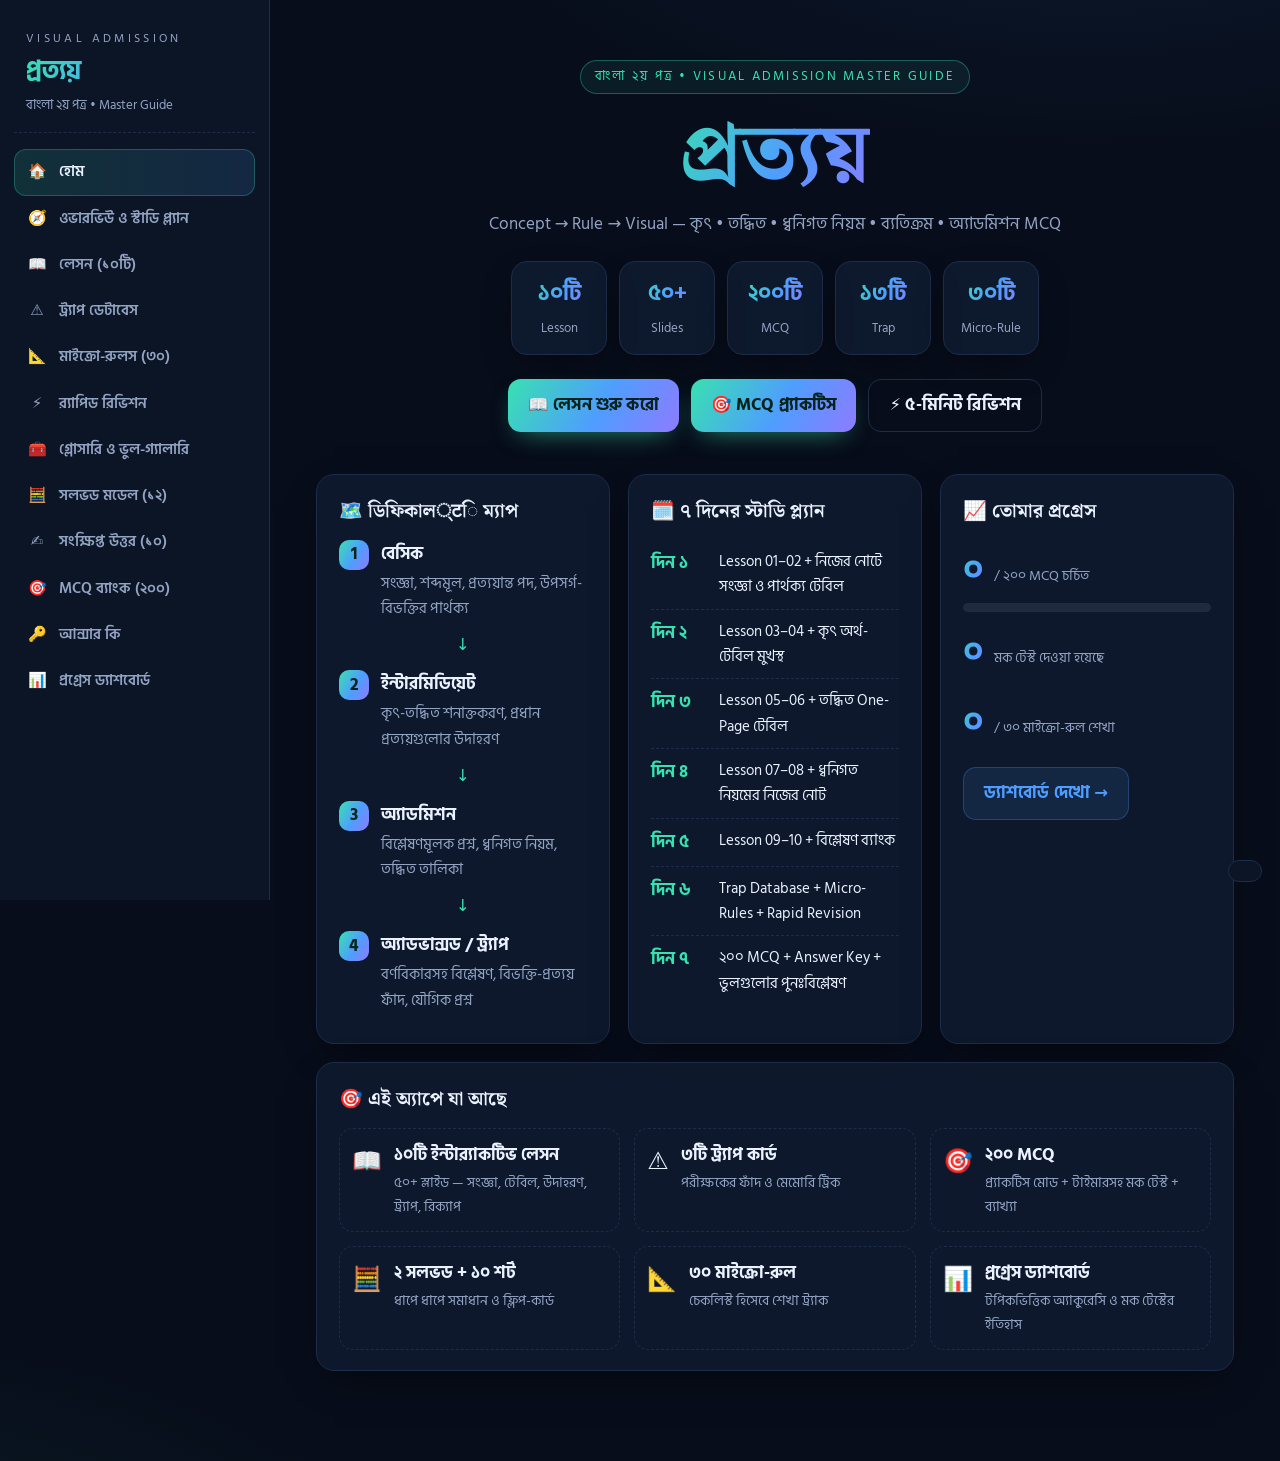
<file: courses/prottoy-master/index.html>
<!DOCTYPE html>
<html lang="bn" data-theme="dark">
<head>
<meta charset="UTF-8">
<meta name="viewport" content="width=device-width, initial-scale=1">
<title>প্রত্যয় • Visual Admission Master Guide — Interactive</title>
<link rel="icon" href="data:image/svg+xml,<svg xmlns='http://www.w3.org/2000/svg' viewBox='0 0 100 100'><text y='.9em' font-size='90'>📖</text></svg>">
<link rel="preconnect" href="https://fonts.googleapis.com">
<link rel="preconnect" href="https://fonts.gstatic.com" crossorigin>
<link href="https://fonts.googleapis.com/css2?family=Hind+Siliguri:wght@400;500;600;700&family=Noto+Serif+Bengali:wght@600;700;800&display=swap" rel="stylesheet">
<style>
/* ============================================================
   প্রত্যয় • Visual Admission Master Guide — premium UI
   ============================================================ */
:root{
  --bg:#070d1a; --bg2:#0b1526; --card:#101c31cc; --card-b:#1d2c47;
  --ink:#eaf1ff; --mut:#93a4c3; --acc:#38e1b0; --acc2:#4f9dff; --acc3:#ffb454;
  --good:#2fe6a0; --bad:#ff5d7a; --warn:#ffb454;
  --grad:linear-gradient(120deg,#38e1b0,#4f9dff 55%,#8f7bff);
  --shadow:0 14px 40px -18px #000c;
  --r:18px;
}
[data-theme="light"]{
  --bg:#f2f6fb; --bg2:#ffffff; --card:#ffffffe6; --card-b:#dbe6f4;
  --ink:#122036; --mut:#5b6d8a; --acc:#0c9d7a; --acc2:#1f6fe0; --acc3:#d97b12;
  --good:#0c9d6e; --bad:#e0345c; --warn:#c77a10;
  --shadow:0 14px 34px -20px #1c3a6b40;
}
*{box-sizing:border-box; -webkit-tap-highlight-color:transparent}
html{scroll-behavior:smooth}
body{
  margin:0; background:var(--bg); color:var(--ink);
  font-family:'Hind Siliguri','Noto Sans Bengali','Vrinda','Shonar Bangla',system-ui,sans-serif;
  font-size:16.5px; line-height:1.75;
  background-image:radial-gradient(1100px 500px at 85% -10%, #4f9dff18, transparent 60%),
                   radial-gradient(900px 460px at -10% 110%, #38e1b014, transparent 60%);
  min-height:100vh;
}
h1,h2,h3,h4,.stag,.lno{font-family:'Noto Serif Bengali','Hind Siliguri',serif}
button{font:inherit; color:inherit; cursor:pointer}
::selection{background:#38e1b055}

/* ---------- layout ---------- */
.shell{display:flex; min-height:100vh}
#side{
  width:270px; flex:0 0 270px; padding:22px 14px; position:sticky; top:0; height:100vh; overflow-y:auto;
  background:var(--bg2); border-right:1px solid var(--card-b);
  display:flex; flex-direction:column; gap:4px; z-index:40;
}
.brand{padding:6px 12px 16px; border-bottom:1px dashed var(--card-b); margin-bottom:12px}
.brand .b1{font-size:12px; letter-spacing:.28em; color:var(--mut); text-transform:uppercase}
.brand .b2{font-size:26px; font-weight:800; background:var(--grad); -webkit-background-clip:text; background-clip:text; color:transparent}
.brand .b3{font-size:12.5px; color:var(--mut)}
.nvi{display:flex; gap:11px; align-items:center; width:100%; text-align:left; border:0; background:transparent;
  padding:10px 12px; border-radius:12px; color:var(--mut); font-weight:600; font-size:15px; transition:.18s}
.nvi .ic{width:22px; text-align:center}
.nvi:hover{background:#ffffff10; color:var(--ink)}
.nvi.on{background:linear-gradient(90deg,#38e1b022,#4f9dff22); color:var(--ink); box-shadow:inset 0 0 0 1px #38e1b044}
#main{flex:1; min-width:0; padding:26px clamp(14px,4vw,46px) 90px}
.topbar{display:none; position:sticky; top:0; z-index:50; background:var(--bg2); border-bottom:1px solid var(--card-b);
  padding:10px 14px; align-items:center; gap:10px; justify-content:space-between}
#burger{border:1px solid var(--card-b); background:var(--card); border-radius:10px; padding:6px 10px; font-size:18px}
#theme-btn{border:1px solid var(--card-b); background:var(--card); border-radius:10px; padding:6px 10px; font-size:16px}
.tb-title{font-weight:800; background:var(--grad); -webkit-background-clip:text; background-clip:text; color:transparent}
.themer{position:fixed; right:18px; bottom:18px; z-index:60}
.themer button{border:1px solid var(--card-b); background:var(--bg2); border-radius:999px; padding:10px 16px; box-shadow:var(--shadow); font-size:16px}

/* ---------- hero ---------- */
.hero{padding:34px 8px 26px; text-align:center}
.hero-badge{display:inline-block; font-size:12.5px; letter-spacing:.18em; color:var(--acc); border:1px solid #38e1b055; padding:5px 14px; border-radius:999px; background:#38e1b012}
.hero h1{font-size:clamp(44px,7vw,84px); margin:14px 0 6px; line-height:1.15}
.grad{background:var(--grad); -webkit-background-clip:text; background-clip:text; color:transparent}
.tag{color:var(--mut); max-width:760px; margin:6px auto 22px}
.statrow{display:flex; gap:12px; justify-content:center; flex-wrap:wrap; margin:10px 0 24px}
.stat{min-width:96px; padding:12px 16px; border-radius:16px; background:var(--card); border:1px solid var(--card-b); box-shadow:var(--shadow)}
.stat b{display:block; font-size:22px; background:var(--grad); -webkit-background-clip:text; background-clip:text; color:transparent}
.stat span{font-size:12.5px; color:var(--mut)}
.cta{display:flex; gap:12px; justify-content:center; flex-wrap:wrap}

/* ---------- buttons ---------- */
.btn{border:0; border-radius:13px; padding:11px 20px; font-weight:700; transition:.18s; letter-spacing:.01em}
.btn.primary{background:var(--grad); color:#04231b; box-shadow:0 10px 26px -12px #38e1b0aa}
[data-theme="light"] .btn.primary{color:#fff}
.btn.primary:hover{transform:translateY(-2px)}
.btn.ghost{background:transparent; border:1px solid var(--card-b); color:var(--ink)}
.btn.ghost:hover{border-color:var(--acc)}
.btn.soft{background:#4f9dff1c; color:var(--acc2); border:1px solid #4f9dff44}
.btn:disabled{opacity:.45; cursor:not-allowed; transform:none}

/* ---------- cards & grids ---------- */
.card{background:var(--card); border:1px solid var(--card-b); border-radius:var(--r); padding:20px 22px; box-shadow:var(--shadow); backdrop-filter:blur(8px); margin-top:16px}
.card h3{margin:0 0 12px; font-size:19px}
.grid2{display:grid; grid-template-columns:repeat(auto-fit,minmax(330px,1fr)); gap:0 18px}
.grid3{display:grid; grid-template-columns:repeat(auto-fit,minmax(280px,1fr)); gap:0 18px}
.txt{color:var(--ink)}
.sub{color:var(--mut)}
.vt{margin:26px 0 6px; font-size:26px}
.lst{margin:6px 0; padding-left:4px; list-style:none}
.lst li{padding:7px 0 7px 26px; position:relative}
.lst li::before{content:'▸'; position:absolute; left:4px; color:var(--acc)}

/* difficulty / plan / features */
.dstep{display:flex; gap:12px; align-items:flex-start; margin:10px 0}
.dnum{flex:0 0 30px; height:30px; display:grid; place-items:center; border-radius:10px; background:var(--grad); color:#04231b; font-weight:800}
[data-theme="light"] .dnum{color:#fff}
.dstep p{margin:2px 0 0; color:var(--mut); font-size:14.5px}
.darr{color:var(--acc); text-align:center; margin:2px 0}
.plan{display:flex; gap:12px; padding:9px 0; border-bottom:1px dashed var(--card-b)}
.plan:last-child{border:0}
.plan b{flex:0 0 56px; color:var(--acc)}
.plan span{font-size:14.5px}
.bigstat{display:flex; align-items:baseline; gap:10px; margin:10px 0 4px}
.bigstat b{font-size:34px; background:var(--grad); -webkit-background-clip:text; background-clip:text; color:transparent}
.bigstat span{color:var(--mut); font-size:14px}
.bar{height:9px; border-radius:99px; background:#ffffff14; overflow:hidden; border:1px solid var(--card-b)}
[data-theme="light"] .bar{background:#0b152612}
.bar i{display:block; height:100%; background:var(--grad); border-radius:99px; transition:width .5s}
.feat{display:grid; grid-template-columns:repeat(auto-fit,minmax(240px,1fr)); gap:14px}
.feat-i{display:flex; gap:12px; padding:12px; border:1px dashed var(--card-b); border-radius:14px}
.feat-i span{font-size:24px}
.feat-i p{margin:2px 0 0; color:var(--mut); font-size:13.5px}

/* tables */
.tblwrap{overflow-x:auto; border-radius:12px; border:1px solid var(--card-b)}
table{width:100%; border-collapse:collapse; font-size:15px; min-width:430px}
th{background:linear-gradient(90deg,#0e3f38,#11485a); color:#eafff7; text-align:left; padding:10px 14px; font-weight:700}
[data-theme="light"] th{background:linear-gradient(90deg,#0f766e,#155e75)}
td{padding:9px 14px; border-top:1px solid var(--card-b); vertical-align:top}
tbody tr:nth-child(odd){background:#ffffff07}
[data-theme="light"] tbody tr:nth-child(odd){background:#0b152607}

/* slide blocks */
.slide{background:var(--card); border:1px solid var(--card-b); border-radius:20px; padding:24px; box-shadow:var(--shadow); animation:up .35s ease}
@keyframes up{from{opacity:0; transform:translateY(14px)}to{opacity:1; transform:none}}
.stag{display:inline-block; margin-bottom:16px; padding:7px 16px; border-radius:999px; background:#38e1b01a; border:1px solid #38e1b055; color:var(--acc); font-weight:800; font-size:14.5px}
.stag.recap{background:#8f7bff1a; border-color:#8f7bff66; color:#b7a8ff}
[data-theme="light"] .stag.recap{color:#6d4fe0}
.membox{margin:14px 0; padding:12px 16px; border-radius:14px; background:#ffb4541a; border-left:4px solid var(--warn); font-weight:600}
.defbox,.infobox,.rulebox{border-radius:14px; padding:14px 18px; margin:12px 0}
.defbox{background:#4f9dff14; border-left:4px solid var(--acc2)}
.infobox{background:#4f9dff10; border-left:4px solid var(--acc2)}
.rulebox{background:#8f7bff14; border-left:4px solid #8f7bff}
.defbox h4{margin:0 0 4px; color:var(--acc2)}
.rulebox h4{margin:0 0 4px; color:#b7a8ff}
[data-theme="light"] .rulebox h4{color:#6d4fe0}
.flow{display:flex; flex-direction:column; gap:2px; margin:14px 0; align-items:flex-start}
.fl{background:#38e1b012; border:1px solid #38e1b044; padding:8px 16px; border-radius:12px; font-weight:600}
.fa{color:var(--acc); padding-left:22px}
.wr{display:grid; grid-template-columns:1fr 1fr; gap:10px; margin:12px 0}
.wr-w,.wr-r{padding:10px 14px; border-radius:12px; font-weight:600; font-size:15px}
.wr-w{background:#ff5d7a18; border:1px solid #ff5d7a55}
.wr-r{background:#2fe6a018; border:1px solid #2fe6a055}
.why{color:var(--mut); font-size:15px}
.ex{border-radius:14px; padding:14px 18px; margin:12px 0; border-left:4px solid}
.ex h5{margin:0 0 8px; letter-spacing:.06em}
.ex-e{background:#2fe6a010; border-color:var(--good)} .ex-e h5{color:var(--good)}
.ex-a{background:#4f9dff12; border-color:var(--acc2)} .ex-a h5{color:var(--acc2)}
.ex-t{background:#ff5d7a10; border-color:var(--bad)} .ex-t h5{color:var(--bad)}
.ex-w{background:#8f7bff12; border-color:#8f7bff} .ex-w h5{color:#b7a8ff}
.exl{border-left:2px solid var(--card-b); margin:6px 0; padding:4px 12px; color:var(--ink)}
.trapbox{border:1px solid #ff5d7a55; background:#ff5d7a0d; border-radius:16px; padding:16px 20px; margin:14px 0}
.trapbox h5{margin:0 0 8px; color:var(--bad); letter-spacing:.08em}
.trapbox p{margin:6px 0}
.trick{color:var(--acc3)}
.qas{display:grid; gap:8px; margin-top:10px}
.qa{border:1px solid var(--card-b); border-radius:12px; padding:10px 14px; background:#ffffff06}
.qa summary{cursor:pointer; font-weight:600}
.qa .qn{color:var(--acc2)}
.qa-a{margin-top:8px; padding:10px 14px; border-radius:10px; background:#2fe6a014; border:1px solid #2fe6a044}

/* lessons */
.lgrid{display:grid; grid-template-columns:repeat(auto-fill,minmax(270px,1fr)); gap:14px; margin-top:14px}
.lcard{text-align:left; background:var(--card); border:1px solid var(--card-b); border-radius:16px; padding:18px; transition:.2s; box-shadow:var(--shadow)}
.lcard:hover{transform:translateY(-3px); border-color:#38e1b066}
.lno{display:inline-block; font-size:11.5px; letter-spacing:.22em; color:var(--acc); margin-bottom:8px; font-weight:800}
.lcard b{font-size:16.5px; display:block; line-height:1.5}
.lcard p{color:var(--mut); font-size:13.5px; margin:6px 0 10px}
.lmeta{font-size:12.5px; color:var(--acc2); border:1px dashed #4f9dff66; padding:3px 10px; border-radius:99px}
.ltop{display:flex; align-items:center; gap:14px; flex-wrap:wrap}
.ltitle{flex:1; min-width:200px}
.ltitle b{font-size:19px}
.slideno{color:var(--mut); font-weight:700}
.dots{display:flex; gap:7px; margin:14px 2px; flex-wrap:wrap}
.dot{width:11px; height:11px; border-radius:99px; border:0; background:#ffffff22; transition:.2s}
[data-theme="light"] .dot{background:#0b152622}
.dot.on{width:26px; background:var(--grad)}
.lnav{display:flex; justify-content:space-between; margin-top:16px; gap:10px}

/* traps */
.tgrid{display:grid; grid-template-columns:repeat(auto-fill,minmax(300px,1fr)); gap:14px; margin-top:12px}
.tcard{background:var(--card); border:1px solid #ff5d7a44; border-radius:16px; padding:16px 18px; box-shadow:var(--shadow)}
.tcard summary{cursor:pointer; list-style:none}
.tcard summary::-webkit-details-marker{display:none}
.tno{display:inline-block; color:var(--bad); font-weight:800; letter-spacing:.1em; font-size:12px; margin-bottom:6px}
.tcard p{margin:8px 0; font-size:15px}
.tcard[open]{border-color:var(--bad)}

/* rules */
.barhead{display:flex; align-items:center; gap:14px; margin:12px 0}
.barhead .bar{flex:1}
.rlist{display:grid; gap:8px}
.rrow{display:flex; gap:12px; align-items:flex-start; background:var(--card); border:1px solid var(--card-b); padding:12px 16px; border-radius:14px; cursor:pointer; transition:.15s}
.rrow:hover{border-color:#38e1b055}
.rrow input{accent-color:var(--acc); width:18px; height:18px; margin-top:4px}
.rrow .rn{flex:0 0 30px; color:var(--acc2); font-weight:800}
.rrow.ok{border-color:#2fe6a066; background:#2fe6a00d}
.rrow.ok span:last-child{color:var(--mut); text-decoration:line-through}

/* revision */
.rap{padding:10px 2px; border-bottom:1px dashed var(--card-b)}
.rap:last-child{border:0}
.rap b{color:var(--acc)}
.mmap{margin-top:14px}
.mroot{width:max-content; margin:0 auto; padding:12px 34px; border-radius:999px; background:var(--grad); color:#04231b; font-weight:900; font-size:22px; font-family:'Noto Serif Bengali',serif}
[data-theme="light"] .mroot{color:#fff}
.mbranches{display:grid; grid-template-columns:repeat(auto-fit,minmax(230px,1fr)); gap:14px; margin-top:22px; position:relative}
.mbr{background:var(--card); border:1px solid var(--card-b); border-radius:16px; padding:14px; box-shadow:var(--shadow)}
.mbr h4{margin:0 0 10px; color:var(--acc2)}
.mi{background:#4f9dff10; border:1px dashed #4f9dff44; margin:6px 0; padding:6px 12px; border-radius:10px; font-size:14.5px}
.chips{display:flex; flex-wrap:wrap; gap:8px}
.chip{font-size:12.5px; padding:4px 12px; border-radius:999px; border:1px solid var(--card-b); background:#ffffff0a; font-weight:700}
.trapchip{border-color:#ff5d7a66; color:var(--bad)}
.dhonichip{border-color:#4f9dff66; color:var(--acc2)}

/* glossary */
.ggrid{display:grid; grid-template-columns:repeat(auto-fill,minmax(250px,1fr)); gap:12px; margin-top:12px}
.gcard{background:var(--card); border:1px solid var(--card-b); border-radius:14px; padding:14px 16px}
.gcard b{color:var(--acc)}
.gcard p{margin:4px 0 0; font-size:14.5px; color:var(--mut)}

/* solved / shorts */
.sv .svhead{display:flex; gap:12px; align-items:flex-start}
.svid{flex:0 0 auto; background:var(--grad); color:#04231b; font-weight:900; padding:3px 12px; border-radius:10px; font-size:13px}
[data-theme="light"] .svid{color:#fff}
.sv details{margin-top:6px}
.sv summary{cursor:pointer; color:var(--acc2); font-weight:700}
.steps{color:var(--mut); margin:10px 0}
.ansline{font-weight:900; color:var(--good); font-size:18px}
.opt.good{border-color:var(--good) !important; background:#2fe6a01c !important}
.sgrid{display:grid; grid-template-columns:repeat(auto-fill,minmax(280px,1fr)); gap:14px; margin-top:12px}
.fcard{perspective:900px; min-height:190px; cursor:pointer}
.ff{border-radius:16px; padding:18px; backface-visibility:hidden; transition:transform .5s; position:absolute; inset:0; box-shadow:var(--shadow)}
.fcard{position:relative}
.front{background:var(--card); border:1px solid var(--card-b); display:flex; flex-direction:column; gap:10px}
.front b{font-size:17px}
.fno{color:var(--acc); font-weight:800; font-size:12.5px; letter-spacing:.12em}
.hint{margin-top:auto; color:var(--mut); font-size:12.5px}
.back{background:linear-gradient(140deg,#0e3f38,#11485a); border:1px solid #38e1b055; transform:rotateY(180deg); overflow:auto}
[data-theme="light"] .back{background:linear-gradient(140deg,#0f766e,#155e75); color:#fff}
.fcard.flip .front{transform:rotateY(180deg)}
.fcard.flip .back{transform:rotateY(0)}

/* quiz */
.mode{text-align:center; display:flex; flex-direction:column; gap:10px; align-items:center}
.mico{font-size:34px}
.mode p{color:var(--mut); font-size:14.5px; margin:0; flex:1}
.setup{max-width:560px}
.frow{display:flex; gap:12px; align-items:center; margin:10px 0}
.frow label{flex:0 0 90px; color:var(--mut); font-weight:700}
.frow select{flex:1; background:var(--bg2); color:var(--ink); border:1px solid var(--card-b); border-radius:10px; padding:9px 12px; font:inherit}
.qtop{display:flex; gap:8px; align-items:center; flex-wrap:wrap; margin-top:18px}
.qcount{font-weight:800}
.lv-basic{border-color:#2fe6a066; color:var(--good)}
.lv-intermediate{border-color:#ffb45466; color:var(--warn)}
.lv-admission{border-color:#4f9dff66; color:var(--acc2)}
.lv-trap{border-color:#ff5d7a66; color:var(--bad)}
.cat{border-color:#8f7bff55; color:#b7a8ff}
[data-theme="light"] .cat{color:#6d4fe0}
.extra{border-color:#ffb45466; color:var(--warn)}
.guide{border-color:#2fe6a066; color:var(--good)}
.mkbtn{margin-left:auto; border:1px solid var(--card-b); background:var(--card); border-radius:10px; padding:5px 10px}
.mkbtn.on{border-color:var(--acc3); background:#ffb45422}
.timer{font-weight:900; color:var(--acc2); background:#4f9dff18; padding:4px 12px; border-radius:10px; border:1px solid #4f9dff55}
.timer.low{color:var(--bad); border-color:var(--bad); animation:pulse 1s infinite}
@keyframes pulse{50%{opacity:.55}}
.qcard{background:var(--card); border:1px solid var(--card-b); border-radius:20px; padding:22px; box-shadow:var(--shadow); margin-top:8px; animation:up .3s ease}
.qtxt{font-size:19px; font-weight:700; margin:4px 0 16px; line-height:1.7}
.opts{display:grid; gap:10px}
.opt{display:flex; gap:12px; align-items:center; text-align:left; background:var(--bg2); border:1.5px solid var(--card-b); border-radius:14px; padding:12px 16px; transition:.15s; font-size:16px}
.opt:hover{border-color:var(--acc); transform:translateX(3px)}
.opt .ol{flex:0 0 30px; height:30px; display:grid; place-items:center; border-radius:9px; background:var(--grad); color:#04231b; font-weight:900}
[data-theme="light"] .opt .ol{color:#fff}
.opt.sel{border-color:var(--acc2); background:#4f9dff14}
.opt.bad{border-color:var(--bad); background:#ff5d7a14}
.expl{margin-top:16px; border-radius:14px; padding:14px 18px; animation:up .3s ease}
.expl.good{background:#2fe6a014; border:1px solid #2fe6a055}
.expl.bad{background:#ff5d7a12; border:1px solid #ff5d7a55}
.expl p{margin:8px 0 0; color:var(--mut)}
.qnav{display:flex; justify-content:flex-end; gap:10px; margin-top:16px}
.pal{display:flex; flex-wrap:wrap; gap:7px; margin-top:18px; align-items:center}
.pal-b{width:38px; height:38px; border-radius:10px; border:1px solid var(--card-b); background:var(--card); font-weight:700}
.pal-b.done{border-color:var(--acc); color:var(--acc)}
.pal-b.cur{background:var(--grad); color:#04231b; border:0}
[data-theme="light"] .pal-b.cur{color:#fff}

/* results */
.res{text-align:center}
.gauge{width:190px; margin:8px auto}
.gbg{fill:none; stroke:#ffffff18; stroke-width:10}
[data-theme="light"] .gbg{stroke:#0b152618}
.gfg{fill:none; stroke:url(#g1); stroke:var(--acc); stroke-width:10; stroke-linecap:round; transform:rotate(-90deg); transform-origin:60px 60px; transition:stroke-dasharray .8s}
.gauge text{fill:var(--ink); font-size:26px; font-weight:900; text-anchor:middle; font-family:'Hind Siliguri',sans-serif}
.gsub{font-size:13px !important; fill:var(--mut) !important}
.resmsg{color:var(--mut); font-weight:600}
.rv{margin-top:12px}
.rv.ok{border-color:#2fe6a055}
.rv.no{border-color:#ff5d7a55}
.rvh{display:flex; justify-content:space-between; gap:12px; font-weight:700}
.tick{color:var(--good); font-size:20px}
.cross{color:var(--bad); font-size:20px}
.mini{margin:6px 0; font-size:14.5px; color:var(--mut)}
.good-t{color:var(--good)} .bad-t{color:var(--bad)}

/* key */
.keygrid{display:grid; grid-template-columns:repeat(auto-fill,minmax(74px,1fr)); gap:8px; margin-top:14px}
.key-i{display:flex; justify-content:space-between; align-items:center; background:var(--card); border:1px solid var(--card-b); border-radius:10px; padding:6px 12px; font-size:14px}
.key-i b{color:var(--acc); font-size:16px}

/* stats */
.catrow{display:grid; grid-template-columns:130px 1fr 44px; gap:10px; align-items:center; margin:9px 0; font-size:14.5px}
.catrow em{color:var(--acc); font-style:normal; font-weight:800}
.examrow{display:flex; justify-content:space-between; padding:9px 0; border-bottom:1px dashed var(--card-b); font-size:15px}
.examrow em{color:var(--acc); font-style:normal; font-weight:800}

/* responsive */
@media (max-width: 980px){
  #side{position:fixed; left:0; top:0; transform:translateX(-105%); transition:.25s; box-shadow:var(--shadow)}
  #side.open{transform:none}
  .topbar{display:flex}
  .themer{display:none}
  .wr{grid-template-columns:1fr}
}
@media (min-width: 981px){ .topbar{display:none} }

</style>
</head>
<body>
  <div class="topbar">
    <button id="burger" aria-label="মেনু">☰</button>
    <span class="tb-title">প্রত্যয় • Master Guide</span>
    <button id="theme-btn-tb" aria-label="থিম">☀️</button>
  </div>
  <div class="shell">
    <aside id="side">
      <div class="brand">
        <div class="b1">VISUAL ADMISSION</div>
        <div class="b2">প্রত্যয়</div>
        <div class="b3">বাংলা ২য় পত্র • Master Guide</div>
      </div>
      <nav id="nav"></nav>
    </aside>
    <main id="main"><div id="view"></div></main>
  </div>
  <div class="themer"><button id="theme-btn2"></button></div>
<script>
/* ============================================================
   প্রত্যয় • Visual Admission Master Guide — ডিজিটাল সংস্করণ
   Core content data (Overview + Lessons 01–05)
   ============================================================ */
window.G = window.G || {};

G.meta = {
  title: 'প্রত্যয়',
  brand: 'VISUAL ADMISSION MASTER GUIDE',
  subject: 'বাংলা ২য় পত্র',
  tagline: 'Concept → Rule → Visual',
  stats: [
    { n: '১০টি', l: 'Lesson' },
    { n: '৫০+', l: 'Slides' },
    { n: '২০০টি', l: 'MCQ' },
    { n: '১৩টি', l: 'Trap' },
    { n: '৩০টি', l: 'Micro-Rule' }
  ]
};

G.overview = [
  '‘প্রত্যয়’ হলো বাংলা ব্যাকরণের শব্দতত্ত্ব (রূপতত্ত্ব) অধ্যায়ের সবচেয়ে পরীক্ষাঘনি টপিকগুলোর একটি। শব্দ কীভাবে গঠিত হয়, শব্দমূলের সাথে কোন উপাদান যুক্ত হয়ে নতুন শব্দ তৈরি করে — এই অধ্যায়ের কেন্দ্রবিন্দু সেটাই।',
  'এই গাইড প্রত্যয়কে শূন্য থেকে অ্যাডমিশন লেভেল পর্যন্ত সাজানো হয়েছে: সংজ্ঞা → গঠনপ্রণালী → কৃৎ → তদ্ধিত → ধ্বনিগত নিয়ম → ব্যতিক্রম → ট্র্যাপ → MCQ।'
];

G.objectives = [
  'প্রত্যয়ের সংজ্ঞা, শব্দমূল ও প্রত্যয়ান্ত পদ — নিখুঁতভাবে শনাক্ত করা',
  'উপসর্গ, বিভক্তি ও প্রত্যয়ের পার্থক্য এক নজরে বোঝা',
  'কৃৎ প্রত্যয়ের অর্থভেদ (কর্তৃ/কর্ম/করণে/অধিকরণে/ভাব) ও উদাহরণ',
  'নামধাতু গঠনের নিয়ম',
  'তদ্ধিত প্রত্যয়ের পূর্ণ তালিকা ও অর্থভেদ',
  'ণত্ব-ষত্ব বিধান, বর্ণবিকার, বর্ণাধিক্য — ধ্বনিগত নিয়মসমূহ',
  'অ্যাডমিশন পরীক্ষার উঁচুসবুজ ট্র্যাপ ও ফাঁদ প্রশ্ন চেনা',
  '২০০টি অ্যাডমিশন-স্টাইল MCQ দিয়ে নিজেকে যাচাই করা'
];

G.why = [
  'প্রতি বছর বিভিন্ন বিশ্ববিদ্যালয় ভর্তি পরীক্ষায় (ঢাবি, চট্টগ্রাম-গুচ্ছ, জবি, রাবি ইত্যাদি) শব্দতত্ত্ব থেকে ২–৪টি প্রশ্ন সরাসরি প্রত্যয়-নির্ভর আসে।',
  '‘কোনটি তদ্ধিত প্রত্যয়?’, ‘কোনটি প্রত্যয়ান্ত পদ?’, ‘সঠিক বিশ্লেষণ কোনটি?’ — এই তিনটি প্যাটার্ন প্রায় প্রতিবারই আসে।',
  'প্রত্যয় জানা থাকলে সন্ধি, সমাস ও কারক অধ্যায়ও সহজ হয়ে যায় — কারণ শব্দ-বিশ্লেষণের ভিত এটিই।',
  'ভুল অপশনগুলো সবসময় একই ফাঁদ সাজানো হয় (উপসর্গকে প্রত্যয়, বিভক্তিকে প্রত্যয় দেখানো) — ফাঁদ চিনলে ১০ সেকেন্ডে উত্তর।'
];

G.difficulty = [
  { lvl: 'Basic', bn: 'বেসিক', desc: 'সংজ্ঞা, শব্দমূল, প্রত্যয়ান্ত পদ, উপসর্গ-বিভক্তির পার্থক্য' },
  { lvl: 'Intermediate', bn: 'ইন্টারমিডিয়েট', desc: 'কৃৎ-তদ্ধিত শনাক্তকরণ, প্রধান প্রত্যয়গুলোর উদাহরণ' },
  { lvl: 'Admission', bn: 'অ্যাডমিশন', desc: 'বিশ্লেষণমূলক প্রশ্ন, ধ্বনিগত নিয়ম, তদ্ধিত তালিকা' },
  { lvl: 'Advanced / Trap', bn: 'অ্যাডভান্সড / ট্র্যাপ', desc: 'বর্ণবিকারসহ বিশ্লেষণ, বিভক্তি-প্রত্যয় ফাঁদ, যৌগিক প্রশ্ন' }
];

G.prereq = [
  { term: 'শব্দমূল / ধাতু', desc: 'যে মূল অংশ থেকে শব্দ গঠিত হয়; যেমন: ‘বর্ষ’ (বৃষ্টির মূল), ‘লিখ্’ (লেখকের মূল)। ধাতু = ক্রিয়াবাচক মূল।' },
  { term: 'উপসর্গ', desc: 'শব্দমূলের আগে যুক্ত হয়ে অর্থের পরিবর্তন করে; যেমন: কু+বুদ্ধি = কুবুদ্ধি।' },
  { term: 'বিভক্তি', desc: 'শব্দের পর যুক্ত হয়ে কারক-সংখ্যা বোঝায়, নতুন শব্দ গঠন করে না; যেমন: ছাত্র+রা = ছাত্রেরা।' },
  { term: 'যুক্তাক্ষর ও বর্ণপরিচয়', desc: 'ণ-ন, ষ-স-শ, হ্রস্ব-দীর্ঘ চেনা — ধ্বনিগত নিয়ম বুঝতে লাগবে।' }
];

G.studyPlan = [
  { day: 'দিন ১', task: 'Lesson 01–02 + নিজের নোটে সংজ্ঞা ও পার্থক্য টেবিল' },
  { day: 'দিন ২', task: 'Lesson 03–04 + কৃৎ অর্থ-টেবিল মুখস্থ' },
  { day: 'দিন ৩', task: 'Lesson 05–06 + তদ্ধিত One-Page টেবিল' },
  { day: 'দিন ৪', task: 'Lesson 07–08 + ধ্বনিগত নিয়মের নিজের নোট' },
  { day: 'দিন ৫', task: 'Lesson 09–10 + বিশ্লেষণ ব্যাংক' },
  { day: 'দিন ৬', task: 'Trap Database + Micro-Rules + Rapid Revision' },
  { day: 'দিন ৭', task: '২০০ MCQ + Answer Key + ভুলগুলোর পুনঃবিশ্লেষণ' }
];

/* ---------------- LESSONS ---------------- */
G.lessons = [
  {
    no: 1, title: 'প্রত্যয় কী? — ভিত্তি ও গঠনকাঠামো',
    sub: 'সংজ্ঞা ও শনাক্তকরণ • প্রত্যয়ান্ত পদ • বিভক্তি-ফাঁদ',
    slides: [
      { tag: 'SLIDE 01', title: 'Introduction', blocks: [
        { t: 'p', text: 'বাংলা ও সংস্কৃত ব্যাকরণে শব্দ গঠনের তিনটি প্রধান উপাদান: উপসর্গ (সামনে), শব্দমূল/ধাতু (মাঝে), প্রত্যয় (পরে)। এই Lesson-এ আমরা প্রত্যয়ের সংজ্ঞা ও অবস্থান নিয়ে কাজ করব।' },
        { t: 'flow', items: ['উপসর্গ (অভি)', 'ধাতু / শব্দমূল (নী)', 'কৃৎ প্রত্যয় (তৃণ্)', 'বিভক্তি (রা)', 'সম্পূর্ণ পদ : অভিনীতারা'] },
        { t: 'mem', text: 'উপসর্গ আগে, প্রত্যয় পরে — মূল থাকে মাঝে।' }
      ]},
      { tag: 'SLIDE 02', title: 'Core Concept : সংজ্ঞা', blocks: [
        { t: 'def', term: 'প্রত্যয়', text: 'যে বিভক্ত (যোগ্য অংশ) শব্দমূল বা ধাতুর পরে যুক্ত হয়ে নতুন শব্দ গঠন করে, তাকে প্রত্যয় বলে।' },
        { t: 'ex', kind: 'easy', title: 'বৃষ্টি', lines: ['বর্ষ (ধাতু) + তি (প্রত্যয়)', '→ বৃষ্টি = প্রত্যয়ান্ত পদ'], why: '‘তি’ যুক্ত হয়ে নতুন শব্দ ‘বৃষ্টি’ তৈরি করেছে, তাই ‘তি’ প্রত্যয়।' },
        { t: 'ex', kind: 'easy', title: 'লেখক', lines: ['লিখ্ (ধাতু) + অক (প্রত্যয়)', '→ লেখক'], why: 'যে লেখে সে লেখক — ‘অক’ কর্তৃবাচক প্রত্যয়।' },
        { t: 'box', title: 'প্রত্যয়ান্ত পদ', text: 'শব্দমূল/ধাতুর সাথে প্রত্যয় যুক্ত হয়ে গঠিত সম্পূর্ণ শব্দকে প্রত্যয়ান্ত পদ বলে। যেমন: বৃষ্টি, লেখক, গমন।' }
      ]},
      { tag: 'SLIDE 03', title: 'Main Rule : শনাক্তকরণের ৩ শর্ত', blocks: [
        { t: 'rule', title: 'RULE — প্রত্যয় হবে কেন?', text: '১) এটি শব্দমূল/ধাতুর পরে বসবে ২) যুক্ত হয়ে নতুন শব্দ গঠন করবে ৩) প্রত্যয়টি নিজে আলাদা অর্থবোধক শব্দ নয়।' },
        { t: 'wr', wrong: 'ছাত্র+রা = ছাত্রেরা → ‘রা’ প্রত্যয়', right: 'ছাত্র+তা = ছাত্রতা → ‘তা’ প্রত্যয়', why: '‘রা’ নতুন শব্দ গঠন করে না, সংখ্যা বোঝায় → বিভক্তি। আর ‘তা’ নতুন শব্দ (ভাববাচক) গঠন করে → প্রত্যয়।' },
        { t: 'trap', no: '01', think: '‘রা, টা, টি, গুলা, গুলি’-কে প্রত্যয় ভাবা', real: 'এগুলো বিভক্তি (সংখ্যাবাচক/নির্দেশক), প্রত্যয় নয়', exam: '‘কোনটি প্রত্যয় নয়?’ — অপশনে ‘রা’ ঢুকিয়ে দেওয়া হয়', trick: 'নতুন শব্দ গড়ে কে? না-গড়লে বিভক্তি।' }
      ]},
      { tag: 'SLIDE 04', title: 'প্রত্যয়ের শ্রেণিবিভাগ (Overview)', blocks: [
        { t: 'flow', items: ['প্রত্যয়', '├─ কৃৎ প্রত্যয় (ধাতুর পর)', '└─ তদ্ধিত প্রত্যয় (শব্দের পর)'] },
        { t: 'table', head: ['শ্রেণি', 'কোথায় বসে', 'ফলাফল', 'উদাহরণ'], rows: [
          ['কৃৎ', 'ধাতুর পরে', 'ধাতু থেকে শব্দ', 'লিখ্+অক = লেখক'],
          ['তদ্ধিত', 'শব্দ/পদের পরে', 'শব্দ থেকে নতুন শব্দ', 'নেতা+ত্ব = নেতৃত্ব']
        ]},
        { t: 'p', text: 'উৎপত্তি অনুযায়ী আরও ভাগ: তৎসম প্রত্যয় (ত, অন), তদ্ভব প্রত্যয় (-আ, -আনি), দেশি প্রত্যয় (-আমি, -চে), বিদেশি প্রত্যয় (-খানা, -গের)।' }
      ]},
      { tag: 'SLIDE 05', title: 'Common Trap : প্রত্যয় বনাম অন্য উপাদান', blocks: [
        { t: 'table', head: ['বৈশিষ্ট্য', 'প্রত্যয়', 'বিভক্তি'], rows: [
          ['অবস্থান', 'শব্দমূলের পরে বসে', 'সম্পূর্ণ শব্দের পরে বসে'],
          ['নতুন শব্দ', 'গঠন করে', 'গঠন করে না'],
          ['অর্থ', 'পরিবর্তন/সম্প্রসারণ হয়', 'কারক, সংখ্যা, নির্দেশ বোঝায়'],
          ['উদাহরণ', 'ছাত্রতা, বৃষ্টি, নেতৃত্ব', 'ছাত্রেরা, বইটি, ঘর']
        ]},
        { t: 'p', text: '‘মানুষটি’-তে ‘টি’ বিভক্তি, কিন্তু ‘মানুষিক’-এ ‘ইক’ প্রত্যয়।' },
        { t: 'qa', items: [
          { q: '‘পাঠক’ শব্দে প্রত্যয় কোনটি?', a: 'অক (পঠ্+অক)' },
          { q: '‘বইগুলো’-তে ‘গুলো’ কী?', a: 'বিভক্তি (প্রত্যয় নয়)' },
          { q: '‘গমন’ কোন ধরনের পদ?', a: 'প্রত্যয়ান্ত পদ (গম্+অন)' }
        ]}
      ]},
      { tag: 'RECAP', title: 'Lesson 01 Recap', blocks: [
        { t: 'list', items: [
          'প্রত্যয় = মূলের পরে + নতুন শব্দ',
          'প্রত্যয়ান্ত পদ = মূল+প্রত্যয়',
          'রা/টা/টি/গুলা = বিভক্তি',
          'দুই শাখা: কৃৎ ও তদ্ধিত'
        ]},
        { t: 'mem', text: 'Lesson 01 শেষ — পরের Lesson-এ যাওয়ার আগে Recap মুখস্থ।' }
      ]}
    ]
  },
  {
    no: 2, title: 'উপসর্গ • বিভক্তি • প্রত্যয় — তুলনামূলক বিশ্লেষণ',
    sub: 'উপসর্গ রিভিউ • তিন-স্তম্ভ তুলনা • ফাঁদ চেনা',
    slides: [
      { tag: 'SLIDE 01', title: 'উপসর্গ মনে করে নিই', blocks: [
        { t: 'def', term: 'উপসর্গ', text: 'শব্দমূল/ধাতুর আগে যুক্ত হয়ে তার অর্থের পরিবর্তন বা বৈশিষ্ট্য আনে; যেমন: প্র+স্তুত = প্রস্তুত, দুর্+দিন = দুর্দিন।' },
        { t: 'p', text: 'অ-, অন-, কু-, দুর্-, প্র-, বি-, নি-, পরা-, অভি, উপ, সম্, সম্যক্, আ-, উৎ- ইত্যাদি সাধারণ উপসর্গ। উপসর্গ কখনো শব্দের পেছনে বসে না — এটাই প্রত্যয়ের সাথে মূল পার্থক্য।' },
        { t: 'ex', kind: 'adm', title: 'পরাক্রম', lines: ['পরা (উপসর্গ) + ক্রম (শব্দমূল)', 'এখানে প্রত্যয় নেই'], why: 'উপসর্গভাগে গঠিত শব্দ — প্রত্যয়ান্ত পদ নয়।' }
      ]},
      { tag: 'SLIDE 02', title: 'তিন-স্তম্ভ তুলনা', blocks: [
        { t: 'table', head: ['বৈশিষ্ট্য', 'উপসর্গ', 'প্রত্যয়', 'বিভক্তি'], rows: [
          ['অবস্থান', 'মূলের আগে', 'মূলের পরে', 'শব্দের শেষে'],
          ['নতুন শব্দ গঠন', 'করে (অর্থ বদলে)', 'করে', 'করে না'],
          ['কাজ', 'অর্থের বৈশিষ্ট্য', 'শব্দ গঠন', 'কারক/সংখ্যা বোধ'],
          ['উদাহরণ', 'কুবুদ্ধি', 'বুদ্ধিতা', 'বুদ্ধিমানেরা? (এর = বিভক্তি)']
        ]},
        { t: 'mem', text: 'আগে উপসর্গ, পরে প্রত্যয়, শেষে বিভক্তি — নতুন শব্দ গড়ে কেবল প্রথম দুটি।' }
      ]},
      { tag: 'SLIDE 03', title: 'Example : এক শব্দে তিন রূপ', blocks: [
        { t: 'flow', items: ['নির্+ভয় = নির্ভয় (উপসর্গ)', 'ভয়+অক? নয়; ভয়+আতুর? — সমাস', 'ভয়+হীন = ভয়হীন (তদ্ধিত প্রত্যয়)', 'ভয়ের (এর = বিভক্তি)'] },
        { t: 'ex', kind: 'trap', title: 'নির্ভয়', lines: ['নির্ = উপসর্গ', 'ভয় = শব্দমূল', 'প্রত্যয় নেই!'], why: 'প্রশ্নে ‘নির্ভয়’ দেখিয়ে ‘নির্’-কে প্রত্যয় বলা ফাঁদ — এটি উপসর্গ।' }
      ]},
      { tag: 'SLIDE 04', title: 'Quick Practice + Trap', blocks: [
        { t: 'qa', items: [
          { q: '‘অসভ্য’-এ ‘অ’ কী?', a: 'উপসর্গ' },
          { q: '‘সভ্যতা’-তে ‘তা’ কী?', a: 'তদ্ধিত প্রত্যয়' },
          { q: '‘সভ্যরা’-তে ‘রা’ কী?', a: 'বিভক্তি' },
          { q: '‘দুর্ভিক্ষ’-এ ‘দুর্’ কী?', a: 'উপসর্গ' }
        ]},
        { t: 'trap', no: '02', think: 'উপসর্গকে প্রত্যয় হিসেবে চিহ্নিত করা', real: 'উপসর্গ সবসময় মূলের আগে; প্রত্যয় সবসময় পরে', exam: '‘কোনটি প্রত্যয়?’ অপশনে ‘অভি’, ‘দুর্’, ‘প্র’ ঢোকানো হয়', trick: 'অবস্থান দেখো: আগে হলে উপসর্গ।' }
      ]},
      { tag: 'RECAP', title: 'Lesson 02 Recap', blocks: [
        { t: 'list', items: [
          'উপসর্গ আগে বসে',
          'বিভক্তি নতুন শব্দ গড়ে না',
          'নির্ভয়/পরাক্রম = উপসর্গভাগ',
          'অবস্থানই প্রথম সিগন্যাল'
        ]},
        { t: 'mem', text: 'Lesson 02 শেষ — পরের Lesson-এ যাওয়ার আগে Recap মুখস্থ।' }
      ]}
    ]
  },
  {
    no: 3, title: 'কৃৎ প্রত্যয় — ১ : অর্থভেদ ও প্রধান প্রত্যয়',
    sub: 'কৃৎ-এর ৫ অর্থ • প্রধান প্রত্যয় • দর্শন-ট্র্যাপ',
    slides: [
      { tag: 'SLIDE 01', title: 'কৃৎ প্রত্যয়ের সংজ্ঞা', blocks: [
        { t: 'def', term: 'কৃৎ প্রত্যয়', text: 'ধাতুর পরে যে প্রত্যয় যুক্ত হয়ে শব্দ গঠন করে, তাকে কৃৎ প্রত্যয় বলে। যেমন: গম্+অন = গমন।' },
        { t: 'list', items: ['ধাতু + কৃৎ প্রত্যয় = কৃদন্ত/কৃৎসিদ্ধ শব্দ', 'যেমন: পঠ্ + অক = পাঠক'] }
      ]},
      { tag: 'SLIDE 02', title: 'অর্থভেদে কৃৎ প্রত্যয় (৫ ভাগ)', blocks: [
        { t: 'table', head: ['অর্থ', 'প্রত্যয়', 'উদাহরণ', 'সহজ অর্থ'], rows: [
          ['কর্তৃবাচক', 'অক, তৃণ্', 'লেখক, পাঠক, কর্তা', 'যে করে'],
          ['কর্মবাচক', 'ত, অনীয়, তব্য', 'কৃত, জিত, পানীয়, কর্তব্য', 'যা করা হয়/কর্ম'],
          ['করণবাচক', 'অন, ট', 'চরণ, শ্রবণ', 'যা দিয়ে করা হয়'],
          ['অধিকরণবাচক', 'অন, অত', 'স্থান, বসত', 'যেখানে হয়'],
          ['ভাববাচক', 'অন, তি, আ', 'গমন, দর্শন, কৃতি, পূজা', 'কর্মের ভাব']
        ]},
        { t: 'mem', text: 'কর্তা করে, কর্ম হয়, করণে দিয়ে, অধিকরণে স্থান, ভাব-এ থাকে নাম।' }
      ]},
      { tag: 'SLIDE 03', title: 'Example ও বিশ্লেষণ', blocks: [
        { t: 'ex', kind: 'easy', title: 'পানীয়', lines: ['পা (ধাতু) + অনীয় (প্রত্যয়)', '→ যা পান করার যোগ্য'], why: 'কর্মবাচক — কর্মের যোগ্যতা বোঝাচ্ছে।' },
        { t: 'ex', kind: 'adm', title: 'বসত', lines: ['বস্ (ধাতু) + অত (প্রত্যয়)', '→ যেখানে বসবাস করা যায়'], why: 'অধিকরণবাচক — স্থান অর্থ।' },
        { t: 'ex', kind: 'trap', title: 'দর্শন', lines: ['দৃশ্ + অন', '→ ভাববাচক (দেখার ভাব/প্রক্রিয়া)'], why: '‘দর্শন’-কে করণে ভাবা ভুল (চোখ অর্থে ব্যবহারিক, কিন্তু ব্যাকরণে ভাব)।' }
      ]},
      { tag: 'SLIDE 04', title: 'Common Trap', blocks: [
        { t: 'trap', no: '03', think: '‘চরণ’-কে অধিকরণবাচক ভাবা', real: 'চরণ = চর্+অন = করণবাচক (যা দিয়ে চলা যায়)', exam: 'অর্থভেদ জিজ্ঞেস করে ফাঁদ পাতা হয়', trick: 'পা = চলা-র উপকরণ → করণে।' },
        { t: 'wr', wrong: 'গমন = কর্তৃবাচক', right: 'গমন = ভাববাচক (গম্+অন)', why: 'যাওয়ার ভাব/প্রক্রিয়া বোঝায়, কোনো কর্তা নয়।' }
      ]},
      { tag: 'SLIDE 05', title: 'Quick Practice', blocks: [
        { t: 'qa', items: [
          { q: '‘স্থান’ কোন অর্থের কৃৎ?', a: 'অধিকরণবাচক (স্থা+অন)' },
          { q: '‘জিত’ কোন অর্থের কৃৎ?', a: 'কর্মবাচক (জি+ত)' },
          { q: '‘কর্তা’ কোন প্রত্যয়?', a: 'তৃণ্ (কৃ+তৃণ্)' },
          { q: '‘কৃত’-এর প্রত্যয়?', a: 'ত (কৃ+ত)' }
        ]}
      ]},
      { tag: 'RECAP', title: 'Lesson 03 Recap', blocks: [
        { t: 'list', items: [
          'কৃৎ অর্থ ৫ ভাগ: কর্তৃ/কর্ম/করণে/অধিকরণে/ভাব',
          'লেখক-পাঠক কর্তৃ; কৃত-জিত কর্ম',
          'স্থান-বসত অধিকরণ; গমন-দর্শন ভাব',
          'চরণ করণে'
        ]},
        { t: 'mem', text: 'Lesson 03 শেষ — পরের Lesson-এ যাওয়ার আগে Recap মুখস্থ।' }
      ]}
    ]
  },
  {
    no: 4, title: 'কৃৎ প্রত্যয় — ২ : নামধাতু ও তদ্ভব/দেশি কৃৎ',
    sub: 'নামধাতু • তদ্ভব/দেশি কৃৎ • কৃৎ-তদ্ধিত সিগন্যাল',
    slides: [
      { tag: 'SLIDE 01', title: 'নামধাতু কী?', blocks: [
        { t: 'def', term: 'নামধাতু', text: 'নামশব্দের (বিশেষ্য/বিশেষণ) সাথে প্রত্যয় যুক্ত হয়ে যে ধাতু (ক্রিয়াবাচক রূপ) গঠিত হয়, তাকে নামধাতু বলে।' },
        { t: 'list', items: ['নামশব্দ + আ/আনি/ই আদি প্রত্যয় = নামধাতু', 'ঘুম + আ = ঘুমা → ঘুমায়', 'দাঁড় + আ = দাঁড়া → দাঁড়ায়', 'লাফ + আ = লাফা → লাফায়'] },
        { t: 'mem', text: 'নাম ছিল, ক্রিয়া হলো → নামধাতু।' },
        { t: 'ex', kind: 'adm', title: 'হাঁপায়', lines: ['হাঁপ (নাম) + আ = হাঁপা (নামধাতু)', '→ হাঁপায়'], why: 'নাম থেকে ক্রিয়াপদ — নামধাতুর সিগন্যাল।' }
      ]},
      { tag: 'SLIDE 02', title: 'তদ্ভব ও দেশি কৃৎ প্রত্যয়', blocks: [
        { t: 'table', head: ['প্রত্যয়', 'উৎস', 'উদাহরণ', 'নোট'], rows: [
          ['-আ', 'তদ্ভব', 'ঘুমায়, দাঁড়ায়', 'নামধাতু গঠন'],
          ['-আনি', 'তদ্ভব', 'কঁাদানি, হাসানি', 'হেতুবাচক ভাব (কারণ অর্থ)'],
          ['-ইয়ে', 'দেশি', 'পড়িয়ে, লিখিয়ে', 'কর্মবাচক ভাব']
        ]},
        { t: 'ex', kind: 'easy', title: 'কঁাদানি', lines: ['কঁাদ (নাম) + আনি', '→ অন্যকে কঁাদানোর অর্থ'], why: '‘-আনি’ যোগে হেতুবাচক (কারণ) অর্থ।' }
      ]},
      { tag: 'SLIDE 03', title: 'কৃৎ বনাম তদ্ধিত : সিগন্যাল', blocks: [
        { t: 'table', head: ['', 'কৃৎ', 'তদ্ধিত'], rows: [
          ['কোথায়', 'ধাতুর (ক্রিয়াবাচক মূল) পরে', 'নামপদের পরে'],
          ['উদাহরণ', 'গমন, লেখক, বৃষ্টি, পানীয়', 'নেতৃত্ব, সৌন্দর্য, কৈশোর, দেশীয়'],
          ['অর্থ', 'কর্তৃ/কর্ম/করণে/অধিকরণে/ভাব', 'ভাব/সম্বন্ধ/অপত্য/পূর্ণতা ইত্যাদি']
        ]},
        { t: 'mem', text: 'মূল দেখো: ধাতু হলে কৃৎ, নামশব্দ হলে তদ্ধিত।' },
        { t: 'trap', no: '04', think: '‘বৃষ্টি’-কে তদ্ধিত ভাবা', real: 'বৃষ্টি = বর্ষ (ধাতু) + তি → কৃৎ', exam: 'শব্দটি নাম বলেই শিক্ষার্থীরা তদ্ধিত ধরে নেয়', trick: 'মূল কে ধাতু না নাম — আগে সেটা যাচাই।' }
      ]},
      { tag: 'SLIDE 04', title: 'Quick Practice', blocks: [
        { t: 'qa', items: [
          { q: '‘দাঁড়ায়’ কোন প্রক্রিয়ায় গঠিত?', a: 'নামধাতু (দাঁড়+আ)' },
          { q: '‘পানীয়’ কৃৎ না তদ্ধিত?', a: 'কৃৎ (পা+অনীয়)' },
          { q: '‘নেতৃত্ব’ কৃৎ না তদ্ধিত?', a: 'তদ্ধিত (নেতা+ত্ব)' }
        ]}
      ]},
      { tag: 'RECAP', title: 'Lesson 04 Recap', blocks: [
        { t: 'list', items: [
          'নামধাতু: ঘুমায়, দাঁড়ায়, কঁাদানি',
          'ধাতু→কৃৎ, নাম→তদ্ধিত',
          'বৃষ্টি = কৃৎ (বর্ষ+তি)'
        ]},
        { t: 'mem', text: 'Lesson 04 শেষ — পরের Lesson-এ যাওয়ার আগে Recap মুখস্থ।' }
      ]}
    ]
  },
  {
    no: 5, title: 'তদ্ধিত প্রত্যয় — ১ : ভাববাচক ও সম্বন্ধবাচক',
    sub: 'ভাববাচক প্রত্যয় • সম্বন্ধবাচক প্রত্যয় • বর্ণবিকার',
    slides: [
      { tag: 'SLIDE 01', title: 'তদ্ধিত প্রত্যয়ের সংজ্ঞা', blocks: [
        { t: 'def', term: 'তদ্ধিত প্রত্যয়', text: 'নামপদ (বিশেষ্য/বিশেষণ)-এর পরে যুক্ত হয়ে নতুন শব্দ গঠন করে, তাকে তদ্ধিত প্রত্যয় বলে। যেমন: সুন্দর+য = সৌন্দর্য।' },
        { t: 'list', items: ['নামপদ + তদ্ধিত প্রত্যয় = তদ্ধিতান্ত শব্দ', 'নীল + তা = নীলতা', 'নেতা + ত্ব = নেতৃত্ব'] }
      ]},
      { tag: 'SLIDE 02', title: 'ভাববাচক প্রত্যয়', blocks: [
        { t: 'table', head: ['প্রত্যয়', 'উদাহরণ', 'বিশেষ নোট'], rows: [
          ['-তা', 'মধুরতা, পবিত্রতা, সদয়তা', 'সবচেয়ে সাধারণ ভাববাচক'],
          ['-ত্ব', 'নেতৃত্ব, মাতৃত্ব, পুরুষত্ব', 'পদ/পদবি অর্থও দেয়'],
          ['-য', 'সৌন্দর্য, দারিদ্র্য, পাণ্ডিত্য', 'বর্ণবিকার হয় (সুন্দর→সৌন্দর্য)'],
          ['-আমি', 'ভদ্রামি, চতুরামি, লোকামি', 'দেশি; কখনো অর্থে অবজ্ঞা'],
          ['-মি', 'দুষ্টুমি', 'ধ্বনিগত রূপভেদ']
        ]},
        { t: 'mem', text: 'তা-ত্ব-য তিন ভাই — ভাব বোঝায় সব ঠাই।' },
        { t: 'ex', kind: 'adm', title: 'দারিদ্র্য', lines: ['দরিদ্র + য', 'বর্ণবিকার: ই→আ'], why: '‘দরিদ্রতা’-ও চলে, কিন্তু ‘দারিদ্র্য’-এ বিকার দেখাও।' }
      ]},
      { tag: 'SLIDE 03', title: 'সম্বন্ধবাচক/গুণবাচক প্রত্যয়', blocks: [
        { t: 'table', head: ['প্রত্যয়', 'উদাহরণ', 'অর্থ'], rows: [
          ['-ঈয়', 'দেশীয়, জাতীয়, স্বর্গীয়, নারকীয়', 'সম্বন্ধ/যোগ্য'],
          ['-ইক', 'কৈশোর, নাগরিক, মানবিক', 'সম্বন্ধ/ভাব (বিকারসহ)'],
          ['-এয়', 'পৌত্রয়, মাত্রেয়', 'অপত্য/সম্বন্ধ'],
          ['-ইন', 'ধনী, গুণী', 'গুণ আছে অর্থ (ধন+ইন=ধনী)'],
          ['-বান/-মান', 'ধনবান, বলবান, বুদ্ধিমান', 'অস্ত্যর্থ (আছে)'],
          ['-হীন', 'ধনহীন, গুণহীন', 'অভাব অর্থ'],
          ['-ময়', 'জলময়, কাদাময়, আলময়', 'পূর্ণতা অর্থ'],
          ['-সুলভ', 'জনসুলভ, মূল্যসুলভ', 'সহজপ্রাপ্য']
        ]},
        { t: 'p', text: '‘ভাগ্যবান’ = ভাগ্য+বৎ; এখানে -বৎ/-বান একই প্রত্যয়ের রূপভেদ।' }
      ]},
      { tag: 'SLIDE 04', title: 'Wrong vs Right', blocks: [
        { t: 'wr', wrong: 'জলময় = জল+মট', right: 'জলময় = জল + ময় (তদ্ধিত, পূর্ণতা)', why: '‘ময়’ একটি স্বতন্ত্র তদ্ধিত প্রত্যয়; ‘মট’ নামে কিছু নেই।' },
        { t: 'wr', wrong: 'ধনী = ধন+ঈ', right: 'ধনী = ধন + ইন (ইন্)', why: 'ঈ-কার নয়; ইন্ প্রত্যয় গুণ/সম্পদ থাকা বোঝায়।' }
      ]},
      { tag: 'SLIDE 05', title: 'Quick Practice', blocks: [
        { t: 'qa', items: [
          { q: '‘পবিত্রতা’-র প্রত্যয়?', a: '-তা' },
          { q: '‘সৌন্দর্য’-র প্রত্যয়?', a: '-য (বর্ণবিকারসহ)' },
          { q: '‘বুদ্ধিমান’-এর প্রত্যয়?', a: '-মান' },
          { q: '‘আলময়’-এর প্রত্যয়?', a: '-ময়' },
          { q: '‘পৌত্রয়’-এর প্রত্যয়?', a: '-এয়' }
        ]}
      ]},
      { tag: 'RECAP', title: 'Lesson 05 Recap', blocks: [
        { t: 'list', items: [
          'ভাব: তা/ত্ব/য/আমি',
          'সম্বন্ধ: ঈয়/ইক/এয়',
          '-য প্রত্যয়ে বিকার: সৌন্দর্য/দারিদ্র্য/পাণ্ডিত্য',
          'অস্ত্য: ইন/বান/মান'
        ]},
        { t: 'mem', text: 'Lesson 05 শেষ — পরের Lesson-এ যাওয়ার আগে Recap মুখস্থ।' }
      ]}
    ]
  }
];

/* ============================================================
   প্রত্যয় • Visual Admission Master Guide — ডিজিটাল সংস্করণ
   Lessons 06–10 + Trap DB + Micro-Rules + Toolkit
   ============================================================ */
window.G = window.G || {};

G.lessons = G.lessons.concat([
  {
    no: 6, title: 'তদ্ধিত প্রত্যয় — ২ : স্থান, আয়তন, ক্ষুদ্রতা ও দেশি প্রত্যয়',
    sub: 'স্থান/আয়তন প্রত্যয় • দেশি-বিদেশি • One-Page টেবিল',
    slides: [
      { tag: 'SLIDE 01', title: 'স্থান/আধারবাচক প্রত্যয়', blocks: [
        { t: 'table', head: ['প্রত্যয়', 'উদাহরণ', 'অর্থ'], rows: [
          ['-আকর', 'রত্নাকর, কুসুমাকর', 'আকর/উৎস স্থান'],
          ['-আলয়', 'দেবালয়, পক্ষ্যালয়', 'বাসস্থান'],
          ['-গার', 'অশনগার, ধনাগার, ভাণ্ডাগার', 'রক্ষণস্থান'],
          ['-ঘর', 'ভাঁড়ারঘর, পুঁথিঘর', 'স্থান (দেশি ভাব)']
        ]},
        { t: 'ex', kind: 'adm', title: 'রত্নাকর', lines: ['রত্ন + আকর', '→ রত্নের আকর = সমুদ্র'], why: 'তদ্ধিতান্ত যৌগরূপ পদ — অর্থ রূপান্তরিত হয়ে সমুদ্র।' }
      ]},
      { tag: 'SLIDE 02', title: 'আয়তন/নির্দেশ/সাদৃশ্য', blocks: [
        { t: 'table', head: ['প্রত্যয়', 'উদাহরণ', 'অর্থ'], rows: [
          ['-খানা', 'গাড়িখানা, বাড়িখানা', 'আয়তন/গণনা'],
          ['-খান', 'উঠানখান, নৌকাখান', 'আয়তন'],
          ['-চে', 'লালচে, নরমচে, মিষ্টিচে', 'সাদৃশ্য/অল্পতা'],
          ['-প্রায়', 'মৃতপ্রায়, বিলুপ্তপ্রায়', 'কাছাকাছি অবস্থা'],
          ['-টে', 'ভিক্ষুটে, রোগাটে', 'দেশি; কখনো খারাপ ভাব']
        ]},
        { t: 'mem', text: 'খানা-খান আয়তন, চে-টে সাদৃশ্য।' }
      ]},
      { tag: 'SLIDE 03', title: 'দেশি ও বিদেশি তদ্ধিত', blocks: [
        { t: 'p', text: 'দেশি: -আমি (চতুরামি), -চে (লালচে), -টে (রোগাটে), -সে (জড়সে)। বিদেশি: -খানা (গাড়িখানা), -দার (জমিদার, ফার্সি), -গের (নবাবগের)।' },
        { t: 'p', text: 'বিদেশি প্রত্যয় মুখস্থনির্ভরতা কম; পরীক্ষায় দেশি-তৎসম প্রত্যয়ই বেশি আসে। ‘-দার’ (জমিদার = জমি+দার, ফার্সি) মনে রাখো।' },
        { t: 'ex', kind: 'trap', title: 'জমিদার', lines: ['জমি + দার (ফার্সি বিদেশি প্রত্যয়)', '→ যে জমির দার/মালিক'], why: 'তৎসম ভেবে কৃৎ/তদ্ধিত তালিকায় খুঁজতে যেও না।' }
      ]},
      { tag: 'SLIDE 04', title: 'তদ্ধিত তালিকা One-Page', blocks: [
        { t: 'table', head: ['প্রত্যয়', 'একটি করে নজির'], rows: [
          ['-তা', 'নীলতা'], ['-ত্ব', 'নেতৃত্ব'], ['-য', 'সৌন্দর্য'], ['-ঈয়', 'দেশীয়'],
          ['-ইক', 'কৈশোর'], ['-এয়', 'মাত্রেয়'], ['-ইন', 'গুণী'], ['-বান', 'ধনবান'],
          ['-হীন', 'গুণহীন'], ['-ময়', 'জলময়'], ['-সুলভ', 'মূল্যসুলভ'], ['-আকর', 'রত্নাকর'],
          ['-আলয়', 'দেবালয়'], ['-গার', 'ধনাগার'], ['-খানা', 'বাড়িখানা'], ['-চে', 'লালচে'],
          ['-টে', 'রোগাটে'], ['-আমি', 'ভদ্রামি'], ['-ওয়া', 'ঘরোয়া'], ['-দার', 'জমিদার']
        ]},
        { t: 'mem', text: '২০টি প্রত্যয়ের নিজের এক টেবিল — রেভিশনে এটাই যথেষ্ট।' }
      ]},
      { tag: 'SLIDE 05', title: 'Quick Practice', blocks: [
        { t: 'qa', items: [
          { q: '‘ধনাগার’-এর প্রত্যয়?', a: '-গার' },
          { q: '‘লালচে’-র প্রত্যয় ও ধরন?', a: '-চে, দেশি তদ্ধিত' },
          { q: '‘মাত্রেয়’-এর অর্থ?', a: 'মাতৃসম্বন্ধীয়/মায়ের দিকের অপত্য' },
          { q: '‘ঘরোয়া’-এর প্রত্যয়?', a: '-ওয়া' }
        ]}
      ]},
      { tag: 'RECAP', title: 'Lesson 06 Recap', blocks: [
        { t: 'list', items: [
          'স্থান: আকর/আলয়/গার',
          'সাদৃশ্য: চে/টে',
          'দেশি: আমি/চে/টে/সে',
          'বিদেশি: দার/খানা/গের'
        ]},
        { t: 'mem', text: 'Lesson 06 শেষ — পরের Lesson-এ যাওয়ার আগে Recap মুখস্থ।' }
      ]}
    ]
  },
  {
    no: 7, title: 'ধ্বনিগত নিয়ম : ণত্ব • ষত্ব • স্বরবিকার • আগম-লোপ',
    sub: 'ণত্ব-ষত্ব বিধান • স্বরবিকার • আগম-লোপ',
    slides: [
      { tag: 'SLIDE 01', title: 'ণত্ব বিধান', blocks: [
        { t: 'rule', title: "RULE — ণত্ব বিধান", text: 'ঋ, ষ, র — এই তিনটির পরে ন থাকলে তা ণ হয়।' },
        { t: 'table', head: ['শব্দ', 'কোথায় ণ', 'কারণ', 'নোট'], rows: [
          ['তৃষ্ণা', 'তৃ+ষ্ণ', 'ঋ ও ষ-এর পর', 'ধাতুজ'],
          ['প্রাণ', 'প্র+আণ', 'র-এর পর', 'ন→ণ'],
          ['পুরাণ', 'পুর+আণ', 'র-এর পর', 'তদ্ধিত বিশ্লেষণেও'],
          ['কর্ণ', 'কৃ+ণ', 'ঋ-এর পর', 'কৃ ধাতু'],
          ['রামায়ণ', 'রাম+অয়ন', 'র-এর পর ণ', 'নামপদ হলেও নিয়ম এক']
        ]},
        { t: 'mem', text: 'ঋ-ষ-র এর পর ন হলে ণ — ‘ঋষর ণে’।' }
      ]},
      { tag: 'SLIDE 02', title: 'ষত্ব বিধান', blocks: [
        { t: 'rule', title: 'RULE — ষত্ব বিধান', text: 'ঋ ও ষ-এর পরে স থাকলে তা ষ হয়।' },
        { t: 'table', head: ['শব্দ', 'বিশ্লেষণ', 'নোট'], rows: [
          ['বৃষ্টি', 'বর্ষ+তি → ষত্ব', 'স→ষ'],
          ['দৃষ্টি', 'দৃশ্+ক্তি', '‘ক্তি’-র স→ষ'],
          ['স্পষ্ট', 'স্পষ্+ট', 'ষ বজায়'],
          ['আকাঙ্ক্ষা', 'ক্ষ-এ ষ', 'স→ষ'],
          ['ষষ্ঠ', 'ষষ্+ঠ', 'ষ-এর প্রভাব']
        ]}
      ]},
      { tag: 'SLIDE 03', title: 'স্বরবিকার', blocks: [
        { t: 'rule', title: 'RULE — তদ্ধিতে স্বরবিকার', text: 'প্রত্যয়যোগে মূলশব্দের স্বরবর্ণের বদল হয়ে যায়: ই→ঐ, উ→ঔ, ও→আ ইত্যাদি।' },
        { t: 'table', head: ['মূল', 'তদ্ধিতান্ত', 'বিকার'], rows: [
          ['কেশর', 'কৈশোর', 'ই→ঐ'],
          ['নগর', 'নাগরিক', 'ও→আ + আগম'],
          ['নর', 'নারিক', 'ও→আ'],
          ['দরিদ্র', 'দারিদ্র্য', 'ই→আ'],
          ['পণ্ডিত', 'পাণ্ডিত্য', 'ও→আ']
        ]},
        { t: 'mem', text: 'ই গেলে ঐ, উ গেলে ঔ, ও গেলে আ — বিকারের এই তিন দা।' }
      ]},
      { tag: 'SLIDE 04', title: 'বর্ণাধিক্য (আগম) ও বর্ণলোপ', blocks: [
        { t: 'box', title: 'বর্ণাধিক্য', text: 'প্রত্যয়যোগে মূলশব্দে নতুন বর্ণ যুক্ত হওয়া; যেমন: নগর→নাগরিক (আ-আগম), মনু→মানবিক।' },
        { t: 'box', title: 'বর্ণলোপ', text: 'প্রত্যয়যোগে মূলশব্দের কোনো বর্ণ বাদ পড়া; যেমন: রাজন্+য = রাজ্য (ন্-লোপ)।' },
        { t: 'wr', wrong: 'নাগরিক = নগর+ইক (সরল যোগ)', right: 'নাগরিক = নগর+ইক + বর্ণবিকার(ও→আ) + আগম(আ)', why: 'বিকার ও আগম দুটোই ঘটে — বিশ্লেষণে দুটোই উল্লেখ চাই।' }
      ]},
      { tag: 'SLIDE 05', title: 'Quick Practice', blocks: [
        { t: 'qa', items: [
          { q: '‘তৃষ্ণা’-য় ণ কেন?', a: 'ঋ/ষ-এর পর ন→ণ (ণত্ব বিধান)' },
          { q: '‘কৈশোর’-এ কী বিকার?', a: 'ই→ঐ' },
          { q: '‘স্পষ্ট’ কোন বিধানের উদাহরণ?', a: 'ষত্ব বিধান' },
          { q: '‘মানবিক’-এ আগম কোনটি?', a: 'আ (মনু→মানব+ইক)' }
        ]}
      ]},
      { tag: 'RECAP', title: 'Lesson 07 Recap', blocks: [
        { t: 'list', items: [
          'ণত্ব: ঋ-ষ-র (তৃষ্ণা/পুরাণ)',
          'ষত্ব: ঋ-ষ (বৃষ্টি/স্পষ্ট)',
          'বিকার: ঐ/ঔ/আ',
          'আগম: নাগরিক/মানবিক; লোপ: রাজ্য'
        ]},
        { t: 'mem', text: 'Lesson 07 শেষ — পরের Lesson-এ যাওয়ার আগে Recap মুখস্থ।' }
      ]}
    ]
  },
  {
    no: 8, title: 'ব্যতিক্রম, বিশেষ ক্ষেত্র ও বিভ্রান্তিকর ধারণা',
    sub: 'বিশ্লেষণ-ফাঁদ • যৌগরূপ • স্ত্রী-প্রত্যয়',
    slides: [
      { tag: 'SLIDE 01', title: 'যেখানে শিক্ষার্থীরা গুলিয়ে ফেলে', blocks: [
        { t: 'table', head: ['শব্দ', 'সঠিক বিশ্লেষণ', 'ভুল ধারণা'], rows: [
          ['শিক্ষার্থী', 'শিক্ষা+অর্থিন্', 'শিক্ষা+ঈ'],
          ['ছাত্রী', 'ছাত্র+ঈ (স্ত্রীলিঙ্গ তদ্ধিত)', 'ছাত্র+ই'],
          ['মানবিক', 'মনু+ইক (বিকার+আগম)', 'মানব+ইক সরল'],
          ['নারিক', 'নর+ইক (বিকার)', 'নগর+ইক'],
          ['ঘরোয়া', 'ঘর+ওয়া', 'ঘর+আ']
        ]},
        { t: 'trap', no: '05', think: '‘শিক্ষার্থী’ = শিক্ষা+ঈ ভাবা', real: '‘ঈ’ এখানে স্ত্রী-প্রত্যয় নয়; পুরো ‘অর্থিন্’ প্রত্যয়', exam: '‘প্রত্যয় চিহ্নিত করো’ প্রশ্নে ‘ঈ’ অপশন থাকে', trick: '‘অর্থী/অর্থিন্’ মনে রাখো: যে অর্থ করে/খোঁজে।' }
      ]},
      { tag: 'SLIDE 02', title: 'প্রত্যয়ান্ত বনাম যৌগরূপ', blocks: [
        { t: 'def', term: 'যৌগরূপ শব্দ', text: 'যে শব্দ ব্যুৎপত্তিগতভাবে বিশ্লেষণযোগ্য হলেও প্রচলিত অর্থ বিশ্লেষণের অর্থের সাথে মেলে না; যেমন: রত্নাকর (=সমুদ্র), পঙ্কজ (=পদ্ম)।' },
        { t: 'ex', kind: 'adm', title: 'পঙ্কজ', lines: ['পঙ্ক (কাদা) + জ (জন্মানো)', 'ব্যুৎপত্তি: কাদায় জন্মে → কিন্তু অর্থ রূপান্তরিত: পদ্ম'], why: 'তদ্ধিত/কৃৎ বিশ্লেষণ করা যায়, কিন্তু অর্থ conventional — যৌগরূপ।' },
        { t: 'p', text: 'অ্যাডমিশনে ‘যৌগরূপ’ শব্দ চিনতেই হয় — নিরাপদ তালিকা: রত্নাকর (=সমুদ্র), পঙ্কজ (=পদ্ম)।' }
      ]},
      { tag: 'SLIDE 03', title: 'স্ত্রীলিঙ্গ প্রত্যয়', blocks: [
        { t: 'table', head: ['প্রত্যয়', 'উদাহরণ', 'নোট'], rows: [
          ['-ঈ', 'ছাত্রী, নর্তকী, দাসী, সিংহী', 'সবচেয়ে প্রচলিত স্ত্রী-প্রত্যয়']
        ]},
        { t: 'p', text: 'স্ত্রী-প্রত্যয় পরীক্ষায় মূলত ‘-ঈ’ আসে — নিরাপদ সেট: ছাত্রী, দাসী, নর্তকী, সিংহী।' }
      ]},
      { tag: 'SLIDE 04', title: 'Exception Cards', blocks: [
        { t: 'rule', title: 'RULE — ব্যতিক্রম ১', text: 'প্রত্যয় যুক্ত হলেই যে অর্থ বদলাবে এমন নয় — ‘আকাশ’+? নেই; বরং: ‘মানুষ’ শব্দে প্রত্যয় নেই (দেশি/তদ্ভব শব্দ), কিন্তু ‘মানুষিক’-এ আছে। অর্থাৎ মূলশব্দ নিজে প্রত্যয়ান্ত না-ও হতে পারে।' },
        { t: 'rule', title: 'RULE — ব্যতিক্রম ২', text: 'একই প্রত্যয়ে ভিন্ন অর্থ: ‘-অন’ দিয়ে ভাব (গমন) ও অধিকরণে (স্থান) দুই-ই হয় — অর্থ দেখে ভাগ করতে হয়।' },
        { t: 'rule', title: 'RULE — ব্যতিক্রম ৩', text: '‘-ইক’ সবসময় বিকার আনে না: ‘মৌলিক’ (মূল+ইক, দীর্ঘ-বিকার), ‘দৈনিক’ (দিন+ইক, বিকার) — আবার ‘সাময়িক’ (সময়+ইক) বিকার ছাড়া। তালিকা মুখস্থ, নয়তো ফাঁদ।' }
      ]},
      { tag: 'SLIDE 05', title: 'Quick Practice', blocks: [
        { t: 'qa', items: [
          { q: '‘রত্নাকর’ কী ধরনের শব্দ?', a: 'যৌগরূপ (তদ্ধিতান্ত)' },
          { q: '‘ছাত্রী’-র প্রত্যয়?', a: '-ঈ' },
          { q: '‘গমন’ ও ‘স্থান’-এ ‘অন’-এর অর্থভেদ?', a: 'ভাব বনাম অধিকরণে' }
        ]}
      ]},
      { tag: 'RECAP', title: 'Lesson 08 Recap', blocks: [
        { t: 'list', items: [
          'শিক্ষার্থী = শিক্ষা+অর্থিন্',
          'যৌগরূপ: রত্নাকর/পঙ্কজ',
          'স্ত্রী-প্রত্যয়: -ঈ',
          'সাময়িক = বিকারহীন -ইক'
        ]},
        { t: 'mem', text: 'Lesson 08 শেষ — পরের Lesson-এ যাওয়ার আগে Recap মুখস্থ।' }
      ]}
    ]
  },
  {
    no: 9, title: 'অ্যাডমিশন প্রশ্ন-প্যাটার্ন ও সমাধান কৌশল',
    sub: 'প্রশ্ন-প্যাটার্ন P1–P7 • ৫-ধাপ কৌশল • সিগন্যাল তালিকা',
    slides: [
      { tag: 'SLIDE 01', title: 'প্রশ্ন-প্যাটার্ন ডাটাবেস', blocks: [
        { t: 'list', items: [
          'P1: ‘কোনটি তদ্ধিত প্রত্যয়?’ — অপশনে কৃৎ প্রত্যয় মেশানো থাকে।',
          'P2: ‘কোনটি প্রত্যয়ান্ত পদ?’ — উপসর্গভাগ/সমাসভাগ পদ ফাঁদ।',
          'P3: ‘সঠিক বিশ্লেষণ কোনটি?’ — বিকার/আগম বাদ দিয়ে ভুল অপশন।',
          'P4: ‘কোনটি প্রত্যয় নয়?’ — ‘রা’, ‘অভি’, ‘এর’ ঢোকানো হয়।',
          'P5: ‘ণত্ব/ষত্ব বিধানের উদাহরণ কোনটি?’',
          'P6: ‘নামধাতু কোনটি?’',
          'P7: Statement/Assertion: ‘উপসর্গ ও প্রত্যয়ের অবস্থান’ সংক্রান্ত।'
        ]}
      ]},
      { tag: 'SLIDE 02', title: 'সমাধান অ্যালগরিদম', blocks: [
        { t: 'flow', items: [
          'ধাপ ১: শব্দটি দেখে মূল খোঁজো (ধাতু কে নাম?)',
          'ধাপ ২: ধাতু হলে কৃৎ, নাম হলে তদ্ধিত',
          'ধাপ ৩: প্রত্যয়ের অবস্থান দেখো (পেছনে তো?)',
          'ধাপ ৪: বিকার/আগম/লোপ আছে কি না খেয়াল নাও',
          'ধাপ ৫: অপশনে বিভক্তি/উপসর্গ ফাঁদ বাদ দাও'
        ]}
      ]},
      { tag: 'SLIDE 03', title: 'Worked Examples', blocks: [
        { t: 'ex', kind: 'adm', title: '‘কোনটি তদ্ধিত প্রত্যয়? ক) অক খ) তি গ) ত্ব ঘ) অনীয়’', lines: ['সমাধান: ত্ব'], why: 'অক/তি/অনীয় = কৃৎ (ধাতুর পর); ত্ব = নামের পর (নেতৃত্ব)। কৃৎ-তদ্ধিত বিভাজনই এখানে একমাত্র পরীক্ষা।' },
        { t: 'ex', kind: 'adm', title: '‘কোনটি প্রত্যয়ান্ত পদ? ক) নির্ভয় খ) বৃষ্টি গ) পরাক্রম ঘ) ছাত্রেরা’', lines: ['সমাধান: বৃষ্টি'], why: 'নির্ভয়/পরাক্রম = উপসর্গভাগ; ছাত্রেরা = বিভক্তিভাগ। প্রত্যয়ান্ত = মূল+প্রত্যয়; উপসর্গ বা বিভক্তি নয়।' }
      ]},
      { tag: 'SLIDE 04', title: 'Time-Saving Signals', blocks: [
        { t: 'list', items: [
          '‘তা, ত্ব, য, ঈয়, ইক, ময়, হীন, বান’ দেখলেই তদ্ধিত।',
          '‘অক, ত, অনীয়, তব্য, তৃণ্, অন, তি (ধাতুর পর)’ দেখলে কৃৎ।',
          '‘রা, টা, টি, গুলা, এর, তে’ দেখলে বিভক্তি — প্রত্যয় নয়।',
          '‘অ, কু, দুর্, প্র, পরা, নির্, সম্যক্’ আগে বসলে উপসর্গ।'
        ]},
        { t: 'mem', text: 'মূল ধাতু কে নাম — এটাই প্রথম প্রশ্ন; বাকি সব তার পরে।' }
      ]},
      { tag: 'RECAP', title: 'Lesson 09 Recap', blocks: [
        { t: 'list', items: [
          '৫-ধাপ কৌশল',
          'তা/ত্ব/য = তদ্ধিত; অক/তব্য/অনীয় = কৃৎ',
          'P1–P7 প্যাটার্ন মুখস্থ'
        ]},
        { t: 'mem', text: 'Lesson 09 শেষ — পরের Lesson-এ যাওয়ার আগে Recap মুখস্থ।' }
      ]}
    ]
  },
  {
    no: 10, title: 'বিশ্লেষণ ব্যাংক : ৫২ শব্দের পূর্ণাঙ্গ বিশ্লেষণ',
    sub: '৫২ শব্দের বিশ্লেষণ ব্যাংক • মডেল বিশ্লেষণ • অনুশীলন',
    slides: [
      { tag: 'SLIDE 01', title: 'মডেল বিশ্লেষণ', blocks: [
        { t: 'p', text: 'এই Lesson একটি রেফারেন্স ব্যাংক — প্রতিটি শব্দের মূল, প্রত্যয়, প্রত্যয়ের ধরন ও ধ্বনিগত নোট এক নজরে। MCQ-র বিশ্লেষণ-জাতীয় প্রশ্নের উত্তর এখান থেকে সরাসরি পাবে।' },
        { t: 'ex', kind: 'adm', title: 'নাগরিক', lines: ['মূল: নগর', 'প্রত্যয়: ইক', 'ধরন: তদ্ধিত', 'নোট: ও→আ বিকার + আ-আগম'], why: 'বিকার ও আগম দুটোই লিখতে হবে — নাহলে বিশ্লেষণ অসম্পূর্ণ।' }
      ]},
      { tag: 'SLIDE 02', title: 'কৃৎ বিশ্লেষণ টেবিল', blocks: [
        { t: 'table', head: ['শব্দ', 'মূল', 'প্রত্যয়', 'অর্থ/নোট'], rows: [
          ['বৃষ্টি', 'বর্ষ', 'তি', 'কৃৎ; ষত্ব বিধান'],
          ['দৃষ্টি', 'দৃশ্', 'ক্তি', 'কৃৎ; ষত্ব বিধান'],
          ['গমন', 'গম্', 'অন', 'ভাববাচক'],
          ['স্থান', 'স্থা', 'অন', 'অধিকরণবাচক'],
          ['বসত', 'বস্', 'অত', 'অধিকরণবাচক'],
          ['লেখক', 'লিখ্', 'অক', 'কর্তৃবাচক'],
          ['পাঠক', 'পঠ্', 'অক', 'কর্তৃবাচক'],
          ['কর্তা', 'কৃ', 'তৃণ্', 'কর্তৃবাচক'],
          ['কৃত', 'কৃ', 'ত', 'কর্মবাচক'],
          ['জিত', 'জি', 'ত', 'কর্মবাচক'],
          ['পানীয়', 'পা', 'অনীয়', 'কর্মবাচক'],
          ['কর্তব্য', 'কৃ', 'তব্য', 'কর্মবাচক'],
          ['চরণ', 'চর্', 'অন', 'করণবাচক'],
          ['দর্শন', 'দৃশ্', 'অন', 'ভাববাচক'],
          ['কৃতি', 'কৃ', 'তি', 'ভাববাচক'],
          ['পূজা', 'পূজ্', 'আ', 'ভাববাচক']
        ]}
      ]},
      { tag: 'SLIDE 03', title: 'তদ্ধিত বিশ্লেষণ টেবিল (ভাব/সম্বন্ধ)', blocks: [
        { t: 'table', head: ['শব্দ', 'মূল', 'প্রত্যয়', 'নোট'], rows: [
          ['নেতৃত্ব', 'নেতা', 'ত্ব', 'ভাববাচক'],
          ['মাতৃত্ব', 'মাতা', 'ত্ব', 'ভাববাচক'],
          ['নীলতা', 'নীল', 'তা', 'ভাববাচক'],
          ['মধুরতা', 'মধুর', 'তা', 'ভাববাচক'],
          ['পবিত্রতা', 'পবিত্র', 'তা', 'ভাববাচক'],
          ['সৌন্দর্য', 'সুন্দর', 'য', 'ঊ-বিকার'],
          ['দারিদ্র্য', 'দরিদ্র', 'য', 'ই→আ বিকার'],
          ['পাণ্ডিত্য', 'পণ্ডিত', 'য', 'ও→আ বিকার'],
          ['দেশীয়', 'দেশ', 'ঈয়', 'সম্বন্ধ'],
          ['জাতীয়', 'জাতি', 'ঈয়', 'সম্বন্ধ'],
          ['স্বর্গীয়', 'স্বর্গ', 'ঈয়', 'সম্বন্ধ'],
          ['কৈশোর', 'কিশোর', 'ইক', 'ই→ঐ বিকার'],
          ['নাগরিক', 'নগর', 'ইক', 'বিকার+আগম'],
          ['মানবিক', 'মনু', 'ইক', 'বিকার+আগম'],
          ['নারিক', 'নর', 'ইক', 'ও→আ বিকার'],
          ['সাময়িক', 'সময়', 'ইক', 'বিকারহীন'],
          ['মৌলিক', 'মূল', 'ইক', 'ঊ→ঔ বিকার'],
          ['দৈনিক', 'দিন', 'ইক', 'ই→ঐ বিকার']
        ]}
      ]},
      { tag: 'SLIDE 04', title: 'তদ্ধিত বিশ্লেষণ টেবিল (অস্ত্য/স্থান/অন্যান্য)', blocks: [
        { t: 'table', head: ['শব্দ', 'মূল', 'প্রত্যয়', 'নোট'], rows: [
          ['পৌত্রয়', 'পুত্র', 'এয়', 'অপত্য/সম্বন্ধ'],
          ['মাত্রেয়', 'মাতৃ', 'এয়', 'অপত্য/সম্বন্ধ'],
          ['ধনী', 'ধন', 'ইন', 'অস্ত্যর্থ'],
          ['গুণী', 'গুণ', 'ইন', 'অস্ত্যর্থ'],
          ['ধনবান', 'ধন', 'বান', 'অস্ত্যর্থ'],
          ['বুদ্ধিমান', 'বুদ্ধি', 'মান', 'অস্ত্যর্থ'],
          ['ধনহীন', 'ধন', 'হীন', 'অভাব'],
          ['জলময়', 'জল', 'ময়', 'পূর্ণতা'],
          ['কাদাময়', 'কাদা', 'ময়', 'পূর্ণতা'],
          ['রত্নাকর', 'রত্ন', 'আকর', 'স্থান; যৌগরূপ (=সমুদ্র)'],
          ['দেবালয়', 'দেব', 'আলয়', 'স্থান'],
          ['ধনাগার', 'ধন', 'গার', 'স্থান'],
          ['ঘরোয়া', 'ঘর', 'ওয়া', 'সম্বন্ধ'],
          ['লালচে', 'লাল', 'চে', 'দেশি; সাদৃশ্য'],
          ['রোগাটে', 'রোগা', 'টে', 'দেশি; সাদৃশ্য'],
          ['ভদ্রামি', 'ভদ্র', 'আমি', 'দেশি; আচরণ'],
          ['শিক্ষার্থী', 'শিক্ষা', 'অর্থিন্', 'ট্র্যাপ: ‘ঈ’ নয়'],
          ['ছাত্রী', 'ছাত্র', 'ঈ', 'স্ত্রী-প্রত্যয়']
        ]}
      ]},
      { tag: 'SLIDE 05', title: 'Quick Practice : নিজ বিশ্লেষণ করো', blocks: [
        { t: 'qa', items: [
          { q: 'স্বর্গীয় — মূল ও প্রত্যয়?', a: 'স্বর্গ + ঈয় (তদ্ধিত)' },
          { q: 'কর্তব্য — মূল, প্রত্যয়, অর্থ?', a: 'কৃ + তব্য, কর্মবাচক' },
          { q: 'পাণ্ডিত্য — বিকারসহ বিশ্লেষণ?', a: 'পণ্ডিত + য, ও→আ বিকার' },
          { q: 'গুণী — প্রত্যয়?', a: 'ইন' },
          { q: 'কুসুমাকর অর্থ?', a: 'বসন্ত (ফুলের আকর)' }
        ]},
        { t: 'mem', text: 'ব্যাংকটি দুইবার দেখো — বিশ্লেষণ-প্রশ্নের ৯০% উত্তর এখানেই।' }
      ]},
      { tag: 'RECAP', title: 'Lesson 10 Recap', blocks: [
        { t: 'list', items: [
          'বিশ্লেষণ ব্যাংক = শেষ অস্ত্র',
          'নাগরিক = বিকার+আগম',
          'দর্শন = ভাববাচক'
        ]},
        { t: 'mem', text: 'Lesson 10 শেষ — এবার Trap Database ও MCQ-র পালা।' }
      ]}
    ]
  }
]);

/* ---------------- TRAP DATABASE (13) ---------------- */
G.traps = [
  { no: 1, think: '‘রা, টা, টি, গুলা, গুলি’-কে প্রত্যয় ভাবা', real: 'এগুলো বিভক্তি (সংখ্যাবাচক/নির্দেশক), প্রত্যয় নয়', exam: '‘কোনটি প্রত্যয় নয়?’-এ ‘রা’ থাকেই', trick: 'নতুন শব্দ গড়ে কে? নাহলে বিভক্তি।' },
  { no: 2, think: 'উপসর্গকে প্রত্যয় হিসেবে চিহ্নিত করা', real: 'উপসর্গ সবসময় মূলের আগে; প্রত্যয় সবসময় পরে', exam: '‘কোনটি প্রত্যয়?’ অপশনে ‘অভি’, ‘দুর্’, ‘প্র’ ঢোকানো হয়', trick: 'আগে বসলে উপসর্গ।' },
  { no: 3, think: '‘চরণ’-কে অধিকরণবাচক ভাবা', real: 'চরণ = চর্+অন = করণবাচক (যা দিয়ে চলা যায়)', exam: 'অর্থভেদ জিজ্ঞেস করে ফাঁদ পাতা হয়', trick: 'পা = চলা-র উপকরণ → করণে।' },
  { no: 4, think: '‘বৃষ্টি’-কে তদ্ধিত ভাবা', real: 'বর্ষ (ধাতু) + তি = কৃৎ', exam: 'শব্দটি নাম বলে ভুল হয়', trick: 'মূল ধাতু কি না আগে দেখো।' },
  { no: 5, think: '‘শিক্ষার্থী’ = শিক্ষা+ঈ ভাবা', real: 'শিক্ষা+অর্থিন্', exam: 'শেষের ‘ঈ’ দেখে ফাঁদে পড়া', trick: 'অর্থিন্ = যে অর্থ (খোঁজে/করে)।' },
  { no: 6, think: '‘রা/টা/টি/গুলা’-কে প্রত্যয় ধরা', real: 'এগুলো বিভক্তি — নতুন শব্দ গঠন করে না', exam: '‘কোনটি প্রত্যয় নয়?’-এ ‘রা’ থাকেই', trick: 'নতুন শব্দ গড়ে কে? নাহলে বিভক্তি।' },
  { no: 7, think: '‘অভি/দুর্/নির্’-কে প্রত্যয় ধরা', real: 'এগুলো উপসর্গ — মূলের আগে বসে', exam: 'অপশনে কৃৎ প্রত্যয়ের মাঝে ঢোকানো হয়', trick: 'আগে বসলে উপসর্গ।' },
  { no: 8, think: 'নাগরিক = নগর+ইক সরল যোগ ভাবা', real: 'ও→আ বিকার + আ-আগম আছে', exam: '‘সঠিক বিশ্লেষণ’ প্রশ্নে সরল যোগের অপশন ফাঁদ', trick: 'নাগরিক = বিকার+আগমের পোস্টার-শব্দ।' },
  { no: 9, think: 'বৃষ্টিকে তদ্ধিত ভাবা', real: 'বর্ষ (ধাতু) + তি = কৃৎ', exam: 'শব্দটা নাম বলে ভুল হয়', trick: 'মূল ধাতু কি না আগে দেখো।' },
  { no: 10, think: 'সৌন্দর্য = সুন্দর+য লিখে বিকার ভোলা', real: 'সুন্দর→সৌন্দর্য (উ→ঔ বিকার)', exam: 'বিকার উল্লেখ না করলে বিশ্লেষণ অসম্পূর্ণ', trick: 'সুন্দর→সৌন্দর্য = ঔ-বিকার।' },
  { no: 11, think: '‘দর্শন’-কে করণবাচক ভাবা', real: 'দৃশ্+অন = ভাববাচক', exam: '‘চোখ’ অর্থ থেকে বিভ্রান্তি', trick: 'ব্যাকরণগত অর্থ = দেখার ভাব।' },
  { no: 12, think: '‘শিক্ষার্থী’-তে ‘ঈ’ প্রত্যয় ভাবা', real: 'শিক্ষা+অর্থিন্', exam: 'শেষের ‘ঈ’ দেখে ফাঁদে পড়া', trick: 'অর্থিন্ = যে অর্থ (খোঁজে/করে)।' },
  { no: 13, think: 'ণত্ব বিধানে ‘শ’-কে কারণ ভাবা', real: 'ণত্বের কারণ ঋ, ষ, র — ‘শ’ নয়', exam: '‘নিশ্চয়’ জাতীয় শব্দ ফাঁদ', trick: 'ঋ-ষ-র মনে রাখো, শ নয়।' }
];

/* ---------------- MICRO-RULES (30) ---------------- */
G.micro = [
  'প্রত্যয় = শব্দমূল/ধাতুর পরে যুক্ত হয়ে নতুন শব্দ গঠনের উপাদান।',
  'প্রত্যয়ান্ত পদ = মূল+প্রত্যয়ে গঠিত সম্পূর্ণ শব্দ।',
  'ধাতুর পরে = কৃৎ; নামপদের পরে = তদ্ধিত।',
  'নতুন শব্দ না গড়লে (রা, টা, টি) তা বিভক্তি, প্রত্যয় নয়।',
  'মূলের আগে বসলে উপসর্গ (কু, দুর্, প্র), প্রত্যয় নয়।',
  'কর্তৃবাচক কৃৎ: -অক (লেখক), -তৃণ্ (কর্তা)।',
  'কর্মবাচক কৃৎ: -ত (কৃত), -অনীয় (পানীয়), -তব্য (কর্তব্য)।',
  'অধিকরণবাচক কৃৎ: -অন (স্থান), -অত (বসত)।',
  'ভাববাচক কৃৎ: -অন (গমন), -তি (কৃতি), -আ (পূজা)।',
  'করণবাচক কৃৎ: -অন (চরণ)।',
  'নামধাতু = নাম+আ/আনি → ক্রিয়া (ঘুমায়, কঁাদানি)।',
  'তদ্ধিত ভাববাচক: -তা, -ত্ব, -য, -আমি।',
  '-য প্রত্যয়ে বর্ণবিকার: সৌন্দর্য, দারিদ্র্য, পাণ্ডিত্য।',
  '-ইক প্রত্যয়ে বিকার: কৈশোর, নাগরিক, মানবিক, নারিক।',
  '-ঈয় সম্বন্ধ: দেশীয়, জাতীয়, স্বর্গীয়।',
  '-এয় অপত্য/সম্বন্ধ: পৌত্রয়, মাত্রেয়।',
  'অস্ত্যর্থ: -বান/-মান/-ইন (ধনবান, বুদ্ধিমান, ধনী)।',
  'অভাব অর্থে -হীন; পূর্ণতা অর্থে -ময়।',
  'স্থানবাচক তদ্ধিত: -আকর (রত্নাকর), -আলয় (দেবালয়), -গার (ধনাগার)।',
  'আয়তন: -খানা/-খান; সাদৃশ্য: -চে/-টে।',
  'দেশি তদ্ধিত: -আমি, -চে, -টে, -সে; বিদেশি: -দার, -খানা, -গের।',
  'ণত্ব বিধান: ঋ-ষ-র-এর পর ন→ণ (তৃষ্ণা, প্রাণ, পুরাণ)।',
  'ষত্ব বিধান: ঋ-ষ-এর পর স→ষ (বৃষ্টি, দৃষ্টি, স্পষ্ট)।',
  'স্বরবিকার: ই→ঐ (কৈশোর), উ→ঔ (যৌবন), ও→আ (নাগরিক)।',
  'বর্ণাধিক্য: নাগরিক, মানবিক (আ-আগম)।',
  'বর্ণলোপ: রাজ্য (রাজন্+য)।',
  'স্ত্রী-প্রত্যয়: -ঈ (ছাত্রী, নর্তকী)।',
  'যৌগরূপ: বিশ্লেষণ ≠ প্রচলিত অর্থ (রত্নাকর, পঙ্কজ)।',
  'একই প্রত্যয়ের একাধিক অর্থ হতে পারে (-অন: ভাব/অধিকরণে)।',
  '‘মৌলিক, দৈনিক, সাময়িক’ — -ইক-এর বিকার-বৈচিত্র্য মুখস্থ রাখো।'
];

/* ---------------- RAPID REVISION ---------------- */
G.rapid = [
  { k: 'Core Rules', v: 'পরে বসে+নতুন শব্দ = প্রত্যয় | ধাতু→কৃৎ, নাম→তদ্ধিত | রা/টা/টি বিভক্তি | আগে বসলে উপসর্গ।' },
  { k: 'কৃৎ সিগন্যাল', v: 'অক/তৃণ্=কর্তৃ, ত/অনীয়/তব্য=কর্ম, অন(স্থান)/অত=অধিকরণে, অন(গমন)/তি/আ=ভাব, অন(চরণ)=করণে।' },
  { k: 'তদ্ধিত সিগন্যাল', v: 'তা/ত্ব/য=ভাব | ঈয়/ইক/এয়=সম্বন্ধ | ইন/বান/মান=অস্ত্য | হীন=অভাব | ময়=পূর্ণ | আকর/আলয়/গার=স্থান | চে/টে=সাদৃশ্য।' },
  { k: 'ধ্বনিগত', v: 'ণত্ব: ঋষর→ণ | ষত্ব: ঋষ→ষ | বিকার: কৈশোর, সৌন্দর্য, নাগরিক | আগম: নাগরিক, মানবিক | লোপ: রাজ্য।' },
  { k: 'Traps', v: 'রা=বিভক্তি | অভি=উপসর্গ | বৃষ্টি=কৃৎ | শিক্ষার্থী=অর্থিন্ | দর্শন=ভাব | নাগরিক=বিকার+আগম।' },
  { k: 'Must Remember', v: 'নামধাতু: ঘুমায়/কঁাদানি | যৌগরূপ: রত্নাকর/পঙ্কজ | স্ত্রী: ছাত্রী/নর্তকী।' }
];

/* ---------------- MASTER MEMORY MAP ---------------- */
G.memoryMap = {
  root: 'প্রত্যয়',
  branches: [
    { name: 'কৃৎ (ধাতুর পরে)', items: ['কর্তৃ: অক, তৃণ্', 'কর্ম: ত, অনীয়, তব্য', 'করণে: অন', 'অধিকরণে: অন, অত', 'ভাব: অন, তি, আ', 'নামধাতু: আ, আনি'] },
    { name: 'তদ্ধিত (নামের পরে)', items: ['ভাব: তা, ত্ব, য, আমি', 'সম্বন্ধ: ঈয়, ইক, এয়', 'অস্ত্য: ইন, বান, মান', 'অভাব: হীন | পূর্ণ: ময়', 'স্থান: আকর, আলয়, গার', 'সাদৃশ্য: চে, টে'] },
    { name: 'ধ্বনিগত', items: ['ণত্ব: ঋ-ষ-র', 'ষত্ব: ঋ-ষ', 'বিকার: ঐ/ঔ/আ', 'আগম-লোপ'] },
    { name: 'পরীক্ষা-ফাঁদ', items: ['বিভক্তি ফাঁদ: রা/টা/টি', 'উপসর্গ ফাঁদ: অভি/দুর্', 'যৌগরূপ: রত্নাকর', 'বিশ্লেষণ: বিকার+আগম'] }
  ]
};

/* ---------------- GLOSSARY ---------------- */
G.glossary = [
  { term: 'ধাতু', desc: 'ক্রিয়াবাচক শব্দমূল; যেমন: লিখ্, গম্, বর্ষ।' },
  { term: 'শব্দমূল', desc: 'যে মূল অংশ থেকে শব্দ বিস্তৃত; ধাতু ও নামমূল দুই-ই।' },
  { term: 'প্রত্যয়', desc: 'মূলের পরে যুক্ত হয়ে নতুন শব্দ গঠনের উপাদান।' },
  { term: 'প্রত্যয়ান্ত পদ', desc: 'মূল+প্রত্যয়ে গঠিত সম্পূর্ণ শব্দ; যেমন: বৃষ্টি।' },
  { term: 'কৃৎ প্রত্যয়', desc: 'ধাতুর পরে যুক্ত প্রত্যয়; যেমন: তি, অন, অক।' },
  { term: 'তদ্ধিত প্রত্যয়', desc: 'নামপদের পরে যুক্ত প্রত্যয়; যেমন: ত্ব, য, ইক।' },
  { term: 'নামধাতু', desc: 'নামশব্দ থেকে প্রত্যয়যোগে গঠিত ধাতু; যেমন: ঘুমা।' },
  { term: 'উপসর্গ', desc: 'মূলের আগে যুক্ত হয়ে অর্থ-বৈশিষ্ট্য আনে; যেমন: দুর্, প্র।' },
  { term: 'বিভক্তি', desc: 'শব্দের পরে কারক/সংখ্যা বোধক; যেমন: রা, এর, তে।' },
  { term: 'যৌগরূপ', desc: 'ব্যুৎপত্তি ≠ প্রচলিত অর্থ; যেমন: রত্নাকর।' },
  { term: 'ণত্ব বিধান', desc: 'ঋ-ষ-র-এর পর ন→ণ; যেমন: তৃষ্ণা।' },
  { term: 'ষত্ব বিধান', desc: 'ঋ-ষ-এর পর স→ষ; যেমন: বৃষ্টি।' },
  { term: 'স্বরবিকার', desc: 'প্রত্যয়যোগে স্বরবদল; যেমন: কৈশোর।' },
  { term: 'বর্ণাধিক্য', desc: 'নতুন বর্ণ যুক্ত হওয়া; যেমন: নাগরিক।' },
  { term: 'বর্ণলোপ', desc: 'বর্ণ বাদ পড়া; যেমন: রাজ্য।' },
  { term: 'স্ত্রী-প্রত্যয়', desc: 'স্ত্রীলিঙ্গ বোধক প্রত্যয়; যেমন: -ঈ (ছাত্রী)।' }
];

/* ---------------- MISTAKES GALLERY ---------------- */
G.mistakes = [
  { wrong: '‘রা’-কে প্রত্যয় লেখা', right: '‘রা’ বিভক্তি — নতুন শব্দ গড়ে না' },
  { wrong: '‘অভি/দুর্’-কে প্রত্যয় ভাবা', right: 'ওগুলো উপসর্গ — মূলের আগে বসে' },
  { wrong: 'নাগরিক = নগর+ইক সরল', right: 'বিকার+আগম দুটোই লিখতে হয়' },
  { wrong: 'শিক্ষার্থী = শিক্ষা+ঈ', right: 'সঠিক: শিক্ষা+অর্থিন্' },
  { wrong: 'বৃষ্টি = তদ্ধিত', right: 'সঠিক: কৃৎ (বর্ষ+তি)' },
  { wrong: 'দর্শন = করণবাচক', right: 'সঠিক: ভাববাচক' },
  { wrong: 'সৌন্দর্য-এ বিকার নেই', right: 'আছে: উ→ঔ বিকার' },
  { wrong: 'তৃষ্ণা-য় ষত্ব বিধান', right: 'সঠিক: ণত্ব বিধান' },
  { wrong: 'ধনী = ধন+ঈ', right: 'সঠিক: ধন+ইন' },
  { wrong: 'সাময়িক-এ বিকার আছে', right: 'নেই — সময়+ইক সরল' }
];

/* ---------------- SOLVED MODEL SOLUTIONS (12) ---------------- */
G.solved = [
  { id: 'S01', q: '‘নাগরিক’ শব্দের পূর্ণাঙ্গ বিশ্লেষণ লেখো।', o: ['নগর+ইক', 'নগর+ইক+বিকার', 'নগর+ইক+বিকার+আগম', 'নাগর+ইক'], a: 2, steps: ['ধাপ ১: মূল = নগর (নামপদ) → তদ্ধিত', 'ধাপ ২: প্রত্যয় = ইক', 'ধাপ ৩: ও→আ বিকার + আ-আগম লক্ষ্য করো'] },
  { id: 'S02', q: 'কোনটি তদ্ধিত প্রত্যয়: অক / তি / ত্ব / অনীয়?', o: ['অক', 'তি', 'ত্ব', 'অনীয়'], a: 2, steps: ['ধাপ ১: অক/তি/অনীয় ধাতুর পরে বসে → কৃৎ', 'ধাপ ২: ত্ব নামপদের পরে (নেতৃত্ব) → তদ্ধিত'] },
  { id: 'S03', q: '‘ছাত্রেরা’ শব্দে ‘রা’ প্রত্যয় কি? যুক্তিসহ উত্তর দাও।', o: ['প্রত্যয়', 'বিভক্তি', 'উপসর্গ', 'তদ্ধিত'], a: 1, steps: ['ধাপ ১: ‘রা’ কি নতুন শব্দ গঠন করে? না — সংখ্যা বোঝায়', 'ধাপ ২: নতুন শব্দ না-গড়লে বিভক্তি'] },
  { id: 'S04', q: '‘সৌন্দর্য’-এ বিশ্লেষণ করলে কোন বিকার ঘটে?', o: ['ই→ঐ', 'উ→ঔ', 'ও→আ', 'কোনোটিই নয়'], a: 1, steps: ['ধাপ ১: সুন্দর+য', 'ধাপ ২: সু→সৌ = উ→ঔ বিকার'] },
  { id: 'S05', q: '‘তৃষ্ণা’ শব্দে ণ লেখার নিয়মের নাম কী?', o: ['ষত্ব বিধান', 'ণত্ব বিধান', 'বর্ণাধিক্য', 'বর্ণলোপ'], a: 1, steps: ['ধাপ ১: ঋ/ষ-এর পর ন', 'ধাপ ২: ন→ণ = ণত্ব বিধান'] },
  { id: 'S06', q: '‘ঘুমায়’ শব্দগঠনের প্রক্রিয়া নির্ণয় করো।', o: ['তদ্ধিত', 'কৃৎ', 'নামধাতু', 'উপসর্গভাগ'], a: 2, steps: ['ধাপ ১: ঘুম = নামশব্দ', 'ধাপ ২: +আ যোগে ক্রিয়া → নামধাতু'] },
  { id: 'S07', q: '‘রত্নাকর’ শব্দের প্রচলিত অর্থ ও শ্রেণি লেখো।', o: ['খনি; প্রত্যয়ান্ত', 'সমুদ্র; যৌগরূপ', 'পাহাড়; সমাস', 'অলংকার; উপসর্গভাগ'], a: 1, steps: ['ধাপ ১: রত্ন+আকর = ব্যুৎপত্তি', 'ধাপ ২: প্রচলিত অর্থ সমুদ্র ≠ ব্যুৎপত্তি → যৌগরূপ'] },
  { id: 'S08', q: '‘শিক্ষার্থী’ শব্দে প্রত্যয় চিহ্নিত করো।', o: ['ঈ', 'অর্থিন্', 'ইন', 'এয়'], a: 1, steps: ['ধাপ ১: যে শিক্ষার অর্থ/সন্ধান করে', 'ধাপ ২: শিক্ষা+অর্থিন্; ‘ঈ’ ফাঁদ এড়িও'] },
  { id: 'S09', q: '‘দর্শন’ শব্দে কৃৎ প্রত্যয়ের অর্থ কী?', o: ['করণে', 'ভাব', 'অধিকরণে', 'কর্তৃ'], a: 1, steps: ['ধাপ ১: দৃশ্+অন', 'ধাপ ২: দেখার প্রক্রিয়া/ভাব → ভাববাচক'] },
  { id: 'S10', q: '‘মানবিক’-এ আগম কোন বর্ণ?', o: ['ই', 'আ', 'উ', 'ঐ'], a: 1, steps: ['ধাপ ১: মনু+ইক', 'ধাপ ২: মনু→মানব (ও→আ বিকার + আ-আগম)'] },
  { id: 'S11', q: '‘স্পষ্ট’ শব্দে কোন বিধান প্রযুক্ত?', o: ['ণত্ব', 'ষত্ব', 'বিকার', 'লোপ'], a: 1, steps: ['ধাপ ১: ষ-এর প্রভাবে স', 'ধাপ ২: স→ষ = ষত্ব বিধান'] },
  { id: 'S12', q: '‘কুসুমাকর’ ও ‘রত্নাকর’ — অর্থ লেখো।', o: ['বসন্ত ও সমুদ্র', 'সমুদ্র ও বসন্ত', 'খনি ও পাহাড়', 'পদ্ম ও শালুক'], a: 0, steps: ['ধাপ ১: কুসুম+আকর = ফুলের আধার = বসন্ত', 'ধাপ ২: রত্ন+আকর = রত্নের আধার = সমুদ্র (যৌগরূপ)'] }
];

/* ---------------- SHORT ANSWER PRACTICE (10) ---------------- */
G.shorts = [
  { q: 'উপসর্গ ও প্রত্যয়ের পার্থক্য লেখো।', a: 'উপসর্গ মূলের আগে বসে (কু+বুদ্ধি), প্রত্যয় মূলের পরে (লিখ্+অক); উপসর্গ অর্থের বৈশিষ্ট্য আনে, প্রত্যয় নতুন শব্দ গঠন করে।' },
  { q: 'প্রত্যয়ান্ত পদ কাকে বলে? উদাহরণ দাও।', a: 'মূল+প্রত্যয়ে গঠিত সম্পূর্ণ শব্দকে প্রত্যয়ান্ত পদ বলে; যেমন: বৃষ্টি (বর্ষ+তি), নেতৃত্ব (নেতা+ত্ব)।' },
  { q: 'নামধাতু কী? দুটি উদাহরণ লেখো।', a: 'নামশব্দের সাথে প্রত্যয় যুক্ত হয়ে ক্রিয়াবাচক রূপ গঠিত হলে তাকে নামধাতু বলে; যেমন: ঘুম+আ=ঘুমায়, কঁাদ+আনি=কঁাদানি।' },
  { q: 'ণত্ব বিধান কাকে বলে? উদাহরণসহ লেখো।', a: 'ঋ, ষ, র-এর পরে ন থাকলে তা ণ হয়; যেমন: তৃষ্ণা, পুরাণ, প্রাণ।' },
  { q: 'স্বরবিকার কাকে বলে? উদাহরণ দাও।', a: 'প্রত্যয়যোগে মূলশব্দের স্বরবর্ণের বদল হলে তাকে স্বরবিকার বলে; যেমন: কেশর→কৈশোর (ই→ঐ), নগর→নাগরিক (ও→আ)।' },
  { q: '‘রত্নাকর’ যৌগরূপ শব্দ কেন?', a: 'ব্যুৎপত্তিগতভাবে রত্ন+আকর = রত্নের আধার, কিন্তু প্রচলিত অর্থ সমুদ্র — বিশ্লেষণ ও অর্থ না-মেলার কারণে এটি যৌগরূপ।' },
  { q: '‘নাগরিক’ শব্দ বিশ্লেষণ করো।', a: 'নগর (নাম) + ইক (তদ্ধিত প্রত্যয়); সাথে ও→আ স্বরবিকার ও আ-আগম → নাগরিক।' },
  { q: '‘রা’ প্রত্যয় নয় কেন?', a: 'প্রত্যয় নতুন শব্দ গঠন করে, কিন্তু ‘রা’ (ছাত্রেরা) শুধু সংখ্যা বোঝায় — তাই এটি বিভক্তি, প্রত্যয় নয়।' },
  { q: 'স্ত্রী-প্রত্যয় কাকে বলে? উদাহরণ দাও।', a: 'যে প্রত্যয় যুক্ত হয়ে স্ত্রীলিঙ্গ বোঝায়; যেমন: ছাত্র+ঈ=ছাত্রী, নর্তক+ঈ=নর্তকী।' },
  { q: 'স্থানবাচক দুটি তদ্ধিত প্রত্যয় উদাহরণসহ লেখো।', a: '-আকর: রত্নাকর; -গার: ধনাগার; (অথবা -আলয়: দেবালয়) — স্থান/আধার অর্থে ব্যবহৃত।' }
];

/* ---------------- FINAL REPEATED RULES + MAP ---------------- */
G.finalRules = [
  'ধাতু→কৃৎ, নাম→তদ্ধিত — প্রথম ও সর্বোচ্চ পুনরাবৃত্ত নিয়ম | গমন(কৃৎ) বনাম নেতৃত্ব(তদ্ধিত)',
  'রা/টা/টি বিভক্তি — নতুন শব্দ গঠন করে না | ছাত্রেরা ≠ প্রত্যয়ান্ত',
  'উপসর্গ আগে — মূলের আগে বসে | নির্ভয়, পরাক্রম',
  '-য এ বিকার — উ→ঔ / ও→আ | সৌন্দর্য, পাণ্ডিত্য',
  '-ইক এ বিকার+আগম — নাগরিক-প্যাটার্ন | নগর→নাগরিক',
  'ণত্ব: ঋ-ষ-র — ন→ণ | তৃষ্ণা, পুরাণ',
  'ষত্ব: ঋ-ষ — স→ষ | বৃষ্টি, স্পষ্ট',
  'অস্ত্যর্থে বান/মান/ইন — ‘আছে’ অর্থ | ধনবান, বুদ্ধিমান, ধনী',
  'পূর্ণতায় ময় — ভরে থাকা | জলময়',
  'স্থানে আকর/গার — আধার অর্থ | রত্নাকর, ধনাগার',
  'নামধাতু আ/আনি — নাম→ক্রিয়া | ঘুমায়, কঁাদানি',
  'যৌগরূপ — অর্থ ≠ বিশ্লেষণ | রত্নাকর=সমুদ্র',
  'শিক্ষার্থী=অর্থিন্ — ঈ ফাঁদ নয় | শিক্ষা+অর্থিন্',
  'দর্শন=ভাববাচক — করণে নয় | দৃশ্+অন',
  'এক প্রত্যয়, বহু অর্থ — -অন এর ভাব/অধিকরণে | গমন বনাম স্থান'
];

G.finalMap = {
  rows: [
    ['সংজ্ঞা', 'মূলের পরে + নতুন শব্দ'],
    ['২ শাখা', 'কৃৎ (ধাতু) | তদ্ধিত (নাম)'],
    ['কৃৎ অর্থ', 'কর্তৃ/কর্ম/করণে/অধিকরণে/ভাব'],
    ['নামধাতু', 'নাম+আ/আনি'],
    ['তদ্ধিত অর্থ', 'ভাব/সম্বন্ধ/অস্ত্য/অভাব/পূর্ণ/স্থান/সাদৃশ্য'],
    ['ধ্বনি', 'ণত্ব, ষত্ব, বিকার, আগম, লোপ'],
    ['ফাঁদ', 'বিভক্তি(রা), উপসর্গ(অভি), যৌগরূপ, বিকারবাদ'],
    ['অনুশীলন', '২০০ MCQ + Answer Key']
  ],
  traps: ['রা=বিভক্তি', 'অভি=উপসর্গ', 'বৃষ্টি=কৃৎ', 'শিক্ষার্থী=অর্থিন্', 'দর্শন=ভাব', 'রত্নাকর=যৌগরূপ'],
  dhoni: ['ণত্ব: ঋ-ষ-র', 'ষত্ব: ঋ-ষ', 'বিকার: ঐ/ঔ/আ', 'আগম: নাগরিক', 'লোপ: রাজ্য']
};

G.closing = 'প্রত্যয় অধ্যায়টি এখন তোমার হাতের মুঠোয়। মনে রেখো — অ্যাডমিশনে ব্যাকরণের প্রশ্ন কখনো কঠিন হয় না, হয় অগোছালো প্রস্তুতির কারণে। তাই শেষ ৭ দিনে শুধু এই গাইডের Rapid Revision, Micro-Rules আর ভুল-গ্যালারি ঘুরেফিরে দেখো; MCQ-গুলোয় অন্তত তিনবার বসো এবং যেখানে ভুল হবে, সেই Lesson-এ ফিরে যাও। তোমার সাফল্য কামনা করি!';

/* MCQ Bank — Part 1 (Q01–Q100) | গাইডভিত্তিক */
window.G = window.G || {};
G.mcqs = (G.mcqs || []).concat([
{id:1,lvl:'BASIC',cat:'concept',q:'শব্দমূল বা ধাতুর পরে যুক্ত হয়ে নতুন শব্দ গঠন করে যে উপাদান, তাকে বলে—',o:['উপসর্গ','প্রত্যয়','বিভক্তি','সমাস'],a:1,e:'সংজ্ঞানুযায়ী প্রত্যয় মূলের পরে বসে নতুন শব্দ গঠন করে; উপসর্গ আগে বসে, বিভক্তি নতুন শব্দ গড়ে না।'
},
{id:2,lvl:'BASIC',cat:'concept',q:'‘লেখক’ শব্দটি কোন ধরনের পদ?',o:['উপসর্গভাগ','প্রত্যয়ান্ত পদ','সমাসভাগ','যৌগরূপ পদ'],a:1,e:'লিখ্+অক = লেখক; ধাতু+প্রত্যয় = প্রত্যয়ান্ত পদ।'
},
{id:3,lvl:'BASIC',cat:'krit',q:'‘গমন’ শব্দে প্রত্যয় কোনটি?',o:['তি','অন','অক','তব্য'],a:1,e:'গম্+অন = গমন; এখানে ‘অন’ কৃৎ প্রত্যয়।'
},
{id:4,lvl:'BASIC',cat:'krit',q:'কৃৎ প্রত্যয় কিসের পরে যুক্ত হয়?',o:['নামপদ','ধাতু','বিভক্তি','অব্যয়'],a:1,e:'কৃৎ = ধাতুর পরে; তদ্ধিত = নামপদের পরে।'
},
{id:5,lvl:'BASIC',cat:'toddho',q:'‘নেতৃত্ব’ কোন প্রত্যয়ের উদাহরণ?',o:['কৃৎ','তদ্ধিত','উপসর্গ','নামধাতু'],a:1,e:'নেতা (নাম) + ত্ব = নেতৃত্ব → তদ্ধিত।'
},
{id:6,lvl:'BASIC',cat:'upobib',q:'‘ছাত্রেরা’ শব্দে ‘রা’ কী?',o:['প্রত্যয়','বিভক্তি','উপসর্গ','যৌগরূপ'],a:1,e:'‘রা’ সংখ্যা বোঝায়, নতুন শব্দ গড়ে না → বিভক্তি।'
},
{id:7,lvl:'BASIC',cat:'concept',q:'কোনটি প্রত্যয়?',o:['রা','তা','অভি','এর'],a:1,e:'‘তা’ নতুন শব্দ গড়ে (নীলতা); রা/এর বিভক্তি, অভি উপসর্গ।'
},
{id:8,lvl:'BASIC',cat:'upobib',q:'কোনটি উপসর্গ?',o:['ত্ব','দুর্','ইক','টি'],a:1,e:'দুর্ মূলের আগে বসে (দুর্দিন) → উপসর্গ; বাকিরা প্রত্যয়/বিভক্তি।'
},
{id:9,lvl:'BASIC',cat:'krit',q:'‘বৃষ্টি’ শব্দে ‘তি’ কোন ধরনের প্রত্যয়?',o:['তদ্ধিত','কৃৎ','স্ত্রী-প্রত্যয়','দেশি'],a:1,e:'বর্ষ (ধাতু) + তি → কৃৎ প্রত্যয়।'
},
{id:10,lvl:'BASIC',cat:'nam',q:'‘ঘুমায়’ শব্দটি গঠিত হয়েছে কোন প্রক্রিয়ায়?',o:['তদ্ধিত','উপসর্গভাগ','নামধাতু','সমাস'],a:2,e:'ঘুম (নাম) + আ = ঘুমা → নামধাতু।'
},
{id:11,lvl:'BASIC',cat:'concept',q:'শব্দগঠন বিচারে কোনটি প্রত্যয়ান্ত পদ?',o:['পরাক্রম','গমন','নির্দেশ','ছাত্রেরা'],a:1,e:'গম্+অন = গমন; পরাক্রম/নির্দেশ উপসর্গভাগ, ছাত্রেরা বিভক্তিভাগ।'
},
{id:12,lvl:'BASIC',cat:'krit',q:'‘কর্তা’ শব্দের প্রত্যয়—',o:['অক','তৃণ্','ত','অন'],a:1,e:'কৃ+তৃণ্ = কর্তা।'
},
{id:13,lvl:'BASIC',cat:'toddho',q:'‘নীলতা’ শব্দের প্রত্যয়—',o:['ত্ব','তা','য','ঈয়'],a:1,e:'নীল+তা = নীলতা; ভাববাচক তদ্ধিত।'
},
{id:14,lvl:'BASIC',cat:'krit',q:'‘পানীয়’ শব্দে কৃৎ প্রত্যয়ের অর্থ—',o:['কর্তৃবাচক','কর্মবাচক','করণবাচক','অধিকরণবাচক'],a:1,e:'পা+অনীয় = যা পান করার যোগ্য → কর্মবাচক।'
},
{id:15,lvl:'BASIC',cat:'toddho',q:'‘জলময়’ শব্দের প্রত্যয়—',o:['ময়','বান','ইন','হীন'],a:0,e:'জল+ময় = পূর্ণতা অর্থের তদ্ধিত।'
},
{id:16,lvl:'BASIC',cat:'dhoni',q:'‘তৃষ্ণা’ শব্দে ‘ণ’ ব্যবহারের কারণ—',o:['ষত্ব বিধান','ণত্ব বিধান','বর্ণবিকার','বর্ণাধিক্য'],a:1,e:'ঋ/ষ-এর পর ন→ণ (ণত্ব বিধান)।'
},
{id:17,lvl:'BASIC',cat:'toddho',q:'‘দেশীয়’ শব্দের প্রত্যয়—',o:['ইক','ঈয়','এয়','ইন'],a:1,e:'দেশ+ঈয় = দেশীয়; সম্বন্ধবাচক অর্থ।'
},
{id:18,lvl:'BASIC',cat:'upobib',q:'কোনটি প্রত্যয় নয়?',o:['ত্ব','ইক','টা','তা'],a:2,e:'‘টা’ নির্দেশক বিভক্তি; বাকিগুলো প্রত্যয়।'
},
{id:19,lvl:'INTERMEDIATE',cat:'analysis',q:'‘সৌন্দর্য’-এর সঠিক বিশ্লেষণ—',o:['সুন্দর+য (বর্ণবিকারসহ)','সুন্দর+ত্ব','সুন্দর+তা','সৌন্দর+য'],a:0,e:'সুন্দর+য, সাথে উ→ঔ বিকার; ‘সৌন্দর’ নামে মূলশব্দ নেই।'
},
{id:20,lvl:'INTERMEDIATE',cat:'krit',q:'‘স্থান’ শব্দে কৃৎ প্রত্যয়ের অর্থ—',o:['ভাববাচক','অধিকরণবাচক','করণবাচক','কর্তৃবাচক'],a:1,e:'স্থা+অন = যেখানে থাকা যায় → অধিকরণে।'
},
{id:21,lvl:'INTERMEDIATE',cat:'toddho',q:'তদ্ধিত প্রত্যয় চিহ্নিত করো—',o:['অনীয়','তব্য','ত্ব','তৃণ্'],a:2,e:'ত্ব নামপদের পরে (নেতৃত্ব); বাকিগুলো ধাতুর পরে = কৃৎ।'
},
{id:22,lvl:'INTERMEDIATE',cat:'toddho',q:'‘ধনী’ শব্দের প্রত্যয়—',o:['ঈ','ইন','বান','মান'],a:1,e:'ধন+ইন = ধনী; অস্ত্যর্থ।'
},
{id:23,lvl:'INTERMEDIATE',cat:'nam',q:'‘কঁাদানি’ শব্দটি—',o:['নামধাতু','তদ্ধিত','উপসর্গভাগ','স্ত্রী-রূপ'],a:0,e:'কঁাদ+আনি = অন্যকে কঁাদানোর অর্থ → নামধাতু (হেতুবাচক ভাব)।'
},
{id:24,lvl:'INTERMEDIATE',cat:'toddho',q:'‘ভদ্রামি’ শব্দে প্রত্যয়ের অর্থভাব—',o:['ভাব','আচরণ/অবজ্ঞা','স্থান','অপত্য'],a:1,e:'-আমি দেশি তদ্ধিত; কখনো কখনো অবজ্ঞাসূচক আচরণ বোঝায়।'
},
{id:25,lvl:'INTERMEDIATE',cat:'stri',q:'কোনটি যৌগরূপ শব্দ?',o:['রত্নাকর','জলময়','নেতৃত্ব','পাঠক'],a:0,e:'রত্ন+আকর হলেও অর্থ রূপান্তরিত = সমুদ্র → যৌগরূপ।'
},
{id:26,lvl:'INTERMEDIATE',cat:'toddho',q:'‘লালচে’ শব্দের প্রত্যয়—',o:['চে (দেশি)','টে (কৃৎ)','চে (বিদেশি)','ইক'],a:0,e:'লাল+চে = সাদৃশ্য; দেশি তদ্ধিত।'
},
{id:27,lvl:'INTERMEDIATE',cat:'toddho',q:'‘পৌত্রয়’ শব্দের প্রত্যয়—',o:['এয়','ঈয়','ইক','ইন'],a:0,e:'পিতৃ+এয় = পৌত্রয়; অপত্য/সম্বন্ধ অর্থ।'
},
{id:28,lvl:'INTERMEDIATE',cat:'dhoni',q:'‘স্পষ্ট’ শব্দে কোন বিধান প্রযুক্ত?',o:['ণত্ব','ষত্ব','বর্ণবিকার','বর্ণলোপ'],a:1,e:'ষ-এর প্রভাব স→ষ (ষত্ব বিধান)।'
},
{id:29,lvl:'INTERMEDIATE',cat:'analysis',q:'‘নাগরিক’-এর সঠিক বিশ্লেষণ—',o:['নগর+ইক','নগর+ইক (বিকার)','নগর+ইক (বিকার+আগম)','নাগর+ইক'],a:2,e:'ও→আ বিকার ও আ-আগম দুটোই ঘটে।'
},
{id:30,lvl:'INTERMEDIATE',cat:'toddho',q:'‘বুদ্ধিমান’ শব্দের প্রত্যয়—',o:['বান','মান','ইন','বৎ'],a:1,e:'বুদ্ধি+মান = বুদ্ধিমান; অস্ত্যর্থ।'
},
{id:31,lvl:'INTERMEDIATE',cat:'toddho',q:'‘গুণহীন’ শব্দে প্রত্যয়ের অর্থ—',o:['পূর্ণতা','অস্ত্য','অভাব','সম্বন্ধ'],a:2,e:'-হীন = নেই → অভাব অর্থ।'
},
{id:32,lvl:'INTERMEDIATE',cat:'toddho',q:'‘ধনাগার’ শব্দের প্রত্যয়—',o:['আগার','গার','আলয়','আকর'],a:1,e:'ধন+গার = ধনাগার (রক্ষণস্থান)।'
},
{id:33,lvl:'INTERMEDIATE',cat:'nam',q:'কোনটি নামধাতুর উদাহরণ?',o:['দাঁড়ায়','দর্শন','নেতৃত্ব','সৌন্দর্য'],a:0,e:'দাঁড়+আ = দাঁড়া → নামধাতু; বাকিগুলো প্রত্যয়ান্ত নাম।'
},
{id:34,lvl:'INTERMEDIATE',cat:'stri',q:'‘ছাত্রী’ শব্দের প্রত্যয়—',o:['ই','ঈ','ইন','ঈয়'],a:1,e:'ছাত্র+ঈ = স্ত্রীলিঙ্গ রূপ।'
},
{id:35,lvl:'INTERMEDIATE',cat:'dhoni',q:'‘কৈশোর’ শব্দে স্বরবিকার—',o:['ই→ঐ','উ→ঔ','ও→আ','ঋ→অ'],a:0,e:'কেশর+ইক = কৈশোর; ই→ঐ।'
},
{id:36,lvl:'INTERMEDIATE',cat:'krit',q:'‘চরণ’ শব্দে কৃৎ প্রত্যয়ের অর্থ—',o:['অধিকরণবাচক','করণবাচক','ভাববাচক','কর্মবাচক'],a:1,e:'চর্+অন = যা দিয়ে চলা যায় → করণে।'
},
{id:37,lvl:'INTERMEDIATE',cat:'upobib',q:'কোনটি উপসর্গভাগে গঠিত শব্দ?',o:['বৃষ্টি','পরাক্রম','নেতৃত্ব','লেখক'],a:1,e:'পরা+ক্রম = পরাক্রম; প্রত্যয় নেই।'
},
{id:38,lvl:'INTERMEDIATE',cat:'toddho',q:'‘মূল্যসুলভ’ শব্দে প্রত্যয়ের অর্থ—',o:['সহজপ্রাপ্য','অভাব','পূর্ণতা','ভাব'],a:0,e:'-সুলভ = সহজে পাওয়া যায়।'
},
{id:39,lvl:'INTERMEDIATE',cat:'toddho',q:'‘রত্নাকর’ শব্দের প্রত্যয়—',o:['আকর','কর','আলয়','গার'],a:0,e:'রত্ন+আকর = রত্নাকর; স্থান/আধার অর্থ।'
},
{id:40,lvl:'INTERMEDIATE',cat:'dhoni',q:'কোনটিতে ণত্ব বিধান প্রযুক্ত?',o:['স্পষ্ট','পুরাণ','দৃষ্টি','ষষ্ঠ'],a:1,e:'র-এর পর ন→ণ (পুর+আন = পুরাণ)।'
},
{id:41,lvl:'INTERMEDIATE',cat:'trap',q:'‘শিক্ষার্থী’ = ?',o:['শিক্ষা+ঈ','শিক্ষা+অর্থিন্','শিক্ষা+অর্থ+ঈ','শিক্ষ+আর্থী'],a:1,e:'যে শিক্ষার অর্থ (সন্ধান) করে → শিক্ষা+অর্থিন্।'
},
{id:42,lvl:'INTERMEDIATE',cat:'toddho',q:'‘ঘরোয়া’ শব্দের প্রত্যয়—',o:['ওয়া','আ','ইয়া','এয়'],a:0,e:'ঘর+ওয়া = ঘরোয়া; গৃহস্থালি সম্বন্ধীয়।'
},
{id:43,lvl:'INTERMEDIATE',cat:'dhoni',q:'কোন শব্দে বর্ণলোপ ঘটেছে?',o:['রাজ্য','কৈশোর','নাগরিক','সৌন্দর্য'],a:0,e:'রাজন্+য = রাজ্য (ন্-লোপ)।'
},
{id:44,lvl:'INTERMEDIATE',cat:'toddho',q:'‘দারিদ্র্য’ শব্দের প্রত্যয়—',o:['তা','ত্ব','য','ইম'],a:2,e:'দরিদ্র+য = দারিদ্র্য (বিকারসহ)।'
},
{id:45,lvl:'INTERMEDIATE',cat:'krit',q:'‘কৃত’ শব্দে কৃৎ প্রত্যয়ের অর্থ—',o:['কর্তৃবাচক','কর্মবাচক','ভাববাচক','করণবাচক'],a:1,e:'কৃ+ত = যা করা হয়েছে → কর্ম।'
},
{id:46,lvl:'ADMISSION',cat:'toddho',q:'কোনটি তদ্ধিত প্রত্যয়?',o:['অক','অনীয়','ঈয়','তব্য'],a:2,e:'ঈয় নামপদের পরে (দেশীয়); বাকিগুলো কৃৎ।'
},
{id:47,lvl:'ADMISSION',cat:'concept',q:'কোন শব্দটি মূল+প্রত্যয়ে গঠিত?',o:['নির্ভয়','দুর্দিন','বৃষ্টি','ছাত্রেরা'],a:2,e:'বর্ষ+তি = বৃষ্টি; নির্ভয়/দুর্দিন উপসর্গভাগ, ছাত্রেরা বিভক্তিভাগ।'
},
{id:48,lvl:'ADMISSION',cat:'krit',q:'‘দর্শন’ শব্দে কৃৎ প্রত্যয়ের অর্থ—',o:['করণবাচক','ভাববাচক','অধিকরণবাচক','কর্তৃবাচক'],a:1,e:'দৃশ্+অন = দেখার ভাব/প্রক্রিয়া → ভাববাচক।'
},
{id:49,lvl:'ADMISSION',cat:'dhoni',q:'কোনটিতে স্বরবিকার দেখা যায়?',o:['জলময়','কৈশোর','ধনী','পাঠক'],a:1,e:'কেশর→কৈশোর (ই→ঐ); বাকিগুলোতে বিকার নেই।'
},
{id:50,lvl:'ADMISSION',cat:'toddho',q:'কোনটি দেশি তদ্ধিত প্রত্যয়?',o:['-ঈয়','-আমি','-ত্ব','-এয়'],a:1,e:'-আমি (ভদ্রামি) দেশি; বাকিগুলো তৎসম।'
},
{id:51,lvl:'ADMISSION',cat:'analysis',q:'‘মানবিক’-এর সঠিক বিশ্লেষণ—',o:['মানব+ইক','মনু+ইক (বিকার+আগম)','মানুষ+ইক','মন+ইক'],a:1,e:'মনু+ইক; ও→আ বিকার ও আ-আগম।'
},
{id:52,lvl:'ADMISSION',cat:'analysis',q:'কোন শব্দে বিকার ও আগম — দুটোই আছে?',o:['কৈশোর','নাগরিক','দারিদ্র্য','সৌন্দর্য'],a:1,e:'নগর→নাগরিক: ও→আ বিকার + আ-আগম।'
},
{id:53,lvl:'ADMISSION',cat:'toddho',q:'‘মাত্রেয়’ শব্দের অর্থ—',o:['পিতার অপত্য','মাতৃসম্বন্ধীয়','গুণবান','ধনহীন'],a:1,e:'মাতৃ+এয় = মাত্রেয় → মায়ের দিকের সম্বন্ধ।'
},
{id:54,lvl:'ADMISSION',cat:'toddho',q:'‘ভিক্ষুটে’ শব্দে প্রত্যয়ের অর্থভাব—',o:['সাদৃশ্য/খারাপ অভ্যাস','ভাব','স্থান','পূর্ণতা'],a:0,e:'-টে দেশি; অন্তর্নিহিত/মন্দ অভ্যাস বোঝায়।'
},
{id:55,lvl:'ADMISSION',cat:'concept',q:'কোনটি প্রত্যয়ান্ত পদ নয়?',o:['বৃষ্টি','গমন','নির্ভয়','নেতৃত্ব'],a:2,e:'নির্+ভয় = উপসর্গভাগ; বাকিগুলো মূল+প্রত্যয়।'
},
{id:56,lvl:'ADMISSION',cat:'trap',q:'অভিধা: ‘রা’ একটি প্রত্যয়। কারণ: ‘রা’ নতুন শব্দ গঠন করে। —',o:['দুটোই সত্য','দুটোই মিথ্যা','অভিধা সত্য, কারণ মিথ্যা','অভিধা মিথ্যা, কারণ সত্য'],a:1,e:'‘রা’ বিভক্তি এবং নতুন শব্দ গড়ে না — দুটোই মিথ্যা।'
},
{id:57,lvl:'ADMISSION',cat:'krit',q:'কোনটি ‘অনীয়’ প্রত্যয়ান্ত কৃৎ পদ?',o:['কর্তব্য','পানীয়','কৃত','লেখক'],a:1,e:'পা+অনীয় = পানীয়; কর্মবাচক।'
},
{id:58,lvl:'ADMISSION',cat:'dhoni',q:'‘আকাঙ্ক্ষা’ শব্দে কোন বিধান দেখা যায়?',o:['ণত্ব','ষত্ব','বিকার','আগম'],a:1,e:'স→ষ (ষত্ব বিধান)।'
},
{id:59,lvl:'ADMISSION',cat:'stri',q:'‘পঙ্কজ’ শব্দের প্রচলিত অর্থ—',o:['কাদায় জন্মে (আক্ষরিক)','পদ্ম','শালুক','মাটির পাত্র'],a:1,e:'ব্যুৎপত্তি পঙ্ক+জ হলেও অর্থ রূপান্তরিত = পদ্ম → যৌগরূপ।'
},
{id:60,lvl:'ADMISSION',cat:'toddho',q:'কোনটি বিদেশি প্রত্যয়?',o:['-দার','-আমি','-চে','-সে'],a:0,e:'জমি+দার (ফার্সি) → বিদেশি; বাকিগুলো দেশি।'
},
{id:61,lvl:'ADMISSION',cat:'dhoni',q:'কোনটি স্বরবিকারের উদাহরণ?',o:['পাণ্ডিত্য','জলময়','ধনী','স্থান'],a:0,e:'পণ্ডিত→পাণ্ডিত্য (ও→আ বিকার)।'
},
{id:62,lvl:'ADMISSION',cat:'stri',q:'কোনটি স্ত্রীলিঙ্গ প্রত্যয়?',o:['-ঈ','-ইন','-এয়','-অনীয়'],a:0,e:'ছাত্র+ঈ = ছাত্রী → স্ত্রী-প্রত্যয়।'
},
{id:63,lvl:'ADMISSION',cat:'stri',q:'‘নর্তকী’ শব্দের প্রত্যয়—',o:['ঈ','ই','ঈয়','তী'],a:0,e:'নর্তক+ঈ = নর্তকী।'
},
{id:64,lvl:'ADMISSION',cat:'krit',q:'‘বসত’ = বস্ + ?',o:['অন','অত','ত','তব্য'],a:1,e:'বস্+অত = বসত; অধিকরণবাচক।'
},
{id:65,lvl:'ADMISSION',cat:'krit',q:'কোনটি করণবাচক কৃৎ পদ?',o:['স্থান','চরণ','গমন','কৃত'],a:1,e:'চর্+অন = চরণ → করণে।'
},
{id:66,lvl:'ADMISSION',cat:'toddho',q:'‘নেতৃত্ব’ শব্দের প্রত্যয়—',o:['তা','ত্ব','য','ইক'],a:1,e:'নেতা+ত্ব = নেতৃত্ব; ভাব/পদ অর্থ।'
},
{id:67,lvl:'ADMISSION',cat:'toddho',q:'কোনটি তদ্ধিত প্রত্যয় নয়?',o:['তা','ত্ব','তৃণ্','ময়'],a:2,e:'তৃণ্ ধাতুর পরে (কর্তা) = কৃৎ; বাকিগুলো তদ্ধিত।'
},
{id:68,lvl:'ADMISSION',cat:'analysis',q:'‘যৌবন’-এর সঠিক বিশ্লেষণ—',o:['যুব+অন (উ→ঔ)','যুব+ঈয়','যুবা+অন','যৌব+অন'],a:0,e:'যুব+অন, সাথে উ→ঔ বিকার।'
},
{id:69,lvl:'ADMISSION',cat:'toddho',q:'‘রোগাটে’ কোন শ্রেণির প্রত্যয়?',o:['দেশি তদ্ধিত','কৃৎ','বিদেশি','স্ত্রী-প্রত্যয়'],a:0,e:'-টে দেশি তদ্ধিত; সাদৃশ্য/অল্পতা।'
},
{id:70,lvl:'ADMISSION',cat:'toddho',q:'কোন জোড়ায় ভাববাচক তদ্ধিত?',o:['নেতৃত্ব-সৌন্দর্য','জলময়-ধনী','পৌত্রয়-মাত্রেয়','লালচে-রোগাটে'],a:0,e:'ত্ব ও য — দুটোই ভাববাচক।'
},
{id:71,lvl:'ADMISSION',cat:'toddho',q:'‘ভয়হীন’ শব্দটি গঠিত হয়েছে—',o:['উপসর্গযোগে','তদ্ধিত প্রত্যয়যোগে','কৃৎ প্রত্যয়যোগে','সমাসযোগে'],a:1,e:'ভয়+হীন = তদ্ধিত; ‘হীন’ পেছনে বসেছে।'
},
{id:72,lvl:'ADMISSION',cat:'concept',q:'প্রত্যয়ান্ত পদের সঠিক সংজ্ঞা—',o:['যে শব্দে উপসর্গ আছে','মূল+প্রত্যয়ে গঠিত শব্দ','যে শব্দে বিভক্তি যুক্ত','যে শব্দের অর্থ রূপান্তরিত'],a:1,e:'মূল ও প্রত্যয় মিলে গঠিত সম্পূর্ণ শব্দই প্রত্যয়ান্ত পদ।'
},
{id:73,lvl:'ADMISSION',cat:'upobib',q:'কোন শব্দে প্রত্যয় নেই?',o:['কৈশোর','দারিদ্র্য','নির্ভয়','পাণ্ডিত্য'],a:2,e:'নির্+ভয় = উপসর্গভাগ; প্রত্যয় নেই।'
},
{id:74,lvl:'ADMISSION',cat:'toddho',q:'‘দেবালয়’ শব্দের অর্থ—',o:['দেবতার বাসস্থান','দেবতার রূপ','দেবতার ভাব','দেবতার অপত্য'],a:0,e:'দেব+আলয় = দেবালয় → স্থানবাচক তদ্ধিত।'
},
{id:75,lvl:'ADMISSION',cat:'concept',q:'প্রত্যয়-শ্রেণির জুটি কোনটি সঠিক?',o:['লালচে — তদ্ধিত','ঘুমায় — তদ্ধিত','কঁাদানি — তদ্ধিত','নেতৃত্ব — কৃৎ'],a:0,e:'লাল+চে তদ্ধিত; ঘুমায়/কঁাদানি নামধাতু, নেতৃত্ব তদ্ধিত (কৃৎ নয়)।'
},
{id:76,lvl:'ADMISSION',cat:'dhoni',q:'‘প্রাণ’ শব্দে ‘ণ’-এর কারণ—',o:['ষত্ব বিধান','ণত্ব বিধান (র-এর পর)','বিকার','উপসর্গ'],a:1,e:'প্র+অন; র-এর পর ন→ণ।'
},
{id:77,lvl:'ADMISSION',cat:'stri',q:'‘কুসুমাকর’ শব্দের অর্থ—',o:['বসন্ত','শরৎ','সমুদ্র','খনি'],a:0,e:'কুসুম+আকর = ফুলের আকর = বসন্ত (রত্নাকর = সমুদ্র)।'
},
{id:78,lvl:'TRAP',cat:'trap',q:'কোন বিশ্লেষণটি সঠিক?',o:['নাগরিক = নগর+ইক (বিকারহীন)','শিক্ষার্থী = শিক্ষা+ঈ','সৌন্দর্য = সুন্দর+য (বিকারসহ)','ধনী = ধন+ঈ'],a:2,e:'সৌন্দর্য-এ উ→ঔ বিকারসহ ‘য’; বাকি তিনটি বিশ্লেষণই ভুল।'
},
{id:79,lvl:'TRAP',cat:'trap',q:'কোন শব্দে প্রত্যয় ও বিভক্তি — দুটোই আছে?',o:['ছাত্রেরা','ছাত্রতা','ছাত্রতার','নির্ভয়'],a:2,e:'ছাত্র+তা (প্রত্যয়) + র (বিভক্তি)।'
},
{id:80,lvl:'TRAP',cat:'trap',q:'কোনটি বাকি তিনটি থেকে আলাদা?',o:['সৌন্দর্য','দারিদ্র্য','পাণ্ডিত্য','ধনবান'],a:3,e:'প্রথম তিনটি -য (বিকারসহ); ধনবান অস্ত্যর্থ -বান।'
},
{id:81,lvl:'TRAP',cat:'trap',q:'বিভক্তি-ফাঁদের দলে একমাত্র প্রত্যয় কোনটি?',o:['রা','টা','গুলা','ইক'],a:3,e:'রা/টা/গুলা বিভক্তি; ইক প্রত্যয়।'
},
{id:82,lvl:'TRAP',cat:'trap',q:'উপসর্গের দলে একমাত্র প্রত্যয় কোনটি?',o:['কু','দুর্','সম্যক্','ইন'],a:3,e:'কু/দুর্/সম্যক্ উপসর্গ; ইন প্রত্যয়।'
},
{id:83,lvl:'TRAP',cat:'trap',q:'কোন শব্দগুলোতে স্বরবিকার ঘটেছে?',o:['দারিদ্র্য','কৈশোর','নাগরিক','তিনটিই'],a:3,e:'দরিদ্র→দারিদ্র্য (ই→আ), কেশর→কৈশোর (ই→ঐ), নগর→নাগরিক (ও→আ)।'
},
{id:84,lvl:'TRAP',cat:'trap',q:'অভিধা (A): ‘বৃষ্টি’ তদ্ধিত প্রত্যয়ান্ত শব্দ। কারণ (R): এটি ধাতু+প্রত্যয়ে গঠিত। —',o:['A ও R সত্য','A মিথ্যা, R সত্য','A সত্য, R মিথ্যা','দুটোই মিথ্যা'],a:1,e:'বৃষ্টি = বর্ষ+তি → কৃৎ; তাই A মিথ্যা, R সত্য।'
},
{id:85,lvl:'TRAP',cat:'toddho',q:'‘জড়সে’ শব্দের প্রত্যয়—',o:['-সে (দেশি)','-চে','-টে','-আমি'],a:0,e:'-সে দেশি তদ্ধিত (জড়সে, ভুলোসে)।'
},
{id:86,lvl:'TRAP',cat:'dhoni',q:'ধ্বনিগত বিধানের জুটি কোনটি সঠিক?',o:['পুরাণ — ণত্ব','স্পষ্ট — ণত্ব','বৃষ্টি — আগম','কৈশোর — লোপ'],a:0,e:'পুর+আন = পুরাণ (র-এর পর ণে); বাকি জুটি ভুল।'
},
{id:87,lvl:'TRAP',cat:'stri',q:'‘ছাত্রছাত্রী’ — শেষ শব্দের প্রত্যয়?',o:['ঈ','ই','অর্থিন্','এয়'],a:0,e:'ছাত্র+ঈ = ছাত্রী; স্ত্রী-প্রত্যয়।'
},
{id:88,lvl:'TRAP',cat:'trap',q:'কোন শব্দে স্বরবিকার নেই?',o:['সাময়িক','কৈশোর','নাগরিক','মানবিক'],a:0,e:'সময়+ইক = সাময়িক (বিকারহীন); বাকিগুলোতে বিকার আছে।'
},
{id:89,lvl:'TRAP',cat:'trap',q:'কোন শব্দে ‘বিকার + ণত্ব’ দুটোই আছে?',o:['পৌরাণিক','কৈশোর','লালচে','ঘরোয়া'],a:0,e:'পুরাণ (ণত্ব) + ইক → ঔ-বিকার = পৌরাণিক।'
},
{id:90,lvl:'TRAP',cat:'stri',q:'‘রত্নাকর’ শব্দটি কোন অর্থে যৌগরূপ?',o:['রত্নের খনি (আক্ষরিক)','সমুদ্র','পাহাড়','অলংকার'],a:1,e:'ব্যুৎপত্তি রত্ন+আকর, কিন্তু প্রচলিত অর্থ সমুদ্র → যৌগরূপ।'
},
{id:91,lvl:'BASIC',cat:'toddho',q:'শূন্যস্থান: নেতা + ____ = নেতৃত্ব',o:['তা','ত্ব','য','ইক'],a:1,e:'নেতা+ত্ব = নেতৃত্ব; ভাব/পদবাচক তদ্ধিত।'
},
{id:92,lvl:'INTERMEDIATE',cat:'toddho',q:'শূন্যস্থান: সুন্দর + ____ = সৌন্দর্য',o:['য','ত্ব','তা','ঈয়'],a:0,e:'সুন্দর+য, সাথে ঊ-বিকার → সৌন্দর্য।'
},
{id:93,lvl:'INTERMEDIATE',cat:'analysis',q:'কোন বিশ্লেষণটি ভুল?',o:['লেখক = লিখ্+অক','স্থান = স্থা+অন','কৈশোর = কেশর+ঈয়','ধনী = ধন+ইন'],a:2,e:'কৈশোর = কেশর+ইক (ঈয় নয়); বাকিগুলো সঠিক।'
},
{id:94,lvl:'ADMISSION',cat:'toddho',q:'অর্থ-জুটি কোনটি ভুল?',o:['জলময় — পূর্ণতা','ধনহীন — অভাব','পৌত্রয় — অপত্য','লালচে — ভাব'],a:3,e:'লালচে সাদৃশ্য বোঝায়, ভাব নয়; বাকি জুটি সঠিক।'
},
{id:95,lvl:'ADMISSION',cat:'dhoni',q:'বিধান-বিকারের জুটি কোনটি সঠিক?',o:['ণত্ব — স্পষ্ট','ষত্ব — পুরাণ','বিকার — কৈশোর','আগম — রাজ্য'],a:2,e:'কৈশোরে ই→ঐ বিকার; স্পষ্ট=ষত্ব, পুরাণ=ণত্ব, রাজ্য=লোপ।'
},
{id:96,lvl:'INTERMEDIATE',cat:'nam',q:'শূন্যস্থান: ঘুম + ____ = ঘুমায় (নামধাতু)',o:['আ','ইক','ত্ব','অন'],a:0,e:'ঘুম+আ = ঘুমা → নামধাতু।'
},
{id:97,lvl:'ADMISSION',cat:'analysis',q:'‘শহরসম্বন্ধীয়’ অর্থে সঠিক শব্দ—',o:['নাগরিক','নগরক','নাগর','নীগর'],a:0,e:'নগর+ইক = নাগরিক (বিকার+আগম); ‘নগরক’ ভুল বানান-ফাঁদ।'
},
{id:98,lvl:'TRAP',cat:'toddho',q:'কোনটি তদ্ধিতান্ত শব্দ?',o:['রোগা','রোগাটে','রোগ','রুগ্ন'],a:1,e:'রোগা+টে = রোগাটে; দেশি তদ্ধিত, সাদৃশ্য।'
},
{id:99,lvl:'TRAP',cat:'trap',q:'অভিধা (A): ‘-ইক’ প্রত্যয় সবসময় স্বরবিকার ঘটায়। কারণ (R): ‘সাময়িক’ ও ‘মৌলিক’ — দুটাই ‘-ইক’ প্রত্যয়ান্ত। —',o:['A ও R সত্য','A মিথ্যা, R সত্য','A সত্য, R মিথ্যা','দুটোই মিথ্যা'],a:1,e:'সাময়িক-এ বিকার নেই তাই A মিথ্যা; কিন্তু দুটো শব্দই -ইক প্রত্যয়ান্ত তাই R সত্য।'
},
{id:100,lvl:'BASIC',cat:'concept',q:'তদ্ধিত প্রত্যয় কিসের পরে যুক্ত হয়?',o:['ধাতু','নামপদ','উপসর্গ','বিভক্তি'],a:1,e:'নামপদের পরে তদ্ধিত; ধাতুর পরে কৃৎ।'
}
]);

/* MCQ Bank — Part 2 (Q101–200) | 101–130 গাইডভিত্তিক, 131–200 বাড়তি অ্যাডমিশন-স্টাইল */
window.G = window.G || {};
G.mcqs = (G.mcqs || []).concat([
{id:101,lvl:'BASIC',cat:'nam',q:'কোনটি নামধাতু?',o:['গমন','কঁাদানি','নেতৃত্ব','সৌন্দর্য'],a:1,e:'কঁাদ+আনি = নামধাতু; বাকিগুলো প্রত্যয়ান্ত নাম।'
},
{id:102,lvl:'BASIC',cat:'dhoni',q:'‘পুরাণ’ শব্দে ‘ণ’ লেখার কারণ—',o:['র-এর পর ন→ণ','স→ষ','বর্ণবিকার','বর্ণাধিক্য'],a:0,e:'পুর+আন; র-এর পর ন→ণ (ণত্ব বিধান)।'
},
{id:103,lvl:'INTERMEDIATE',cat:'toddho',q:'‘রোগাটে’ ও ‘ভিক্ষুটে’ — দুটাতেই কোন প্রত্যয়?',o:['-টে','-চে','-আমি','-সে'],a:0,e:'-টে দেশি তদ্ধিত; সাদৃশ্য/মন্দ অভ্যাস।'
},
{id:104,lvl:'INTERMEDIATE',cat:'stri',q:'‘সিংহী’ শব্দের প্রত্যয়—',o:['ঈ','ই','ঈয়','এয়'],a:0,e:'সিংহ+ঈ = স্ত্রীলিঙ্গ রূপ।'
},
{id:105,lvl:'INTERMEDIATE',cat:'toddho',q:'কোনটি ‘-এয়’ প্রত্যয়ের উদাহরণ?',o:['পৌত্রয়','দেশীয়','ধনী','জলময়'],a:0,e:'পিতৃ+এয় = পৌত্রয়।'
},
{id:106,lvl:'ADMISSION',cat:'dhoni',q:'‘পৌরাণিক’ শব্দে একত্রে কোন নিয়মগুলো আছে?',o:['ণত্ব + বিকার','ষত্ব + লোপ','বিকার + লোপ','আগম + ষত্ব'],a:0,e:'পুরাণ (ণত্ব) + ইক → ঔ-বিকার = পৌরাণিক।'
},
{id:107,lvl:'ADMISSION',cat:'krit',q:'কোন শব্দে তদ্ধিত প্রত্যয় নেই?',o:['কৈশোর','গমন','দারিদ্র্য','পাণ্ডিত্য'],a:1,e:'গম্+অন = কৃৎ; বাকিগুলো তদ্ধিত।'
},
{id:108,lvl:'ADMISSION',cat:'toddho',q:'‘দেবালয়’ ও ‘অশনগার’ — দুটোই কোন অর্থের প্রত্যয়?',o:['স্থান/আধার','ভাব','অপত্য','সাদৃশ্য'],a:0,e:'-আলয় ও -গার স্থান/আধার অর্থে।'
},
{id:109,lvl:'ADMISSION',cat:'concept',q:'‘ছাত্রতার’ — গঠন কোনটি?',o:['মূল+প্রত্যয়+বিভক্তি','উপসর্গ+মূল+প্রত্যয়','মূল+বিভক্তি','মূল+উপসর্গ+প্রত্যয়'],a:0,e:'ছাত্র+তা (প্রত্যয়) + র (বিভক্তি)।'
},
{id:110,lvl:'INTERMEDIATE',cat:'toddho',q:'‘আলময়’ শব্দে প্রত্যয়ের অর্থ—',o:['পূর্ণতা','অভাব','ভাব','অস্ত্য'],a:0,e:'-ময় = পূর্ণতা।'
},
{id:111,lvl:'TRAP',cat:'toddho',q:'‘-তা’ প্রত্যয়ের দলে বেমানান শব্দ কোনটি?',o:['নীলতা','মধুরতা','পবিত্রতা','নেতৃত্ব'],a:3,e:'প্রথম তিনটি -তা; নেতৃত্ব -ত্ব।'
},
{id:112,lvl:'TRAP',cat:'dhoni',q:'কোন জুটিতে একই বিধান প্রযুক্ত?',o:['তৃষ্ণা-পুরাণ','বৃষ্টি-পুরাণ','স্পষ্ট-প্রাণ','কৈশোর-তৃষ্ণা'],a:0,e:'তৃষ্ণা ও পুরাণ — দুটাতেই ণত্ব বিধান।'
},
{id:113,lvl:'INTERMEDIATE',cat:'krit',q:'‘পাঠক-লেখক’ কোন অর্থের কৃৎ পদ?',o:['কর্তৃবাচক','কর্মবাচক','ভাববাচক','করণবাচক'],a:0,e:'-অক কর্তৃবাচক।'
},
{id:114,lvl:'TRAP',cat:'dhoni',q:'কোন শব্দে বর্ণাধিক্য (আগম) আছে?',o:['কৈশোর','মানবিক','দারিদ্র্য','সৌন্দর্য'],a:1,e:'মনু→মানবিক: আ-আগম; বাকিগুলোতে শুধু বিকার।'
},
{id:115,lvl:'ADMISSION',cat:'toddho',q:'‘জমিদার’ শব্দে ‘-দার’ প্রত্যয়ের উৎস—',o:['ফার্সি','সংস্কৃত','দেশি বাংলা','গ্রিক'],a:0,e:'জমি+দার (ফার্সি) → বিদেশি তদ্ধিত।'
},
{id:116,lvl:'INTERMEDIATE',cat:'toddho',q:'‘হেমময়’ শব্দের অর্থ—',o:['সোনায় পূর্ণ','জলে পূর্ণ','আলোয় পূর্ণ','কাদায় পূর্ণ'],a:0,e:'হেম = সোনা; -ময় = পূর্ণ।'
},
{id:117,lvl:'TRAP',cat:'trap',q:'উক্তি: ‘বিভক্তি প্রত্যয়ের মতো নতুন শব্দ গঠন করে।’ —',o:['সত্য','মিথ্যা','আংশিক সত্য','বলা যায় না'],a:1,e:'বিভক্তি নতুন শব্দ গড়ে না — উক্তিটি মিথ্যা।'
},
{id:118,lvl:'TRAP',cat:'dhoni',q:'‘মৌলিক’ শব্দে স্বরবিকার কোনটি?',o:['ঊ→ঔ','ই→ঐ','ও→আ','কোনোটিই নয়'],a:0,e:'মূল+ইক = মৌলিক; ঊ→ঔ বিকার।'
},
{id:119,lvl:'TRAP',cat:'stri',q:'কোন শব্দে স্ত্রী-প্রত্যয় আছে?',o:['নর্তকী','ধনী','গুণী','কর্তা'],a:0,e:'নর্তক+ঈ = নর্তকী; ধনী/গুণী অস্ত্যর্থে ইন।'
},
{id:120,lvl:'BASIC',cat:'concept',q:'‘প্রত্যয়’ বলতে মূলগতভাবে বোঝায়—',o:['মূলের পরে যুক্ত উপাদান','মূলের আগে যুক্ত উপাদান','মূলের মাঝের অংশ','বাক্যের শেষ অংশ'],a:0,e:'প্রতি+ই → পরে যুক্ত হয়; সংজ্ঞাও তাই বলে।'
},
{id:121,lvl:'BASIC',cat:'krit',q:'‘কৃতি’ শব্দে ‘তি’ প্রত্যয়ের অর্থ—',o:['কর্তৃবাচক','কর্মবাচক','ভাববাচক','করণবাচক'],a:2,e:'কৃ+তি = কৃতি; ভাববাচক কৃৎ।'
},
{id:122,lvl:'INTERMEDIATE',cat:'toddho',q:'‘অপত্য/সম্বন্ধ’ অর্থবোধক তদ্ধিত প্রত্যয় কোনটি?',o:['-এয়','-ময়','-চে','-তা'],a:0,e:'পিতৃ+এয় = পৌত্রয় → অপত্য/সম্বন্ধ।'
},
{id:123,lvl:'INTERMEDIATE',cat:'toddho',q:'‘ভাণ্ডাগার’ কোন অর্থের তদ্ধিত পদ?',o:['স্থান/আধার','ভাব','সাদৃশ্য','অপত্য'],a:0,e:'ভাণ্ড+গার = ধনরত্ন রাখার স্থান।'
},
{id:124,lvl:'ADMISSION',cat:'dhoni',q:'‘কর্ণ’ ও ‘প্রাণ’ — দুটাতেই কোন বিধান?',o:['ণত্ব বিধান','ষত্ব বিধান','স্বরবিকার','বর্ণলোপ'],a:0,e:'ঋ/র-এর পর ন→ণ = ণত্ব বিধান।'
},
{id:125,lvl:'ADMISSION',cat:'upobib',q:'উপসর্গ/বিভক্তি-জুটি কোনটি ভুল?',o:['কুবুদ্ধি — উপসর্গ','সভ্যতা — প্রত্যয়','ছাত্রেরা — প্রত্যয়','পরাক্রম — উপসর্গ'],a:2,e:'ছাত্রেরা-তে ‘রা’ বিভক্তি; বাকি জুটি সঠিক।'
},
{id:126,lvl:'TRAP',cat:'trap',q:'কোন শব্দে প্রত্যয় + স্বরবিকার দুটোই আছে?',o:['নীলতা','কৈশোর','ধনী','জলময়'],a:1,e:'কেশর+ইক = কৈশোর (ই→ঐ বিকার); নীলতা/ধনী/জলময় বিকারহীন।'
},
{id:127,lvl:'BASIC',cat:'krit',q:'কোনটি কৃৎ প্রত্যয়ান্ত শব্দ?',o:['নেতৃত্ব','বৃষ্টি','সৌন্দর্য','লালচে'],a:1,e:'বর্ষ+তি = বৃষ্টি (কৃৎ); বাকিগুলো তদ্ধিত।'
},
{id:128,lvl:'INTERMEDIATE',cat:'toddho',q:'‘পাণ্ডিত্য’ শব্দের প্রত্যয়—',o:['-য (বিকারসহ)','-ত্ব','-তা','-ঈয়'],a:0,e:'পণ্ডিত+য, ও→আ বিকার → পাণ্ডিত্য।'
},
{id:129,lvl:'ADMISSION',cat:'toddho',q:'‘সাদৃশ্য’ অর্থবোধক তদ্ধিত প্রত্যয় কোনটি?',o:['-চে','-ময়','-হীন','-এয়'],a:0,e:'লাল+চে = লালচে → সাদৃশ্য; -ময় পূর্ণতা, -হীন অভাব।'
},
{id:130,lvl:'TRAP',cat:'toddho',q:'কোন শব্দে বিদেশি প্রত্যয় নেই?',o:['জমিদার','গাড়িখানা','নবাবগের','ঘরোয়া'],a:3,e:'ঘর+ওয়া দেশি তদ্ধিত; দার/খানা/গের বিদেশি।'
},
/* ---------- বাড়তি ৭০টি (অ্যাডমিশন-স্টাইল) ---------- */
{id:131,lvl:'BASIC',cat:'concept',q:'প্রত্যয়ের দুটি প্রধান শাখা—',o:['উপসর্গ ও বিভক্তি','কৃৎ ও তদ্ধিত','সমাস ও সন্ধি','নামধাতু ও যৌগরূপ'],a:1,e:'ধাতুর পরে কৃৎ, নামপদের পরে তদ্ধিত — দুই মহাশাখা।',src:1
},
{id:132,lvl:'BASIC',cat:'upobib',q:'‘কুবুদ্ধি’ শব্দে ‘কু’ হলো—',o:['প্রত্যয়','বিভক্তি','উপসর্গ','নামধাতু'],a:2,e:'কু মূলের আগে যুক্ত হয় → উপসর্গ।',src:1
},
{id:133,lvl:'BASIC',cat:'concept',q:'কোনটি প্রত্যয়ান্ত পদ?',o:['বইটি','ঘর','পানীয়','ছাত্রেরা'],a:2,e:'পা+অনীয় = পানীয়; বাকিগুলোতে বিভক্তি আছে বা সরল শব্দ।',src:1
},
{id:134,lvl:'BASIC',cat:'nam',q:'নামধাতু বলতে বোঝায়—',o:['নাম→বিশেষণ','নাম→ক্রিয়ারূপ','ক্রিয়া→নাম','নাম→নাম'],a:1,e:'নামশব্দ+প্রত্যয় → ক্রিয়ারূপ (ঘুমায়, দাঁড়ায়)।',src:1
},
{id:135,lvl:'BASIC',cat:'krit',q:'‘পাঠক’ শব্দে কর্তৃবাচক কৃৎ প্রত্যয়—',o:['অন','তি','অক','তব্য'],a:2,e:'পঠ্+অক = পাঠক; কর্তৃবাচক।',src:1
},
{id:136,lvl:'BASIC',cat:'nam',q:'‘হাসানি’ শব্দটি কোন প্রত্যয়ে গঠিত?',o:['-আনি (নামধাতু)','-তা (তদ্ধিত)','-ইক (তদ্ধিত)','-ঈ (স্ত্রী)'],a:0,e:'হাস+আনি = হেতুবাচক ভাবের নামধাতু।',src:1
},
{id:137,lvl:'BASIC',cat:'upobib',q:'‘বইটি’ শব্দে ‘টি’ হলো—',o:['প্রত্যয়','নির্দেশক বিভক্তি','উপসর্গ','স্ত্রী-প্রত্যয়'],a:1,e:'‘টি’ সংখ্যা/নির্দেশ বোঝায়, নতুন শব্দ গড়ে না → বিভক্তি।',src:1
},
{id:138,lvl:'BASIC',cat:'stri',q:'‘দাসী’ শব্দের ‘ঈ’ হলো—',o:['ভাববাচক','স্ত্রীলিঙ্গ প্রত্যয়','সম্বন্ধবাচক','কর্তৃবাচক'],a:1,e:'দাস+ঈ = স্ত্রীলিঙ্গ রূপ।',src:1
},
{id:139,lvl:'INTERMEDIATE',cat:'krit',q:'‘শ্রবণ’ শব্দের মূল ধাতু—',o:['শ্রু','শ্রব','শুন','শ্র'],a:0,e:'শ্রু+অন = শ্রবণ; করণবাচক কৃৎ।',src:1
},
{id:140,lvl:'INTERMEDIATE',cat:'krit',q:'‘পূজা’ শব্দে কৃৎ প্রত্যয়ের অর্থ—',o:['ভাববাচক','কর্তৃবাচক','কর্মবাচক','করণবাচক'],a:0,e:'পূজ্+আ = ভাববাচক কৃৎ।',src:1
},
{id:141,lvl:'INTERMEDIATE',cat:'toddho',q:'‘ভদ্রামি’ শব্দে প্রত্যয়ের অর্থ—',o:['ভাব/কখনো অবজ্ঞা','স্থান','অপত্য','পূর্ণতা'],a:0,e:'-আমি দেশি তদ্ধিত; ভাব, কখনো অবজ্ঞাসূচক।',src:1
},
{id:142,lvl:'INTERMEDIATE',cat:'toddho',q:'‘মিষ্টিচে’ শব্দের প্রত্যয়—',o:['-চে','-টে','-সে','-আমি'],a:0,e:'মিষ্টি+চে = সাদৃশ্য/অল্পতা; দেশি তদ্ধিত।',src:1
},
{id:143,lvl:'INTERMEDIATE',cat:'toddho',q:'‘মৃতপ্রায়’ শব্দের অর্থ—',o:['সম্পূর্ণ মৃত','মৃতের কাছাকাছি অবস্থা','মৃত্যুর ভয়','মৃতের সাদৃশ্য'],a:1,e:'-প্রায় = কাছাকাছি অবস্থা।',src:1
},
{id:144,lvl:'INTERMEDIATE',cat:'toddho',q:'‘নৌকাখান’-এ ‘-খান’-এর অর্থ—',o:['আয়তন','স্থান','সাদৃশ্য','অভাব'],a:0,e:'-খান আয়তনবাচক তদ্ধিত।',src:1
},
{id:145,lvl:'INTERMEDIATE',cat:'toddho',q:'কোন শব্দে ‘-ওয়া’ প্রত্যয় আছে?',o:['ঘরোয়া','ভদ্রামি','লালচে','রোগাটে'],a:0,e:'ঘর+ওয়া = ঘরোয়া; সম্বন্ধবাচক।',src:1
},
{id:146,lvl:'INTERMEDIATE',cat:'dhoni',q:'‘কর্ণ’ = কৃ+ণ — কোন বিধান প্রযুক্ত?',o:['ণত্ব','ষত্ব','বিকার','লোপ'],a:0,e:'ঋ-এর পর ন→ণ = ণত্ব বিধান।',src:1
},
{id:147,lvl:'INTERMEDIATE',cat:'dhoni',q:'‘আকাঙ্ক্ষা’ শব্দে কোন বিধান আছে?',o:['ণত্ব','ষত্ব','আগম','লোপ'],a:1,e:'কাঙ্খ→কাঙ্ক্ষ: স→ষ (ষত্ব বিধান)।',src:1
},
{id:148,lvl:'INTERMEDIATE',cat:'dhoni',q:'‘রামায়ণ’-এ ‘ণ’ কারণ—',o:['র-এর পর','ষ-এর পর','ঋ-এর পর','বিকার'],a:0,e:'রাম+অয়ন; র-এর পর ন→ণ।',src:1
},
{id:149,lvl:'INTERMEDIATE',cat:'dhoni',q:'‘যৌবন’ শব্দে স্বরবিকার—',o:['ই→ঐ','উ→ঔ','ও→আ','ঊ→ঔ'],a:1,e:'যুব+অন; উ→ঔ বিকার।',src:1
},
{id:150,lvl:'INTERMEDIATE',cat:'dhoni',q:'‘দৈনিক’ শব্দে স্বরবিকার—',o:['ই→ঐ','উ→ঔ','ও→আ','বিকার নেই'],a:0,e:'দিন→দৈন (ই→ঐ) + ইক।',src:1
},
{id:151,lvl:'INTERMEDIATE',cat:'analysis',q:'‘মৌলিক’-এর সঠিক বিশ্লেষণ—',o:['মূল+ইক (ঊ→ঔ)','মৌল+ইক','মূল+ঈয়','মূল+ক'],a:0,e:'মূল+ইক; ঊ→ঔ বিকার।',src:1
},
{id:152,lvl:'INTERMEDIATE',cat:'toddho',q:'কোনটি অপত্যবাচক তদ্ধিত?',o:['মাত্রেয়','জলময়','ধনী','লালচে'],a:0,e:'মাতৃ+এয় = মাত্রেয় → অপত্য/সম্বন্ধ।',src:1
},
{id:153,lvl:'INTERMEDIATE',cat:'toddho',q:'‘পক্ষ্যালয়’ শব্দের অর্থ—',o:['পাখির বাসস্থান','পাখির ভাব','পাখির অপত্য','ছোট পাখি'],a:0,e:'পক্ষী+আলয় = পাখির বাসস্থান; স্থানবাচক।',src:1
},
{id:154,lvl:'INTERMEDIATE',cat:'toddho',q:'‘অশনগার’-এ ‘-গার’-এর অর্থ—',o:['স্থান/রক্ষণ','ভাব','অপত্য','সাদৃশ্য'],a:0,e:'-গার রক্ষণস্থান অর্থে তদ্ধিত।',src:1
},
{id:155,lvl:'INTERMEDIATE',cat:'dhoni',q:'কোন শব্দে ‘বর্ণলোপ’ ঘটেছে?',o:['রাজ্য','নাগরিক','কৈশোর','স্পষ্ট'],a:0,e:'রাজন্+য = রাজ্য; ন্-লোপ।',src:1
},
{id:156,lvl:'INTERMEDIATE',cat:'toddho',q:'‘পুঁথিঘর’-এ ‘-ঘর’ হলো—',o:['দেশি তদ্ধিত (স্থান অর্থ)','কৃৎ','উপসর্গ','বিভক্তি'],a:0,e:'-ঘর স্থান অর্থে দেশি তদ্ধিত।',src:1
},
{id:157,lvl:'INTERMEDIATE',cat:'stri',q:'কোনটি যৌগরূপ শব্দ?',o:['পঙ্কজ','নীলতা','পাঠক','ঘুমায়'],a:0,e:'পঙ্কজ = পঙ্ক+জ হলেও অর্থ পদ্ম → যৌগরূপ।',src:1
},
{id:158,lvl:'INTERMEDIATE',cat:'stri',q:'‘পঙ্কজ’-এর প্রচলিত অর্থ—',o:['পদ্ম','কাদা','শালুক','মাটি'],a:0,e:'কাদায় জন্মে — ব্যুৎপত্তি; প্রচলিত অর্থ পদ্ম।',src:1
},
{id:159,lvl:'ADMISSION',cat:'upobib',q:'কোনটি কৃৎ বা তদ্ধিত কোনোটিই নয়?',o:['অভি','অক','ত্ব','ইক'],a:0,e:'অভি উপসর্গ; বাকিগুলো প্রত্যয়।',src:1
},
{id:160,lvl:'ADMISSION',cat:'concept',q:'কোন শব্দে উপসর্গ ও প্রত্যয় দুটোই আছে?',o:['নির্ভয়তা','পরাক্রম','ছাত্রেরা','বইটি'],a:0,e:'নির্ (উপসর্গ) + ভয় + তা (প্রত্যয়)।',src:1
},
{id:161,lvl:'ADMISSION',cat:'upobib',q:'‘অভিনীতারা’ শব্দে ‘রা’ হলো—',o:['বিভক্তি','প্রত্যয়','উপসর্গ','আগম'],a:0,e:'রা সংখ্যা বোঝায় → বিভক্তি; প্রত্যয় নয়।',src:1
},
{id:162,lvl:'ADMISSION',cat:'analysis',q:'‘অভিনীতারা’-এর সঠিক বিশ্লেষণ—',o:['অভি+নী+ত+রা','অভি+ন+ঈত+রা','অভিন+ঈ+ত+রা','অভি+নীত+আরা'],a:0,e:'অভি (উপসর্গ) + নী (ধাতু) + ত (কৃৎ) + রা (বিভক্তি)।',src:1
},
{id:163,lvl:'ADMISSION',cat:'dhoni',q:'কোন জুটি সঠিক?',o:['তৃষ্ণা—ণত্ব, স্পষ্ট—ষত্ব','তৃষ্ণা—ষত্ব, স্পষ্ট—ণত্ব','পুরাণ—ষত্ব, তৃষ্ণা—লোপ','বৃষ্টি—আগম, রাজ্য—বিকার'],a:0,e:'তৃষ্ণা=ণত্ব, স্পষ্ট=ষত্ব; বাকি জুটি ভুল।',src:1
},
{id:164,lvl:'ADMISSION',cat:'dhoni',q:'কোন শব্দে ‘ণত্ব ও ষত্ব’ দুটোই আছে?',o:['তৃষ্ণা','ষষ্ঠ','কর্ণ','স্পষ্ট'],a:0,e:'তৃষ্ণা: ঋ-এর পর স→ষ এবং ষ-এর পর ন→ণ।',src:1
},
{id:165,lvl:'ADMISSION',cat:'trap',q:'‘মানুষ’-এ প্রত্যয় নেই কিন্তু ‘মানুষিক’-এ আছে — এটি কোন ব্যতিক্রমের ইঙ্গিত?',o:['মূলশব্দ নিজে প্রত্যয়ান্ত না-ও হতে পারে','একই প্রত্যয়ের বহু অর্থ','-ইক সবসময় বিকার আনে','বিভক্তি নতুন শব্দ গড়ে'],a:0,e:'মূলশব্দ প্রত্যয়ান্ত না হলেও প্রত্যয়ান্ত রূপ থাকতে পারে।',src:1
},
{id:166,lvl:'ADMISSION',cat:'krit',q:'কোন জুটিতে ‘-অন’ প্রত্যয়ের দুই অর্থ দেখা যায়?',o:['গমন-স্থান','কৃত-জিত','লেখক-পাঠক','পানীয়-কর্তব্য'],a:0,e:'গমন=ভাব, স্থান=অধিকরণে — একই প্রত্যয়, দুই অর্থ।',src:1
},
{id:167,lvl:'ADMISSION',cat:'analysis',q:'কোনটিতে স্বরবিকার ও আগম দুটোই আছে?',o:['মানবিক','কৈশোর','দারিদ্র্য','মৌলিক'],a:0,e:'মনু→মানব+ইক: ও→আ বিকার + আ-আগম।',src:1
},
{id:168,lvl:'ADMISSION',cat:'nam',q:'কোন শব্দটি নামধাতু?',o:['লাফায়','লেখক','নেতৃত্ব','দর্শন'],a:0,e:'লাফ+আ = লাফা → লাফায়; নামধাতু।',src:1
},
{id:169,lvl:'ADMISSION',cat:'nam',q:'‘দাঁড়ায়’ = ?',o:['দাঁড়+আ','দাঁড়া+ই','দাঁড়+ইয়ে','দাঁড়+ওয়া'],a:0,e:'দাঁড়+আ = দাঁড়া (নামধাতু) → দাঁড়ায়।',src:1
},
{id:170,lvl:'ADMISSION',cat:'nam',q:'‘লিখিয়ে’-এর সঠিক পরিচয়—',o:['দেশি কৃৎ (কর্মবাচক ভাব)','তদ্ধিত প্রত্যয়','উপসর্গভাগ','স্ত্রী-রূপ'],a:0,e:'লিখ্+ইয়ে = দেশি কৃৎ; কর্মবাচক ভাব।',src:1
},
{id:171,lvl:'ADMISSION',cat:'krit',q:'কোনটি তদ্ভব কৃৎ প্রত্যয়?',o:['-আনি','-তব্য','-ইক','-এয়'],a:0,e:'-আনি (কঁাদানি) তদ্ভব কৃৎ; বাকিগুলো তৎসম/তদ্ধিত।',src:1
},
{id:172,lvl:'ADMISSION',cat:'toddho',q:'কোনটি বিদেশি তদ্ধিত প্রত্যয়?',o:['-গের','-আমি','-চে','-টে'],a:0,e:'নবাবগের — -গের বিদেশি তদ্ধিত।',src:1
},
{id:173,lvl:'ADMISSION',cat:'toddho',q:'‘ভদ্রামি’ ও ‘চতুরামি’ — কোন শ্রেণির প্রত্যয়?',o:['দেশি তদ্ধিত','তৎসম তদ্ধিত','কৃৎ','বিদেশি তদ্ধিত'],a:0,e:'-আমি দেশি তদ্ধিত; কখনো অবজ্ঞাসূচক।',src:1
},
{id:174,lvl:'TRAP',cat:'trap',q:'কোন বিশ্লেষণটি ভুল?',o:['নেতৃত্ব = নেতা+ত্ব','গুণী = গুণ+ইন','জলময় = জল+মট','কৈশোর = কেশর+ইক'],a:2,e:'‘মট’ নামে কিছু নেই; সঠিক: জল+ময়।',src:1
},
{id:175,lvl:'TRAP',cat:'upobib',q:'উপসর্গের দলে একমাত্র বিভক্তি কোনটি?',o:['এর','অভি','পরা','সম্'],a:0,e:'এর বিভক্তি; বাকিগুলো উপসর্গ।',src:1
},
{id:176,lvl:'TRAP',cat:'concept',q:'কোন শব্দে প্রত্যয় নেই?',o:['দুর্দিন','দারিদ্র্য','নেতৃত্ব','পাণ্ডিত্য'],a:0,e:'দুর্+দিন = উপসর্গভাগ; প্রত্যয় নেই।',src:1
},
{id:177,lvl:'TRAP',cat:'trap',q:'অভিধা (A): তদ্ধিত প্রত্যয় ধাতুর পরে যুক্ত হয়। কারণ (R): কৃৎ প্রত্যয় ধাতুর পরে যুক্ত হয়। —',o:['দুটোই সত্য','A মিথ্যা, R সত্য','A সত্য, R মিথ্যা','দুটোই মিথ্যা'],a:1,e:'তদ্ধিত নামপদের পরে — A মিথ্যা; কৃৎ ধাতুর পরে — R সত্য।',src:1
},
{id:178,lvl:'TRAP',cat:'stri',q:'‘ছাত্রী’ ও ‘ধনী’ — প্রত্যয়ের পার্থক্য—',o:['স্ত্রী-ঈ বনাম অস্ত্য-ইন','দুটোই স্ত্রী','দুটোই ইন','ভাব বনাম কর্ম'],a:0,e:'ছাত্র+ঈ স্ত্রীলিঙ্গ; ধন+ইন অস্ত্যর্থ।',src:1
},
{id:179,lvl:'TRAP',cat:'dhoni',q:'কোন শব্দে ‘ই→আ’ বিকার আছে?',o:['দারিদ্র্য','কৈশোর','সৌন্দর্য','পাণ্ডিত্য'],a:0,e:'দরিদ্র→দারিদ্র্য: ই→আ বিকার।',src:1
},
{id:180,lvl:'TRAP',cat:'stri',q:'‘স্বর্গীয়’ ও ‘নারকীয়’-এর সাধারণ প্রত্যয়—',o:['-ঈয়','-এয়','-ইক','-ইন'],a:0,e:'স্বর্গ+ঈয়, নরক+ঈয় → সম্বন্ধবাচক।',src:1
},
{id:181,lvl:'INTERMEDIATE',cat:'toddho',q:'‘পবিত্রতা’ ও ‘সদয়তা’-র প্রত্যয়—',o:['-তা','-ত্ব','-য','-আমি'],a:0,e:'বিশেষণ+তা = ভাববাচক তদ্ধিত।',src:1
},
{id:182,lvl:'INTERMEDIATE',cat:'toddho',q:'‘মাতৃত্ব’ ও ‘পুরুষত্ব’-এর অর্থ—',o:['ভাব/পদবি','অপত্য','স্থান','অভাব'],a:0,e:'-ত্ব ভাব/পদবি অর্থে তদ্ধিত।',src:1
},
{id:183,lvl:'INTERMEDIATE',cat:'toddho',q:'শূন্যস্থান: দরিদ্র + ____ = দারিদ্র্য',o:['তা','ত্ব','য','ইক'],a:2,e:'দরিদ্র+য = দারিদ্র্য (ই→আ বিকার)।',src:1
},
{id:184,lvl:'INTERMEDIATE',cat:'toddho',q:'শূন্যস্থান: পণ্ডিত + ____ = পাণ্ডিত্য',o:['ইক','ত্ব','য','তা'],a:2,e:'পণ্ডিত+য = পাণ্ডিত্য (ও→আ বিকার)।',src:1
},
{id:185,lvl:'INTERMEDIATE',cat:'toddho',q:'শূন্যস্থান: কেশর + ____ = কৈশোর',o:['ঈয়','ইক','এয়','ইন'],a:1,e:'কেশর+ইক = কৈশোর (ই→ঐ বিকার)।',src:1
},
{id:186,lvl:'INTERMEDIATE',cat:'analysis',q:'শূন্যস্থান: মনু + ____ = মানবিক',o:['ইক','ঈয়','এয়','অন'],a:0,e:'মনু+ইক = মানবিক (বিকার+আগম)।',src:1
},
{id:187,lvl:'BASIC',cat:'krit',q:'শূন্যস্থান: লিখ্ + ____ = লেখক',o:['অন','অক','তি','তব্য'],a:1,e:'লিখ্+অক = লেখক; কর্তৃবাচক।',src:1
},
{id:188,lvl:'BASIC',cat:'krit',q:'শূন্যস্থান: গম্ + ____ = গমন',o:['অন','অক','তি','আ'],a:0,e:'গম্+অন = গমন; ভাববাচক।',src:1
},
{id:189,lvl:'INTERMEDIATE',cat:'toddho',q:'‘বিলুপ্তপ্রায়’ শব্দে প্রত্যয়ের অর্থ—',o:['কাছাকাছি অবস্থা','সম্পূর্ণ','সাদৃশ্য','স্থান'],a:0,e:'-প্রায় = কাছাকাছি অবস্থা।',src:1
},
{id:190,lvl:'INTERMEDIATE',cat:'toddho',q:'‘ভিক্ষুটে’-এ ‘-টে’-এর অর্থ—',o:['সাদৃশ্য/খারাপ অভ্যাস','ভাব','পূর্ণতা','অপত্য'],a:0,e:'-টে দেশি; সাদৃশ্য/মন্দ অভ্যাস।',src:1
},
{id:191,lvl:'ADMISSION',cat:'trap',q:'কোন শব্দে ‘-ইক’ বিকারহীন?',o:['সাময়িক','দৈনিক','মৌলিক','নাগরিক'],a:0,e:'সময়+ইক = সাময়িক; বিকার নেই।',src:1
},
{id:192,lvl:'ADMISSION',cat:'trap',q:'‘শিক্ষার্থী’ = শিক্ষা + ?',o:['অর্থিন্','ঈ','অর্থী','ইন'],a:0,e:'গাইডের বিশ্লেষণ: শিক্ষা+অর্থিন্; ‘ঈ’ ফাঁদ নয়।',src:1
},
{id:193,lvl:'ADMISSION',cat:'stri',q:'কোন জুটি সঠিক?',o:['রত্নাকর—সমুদ্র, কুসুমাকর—বসন্ত','রত্নাকর—বসন্ত, কুসুমাকর—সমুদ্র','রত্নাকর—খনি, পঙ্কজ—শালুক','পঙ্কজ—কাদা, রত্নাকর—পাহাড়'],a:0,e:'রত্নাকর=সমুদ্র (যৌগরূপ), কুসুমাকর=বসন্ত।',src:1
},
{id:194,lvl:'ADMISSION',cat:'krit',q:'কোন শব্দে ‘তৃণ্’ কৃৎ প্রত্যয় আছে?',o:['কর্তা','কৃত','কর্তব্য','চরণ'],a:0,e:'কৃ+তৃণ্ = কর্তা; কর্তৃবাচক।',src:1
},
{id:195,lvl:'ADMISSION',cat:'krit',q:'‘কর্তব্য’ = কৃ + ?',o:['তব্য','ত','অনীয়','অক'],a:0,e:'কৃ+তব্য = কর্তব্য; কর্মবাচক।',src:1
},
{id:196,lvl:'TRAP',cat:'trap',q:'অভিধা (A): ‘গুলা/গুলি’ প্রত্যয়। কারণ (R): বিভক্তি নতুন শব্দ গঠন করে না। —',o:['দুটোই সত্য','A মিথ্যা, R সত্য','A সত্য, R মিথ্যা','দুটোই মিথ্যা'],a:1,e:'গুলা/গুলি বিভক্তি — A মিথ্যা; R সত্য।',src:1
},
{id:197,lvl:'TRAP',cat:'dhoni',q:'কোন শব্দে ‘ষ’-এর পরে ‘ণ’ লেখা হয়েছে?',o:['তৃষ্ণা','পুরাণ','প্রাণ','কর্ণ'],a:0,e:'তৃষ্ণা: ঋ-এর পর ষ, ষ-এর পর ন→ণ।',src:1
},
{id:198,lvl:'TRAP',cat:'dhoni',q:'‘ষষ্ঠ’ শব্দে আছে—',o:['ষ-এর প্রভাবে স (ষত্ব)','ণত্ব','আগম','বিকার'],a:0,e:'ষষ্+ঠ; ষ-এর প্রভাব → ষত্ব বিধান।',src:1
},
{id:199,lvl:'BASIC',cat:'concept',q:'শব্দগঠনের তিনটি প্রধান উপাদান—',o:['উপসর্গ-শব্দমূল-প্রত্যয়','সন্ধি-সমাস-প্রত্যয়','নাম-ধাতু-অব্যয়','কারক-বিভক্তি-প্রত্যয়'],a:0,e:'সামনে উপসর্গ, মাঝে শব্দমূল, পরে প্রত্যয়।',src:1
},
{id:200,lvl:'ADMISSION',cat:'dhoni',q:'কোনটি ধ্বনিগত বিধান নয়?',o:['ণত্ব বিধান','ষত্ব বিধান','বর্ণাধিক্য','সমাস'],a:3,e:'সমাস শব্দগঠনের অন্য প্রক্রিয়া; ধ্বনিগত বিধান নয়।',src:1
}
]);

/* টপিক মেটা */
G.cats = {
  concept: 'সংজ্ঞা ও ধারণা',
  upobib: 'উপসর্গ ও বিভক্তি',
  krit: 'কৃৎ প্রত্যয়',
  toddho: 'তদ্ধিত প্রত্যয়',
  nam: 'নামধাতু',
  dhoni: 'ধ্বনিগত নিয়ম',
  analysis: 'বিশ্লেষণ',
  stri: 'স্ত্রী-প্রত্যয় ও যৌগরূপ',
  trap: 'ট্র্যাপ ও ব্যতিক্রম'
};
G.levels = { BASIC: 'বেসিক', INTERMEDIATE: 'ইন্টারমিডিয়েট', ADMISSION: 'অ্যাডমিশন', TRAP: 'ট্র্যাপ' };

/* ============================================================
   প্রত্যয় • Interactive Admission Master App — engine
   ============================================================ */
(function () {
  'use strict';
  const $ = (s, r) => (r || document).querySelector(s);
  const $$ = (s, r) => Array.from((r || document).querySelectorAll(s));
  const BN = ['০','১','২','৩','৪','৫','৬','৭','৮','৯'];
  const bn = n => String(n).replace(/\d/g, d => BN[d]);
  const esc = s => String(s).replace(/&/g,'&amp;').replace(/</g,'&lt;').replace(/>/g,'&gt;');

  /* ---------- state ---------- */
  const LS = 'prottoy_v1';
  let S = { theme: 'dark', learned: {}, marks: {}, wrong: {}, right: {}, exams: [], lpos: {} };
  try { Object.assign(S, JSON.parse(localStorage.getItem(LS) || '{}')); } catch (e) {}
  const save = () => localStorage.setItem(LS, JSON.stringify(S));

  document.documentElement.dataset.theme = S.theme;

  /* ---------- nav ---------- */
  const NAV = [
    ['home', '🏠', 'হোম'],
    ['overview', '🧭', 'ওভারভিউ ও স্টাডি প্ল্যান'],
    ['lessons', '📖', 'লেসন (১০টি)'],
    ['traps', '⚠️', 'ট্র্যাপ ডেটাবেস'],
    ['rules', '📐', 'মাইক্রো-রুলস (৩০)'],
    ['revision', '⚡', 'র‍্যাপিড রিভিশন'],
    ['toolkit', '🧰', 'গ্লোসারি ও ভুল-গ্যালারি'],
    ['solved', '🧮', 'সলভড মডেল (১২)'],
    ['shorts', '✍️', 'সংক্ষিপ্ত উত্তর (১০)'],
    ['quiz', '🎯', 'MCQ ব্যাংক (২০০)'],
    ['key', '🔑', 'আন্সার কি'],
    ['stats', '📊', 'প্রগ্রেস ড্যাশবোর্ড']
  ];
  let cur = 'home';

  function navHTML() {
    return NAV.map(([id, ic, lb]) =>
      `<button class="nvi ${cur === id ? 'on' : ''}" data-v="${id}"><span class="ic">${ic}</span><span>${lb}</span></button>`).join('');
  }

  /* ---------- helpers ---------- */
  const lvlChip = l => `<span class="chip lv-${l.toLowerCase()}">${G.levels[l] || l}</span>`;
  const catChip = c => `<span class="chip cat">${G.cats[c] || c}</span>`;
  const LETTERS = ['ক', 'খ', 'গ', 'ঘ'];

  function blockHTML(b) {
    switch (b.t) {
      case 'p': return `<p class="txt">${esc(b.text)}</p>`;
      case 'mem': return `<div class="membox">📌 মনে রাখুন: ${esc(b.text)}</div>`;
      case 'def': return `<div class="defbox"><h4>${esc(b.term)}</h4><p>${esc(b.text)}</p></div>`;
      case 'box': return `<div class="infobox"><h4>${esc(b.title)}</h4><p>${esc(b.text)}</p></div>`;
      case 'rule': return `<div class="rulebox"><h4>${esc(b.title)}</h4><p>${esc(b.text)}</p></div>`;
      case 'flow': return `<div class="flow">${b.items.map(i => `<div class="fl">${esc(i)}</div>`).join('<div class="fa">↓</div>')}</div>`;
      case 'list': return `<ul class="lst">${b.items.map(i => `<li>${esc(i)}</li>`).join('')}</ul>`;
      case 'table': return `<div class="tblwrap"><table><thead><tr>${b.head.map(h => `<th>${esc(h)}</th>`).join('')}</tr></thead><tbody>${b.rows.map(r => `<tr>${r.map(c => `<td>${esc(c)}</td>`).join('')}</tr>`).join('')}</tbody></table></div>`;
      case 'wr': return `<div class="wr"><div class="wr-w">✖ ${esc(b.wrong)}</div><div class="wr-r">✔ ${esc(b.right)}</div></div>${b.why ? `<p class="why"><b>কেন ভুলটি ভুল:</b> ${esc(b.why)}</p>` : ''}`;
      case 'ex': {
        const kind = { easy: ['EASY EXAMPLE', 'ex-e'], adm: ['ADMISSION EXAMPLE', 'ex-a'], trap: ['TRAP EXAMPLE', 'ex-t'], work: ['WORKED', 'ex-w'] }[b.kind] || ['EXAMPLE', 'ex-e'];
        return `<div class="ex ${kind[1]}"><h5>${kind[0]} : ${esc(b.title)}</h5>${b.lines.map(l => `<div class="exl">${esc(l)}</div>`).join('')}${b.why ? `<p class="why"><b>Why?</b> ${esc(b.why)}</p>` : ''}</div>`;
      }
      case 'trap': return `<div class="trapbox"><h5>⚠️ ADMISSION TRAP #${esc(b.no)}</h5>
        <p><b>শিক্ষার্থীরা যা ভাবে:</b> ${esc(b.think)}</p>
        <p><b>প্রকৃতপক্ষে:</b> ${esc(b.real)}</p>
        <p><b>পরীক্ষক যেভাবে ফাঁদ পাতে:</b> ${esc(b.exam)}</p>
        <p class="trick"><b>Memory trick:</b> ${esc(b.trick)}</p></div>`;
      case 'qa': return `<div class="qas">${b.items.map((it, i) => `<details class="qa"><summary><span class="qn">প্রশ্ন:</span> ${esc(it.q)}</summary><div class="qa-a"><b>উত্তর:</b> ${esc(it.a)}</div></details>`).join('')}</div>`;
    }
    return '';
  }

  /* ================= VIEWS ================= */
  function vHome() {
    const total = G.mcqs.length;
    const attempted = Object.keys(S.right).length + Object.keys(S.wrong).length;
    return `
    <section class="hero">
      <div class="hero-badge">বাংলা ২য় পত্র • ${G.meta.brand}</div>
      <h1><span class="grad">${G.meta.title}</span></h1>
      <p class="tag">${G.meta.tagline} — কৃৎ • তদ্ধিত • ধ্বনিগত নিয়ম • ব্যতিক্রম • অ্যাডমিশন MCQ</p>
      <div class="statrow">${G.meta.stats.map(s => `<div class="stat"><b>${s.n}</b><span>${s.l}</span></div>`).join('')}</div>
      <div class="cta">
        <button class="btn primary" data-v="lessons">📖 লেসন শুরু করো</button>
        <button class="btn primary" data-v="quiz">🎯 MCQ প্র্যাকটিস</button>
        <button class="btn ghost" data-v="revision">⚡ ৫-মিনিট রিভিশন</button>
      </div>
    </section>
    <div class="grid3">
      <div class="card"><h3>🗺️ ডিফিকাল्टি ম্যাপ</h3>${G.difficulty.map((d, i) => `<div class="dstep"><span class="dnum">${i + 1}</span><div><b>${d.bn}</b><p>${esc(d.desc)}</p></div></div>${i < 3 ? '<div class="darr">↓</div>' : ''}`).join('')}</div>
      <div class="card"><h3>🗓️ ৭ দিনের স্টাডি প্ল্যান</h3>${G.studyPlan.map(p => `<div class="plan"><b>${p.day}</b><span>${esc(p.task)}</span></div>`).join('')}</div>
      <div class="card"><h3>📈 তোমার প্রগ্রেস</h3>
        <div class="bigstat"><b>${bn(attempted)}</b><span>/ ${bn(total)} MCQ চর্চিত</span></div>
        <div class="bar"><i style="width:${Math.round(attempted / total * 100)}%"></i></div>
        <div class="bigstat"><b>${bn(S.exams.length)}</b><span>মক টেস্ট দেওয়া হয়েছে</span></div>
        <div class="bigstat"><b>${bn(Object.keys(S.learned).length)}</b><span>/ ৩০ মাইক্রো-রুল শেখা</span></div>
        <button class="btn soft" data-v="stats" style="margin-top:12px">ড্যাশবোর্ড দেখো →</button>
      </div>
    </div>
    <div class="card" style="margin-top:18px"><h3>🎯 এই অ্যাপে যা আছে</h3>
      <div class="feat">${[['📖','১০টি ইন্টার‌্যাকটিভ লেসন','৫০+ স্লাইড — সংজ্ঞা, টেবিল, উদাহরণ, ট্র্যাপ, রিক্যাপ'],
      ['⚠️','৩টি ট্র্যাপ কার্ড','পরীক্ষকের ফাঁদ ও মেমোরি ট্রিক'],
      ['🎯','২০০ MCQ','প্র্যাকটিস মোড + টাইমারসহ মক টেস্ট + ব্যাখ্যা'],
      ['🧮','২ সলভড + ১০ শর্ট','ধাপে ধাপে সমাধান ও ফ্লিপ-কার্ড'],
      ['📐','৩০ মাইক্রো-রুল','চেকলিস্ট হিসেবে শেখা ট্র্যাক'],
      ['📊','প্রগ্রেস ড্যাশবোর্ড','টপিকভিত্তিক অ্যাকুরেসি ও মক টেস্টের ইতিহাস']].map(f => `<div class="feat-i"><span>${f[0]}</span><div><b>${f[1]}</b><p>${f[2]}</p></div></div>`).join('')}</div>
    </div>`;
  }

  function vOverview() {
    return `
    <h2 class="vt">🧭 টপিক ওভারভিউ</h2>
    <div class="card">${G.overview.map(p => `<p class="txt">${esc(p)}</p>`).join('')}</div>
    <div class="grid2">
      <div class="card"><h3>🎓 WHAT YOU WILL LEARN</h3><ul class="lst">${G.objectives.map(o => `<li>${esc(o)}</li>`).join('')}</ul></div>
      <div class="card"><h3>❓ WHY THIS TOPIC MATTERS</h3><ul class="lst">${G.why.map(o => `<li>${esc(o)}</li>`).join('')}</ul></div>
    </div>
    <div class="grid2">
      <div class="card"><h3>🧱 PRE-REQUISITE</h3>${G.prereq.map(p => `<div class="pre"><b>${esc(p.term)}</b><p>${esc(p.desc)}</p></div>`).join('')}</div>
      <div class="card"><h3>🗓️ ৭ দিনের STUDY PLAN</h3><div class="tblwrap"><table><thead><tr><th>দিন</th><th>কাজ</th></tr></thead><tbody>${G.studyPlan.map(p => `<tr><td><b>${p.day}</b></td><td>${esc(p.task)}</td></tr>`).join('')}</tbody></table></div></div>
    </div>`;
  }

  /* ----- lessons ----- */
  let curLesson = 0;
  function vLessons() {
    return `<h2 class="vt">📖 লেসনসমূহ</h2><div class="lgrid">${G.lessons.map((l, i) => `
      <button class="lcard" data-l="${i}"><span class="lno">LESSON ${bn(String(l.no).padStart(2, '0'))}</span>
      <b>${esc(l.title)}</b><p>${esc(l.sub)}</p>
      <span class="lmeta">${bn(l.slides.length)} স্লাইড</span></button>`).join('')}</div>`;
  }
  function vLessonView() {
    const l = G.lessons[curLesson];
    const pos = S.lpos[curLesson] || 0;
    const s = l.slides[pos];
    return `
    <div class="ltop">
      <button class="btn soft" data-v="lessons">← সব লেসন</button>
      <div class="ltitle"><span class="lno">LESSON ${bn(String(l.no).padStart(2, '0'))}</span><b>${esc(l.title)}</b></div>
      <span class="slideno">স্লাইড ${bn(pos + 1)}/${bn(l.slides.length)}</span>
    </div>
    <div class="dots">${l.slides.map((_, i) => `<button class="dot ${i === pos ? 'on' : ''}" data-d="${i}"></button>`).join('')}</div>
    <div class="slide">
      <div class="stag ${s.tag === 'RECAP' ? 'recap' : ''}">${esc(s.tag)} — ${esc(s.title)}</div>
      ${s.blocks.map(blockHTML).join('')}
    </div>
    <div class="lnav">
      <button class="btn ghost" id="lprev" ${pos === 0 ? 'disabled' : ''}>← আগের</button>
      ${pos === l.slides.length - 1
        ? `<button class="btn primary" id="lnext" data-done="1">লেসন শেষ ✔</button>`
        : `<button class="btn primary" id="lnext">পরের স্লাইড →</button>`}
    </div>`;
  }
  function bindLesson() {
    const l = G.lessons[curLesson];
    const pos = S.lpos[curLesson] || 0;
    const go2 = p => { S.lpos[curLesson] = Math.max(0, Math.min(l.slides.length - 1, p)); save(); render(); };
    $('#lprev') && ($('#lprev').onclick = () => go2(pos - 1));
    $('#lnext') && ($('#lnext').onclick = () => {
      if ($('#lnext').dataset.done) { if (curLesson < G.lessons.length - 1) { curLesson++; S.lpos[curLesson] = S.lpos[curLesson] || 0; } else { cur = 'traps'; } save(); render(); }
      else go2(pos + 1);
    });
    $$('.dot').forEach(d => d.onclick = () => go2(+d.dataset.d));
    document.onkeydown = e => {
      if (cur !== 'lessons' || /INPUT|TEXTAREA/.test(document.activeElement.tagName)) return;
      if (e.key === 'ArrowRight') go2(pos + 1);
      if (e.key === 'ArrowLeft') go2(pos - 1);
    };
  }

  /* ----- traps ----- */
  function vTraps() {
    return `<h2 class="vt">⚠️ Admission Trap Database</h2>
    <p class="sub">পরীক্ষক যেভাবে ফাঁদ পাতে — ${bn(G.traps.length)}টি ট্র্যাপ কার্ড। কার্ডে ট্যাপ করে বিস্তারিত দেখো।</p>
    <div class="tgrid">${G.traps.map(t => `
      <details class="tcard"><summary><span class="tno">TRAP #${bn(String(t.no).padStart(2, '0'))}</span><b>${esc(t.think)}</b></summary>
      <p><b>প্রকৃতপক্ষে:</b> ${esc(t.real)}</p>
      <p><b>পরীক্ষকের ফাঁদ:</b> ${esc(t.exam)}</p>
      <p class="trick">💡 ${esc(t.trick)}</p></details>`).join('')}</div>`;
  }

  /* ----- micro rules ----- */
  function vRules() {
    const done = Object.keys(S.learned).length;
    return `<h2 class="vt">📐 Micro-Rules (Smart Revision)</h2>
    <div class="barhead"><span>${bn(done)}/${bn(G.micro.length)} শেখা হয়েছে</span><div class="bar"><i style="width:${Math.round(done / G.micro.length * 100)}%"></i></div></div>
    <div class="rlist">${G.micro.map((r, i) => `
      <label class="rrow ${S.learned[i] ? 'ok' : ''}"><input type="checkbox" data-r="${i}" ${S.learned[i] ? 'checked' : ''}><span class="rn">${bn(String(i + 1).padStart(2, '0'))}</span><span>${esc(r)}</span></label>`).join('')}</div>`;
  }
  function bindRules() {
    $$('.rrow input').forEach(c => c.onchange = () => {
      if (c.checked) S.learned[c.dataset.r] = 1; else delete S.learned[c.dataset.r];
      save(); render();
    });
  }

  /* ----- revision ----- */
  function vRevision() {
    return `<h2 class="vt">⚡ 5-Minute Rapid Revision</h2>
    <div class="card">${G.rapid.map(r => `<div class="rap"><b>${esc(r.k)}:</b> ${esc(r.v)}</div>`).join('')}</div>
    <h2 class="vt" style="margin-top:26px">🧠 Master Memory Map</h2>
    <div class="mmap"><div class="mroot">${G.memoryMap.root}</div>
      <div class="mbranches">${G.memoryMap.branches.map(b => `<div class="mbr"><h4>${esc(b.name)}</h4>${b.items.map(i => `<div class="mi">${esc(i)}</div>`).join('')}</div>`).join('')}</div></div>
    <h2 class="vt" style="margin-top:26px">🔁 Most Repeated Micro-Rules</h2>
    <div class="card"><ul class="lst">${G.finalRules.map(r => `<li>${esc(r)}</li>`).join('')}</ul></div>
    <h2 class="vt" style="margin-top:26px">🗺️ Complete Topic Map</h2>
    <div class="grid2">
      <div class="card"><div class="tblwrap"><table><tbody>${G.finalMap.rows.map(r => `<tr><td><b>${esc(r[0])}</b></td><td>${esc(r[1])}</td></tr>`).join('')}</tbody></table></div></div>
      <div class="card"><h4 style="margin:0 0 10px">ফাঁদ তালিকা</h4><div class="chips">${G.finalMap.traps.map(t => `<span class="chip trapchip">${esc(t)}</span>`).join('')}</div>
      <h4 style="margin:16px 0 10px">ধ্বনিগত</h4><div class="chips">${G.finalMap.dhoni.map(t => `<span class="chip dhonichip">${esc(t)}</span>`).join('')}</div>
      <div class="membox" style="margin-top:16px">${esc(G.closing)}</div></div>
    </div>`;
  }

  /* ----- toolkit ----- */
  function vToolkit() {
    return `<h2 class="vt">🧰 Terminology Glossary</h2>
    <div class="ggrid">${G.glossary.map(g => `<div class="gcard"><b>${esc(g.term)}</b><p>${esc(g.desc)}</p></div>`).join('')}</div>
    <h2 class="vt" style="margin-top:26px">🚫 Common Mistakes Gallery</h2>
    <div class="card">${G.mistakes.map(m => `<div class="wr" style="margin:10px 0"><div class="wr-w">✖ ${esc(m.wrong)}</div><div class="wr-r">✔ ${esc(m.right)}</div></div>`).join('')}</div>`;
  }

  /* ----- solved ----- */
  function vSolved() {
    return `<h2 class="vt">🧮 Solved : ${bn(G.solved.length)}টি মডেল সমাধান</h2>
    <p class="sub">প্রথমে নিজে সমাধান করার চেষ্টা করো, তারপর ধাপগুলো মিলিয়ে নাও।</p>
    ${G.solved.map(s => `
    <div class="card sv"><div class="svhead"><span class="svid">${s.id}</span><b>${esc(s.q)}</b></div>
      <div class="chips" style="margin:10px 0">${s.o.map((o, i) => `<span class="chip opt ${i === s.a ? 'good' : ''}">${LETTERS[i]}) ${esc(o)}</span>`).join('')}</div>
      <details><summary>সমাধান-ধাপ দেখো</summary>
        <ol class="steps">${s.steps.map(st => `<li>${esc(st)}</li>`).join('')}</ol>
        <div class="ansline">উত্তর: ${LETTERS[s.a]}</div>
      </details></div>`).join('')}`;
  }

  /* ----- shorts ----- */
  function vShorts() {
    return `<h2 class="vt">✍️ সংক্ষিপ্ত উত্তরের অনুশীলন (${bn(G.shorts.length)}টি)</h2>
    <p class="sub">কার্ডে ট্যাপ করে মডেল উত্তর দেখো।</p>
    <div class="sgrid">${G.shorts.map((s, i) => `
      <div class="fcard" data-f="${i}"><div class="ff front"><span class="fno">প্রশ্ন ${bn(String(i + 1).padStart(2, '0'))}</span><b>${esc(s.q)}</b><span class="hint">উত্তর দেখতে ট্যাপ করো ↻</span></div>
      <div class="ff back"><b>মডেল উত্তর:</b> ${esc(s.a)}</div></div>`).join('')}</div>`;
  }
  function bindShorts() { $$('.fcard').forEach(c => c.onclick = () => c.classList.toggle('flip')); }

  /* ================= QUIZ ================= */
  let QZ = null; // active quiz session

  function vQuiz() {
    const wrongN = Object.keys(S.wrong).length;
    return `<h2 class="vt">🎯 MCQ ব্যাংক — ${bn(G.mcqs.length)}টি</h2>
    <div class="grid3">
      <div class="card mode"><span class="mico">📚</span><h3>প্র্যাকটিস মোড</h3><p>টপিক ও লেভেল বেছে নিয়ে তাৎক্ষণিক ব্যাখ্যাসহ সমাধান করো।</p><button class="btn primary" id="m-practice">শুরু করো</button></div>
      <div class="card mode"><span class="mico">⏱️</span><h3>মক টেস্ট</h3><p>টাইমারসহ পরীক্ষার পরিবেশ — শেষে স্কোর ও রিভিউ।</p><button class="btn primary" id="m-exam">টেস্ট দাও</button></div>
      <div class="card mode"><span class="mico">🔁</span><h3>ভুল রিভিশন</h3><p>যে প্রশ্নগুলো আগে ভুল হয়েছে (${bn(wrongN)}টি) সেগুলো আবার চর্চা করো।</p><button class="btn primary" id="m-wrong" ${wrongN ? '' : 'disabled'}>রিভিশন করো</button></div>
    </div>
    <div id="qz-setup"></div>
    <div id="qz-area"></div>`;
  }

  function setupPractice() {
    $('#qz-setup').innerHTML = `
    <div class="card setup">
      <h3>প্র্যাকটিস সেটআপ</h3>
      <div class="frow"><label>টপিক</label><select id="f-cat"><option value="all">সব টপিক</option>${Object.keys(G.cats).map(c => `<option value="${c}">${G.cats[c]}</option>`).join('')}</select></div>
      <div class="frow"><label>লেভেল</label><select id="f-lvl"><option value="all">সব লেভেল</option>${Object.keys(G.levels).map(l => `<option value="${l}">${G.levels[l]}</option>`).join('')}</select></div>
      <div class="frow"><label>উৎস</label><select id="f-src"><option value="all">সব (গাইড + বাড়তি)</option><option value="guide">গাইডের ১৩০টি</option><option value="extra">বাড়তি ৭০টি</option></select></div>
      <div class="frow"><label>প্রশ্নসংখ্যা</label><select id="f-n"><option>10</option><option selected>20</option><option>50</option><option value="all">সব</option></select></div>
      <button class="btn primary" id="start-p">▶ প্র্যাকটিস শুরু</button>
    </div>`;
    $('#start-p').onclick = () => {
      let pool = G.mcqs.filter(m =>
        ($('#f-cat').value === 'all' || m.cat === $('#f-cat').value) &&
        ($('#f-lvl').value === 'all' || m.lvl === $('#f-lvl').value) &&
        ($('#f-src').value === 'all' || ($('#f-src').value === 'extra' ? m.src : !m.src)));
      pool = shuffle(pool);
      const n = $('#f-n').value === 'all' ? pool.length : Math.min(+$('#f-n').value, pool.length);
      startQuiz({ mode: 'practice', qs: pool.slice(0, n) });
    };
  }

  function setupExam() {
    $('#qz-setup').innerHTML = `
    <div class="card setup">
      <h3>মক টেস্ট সেটআপ</h3>
      <div class="frow"><label>প্রশ্নসংখ্যা</label><select id="e-n"><option>10</option><option selected>25</option><option>50</option><option value="all">সব (২০০)</option></select></div>
      <div class="frow"><label>টপিক</label><select id="e-cat"><option value="all">মিশ্র (সব টপিক)</option>${Object.keys(G.cats).map(c => `<option value="${c}">${G.cats[c]}</option>`).join('')}</select></div>
      <p class="sub">প্রতি প্রশ্নে ৪ সেকেন্ড হিসেবে টাইমার চলবে। শেষে স্কোর, ব্যাখ্যা ও রিভিউ পাবে।</p>
      <button class="btn primary" id="start-e">⏱️ টেস্ট শুরু</button>
    </div>`;
    $('#start-e').onclick = () => {
      let pool = G.mcqs.filter(m => $('#e-cat').value === 'all' || m.cat === $('#e-cat').value);
      pool = shuffle(pool);
      const n = $('#e-n').value === 'all' ? pool.length : Math.min(+$('#e-n').value, pool.length);
      startQuiz({ mode: 'exam', qs: pool.slice(0, n), time: n * 45 });
    };
  }

  function startWrong() {
    const ids = Object.keys(S.wrong).map(Number);
    const pool = shuffle(G.mcqs.filter(m => ids.includes(m.id)));
    startQuiz({ mode: 'practice', qs: pool });
  }

  function shuffle(a) { a = a.slice(); for (let i = a.length - 1; i > 0; i--) { const j = Math.floor(Math.random() * (i + 1)); [a[i], a[j]] = [a[j], a[i]]; } return a; }

  function startQuiz(cfg) {
    if (!cfg.qs.length) { $('#qz-area').innerHTML = '<div class="card"><p class="sub">এই ফিল্টারে কোনো প্রশ্ন পাওয়া যায়নি।</p></div>'; return; }
    if (tmrInt) { clearInterval(tmrInt); tmrInt = null; }
    QZ = { mode: cfg.mode, qs: cfg.qs, i: 0, picks: {}, order: cfg.qs.map(m => shuffle([0, 1, 2, 3])), score: 0, done: false, time: cfg.time || 0, t0: Date.now() };
    if (QZ.mode === 'exam') { QZ.deadline = Date.now() + cfg.time * 1000; tmrInt = setInterval(tick, 500); }
    $('#qz-setup').innerHTML = '';
    drawQ();
  }

  function drawQ() {
    const q = QZ.qs[QZ.i];
    const ord = QZ.order[QZ.i];
    const marked = S.marks[q.id];
    $('#qz-area').innerHTML = `
    <div class="qtop">
      <span class="qcount">প্রশ্ন ${bn(QZ.i + 1)}/${bn(QZ.qs.length)}</span>
      ${lvlChip(q.lvl)} ${catChip(q.cat)} ${q.src ? '<span class="chip extra">বাড়তি</span>' : '<span class="chip guide">গাইড</span>'}
      <button class="mkbtn ${marked ? 'on' : ''}" id="mk" title="বুকমার্ক">🔖</button>
      ${QZ.mode === 'exam' ? '<span class="timer" id="tmr"></span>' : ''}
    </div>
    <div class="bar" style="margin:10px 0"><i style="width:${Math.round(QZ.i / QZ.qs.length * 100)}%"></i></div>
    <div class="qcard"><p class="qtxt">${esc(q.q)}</p>
      <div class="opts">${ord.map((oi, vi) => {
        const picked = QZ.picks[q.id];
        let cls = 'opt';
        if (picked !== undefined) {
          if (QZ.mode === 'practice') { if (oi === q.a) cls += ' good'; else if (oi === picked) cls += ' bad'; }
          else if (oi === picked) cls += ' sel';
        }
        return `<button class="${cls}" data-o="${oi}"><span class="ol">${LETTERS[vi]}</span>${esc(q.o[oi])}</button>`;
      }).join('')}</div>
      ${QZ.mode === 'practice' && QZ.picks[q.id] !== undefined ? `
        <div class="expl ${QZ.picks[q.id] === q.a ? 'good' : 'bad'}"><b>${QZ.picks[q.id] === q.a ? '✅ সঠিক!' : '❌ ভুল। সঠিক উত্তর: ' + LETTERS[ord.indexOf(q.a)]}</b><p>${esc(q.e)}</p></div>
        <div class="qnav"><button class="btn primary" id="qnxt">${QZ.i === QZ.qs.length - 1 ? 'ফলাফল দেখো 🏁' : 'পরের প্রশ্ন →'}</button></div>` :
        QZ.mode === 'exam' ? `<div class="qnav"><button class="btn ghost" id="qprev" ${QZ.i ? '' : 'disabled'}>←</button>
        <button class="btn primary" id="qnxt">${QZ.i === QZ.qs.length - 1 ? 'জমা দাও 🏁' : 'পরের →'}</button></div>` : ''}
    </div>
    ${QZ.mode === 'exam' ? `<div class="pal">${QZ.qs.map((m, i) => `<button class="pal-b ${QZ.picks[m.id] !== undefined ? 'done' : ''} ${i === QZ.i ? 'cur' : ''}" data-p="${i}">${bn(i + 1)}</button>`).join('')}<button class="btn primary" id="submit-e" style="margin-left:auto">জমা দাও</button></div>` : ''}`;

    $$('.opt').forEach(b => b.onclick = () => {
      const oi = +b.dataset.o;
      if (QZ.mode === 'practice') {
        if (QZ.picks[q.id] !== undefined) return;
        QZ.picks[q.id] = oi;
        record(q, oi === q.a);
        drawQ();
      } else { QZ.picks[q.id] = oi; drawQ(); }
    });
    $('#mk').onclick = () => { if (S.marks[q.id]) delete S.marks[q.id]; else S.marks[q.id] = 1; save(); drawQ(); };
    const nx = $('#qnxt'); if (nx) nx.onclick = () => { if (QZ.i === QZ.qs.length - 1) finish(); else { QZ.i++; drawQ(); } };
    const pv = $('#qprev'); if (pv) pv.onclick = () => { QZ.i--; drawQ(); };
    $$('.pal-b').forEach(b => b.onclick = () => { QZ.i = +b.dataset.p; drawQ(); });
    const sb = $('#submit-e'); if (sb) sb.onclick = () => finish();
  }

  function record(q, ok) {
    if (ok) { S.right[q.id] = (S.right[q.id] || 0) + 1; }
    else { S.wrong[q.id] = (S.wrong[q.id] || 0) + 1; }
    S.byCat = S.byCat || {};
    const c = S.byCat[q.cat] = S.byCat[q.cat] || { r: 0, w: 0 };
    ok ? c.r++ : c.w++;
    save();
  }

  let tmrInt = null;
  function tick() {
    if (!QZ || QZ.mode !== 'exam' || QZ.done) return;
    const left = Math.max(0, Math.round((QZ.deadline - Date.now()) / 1000));
    const el = $('#tmr');
    if (el) { el.textContent = '⏱ ' + bn(Math.floor(left / 60)) + ':' + bn(String(left % 60).padStart(2, '0')); el.classList.toggle('low', left < 60); }
    if (left <= 0) finish();
  }

  function finish() {
    if (tmrInt) { clearInterval(tmrInt); tmrInt = null; }
    QZ.done = true;
    let sc = 0;
    if (QZ.mode === 'exam') {
      QZ.qs.forEach(m => { const p = QZ.picks[m.id]; if (p !== undefined) record(m, p === m.a); if (p === m.a) sc++; });
      S.exams = S.exams || [];
      S.exams.unshift({ d: Date.now(), s: sc, t: QZ.qs.length });
      S.exams = S.exams.slice(0, 12);
    } else {
      sc = QZ.qs.filter(m => QZ.picks[m.id] === m.a).length;
    }
    save();
    drawResult(sc);
  }

  function drawResult(sc) {
    const tot = QZ.qs.length, pct = Math.round(sc / tot * 100);
    $('#qz-area').innerHTML = `
    <div class="card res">
      <h3>${QZ.mode === 'exam' ? '🏁 মক টেস্টের ফলাফল' : '🏁 প্র্যাকটিস শেষ'}</h3>
      <div class="gauge"><svg viewBox="0 0 120 120"><circle cx="60" cy="60" r="52" class="gbg"/><circle cx="60" cy="60" r="52" class="gfg" style="stroke-dasharray:${2 * Math.PI * 52 * pct / 100} ${2 * Math.PI * 52}"/><text x="60" y="57">${bn(pct)}%</text><text x="60" y="78" class="gsub">${bn(sc)}/${bn(tot)}</text></svg></div>
      <p class="resmsg">${pct >= 80 ? 'দুর্দান্ত! অ্যাডমিশন-রেডি। 🎉' : pct >= 60 ? 'ভালো! ট্র্যাপগুলো আরেকবার ঝালিয়ে নাও।' : 'লেসনগুলো ঘুরে দেখো, তারপর আবার চেষ্টা করো।'}</p>
      <div class="cta"><button class="btn primary" id="rev-btn">📝 রিভিউ করো</button><button class="btn ghost" id="again-btn">🔁 আবার দাও</button><button class="btn soft" data-v="quiz">← MCQ হাব</button></div>
    </div>
    <div id="review"></div>`;
    $('#rev-btn').onclick = () => {
      $('#review').innerHTML = `<h2 class="vt">রিভিউ</h2>` + QZ.qs.map((m, i) => {
        const p = QZ.picks[m.id];
        const ok = p === m.a;
        const ord = QZ.order[i];
        return `<div class="card rv ${ok ? 'ok' : 'no'}"><div class="rvh"><span>${bn(i + 1)}. ${esc(m.q)}</span><span class="${ok ? 'tick' : 'cross'}">${ok ? '✔' : p === undefined ? '—' : '✘'}</span></div>
        ${p !== undefined && !ok ? `<p class="mini bad-t">তোমার উত্তর: ${LETTERS[ord.indexOf(p)]}. ${esc(m.o[p])}</p>` : ''}
        <p class="mini good-t">সঠিক: ${LETTERS[ord.indexOf(m.a)]}. ${esc(m.o[m.a])}</p>
        <p class="mini">${esc(m.e)}</p></div>`;
      }).join('');
      $('#review').scrollIntoView({ behavior: 'smooth' });
    };
    $('#again-btn').onclick = () => startQuiz({ mode: QZ.mode, qs: shuffle(QZ.qs), time: QZ.time });
  }

  function bindQuiz() {
    const p = $('#m-practice'), e = $('#m-exam'), w = $('#m-wrong');
    if (p) p.onclick = setupPractice;
    if (e) e.onclick = setupExam;
    if (w) w.onclick = startWrong;
    if (QZ && !QZ.done && QZ.mode === 'exam' && !tmrInt) tmrInt = setInterval(tick, 500);
  }

  /* ----- answer key ----- */
  function vKey() {
    return `<h2 class="vt">🔑 Answer Key (${bn(G.mcqs.length)})</h2>
    <p class="sub">প্রশ্নের নম্বরের বিপরীতে সঠিক অপশন-অক্ষর।</p>
    <div class="keygrid">${G.mcqs.map(m => `<div class="key-i" title="${esc(m.q)}"><span>${bn(m.id)}</span><b>${LETTERS[m.a]}</b></div>`).join('')}</div>`;
  }

  /* ----- stats ----- */
  function vStats() {
    S.byCat = S.byCat || {};
    const att = Object.keys(S.right).length + Object.keys(S.wrong).length;
    const acc = att ? Math.round(Object.values(S.right).reduce((a, b) => a + b, 0) / Math.max(1, Object.values(S.right).reduce((a, b) => a + b, 0) + Object.values(S.wrong).reduce((a, b) => a + b, 0)) * 100) : 0;
    return `<h2 class="vt">📊 প্রগ্রেস ড্যাশবোর্ড</h2>
    <div class="grid3">
      <div class="card"><h3>মোট চর্চিত</h3><div class="bigstat"><b>${bn(att)}</b><span>/ ${bn(G.mcqs.length)} প্রশ্ন</span></div><div class="bar"><i style="width:${Math.round(att / G.mcqs.length * 100)}%"></i></div></div>
      <div class="card"><h3>সামগ্রিক নির্ভুলতা</h3><div class="bigstat"><b>${bn(acc)}%</b><span>সঠিকের হার</span></div></div>
      <div class="card"><h3>মাইক্রো-রুল</h3><div class="bigstat"><b>${bn(Object.keys(S.learned).length)}</b><span>/ ৩০ শেখা</span></div></div>
    </div>
    <div class="grid2">
      <div class="card"><h3>টপিকভিত্তিক পারফরম্যান্স</h3>${Object.keys(G.cats).map(c => {
        const d = S.byCat[c] || { r: 0, w: 0 }; const t = d.r + d.w;
        return `<div class="catrow"><span>${G.cats[c]}</span><div class="bar"><i style="width:${t ? Math.round(d.r / t * 100) : 0}%"></i></div><em>${t ? bn(Math.round(d.r / t * 100)) + '%' : '—'}</em></div>`;
      }).join('')}</div>
      <div class="card"><h3>সাম্প্রতিক মক টেস্ট</h3>${(S.exams || []).length ? S.exams.map(x => { const d = new Date(x.d); return `<div class="examrow"><span>${bn(d.getDate())}/${bn(d.getMonth() + 1)}/${bn(d.getFullYear())}</span><b>${bn(x.s)}/${bn(x.t)}</b><em>${bn(Math.round(x.s / x.t * 100))}%</em></div>`; }).join('') : '<p class="sub">এখনো কোনো মক টেস্ট দাওনি।</p>'}
      ${Object.keys(S.marks).length ? `<h3 style="margin-top:16px">🔖 বুকমার্ক (${bn(Object.keys(S.marks).length)})</h3><div class="chips">${Object.keys(S.marks).map(id => `<button class="chip guide" data-bm="${id}">Q${bn(id)}</button>`).join('')}</div>` : ''}
      </div>
    </div>`;
  }
  function bindStats() {
    $$('[data-bm]').forEach(b => b.onclick = () => {
      const id = +b.dataset.bm; const m = G.mcqs.find(x => x.id === id);
      startQuiz({ mode: 'practice', qs: [m] }); cur = 'quiz'; render();
    });
  }

  /* ---------- render ---------- */
  function render() {
    const v = $('#view');
    const map = { home: vHome, overview: vOverview, traps: vTraps, rules: vRules, revision: vRevision, toolkit: vToolkit, solved: vSolved, shorts: vShorts, quiz: vQuiz, key: vKey, stats: vStats };
    if (cur === 'lessons') v.innerHTML = lessonOpen ? vLessonView() : vLessons();
    else v.innerHTML = map[cur]();
    $('#nav').innerHTML = navHTML();
    $$('#nav .nvi').forEach(b => b.onclick = () => { cur = b.dataset.v; if (cur !== 'quiz') QZ = null; if (cur === 'lessons') lessonOpen = false; render(); window.scrollTo(0, 0); });
    $$('[data-v]', v).forEach(b => b.onclick = () => { cur = b.dataset.v; if (cur === 'lessons') lessonOpen = false; render(); window.scrollTo(0, 0); });
    $$('.lcard').forEach(b => b.onclick = () => { curLesson = +b.dataset.l; lessonOpen = true; S.lpos[curLesson] = S.lpos[curLesson] || 0; save(); render(); });
    if (cur === 'lessons' && lessonOpen) bindLesson();
    if (cur === 'rules') bindRules();
    if (cur === 'shorts') bindShorts();
    if (cur === 'quiz') bindQuiz();
    if (cur === 'stats') bindStats();
  }

  let lessonOpen = false;

  const setThemeUI = () => $$('#theme-btn, #theme-btn-tb').forEach(b => b.textContent = S.theme === 'dark' ? '☀️' : '🌙');
  $$('#theme-btn, #theme-btn-tb').forEach(b => b.onclick = () => {
    S.theme = S.theme === 'dark' ? 'light' : 'dark';
    document.documentElement.dataset.theme = S.theme; save(); setThemeUI();
  });
  setThemeUI();
  $('#burger').onclick = () => $('#side').classList.toggle('open');

  render();
})();

</script>
</body>
</html>
</file>
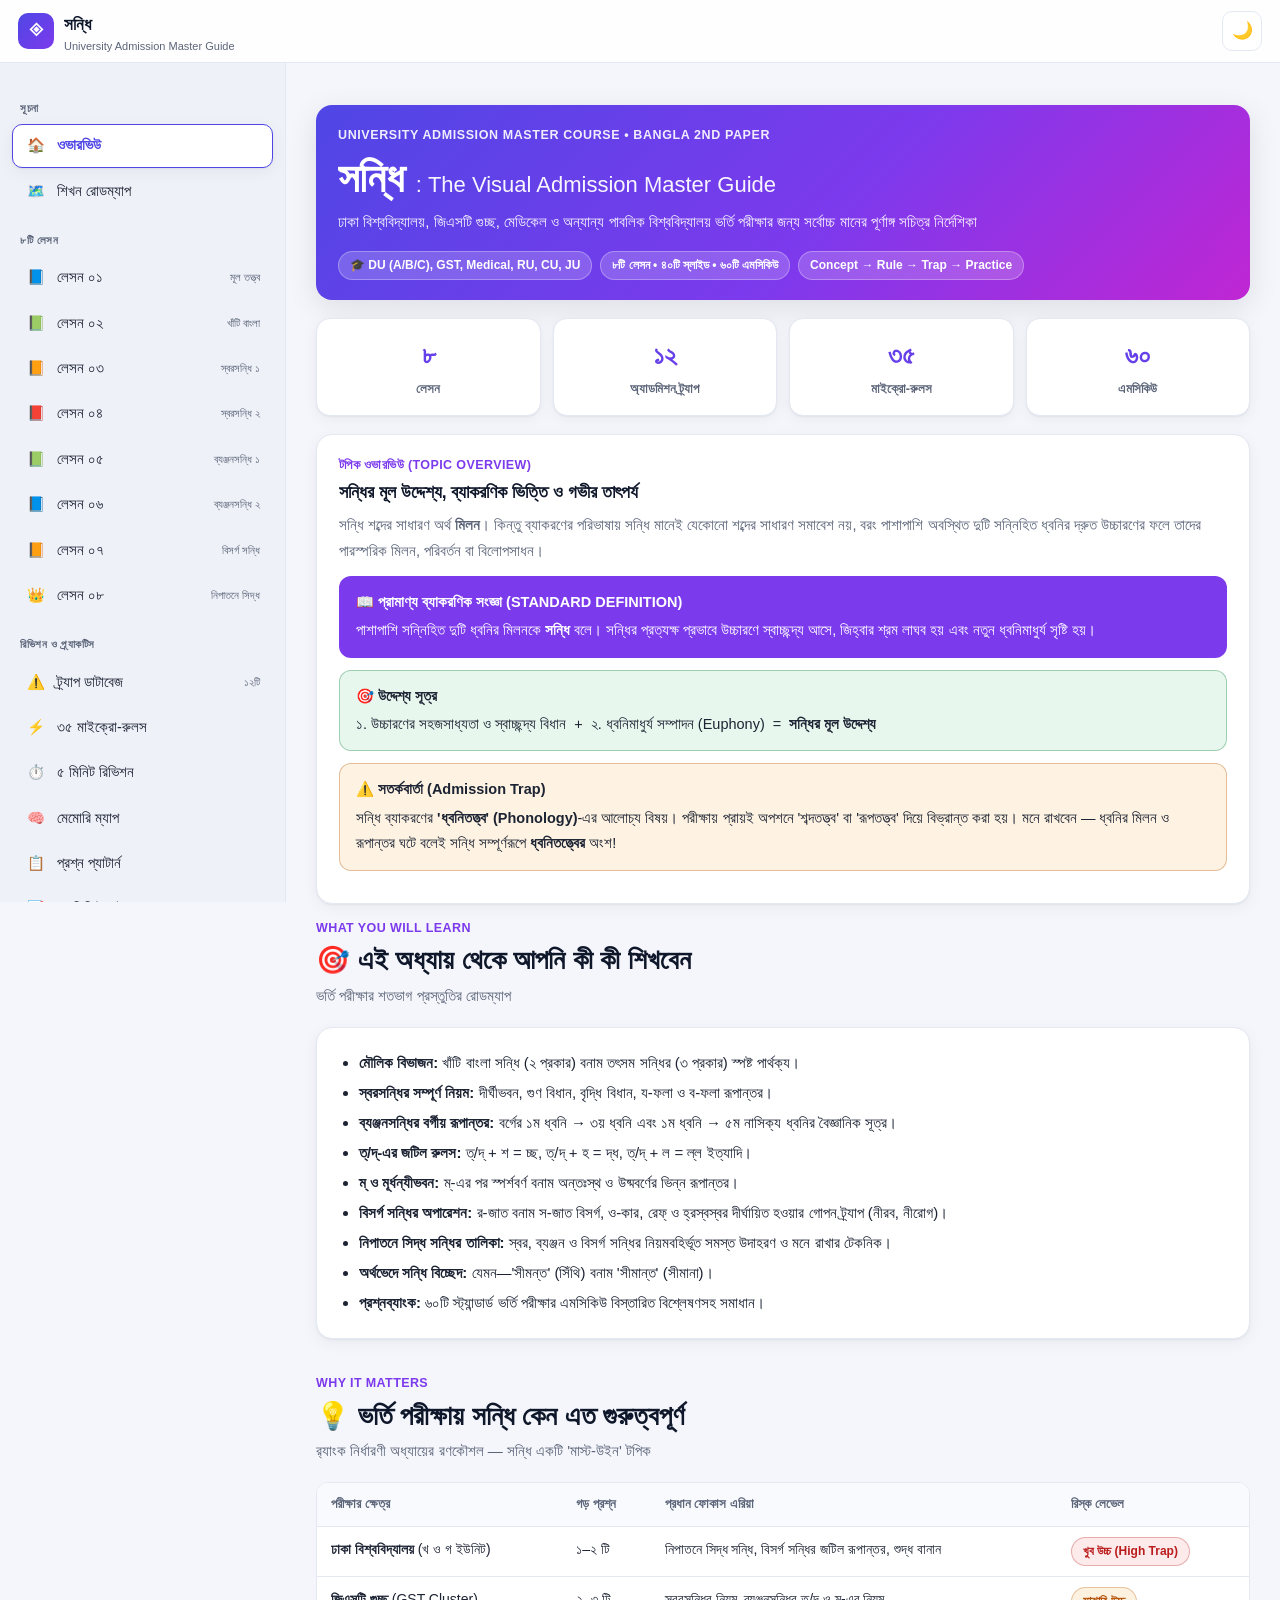
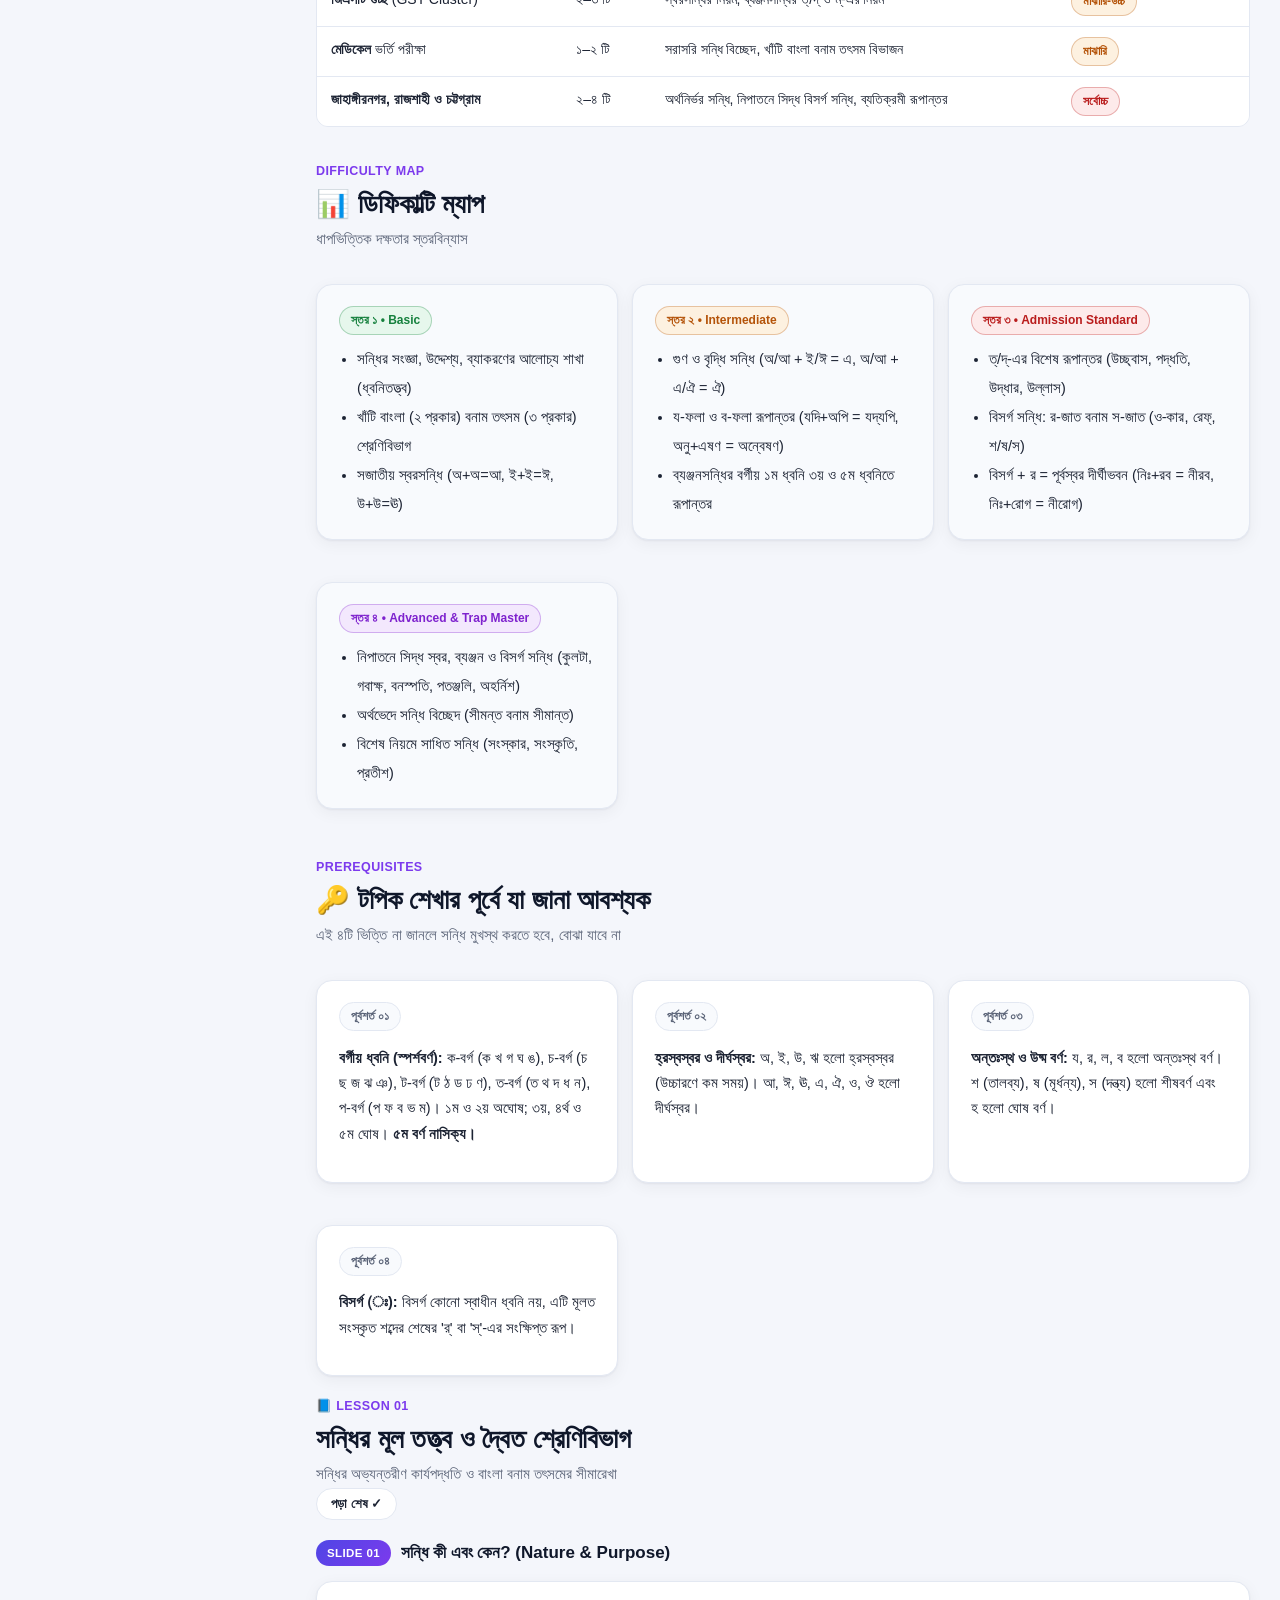
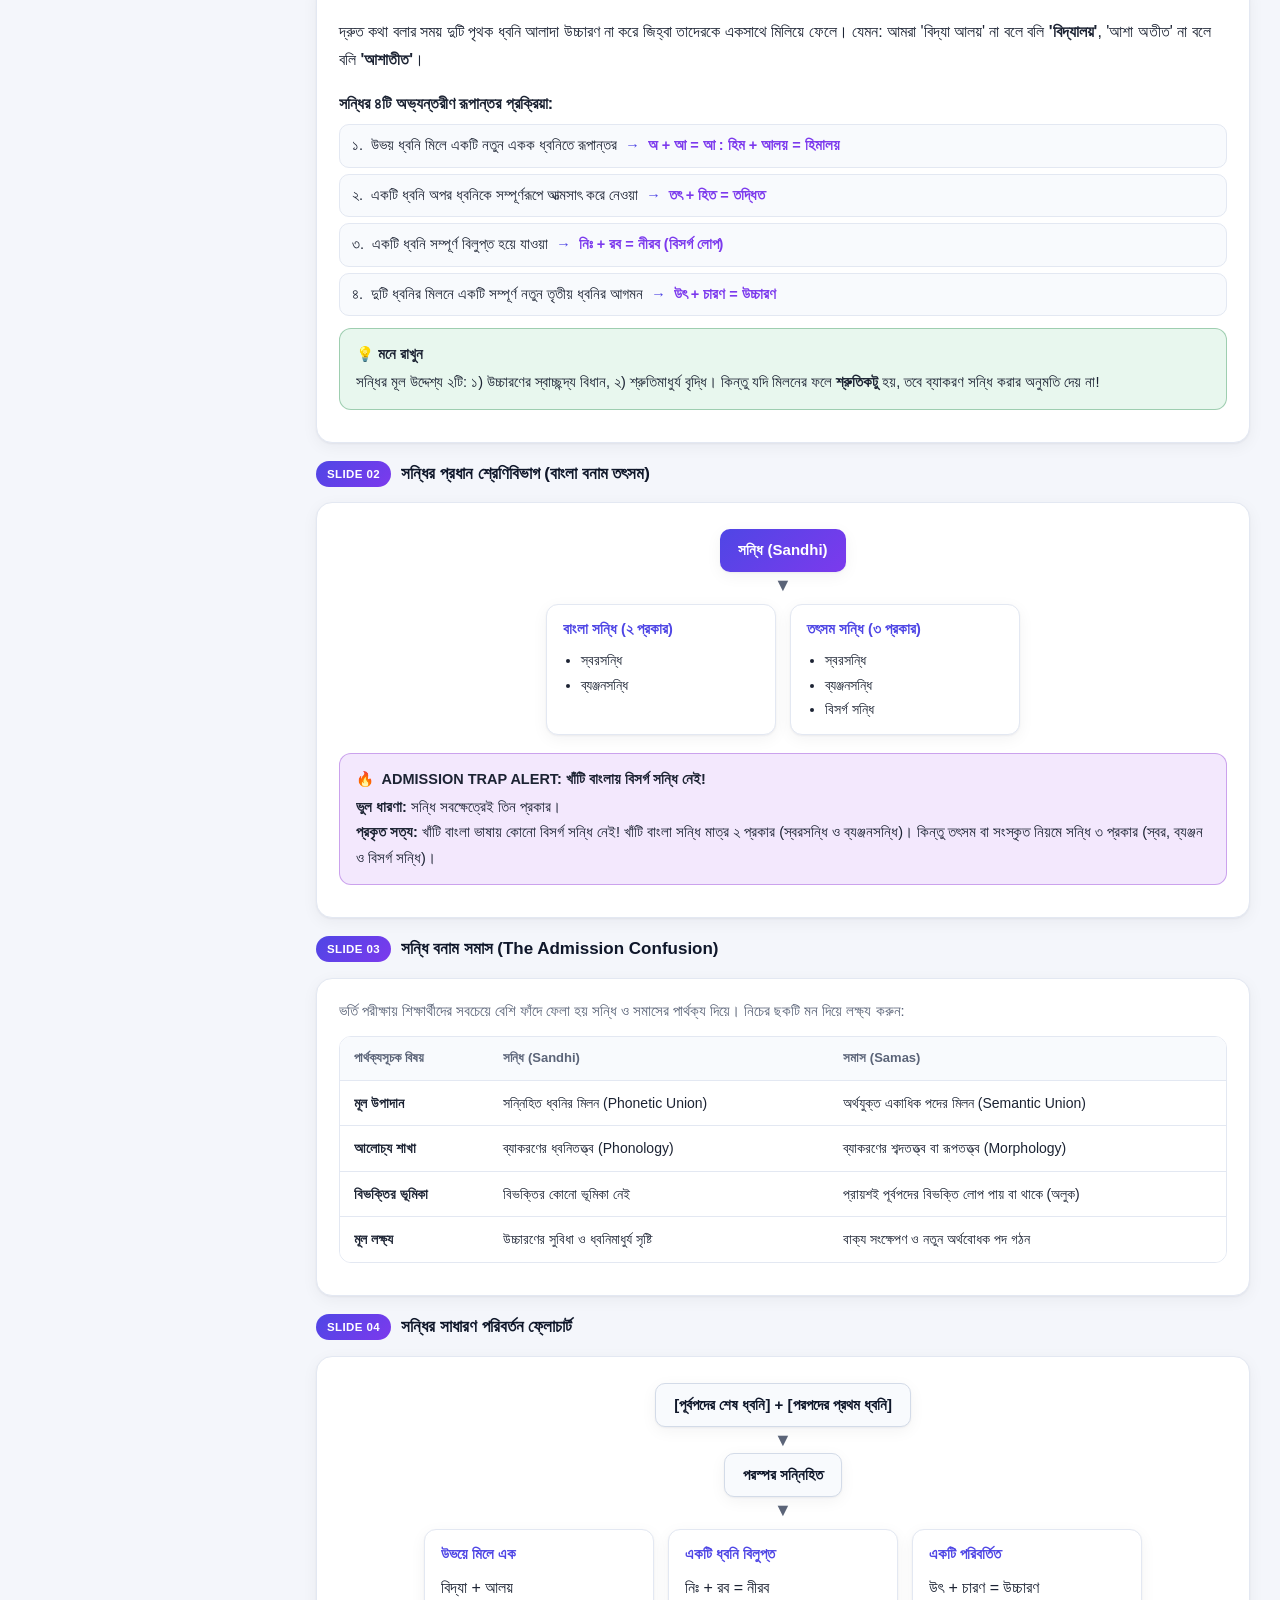
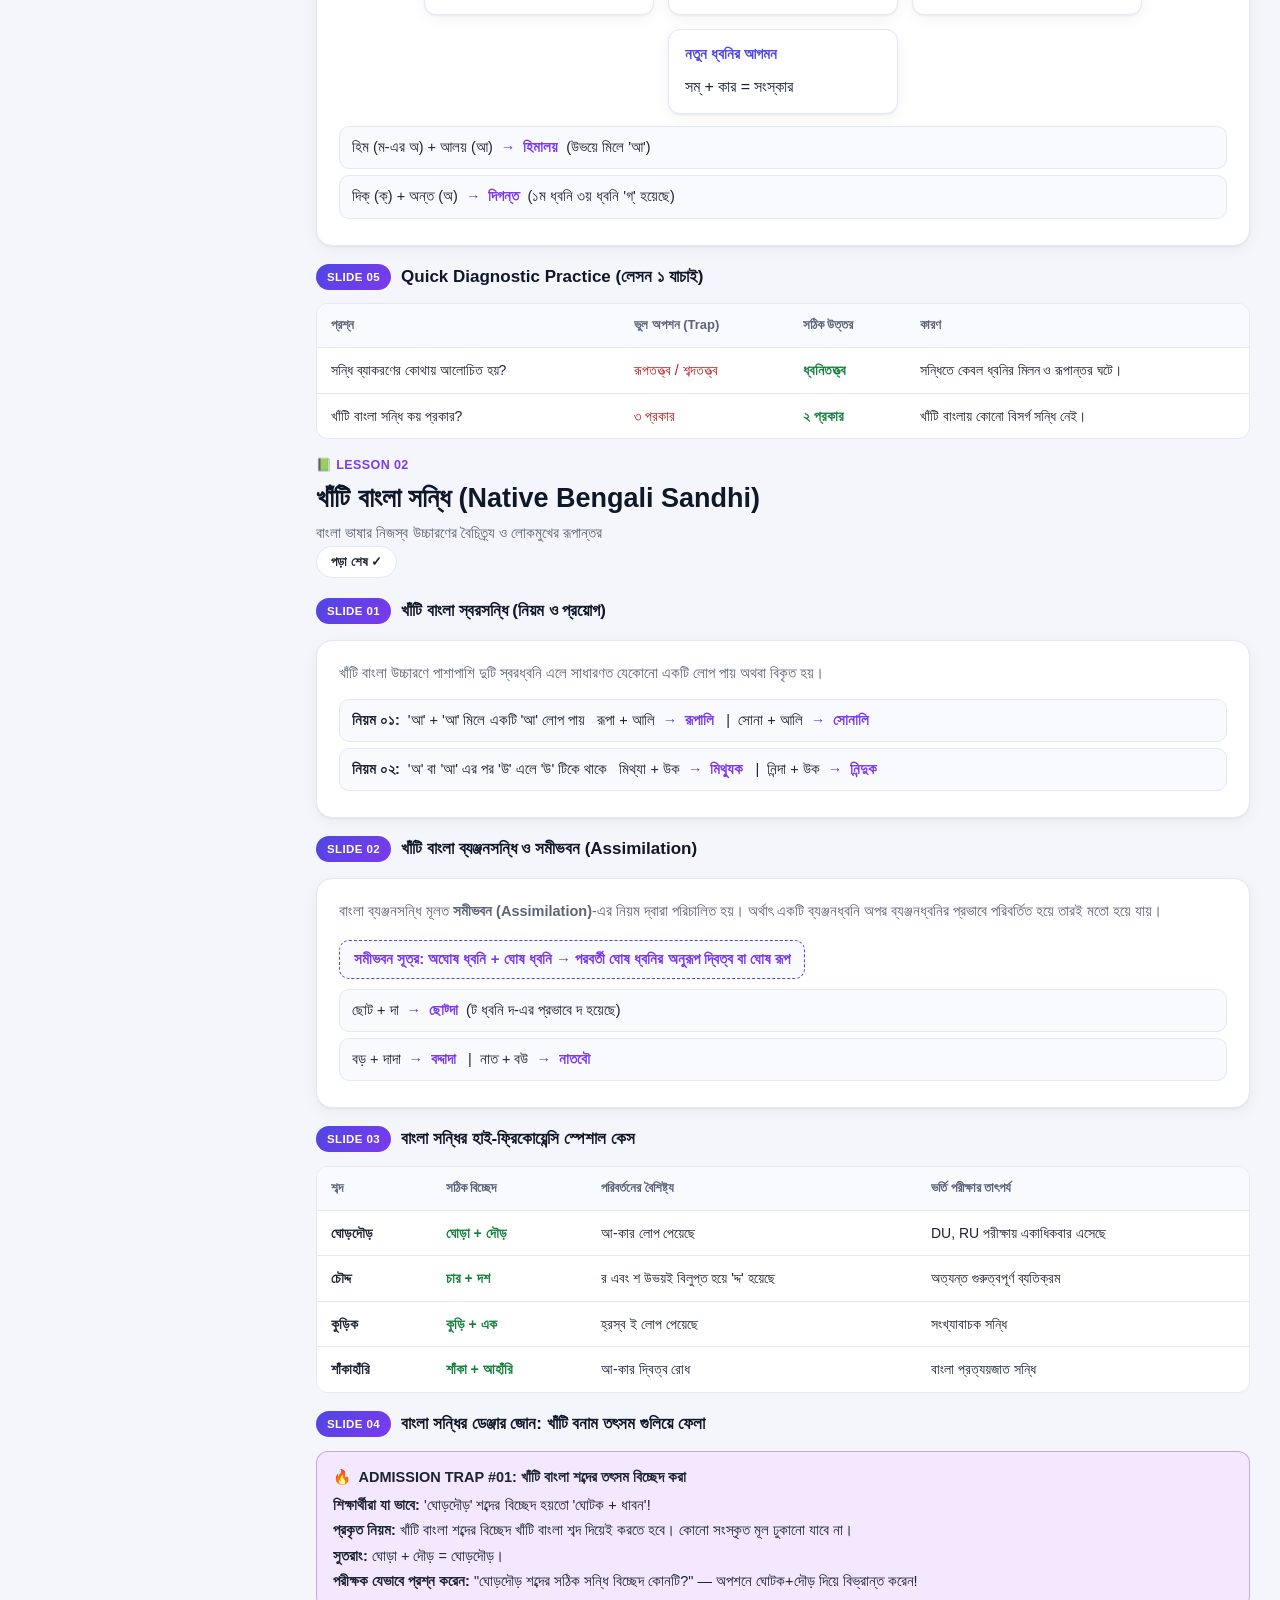
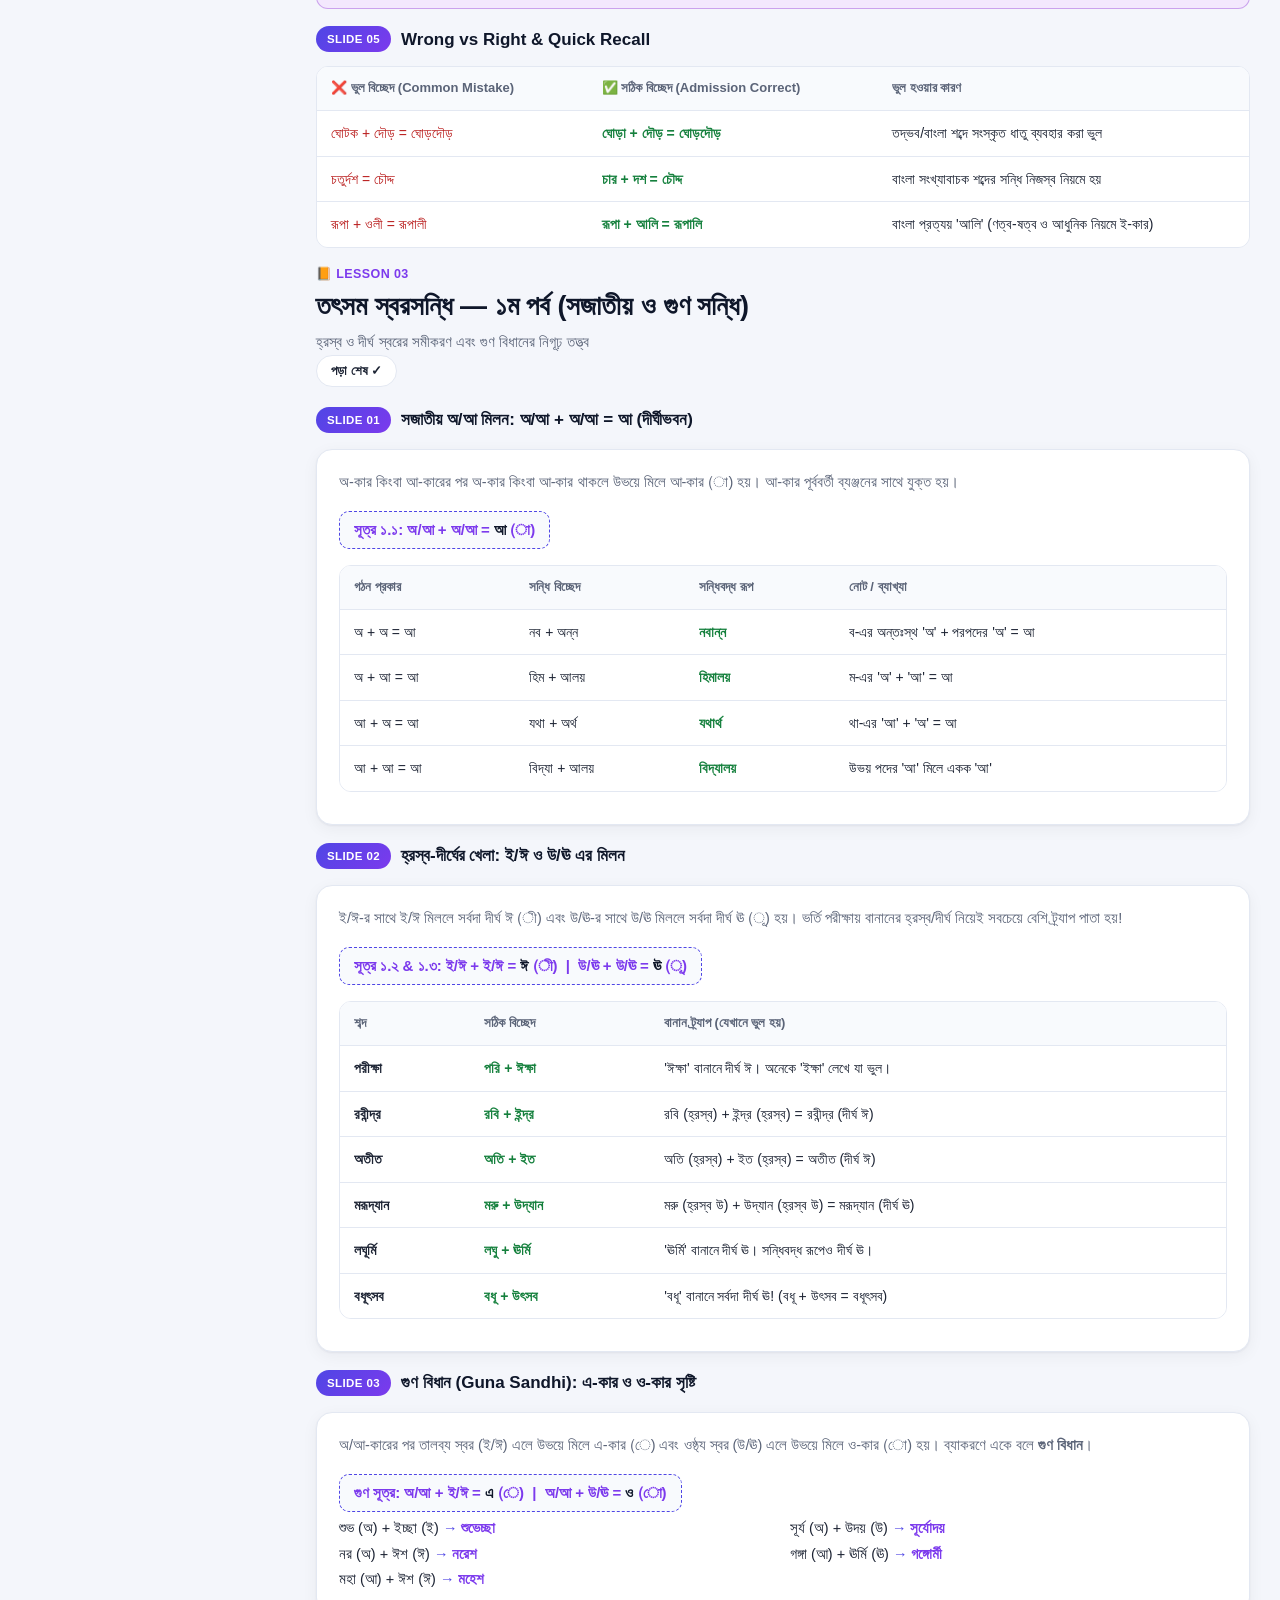
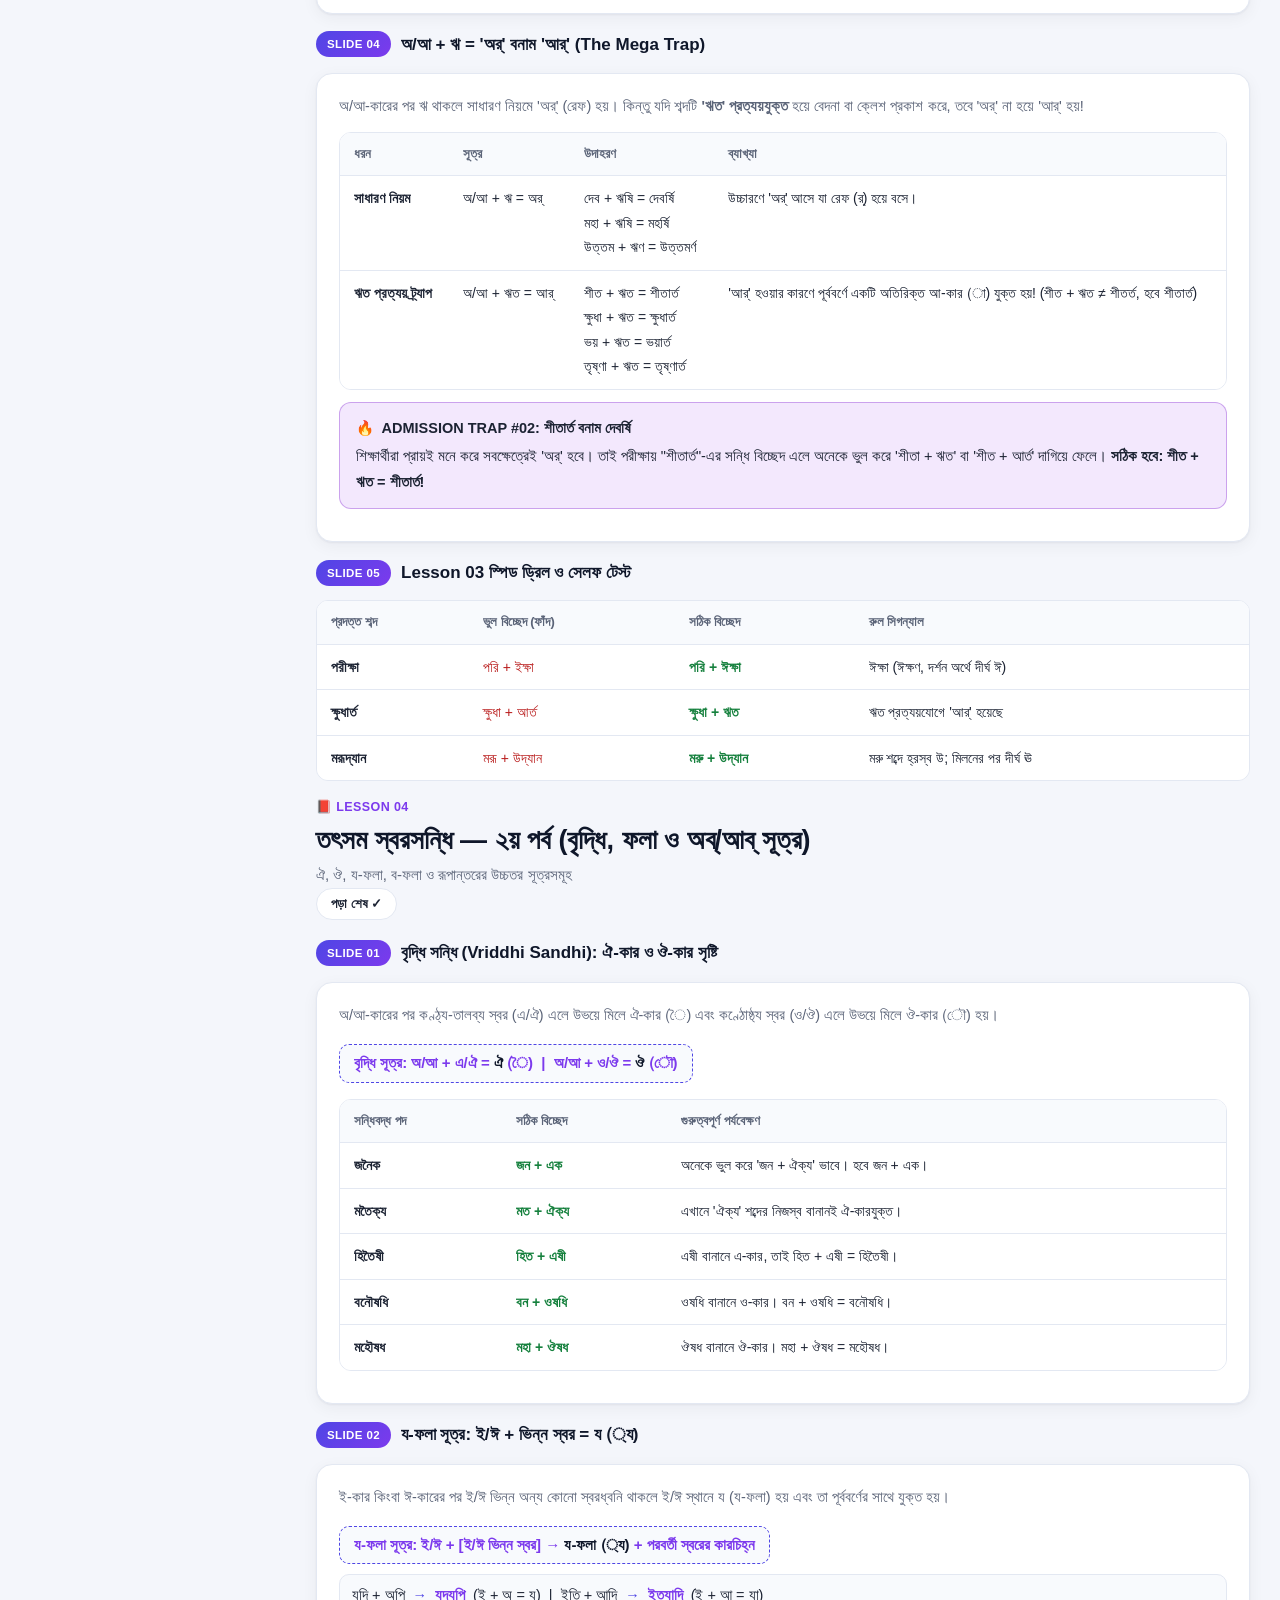
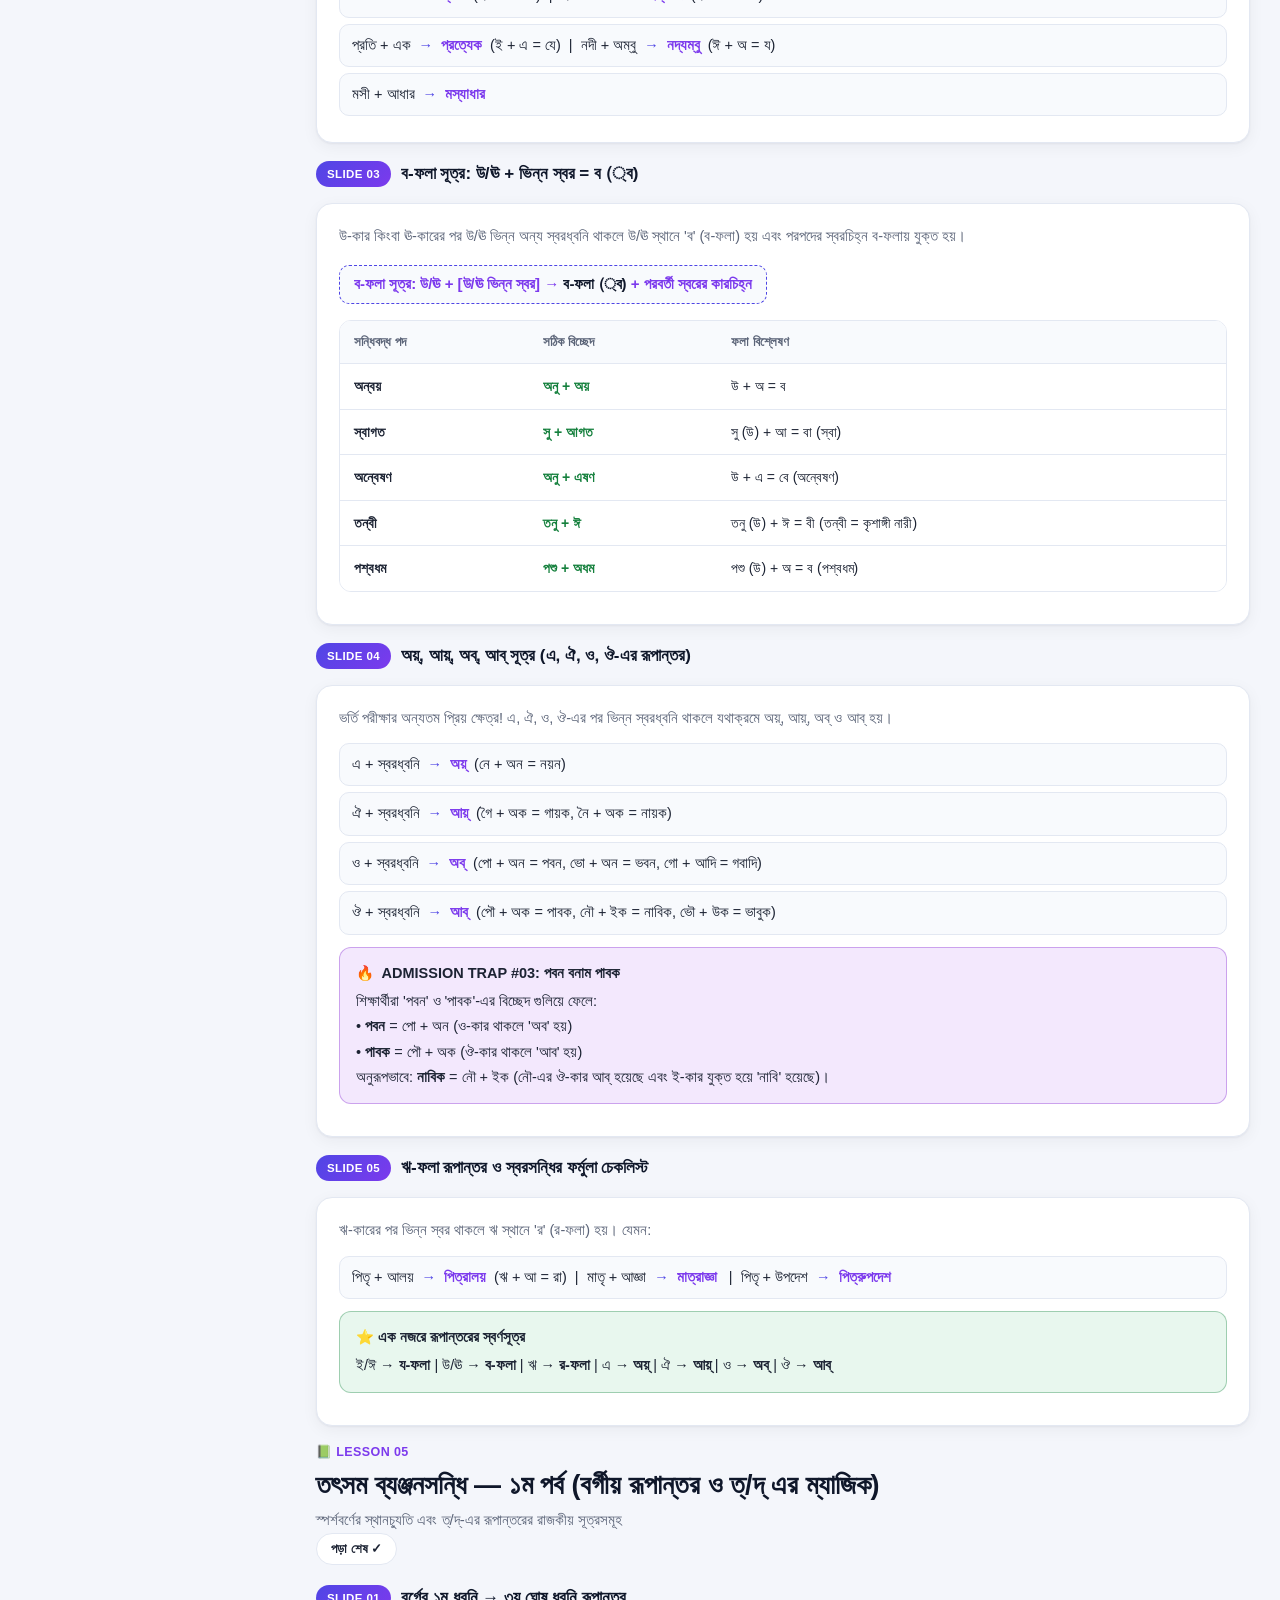
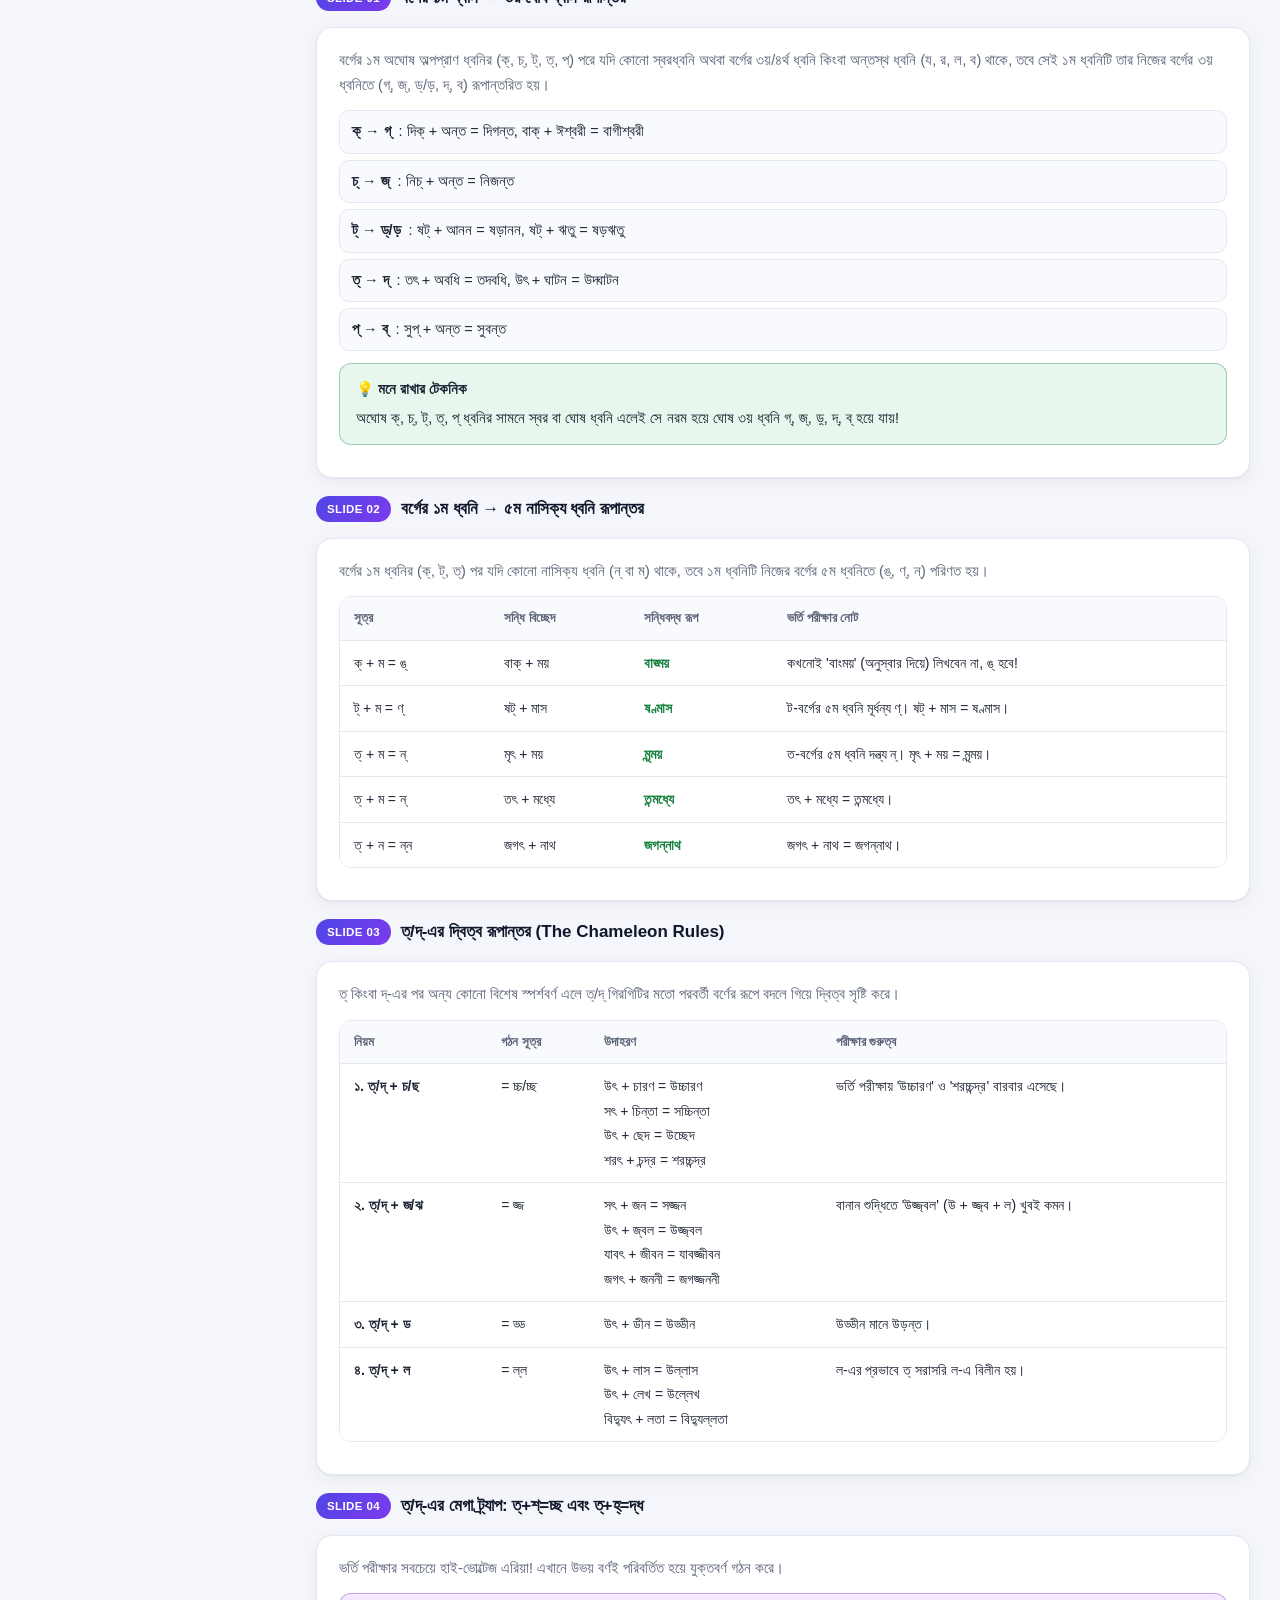
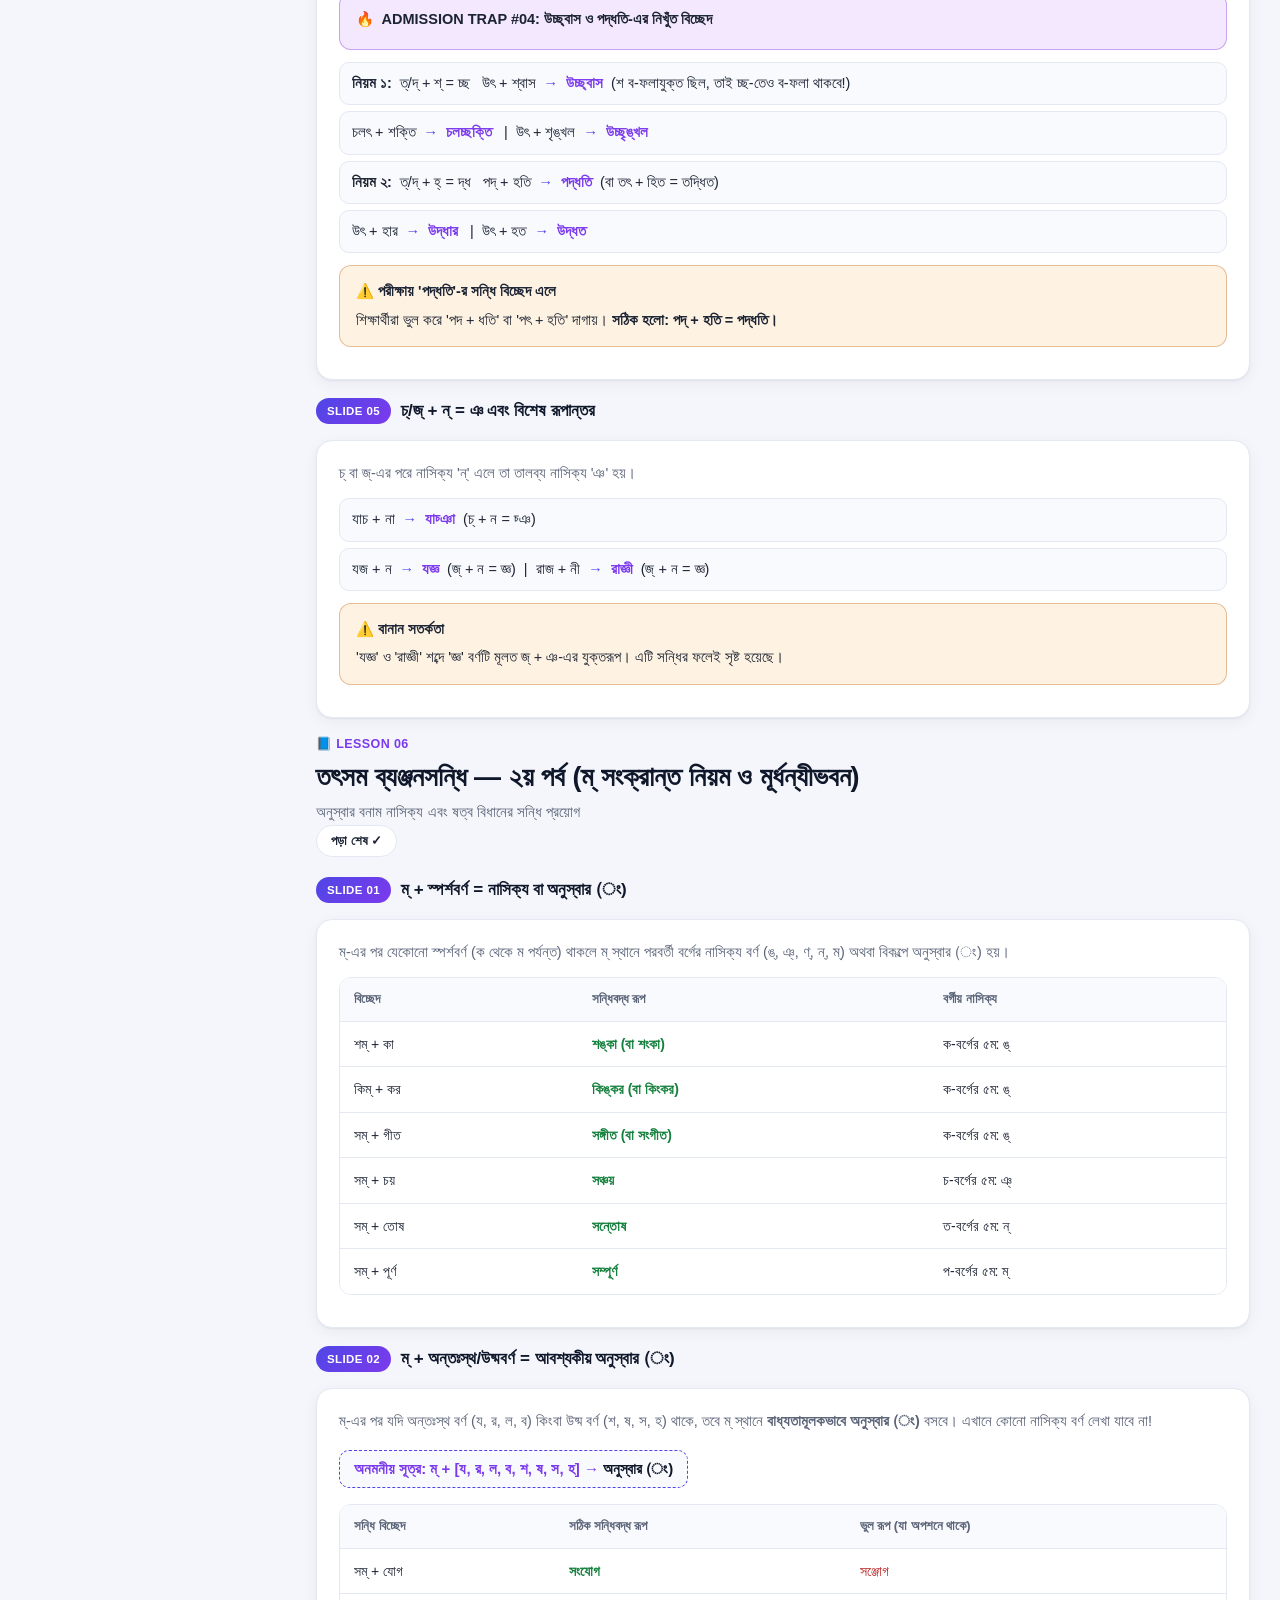
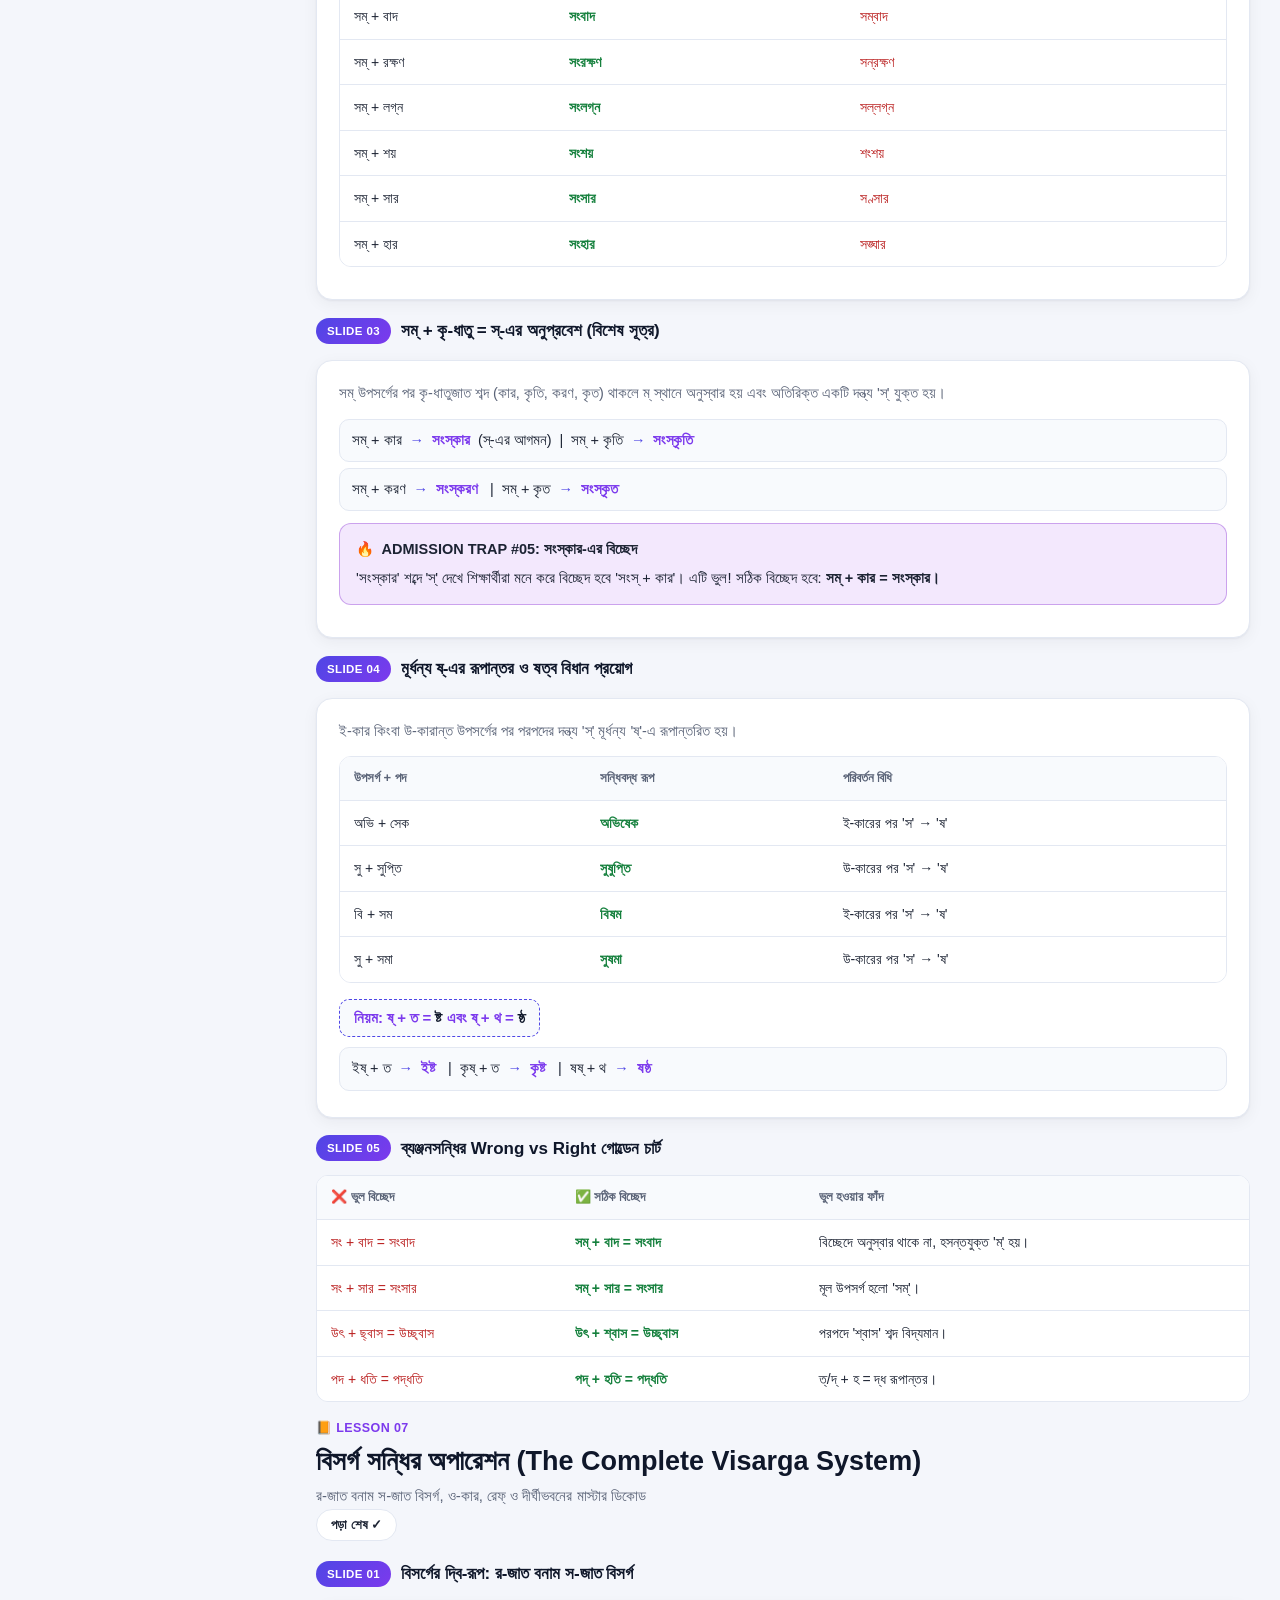
<file: courses/sandhi/index.html>
<!DOCTYPE html>
<html lang="bn" data-theme="light">
<head>
<meta charset="UTF-8">
<meta name="viewport" content="width=device-width, initial-scale=1.0">
<title>সন্ধি — University Admission Master Guide</title>
<style>
:root{
  --bg:#f4f6fb; --bg2:#eef1f8; --card:#ffffff; --card2:#f8fafd;
  --text:#1c2333; --muted:#5b6478; --line:#e3e8f2; --line2:#d3dbe8;
  --brand:#4f46e5; --brand2:#7c3aed; --ink:#0f172a;
  --good:#15803d; --good-bg:#e8f7ee;
  --warn:#b45309; --warn-bg:#fef3e2;
  --danger:#b91c1c; --danger-bg:#fdeaea;
  --trap:#7e22ce; --trap-bg:#f3e8fd;
  --basic:#15803d; --basic-bg:#e6f7ec;
  --inter:#b45309; --inter-bg:#fdf1e0;
  --adm:#b91c1c; --adm-bg:#fdeaea;
  --shadow:0 1px 2px rgba(16,24,40,.05),0 4px 16px rgba(16,24,40,.05);
  --shadow-lg:0 8px 30px rgba(16,24,40,.10);
  --radius:16px;
}
[data-theme="dark"]{
  --bg:#0b0f1a; --bg2:#10162a; --card:#141b2e; --card2:#1a2340;
  --text:#e7ecf7; --muted:#9aa4bd; --line:#232c48; --line2:#2e3a5c;
  --brand:#818cf8; --brand2:#a78bfa; --ink:#f1f5ff;
  --good:#4ade80; --good-bg:#12291d;
  --warn:#fbbf24; --warn-bg:#2a2010;
  --danger:#f87171; --danger-bg:#2a1414;
  --trap:#c084fc; --trap-bg:#241238;
  --basic:#4ade80; --basic-bg:#12291d;
  --inter:#fbbf24; --inter-bg:#2a2010;
  --adm:#f87171; --adm-bg:#2a1414;
  --shadow:0 1px 2px rgba(0,0,0,.4),0 4px 16px rgba(0,0,0,.35);
  --shadow-lg:0 8px 30px rgba(0,0,0,.5);
}
*{box-sizing:border-box}
html{scroll-behavior:smooth}
body{
  margin:0; background:var(--bg); color:var(--text);
  font-family:'Noto Sans Bengali','Hind Siliguri','SolaimanLipi',-apple-system,'Segoe UI',Roboto,sans-serif;
  line-height:1.75; -webkit-font-smoothing:antialiased;
}
a{color:var(--brand); text-decoration:none}
/* ===== scroll progress ===== */
#scrollbar{position:fixed; top:0; left:0; height:3px; background:linear-gradient(90deg,var(--brand),var(--brand2),#ec4899); width:0; z-index:1000; transition:width .1s}
/* ===== top bar ===== */
.topbar{
  position:sticky; top:0; z-index:200; display:flex; align-items:center; gap:12px;
  padding:10px 18px; background:color-mix(in srgb,var(--card) 88%,transparent);
  backdrop-filter:blur(10px); border-bottom:1px solid var(--line);
}
.menu-btn{display:none; background:var(--card); border:1px solid var(--line); color:var(--text); font-size:20px; width:40px; height:40px; border-radius:10px; cursor:pointer}
.topbar .brand{display:flex; align-items:center; gap:10px; font-weight:800; font-size:17px; color:var(--ink)}
.topbar .brand .logo{width:36px; height:36px; border-radius:10px; background:linear-gradient(135deg,var(--brand),var(--brand2)); color:#fff; display:grid; place-items:center; font-size:18px; flex:none}
.topbar .brand small{display:block; font-weight:500; font-size:11px; color:var(--muted); line-height:1.1}
.topbar .spacer{flex:1}
.icon-btn{background:var(--card); border:1px solid var(--line); color:var(--text); width:40px; height:40px; border-radius:10px; cursor:pointer; font-size:17px}
.icon-btn:hover{border-color:var(--brand); color:var(--brand)}
/* ===== layout ===== */
.wrap{display:flex}
.sidebar{
  width:286px; flex:none; height:calc(100vh - 61px); position:sticky; top:61px;
  overflow-y:auto; padding:18px 12px 40px; border-right:1px solid var(--line); background:var(--bg2);
}
.sidebar::-webkit-scrollbar{width:6px}
.sidebar::-webkit-scrollbar-thumb{background:var(--line2); border-radius:3px}
.side-group{font-size:11px; font-weight:700; letter-spacing:.6px; text-transform:uppercase; color:var(--muted); margin:18px 8px 6px}
.side-link{
  display:flex; align-items:center; gap:10px; padding:8px 12px; margin:2px 0; border-radius:10px;
  color:var(--text); font-size:14.5px; cursor:pointer; border:1px solid transparent; position:relative;
}
.side-link:hover{background:var(--card); border-color:var(--line)}
.side-link.active{background:var(--card); border-color:var(--brand); color:var(--brand); font-weight:700; box-shadow:var(--shadow)}
.side-link .ic{width:22px; text-align:center; flex:none}
.side-link .num{font-size:11px; color:var(--muted); margin-left:auto}
.side-link.active .num{color:var(--brand)}
.side-link.done::after{content:'✓'; color:var(--good); font-weight:800; margin-left:6px; font-size:12px}
/* ===== main ===== */
.main{flex:1; min-width:0; padding:28px 30px 90px; max-width:1080px; margin:0 auto}
section{scroll-margin-top:76px}
.sec-head{margin:6px 0 18px}
.kicker{font-size:12.5px; font-weight:700; letter-spacing:.4px; color:var(--brand2); text-transform:uppercase}
.sec-title{font-size:27px; font-weight:800; margin:4px 0 4px; color:var(--ink); line-height:1.3}
.sec-sub{color:var(--muted); font-size:15px; margin:0}
.divider{height:1px; background:linear-gradient(90deg,var(--line),transparent); margin:34px 0}
/* ===== cards ===== */
.card{background:var(--card); border:1px solid var(--line); border-radius:var(--radius); padding:20px 22px; box-shadow:var(--shadow); margin:14px 0}
.card h3{margin:0 0 6px; font-size:17.5px; color:var(--ink)}
.card .lead{color:var(--muted); font-size:14.5px; margin:0 0 12px}
.soft{background:var(--card2)}
/* slide */
.slide{margin:16px 0}
.slide-head{display:flex; align-items:center; gap:10px; flex-wrap:wrap; margin-bottom:10px}
.slide-tag{background:linear-gradient(135deg,var(--brand),var(--brand2)); color:#fff; font-size:11.5px; font-weight:700; padding:3px 11px; border-radius:999px; letter-spacing:.4px}
.slide-title{font-weight:800; font-size:17px; color:var(--ink); margin:0}
/* ===== pills / badges ===== */
.pill{display:inline-flex; align-items:center; gap:6px; font-size:12px; font-weight:700; padding:3px 11px; border-radius:999px; border:1px solid transparent}
.pill.basic{color:var(--basic); background:var(--basic-bg); border-color:color-mix(in srgb,var(--basic) 30%,transparent)}
.pill.inter{color:var(--inter); background:var(--inter-bg); border-color:color-mix(in srgb,var(--inter) 30%,transparent)}
.pill.adm{color:var(--adm); background:var(--adm-bg); border-color:color-mix(in srgb,var(--adm) 30%,transparent)}
.pill.trap{color:var(--trap); background:var(--trap-bg); border-color:color-mix(in srgb,var(--trap) 30%,transparent)}
.pill.plain{color:var(--muted); background:var(--card2); border-color:var(--line)}
/* ===== callouts ===== */
.callout{border-radius:12px; padding:13px 16px; margin:12px 0; font-size:14.5px; border:1px solid}
.callout.trap{background:var(--trap-bg); border-color:color-mix(in srgb,var(--trap) 35%,transparent); color:var(--text)}
.callout.warn{background:var(--warn-bg); border-color:color-mix(in srgb,var(--warn) 35%,transparent)}
.callout.good{background:var(--good-bg); border-color:color-mix(in srgb,var(--good) 35%,transparent)}
.callout.info{background:var(--brand2); border-color:transparent; color:#fff}
.callout .ct{font-weight:800; display:block; margin-bottom:3px}
.callout .ct .flame{margin-right:4px}
/* ===== tables ===== */
.tbl-wrap{overflow-x:auto; margin:12px 0; border:1px solid var(--line); border-radius:12px}
table.tbl{border-collapse:collapse; width:100%; min-width:560px; font-size:14px; background:var(--card)}
table.tbl th{background:var(--card2); text-align:left; padding:10px 14px; font-size:13px; color:var(--muted); border-bottom:1px solid var(--line); white-space:nowrap}
table.tbl td{padding:10px 14px; border-bottom:1px solid var(--line); vertical-align:top}
table.tbl tr:last-child td{border-bottom:none}
table.tbl tr:hover td{background:color-mix(in srgb,var(--brand) 4%,transparent)}
.mono{font-family:'Noto Sans Bengali',monospace}
.wrong{color:var(--danger)}
.right{color:var(--good); font-weight:600}
/* ===== formula box ===== */
.formula{display:inline-block; background:var(--card2); border:1.5px dashed var(--brand); color:var(--brand2); font-weight:700; border-radius:10px; padding:5px 14px; margin:4px 6px 4px 0; font-size:15px}
.formula b{color:var(--ink)}
/* ===== example chips ===== */
.ex{display:flex; align-items:center; gap:8px; flex-wrap:wrap; background:var(--card2); border:1px solid var(--line); border-radius:10px; padding:8px 12px; margin:6px 0; font-size:14.5px}
.ex .arrow{color:var(--brand); font-weight:800}
.ex .res{color:var(--brand2); font-weight:700}
/* ===== flow / tree ===== */
.flow{display:flex; flex-direction:column; align-items:center; gap:0; padding:6px 0}
.flow-node{background:linear-gradient(135deg,var(--brand),var(--brand2)); color:#fff; font-weight:700; padding:8px 18px; border-radius:10px; text-align:center; font-size:15px; box-shadow:var(--shadow)}
.flow-node.alt{background:var(--card2); color:var(--ink); border:1.5px solid var(--line2)}
.flow-down{color:var(--muted); font-size:18px; line-height:1; margin:4px 0}
.flow-row{display:flex; gap:14px; flex-wrap:wrap; justify-content:center; margin-top:6px}
.flow-col{background:var(--card); border:1px solid var(--line); border-radius:12px; padding:12px 16px; min-width:230px; box-shadow:var(--shadow)}
.flow-col .fc-title{font-weight:800; color:var(--brand); font-size:14.5px; margin-bottom:6px}
.flow-col ul{margin:0; padding-left:18px; font-size:14px}
/* ===== grids ===== */
.grid2{display:grid; grid-template-columns:repeat(auto-fit,minmax(240px,1fr)); gap:14px}
.grid3{display:grid; grid-template-columns:repeat(auto-fit,minmax(200px,1fr)); gap:14px}
/* ===== stat cards ===== */
.stats{display:grid; grid-template-columns:repeat(auto-fit,minmax(120px,1fr)); gap:12px; margin:18px 0}
.stat{background:var(--card); border:1px solid var(--line); border-radius:14px; padding:14px 10px; text-align:center; box-shadow:var(--shadow)}
.stat .n{font-size:26px; font-weight:800; background:linear-gradient(135deg,var(--brand),var(--brand2)); -webkit-background-clip:text; background-clip:text; color:transparent}
.stat .l{font-size:12.5px; color:var(--muted); font-weight:600}
/* ===== trap cards (accordion) ===== */
.trap-card{background:var(--card); border:1px solid var(--line); border-radius:14px; margin:12px 0; overflow:hidden; box-shadow:var(--shadow)}
.trap-head{display:flex; align-items:center; gap:12px; padding:14px 18px; cursor:pointer; user-select:none}
.trap-head:hover{background:var(--card2)}
.trap-head .ti{width:38px; height:38px; border-radius:10px; background:var(--trap-bg); color:var(--trap); display:grid; place-items:center; font-weight:800; font-size:15px; flex:none}
.trap-head .tt{font-weight:800; font-size:15px; color:var(--ink); flex:1}
.trap-head .chev{transition:transform .25s; color:var(--muted); font-size:14px}
.trap-card.open .chev{transform:rotate(180deg)}
.trap-body{display:none; padding:0 18px 16px; border-top:1px solid var(--line); font-size:14.5px}
.trap-card.open .trap-body{display:block}
.trap-body .row{margin:8px 0}
.trap-body .row .lab{font-weight:800; color:var(--brand); display:block; font-size:13px; text-transform:uppercase; letter-spacing:.3px}
.trap-body .row .lab.t{color:var(--trap)}
.trap-body .row .lab.a{color:var(--good)}
.trap-body .row .lab.h{color:var(--inter)}
.trap-body .row .lab.m{color:var(--brand2)}
/* ===== rule list ===== */
.rules{columns:1; }
.rule{display:flex; gap:10px; padding:8px 2px; border-bottom:1px dashed var(--line); font-size:14.5px}
.rule:last-child{border-bottom:none}
.rule .rn{flex:none; width:26px; height:26px; border-radius:8px; background:var(--brand); color:#fff; font-size:12px; font-weight:700; display:grid; place-items:center; margin-top:2px}
.rule .rw b{color:var(--brand2)}
/* ===== quiz ===== */
.quiz-layout{display:grid; grid-template-columns:1fr 300px; gap:18px}
@media(max-width:900px){.quiz-layout{grid-template-columns:1fr}}
.q-meta{display:flex; gap:8px; flex-wrap:wrap; align-items:center; margin-bottom:12px}
.filters{display:flex; gap:8px; flex-wrap:wrap; margin:8px 0 18px}
.fbtn{border:1px solid var(--line); background:var(--card); color:var(--text); padding:7px 14px; border-radius:999px; font-size:13px; font-weight:600; cursor:pointer}
.fbtn:hover{border-color:var(--brand)}
.fbtn.on{background:var(--brand); border-color:var(--brand); color:#fff}
.q-card{background:var(--card); border:1px solid var(--line); border-radius:16px; padding:22px; box-shadow:var(--shadow)}
.q-num{font-size:13px; font-weight:700; color:var(--muted)}
.q-text{font-size:17.5px; font-weight:700; color:var(--ink); margin:8px 0 16px; line-height:1.6}
.opts{display:flex; flex-direction:column; gap:10px}
.opt{display:flex; align-items:flex-start; gap:12px; padding:12px 14px; border:1.5px solid var(--line); border-radius:12px; cursor:pointer; font-size:15px; background:var(--card); transition:all .12s}
.opt:hover:not(.locked){border-color:var(--brand); background:var(--card2)}
.opt .key{flex:none; width:28px; height:28px; border-radius:8px; border:1.5px solid var(--line2); display:grid; place-items:center; font-weight:800; font-size:13.5px; color:var(--muted)}
.opt.locked{cursor:default}
.opt.correct{border-color:var(--good); background:var(--good-bg)}
.opt.correct .key{background:var(--good); border-color:var(--good); color:#fff}
.opt.wrongpick{border-color:var(--danger); background:var(--danger-bg)}
.opt.wrongpick .key{background:var(--danger); border-color:var(--danger); color:#fff}
.explain{display:none; margin-top:16px; border-radius:12px; padding:14px 16px; font-size:14.5px; border:1px solid}
.explain.show{display:block}
.explain.right{background:var(--good-bg); border-color:color-mix(in srgb,var(--good) 40%,transparent)}
.explain.wrong{background:var(--danger-bg); border-color:color-mix(in srgb,var(--danger) 40%,transparent)}
.explain .et{font-weight:800; display:block; margin-bottom:4px}
.q-nav{display:flex; gap:10px; justify-content:space-between; margin-top:18px}
.q-nav button{border:1px solid var(--line); background:var(--card); color:var(--text); padding:9px 18px; border-radius:11px; font-weight:700; font-size:14px; cursor:pointer}
.q-nav button:hover:not(:disabled){border-color:var(--brand); color:var(--brand)}
.q-nav button:disabled{opacity:.4; cursor:not-allowed}
/* palette */
.palette{background:var(--card); border:1px solid var(--line); border-radius:16px; padding:16px; box-shadow:var(--shadow); position:sticky; top:76px}
.palette h4{margin:0 0 10px; font-size:14px; color:var(--ink)}
.score-box{display:flex; gap:10px; margin-bottom:14px}
.score-box .sb{flex:1; background:var(--card2); border-radius:10px; padding:8px; text-align:center}
.score-box .sb .v{font-size:20px; font-weight:800}
.score-box .sb .k{font-size:11px; color:var(--muted)}
.score-box .sb.g .v{color:var(--good)}
.score-box .sb.r .v{color:var(--danger)}
.pbar{height:8px; background:var(--bg2); border-radius:999px; overflow:hidden; margin:6px 0 14px}
.pbar i{display:block; height:100%; width:0; background:linear-gradient(90deg,var(--brand),var(--brand2)); border-radius:999px; transition:width .3s}
.qgrid{display:grid; grid-template-columns:repeat(6,1fr); gap:6px}
.qcell{border:1px solid var(--line); background:var(--card2); border-radius:7px; padding:6px 0; text-align:center; font-size:12px; font-weight:700; cursor:pointer; color:var(--muted)}
.qcell:hover{border-color:var(--brand)}
.qcell.done-c{background:var(--good); border-color:var(--good); color:#fff}
.qcell.done-w{background:var(--danger); border-color:var(--danger); color:#fff}
.qcell.cur{outline:2px solid var(--brand); outline-offset:1px}
.legend{display:flex; gap:12px; font-size:11.5px; color:var(--muted); margin-top:10px; flex-wrap:wrap}
.legend span{display:inline-flex; align-items:center; gap:5px}
.dot{width:10px; height:10px; border-radius:3px; display:inline-block}
.reset-btn{width:100%; margin-top:14px; border:1px solid var(--line); background:var(--card); color:var(--danger); padding:9px; border-radius:10px; font-weight:700; cursor:pointer; font-size:13.5px}
.reset-btn:hover{border-color:var(--danger)}
/* answer key */
.akgrid{display:grid; grid-template-columns:repeat(5,1fr); gap:8px}
@media(max-width:640px){.akgrid{grid-template-columns:repeat(3,1fr)}}
.akcell{background:var(--card); border:1px solid var(--line); border-radius:10px; padding:9px 6px; text-align:center; font-size:13.5px; cursor:pointer; box-shadow:var(--shadow)}
.akcell:hover{border-color:var(--brand)}
.akcell b{display:block; font-size:11.5px; color:var(--muted)}
.akcell .a{font-weight:800; color:var(--brand2); font-size:15px}
/* footer */
footer{margin-top:60px; padding:26px; text-align:center; color:var(--muted); font-size:13px; border-top:1px solid var(--line)}
/* ===== responsive ===== */
@media(max-width:1024px){
  .menu-btn{display:grid; place-items:center}
  .sidebar{position:fixed; left:0; top:61px; z-index:300; transform:translateX(-105%); transition:transform .25s; height:calc(100vh - 61px); background:var(--bg); box-shadow:var(--shadow-lg)}
  .sidebar.open{transform:none}
  .main{padding:20px 16px 80px}
  .sec-title{font-size:23px}
}
.overlay{position:fixed; inset:0; background:rgba(0,0,0,.4); z-index:250; display:none}
.overlay.show{display:block}
/* lesson done button */
.done-btn{border:1px solid var(--line); background:var(--card); color:var(--text); padding:7px 14px; border-radius:999px; font-size:13px; font-weight:700; cursor:pointer; margin-left:auto}
.done-btn.on{background:var(--good-bg); border-color:var(--good); color:var(--good)}
.hl{background:linear-gradient(transparent 60%, color-mix(in srgb,var(--accent, #f59e0b) 30%, transparent) 40%); font-weight:700; padding:0 2px}
</style>
</head>
<body>
<div id="scrollbar"></div>
<header class="topbar">
  <button class="menu-btn" id="menuBtn" aria-label="মেনু">☰</button>
  <div class="brand">
    <div class="logo">◈</div>
    <div>সন্ধি <small>University Admission Master Guide</small></div>
  </div>
  <div class="spacer"></div>
  <button class="icon-btn" id="themeBtn" title="থিম পরিবর্তন">🌙</button>
</header>
<div class="overlay" id="overlay"></div>

<div class="wrap">
  <aside class="sidebar" id="sidebar">
    <div class="side-group">সূচনা</div>
    <a class="side-link" data-sec="overview"><span class="ic">🏠</span> ওভারভিউ</a>
    <a class="side-link" data-sec="roadmap"><span class="ic">🗺️</span> শিখন রোডম্যাপ</a>
    <div class="side-group">৮টি লেসন</div>
    <a class="side-link lesson-link" data-sec="lesson1"><span class="ic">📘</span> লেসন ০১ <span class="num">মূল তত্ত্ব</span></a>
    <a class="side-link lesson-link" data-sec="lesson2"><span class="ic">📗</span> লেসন ০২ <span class="num">খাঁটি বাংলা</span></a>
    <a class="side-link lesson-link" data-sec="lesson3"><span class="ic">📙</span> লেসন ০৩ <span class="num">স্বরসন্ধি ১</span></a>
    <a class="side-link lesson-link" data-sec="lesson4"><span class="ic">📕</span> লেসন ০৪ <span class="num">স্বরসন্ধি ২</span></a>
    <a class="side-link lesson-link" data-sec="lesson5"><span class="ic">📗</span> লেসন ০৫ <span class="num">ব্যঞ্জনসন্ধি ১</span></a>
    <a class="side-link lesson-link" data-sec="lesson6"><span class="ic">📘</span> লেসন ০৬ <span class="num">ব্যঞ্জনসন্ধি ২</span></a>
    <a class="side-link lesson-link" data-sec="lesson7"><span class="ic">📙</span> লেসন ০৭ <span class="num">বিসর্গ সন্ধি</span></a>
    <a class="side-link lesson-link" data-sec="lesson8"><span class="ic">👑</span> লেসন ০৮ <span class="num">নিপাতনে সিদ্ধ</span></a>
    <div class="side-group">রিভিশন ও প্র্যাকটিস</div>
    <a class="side-link" data-sec="traps"><span class="ic">⚠️</span> ট্র্যাপ ডাটাবেজ <span class="num">১২টি</span></a>
    <a class="side-link" data-sec="microrules"><span class="ic">⚡</span> ৩৫ মাইক্রো-রুলস</a>
    <a class="side-link" data-sec="revision"><span class="ic">⏱️</span> ৫ মিনিট রিভিশন</a>
    <a class="side-link" data-sec="memorymap"><span class="ic">🧠</span> মেমোরি ম্যাপ</a>
    <a class="side-link" data-sec="patterns"><span class="ic">📋</span> প্রশ্ন প্যাটার্ন</a>
    <a class="side-link" data-sec="quiz"><span class="ic">📝</span> এমসিকিউ কুইজ <span class="num">৬০টি</span></a>
    <a class="side-link" data-sec="answerkey"><span class="ic">🔑</span> উত্তরমালা</a>
    <a class="side-link" data-sec="top20"><span class="ic">🏆</span> টপ ২০ রুলস</a>
  </aside>

  <main class="main">

  <!-- ===================== OVERVIEW ===================== -->
  <section id="overview">
    <div class="card" style="background:linear-gradient(135deg,#4f46e5,#7c3aed 55%,#c026d3); border:none; color:#fff; box-shadow:var(--shadow-lg)">
      <div style="font-size:12.5px; font-weight:700; letter-spacing:.6px; opacity:.9">UNIVERSITY ADMISSION MASTER COURSE • BANGLA 2ND PAPER</div>
      <h1 style="font-size:42px; margin:6px 0 2px; line-height:1.2">সন্ধি <span style="font-weight:500; font-size:22px; opacity:.95">: The Visual Admission Master Guide</span></h1>
      <p style="margin:6px 0 16px; opacity:.95; max-width:640px; font-size:15px">ঢাকা বিশ্ববিদ্যালয়, জিএসটি গুচ্ছ, মেডিকেল ও অন্যান্য পাবলিক বিশ্ববিদ্যালয় ভর্তি পরীক্ষার জন্য সর্বোচ্চ মানের পূর্ণাঙ্গ সচিত্র নির্দেশিকা</p>
      <div style="display:flex; gap:8px; flex-wrap:wrap">
        <span class="pill" style="background:rgba(255,255,255,.18); color:#fff; border-color:rgba(255,255,255,.3)">🎓 DU (A/B/C), GST, Medical, RU, CU, JU</span>
        <span class="pill" style="background:rgba(255,255,255,.18); color:#fff; border-color:rgba(255,255,255,.3)">৮টি লেসন • ৪০টি স্লাইড • ৬০টি এমসিকিউ</span>
        <span class="pill" style="background:rgba(255,255,255,.18); color:#fff; border-color:rgba(255,255,255,.3)">Concept → Rule → Trap → Practice</span>
      </div>
    </div>

    <div class="stats">
      <div class="stat"><div class="n">৮</div><div class="l">লেসন</div></div>
      <div class="stat"><div class="n">১২</div><div class="l">অ্যাডমিশন ট্র্যাপ</div></div>
      <div class="stat"><div class="n">৩৫</div><div class="l">মাইক্রো-রুলস</div></div>
      <div class="stat"><div class="n">৬০</div><div class="l">এমসিকিউ</div></div>
    </div>

    <div class="card">
      <div class="kicker">টপিক ওভারভিউ (Topic Overview)</div>
      <h3>সন্ধির মূল উদ্দেশ্য, ব্যাকরণিক ভিত্তি ও গভীর তাৎপর্য</h3>
      <p class="lead">সন্ধি শব্দের সাধারণ অর্থ <b>মিলন</b>। কিন্তু ব্যাকরণের পরিভাষায় সন্ধি মানেই যেকোনো শব্দের সাধারণ সমাবেশ নয়, বরং পাশাপাশি অবস্থিত দুটি সন্নিহিত ধ্বনির দ্রুত উচ্চারণের ফলে তাদের পারস্পরিক মিলন, পরিবর্তন বা বিলোপসাধন।</p>
      <div class="callout info"><span class="ct">📖 প্রামাণ্য ব্যাকরণিক সংজ্ঞা (STANDARD DEFINITION)</span>পাশাপাশি সন্নিহিত দুটি ধ্বনির মিলনকে <b>সন্ধি</b> বলে। সন্ধির প্রত্যক্ষ প্রভাবে উচ্চারণে স্বাচ্ছন্দ্য আসে, জিহ্বার শ্রম লাঘব হয় এবং নতুন ধ্বনিমাধুর্য সৃষ্টি হয়।</div>
      <div class="callout good"><span class="ct">🎯 উদ্দেশ্য সূত্র</span>১. উচ্চারণের সহজসাধ্যতা ও স্বাচ্ছন্দ্য বিধান &nbsp;+&nbsp; ২. ধ্বনিমাধুর্য সম্পাদন (Euphony) &nbsp;=&nbsp; <b>সন্ধির মূল উদ্দেশ্য</b></div>
      <div class="callout warn"><span class="ct">⚠️ সতর্কবার্তা (Admission Trap)</span>সন্ধি ব্যাকরণের <b>'ধ্বনিতত্ত্ব' (Phonology)</b>-এর আলোচ্য বিষয়। পরীক্ষায় প্রায়ই অপশনে 'শব্দতত্ত্ব' বা 'রূপতত্ত্ব' দিয়ে বিভ্রান্ত করা হয়। মনে রাখবেন — ধ্বনির মিলন ও রূপান্তর ঘটে বলেই সন্ধি সম্পূর্ণরূপে <b>ধ্বনিতত্ত্বের</b> অংশ!</div>
    </div>
  </section>

  <!-- ===================== ROADMAP ===================== -->
  <section id="roadmap">
    <div class="sec-head">
      <div class="kicker">What You Will Learn</div>
      <h2 class="sec-title">🎯 এই অধ্যায় থেকে আপনি কী কী শিখবেন</h2>
      <p class="sec-sub">ভর্তি পরীক্ষার শতভাগ প্রস্তুতির রোডম্যাপ</p>
    </div>
    <div class="card">
      <ul style="margin:0; padding-left:20px; font-size:15px; line-height:2">
        <li><b>মৌলিক বিভাজন:</b> খাঁটি বাংলা সন্ধি (২ প্রকার) বনাম তৎসম সন্ধির (৩ প্রকার) স্পষ্ট পার্থক্য।</li>
        <li><b>স্বরসন্ধির সম্পূর্ণ নিয়ম:</b> দীর্ঘীভবন, গুণ বিধান, বৃদ্ধি বিধান, য-ফলা ও ব-ফলা রূপান্তর।</li>
        <li><b>ব্যঞ্জনসন্ধির বর্গীয় রূপান্তর:</b> বর্গের ১ম ধ্বনি → ৩য় ধ্বনি এবং ১ম ধ্বনি → ৫ম নাসিক্য ধ্বনির বৈজ্ঞানিক সূত্র।</li>
        <li><b>ত্/দ্-এর জটিল রুলস:</b> ত্/দ্ + শ = চ্ছ, ত্/দ্ + হ = দ্ধ, ত্/দ্ + ল = ল্ল ইত্যাদি।</li>
        <li><b>ম্ ও মূর্ধন্যীভবন:</b> ম্-এর পর স্পর্শবর্ণ বনাম অন্তঃস্থ ও উষ্মবর্ণের ভিন্ন রূপান্তর।</li>
        <li><b>বিসর্গ সন্ধির অপারেশন:</b> র-জাত বনাম স-জাত বিসর্গ, ও-কার, রেফ্ ও হ্রস্বস্বর দীর্ঘায়িত হওয়ার গোপন ট্র্যাপ (নীরব, নীরোগ)।</li>
        <li><b>নিপাতনে সিদ্ধ সন্ধির তালিকা:</b> স্বর, ব্যঞ্জন ও বিসর্গ সন্ধির নিয়মবহির্ভূত সমস্ত উদাহরণ ও মনে রাখার টেকনিক।</li>
        <li><b>অর্থভেদে সন্ধি বিচ্ছেদ:</b> যেমন—'সীমন্ত' (সিঁথি) বনাম 'সীমান্ত' (সীমানা)।</li>
        <li><b>প্রশ্নব্যাংক:</b> ৬০টি স্ট্যান্ডার্ড ভর্তি পরীক্ষার এমসিকিউ বিস্তারিত বিশ্লেষণসহ সমাধান।</li>
      </ul>
    </div>

    <div class="sec-head" style="margin-top:34px">
      <div class="kicker">Why It Matters</div>
      <h2 class="sec-title">💡 ভর্তি পরীক্ষায় সন্ধি কেন এত গুরুত্বপূর্ণ</h2>
      <p class="sec-sub">র‍্যাংক নির্ধারণী অধ্যায়ের রণকৌশল — সন্ধি একটি 'মাস্ট-উইন' টপিক</p>
    </div>
    <div class="tbl-wrap">
      <table class="tbl">
        <tr><th>পরীক্ষার ক্ষেত্র</th><th>গড় প্রশ্ন</th><th>প্রধান ফোকাস এরিয়া</th><th>রিস্ক লেভেল</th></tr>
        <tr><td><b>ঢাকা বিশ্ববিদ্যালয়</b> (খ ও গ ইউনিট)</td><td>১–২ টি</td><td>নিপাতনে সিদ্ধ সন্ধি, বিসর্গ সন্ধির জটিল রূপান্তর, শুদ্ধ বানান</td><td><span class="pill adm">খুব উচ্চ (High Trap)</span></td></tr>
        <tr><td><b>জিএসটি গুচ্ছ</b> (GST Cluster)</td><td>২–৩ টি</td><td>স্বরসন্ধির নিয়ম, ব্যঞ্জনসন্ধির ত্/দ্ ও ম্-এর নিয়ম</td><td><span class="pill inter">মাঝারি-উচ্চ</span></td></tr>
        <tr><td><b>মেডিকেল</b> ভর্তি পরীক্ষা</td><td>১–২ টি</td><td>সরাসরি সন্ধি বিচ্ছেদ, খাঁটি বাংলা বনাম তৎসম বিভাজন</td><td><span class="pill inter">মাঝারি</span></td></tr>
        <tr><td><b>জাহাঙ্গীরনগর, রাজশাহী ও চট্টগ্রাম</b></td><td>২–৪ টি</td><td>অর্থনির্ভর সন্ধি, নিপাতনে সিদ্ধ বিসর্গ সন্ধি, ব্যতিক্রমী রূপান্তর</td><td><span class="pill adm">সর্বোচ্চ</span></td></tr>
      </table>
    </div>

    <div class="sec-head" style="margin-top:34px">
      <div class="kicker">Difficulty Map</div>
      <h2 class="sec-title">📊 ডিফিকাল্টি ম্যাপ</h2>
      <p class="sec-sub">ধাপভিত্তিক দক্ষতার স্তরবিন্যাস</p>
    </div>
    <div class="grid2">
      <div class="card soft"><span class="pill basic">স্তর ১ • Basic</span><ul style="font-size:14.5px; line-height:2; margin:10px 0 0; padding-left:18px"><li>সন্ধির সংজ্ঞা, উদ্দেশ্য, ব্যাকরণের আলোচ্য শাখা (ধ্বনিতত্ত্ব)</li><li>খাঁটি বাংলা (২ প্রকার) বনাম তৎসম (৩ প্রকার) শ্রেণিবিভাগ</li><li>সজাতীয় স্বরসন্ধি (অ+অ=আ, ই+ই=ঈ, উ+উ=ঊ)</li></ul></div>
      <div class="card soft"><span class="pill inter">স্তর ২ • Intermediate</span><ul style="font-size:14.5px; line-height:2; margin:10px 0 0; padding-left:18px"><li>গুণ ও বৃদ্ধি সন্ধি (অ/আ + ই/ঈ = এ, অ/আ + এ/ঐ = ঐ)</li><li>য-ফলা ও ব-ফলা রূপান্তর (যদি+অপি = যদ্যপি, অনু+এষণ = অন্বেষণ)</li><li>ব্যঞ্জনসন্ধির বর্গীয় ১ম ধ্বনি ৩য় ও ৫ম ধ্বনিতে রূপান্তর</li></ul></div>
      <div class="card soft"><span class="pill adm">স্তর ৩ • Admission Standard</span><ul style="font-size:14.5px; line-height:2; margin:10px 0 0; padding-left:18px"><li>ত্/দ্-এর বিশেষ রূপান্তর (উচ্ছ্বাস, পদ্ধতি, উদ্ধার, উল্লাস)</li><li>বিসর্গ সন্ধি: র-জাত বনাম স-জাত (ও-কার, রেফ্, শ/ষ/স)</li><li>বিসর্গ + র = পূর্বস্বর দীর্ঘীভবন (নিঃ+রব = নীরব, নিঃ+রোগ = নীরোগ)</li></ul></div>
      <div class="card soft"><span class="pill trap">স্তর ৪ • Advanced &amp; Trap Master</span><ul style="font-size:14.5px; line-height:2; margin:10px 0 0; padding-left:18px"><li>নিপাতনে সিদ্ধ স্বর, ব্যঞ্জন ও বিসর্গ সন্ধি (কুলটা, গবাক্ষ, বনস্পতি, পতঞ্জলি, অহর্নিশ)</li><li>অর্থভেদে সন্ধি বিচ্ছেদ (সীমন্ত বনাম সীমান্ত)</li><li>বিশেষ নিয়মে সাধিত সন্ধি (সংস্কার, সংস্কৃতি, প্রতীশ)</li></ul></div>
    </div>

    <div class="sec-head" style="margin-top:34px">
      <div class="kicker">Prerequisites</div>
      <h2 class="sec-title">🔑 টপিক শেখার পূর্বে যা জানা আবশ্যক</h2>
      <p class="sec-sub">এই ৪টি ভিত্তি না জানলে সন্ধি মুখস্থ করতে হবে, বোঝা যাবে না</p>
    </div>
    <div class="grid2">
      <div class="card"><span class="pill plain">পূর্বশর্ত ০১</span><p style="font-size:14.5px"><b>বর্গীয় ধ্বনি (স্পর্শবর্ণ):</b> ক-বর্গ (ক খ গ ঘ ঙ), চ-বর্গ (চ ছ জ ঝ ঞ), ট-বর্গ (ট ঠ ড ঢ ণ), ত-বর্গ (ত থ দ ধ ন), প-বর্গ (প ফ ব ভ ম)। ১ম ও ২য় অঘোষ; ৩য়, ৪র্থ ও ৫ম ঘোষ। <b>৫ম বর্ণ নাসিক্য।</b></p></div>
      <div class="card"><span class="pill plain">পূর্বশর্ত ০২</span><p style="font-size:14.5px"><b>হ্রস্বস্বর ও দীর্ঘস্বর:</b> অ, ই, উ, ঋ হলো হ্রস্বস্বর (উচ্চারণে কম সময়)। আ, ঈ, ঊ, এ, ঐ, ও, ঔ হলো দীর্ঘস্বর।</p></div>
      <div class="card"><span class="pill plain">পূর্বশর্ত ০৩</span><p style="font-size:14.5px"><b>অন্তঃস্থ ও উষ্ম বর্ণ:</b> য, র, ল, ব হলো অন্তঃস্থ বর্ণ। শ (তালব্য), ষ (মূর্ধন্য), স (দন্ত্য) হলো শীষবর্ণ এবং হ হলো ঘোষ বর্ণ।</p></div>
      <div class="card"><span class="pill plain">পূর্বশর্ত ০৪</span><p style="font-size:14.5px"><b>বিসর্গ (ঃ):</b> বিসর্গ কোনো স্বাধীন ধ্বনি নয়, এটি মূলত সংস্কৃত শব্দের শেষের 'র্' বা 'স্'-এর সংক্ষিপ্ত রূপ।</p></div>
    </div>
  </section>

  <!-- ===================== LESSON 01 ===================== -->
  <section id="lesson1" class="lesson-sec">
    <div class="sec-head">
      <div class="kicker">📘 LESSON 01</div>
      <h2 class="sec-title">সন্ধির মূল তত্ত্ব ও দ্বৈত শ্রেণিবিভাগ</h2>
      <p class="sec-sub">সন্ধির অভ্যন্তরীণ কার্যপদ্ধতি ও বাংলা বনাম তৎসমের সীমারেখা</p>
      <button class="done-btn" data-lesson="lesson1">পড়া শেষ ✓</button>
    </div>

    <div class="slide">
      <div class="slide-head"><span class="slide-tag">SLIDE 01</span><span class="slide-title">সন্ধি কী এবং কেন? (Nature &amp; Purpose)</span></div>
      <div class="card">
        <p>দ্রুত কথা বলার সময় দুটি পৃথক ধ্বনি আলাদা উচ্চারণ না করে জিহ্বা তাদেরকে একসাথে মিলিয়ে ফেলে। যেমন: আমরা 'বিদ্যা আলয়' না বলে বলি <b>'বিদ্যালয়'</b>, 'আশা অতীত' না বলে বলি <b>'আশাতীত'</b>।</p>
        <p style="margin-bottom:6px"><b>সন্ধির ৪টি অভ্যন্তরীণ রূপান্তর প্রক্রিয়া:</b></p>
        <div class="ex"><span class="n">১.</span> উভয় ধ্বনি মিলে একটি নতুন একক ধ্বনিতে রূপান্তর <span class="arrow">→</span> <span class="res">অ + আ = আ : হিম + আলয় = হিমালয়</span></div>
        <div class="ex"><span class="n">২.</span> একটি ধ্বনি অপর ধ্বনিকে সম্পূর্ণরূপে আত্মসাৎ করে নেওয়া <span class="arrow">→</span> <span class="res">তৎ + হিত = তদ্ধিত</span></div>
        <div class="ex"><span class="n">৩.</span> একটি ধ্বনি সম্পূর্ণ বিলুপ্ত হয়ে যাওয়া <span class="arrow">→</span> <span class="res">নিঃ + রব = নীরব (বিসর্গ লোপ)</span></div>
        <div class="ex"><span class="n">৪.</span> দুটি ধ্বনির মিলনে একটি সম্পূর্ণ নতুন তৃতীয় ধ্বনির আগমন <span class="arrow">→</span> <span class="res">উৎ + চারণ = উচ্চারণ</span></div>
        <div class="callout good" style="margin-top:12px"><span class="ct">💡 মনে রাখুন</span>সন্ধির মূল উদ্দেশ্য ২টি: ১) উচ্চারণের স্বাচ্ছন্দ্য বিধান, ২) শ্রুতিমাধুর্য বৃদ্ধি। কিন্তু যদি মিলনের ফলে <b>শ্রুতিকটু</b> হয়, তবে ব্যাকরণ সন্ধি করার অনুমতি দেয় না!</div>
      </div>
    </div>

    <div class="slide">
      <div class="slide-head"><span class="slide-tag">SLIDE 02</span><span class="slide-title">সন্ধির প্রধান শ্রেণিবিভাগ (বাংলা বনাম তৎসম)</span></div>
      <div class="card">
        <div class="flow">
          <div class="flow-node">সন্ধি (Sandhi)</div>
          <div class="flow-down">▼</div>
          <div class="flow-row">
            <div class="flow-col"><div class="fc-title">বাংলা সন্ধি (২ প্রকার)</div><ul><li>স্বরসন্ধি</li><li>ব্যঞ্জনসন্ধি</li></ul></div>
            <div class="flow-col"><div class="fc-title">তৎসম সন্ধি (৩ প্রকার)</div><ul><li>স্বরসন্ধি</li><li>ব্যঞ্জনসন্ধি</li><li>বিসর্গ সন্ধি</li></ul></div>
          </div>
        </div>
        <div class="callout trap"><span class="ct"><span class="flame">🔥</span> ADMISSION TRAP ALERT: খাঁটি বাংলায় বিসর্গ সন্ধি নেই!</span><b>ভুল ধারণা:</b> সন্ধি সবক্ষেত্রেই তিন প্রকার।<br><b>প্রকৃত সত্য:</b> খাঁটি বাংলা ভাষায় কোনো বিসর্গ সন্ধি নেই! খাঁটি বাংলা সন্ধি মাত্র ২ প্রকার (স্বরসন্ধি ও ব্যঞ্জনসন্ধি)। কিন্তু তৎসম বা সংস্কৃত নিয়মে সন্ধি ৩ প্রকার (স্বর, ব্যঞ্জন ও বিসর্গ সন্ধি)।</div>
      </div>
    </div>

    <div class="slide">
      <div class="slide-head"><span class="slide-tag">SLIDE 03</span><span class="slide-title">সন্ধি বনাম সমাস (The Admission Confusion)</span></div>
      <div class="card">
        <p class="lead">ভর্তি পরীক্ষায় শিক্ষার্থীদের সবচেয়ে বেশি ফাঁদে ফেলা হয় সন্ধি ও সমাসের পার্থক্য দিয়ে। নিচের ছকটি মন দিয়ে লক্ষ্য করুন:</p>
        <div class="tbl-wrap"><table class="tbl">
          <tr><th>পার্থক্যসূচক বিষয়</th><th>সন্ধি (Sandhi)</th><th>সমাস (Samas)</th></tr>
          <tr><td><b>মূল উপাদান</b></td><td>সন্নিহিত ধ্বনির মিলন (Phonetic Union)</td><td>অর্থযুক্ত একাধিক পদের মিলন (Semantic Union)</td></tr>
          <tr><td><b>আলোচ্য শাখা</b></td><td>ব্যাকরণের ধ্বনিতত্ত্ব (Phonology)</td><td>ব্যাকরণের শব্দতত্ত্ব বা রূপতত্ত্ব (Morphology)</td></tr>
          <tr><td><b>বিভক্তির ভূমিকা</b></td><td>বিভক্তির কোনো ভূমিকা নেই</td><td>প্রায়শই পূর্বপদের বিভক্তি লোপ পায় বা থাকে (অলুক)</td></tr>
          <tr><td><b>মূল লক্ষ্য</b></td><td>উচ্চারণের সুবিধা ও ধ্বনিমাধুর্য সৃষ্টি</td><td>বাক্য সংক্ষেপণ ও নতুন অর্থবোধক পদ গঠন</td></tr>
        </table></div>
      </div>
    </div>

    <div class="slide">
      <div class="slide-head"><span class="slide-tag">SLIDE 04</span><span class="slide-title">সন্ধির সাধারণ পরিবর্তন ফ্লোচার্ট</span></div>
      <div class="card">
        <div class="flow">
          <div class="flow-node alt">[পূর্বপদের শেষ ধ্বনি] + [পরপদের প্রথম ধ্বনি]</div>
          <div class="flow-down">▼</div>
          <div class="flow-node alt">পরস্পর সন্নিহিত</div>
          <div class="flow-down">▼</div>
          <div class="flow-row">
            <div class="flow-col"><div class="fc-title">উভয়ে মিলে এক</div>বিদ্যা + আলয়</div>
            <div class="flow-col"><div class="fc-title">একটি ধ্বনি বিলুপ্ত</div>নিঃ + রব = নীরব</div>
            <div class="flow-col"><div class="fc-title">একটি পরিবর্তিত</div>উৎ + চারণ = উচ্চারণ</div>
            <div class="flow-col"><div class="fc-title">নতুন ধ্বনির আগমন</div>সম্ + কার = সংস্কার</div>
          </div>
        </div>
        <div class="ex">হিম (ম-এর অ) + আলয় (আ) <span class="arrow">→</span> <span class="res">হিমালয়</span> (উভয়ে মিলে 'আ')</div>
        <div class="ex">দিক্ (ক্) + অন্ত (অ) <span class="arrow">→</span> <span class="res">দিগন্ত</span> (১ম ধ্বনি ৩য় ধ্বনি 'গ্' হয়েছে)</div>
      </div>
    </div>

    <div class="slide">
      <div class="slide-head"><span class="slide-tag">SLIDE 05</span><span class="slide-title">Quick Diagnostic Practice (লেসন ১ যাচাই)</span></div>
      <div class="tbl-wrap"><table class="tbl">
        <tr><th>প্রশ্ন</th><th>ভুল অপশন (Trap)</th><th>সঠিক উত্তর</th><th>কারণ</th></tr>
        <tr><td>সন্ধি ব্যাকরণের কোথায় আলোচিত হয়?</td><td class="wrong">রূপতত্ত্ব / শব্দতত্ত্ব</td><td class="right">ধ্বনিতত্ত্ব</td><td>সন্ধিতে কেবল ধ্বনির মিলন ও রূপান্তর ঘটে।</td></tr>
        <tr><td>খাঁটি বাংলা সন্ধি কয় প্রকার?</td><td class="wrong">৩ প্রকার</td><td class="right">২ প্রকার</td><td>খাঁটি বাংলায় কোনো বিসর্গ সন্ধি নেই।</td></tr>
      </table></div>
    </div>
  </section>

  <!-- ===================== LESSON 02 ===================== -->
  <section id="lesson2" class="lesson-sec">
    <div class="sec-head">
      <div class="kicker">📗 LESSON 02</div>
      <h2 class="sec-title">খাঁটি বাংলা সন্ধি (Native Bengali Sandhi)</h2>
      <p class="sec-sub">বাংলা ভাষার নিজস্ব উচ্চারণের বৈচিত্র্য ও লোকমুখের রূপান্তর</p>
      <button class="done-btn" data-lesson="lesson2">পড়া শেষ ✓</button>
    </div>

    <div class="slide">
      <div class="slide-head"><span class="slide-tag">SLIDE 01</span><span class="slide-title">খাঁটি বাংলা স্বরসন্ধি (নিয়ম ও প্রয়োগ)</span></div>
      <div class="card">
        <p class="lead">খাঁটি বাংলা উচ্চারণে পাশাপাশি দুটি স্বরধ্বনি এলে সাধারণত যেকোনো একটি লোপ পায় অথবা বিকৃত হয়।</p>
        <div class="ex"><b>নিয়ম ০১:</b> 'আ' + 'আ' মিলে একটি 'আ' লোপ পায় &nbsp; রূপা + আলি <span class="arrow">→</span> <span class="res">রূপালি</span> &nbsp;|&nbsp; সোনা + আলি <span class="arrow">→</span> <span class="res">সোনালি</span></div>
        <div class="ex"><b>নিয়ম ০২:</b> 'অ' বা 'আ' এর পর 'উ' এলে 'উ' টিকে থাকে &nbsp; মিথ্যা + উক <span class="arrow">→</span> <span class="res">মিথ্যুক</span> &nbsp;|&nbsp; নিন্দা + উক <span class="arrow">→</span> <span class="res">নিন্দুক</span></div>
      </div>
    </div>

    <div class="slide">
      <div class="slide-head"><span class="slide-tag">SLIDE 02</span><span class="slide-title">খাঁটি বাংলা ব্যঞ্জনসন্ধি ও সমীভবন (Assimilation)</span></div>
      <div class="card">
        <p class="lead">বাংলা ব্যঞ্জনসন্ধি মূলত <b>সমীভবন (Assimilation)</b>-এর নিয়ম দ্বারা পরিচালিত হয়। অর্থাৎ একটি ব্যঞ্জনধ্বনি অপর ব্যঞ্জনধ্বনির প্রভাবে পরিবর্তিত হয়ে তারই মতো হয়ে যায়।</p>
        <div class="formula">সমীভবন সূত্র: অঘোষ ধ্বনি + ঘোষ ধ্বনি → পরবর্তী ঘোষ ধ্বনির অনুরূপ দ্বিত্ব বা ঘোষ রূপ</div>
        <div class="ex">ছোট + দা <span class="arrow">→</span> <span class="res">ছোট্দা</span> (ট ধ্বনি দ-এর প্রভাবে দ হয়েছে)</div>
        <div class="ex">বড় + দাদা <span class="arrow">→</span> <span class="res">বদ্দাদা</span> &nbsp;|&nbsp; নাত + বউ <span class="arrow">→</span> <span class="res">নাতবৌ</span></div>
      </div>
    </div>

    <div class="slide">
      <div class="slide-head"><span class="slide-tag">SLIDE 03</span><span class="slide-title">বাংলা সন্ধির হাই-ফ্রিকোয়েন্সি স্পেশাল কেস</span></div>
      <div class="tbl-wrap"><table class="tbl">
        <tr><th>শব্দ</th><th>সঠিক বিচ্ছেদ</th><th>পরিবর্তনের বৈশিষ্ট্য</th><th>ভর্তি পরীক্ষার তাৎপর্য</th></tr>
        <tr><td><b>ঘোড়দৌড়</b></td><td class="right">ঘোড়া + দৌড়</td><td>আ-কার লোপ পেয়েছে</td><td>DU, RU পরীক্ষায় একাধিকবার এসেছে</td></tr>
        <tr><td><b>চৌদ্দ</b></td><td class="right">চার + দশ</td><td>র এবং শ উভয়ই বিলুপ্ত হয়ে 'দ্দ' হয়েছে</td><td>অত্যন্ত গুরুত্বপূর্ণ ব্যতিক্রম</td></tr>
        <tr><td><b>কুড়িক</b></td><td class="right">কুড়ি + এক</td><td>হ্রস্ব ই লোপ পেয়েছে</td><td>সংখ্যাবাচক সন্ধি</td></tr>
        <tr><td><b>শাঁকাহাঁরি</b></td><td class="right">শাঁকা + আহাঁরি</td><td>আ-কার দ্বিত্ব রোধ</td><td>বাংলা প্রত্যয়জাত সন্ধি</td></tr>
      </table></div>
    </div>

    <div class="slide">
      <div class="slide-head"><span class="slide-tag">SLIDE 04</span><span class="slide-title">বাংলা সন্ধির ডেঞ্জার জোন: খাঁটি বনাম তৎসম গুলিয়ে ফেলা</span></div>
      <div class="callout trap"><span class="ct"><span class="flame">🔥</span> ADMISSION TRAP #01: খাঁটি বাংলা শব্দের তৎসম বিচ্ছেদ করা</span><b>শিক্ষার্থীরা যা ভাবে:</b> 'ঘোড়দৌড়' শব্দের বিচ্ছেদ হয়তো 'ঘোটক + ধাবন'!<br><b>প্রকৃত নিয়ম:</b> খাঁটি বাংলা শব্দের বিচ্ছেদ খাঁটি বাংলা শব্দ দিয়েই করতে হবে। কোনো সংস্কৃত মূল ঢুকানো যাবে না।<br><b>সুতরাং:</b> ঘোড়া + দৌড় = ঘোড়দৌড়।<br><b>পরীক্ষক যেভাবে প্রশ্ন করেন:</b> "ঘোড়দৌড় শব্দের সঠিক সন্ধি বিচ্ছেদ কোনটি?" — অপশনে ঘোটক+দৌড় দিয়ে বিভ্রান্ত করেন!</div>
    </div>

    <div class="slide">
      <div class="slide-head"><span class="slide-tag">SLIDE 05</span><span class="slide-title">Wrong vs Right &amp; Quick Recall</span></div>
      <div class="tbl-wrap"><table class="tbl">
        <tr><th>❌ ভুল বিচ্ছেদ (Common Mistake)</th><th>✅ সঠিক বিচ্ছেদ (Admission Correct)</th><th>ভুল হওয়ার কারণ</th></tr>
        <tr><td class="wrong">ঘোটক + দৌড় = ঘোড়দৌড়</td><td class="right">ঘোড়া + দৌড় = ঘোড়দৌড়</td><td>তদ্ভব/বাংলা শব্দে সংস্কৃত ধাতু ব্যবহার করা ভুল</td></tr>
        <tr><td class="wrong">চতুর্দশ = চৌদ্দ</td><td class="right">চার + দশ = চৌদ্দ</td><td>বাংলা সংখ্যাবাচক শব্দের সন্ধি নিজস্ব নিয়মে হয়</td></tr>
        <tr><td class="wrong">রূপা + ওলী = রূপালী</td><td class="right">রূপা + আলি = রূপালি</td><td>বাংলা প্রত্যয় 'আলি' (ণত্ব-ষত্ব ও আধুনিক নিয়মে ই-কার)</td></tr>
      </table></div>
    </div>
  </section>

  <!-- ===================== LESSON 03 ===================== -->
  <section id="lesson3" class="lesson-sec">
    <div class="sec-head">
      <div class="kicker">📙 LESSON 03</div>
      <h2 class="sec-title">তৎসম স্বরসন্ধি — ১ম পর্ব (সজাতীয় ও গুণ সন্ধি)</h2>
      <p class="sec-sub">হ্রস্ব ও দীর্ঘ স্বরের সমীকরণ এবং গুণ বিধানের নিগূঢ় তত্ত্ব</p>
      <button class="done-btn" data-lesson="lesson3">পড়া শেষ ✓</button>
    </div>

    <div class="slide">
      <div class="slide-head"><span class="slide-tag">SLIDE 01</span><span class="slide-title">সজাতীয় অ/আ মিলন: অ/আ + অ/আ = আ (দীর্ঘীভবন)</span></div>
      <div class="card">
        <p class="lead">অ-কার কিংবা আ-কারের পর অ-কার কিংবা আ-কার থাকলে উভয়ে মিলে আ-কার (া) হয়। আ-কার পূর্ববর্তী ব্যঞ্জনের সাথে যুক্ত হয়।</p>
        <div class="formula">সূত্র ১.১: অ/আ + অ/আ = <b>আ</b> (া)</div>
        <div class="tbl-wrap"><table class="tbl">
          <tr><th>গঠন প্রকার</th><th>সন্ধি বিচ্ছেদ</th><th>সন্ধিবদ্ধ রূপ</th><th>নোট / ব্যাখ্যা</th></tr>
          <tr><td>অ + অ = আ</td><td>নব + অন্ন</td><td class="right">নবান্ন</td><td>ব-এর অন্তঃস্থ 'অ' + পরপদের 'অ' = আ</td></tr>
          <tr><td>অ + আ = আ</td><td>হিম + আলয়</td><td class="right">হিমালয়</td><td>ম-এর 'অ' + 'আ' = আ</td></tr>
          <tr><td>আ + অ = আ</td><td>যথা + অর্থ</td><td class="right">যথার্থ</td><td>থা-এর 'আ' + 'অ' = আ</td></tr>
          <tr><td>আ + আ = আ</td><td>বিদ্যা + আলয়</td><td class="right">বিদ্যালয়</td><td>উভয় পদের 'আ' মিলে একক 'আ'</td></tr>
        </table></div>
      </div>
    </div>

    <div class="slide">
      <div class="slide-head"><span class="slide-tag">SLIDE 02</span><span class="slide-title">হ্রস্ব-দীর্ঘের খেলা: ই/ঈ ও উ/ঊ এর মিলন</span></div>
      <div class="card">
        <p class="lead">ই/ঈ-র সাথে ই/ঈ মিললে সর্বদা দীর্ঘ ঈ (ী) এবং উ/ঊ-র সাথে উ/ঊ মিললে সর্বদা দীর্ঘ ঊ (ূ) হয়। ভর্তি পরীক্ষায় বানানের হ্রস্ব/দীর্ঘ নিয়েই সবচেয়ে বেশি ট্র্যাপ পাতা হয়!</p>
        <div class="formula">সূত্র ১.২ &amp; ১.৩: ই/ঈ + ই/ঈ = <b>ঈ</b> (ী) &nbsp;|&nbsp; উ/ঊ + উ/ঊ = <b>ঊ</b> (ূ)</div>
        <div class="tbl-wrap"><table class="tbl">
          <tr><th>শব্দ</th><th>সঠিক বিচ্ছেদ</th><th>বানান ট্র্যাপ (যেখানে ভুল হয়)</th></tr>
          <tr><td><b>পরীক্ষা</b></td><td class="right">পরি + ঈক্ষা</td><td>'ঈক্ষা' বানানে দীর্ঘ ঈ। অনেকে 'ইক্ষা' লেখে যা ভুল।</td></tr>
          <tr><td><b>রবীন্দ্র</b></td><td class="right">রবি + ইন্দ্র</td><td>রবি (হ্রস্ব) + ইন্দ্র (হ্রস্ব) = রবীন্দ্র (দীর্ঘ ঈ)</td></tr>
          <tr><td><b>অতীত</b></td><td class="right">অতি + ইত</td><td>অতি (হ্রস্ব) + ইত (হ্রস্ব) = অতীত (দীর্ঘ ঈ)</td></tr>
          <tr><td><b>মরূদ্যান</b></td><td class="right">মরু + উদ্যান</td><td>মরু (হ্রস্ব উ) + উদ্যান (হ্রস্ব উ) = মরূদ্যান (দীর্ঘ ঊ)</td></tr>
          <tr><td><b>লঘূর্মি</b></td><td class="right">লঘু + ঊর্মি</td><td>'ঊর্মি' বানানে দীর্ঘ ঊ। সন্ধিবদ্ধ রূপেও দীর্ঘ ঊ।</td></tr>
          <tr><td><b>বধূৎসব</b></td><td class="right">বধূ + উৎসব</td><td>'বধূ' বানানে সর্বদা দীর্ঘ ঊ! (বধূ + উৎসব = বধূৎসব)</td></tr>
        </table></div>
      </div>
    </div>

    <div class="slide">
      <div class="slide-head"><span class="slide-tag">SLIDE 03</span><span class="slide-title">গুণ বিধান (Guna Sandhi): এ-কার ও ও-কার সৃষ্টি</span></div>
      <div class="card">
        <p class="lead">অ/আ-কারের পর তালব্য স্বর (ই/ঈ) এলে উভয়ে মিলে এ-কার (ে) এবং ওষ্ঠ্য স্বর (উ/ঊ) এলে উভয়ে মিলে ও-কার (ো) হয়। ব্যাকরণে একে বলে <b>গুণ বিধান</b>।</p>
        <div class="formula">গুণ সূত্র: অ/আ + ই/ঈ = <b>এ</b> (ে) &nbsp;|&nbsp; অ/আ + উ/ঊ = <b>ও</b> (ো)</div>
        <div class="grid2" style="font-size:14.5px">
          <div>শুভ (অ) + ইচ্ছা (ই) <span class="arrow" style="color:var(--brand)">→</span> <b style="color:var(--brand2)">শুভেচ্ছা</b><br>নর (অ) + ঈশ (ঈ) <span class="arrow" style="color:var(--brand)">→</span> <b style="color:var(--brand2)">নরেশ</b><br>মহা (আ) + ঈশ (ঈ) <span class="arrow" style="color:var(--brand)">→</span> <b style="color:var(--brand2)">মহেশ</b></div>
          <div>সূর্য (অ) + উদয় (উ) <span class="arrow" style="color:var(--brand)">→</span> <b style="color:var(--brand2)">সূর্যোদয়</b><br>গঙ্গা (আ) + ঊর্মি (ঊ) <span class="arrow" style="color:var(--brand)">→</span> <b style="color:var(--brand2)">গঙ্গোর্মী</b></div>
        </div>
      </div>
    </div>

    <div class="slide">
      <div class="slide-head"><span class="slide-tag">SLIDE 04</span><span class="slide-title">অ/আ + ঋ = 'অর্' বনাম 'আর্' (The Mega Trap)</span></div>
      <div class="card">
        <p class="lead">অ/আ-কারের পর ঋ থাকলে সাধারণ নিয়মে 'অর্' (রেফ) হয়। কিন্তু যদি শব্দটি <b>'ঋত' প্রত্যয়যুক্ত</b> হয়ে বেদনা বা ক্লেশ প্রকাশ করে, তবে 'অর্' না হয়ে 'আর্' হয়!</p>
        <div class="tbl-wrap"><table class="tbl">
          <tr><th>ধরন</th><th>সূত্র</th><th>উদাহরণ</th><th>ব্যাখ্যা</th></tr>
          <tr><td><b>সাধারণ নিয়ম</b></td><td>অ/আ + ঋ = অর্</td><td>দেব + ঋষি = দেবর্ষি<br>মহা + ঋষি = মহর্ষি<br>উত্তম + ঋণ = উত্তমর্ণ</td><td>উচ্চারণে 'অর্' আসে যা রেফ (র্) হয়ে বসে।</td></tr>
          <tr><td><b>ঋত প্রত্যয় ট্র্যাপ</b></td><td>অ/আ + ঋত = আর্</td><td>শীত + ঋত = শীতার্ত<br>ক্ষুধা + ঋত = ক্ষুধার্ত<br>ভয় + ঋত = ভয়ার্ত<br>তৃষ্ণা + ঋত = তৃষ্ণার্ত</td><td>'আর্' হওয়ার কারণে পূর্ববর্ণে একটি অতিরিক্ত আ-কার (া) যুক্ত হয়! (শীত + ঋত ≠ শীতর্ত, হবে শীতার্ত)</td></tr>
        </table></div>
        <div class="callout trap"><span class="ct"><span class="flame">🔥</span> ADMISSION TRAP #02: শীতার্ত বনাম দেবর্ষি</span>শিক্ষার্থীরা প্রায়ই মনে করে সবক্ষেত্রেই 'অর্' হবে। তাই পরীক্ষায় "শীতার্ত"-এর সন্ধি বিচ্ছেদ এলে অনেকে ভুল করে 'শীতা + ঋত' বা 'শীত + আর্ত' দাগিয়ে ফেলে। <b>সঠিক হবে: শীত + ঋত = শীতার্ত!</b></div>
      </div>
    </div>

    <div class="slide">
      <div class="slide-head"><span class="slide-tag">SLIDE 05</span><span class="slide-title">Lesson 03 স্পিড ড্রিল ও সেলফ টেস্ট</span></div>
      <div class="tbl-wrap"><table class="tbl">
        <tr><th>প্রদত্ত শব্দ</th><th>ভুল বিচ্ছেদ (ফাঁদ)</th><th>সঠিক বিচ্ছেদ</th><th>রুল সিগন্যাল</th></tr>
        <tr><td><b>পরীক্ষা</b></td><td class="wrong">পরি + ইক্ষা</td><td class="right">পরি + ঈক্ষা</td><td>ঈক্ষা (ঈক্ষণ, দর্শন অর্থে দীর্ঘ ঈ)</td></tr>
        <tr><td><b>ক্ষুধার্ত</b></td><td class="wrong">ক্ষুধা + আর্ত</td><td class="right">ক্ষুধা + ঋত</td><td>ঋত প্রত্যয়যোগে 'আর্' হয়েছে</td></tr>
        <tr><td><b>মরূদ্যান</b></td><td class="wrong">মরূ + উদ্যান</td><td class="right">মরু + উদ্যান</td><td>মরু শব্দে হ্রস্ব উ; মিলনের পর দীর্ঘ ঊ</td></tr>
      </table></div>
    </div>
  </section>

  <!-- ===================== LESSON 04 ===================== -->
  <section id="lesson4" class="lesson-sec">
    <div class="sec-head">
      <div class="kicker">📕 LESSON 04</div>
      <h2 class="sec-title">তৎসম স্বরসন্ধি — ২য় পর্ব (বৃদ্ধি, ফলা ও অব্/আব্ সূত্র)</h2>
      <p class="sec-sub">ঐ, ঔ, য-ফলা, ব-ফলা ও রূপান্তরের উচ্চতর সূত্রসমূহ</p>
      <button class="done-btn" data-lesson="lesson4">পড়া শেষ ✓</button>
    </div>

    <div class="slide">
      <div class="slide-head"><span class="slide-tag">SLIDE 01</span><span class="slide-title">বৃদ্ধি সন্ধি (Vriddhi Sandhi): ঐ-কার ও ঔ-কার সৃষ্টি</span></div>
      <div class="card">
        <p class="lead">অ/আ-কারের পর কণ্ঠ্য-তালব্য স্বর (এ/ঐ) এলে উভয়ে মিলে ঐ-কার (ৈ) এবং কণ্ঠোষ্ঠ্য স্বর (ও/ঔ) এলে উভয়ে মিলে ঔ-কার (ৌ) হয়।</p>
        <div class="formula">বৃদ্ধি সূত্র: অ/আ + এ/ঐ = <b>ঐ</b> (ৈ) &nbsp;|&nbsp; অ/আ + ও/ঔ = <b>ঔ</b> (ৌ)</div>
        <div class="tbl-wrap"><table class="tbl">
          <tr><th>সন্ধিবদ্ধ পদ</th><th>সঠিক বিচ্ছেদ</th><th>গুরুত্বপূর্ণ পর্যবেক্ষণ</th></tr>
          <tr><td><b>জনৈক</b></td><td class="right">জন + এক</td><td>অনেকে ভুল করে 'জন + ঐক্য' ভাবে। হবে জন + এক।</td></tr>
          <tr><td><b>মতৈক্য</b></td><td class="right">মত + ঐক্য</td><td>এখানে 'ঐক্য' শব্দের নিজস্ব বানানই ঐ-কারযুক্ত।</td></tr>
          <tr><td><b>হিতৈষী</b></td><td class="right">হিত + এষী</td><td>এষী বানানে এ-কার, তাই হিত + এষী = হিতৈষী।</td></tr>
          <tr><td><b>বনৌষধি</b></td><td class="right">বন + ওষধি</td><td>ওষধি বানানে ও-কার। বন + ওষধি = বনৌষধি।</td></tr>
          <tr><td><b>মহৌষধ</b></td><td class="right">মহা + ঔষধ</td><td>ঔষধ বানানে ঔ-কার। মহা + ঔষধ = মহৌষধ।</td></tr>
        </table></div>
      </div>
    </div>

    <div class="slide">
      <div class="slide-head"><span class="slide-tag">SLIDE 02</span><span class="slide-title">য-ফলা সূত্র: ই/ঈ + ভিন্ন স্বর = য (্য)</span></div>
      <div class="card">
        <p class="lead">ই-কার কিংবা ঈ-কারের পর ই/ঈ ভিন্ন অন্য কোনো স্বরধ্বনি থাকলে ই/ঈ স্থানে য (য-ফলা) হয় এবং তা পূর্ববর্ণের সাথে যুক্ত হয়।</p>
        <div class="formula">য-ফলা সূত্র: ই/ঈ + [ই/ঈ ভিন্ন স্বর] → <b>য-ফলা (্য)</b> + পরবর্তী স্বরের কারচিহ্ন</div>
        <div class="ex">যদি + অপি <span class="arrow">→</span> <span class="res">যদ্যপি</span> (ই + অ = য) &nbsp;|&nbsp; ইতি + আদি <span class="arrow">→</span> <span class="res">ইত্যাদি</span> (ই + আ = যা)</div>
        <div class="ex">প্রতি + এক <span class="arrow">→</span> <span class="res">প্রত্যেক</span> (ই + এ = যে) &nbsp;|&nbsp; নদী + অম্বু <span class="arrow">→</span> <span class="res">নদ্যম্বু</span> (ঈ + অ = য)</div>
        <div class="ex">মসী + আধার <span class="arrow">→</span> <span class="res">মস্যাধার</span></div>
      </div>
    </div>

    <div class="slide">
      <div class="slide-head"><span class="slide-tag">SLIDE 03</span><span class="slide-title">ব-ফলা সূত্র: উ/ঊ + ভিন্ন স্বর = ব (্ব)</span></div>
      <div class="card">
        <p class="lead">উ-কার কিংবা ঊ-কারের পর উ/ঊ ভিন্ন অন্য স্বরধ্বনি থাকলে উ/ঊ স্থানে 'ব' (ব-ফলা) হয় এবং পরপদের স্বরচিহ্ন ব-ফলায় যুক্ত হয়।</p>
        <div class="formula">ব-ফলা সূত্র: উ/ঊ + [উ/ঊ ভিন্ন স্বর] → <b>ব-ফলা (্ব)</b> + পরবর্তী স্বরের কারচিহ্ন</div>
        <div class="tbl-wrap"><table class="tbl">
          <tr><th>সন্ধিবদ্ধ পদ</th><th>সঠিক বিচ্ছেদ</th><th>ফলা বিশ্লেষণ</th></tr>
          <tr><td><b>অন্বয়</b></td><td class="right">অনু + অয়</td><td>উ + অ = ব</td></tr>
          <tr><td><b>স্বাগত</b></td><td class="right">সু + আগত</td><td>সু (উ) + আ = বা (স্বা)</td></tr>
          <tr><td><b>অন্বেষণ</b></td><td class="right">অনু + এষণ</td><td>উ + এ = বে (অন্বেষণ)</td></tr>
          <tr><td><b>তন্বী</b></td><td class="right">তনু + ঈ</td><td>তনু (উ) + ঈ = বী (তন্বী = কৃশাঙ্গী নারী)</td></tr>
          <tr><td><b>পশ্বধম</b></td><td class="right">পশু + অধম</td><td>পশু (উ) + অ = ব (পশ্বধম)</td></tr>
        </table></div>
      </div>
    </div>

    <div class="slide">
      <div class="slide-head"><span class="slide-tag">SLIDE 04</span><span class="slide-title">অয়্, আয়্, অব্, আব্ সূত্র (এ, ঐ, ও, ঔ-এর রূপান্তর)</span></div>
      <div class="card">
        <p class="lead">ভর্তি পরীক্ষার অন্যতম প্রিয় ক্ষেত্র! এ, ঐ, ও, ঔ-এর পর ভিন্ন স্বরধ্বনি থাকলে যথাক্রমে অয়্, আয়্, অব্ ও আব্ হয়।</p>
        <div class="ex">এ + স্বরধ্বনি <span class="arrow">→</span> <span class="res">অয়্</span> (নে + অন = নয়ন)</div>
        <div class="ex">ঐ + স্বরধ্বনি <span class="arrow">→</span> <span class="res">আয়্</span> (গৈ + অক = গায়ক, নৈ + অক = নায়ক)</div>
        <div class="ex">ও + স্বরধ্বনি <span class="arrow">→</span> <span class="res">অব্</span> (পো + অন = পবন, ভো + অন = ভবন, গো + আদি = গবাদি)</div>
        <div class="ex">ঔ + স্বরধ্বনি <span class="arrow">→</span> <span class="res">আব্</span> (পৌ + অক = পাবক, নৌ + ইক = নাবিক, ভৌ + উক = ভাবুক)</div>
        <div class="callout trap"><span class="ct"><span class="flame">🔥</span> ADMISSION TRAP #03: পবন বনাম পাবক</span>শিক্ষার্থীরা 'পবন' ও 'পাবক'-এর বিচ্ছেদ গুলিয়ে ফেলে:<br>• <b>পবন</b> = পো + অন (ও-কার থাকলে 'অব' হয়)<br>• <b>পাবক</b> = পৌ + অক (ঔ-কার থাকলে 'আব' হয়)<br>অনুরূপভাবে: <b>নাবিক</b> = নৌ + ইক (নৌ-এর ঔ-কার আব্ হয়েছে এবং ই-কার যুক্ত হয়ে 'নাবি' হয়েছে)।</div>
      </div>
    </div>

    <div class="slide">
      <div class="slide-head"><span class="slide-tag">SLIDE 05</span><span class="slide-title">ঋ-ফলা রূপান্তর ও স্বরসন্ধির ফর্মুলা চেকলিস্ট</span></div>
      <div class="card">
        <p class="lead">ঋ-কারের পর ভিন্ন স্বর থাকলে ঋ স্থানে 'র' (র-ফলা) হয়। যেমন:</p>
        <div class="ex">পিতৃ + আলয় <span class="arrow">→</span> <span class="res">পিত্রালয়</span> (ঋ + আ = রা) &nbsp;|&nbsp; মাতৃ + আজ্ঞা <span class="arrow">→</span> <span class="res">মাত্রাজ্ঞা</span> &nbsp;|&nbsp; পিতৃ + উপদেশ <span class="arrow">→</span> <span class="res">পিত্রুপদেশ</span></div>
        <div class="callout good"><span class="ct">⭐ এক নজরে রূপান্তরের স্বর্ণসূত্র</span>ই/ঈ → <b>য-ফলা</b> | উ/ঊ → <b>ব-ফলা</b> | ঋ → <b>র-ফলা</b> | এ → <b>অয়্</b> | ঐ → <b>আয়্</b> | ও → <b>অব্</b> | ঔ → <b>আব্</b></div>
      </div>
    </div>
  </section>

  <!-- ===================== LESSON 05 ===================== -->
  <section id="lesson5" class="lesson-sec">
    <div class="sec-head">
      <div class="kicker">📗 LESSON 05</div>
      <h2 class="sec-title">তৎসম ব্যঞ্জনসন্ধি — ১ম পর্ব (বর্গীয় রূপান্তর ও ত্/দ্ এর ম্যাজিক)</h2>
      <p class="sec-sub">স্পর্শবর্ণের স্থানচ্যুতি এবং ত্/দ্-এর রূপান্তরের রাজকীয় সূত্রসমূহ</p>
      <button class="done-btn" data-lesson="lesson5">পড়া শেষ ✓</button>
    </div>

    <div class="slide">
      <div class="slide-head"><span class="slide-tag">SLIDE 01</span><span class="slide-title">বর্গের ১ম ধ্বনি → ৩য় ঘোষ ধ্বনি রূপান্তর</span></div>
      <div class="card">
        <p class="lead">বর্গের ১ম অঘোষ অল্পপ্রাণ ধ্বনির (ক্, চ্, ট্, ত্, প্) পরে যদি কোনো স্বরধ্বনি অথবা বর্গের ৩য়/৪র্থ ধ্বনি কিংবা অন্তস্থ ধ্বনি (য, র, ল, ব) থাকে, তবে সেই ১ম ধ্বনিটি তার নিজের বর্গের ৩য় ধ্বনিতে (গ্, জ্, ড্/ড়, দ্, ব্) রূপান্তরিত হয়।</p>
        <div class="ex"><b>ক্ → গ্</b> : দিক্ + অন্ত = দিগন্ত, বাক্ + ঈশ্বরী = বাগীশ্বরী</div>
        <div class="ex"><b>চ্ → জ্</b> : নিচ্ + অন্ত = নিজন্ত</div>
        <div class="ex"><b>ট্ → ড্/ড়</b> : ষট্ + আনন = ষড়ানন, ষট্ + ঋতু = ষড়ঋতু</div>
        <div class="ex"><b>ত্ → দ্</b> : তৎ + অবধি = তদবধি, উৎ + ঘাটন = উদ্ঘাটন</div>
        <div class="ex"><b>প্ → ব্</b> : সুপ্ + অন্ত = সুবন্ত</div>
        <div class="callout good"><span class="ct">💡 মনে রাখার টেকনিক</span>অঘোষ ক্, চ্, ট্, ত্, প্ ধ্বনির সামনে স্বর বা ঘোষ ধ্বনি এলেই সে নরম হয়ে ঘোষ ৩য় ধ্বনি গ্, জ্, ড়্, দ্, ব্ হয়ে যায়!</div>
      </div>
    </div>

    <div class="slide">
      <div class="slide-head"><span class="slide-tag">SLIDE 02</span><span class="slide-title">বর্গের ১ম ধ্বনি → ৫ম নাসিক্য ধ্বনি রূপান্তর</span></div>
      <div class="card">
        <p class="lead">বর্গের ১ম ধ্বনির (ক্, ট্, ত্) পর যদি কোনো নাসিক্য ধ্বনি (ন্ বা ম্) থাকে, তবে ১ম ধ্বনিটি নিজের বর্গের ৫ম ধ্বনিতে (ঙ্, ণ্, ন্) পরিণত হয়।</p>
        <div class="tbl-wrap"><table class="tbl">
          <tr><th>সূত্র</th><th>সন্ধি বিচ্ছেদ</th><th>সন্ধিবদ্ধ রূপ</th><th>ভর্তি পরীক্ষার নোট</th></tr>
          <tr><td>ক্ + ম = ঙ্</td><td>বাক্ + ময়</td><td class="right">বাঙ্ময়</td><td>কখনোই 'বাংময়' (অনুস্বার দিয়ে) লিখবেন না, ঙ্ হবে!</td></tr>
          <tr><td>ট্ + ম = ণ্</td><td>ষট্ + মাস</td><td class="right">ষণ্মাস</td><td>ট-বর্গের ৫ম ধ্বনি মূর্ধন্য ণ্। ষট্ + মাস = ষণ্মাস।</td></tr>
          <tr><td>ত্ + ম = ন্</td><td>মৃৎ + ময়</td><td class="right">মৃন্ময়</td><td>ত-বর্গের ৫ম ধ্বনি দন্ত্য ন্। মৃৎ + ময় = মৃন্ময়।</td></tr>
          <tr><td>ত্ + ম = ন্</td><td>তৎ + মধ্যে</td><td class="right">তন্মধ্যে</td><td>তৎ + মধ্যে = তন্মধ্যে।</td></tr>
          <tr><td>ত্ + ন = ন্ন</td><td>জগৎ + নাথ</td><td class="right">জগন্নাথ</td><td>জগৎ + নাথ = জগন্নাথ।</td></tr>
        </table></div>
      </div>
    </div>

    <div class="slide">
      <div class="slide-head"><span class="slide-tag">SLIDE 03</span><span class="slide-title">ত্/দ্-এর দ্বিত্ব রূপান্তর (The Chameleon Rules)</span></div>
      <div class="card">
        <p class="lead">ত্ কিংবা দ্-এর পর অন্য কোনো বিশেষ স্পর্শবর্ণ এলে ত্/দ্ গিরগিটির মতো পরবর্তী বর্ণের রূপে বদলে গিয়ে দ্বিত্ব সৃষ্টি করে।</p>
        <div class="tbl-wrap"><table class="tbl">
          <tr><th>নিয়ম</th><th>গঠন সূত্র</th><th>উদাহরণ</th><th>পরীক্ষার গুরুত্ব</th></tr>
          <tr><td><b>১. ত্/দ্ + চ/ছ</b></td><td>= চ্চ/চ্ছ</td><td>উৎ + চারণ = উচ্চারণ<br>সৎ + চিন্তা = সচ্চিন্তা<br>উৎ + ছেদ = উচ্ছেদ<br>শরৎ + চন্দ্র = শরচ্চন্দ্র</td><td>ভর্তি পরীক্ষায় 'উচ্চারণ' ও 'শরচ্চন্দ্র' বারবার এসেছে।</td></tr>
          <tr><td><b>২. ত্/দ্ + জ/ঝ</b></td><td>= জ্জ</td><td>সৎ + জন = সজ্জন<br>উৎ + জ্বল = উজ্জ্বল<br>যাবৎ + জীবন = যাবজ্জীবন<br>জগৎ + জননী = জগজ্জননী</td><td>বানান শুদ্ধিতে 'উজ্জ্বল' (উ + জ্জ্ব + ল) খুবই কমন।</td></tr>
          <tr><td><b>৩. ত্/দ্ + ড</b></td><td>= ড্ড</td><td>উৎ + ডীন = উড্ডীন</td><td>উড্ডীন মানে উড়ন্ত।</td></tr>
          <tr><td><b>৪. ত্/দ্ + ল</b></td><td>= ল্ল</td><td>উৎ + লাস = উল্লাস<br>উৎ + লেখ = উল্লেখ<br>বিদ্যুৎ + লতা = বিদ্যুল্লতা</td><td>ল-এর প্রভাবে ত্ সরাসরি ল-এ বিলীন হয়।</td></tr>
        </table></div>
      </div>
    </div>

    <div class="slide">
      <div class="slide-head"><span class="slide-tag">SLIDE 04</span><span class="slide-title">ত্/দ্-এর মেগা ট্র্যাপ: ত্+শ্=চ্ছ এবং ত্+হ্=দ্ধ</span></div>
      <div class="card">
        <p class="lead">ভর্তি পরীক্ষার সবচেয়ে হাই-ভোল্টেজ এরিয়া! এখানে উভয় বর্ণই পরিবর্তিত হয়ে যুক্তবর্ণ গঠন করে।</p>
        <div class="callout trap"><span class="ct"><span class="flame">🔥</span> ADMISSION TRAP #04: উচ্ছ্বাস ও পদ্ধতি-এর নিখুঁত বিচ্ছেদ</span></div>
        <div class="ex"><b>নিয়ম ১:</b> ত্/দ্ + শ্ = চ্ছ &nbsp; উৎ + শ্বাস <span class="arrow">→</span> <span class="res">উচ্ছ্বাস</span> (শ ব-ফলাযুক্ত ছিল, তাই চ্ছ-তেও ব-ফলা থাকবে!)</div>
        <div class="ex">চলৎ + শক্তি <span class="arrow">→</span> <span class="res">চলচ্ছক্তি</span> &nbsp;|&nbsp; উৎ + শৃঙ্খল <span class="arrow">→</span> <span class="res">উচ্ছৃঙ্খল</span></div>
        <div class="ex"><b>নিয়ম ২:</b> ত্/দ্ + হ্ = দ্ধ &nbsp; পদ্ + হতি <span class="arrow">→</span> <span class="res">পদ্ধতি</span> (বা তৎ + হিত = তদ্ধিত)</div>
        <div class="ex">উৎ + হার <span class="arrow">→</span> <span class="res">উদ্ধার</span> &nbsp;|&nbsp; উৎ + হত <span class="arrow">→</span> <span class="res">উদ্ধত</span></div>
        <div class="callout warn"><span class="ct">⚠️ পরীক্ষায় 'পদ্ধতি'-র সন্ধি বিচ্ছেদ এলে</span>শিক্ষার্থীরা ভুল করে 'পদ + ধতি' বা 'পৎ + হতি' দাগায়। <b>সঠিক হলো: পদ্ + হতি = পদ্ধতি।</b></div>
      </div>
    </div>

    <div class="slide">
      <div class="slide-head"><span class="slide-tag">SLIDE 05</span><span class="slide-title">চ্/জ্ + ন্ = ঞ এবং বিশেষ রূপান্তর</span></div>
      <div class="card">
        <p class="lead">চ্ বা জ্-এর পরে নাসিক্য 'ন্' এলে তা তালব্য নাসিক্য 'ঞ' হয়।</p>
        <div class="ex">যাচ + না <span class="arrow">→</span> <span class="res">যাচ্ঞা</span> (চ্ + ন = চ্ঞ)</div>
        <div class="ex">যজ + ন <span class="arrow">→</span> <span class="res">যজ্ঞ</span> (জ্ + ন = জ্ঞ) &nbsp;|&nbsp; রাজ + নী <span class="arrow">→</span> <span class="res">রাজ্ঞী</span> (জ্ + ন = জ্ঞ)</div>
        <div class="callout warn"><span class="ct">⚠️ বানান সতর্কতা</span>'যজ্ঞ' ও 'রাজ্ঞী' শব্দে 'জ্ঞ' বর্ণটি মূলত জ্ + ঞ-এর যুক্তরূপ। এটি সন্ধির ফলেই সৃষ্ট হয়েছে।</div>
      </div>
    </div>
  </section>

  <!-- ===================== LESSON 06 ===================== -->
  <section id="lesson6" class="lesson-sec">
    <div class="sec-head">
      <div class="kicker">📘 LESSON 06</div>
      <h2 class="sec-title">তৎসম ব্যঞ্জনসন্ধি — ২য় পর্ব (ম্ সংক্রান্ত নিয়ম ও মূর্ধন্যীভবন)</h2>
      <p class="sec-sub">অনুস্বার বনাম নাসিক্য এবং ষত্ব বিধানের সন্ধি প্রয়োগ</p>
      <button class="done-btn" data-lesson="lesson6">পড়া শেষ ✓</button>
    </div>

    <div class="slide">
      <div class="slide-head"><span class="slide-tag">SLIDE 01</span><span class="slide-title">ম্ + স্পর্শবর্ণ = নাসিক্য বা অনুস্বার (ং)</span></div>
      <div class="card">
        <p class="lead">ম্-এর পর যেকোনো স্পর্শবর্ণ (ক থেকে ম পর্যন্ত) থাকলে ম্ স্থানে পরবর্তী বর্গের নাসিক্য বর্ণ (ঙ্, ঞ্, ণ্, ন্, ম্) অথবা বিকল্পে অনুস্বার (ং) হয়।</p>
        <div class="tbl-wrap"><table class="tbl">
          <tr><th>বিচ্ছেদ</th><th>সন্ধিবদ্ধ রূপ</th><th>বর্গীয় নাসিক্য</th></tr>
          <tr><td>শম্ + কা</td><td class="right">শঙ্কা (বা শংকা)</td><td>ক-বর্গের ৫ম: ঙ্</td></tr>
          <tr><td>কিম্ + কর</td><td class="right">কিঙ্কর (বা কিংকর)</td><td>ক-বর্গের ৫ম: ঙ্</td></tr>
          <tr><td>সম্ + গীত</td><td class="right">সঙ্গীত (বা সংগীত)</td><td>ক-বর্গের ৫ম: ঙ্</td></tr>
          <tr><td>সম্ + চয়</td><td class="right">সঞ্চয়</td><td>চ-বর্গের ৫ম: ঞ্</td></tr>
          <tr><td>সম্ + তোষ</td><td class="right">সন্তোষ</td><td>ত-বর্গের ৫ম: ন্</td></tr>
          <tr><td>সম্ + পূর্ণ</td><td class="right">সম্পূর্ণ</td><td>প-বর্গের ৫ম: ম্</td></tr>
        </table></div>
      </div>
    </div>

    <div class="slide">
      <div class="slide-head"><span class="slide-tag">SLIDE 02</span><span class="slide-title">ম্ + অন্তঃস্থ/উষ্মবর্ণ = আবশ্যকীয় অনুস্বার (ং)</span></div>
      <div class="card">
        <p class="lead">ম্-এর পর যদি অন্তঃস্থ বর্ণ (য, র, ল, ব) কিংবা উষ্ম বর্ণ (শ, ষ, স, হ) থাকে, তবে ম্ স্থানে <b>বাধ্যতামূলকভাবে অনুস্বার (ং)</b> বসবে। এখানে কোনো নাসিক্য বর্ণ লেখা যাবে না!</p>
        <div class="formula">অনমনীয় সূত্র: ম্ + [য, র, ল, ব, শ, ষ, স, হ] → <b>অনুস্বার (ং)</b></div>
        <div class="tbl-wrap"><table class="tbl">
          <tr><th>সন্ধি বিচ্ছেদ</th><th>সঠিক সন্ধিবদ্ধ রূপ</th><th>ভুল রূপ (যা অপশনে থাকে)</th></tr>
          <tr><td>সম্ + যোগ</td><td class="right">সংযোগ</td><td class="wrong">সঞ্জোগ</td></tr>
          <tr><td>সম্ + বাদ</td><td class="right">সংবাদ</td><td class="wrong">সম্বাদ</td></tr>
          <tr><td>সম্ + রক্ষণ</td><td class="right">সংরক্ষণ</td><td class="wrong">সন্রক্ষণ</td></tr>
          <tr><td>সম্ + লগ্ন</td><td class="right">সংলগ্ন</td><td class="wrong">সল্লগ্ন</td></tr>
          <tr><td>সম্ + শয়</td><td class="right">সংশয়</td><td class="wrong">শংশয়</td></tr>
          <tr><td>সম্ + সার</td><td class="right">সংসার</td><td class="wrong">সণ্সার</td></tr>
          <tr><td>সম্ + হার</td><td class="right">সংহার</td><td class="wrong">সঙ্ঘার</td></tr>
        </table></div>
      </div>
    </div>

    <div class="slide">
      <div class="slide-head"><span class="slide-tag">SLIDE 03</span><span class="slide-title">সম্ + কৃ-ধাতু = স্-এর অনুপ্রবেশ (বিশেষ সূত্র)</span></div>
      <div class="card">
        <p class="lead">সম্ উপসর্গের পর কৃ-ধাতুজাত শব্দ (কার, কৃতি, করণ, কৃত) থাকলে ম্ স্থানে অনুস্বার হয় এবং অতিরিক্ত একটি দন্ত্য 'স্' যুক্ত হয়।</p>
        <div class="ex">সম্ + কার <span class="arrow">→</span> <span class="res">সংস্কার</span> (স্-এর আগমন) &nbsp;|&nbsp; সম্ + কৃতি <span class="arrow">→</span> <span class="res">সংস্কৃতি</span></div>
        <div class="ex">সম্ + করণ <span class="arrow">→</span> <span class="res">সংস্করণ</span> &nbsp;|&nbsp; সম্ + কৃত <span class="arrow">→</span> <span class="res">সংস্কৃত</span></div>
        <div class="callout trap"><span class="ct"><span class="flame">🔥</span> ADMISSION TRAP #05: সংস্কার-এর বিচ্ছেদ</span>'সংস্কার' শব্দে 'স্' দেখে শিক্ষার্থীরা মনে করে বিচ্ছেদ হবে 'সংস্ + কার'। এটি ভুল! সঠিক বিচ্ছেদ হবে: <b>সম্ + কার = সংস্কার।</b></div>
      </div>
    </div>

    <div class="slide">
      <div class="slide-head"><span class="slide-tag">SLIDE 04</span><span class="slide-title">মূর্ধন্য ষ্-এর রূপান্তর ও ষত্ব বিধান প্রয়োগ</span></div>
      <div class="card">
        <p class="lead">ই-কার কিংবা উ-কারান্ত উপসর্গের পর পরপদের দন্ত্য 'স্' মূর্ধন্য 'ষ্'-এ রূপান্তরিত হয়।</p>
        <div class="tbl-wrap"><table class="tbl">
          <tr><th>উপসর্গ + পদ</th><th>সন্ধিবদ্ধ রূপ</th><th>পরিবর্তন বিধি</th></tr>
          <tr><td>অভি + সেক</td><td class="right">অভিষেক</td><td>ই-কারের পর 'স' → 'ষ'</td></tr>
          <tr><td>সু + সুপ্তি</td><td class="right">সুষুপ্তি</td><td>উ-কারের পর 'স' → 'ষ'</td></tr>
          <tr><td>বি + সম</td><td class="right">বিষম</td><td>ই-কারের পর 'স' → 'ষ'</td></tr>
          <tr><td>সু + সমা</td><td class="right">সুষমা</td><td>উ-কারের পর 'স' → 'ষ'</td></tr>
        </table></div>
        <div class="formula">নিয়ম: ষ্ + ত = <b>ষ্ট</b> এবং ষ্ + থ = <b>ষ্ঠ</b></div>
        <div class="ex">ইষ্ + ত <span class="arrow">→</span> <span class="res">ইষ্ট</span> &nbsp;|&nbsp; কৃষ্ + ত <span class="arrow">→</span> <span class="res">কৃষ্ট</span> &nbsp;|&nbsp; ষষ্ + থ <span class="arrow">→</span> <span class="res">ষষ্ঠ</span></div>
      </div>
    </div>

    <div class="slide">
      <div class="slide-head"><span class="slide-tag">SLIDE 05</span><span class="slide-title">ব্যঞ্জনসন্ধির Wrong vs Right গোল্ডেন চার্ট</span></div>
      <div class="tbl-wrap"><table class="tbl">
        <tr><th>❌ ভুল বিচ্ছেদ</th><th>✅ সঠিক বিচ্ছেদ</th><th>ভুল হওয়ার ফাঁদ</th></tr>
        <tr><td class="wrong">সং + বাদ = সংবাদ</td><td class="right">সম্ + বাদ = সংবাদ</td><td>বিচ্ছেদে অনুস্বার থাকে না, হসন্তযুক্ত 'ম্' হয়।</td></tr>
        <tr><td class="wrong">সং + সার = সংসার</td><td class="right">সম্ + সার = সংসার</td><td>মূল উপসর্গ হলো 'সম্'।</td></tr>
        <tr><td class="wrong">উৎ + ছ্বাস = উচ্ছ্বাস</td><td class="right">উৎ + শ্বাস = উচ্ছ্বাস</td><td>পরপদে 'শ্বাস' শব্দ বিদ্যমান।</td></tr>
        <tr><td class="wrong">পদ + ধতি = পদ্ধতি</td><td class="right">পদ্ + হতি = পদ্ধতি</td><td>ত্/দ্ + হ = দ্ধ রূপান্তর।</td></tr>
      </table></div>
    </div>
  </section>

  <!-- ===================== LESSON 07 ===================== -->
  <section id="lesson7" class="lesson-sec">
    <div class="sec-head">
      <div class="kicker">📙 LESSON 07</div>
      <h2 class="sec-title">বিসর্গ সন্ধির অপারেশন (The Complete Visarga System)</h2>
      <p class="sec-sub">র-জাত বনাম স-জাত বিসর্গ, ও-কার, রেফ্ ও দীর্ঘীভবনের মাস্টার ডিকোড</p>
      <button class="done-btn" data-lesson="lesson7">পড়া শেষ ✓</button>
    </div>

    <div class="slide">
      <div class="slide-head"><span class="slide-tag">SLIDE 01</span><span class="slide-title">বিসর্গের দ্বি-রূপ: র-জাত বনাম স-জাত বিসর্গ</span></div>
      <div class="card">
        <p class="lead">বিসর্গ (ঃ) মূলত দুটি বর্ণের প্রতিনিধি। সংস্কৃতে শব্দের শেষের 'র্' বা 'স্' উচ্চারণে অস্পষ্ট হয়ে বিসর্গে পরিণত হয়।</p>
        <div class="tbl-wrap"><table class="tbl">
          <tr><th>বিসর্গের প্রকার</th><th>উৎপত্তি ও প্রকৃতি</th><th>উদাহরণ</th><th>পুনরুজ্জীবিত রূপ</th></tr>
          <tr><td><b>১. র-জাত বিসর্গ</b></td><td>সংস্কৃত 'র্' ধ্বনি থেকে জাত বিসর্গ</td><td>অন্তর → অন্তঃ<br>পুনর → পুনঃ<br>প্রাতর → প্রাতঃ</td><td>সন্ধিতে আবার 'র্' (রেফ) হয়ে ফিরে আসে: <b>পুনঃ + জন্ম = পুনর্জন্ম</b></td></tr>
          <tr><td><b>২. স-জাত বিসর্গ</b></td><td>সংস্কৃত 'স্' ধ্বনি থেকে জাত বিসর্গ</td><td>নমস → নমঃ<br>শিরস → শিরঃ<br>তেজস → তেজঃ<br>মনস → মনঃ</td><td>সন্ধিতে ও-কার বা শীষবর্ণ (শ/ষ/স) হয়ে প্রকাশ পায়: <b>নমঃ + তে = নমস্তে</b></td></tr>
        </table></div>
      </div>
    </div>

    <div class="slide">
      <div class="slide-head"><span class="slide-tag">SLIDE 02</span><span class="slide-title">বিসর্গ → শ, ষ, স রূপান্তর কার্ড</span></div>
      <div class="card">
        <p class="lead">বিসর্গের পর অঘোষ অল্পপ্রাণ ধ্বনি এলে উচ্চারণ স্থানের সাদৃশ্যে বিসর্গ শীষবর্ণে রূপান্তরিত হয়।</p>
        <div class="ex">বিসর্গ (ঃ) + চ / ছ <span class="arrow">→</span> <span class="res">শ্ (তালব্য)</span> : নিঃ + চয় = নিশ্চয়</div>
        <div class="ex">বিসর্গ (ঃ) + ট / ঠ <span class="arrow">→</span> <span class="res">ষ্ (মূর্ধন্য)</span> : ধনুঃ + টংকার = ধনুষ্টংকার</div>
        <div class="ex">বিসর্গ (ঃ) + ত / থ <span class="arrow">→</span> <span class="res">স্ (দন্ত্য)</span> : নমঃ + তে = নমস্তে</div>
        <div class="callout warn"><span class="ct">⚠️ বিশেষ নিয়ম: ক, খ, প, ফ এর পূর্বে বিসর্গ</span>• ই/উ-কারের পর বিসর্গ থাকলে <b>'ষ্'</b> হয়: নিঃ + কাম = নিষ্কাম, আবিঃ + কার = আবিষ্কার, চতুঃ + পদ = চতুষ্পদ।<br>• অ/আ-কারের পর বিসর্গ থাকলে <b>'স্'</b> হয়: নমঃ + কার = নমস্কার, পুরঃ + কার = পুরস্কার, তিরঃ + কার = তিরস্কার।</div>
      </div>
    </div>

    <div class="slide">
      <div class="slide-head"><span class="slide-tag">SLIDE 03</span><span class="slide-title">বিসর্গ → ও-কার বনাম রেফ্ (র্) রূপান্তর</span></div>
      <div class="card">
        <p class="lead">অ-কারের পর স-জাত বিসর্গ থাকলে এবং তার পরে ঘোষ বর্ণ এলে বিসর্গ ও পূর্বস্বর মিলে ও-কার (ো) হয়। কিন্তু র-জাত বিসর্গ থাকলে তা রেফ (র্) হয়।</p>
        <div class="tbl-wrap"><table class="tbl">
          <tr><th>রূপান্তর</th><th>সন্ধি বিচ্ছেদ</th><th>সন্ধিবদ্ধ রূপ</th><th>বানান ও অর্থ নোট</th></tr>
          <tr><td rowspan="4"><b>স-জাত বিসর্গ → ও-কার</b></td><td>মনঃ + ভাব</td><td class="right">মনোভাব</td><td>মনঃ + ভাব = মনোভাব</td></tr>
          <tr><td>তেজঃ + ময়</td><td class="right">তেজোময়</td><td>তেজঃ + ময় = তেজোময়</td></tr>
          <tr><td>তপঃ + বন</td><td class="right">তপোবন</td><td>তপঃ + বন = তপোবন</td></tr>
          <tr><td>বয়ঃ + বৃদ্ধ</td><td class="right">বয়োবৃদ্ধ</td><td>বয়ঃ + বৃদ্ধ = বয়োবৃদ্ধ</td></tr>
          <tr><td rowspan="2"><b>র-জাত বিসর্গ → রেফ্ (র্)</b></td><td>পুনঃ + জন্ম</td><td class="right">পুনর্জন্ম</td><td>'পুনর' থেকে পুনঃ, তাই রেফ্ হয়েছে</td></tr>
          <tr><td>অন্তঃ + গত</td><td class="right">অন্তর্গত</td><td>'অন্তর' থেকে অন্তঃ, তাই রেফ্ হয়েছে</td></tr>
        </table></div>
      </div>
    </div>

    <div class="slide">
      <div class="slide-head"><span class="slide-tag">SLIDE 04</span><span class="slide-title">সবচেয়ে মারাত্মক ট্র্যাপ: বিসর্গ + র = হ্রস্বস্বর দীর্ঘ ও বিসর্গ লোপ</span></div>
      <div class="card">
        <div class="callout trap"><span class="ct"><span class="flame">🔥</span> ADMISSION MEGA TRAP: নীরব, নীরোগ ও নীরস</span><b>নিয়ম:</b> বিসর্গের পর যদি 'র' থাকে, তবে বিসর্গ সম্পূর্ণরূপে বিলুপ্ত হয় এবং পূর্ববর্তী হ্রস্বস্বর দীর্ঘস্বরে পরিণত হয়!</div>
        <div class="formula">গোপন সূত্র: হ্রস্ব ই / উ + বিসর্গ (ঃ) + র → <b>দীর্ঘ ঈ / ঊ</b> + র (বিসর্গ বিলুপ্ত)</div>
        <div class="ex">নিঃ + রব <span class="arrow">→</span> <span class="res">নীরব</span> <span class="wrong">(নিরব সম্পূর্ণ ভুল বানান!)</span></div>
        <div class="ex">নিঃ + রোগ <span class="arrow">→</span> <span class="res">নীরোগ</span> <span class="wrong">(নিরোগ সম্পূর্ণ ভুল বানান!)</span></div>
        <div class="ex">নিঃ + রস <span class="arrow">→</span> <span class="res">নীরস</span> &nbsp;|&nbsp; নিঃ + রন্ধ্র <span class="arrow">→</span> <span class="res">নীরন্ধ্র</span> &nbsp;|&nbsp; দুঃ + রাজ <span class="arrow">→</span> <span class="res">দূরাজ</span></div>
        <div class="callout warn"><span class="ct">⚠️ বিশ্ববিদ্যালয় ভর্তি পরীক্ষায়</span>বানান শুদ্ধি ও সন্ধি উভয় জায়গাতেই 'নীরোগ' ও 'নীরব' প্রতি বছর পরীক্ষায় আসে।</div>
      </div>
    </div>

    <div class="slide">
      <div class="slide-head"><span class="slide-tag">SLIDE 05</span><span class="slide-title">অপরিবর্তিত বিসর্গ (যেখানে বিসর্গ বহাল থাকে)</span></div>
      <div class="card">
        <p class="lead">কিছু শব্দে বিসর্গের পর ক, খ, প, ফ থাকলে বিসর্গ অপরিবর্তিত থাকে। এখানে কোনো অবস্থাতেই ও-কার বা অন্যান্য বর্ণ বসবে না।</p>
        <div class="tbl-wrap"><table class="tbl">
          <tr><th>সঠিক রূপ (বিসর্গ বহাল)</th><th>ভুল রূপ (ভর্তি পরীক্ষায় ফাঁদ)</th><th>ব্যাখ্যা</th></tr>
          <tr><td class="right">অধঃপতন (অধঃ + পতন)</td><td class="wrong">অধোপতন</td><td>প-এর পূর্বে বিসর্গ অবিকৃত থাকবে, ও-কার হবে না।</td></tr>
          <tr><td class="right">মনঃকষ্ট (মনঃ + কষ্ট)</td><td class="wrong">মনোকষ্ট</td><td>ক-এর পূর্বে বিসর্গ অক্ষুণ্ণ থাকে।</td></tr>
          <tr><td class="right">শিরঃপীড়া (শিরঃ + পীড়া)</td><td class="wrong">শিরোপীড়া</td><td>প-এর পূর্বে বিসর্গ বাদ দেওয়া যাবে না।</td></tr>
          <tr><td class="right">অন্তঃকরণ (অন্তঃ + করণ)</td><td class="wrong">অন্তকরণ</td><td>ক-এর পূর্বে বিসর্গ বহাল।</td></tr>
        </table></div>
      </div>
    </div>
  </section>

  <!-- ===================== LESSON 08 ===================== -->
  <section id="lesson8" class="lesson-sec">
    <div class="sec-head">
      <div class="kicker">👑 LESSON 08</div>
      <h2 class="sec-title">নিপাতনে সিদ্ধ ও বিশেষ সন্ধির মহাজোট</h2>
      <p class="sec-sub">নিয়মহীন নিয়মের রাজত্ব — বিশ্ববিদ্যালয় ভর্তি পরীক্ষার অবিসংবাদিত হটস্পট</p>
      <button class="done-btn" data-lesson="lesson8">পড়া শেষ ✓</button>
    </div>

    <div class="slide">
      <div class="slide-head"><span class="slide-tag">SLIDE 01</span><span class="slide-title">নিপাতনে সিদ্ধ স্বরসন্ধি (যেগুলো ব্যাকরণের কোনো নিয়ম মানে না)</span></div>
      <div class="card">
        <p class="lead">যেসব সন্ধি ব্যাকরণের কোনো সাধারণ বা বিশেষ নিয়ম অনুসরণ করে না, স্বাভাবিকভাবেই তৈরি হয়েছে, সেগুলোকে <b>নিপাতনে সিদ্ধ সন্ধি</b> বলে।</p>
        <div class="tbl-wrap"><table class="tbl">
          <tr><th>নিপাতনে সিদ্ধ পদ</th><th>সঠিক সন্ধি বিচ্ছেদ</th><th>নিয়ম লঙ্ঘনের প্রকৃতি</th></tr>
          <tr><td><b>কুলটা</b></td><td class="right">কুল + অটা</td><td>নিয়ম অনুসারে 'কুলাটা' (অ+অ=আ) হওয়ার কথা, কিন্তু হয়েছে 'কুলটা'।</td></tr>
          <tr><td><b>গবাক্ষ</b></td><td class="right">গো + অক্ষ</td><td>গো+অক্ষ সাধারণ নিয়মে 'গবক্ষ' হওয়ার কথা, কিন্তু হয়েছে 'গবাক্ষ' (জানালা)।</td></tr>
          <tr><td><b>প্রৌঢ়</b></td><td class="right">প্র + ঊঢ়</td><td>অ + ঊ = ও হওয়ার কথা, কিন্তু বৃদ্ধি হয়ে হয়েছে 'ঔ' (প্রৌঢ়)।</td></tr>
          <tr><td><b>মার্তণ্ড</b></td><td class="right">মার্ত + অণ্ড</td><td>অ+অ=আ না হয়ে 'মার্তণ্ড' (সূর্য) হয়েছে।</td></tr>
          <tr><td><b>শুদ্ধোদন</b></td><td class="right">শুদ্ধ + ওদন</td><td>অ+ও=ঔ না হয়ে 'ও' বহাল থেকেছে (শুদ্ধোদন = গৌতম বুদ্ধের পিতা)।</td></tr>
          <tr><td><b>অন্যোন্য</b></td><td class="right">অন্য + অন্য</td><td>অন্য + অন্য = অন্যোন্য।</td></tr>
          <tr><td><b>স্বৈর</b></td><td class="right">স্ব + ঈর</td><td>অ + ঈ = এ হওয়ার কথা, কিন্তু হয়েছে 'ঐ' (স্বৈর)।</td></tr>
          <tr><td><b>অক্ষৌহিণী</b></td><td class="right">অক্ষ + ঊহিনী</td><td>অ + ঊ = ও না হয়ে হয়েছে 'ঔ' (অক্ষৌহিণী সেনা)।</td></tr>
        </table></div>
      </div>
    </div>

    <div class="slide">
      <div class="slide-head"><span class="slide-tag">SLIDE 02</span><span class="slide-title">নিপাতনে সিদ্ধ ব্যঞ্জনসন্ধি (The Admission Kings)</span></div>
      <div class="card">
        <p class="lead">ভর্তি পরীক্ষায় সবচেয়ে বেশি আসা ১১টি নিপাতনে সিদ্ধ ব্যঞ্জনসন্ধি মুখস্থ রাখতে হবে:</p>
        <div class="tbl-wrap"><table class="tbl">
          <tr><th>শব্দ</th><th>সঠিক বিচ্ছেদ</th><th>অস্বাভাবিক পরিবর্তন</th><th>ভর্তি গুরুত্ব</th></tr>
          <tr><td><b>বনস্পতি</b></td><td class="right">বন + পতি</td><td>মাঝখানে অতিরিক্ত 'স্' এসেছে (যে গাছে ফুল না হয়ে ফল হয়)</td><td>⭐⭐⭐⭐⭐ DU, GST</td></tr>
          <tr><td><b>বৃহস্পতি</b></td><td class="right">বৃহৎ + পতি</td><td>ত্ লোপ পেয়ে 'স্' আগমন</td><td>⭐⭐⭐⭐⭐ Classic</td></tr>
          <tr><td><b>পরস্পর</b></td><td class="right">পর + পর</td><td>মাঝখানে 'স্' আগমন</td><td>⭐⭐⭐⭐ DU</td></tr>
          <tr><td><b>তস্কর</b></td><td class="right">তৎ + কর</td><td>ত্ স্থানে 'স্' (তস্কর = চোর)</td><td>⭐⭐⭐⭐ RU, CU</td></tr>
          <tr><td><b>একাদশ</b></td><td class="right">এক + দশ</td><td>'আ' আগমন (এক+দশ = একাদশ)</td><td>⭐⭐⭐ Medical</td></tr>
          <tr><td><b>ষোড়শ</b></td><td class="right">ষট্ + দশ</td><td>ট্ ও দ্ বিলুপ্ত হয়ে 'ড়' ও 'শ'</td><td>⭐⭐⭐⭐⭐ DU</td></tr>
          <tr><td><b>দ্যুলোক</b></td><td class="right">দিব্ + লোক</td><td>দিব্ স্থানে 'দ্যু' (দ্যুলোক = স্বর্গ)</td><td>⭐⭐⭐⭐ GST</td></tr>
          <tr><td><b>পতঞ্জলি</b></td><td class="right">পতৎ + অঞ্জলি</td><td>পতৎ-এর অৎ লোপ পেয়ে পতঞ্জলি</td><td>⭐⭐⭐⭐⭐ DU Hot</td></tr>
          <tr><td><b>মনীষা</b></td><td class="right">মনস্ + ঈষা</td><td>মনস্-এর অস্ লোপ পেয়ে মনীষা (প্রজ্ঞা)</td><td>⭐⭐⭐⭐⭐ DU Hot</td></tr>
          <tr><td><b>আশ্চর্য</b></td><td class="right">আ + চর্য</td><td>মাঝখানে 'শ্' আগমন</td><td>⭐⭐⭐⭐ Medical</td></tr>
          <tr><td><b>হরিশ্চন্দ্র</b></td><td class="right">হরি + চন্দ্র</td><td>মাঝখানে 'শ্' আগমন</td><td>⭐⭐⭐ RU</td></tr>
        </table></div>
      </div>
    </div>

    <div class="slide">
      <div class="slide-head"><span class="slide-tag">SLIDE 03</span><span class="slide-title">নিপাতনে সিদ্ধ বিসর্গ সন্ধি</span></div>
      <div class="card">
        <p class="lead">বিসর্গ সন্ধির সাধারণ নিয়মের বাইরে কিছু শব্দ সরাসরি নিপাতনে সিদ্ধ হিসেবে গণ্য হয়:</p>
        <div class="tbl-wrap"><table class="tbl">
          <tr><th>শব্দ</th><th>সঠিক বিচ্ছেদ</th><th>ব্যাখ্যা ও অর্থ</th></tr>
          <tr><td><b>অহর্নিশ</b></td><td class="right">অহঃ + নিশা</td><td>বিসর্গ স্থানে 'র্' হয়েছে এবং নিশা রূপ নিয়েছে নিশ-এ (দিন ও রাত)।</td></tr>
          <tr><td><b>অহোরহ</b></td><td class="right">অহঃ + অহ</td><td>উভয় পদই অহঃ (দিন দিন / প্রত্যহ)।</td></tr>
          <tr><td><b>বাচস্পতি</b></td><td class="right">বাচঃ + পতি</td><td>বিসর্গ স্থানে দন্ত্য 'স্' এসেছে (বাক্যের অধিপতি)।</td></tr>
          <tr><td><b>ভাস্কর</b></td><td class="right">ভাঃ + কর</td><td>বিসর্গ স্থানে দন্ত্য 'স্' এসেছে (সূর্য)।</td></tr>
        </table></div>
      </div>
    </div>

    <div class="slide">
      <div class="slide-head"><span class="slide-tag">SLIDE 04</span><span class="slide-title">অর্থভেদে সন্ধির ট্র্যাপ (Semantic Traps)</span></div>
      <div class="card">
        <div class="callout trap"><span class="ct"><span class="flame">🔥</span> ADMISSION TRAP #06: সীমন্ত বনাম সীমান্ত</span>অর্থের ভিন্নতার কারণে সন্ধি বিচ্ছেদে আকাশ-পাতাল পরিবর্তন ঘটে:<br>• <b>সীমন্ত</b> (কেশবেশ বা নারীর সিঁথি): <b>সীম + অন্ত</b> = সীমন্ত (এটি নিপাতনে সিদ্ধ স্বরসন্ধি, আ-কার নেই!)<br>• <b>সীমান্ত</b> (দেশের সীমানা বা বর্ডার): <b>সীমা + অন্ত</b> = সীমান্ত (সাধারণ নিয়মের স্বরসন্ধি, আ + অ = আ)</div>
        <div class="callout warn"><span class="ct">⚠️ পরীক্ষক প্রশ্ন করেন:</span>"নারীর সিঁথি অর্থে সীমন্ত শব্দের বিচ্ছেদ কোনটি?" — অপশনে সীমা+অন্ত এবং সীম+অন্ত দুটোই থাকে!</div>
      </div>
    </div>

    <div class="slide">
      <div class="slide-head"><span class="slide-tag">SLIDE 05</span><span class="slide-title">নিপাতনে সিদ্ধ মনে রাখার টেকনিক ও ছন্দ</span></div>
      <div class="card">
        <div class="callout info"><span class="ct">📖 নিপাতনে সিদ্ধ ব্যঞ্জনসন্ধির গল্প</span>"বৃহস্পতি ও তার বন্ধু পতঞ্জলি গভীর বনস্পতি বনে গিয়ে পরস্পর মনীষা নিয়ে আলোচনা করছিলেন। হঠাৎ দ্যুলোক থেকে আশ্চর্য আলো এসে ষোড়শ ও একাদশ তস্করকে তাড়িয়ে দিল।"<br><span style="opacity:.85">(এই একটি গল্পের মধ্যে নিপাতনে সিদ্ধ ব্যঞ্জনসন্ধির প্রধান ১০টি শব্দ লুকিয়ে আছে!)</span></div>
      </div>
    </div>
  </section>

  <!-- ===================== TRAPS DATABASE ===================== -->
  <section id="traps">
    <div class="sec-head">
      <div class="kicker">Admission Traps Database</div>
      <h2 class="sec-title">⚠️ ভর্তি পরীক্ষার ফাঁদ ডাটাবেজ</h2>
      <p class="sec-sub">১২টি মারাত্মক ফাঁদ যা প্রতি বছর হাজারো শিক্ষার্থীর নেগেটিভ মার্কিংয়ের কারণ হয় — কার্ডে ক্লিক করে খুলুন</p>
    </div>
    <div id="trapsList"></div>
  </section>

  <!-- ===================== 35 MICRO RULES ===================== -->
  <section id="microrules">
    <div class="sec-head">
      <div class="kicker">High-Yield Micro-Rules</div>
      <h2 class="sec-title">⚡ ৩৫টি বুলেট মাইক্রো-রুলস</h2>
      <p class="sec-sub">১-২ লাইনের দ্রুত রিভিশন ক্যাপসুল</p>
    </div>
    <div class="card"><div id="microList"></div></div>
  </section>

  <!-- ===================== 5-MIN REVISION ===================== -->
  <section id="revision">
    <div class="sec-head">
      <div class="kicker">5-Minute Rapid Revision</div>
      <h2 class="sec-title">⏱️ ৫ মিনিটের র‍্যাপিড রিভিশন</h2>
      <p class="sec-sub">পরীক্ষার হলে প্রবেশের আগে এক নজরে চোখ বুলিয়ে নেওয়ার মাস্টার চার্ট</p>
    </div>
    <div class="tbl-wrap"><table class="tbl">
      <tr><th>টপিক এরিয়া</th><th>প্রধান সংকেত (Signal)</th><th>গোল্ডেন ফর্মুলা</th><th>সেরা উদাহরণ</th></tr>
      <tr><td><b>গুণ স্বরসন্ধি</b></td><td>এ-কার (ে) বা ও-কার (ো)</td><td>অ/আ + ই/ঈ = এ | অ/আ + উ/ঊ = ও</td><td>শুভেচ্ছা, নরেশ, সূর্যোদয়</td></tr>
      <tr><td><b>বৃদ্ধি স্বরসন্ধি</b></td><td>ঐ-কার (ৈ) বা ঔ-কার (ৌ)</td><td>অ/আ + এ/ঐ = ঐ | অ/আ + ও/ঔ = ঔ</td><td>জনৈক, মতৈক্য, বনৌষধি</td></tr>
      <tr><td><b>ফলা রূপান্তর</b></td><td>য-ফলা (্য) বা ব-ফলা (্ব)</td><td>ই + স্বর = য-ফলা | উ + স্বর = ব-ফলা</td><td>ইত্যাদি, প্রত্যেক, অন্বেষণ, স্বাগত</td></tr>
      <tr><td><b>অর্ বনাম আর্</b></td><td>রেফ্ বনাম আ-কারসহ রেফ্</td><td>সাধারণে 'অর্', কিন্তু ঋত প্রত্যয়ে 'আর্'</td><td>মহর্ষি (অর্) vs শীতার্ত (আর্)</td></tr>
      <tr><td><b>বর্গীয় রূপান্তর</b></td><td>৩য় বা ৫ম ধ্বনির উপস্থিতি</td><td>১ম ধ্বনি → ৩য় ধ্বনি | ১ম ধ্বনি → ৫ম ধ্বনি</td><td>দিগন্ত (ক্→গ্), মৃন্ময় (ত্→ন্)</td></tr>
      <tr><td><b>ত্/দ্ রূপান্তর</b></td><td>দ্বিত্ব যুক্তবর্ণ (চ্চ, চ্ছ, জ্জ, দ্ধ, ল্ল)</td><td>ত্ + শ = চ্ছ | ত্ + হ = দ্ধ | ত্ + ল = ল্ল</td><td>উচ্চারণ, সজ্জন, উচ্ছ্বাস, পদ্ধতি</td></tr>
      <tr><td><b>অনুস্বার (ং)</b></td><td>শব্দে অনুস্বার বিদ্যমান</td><td>ম্ + অন্তঃস্থ/উষ্মবর্ণ = অনুস্বার</td><td>সংবাদ (সম্+বাদ), সংসার (সম্+সার)</td></tr>
      <tr><td><b>বিসর্গের দীর্ঘীভবন</b></td><td>দীর্ঘ ঈ/ঊ-এর পর 'র'</td><td>হ্রস্বস্বর + ঃ + র = দীর্ঘস্বর (বিসর্গ লোপ)</td><td>নীরব, নীরোগ, নীরস, দূরাজ</td></tr>
      <tr><td><b>নিপাতন রাজা</b></td><td>কোনো নিয়মের মিল নেই</td><td>স্বাভাবিক মিলন (Exception List)</td><td>কুলটা, গবাক্ষ, বনস্পতি, পতঞ্জলি</td></tr>
    </table></div>
  </section>

  <!-- ===================== MEMORY MAP ===================== -->
  <section id="memorymap">
    <div class="sec-head">
      <div class="kicker">Master Memory Map</div>
      <h2 class="sec-title">🧠 মাস্টার মেমোরি ম্যাপ</h2>
      <p class="sec-sub">সমগ্র অধ্যায়ের ভিজ্যুয়াল মাইন্ডম্যাপ</p>
    </div>
    <div class="card">
      <div class="flow">
        <div class="flow-node">সন্ধি (ধ্বনিতত্ত্বের আলোচ্য)</div>
        <div class="flow-down">▼</div>
        <div class="flow-row">
          <div class="flow-col"><div class="fc-title">খাঁটি বাংলা সন্ধি (২ প্রকার)</div><ul><li>স্বরসন্ধি (আ লোপ, উ বহাল: রূপালি, মিথ্যুক)</li><li>ব্যঞ্জনসন্ধি (সমীভবন: ছোট্দা, বদ্দাদা, নাতবৌ)</li></ul></div>
          <div class="flow-col"><div class="fc-title">তৎসম সন্ধি (৩ প্রকার)</div><ul><li>স্বরসন্ধি (দীর্ঘীভবন, গুণ, বৃদ্ধি, ফলা)</li><li>ব্যঞ্জনসন্ধি (বর্গীয়, ত্/দ্, ম্, ষত্ব)</li><li>বিসর্গ সন্ধি (র-জাত, স-জাত, লোপ)</li></ul></div>
        </div>
        <div class="flow-down">▼</div>
        <div class="flow-row">
          <div class="flow-col"><div class="fc-title">বিশেষ (নিপাতনে সিদ্ধ)</div><ul><li>স্বর: কুলটা, গবাক্ষ, প্রৌঢ়</li><li>ব্যঞ্জন: বনস্পতি, পতঞ্জলি, মনীষা</li><li>বিসর্গ: অহর্নিশ, অহোরহ</li></ul></div>
          <div class="flow-col"><div class="fc-title">অর্থভেদে সন্ধি</div><ul><li>সীমন্ত (সীম+অন্ত = সিঁথি)</li><li>সীমান্ত (সীমা+অন্ত = সীমানা)</li></ul></div>
        </div>
      </div>
    </div>
  </section>

  <!-- ===================== QUESTION PATTERNS ===================== -->
  <section id="patterns">
    <div class="sec-head">
      <div class="kicker">Admission Question Patterns</div>
      <h2 class="sec-title">📋 ভর্তি পরীক্ষার প্রশ্ন প্যাটার্ন অ্যানালাইসিস</h2>
      <p class="sec-sub">বিশ্ববিদ্যালয়ে যে ৭টি ধারায় প্রশ্ন সেট করা হয়</p>
    </div>
    <div class="grid2">
      <div class="card soft"><b>প্যাটার্ন ০১: সরাসরি সন্ধি বিচ্ছেদ</b><p style="margin:6px 0 0; font-size:14.5px">শব্দ দিয়ে সঠিক বিচ্ছেদ চাওয়া হয়। (যেমন: পরীক্ষা, পদ্ধতি, সংবাদ, নীরোগ)।</p></div>
      <div class="card soft"><b>প্যাটার্ন ০২: বিপরীত বিচ্ছেদ রূপ</b><p style="margin:6px 0 0; font-size:14.5px">বিচ্ছেদ দেওয়া থাকে, সন্ধিবদ্ধ রূপ চাওয়া হয়। (যেমন: গো + অক্ষ = গবাক্ষ)।</p></div>
      <div class="card soft"><b>প্যাটার্ন ০৩: অশুদ্ধ/শুদ্ধ নির্ণয়</b><p style="margin:6px 0 0; font-size:14.5px">৪টি অপশনের মধ্যে কোনটি সঠিক বা ভুল সন্ধি তা বাছাই করতে হয়।</p></div>
      <div class="card soft"><b>প্যাটার্ন ০৪: নিপাতনে সিদ্ধ সনাক্তকরণ</b><p style="margin:6px 0 0; font-size:14.5px">নিচের কোনটি নিপাতনে সিদ্ধ স্বর/ব্যঞ্জন সন্ধির উদাহরণ?</p></div>
      <div class="card soft"><b>প্যাটার্ন ০৫: ব্যাকরণিক নিয়ম বা সূত্র</b><p style="margin:6px 0 0; font-size:14.5px">কোন সূত্রের প্রভাবে পরিবর্তনটি ঘটেছে? (যেমন: ত্ + হ = দ্ধ)।</p></div>
      <div class="card soft"><b>প্যাটার্ন ০৬: অর্থনির্ভর সন্ধি বিচ্ছেদ</b><p style="margin:6px 0 0; font-size:14.5px">নির্দিষ্ট অর্থে শব্দের বিচ্ছেদ কোনটি? (যেমন: সিঁথি অর্থে সীমন্ত)।</p></div>
      <div class="card soft"><b>প্যাটার্ন ০৭: শ্রেণিবিভাগ ও প্রকৃতি</b><p style="margin:6px 0 0; font-size:14.5px">শব্দটি বাংলা নাকি তৎসম? স্বরসন্ধি নাকি বিসর্গ সন্ধি?</p></div>
    </div>
  </section>

  <!-- ===================== QUIZ ===================== -->
  <section id="quiz">
    <div class="sec-head">
      <div class="kicker">Admission MCQ Bank • 60 Questions</div>
      <h2 class="sec-title">📝 ভর্তি পরীক্ষা প্রশ্নব্যাংক (ইন্টারঅ্যাকটিভ কুইজ)</h2>
      <p class="sec-sub">ঢাকা বিশ্ববিদ্যালয় ও সকল বিশ্ববিদ্যালয়ের বিগত এবং সম্ভাব্য স্ট্যান্ডার্ড প্রশ্নাবলি — অপশনে ক্লিক করলেই উত্তর ও ব্যাখ্যা</p>
    </div>

    <div class="filters" id="quizFilters">
      <button class="fbtn on" data-f="all">সব (৬০)</button>
      <button class="fbtn" data-f="basic">🟢 Basic</button>
      <button class="fbtn" data-f="inter">🟡 Intermediate</button>
      <button class="fbtn" data-f="adm">🔴 Admission</button>
      <button class="fbtn" data-f="trap">🟣 Trap</button>
    </div>

    <div class="quiz-layout">
      <div>
        <div class="q-card" id="qCard">
          <div class="q-meta" id="qMeta"></div>
          <div class="q-text" id="qText"></div>
          <div class="opts" id="qOpts"></div>
          <div class="explain" id="qExplain"></div>
          <div class="q-nav">
            <button id="qPrev">← আগের প্রশ্ন</button>
            <button id="qNext">পরের প্রশ্ন →</button>
          </div>
        </div>
      </div>
      <div>
        <div class="palette">
          <h4>📊 স্কোর বোর্ড</h4>
          <div class="score-box">
            <div class="sb g"><div class="v" id="scCorrect">0</div><div class="k">সঠিক</div></div>
            <div class="sb r"><div class="v" id="scWrong">0</div><div class="k">ভুল</div></div>
            <div class="sb"><div class="v" id="scLeft">60</div><div class="k">বাকি</div></div>
          </div>
          <div class="pbar"><i id="pbarFill"></i></div>
          <h4 style="margin-top:14px">🗂️ প্রশ্ন নেভিগেশন</h4>
          <div class="qgrid" id="qGrid"></div>
          <div class="legend">
            <span><i class="dot" style="background:var(--good)"></i> সঠিক</span>
            <span><i class="dot" style="background:var(--danger)"></i> ভুল</span>
            <span><i class="dot" style="background:var(--card2); border:1px solid var(--line)"></i> উত্তর হয়নি</span>
          </div>
          <button class="reset-btn" id="quizReset">↺ কুইজ রিসেট করুন</button>
        </div>
      </div>
    </div>
  </section>

  <!-- ===================== ANSWER KEY ===================== -->
  <section id="answerkey">
    <div class="sec-head">
      <div class="kicker">Final Answer Key • Q01–Q60</div>
      <h2 class="sec-title">🔑 চূড়ান্ত উত্তরমালা</h2>
      <p class="sec-sub">দ্রুত উত্তর মিলিয়ে নেওয়ার জন্য কমপ্যাক্ট কুইক গ্রিড — যেকোনো নম্বরে ক্লিক করলে কুইজে সেই প্রশ্ন খুলবে</p>
    </div>
    <div class="card"><div class="akgrid" id="akGrid"></div></div>
  </section>

  <!-- ===================== TOP 20 ===================== -->
  <section id="top20">
    <div class="sec-head">
      <div class="kicker">Top 20 Repeated Micro-Rules</div>
      <h2 class="sec-title">🏆 শেষ ২০টি সর্বাধিক পুনরাবৃত্ত মাইক্রো-রুলস</h2>
      <p class="sec-sub">ভর্তি পরীক্ষায় বিগত ২০ বছরে বারবার আসা অপরিবর্তনীয় সত্য</p>
    </div>
    <div class="card"><div id="top20List"></div></div>
  </section>

  <footer>
    <div style="font-size:20px">✦ সন্ধি ✦</div>
    <div>Visual University Admission Master Guide • Bangla 2nd Paper</div>
    <div style="margin-top:6px; opacity:.8">Concept → Rule → Trap → Practice • DU (A/B/C) • GST • Medical • RU • CU • JU</div>
  </footer>

  <script>
  "use strict";
  /* ================= DATA ================= */
  var DIF = {
    basic:{label:"🟢 BASIC", cls:"basic"},
    inter:{label:"🟡 INTERMEDIATE", cls:"inter"},
    adm:{label:"🔴 ADMISSION", cls:"adm"},
    trap:{label:"🟣 TRAP", cls:"trap"}
  };
  // d=difficulty, t=topic, q=question, o=options, a=correct index (0-based), e=explanation
  var MCQ = [
    {d:"basic",t:"সরাসরি তত্ত্ব",q:"'সন্ধি' ব্যাকরণের কোন অংশে আলোচিত হয়?",o:["শব্দতত্ত্ব বা রূপতত্ত্ব","ধ্বনিতত্ত্ব","বাক্যতত্ত্ব","অর্থতত্ত্ব"],a:1,e:"সন্ধিতে মূলত সন্নিহিত দুটি ধ্বনির মিলন, পরিবর্তন বা বিলোপ ঘটে। যেহেতু এর সমস্ত প্রক্রিয়া ধ্বনিকে কেন্দ্র করে পরিচালিত হয়, তাই সন্ধি ব্যাকরণের 'ধ্বনিতত্ত্ব' (Phonology)-এর অন্তর্ভুক্ত।"},
    {d:"basic",t:"উদ্দেশ্য",q:"সন্ধির প্রধান উদ্দেশ্য কোনটি?",o:["শব্দের অর্থ পরিবর্তন করা","পদ সংক্ষেপ করা","উচ্চারণের সুবিধা ও ধ্বনিমাধুর্য সম্পাদন","নতুন শব্দভাণ্ডার বৃদ্ধি করা"],a:2,e:"পাশাপাশি দুটি ধ্বনি দ্রুত উচ্চারণের সময় জিহ্বার পরিশ্রম কমানো (উচ্চারণের সুবিধা) এবং শ্রুতিমধুর রূপ দেওয়া (ধ্বনিমাধুর্য)-ই সন্ধির মূল উদ্দেশ্য। পদ সংক্ষেপ করা হলো সমাসের কাজ।"},
    {d:"basic",t:"শ্রেণিবিভাগ",q:"খাঁটি বাংলা ভাষায় সন্ধি প্রধানত কত প্রকার?",o:["২ প্রকার","৩ প্রকার","৪ প্রকার","৫ প্রকার"],a:0,e:"খাঁটি বাংলা ভাষায় সন্ধি মাত্র ২ প্রকার: ১. স্বরসন্ধি ও ২. ব্যঞ্জনসন্ধি। কিন্তু তৎসম বা সংস্কৃত ভাষার সন্ধি ৩ প্রকার (স্বর, ব্যঞ্জন ও বিসর্গ)।"},
    {d:"trap",t:"বাংলা সন্ধি",q:"খাঁটি বাংলা ভাষায় কোন প্রকার সন্ধির অস্তিত্ব নেই?",o:["স্বরসন্ধি","ব্যঞ্জনসন্ধি","বিসর্গ সন্ধি","নিপাতনে সিদ্ধ সন্ধি"],a:2,e:"খাঁটি বাংলা ধ্বনিতে কোনো বিসর্গ (ঃ) ধ্বনি নেই। বিসর্গ কেবল সংস্কৃত বা তৎসম শব্দের ক্ষেত্রে প্রযোজ্য। তাই খাঁটি বাংলায় বিসর্গ সন্ধি নেই।"},
    {d:"inter",t:"বাংলা সন্ধি",q:"'ঘোড়দৌড়' শব্দের সঠিক সন্ধি বিচ্ছেদ কোনটি?",o:["ঘোটক + দৌড়","ঘোড়া + দৌড়","ঘোড় + দৌড়","ঘোট + দৌড়"],a:1,e:"এটি খাঁটি বাংলা ব্যঞ্জনসন্ধি। বাংলা শব্দে সংস্কৃত মূল 'ঘোটক' ব্যবহার করা যাবে না। ঘোড়া + দৌড় মিলে আ-কার লোপ পেয়ে হয়েছে ঘোড়দৌড়।"},
    {d:"inter",t:"বাংলা সন্ধি",q:"'চৌদ্দ' শব্দের সঠিক সন্ধি বিচ্ছেদ কোনটি?",o:["চতুঃ + দশ","চৌ + দশ","চার + দশ","চতুষ + দশ"],a:2,e:"এটি বাংলা সংখ্যাবাচক বিশেষ সন্ধি। চার + দশ মিলে 'চৌদ্দ' হয়েছে। চতুঃ + দশ হলো তৎসম 'চতুর্দশ'-এর বিচ্ছেদ।"},
    {d:"basic",t:"স্বরসন্ধি",q:"'হিমালয়' শব্দের সন্ধি বিচ্ছেদ কোনটি?",o:["হিম + আলয়","হিমা + লয়","হিম + লয়","হিমা + আলয়"],a:0,e:"অ + আ = আ। হিম (অ) + আলয় (আ) = হিমালয়।"},
    {d:"basic",t:"স্বরসন্ধি",q:"'নবান্ন' শব্দের সঠিক সন্ধি বিচ্ছেদ কোনটি?",o:["নবা + অন্ন","নব + অন্ন","নব + আন্ন","নবা + ন্ন"],a:1,e:"অ + অ = আ। নব (অ) + অন্ন (অ) = নবান্ন।"},
    {d:"basic",t:"স্বরসন্ধি",q:"'রবীন্দ্র' শব্দের সঠিক সন্ধি বিচ্ছেদ কোনটি?",o:["রবি + ইন্দ্র","রবী + ইন্দ্র","রবি + ঈন্দ্র","রবী + ঈন্দ্র"],a:0,e:"ই + ই = ঈ (দীর্ঘ ঈ)। রবি (হ্রস্ব ই) এবং ইন্দ্র (হ্রস্ব ই)। উভয়ে মিলে সন্ধিবদ্ধ শব্দে 'রবীন্দ্র'-তে দীর্ঘ ঈ হয়েছে।"},
    {d:"adm",t:"বানান ও সন্ধি",q:"'পরীক্ষা' শব্দের সঠিক সন্ধি বিচ্ছেদ কোনটি?",o:["পরি + ইক্ষা","পরি + ঈক্ষা","পরী + ইক্ষা","পরী + ঈক্ষা"],a:1,e:"পরি উপসর্গ হ্রস্ব ই-কারযুক্ত, কিন্তু 'ঈক্ষা' (দর্শন/দেখা) বানানে দীর্ঘ ঈ। ই + ঈ = ঈ।"},
    {d:"adm",t:"স্বরসন্ধি",q:"'মরূদ্যান' শব্দের সঠিক সন্ধি বিচ্ছেদ কোনটি?",o:["মরু + উদ্যান","মরূ + উদ্যান","মরু + ঊদ্যান","মরূ + ঊদ্যান"],a:0,e:"মরু (হ্রস্ব উ) + উদ্যান (হ্রস্ব উ)। উ + উ = ঊ (দীর্ঘ ঊ)। তাই সন্ধিবদ্ধ শব্দে মরূদ্যান (দীর্ঘ ঊ) হয়।"},
    {d:"adm",t:"বানান সতর্কতা",q:"'লঘূর্মি' শব্দের সন্ধি বিচ্ছেদ কোনটি?",o:["লঘু + উর্মি","লঘু + ঊর্মি","লঘূ + উর্মি","লঘূ + ঊর্মি"],a:1,e:"লঘু (ছোট, হ্রস্ব উ) + ঊর্মি (ঢেউ, দীর্ঘ ঊ)। উ + ঊ = ঊ। ঊর্মি বানানে সর্বদা দীর্ঘ ঊ হয়।"},
    {d:"inter",t:"গুণ সন্ধি",q:"'শুভেচ্ছা' শব্দের সঠিক সন্ধি বিচ্ছেদ কোনটি?",o:["শুভ + ইচ্ছা","শুভা + ইচ্ছা","শুভ + ঈচ্ছা","শুভে + ইচ্ছা"],a:0,e:"অ + ই = এ। শুভ (অ) + ইচ্ছা (ই) = শুভেচ্ছা (গুণ সন্ধি)।"},
    {d:"inter",t:"গুণ সন্ধি",q:"'নরেশ' শব্দের সঠিক সন্ধি বিচ্ছেদ কোনটি?",o:["নর + ইশ","নর + ঈশ","নরা + ঈশ","নরে + শ"],a:1,e:"'ঈশ' (প্রভু/ঈশ্বর) বানানে সর্বদা দীর্ঘ ঈ। অ + ঈ = এ। নর + ঈশ = নরেশ।"},
    {d:"basic",t:"গুণ সন্ধি",q:"'সূর্যোদয়' শব্দের সন্ধি বিচ্ছেদ কোনটি?",o:["সুর্য + উদয়","সূর্য + উদয়","সূর্য + ঊদয়","সূর্যা + উদয়"],a:1,e:"অ + উ = ও। সূর্য (অ) + উদয় (উ) = সূর্যোদয়।"},
    {d:"inter",t:"গুণ সন্ধি",q:"'মহর্ষি' শব্দের সন্ধি বিচ্ছেদ কোনটি?",o:["মহ + ঋষি","মহা + ঋষি","মহঃ + ঋষি","মহা + ঋশি"],a:1,e:"আ + ঋ = অর্ (রেফ)। মহা + ঋষি = মহর্ষি।"},
    {d:"trap",t:"ঋত প্রত্যয়",q:"'শীতার্ত' শব্দের সঠিক সন্ধি বিচ্ছেদ কোনটি?",o:["শীত + আর্ত","শীত + ঋত","শীতা + ঋত","শীতঃ + আর্ত"],a:1,e:"'ঋত' শব্দ পরে থাকলে অ/আ + ঋ মিলে 'আর্' হয়। ফলে পূর্বপদে আ-কার আসে। শীত + ঋত = শীতার্ত (শীত দ্বারা পীড়িত)।"},
    {d:"trap",t:"ঋত প্রত্যয়",q:"'ক্ষুধার্ত' শব্দের সন্ধি বিচ্ছেদ কোনটি?",o:["ক্ষুধা + আর্ত","ক্ষুধা + ঋত","ক্ষুধ + ঋত","ক্ষুধঃ + আর্ত"],a:1,e:"আ + ঋত = আর্। ক্ষুধা + ঋত = ক্ষুধার্ত।"},
    {d:"inter",t:"বৃদ্ধি সন্ধি",q:"'জনৈক' শব্দের সঠিক সন্ধি বিচ্ছেদ কোনটি?",o:["জন + ঐক্য","জন + এক","জনা + এক","জনৌ + এক"],a:1,e:"অ + এ = ঐ। জন (অ) + এক (এ) = জনৈক। অনেকে ভুল করে 'ঐক্য' ভাবে, যা সম্পূর্ণ ভুল।"},
    {d:"inter",t:"বৃদ্ধি সন্ধি",q:"'মতৈক্য' শব্দের সঠিক সন্ধি বিচ্ছেদ কোনটি?",o:["মত + এক","মত + ঐক্য","মতা + ঐক্য","মতৌ + ঐক্য"],a:1,e:"অ + ঐ = ঐ। মত (অ) + ঐক্য (ঐ) = মতৈক্য। এখানে 'ঐক্য' শব্দের নিজস্ব বানানই ঐ-কারযুক্ত।"},
    {d:"adm",t:"বৃদ্ধি সন্ধি",q:"'বনৌষধি' শব্দের সন্ধি বিচ্ছেদ কোনটি?",o:["বন + ওষধি","বন + ঔষধি","বনা + ওষধি","বনৌ + ওষধি"],a:0,e:"অ + ও = ঔ। বন (অ) + ওষধি (ও) = বনৌষধি। মনে রাখবেন, ওষধি বানানে ও-কার হয়।"},
    {d:"adm",t:"বৃদ্ধি সন্ধি",q:"'মহৌষধ' শব্দের সন্ধি বিচ্ছেদ কোনটি?",o:["মহা + ওষধ","মহা + ঔষধ","মহ + ঔষধ","মহৌ + সধ"],a:1,e:"আ + ঔ = ঔ। মহা (আ) + ঔষধ (ঔ) = মহৌষধ। ঔষধ বানানে ঔ-কার থাকে।"},
    {d:"basic",t:"য-ফলা সূত্র",q:"'ইত্যাদি' শব্দের সঠিক সন্ধি বিচ্ছেদ কোনটি?",o:["ইত্য + আদি","ইতি + আদি","ইত + আদি","ইতি + আদী"],a:1,e:"ই + আ = যা (য-ফলা)। ইতি (ই) + আদি (আ) = ইত্যাদি।"},
    {d:"inter",t:"য-ফলা সূত্র",q:"'প্রত্যেক' শব্দের সন্ধি বিচ্ছেদ কোনটি?",o:["প্রত্য + এক","প্রতি + এক","প্রতী + এক","প্রত + এক"],a:1,e:"ই + এ = যে (য-ফলা + এ-কার)। প্রতি + এক = প্রত্যেক।"},
    {d:"inter",t:"য-ফলা সূত্র",q:"'যদ্যপি' শব্দের সন্ধি বিচ্ছেদ কোনটি?",o:["যদি + অপি","যদ্য + অপি","যদি + পি","যদা + অপি"],a:0,e:"ই + অ = য। যদি + অপি = যদ্যপি।"},
    {d:"adm",t:"য-ফলা সূত্র",q:"'নদ্যম্বু' শব্দের সঠিক সন্ধি বিচ্ছেদ কোনটি?",o:["নদী + অম্বূ","নদী + অম্বু","নদ + অম্বু","নদী + আম্বু"],a:1,e:"ঈ + অ = য। নদী (দীর্ঘ ঈ) + অম্বু (পানি) = নদ্যম্বু (নদীর জল)।"},
    {d:"adm",t:"ব-ফলা সূত্র",q:"'অন্বেষণ' শব্দের সঠিক সন্ধি বিচ্ছেদ কোনটি?",o:["অন্ব + এষণ","অনু + এষণ","অনু + এষণা","অন্বে + ষণ"],a:1,e:"উ + এ = বে (ব-ফলা + এ-কার)। অনু + এষণ = অন্বেষণ।"},
    {d:"inter",t:"ব-ফলা সূত্র",q:"'স্বাগত' শব্দের সঠিক সন্ধি বিচ্ছেদ কোনটি?",o:["স্ব + আগত","সু + আগত","স + আগত","স্বা + গত"],a:1,e:"উ + আ = বা (ব-ফলা + আ-কার)। সু + আগত = স্বাগত (উত্তম আগমন)। 'স্ব+আগত' ভুল!"},
    {d:"adm",t:"ব-ফলা সূত্র",q:"'তন্বী' শব্দের সঠিক সন্ধি বিচ্ছেদ কোনটি?",o:["তনু + ঈ","তন্ব + ঈ","তনু + ই","তন + বী"],a:0,e:"উ + ঈ = বী (ব-ফলা + দীর্ঘ ঈ-কার)। তনু (কৃশ দেহ) + ঈ (স্ত্রী প্রত্যয়) = তন্বী।"},
    {d:"adm",t:"র-ফলা সূত্র",q:"'পিত্রালয়' শব্দের সঠিক সন্ধি বিচ্ছেদ কোনটি?",o:["পিত্র + আলয়","পিতৃ + আলয়","পিতা + আলয়","পিতৃ + লয়"],a:1,e:"ঋ + আ = রা (র-ফলা + আ-কার)। পিতৃ + আলয় = পিত্রালয়।"},
    {d:"inter",t:"অয়্ সূত্র",q:"'নয়ন' শব্দের সঠিক সন্ধি বিচ্ছেদ কোনটি?",o:["নে + অন","নই + অন","নো + অন","নয় + অন"],a:0,e:"এ + অন = অয়ন। নে + অন = নয়ন। অনুরূপভাবে: শে + অন = শয়ন।"},
    {d:"inter",t:"আয়্ সূত্র",q:"'গায়ক' শব্দের সঠিক সন্ধি বিচ্ছেদ কোনটি?",o:["গা + অক","গৈ + অক","গো + অক","গে + অক"],a:1,e:"ঐ + অক = আয়ক। গৈ + অক = গায়ক। অনুরূপভাবে: নৈ + অক = নায়ক।"},
    {d:"adm",t:"আব্ সূত্র",q:"'পাবক' শব্দের সঠিক সন্ধি বিচ্ছেদ কোনটি?",o:["পো + অক","পৌ + অক","পা + অক","পব + অক"],a:1,e:"ঔ + অক = আবক। পৌ + অক = পাবক (আগুন)। কিন্তু পো + অন = পবন (বাতাস)।"},
    {d:"adm",t:"আব্ সূত্র",q:"'নাবিক' শব্দের সঠিক সন্ধি বিচ্ছেদ কোনটি?",o:["নৌ + ইক","নো + ইক","না + ইক","নাব + ইক"],a:0,e:"ঔ + ইক = আবিক। নৌ + ইক = নাবিক।"},
    {d:"basic",t:"বর্গীয় ১ম→৩য়",q:"'দিগন্ত' শব্দের সঠিক সন্ধি বিচ্ছেদ কোনটি?",o:["দিগ + অন্ত","দিক্ + অন্ত","দিগ্ + অন্ত","দি + গন্ত"],a:1,e:"ক্ + অ = গ (বর্গের ১ম ধ্বনি ৩য় ধ্বনি হয়েছে)। দিক্ + অন্ত = দিগন্ত। হসন্ত (্) থাকা আবশ্যক।"},
    {d:"inter",t:"বর্গীয় ১ম→৩য়",q:"'ষড়ানন' শব্দের সঠিক সন্ধি বিচ্ছেদ কোনটি?",o:["ষড় + আনন","ষট্ + আনন","ষড্ + আনন","ষট + নন"],a:1,e:"ট্ + আ = ড়/ড (ট-বর্গের ৩য় ধ্বনি ড/ড়)। ষট্ (ছয়) + আনন (মুখ) = ষড়ানন (কার্তিকেয়)।"},
    {d:"adm",t:"বর্গীয় ১ম→৫ম",q:"'বাঙ্ময়' শব্দের সঠিক সন্ধি বিচ্ছেদ কোনটি?",o:["বাং + ময়","বাক্ + ময়","বাঙ্ + ময়","বাগ্ + ময়"],a:1,e:"ক্ + ম = ঙ্ (ক-বর্গের ১ম ধ্বনি নাসিক্য বর্ণ ম-এর প্রভাবে ৫ম ধ্বনি ঙ্ হয়েছে)। বাক্ + ময় = বাঙ্ময়।"},
    {d:"adm",t:"বর্গীয় ১ম→৫ম",q:"'মৃন্ময়' শব্দের সন্ধি বিচ্ছেদ কোনটি?",o:["মৃৎ + ময়","মৃন + ময়","মৃণ + ময়","মৃত + ময়"],a:0,e:"ত্ + ম = ন্ (ত-বর্গের ৫ম ধ্বনি দন্ত্য ন)। মৃৎ (মাটি) + ময় = মৃন্ময় (মাটির তৈরি)।"},
    {d:"basic",t:"ত্/দ্ রূপান্তর",q:"'উচ্চারণ' শব্দের সঠিক সন্ধি বিচ্ছেদ কোনটি?",o:["উচ + চারণ","উৎ + চারণ","উদ + চারণ","উচ্চ + রণ"],a:1,e:"ত্ + চ = চ্চ। উৎ + চারণ = উচ্চারণ।"},
    {d:"inter",t:"ত্/দ্ রূপান্তর",q:"'সজ্জন' শব্দের সঠিক সন্ধি বিচ্ছেদ কোনটি?",o:["সজ + জন","সৎ + জন","সদ + জন","স + জন"],a:1,e:"ত্ + জ = জ্জ। সৎ + জন = সজ্জন।"},
    {d:"adm",t:"ত্+শ্=চ্ছ",q:"'উচ্ছ্বাস' শব্দের সঠিক সন্ধি বিচ্ছেদ কোনটি?",o:["উৎ + ছ্বাস","উৎ + শ্বাস","উচ + শ্বাস","উদ + ছ্বাস"],a:1,e:"ত্ + শ্ = চ্ছ। পরপদে 'শ্বাস' থাকায় ব-ফলা বহাল থেকে হয়েছে 'উচ্ছ্বাস'।"},
    {d:"trap",t:"ত্+হ্=দ্ধ",q:"'পদ্ধতি' শব্দের সঠিক সন্ধি বিচ্ছেদ কোনটি?",o:["পদ্ + হতি","পদ + ধতি","পৎ + হতি","পদ্ + ধতি"],a:0,e:"দ্ + হ = দ্ধ। পদ্ + হতি = পদ্ধতি। অনুরূপভাবে: তৎ + হিত = তদ্ধিত।"},
    {d:"adm",t:"ত্+হ্=দ্ধ",q:"'উদ্ধার' শব্দের সঠিক সন্ধি বিচ্ছেদ কোনটি?",o:["উদ + ধার","উৎ + হার","উৎ + ধার","উধ + হার"],a:1,e:"ত্ + হ = দ্ধ। উৎ + হার = উদ্ধার।"},
    {d:"inter",t:"ম্ সংক্রান্ত",q:"'সংবাদ' শব্দের সন্ধি বিচ্ছেদ কোনটি?",o:["সং + বাদ","সম্ + বাদ","সম + বাদ","স + বাদ"],a:1,e:"অন্তঃস্থ 'ব'-এর পূর্বে ম্ থাকলে ম্ স্থানে বাধ্যতামূলক অনুস্বার (ং) হয়। সম্ + বাদ = সংবাদ।"},
    {d:"inter",t:"ম্ সংক্রান্ত",q:"'সংসার' শব্দের সঠিক সন্ধি বিচ্ছেদ কোনটি?",o:["সং + সার","সম্ + সার","সঙ্ + সার","সম + সার"],a:1,e:"উষ্ম 'স'-এর পূর্বে ম্ অনুস্বার (ং) হয়। সম্ + সার = সংসার।"},
    {d:"inter",t:"ম্ সংক্রান্ত",q:"'সঞ্চয়' শব্দের সন্ধি বিচ্ছেদ কোনটি?",o:["সং + চয়","সম্ + চয়","সঞ্ + চয়","সম + চয়"],a:1,e:"চ-বর্গের স্পর্শবর্ণ থাকায় ম্ চ-বর্গের ৫ম বর্ণ 'ঞ'-এ পরিণত হয়ে 'ঞ্চ' হয়েছে। সম্ + চয় = সঞ্চয়।"},
    {d:"trap",t:"স্ আগম",q:"'সংস্কার' শব্দের সঠিক সন্ধি বিচ্ছেদ কোনটি?",o:["সং + কার","সম্ + কার","সংস + কার","সম্ + স্কার"],a:1,e:"সম্ উপসর্গের পর কৃ-ধাতুজাত কার, কৃতি, করণ এলে দন্ত্য 'স্'-এর অনুপ্রবেশ ঘটে। সম্ + কার = সংস্কার।"},
    {d:"adm",t:"স্ আগম",q:"'সংস্কৃতি' শব্দের সঠিক সন্ধি বিচ্ছেদ কোনটি?",o:["সং + কৃতি","সম্ + কৃতি","সংস + কৃতি","সম + কৃতি"],a:1,e:"সম্ + কৃতি = সংস্কৃতি। স্-এর আগমন ঘটেছে।"},
    {d:"inter",t:"ষত্ব বিধান",q:"'অভিষেক' শব্দের সঠিক সন্ধি বিচ্ছেদ কোনটি?",o:["অভি + ষেক","অভি + সেক","অভী + সেক","অভিস + এক"],a:1,e:"ই-কারান্ত উপসর্গের পর দন্ত্য 'স' মূর্ধন্য 'ষ'-এ পরিণত হয়। তাই মূল পদে 'সেক' (দন্ত্য স) ছিল। অভি + সেক = অভিষেক।"},
    {d:"adm",t:"ষ্ রূপান্তর",q:"'ইষ্ট' শব্দের সঠিক সন্ধি বিচ্ছেদ কোনটি?",o:["ইষ্ + ত","ইষ + ট","ইত + ত","ইশ + ত"],a:0,e:"ষ্ + ত = ষ্ট। তাই ইষ্ + ত = ইষ্ট। অনুরূপভাবে: কৃষ্ + ত = কৃষ্ট।"},
    {d:"adm",t:"ষ্ রূপান্তর",q:"'ষষ্ঠ' শব্দের সন্ধি বিচ্ছেদ কোনটি?",o:["ষষ + ঠ","ষষ্ + থ","ষট + থ","ষস্ + থ"],a:1,e:"ষ্ + থ = ষ্ঠ। ষষ্ + থ = ষষ্ঠ।"},
    {d:"trap",t:"বিসর্গ দীর্ঘীভবন",q:"'নীরব' শব্দের সঠিক সন্ধি বিচ্ছেদ কোনটি?",o:["নি + রব","নিঃ + রব","নীর + ব","নীঃ + রব"],a:1,e:"বিসর্গের পর 'র' থাকলে বিসর্গ বিলুপ্ত হয় এবং পূর্বের হ্রস্ব ই দীর্ঘ ঈ-তে পরিণত হয়। তাই নিঃ (হ্রস্ব) + রব = নীরব (দীর্ঘ)।"},
    {d:"trap",t:"বিসর্গ দীর্ঘীভবন",q:"'নীরোগ' শব্দের সঠিক সন্ধি বিচ্ছেদ কোনটি?",o:["নিঃ + রোগ","নির + রোগ","নীঃ + রোগ","নি + রোগ"],a:0,e:"নিঃ + রোগ = নীরোগ। এটি বানান শুদ্ধিতেও সবচেয়ে বেশি আসে। নিরোগ সম্পূর্ণ অশুদ্ধ।"},
    {d:"basic",t:"স-জাত বিসর্গ",q:"'মনোভাব' শব্দের সন্ধি বিচ্ছেদ কোনটি?",o:["মনো + ভাব","মনঃ + ভাব","মনস্ + ভাব","মন + ভাব"],a:1,e:"অ-কারান্ত শব্দের পর স-জাত বিসর্গ ও ঘোষ বর্ণ (ভ) থাকলে বিসর্গ ও পূর্বস্বর মিলে ও-কার হয়। মনঃ + ভাব = মনোভাব।"},
    {d:"inter",t:"র-জাত বিসর্গ",q:"'পুনর্জন্ম' শব্দের সন্ধি বিচ্ছেদ কোনটি?",o:["পুনর + জন্ম","পুনঃ + জন্ম","পুন + জন্ম","পুনো + জন্ম"],a:1,e:"এটি র-জাত বিসর্গ সন্ধি। পুনঃ + জন্ম = পুনর্জন্ম (বিসর্গ রেফ হয়েছে)।"},
    {d:"adm",t:"বিসর্গ ও ষত্ব",q:"'আবিষ্কার' শব্দের সঠিক সন্ধি বিচ্ছেদ কোনটি?",o:["আবিস + কার","আবিঃ + কার","আবিষ্ + কার","আবি + কার"],a:1,e:"ই-কারের পর বিসর্গ ও 'ক' থাকলে বিসর্গ মূর্ধন্য 'ষ্' হয়। আবিঃ + কার = আবিষ্কার।"},
    {d:"adm",t:"বিসর্গ ও স",q:"'পুরস্কার' শব্দের সঠিক সন্ধি বিচ্ছেদ কোনটি?",o:["পুরস্ + কার","পুরঃ + কার","পুরা + কার","পুরো + কার"],a:1,e:"অ-কারের পর বিসর্গ ও 'ক' থাকলে বিসর্গ দন্ত্য 'স্' হয়। পুরঃ + কার = পুরস্কার।"},
    {d:"trap",t:"নিপাতনে স্বর",q:"'কুলটা' কোন সন্ধির উদাহরণ?",o:["নিপাতনে সিদ্ধ স্বরসন্ধি","নিপাতনে সিদ্ধ ব্যঞ্জনসন্ধি","খাঁটি বাংলা স্বরসন্ধি","বিশেষ নিয়মে সাধিত সন্ধি"],a:0,e:"কুল + অটা = কুলটা (নিয়ম অনুযায়ী কুলাটা হওয়ার কথা কিন্তু হয়নি)। এটি নিপাতনে সিদ্ধ স্বরসন্ধি।"},
    {d:"adm",t:"নিপাতনে স্বর",q:"'গবাক্ষ' শব্দের সঠিক সন্ধি বিচ্ছেদ কোনটি?",o:["গব + অক্ষ","গো + অক্ষ","গবা + অক্ষ","গো + অক্ষি"],a:1,e:"গো + অক্ষ = গবাক্ষ (বাতায়ন বা জানালা)। এটি একটি বিখ্যাত নিপাতনে সিদ্ধ স্বরসন্ধি।"},
    {d:"adm",t:"নিপাতনে ব্যঞ্জন",q:"'পতঞ্জলি' শব্দের সঠিক সন্ধি বিচ্ছেদ কোনটি?",o:["পতন + অঞ্জলি","পতৎ + অঞ্জলি","পত + অঞ্জলি","পতদ + অঞ্জলি"],a:1,e:"পতৎ + অঞ্জলি = পতঞ্জলি। এটি ব্যাকরণের নিপাতনে সিদ্ধ ব্যঞ্জনসন্ধির অন্যতম শ্রেষ্ঠ উদাহরণ।"}
  ];
  var TRAPS = [
    {t:"বাংলা ভাষায় সন্ধির প্রকারভেদ",
     think:"সন্ধি যেকোনো ক্ষেত্রে ৩ প্রকার (স্বর, ব্যঞ্জন, বিসর্গ)।",
     actually:"খাঁটি বাংলা ভাষায় সন্ধি মাত্র ২ প্রকার (স্বর ও ব্যঞ্জন)। খাঁটি বাংলায় বিসর্গ সন্ধি নেই। কেবল তৎসম শব্দে সন্ধি ৩ প্রকার।",
     ask:"\"বাংলা ভাষায় সন্ধি প্রধানত কয় প্রকার?\" অপশন: ক) ২ খ) ৩ গ) ৪ ঘ) ৫। উত্তর হবে: ২ প্রকার।",
     trick:"'বাংলা দুই অক্ষরের, তাই খাঁটি বাংলায় সন্ধি ২ প্রকার; সংস্কৃত লম্বা, তাই ৩ প্রকার!'"},
    {t:"নীরব, নীরোগ ও নীরস-এর বানান ও সন্ধি",
     think:"বিসর্গের পর র থাকলে হ্রস্ব ই বহাল থাকবে, যেমন: 'নিরব', 'নিরোগ'।",
     actually:"বিসর্গের পর 'র' এলে বিসর্গ লোপ পায় এবং পূর্বের হ্রস্বস্বর দীর্ঘস্বরে পরিণত হয়! তাই: নিঃ + রব = নীরব, নিঃ + রোগ = নীরোগ।",
     ask:"\"কোন বানানটি শুদ্ধ?\" অথবা \"নীরোগ শব্দের সন্ধি বিচ্ছেদ কোনটি?\"",
     trick:"'রোগ ও রব বিসর্গ খেয়ে লম্বা (দীর্ঘ) হয়ে যায়!'"},
    {t:"সীমার ভিন্নতায় সীমন্ত বনাম সীমান্ত",
     think:"সীমন্ত ও সীমান্ত একই শব্দের রূপভেদ।",
     actually:"কেশবেশ বা সিঁথি অর্থে সীম + অন্ত = সীমন্ত (নিপাতনে সিদ্ধ)। আর দেশের সীমানা অর্থে সীমা + অন্ত = সীমান্ত (স্বাভাবিক স্বরসন্ধি)।",
     ask:"\"নারীর সিঁথি অর্থে কোন সন্ধিটি নিপাতনে সিদ্ধ?\" অপশন: সীমন্ত।",
     trick:"'সিঁথিতে আ-কার নেই (সীম), বর্ডারে আ-কার আছে (সীমা)।'"},
    {t:"সংস্কার ও সংস্কৃতি শব্দের বিচ্ছেদ",
     think:"মাঝখানে 'স্' আছে বলে বিচ্ছেদ হবে 'সংস্ + কার' বা 'সং + কার'।",
     actually:"সম্ উপসর্গের পর কৃ-ধাতুর শব্দ থাকলে স্ আগম ঘটে। সঠিক বিচ্ছেদ: সম্ + কার = সংস্কার, সম্ + কৃতি = সংস্কৃতি।",
     ask:"\"সংস্কার শব্দের সঠিক সন্ধি বিচ্ছেদ কোনটি?\"",
     trick:"'অনুস্বার আর দন্ত্য-স মুছে ফেলে খাঁটি ম্ বসিয়ে দিন!'"},
    {t:"পদ্ধতি ও উদ্ধার শব্দের বিচ্ছেদ",
     think:"'পদ্ধতি' ভাঙলে পদ + ধতি বা পৎ + হতি হবে।",
     actually:"ত্/দ্ + হ = দ্ধ নিয়ম অনুসারে পদ্ + হতি = পদ্ধতি এবং উৎ + হার = উদ্ধার।",
     ask:"\"পদ্ধতি শব্দের সন্ধি বিচ্ছেদ কি?\" অপশনে পদ+ধতি দিয়ে ফাঁদ পাতা হয়।",
     trick:"'যুক্তাক্ষরের দ্বিতীয় বর্ণটি মূলত ছিল \"হ\"!'"},
    {t:"বাঙ্ময়-এর ঙ্ বনাম অনুস্বার (ং)",
     think:"'বাংময়' ও 'বাঙ্ময়' দুটোই সঠিক।",
     actually:"ক্ + ম = ঙ্ (বর্গীয় ১ম ধ্বনি ৫ম ধ্বনি হয়)। তাই বাঙ্ময় সম্পূর্ণ সঠিক, অনুস্বার দিলে অশুদ্ধ হবে। বিচ্ছেদ: বাক্ + ময়।",
     ask:"\"শুদ্ধ সন্ধিজাত শব্দ কোনটি?\" অপশন: বাংময় বনাম বাঙ্ময়।",
     trick:"'বর্গের পঞ্চমে ঙ্ আসে, অনুস্বার নয়।'"},
    {t:"দেবর্ষি বনাম শীতার্ত",
     think:"ঋ থাকলে সব সময়ই 'অর্' (রেফ) হয়।",
     actually:"সাধারণ ঋ-তে 'অর্' হয় (দেব + ঋষি = দেবর্ষি), কিন্তু 'ঋত' শব্দ পরে থাকলে 'আর্' হয় (শীত + ঋত = শীতার্ত, ক্ষুধা + ঋত = ক্ষুধার্ত)।",
     ask:"\"শীতার্ত শব্দের সন্ধি বিচ্ছেদ কোনটি?\" অপশনে শীত + আর্ত দিয়ে বিভ্রান্ত করা হয়।",
     trick:"'কষ্ট পেলে আ-কার বাড়ে (আর্ = শীতার্ত)।'"},
    {t:"পুরস্কার বনাম আবিষ্কার-এর স/ষ বিধান",
     think:"দুটোতেই মূর্ধন্য 'ষ' বা দন্ত্য 'স' হবে।",
     actually:"অ/আ-কারের পর বিসর্গ থাকলে দন্ত্য 'স্' হয় (পুরঃ + কার = পুরস্কার, নমঃ + কার = নমস্কার)। কিন্তু ই/উ-কারের পর বিসর্গ থাকলে মূর্ধন্য 'ষ্' হয় (আবিঃ + কার = আবিষ্কার, নিঃ + কার = নিষ্কাম)।",
     ask:"\"কোন বানানটিতে মূর্ধন্য ষ-এর ব্যবহার সঠিক?\"",
     trick:"'অ/আ-তে দন্ত্য স, ই/উ-তে মূর্ধন্য ষ!'"},
    {t:"অধঃপতন বনাম অধোপতন",
     think:"মনোভাব, তপোবন-এর মতো এখানেও ও-কার হয়ে 'অধোপতন' হবে।",
     actually:"প-এর পূর্বে বিসর্গ অবিকৃত থাকে! সঠিক হলো অধঃপতন, 'অধোপতন' সম্পূর্ণ অশুদ্ধ ও বর্জনীয়।",
     ask:"\"কোনটি শুদ্ধ সন্ধিজাত শব্দ?\" অপশনে অধোপতন ও অধঃপতন থাকে।",
     trick:"'পতনের বিসর্গ কেউ থামাতে পারে না (বিসর্গ বহাল থাকবে)!'"},
    {t:"গবাক্ষ শব্দের নিপাতন প্রকৃতি",
     think:"গো + অক্ষ সাধারণ নিয়মে গবক্ষ বা গোক্ষ হবে।",
     actually:"এটি নিপাতনে সিদ্ধ স্বরসন্ধি, গো + অক্ষ মিলে হয় গবাক্ষ (অর্থ: বাতায়ন বা জানালা)।",
     ask:"\"গবাক্ষ কোন সন্ধির উদাহরণ?\" উত্তর: নিপাতনে সিদ্ধ স্বরসন্ধি।",
     trick:"'গরুর অক্ষি দিয়ে তৈরি জানালা = গবাক্ষ (নিপাতন)!'"},
    {t:"অহর্নিশ বনাম অহোরহ",
     think:"দুটোতেই ও-কার হবে (অহর্নিশ = অহোনীশ?)।",
     actually:"অহঃ + নিশা = অহর্নিশ (রেফ হয়েছে, নিশা হয়েছে নিশ)। কিন্তু অহঃ + অহ = অহোরহ (ও-কার হয়েছে)।",
     ask:"\"অহর্নিশ শব্দের সঠিক সন্ধি বিচ্ছেদ কোনটি?\"",
     trick:"'নিশা এলে রেফ্ হয়, অহ এলে ও-কার হয়।'"},
    {t:"পতঞ্জলি ও মনীষা-এর বিচ্ছেদ",
     think:"পতন + অঞ্জলি = পতঞ্জলি; মন + ঈষা = মনীষা।",
     actually:"পতৎ + অঞ্জলি = পতঞ্জলি এবং মনস্ + ঈষা = মনীষা (উভয়ই নিপাতনে সিদ্ধ ব্যঞ্জনসন্ধি)।",
     ask:"\"মনীষা শব্দের সঠিক সন্ধি বিচ্ছেদ কোনটি?\" অপশনে মন+ঈষা থাকে।",
     trick:"'পতঞ্জলিতে পতৎ (খন্ড-ত), মনীষায় মনস্ (দন্ত্য-স)।'"}
  ];
  var MICRO = [
    "সন্ধি ব্যাকরণের <b>ধ্বনিতত্ত্বের (Phonology)</b> আলোচ্য বিষয়।",
    "খাঁটি বাংলায় সন্ধি <b>২ প্রকার</b> (স্বর ও ব্যঞ্জন); তৎসমে <b>৩ প্রকার</b>।",
    "সন্ধির প্রধান উদ্দেশ্য: <b>উচ্চারণের সুবিধা ও ধ্বনিমাধুর্য</b> সম্পাদন।",
    "অ/আ + অ/আ = <b>আ</b> (হিম + আলয় = হিমালয়, নব + অন্ন = নবান্ন)।",
    "ই/ঈ + ই/ঈ = <b>দীর্ঘ ঈ</b> (পরি + ঈক্ষা = পরীক্ষা, রবি + ইন্দ্র = রবীন্দ্র)।",
    "উ/ঊ + উ/ঊ = <b>দীর্ঘ ঊ</b> (মরু + উদ্যান = মরূদ্যান, লঘু + ঊর্মি = লঘূর্মি)।",
    "অ/আ + ই/ঈ = <b>এ</b> (শুভ + ইচ্ছা = শুভেচ্ছা, নর + ঈশ = নরেশ)।",
    "অ/আ + উ/ঊ = <b>ও</b> (সূর্য + উদয় = সূর্যোদয়, গঙ্গা + ঊর্মি = গঙ্গোর্মী)।",
    "অ/আ + ঋ = <b>অর্</b> (দেব + ঋষি = দেবর্ষি, মহা + ঋষি = মহর্ষি)।",
    "অ/আ + ঋত = <b>আর্</b> (শীত + ঋত = শীতার্ত, ক্ষুধা + ঋত = ক্ষুধার্ত)।",
    "অ/আ + এ/ঐ = <b>ঐ</b> (জন + এক = জনৈক, মত + ঐক্য = মতৈক্য)।",
    "অ/আ + ও/ঔ = <b>ঔ</b> (বন + ওষধি = বনৌষধি, মহা + ঔষধ = মহৌষধ)।",
    "ই/ঈ + ভিন্নস্বর = <b>য-ফলা</b> (যদি + অপি = যদ্যপি, ইতি + আদি = ইত্যাদি)।",
    "উ/ঊ + ভিন্নস্বর = <b>ব-ফলা</b> (সু + আগত = স্বাগত, অনু + এষণ = অন্বেষণ)।",
    "ঋ + ভিন্নস্বর = <b>র-ফলা</b> (পিতৃ + আলয় = পিত্রালয়, মাতৃ + আজ্ঞা = মাত্রাজ্ঞা)।",
    "এ + ভিন্নস্বর = <b>অয়্</b> (নে + অন = নয়ন, শে + অন = শয়ন)।",
    "ঐ + ভিন্নস্বর = <b>আয়্</b> (নৈ + অক = নায়ক, গৈ + অক = গায়ক)।",
    "ও + ভিন্নস্বর = <b>অব্</b> (পো + অন = পবন, ভো + অন = ভবন)।",
    "ঔ + ভিন্নস্বর = <b>আব্</b> (পৌ + অক = পাবক, নৌ + ইক = নাবিক)।",
    "ক্, চ্, ট্, ত্, প্ + স্বর = <b>গ্, জ্, ড্, দ্, ব্</b> (দিক্ + অন্ত = দিগন্ত)।",
    "ক্, ট্, ত্ + ন্/ম্ = <b>ঙ্, ণ্, ন্</b> (বাক্ + ময় = বাঙ্ময়, মৃৎ + ময় = মৃন্ময়)।",
    "ত্/দ্ + চ/ছ = <b>চ্চ/চ্ছ</b> (উৎ + চারণ = উচ্চারণ, সৎ + চিন্তা = সচ্চিন্তা)।",
    "ত্/দ্ + জ/ঝ = <b>জ্জ</b> (সৎ + জন = সজ্জন, যাবৎ + জীবন = যাবজ্জীবন)।",
    "ত্/দ্ + ল = <b>ল্ল</b> (উৎ + লাস = উল্লাস, উৎ + লেখ = উল্লেখ)।",
    "ত্/দ্ + শ্ = <b>চ্ছ</b> (উৎ + শ্বাস = উচ্ছ্বাস, চলৎ + শক্তি = চলচ্ছক্তি)।",
    "ত্/দ্ + হ্ = <b>দ্ধ</b> (উৎ + হার = উদ্ধার, পদ্ + হতি = পদ্ধতি)।",
    "ম্ + স্পর্শবর্ণ = <b>পরবর্তী বর্গের নাসিক্য বা ং</b> (সম্ + তোষ = সন্তোষ)।",
    "ম্ + অন্তস্থ/উষ্ম = <b>বাধ্যতামূলক অনুস্বার ং</b> (সম্ + বাদ = সংবাদ)।",
    "সম্ + কার/কৃতি = <b>অতিরিক্ত দন্ত্য স্</b> (সম্ + কার = সংস্কার)।",
    "ই/উ + স = <b>মূর্ধন্য ষ</b> (অভি + সেক = অভিষেক, সু + সুপ্তি = সুষুপ্তি)।",
    "ষ্ + ত = <b>ষ্ট</b>, ষ্ + থ = <b>ষ্ঠ</b> (ইষ্ + ত = ইষ্ট, ষষ্ + থ = ষষ্ঠ)।",
    "বিসর্গ + চ/ছ = <b>শ</b>, ট/ঠ = <b>ষ</b>, ত/থ = <b>স</b> (নিঃ+চয় = নিশ্চয়, নমঃ+তে = নমস্তে)।",
    "হ্রস্বস্বর + ঃ + র = <b>দীর্ঘস্বর + র</b> (নিঃ + রব = নীরব, নিঃ + রোগ = নীরোগ)।",
    "নিপাতনে সিদ্ধ স্বর: <b>কুলটা, গবাক্ষ, প্রৌঢ়, মার্তণ্ড, সীমন্ত, অন্যোন্য</b>।",
    "নিপাতনে সিদ্ধ ব্যঞ্জন: <b>বনস্পতি, বৃহস্পতি, পরস্পর, তস্কর, পতঞ্জলি, মনীষা</b>।"
  ];
  var TOP20 = [
    {r:"সন্ধি ধ্বনিতত্ত্বের আলোচ্য বিষয় (সমাস শব্দতত্ত্বের)।", e:"ধ্বনির মিলন = সন্ধি।"},
    {r:"খাঁটি বাংলায় সন্ধি ২ প্রকার, বিসর্গ সন্ধি নেই।", e:"রূপালি, ঘোড়দৌড়।"},
    {r:"ই/ঈ-র পর ই/ঈ থাকলে দীর্ঘ ঈ হয়।", e:"পরি + ঈক্ষা = পরীক্ষা।"},
    {r:"উ/ঊ-র পর উ/ঊ থাকলে দীর্ঘ ঊ হয়।", e:"মরু + উদ্যান = মরূদ্যান।"},
    {r:"অ/আ-র পর ই/ঈ থাকলে এ হয়।", e:"শুভ + ইচ্ছা = শুভেচ্ছা।"},
    {r:"অ/আ-র পর উ/ঊ থাকলে ও হয়।", e:"সূর্য + উদয় = সূর্যোদয়।"},
    {r:"ঋত শব্দ অ/আ + ঋত = আর্ হয়।", e:"শীত + ঋত = শীতার্ত।"},
    {r:"অ/আ-র পর এ/ঐ থাকলে ঐ হয়।", e:"জন + এক = জনৈক।"},
    {r:"ই/ঈ-র পর ভিন্ন স্বর থাকলে য-ফলা হয়।", e:"ইতি + আদি = ইত্যাদি।"},
    {r:"উ/ঊ-র পর ভিন্ন স্বর থাকলে ব-ফলা হয়।", e:"সু + আগত = স্বাগত।"},
    {r:"এ, ঐ, ও, ঔ স্থানে অয়্, আয়্, অব্, আব্।", e:"পো + অন = পবন, পৌ + অক = পাবক।"},
    {r:"বর্গের ১ম ধ্বনি স্বর পেলে ৩য় ধ্বনি হয়।", e:"দিক্ + অন্ত = দিগন্ত।"},
    {r:"বর্গের ১ম ধ্বনি নাসিক্য পেলে ৫ম ধ্বনি হয়।", e:"মৃৎ + ময় = মৃন্ময়।"},
    {r:"ত্/দ্ + শ্ = চ্ছ রূপান্তর।", e:"উৎ + শ্বাস = উচ্ছ্বাস।"},
    {r:"ত্/দ্ + হ্ = দ্ধ রূপান্তর।", e:"পদ্ + হতি = পদ্ধতি।"},
    {r:"ম্-এর পর অন্তস্থ/উষ্ম থাকলে অনুস্বার হয়।", e:"সম্ + বাদ = সংবাদ।"},
    {r:"সম্ + কার/কৃতি-তে স্-এর আগম।", e:"সম্ + কার = সংস্কার।"},
    {r:"হ্রস্বস্বর + ঃ + র = দীর্ঘস্বর + র (বিসর্গ লোপ)।", e:"নিঃ + রোগ = নীরোগ।"},
    {r:"সিঁথি অর্থে সীমন্ত (সীম+অন্ত); বর্ডার অর্থে সীমান্ত (সীমা+অন্ত)।", e:""},
    {r:"নিপাতনে সিদ্ধ ব্যঞ্জনসন্ধির সেরা ৫: বনস্পতি, বৃহস্পতি, পরস্পর, পতঞ্জলি, মনীষা।", e:""}
  ];

  /* ================= RENDER: TRAPS ================= */
  function renderTraps(){
    var el = document.getElementById("trapsList");
    el.innerHTML = TRAPS.map(function(t,i){
      return '<div class="trap-card">'+
        '<div class="trap-head" onclick="toggleTrap(this)">'+
          '<div class="ti">'+(i<9?"0"+(i+1):(i+1))+'</div>'+
          '<div class="tt">'+t.t+'</div>'+
          '<span class="chev">▼</span>'+
        '</div>'+
        '<div class="trap-body">'+
          '<div class="row"><span class="lab t">😵 শিক্ষার্থীরা যা ভাবে</span>'+t.think+'</div>'+
          '<div class="row"><span class="lab a">✅ প্রকৃত সত্য (Actually)</span>'+t.actually+'</div>'+
          '<div class="row"><span class="lab h">🎯 পরীক্ষক যেভাবে জিজ্ঞেস করেন</span>'+t.ask+'</div>'+
          '<div class="row"><span class="lab m">🧠 মেমোরি ট্রিক</span>'+t.trick+'</div>'+
        '</div>'+
      '</div>';
    }).join("");
  }
  window.toggleTrap = function(head){ head.parentElement.classList.toggle("open"); };

  /* ================= RENDER: MICRO RULES ================= */
  function renderMicro(){
    document.getElementById("microList").innerHTML = MICRO.map(function(r,i){
      return '<div class="rule"><span class="rn">'+(i<9?"0"+(i+1):(i+1))+'</span><span class="rw">'+r+'</span></div>';
    }).join("");
  }

  /* ================= RENDER: TOP 20 ================= */
  function renderTop20(){
    document.getElementById("top20List").innerHTML = TOP20.map(function(t,i){
      var ex = t.e ? ' <span style="color:var(--brand2);font-weight:700">উদা: '+t.e+'</span>' : '';
      return '<div class="rule"><span class="rn">'+(i<9?"0"+(i+1):(i+1))+'</span><span class="rw">'+t.r+ex+'</span></div>';
    }).join("");
  }

  /* ================= ANSWER KEY ================= */
  function renderAnswerKey(){
    var grid = document.getElementById("akGrid");
    var letters = ["A","B","C","D"];
    grid.innerHTML = MCQ.map(function(q,i){
      return '<div class="akcell" onclick="goToQuestion('+i+')"><b>Q'+(i<9?"0"+(i+1):(i+1))+'</b><span class="a">'+letters[q.a]+'</span></div>';
    }).join("");
  }
  window.goToQuestion = function(idx){
    setFilter("all");
    curIdx = idx;
    document.getElementById("quiz").scrollIntoView({behavior:"smooth"});
    renderQuestion();
  };

  /* ================= QUIZ ENGINE ================= */
  var curFilter = "all";
  var curIdx = 0;
  var answers = new Array(MCQ.length).fill(-1); // -1 unanswered

  function filteredList(){
    if(curFilter === "all") return MCQ.map(function(_,i){return i;});
    var out = [];
    for(var i=0;i<MCQ.length;i++) if(MCQ[i].d === curFilter) out.push(i);
    return out;
  }
  function setFilter(f){
    curFilter = f;
    var btns = document.querySelectorAll("#quizFilters .fbtn");
    for(var i=0;i<btns.length;i++) btns[i].classList.toggle("on", btns[i].getAttribute("data-f")===f);
    var list = filteredList();
    curIdx = list.length ? list[0] : 0;
    renderQuestion();
    renderGrid();
  }
  function renderQuestion(){
    var q = MCQ[curIdx];
    var d = DIF[q.d];
    document.getElementById("qMeta").innerHTML =
      '<span class="pill '+d.cls+'">'+d.label+'</span>'+
      '<span class="pill plain">'+q.t+'</span>'+
      '<span class="pill plain">প্রশ্ন '+(curIdx+1)+' / 60</span>';
    document.getElementById("qText").textContent = "Q"+(curIdx<9?"0"+(curIdx+1):(curIdx+1))+". " + q.q;
    var opts = document.getElementById("qOpts");
    var letters = ["A","B","C","D"];
    var picked = answers[curIdx];
    var html = "";
    for(var i=0;i<q.o.length;i++){
      var cls = "opt";
      if(picked !== -1){
        cls += " locked";
        if(i === q.a) cls += " correct";
        else if(i === picked) cls += " wrongpick";
      }
      html += '<div class="'+cls+'" data-i="'+i+'"><span class="key">'+letters[i]+'</span><span>'+q.o[i]+'</span></div>';
    }
    opts.innerHTML = html;
    // attach handlers
    var nodes = opts.children;
    for(var j=0;j<nodes.length;j++){
      (function(n, idx){
        n.addEventListener("click", function(){ choose(idx); });
      })(nodes[j], j);
    }
    // explanation
    var ex = document.getElementById("qExplain");
    if(picked !== -1){
      var ok = picked === q.a;
      ex.className = "explain show " + (ok ? "right" : "wrong");
      ex.innerHTML = '<span class="et">'+(ok ? "✅ সঠিক উত্তর!" : "❌ ভুল উত্তর")+' সঠিক উত্তর: '+letters[q.a]+'</span>'+q.e;
    } else {
      ex.className = "explain";
      ex.innerHTML = "";
    }
    // nav buttons
    var list = filteredList();
    var pos = list.indexOf(curIdx);
    document.getElementById("qPrev").disabled = (pos <= 0);
    document.getElementById("qNext").disabled = (pos >= list.length-1);
    renderScore();
    renderGrid();
  }
  function choose(i){
    if(answers[curIdx] !== -1) return; // already answered
    answers[curIdx] = i;
    renderQuestion();
  }
  function renderScore(){
    var c=0,w=0;
    for(var i=0;i<answers.length;i++){ if(answers[i]!==-1){ if(answers[i]===MCQ[i].a) c++; else w++; } }
    document.getElementById("scCorrect").textContent = c;
    document.getElementById("scWrong").textContent = w;
    document.getElementById("scLeft").textContent = MCQ.length - c - w;
    document.getElementById("pbarFill").style.width = ((c+w)/MCQ.length*100) + "%";
  }
  function renderGrid(){
    var g = document.getElementById("qGrid");
    var list = filteredList();
    var html = "";
    for(var k=0;k<list.length;k++){
      var i = list[k];
      var cls = "qcell";
      if(answers[i] !== -1) cls += (answers[i]===MCQ[i].a) ? " done-c" : " done-w";
      if(i === curIdx) cls += " cur";
      html += '<div class="'+cls+'" data-i="'+i+'">'+(i<9?"0"+(i+1):(i+1))+'</div>';
    }
    g.innerHTML = html;
    var cells = g.children;
    for(var m=0;m<cells.length;m++){
      (function(n,idx){ n.addEventListener("click", function(){ curIdx = idx; renderQuestion(); document.getElementById("qCard").scrollIntoView({behavior:"smooth",block:"start"}); }); })(cells[m], list[m]);
    }
  }
  function bindQuiz(){
    var fs = document.querySelectorAll("#quizFilters .fbtn");
    for(var i=0;i<fs.length;i++){
      (function(b){ b.addEventListener("click", function(){ setFilter(b.getAttribute("data-f")); }); })(fs[i]);
    }
    document.getElementById("qPrev").addEventListener("click", function(){
      var list = filteredList(); var pos = list.indexOf(curIdx);
      if(pos > 0){ curIdx = list[pos-1]; renderQuestion(); document.getElementById("qCard").scrollIntoView({behavior:"smooth",block:"start"}); }
    });
    document.getElementById("qNext").addEventListener("click", function(){
      var list = filteredList(); var pos = list.indexOf(curIdx);
      if(pos < list.length-1){ curIdx = list[pos+1]; renderQuestion(); document.getElementById("qCard").scrollIntoView({behavior:"smooth",block:"start"}); }
    });
    var resetBtn = document.getElementById("quizReset");
    resetBtn.addEventListener("click", function(){
      if(resetBtn.getAttribute("data-arm") !== "1"){
        resetBtn.setAttribute("data-arm","1");
        resetBtn.textContent = "⚠️ নিশ্চিত? আবার চাপুন";
        resetBtn.style.borderColor = "var(--danger)";
        resetBtn.style.background = "var(--danger-bg)";
        setTimeout(function(){
          resetBtn.removeAttribute("data-arm");
          resetBtn.textContent = "↺ কুইজ রিসেট করুন";
          resetBtn.style.borderColor = "";
          resetBtn.style.background = "";
        }, 2500);
        return;
      }
      answers = new Array(MCQ.length).fill(-1);
      resetBtn.removeAttribute("data-arm");
      resetBtn.textContent = "↺ কুইজ রিসেট করুন";
      resetBtn.style.borderColor = "";
      resetBtn.style.background = "";
      renderQuestion();
    });
  }

  /* ================= THEME ================= */
  var themeBtn = document.getElementById("themeBtn");
  themeBtn.addEventListener("click", function(){
    var html = document.documentElement;
    var next = html.getAttribute("data-theme") === "dark" ? "light" : "dark";
    html.setAttribute("data-theme", next);
    themeBtn.textContent = next === "dark" ? "☀️" : "🌙";
  });

  /* ================= NAV / SCROLLSPY ================= */
  var sideLinks = document.querySelectorAll(".side-link");
  var sections = document.querySelectorAll("main section[id]");
  function activate(id){
    for(var i=0;i<sideLinks.length;i++){
      sideLinks[i].classList.toggle("active", sideLinks[i].getAttribute("data-sec") === id);
    }
  }
  function onScroll(){
    var y = window.scrollY;
    var h = document.documentElement.scrollHeight - window.innerHeight;
    document.getElementById("scrollbar").style.width = (h>0 ? (y/h*100) : 0) + "%";
    var current = "overview";
    for(var i=0;i<sections.length;i++){
      if(sections[i].getBoundingClientRect().top <= 110) current = sections[i].id;
    }
    activate(current);
  }
  window.addEventListener("scroll", onScroll, {passive:true});
  for(var i=0;i<sideLinks.length;i++){
    (function(link){
      link.addEventListener("click", function(){
        var id = link.getAttribute("data-sec");
        document.getElementById(id).scrollIntoView({behavior:"smooth"});
        closeSidebar();
      });
    })(sideLinks[i]);
  }

  /* mobile menu */
  var sidebar = document.getElementById("sidebar");
  var overlay = document.getElementById("overlay");
  document.getElementById("menuBtn").addEventListener("click", function(){
    sidebar.classList.add("open"); overlay.classList.add("show");
  });
  overlay.addEventListener("click", closeSidebar);
  function closeSidebar(){ sidebar.classList.remove("open"); overlay.classList.remove("show"); }

  /* lesson done */
  var doneBtns = document.querySelectorAll(".done-btn");
  for(var d=0; d<doneBtns.length; d++){
    (function(b){
      b.addEventListener("click", function(){
        b.classList.toggle("on");
        b.textContent = b.classList.contains("on") ? "✓ পড়া সম্পন্ন" : "পড়া শেষ ✓";
        var link = document.querySelector('.side-link[data-sec="'+b.getAttribute("data-lesson")+'"]');
        if(link) link.classList.toggle("done", b.classList.contains("on"));
      });
    })(doneBtns[d]);
  }

  /* ================= INIT ================= */
  renderTraps();
  renderMicro();
  renderTop20();
  renderAnswerKey();
  bindQuiz();
  renderQuestion();
  onScroll();
  </script>

  </main>
</div>
</body>
</html>
</file>
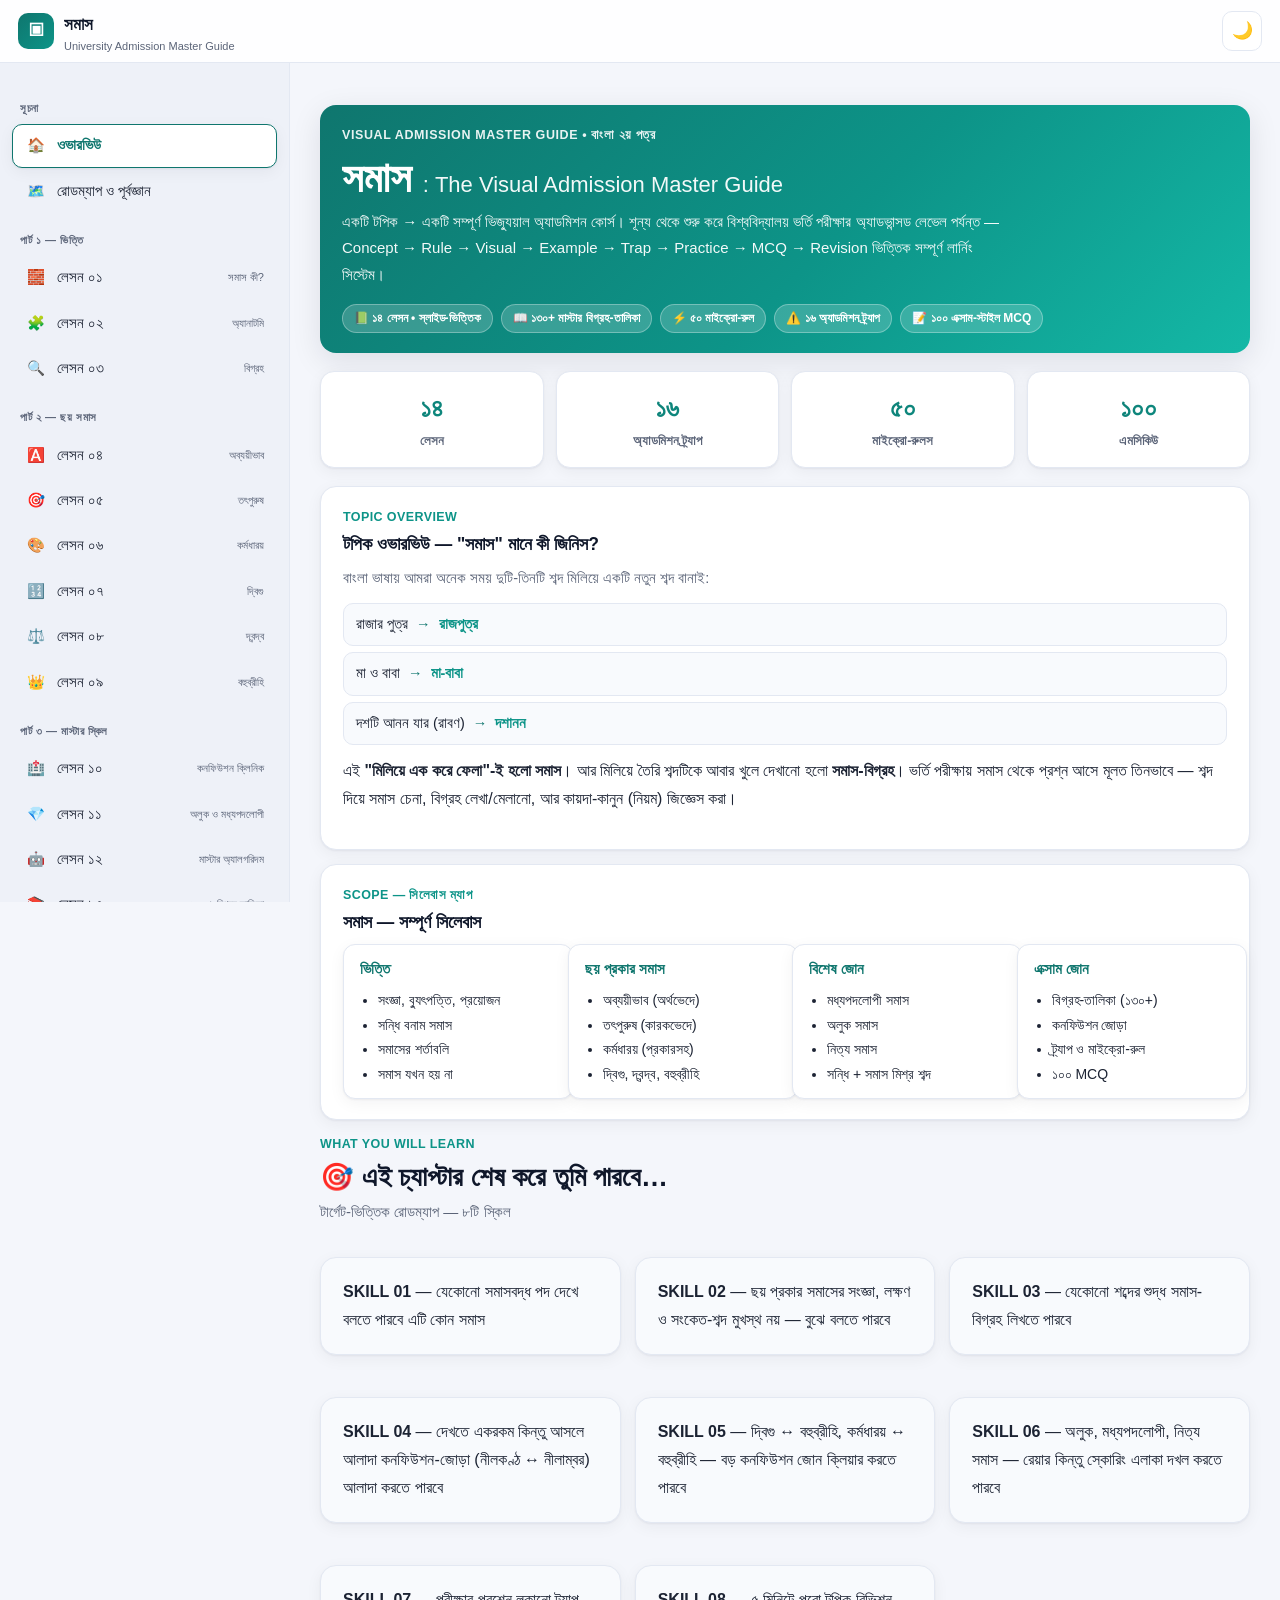
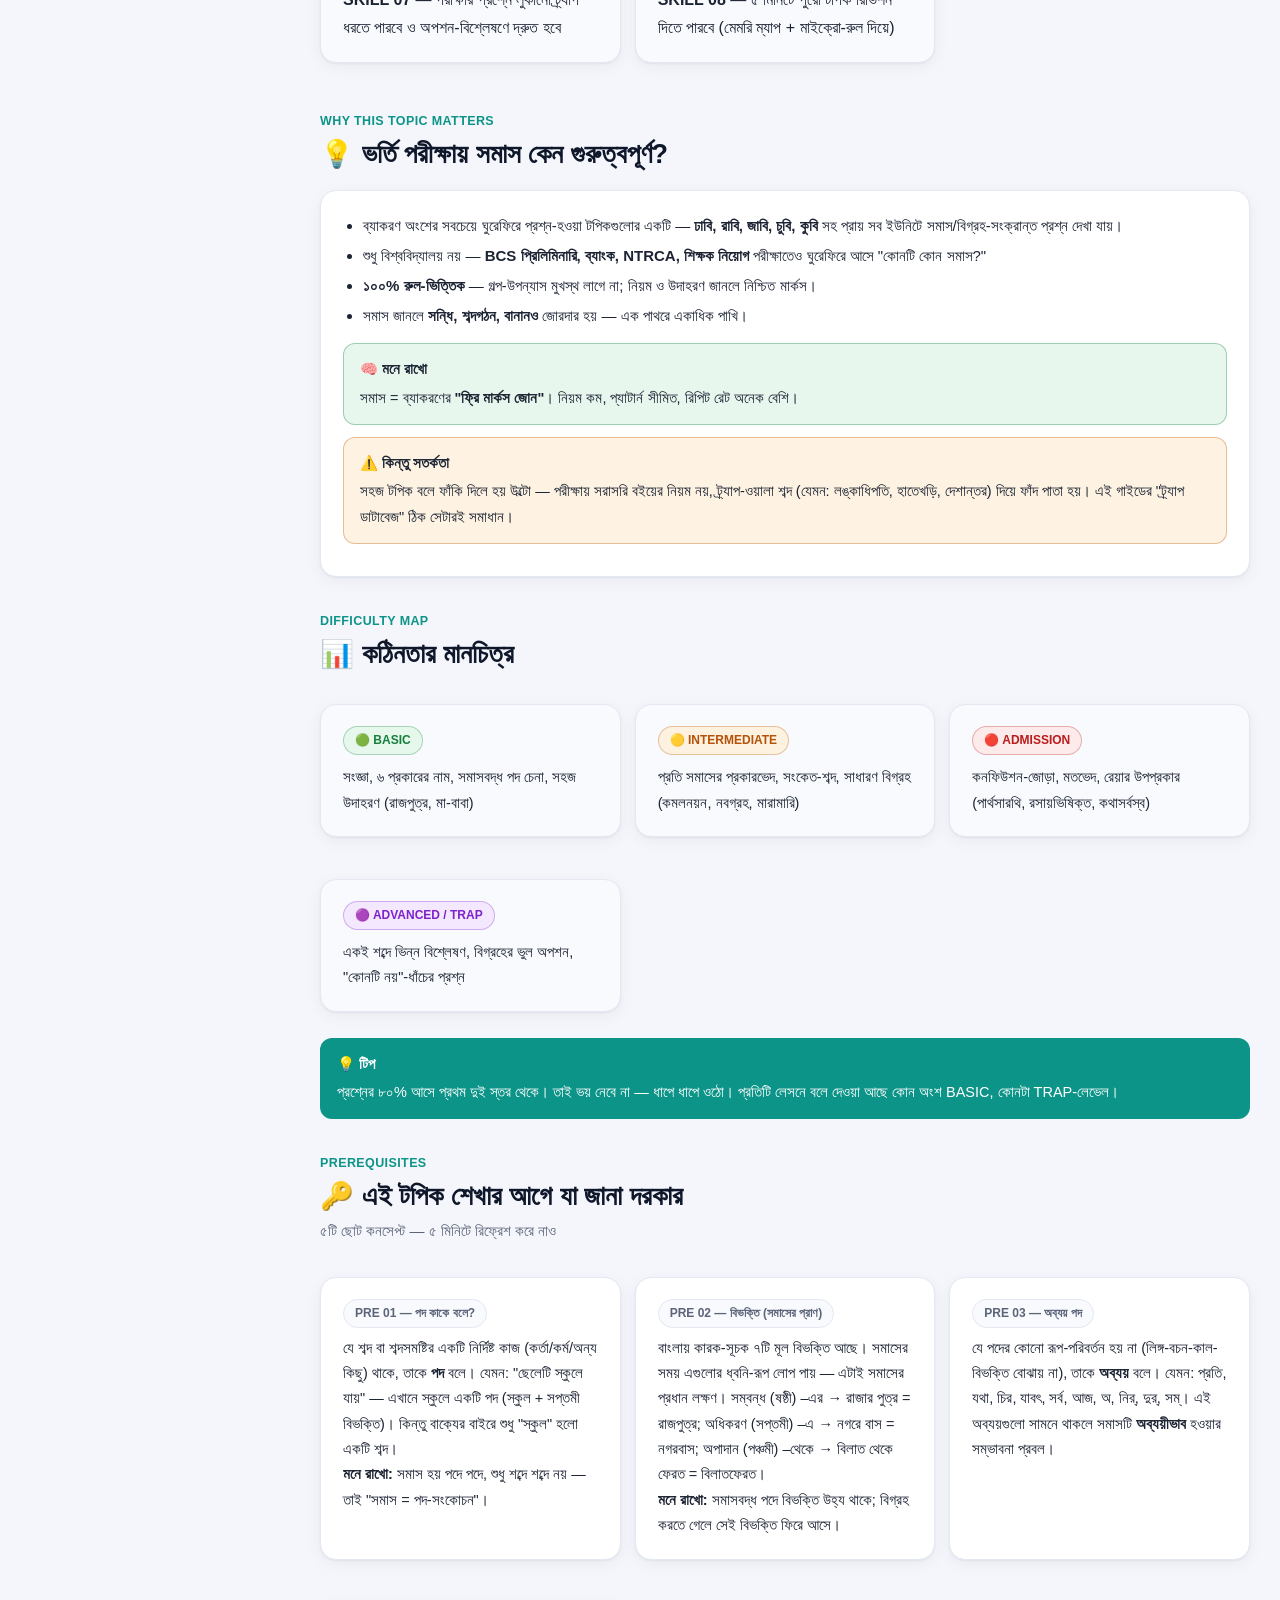
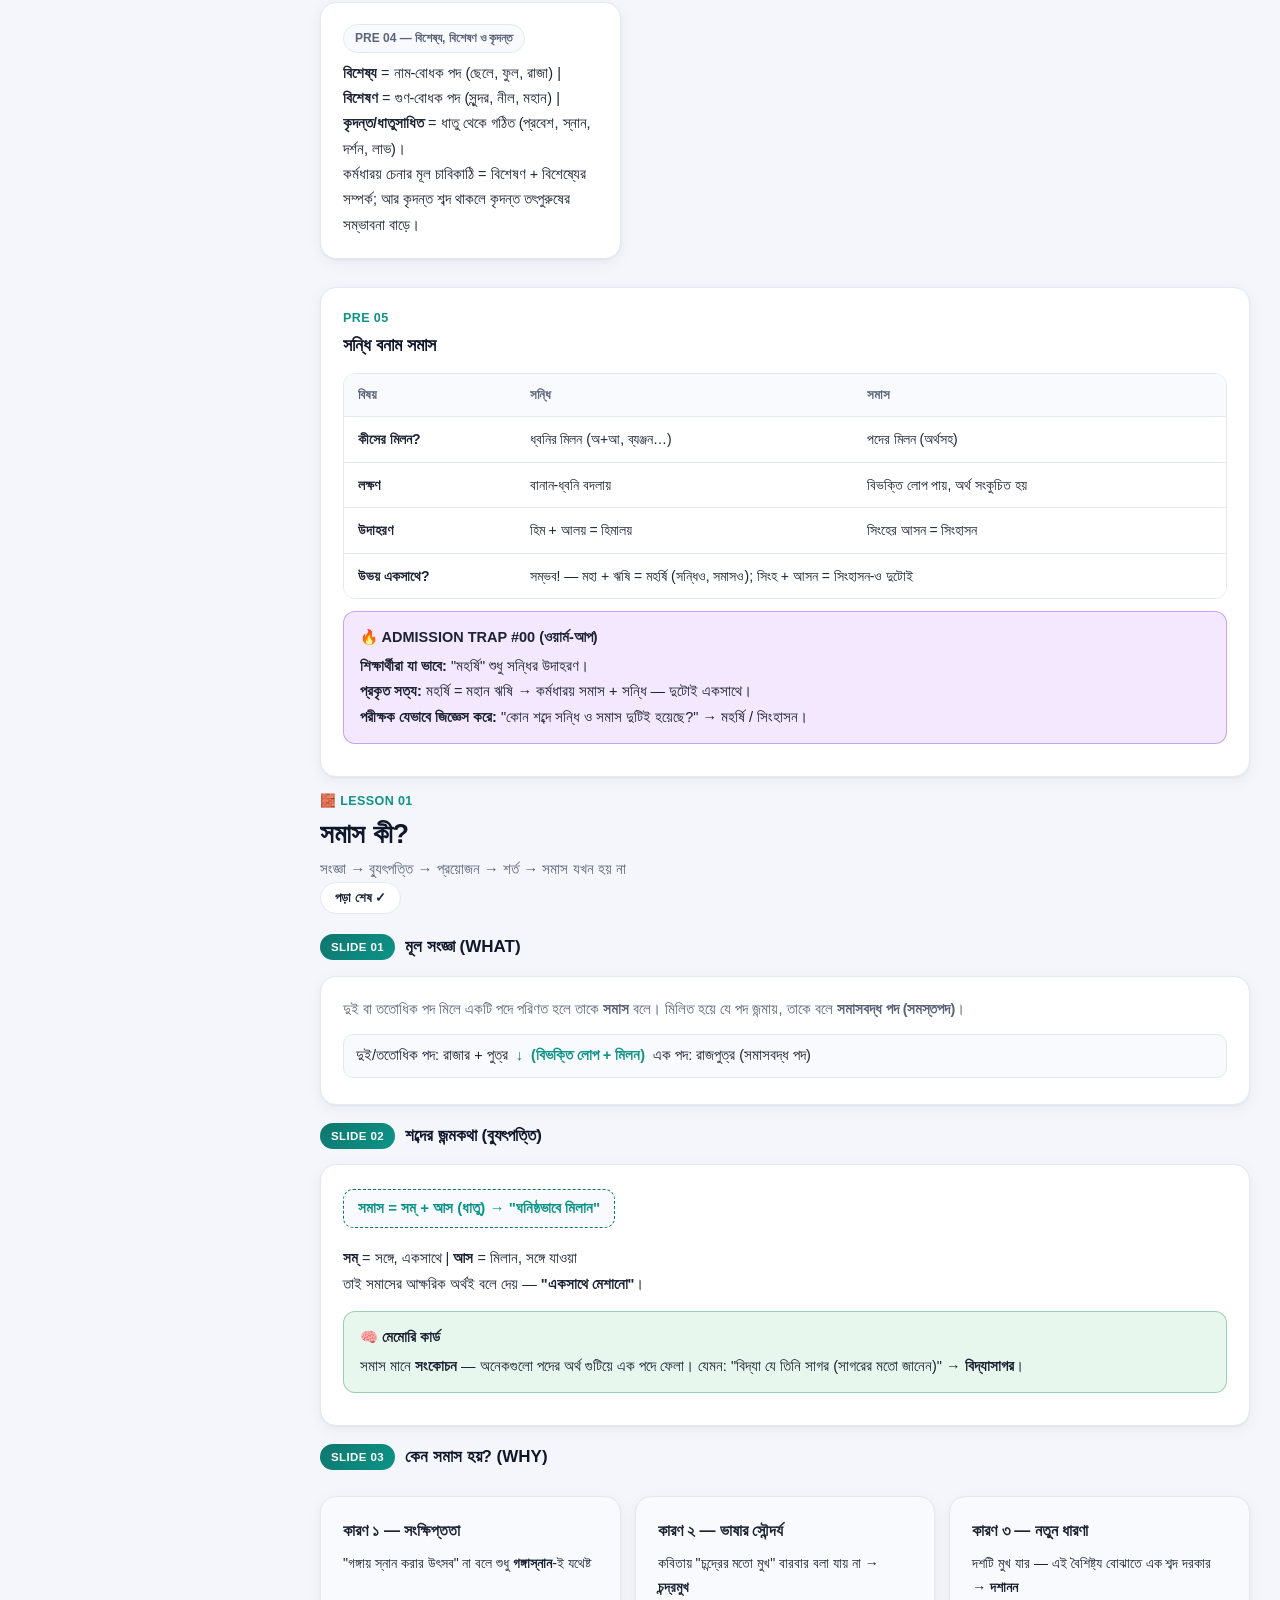
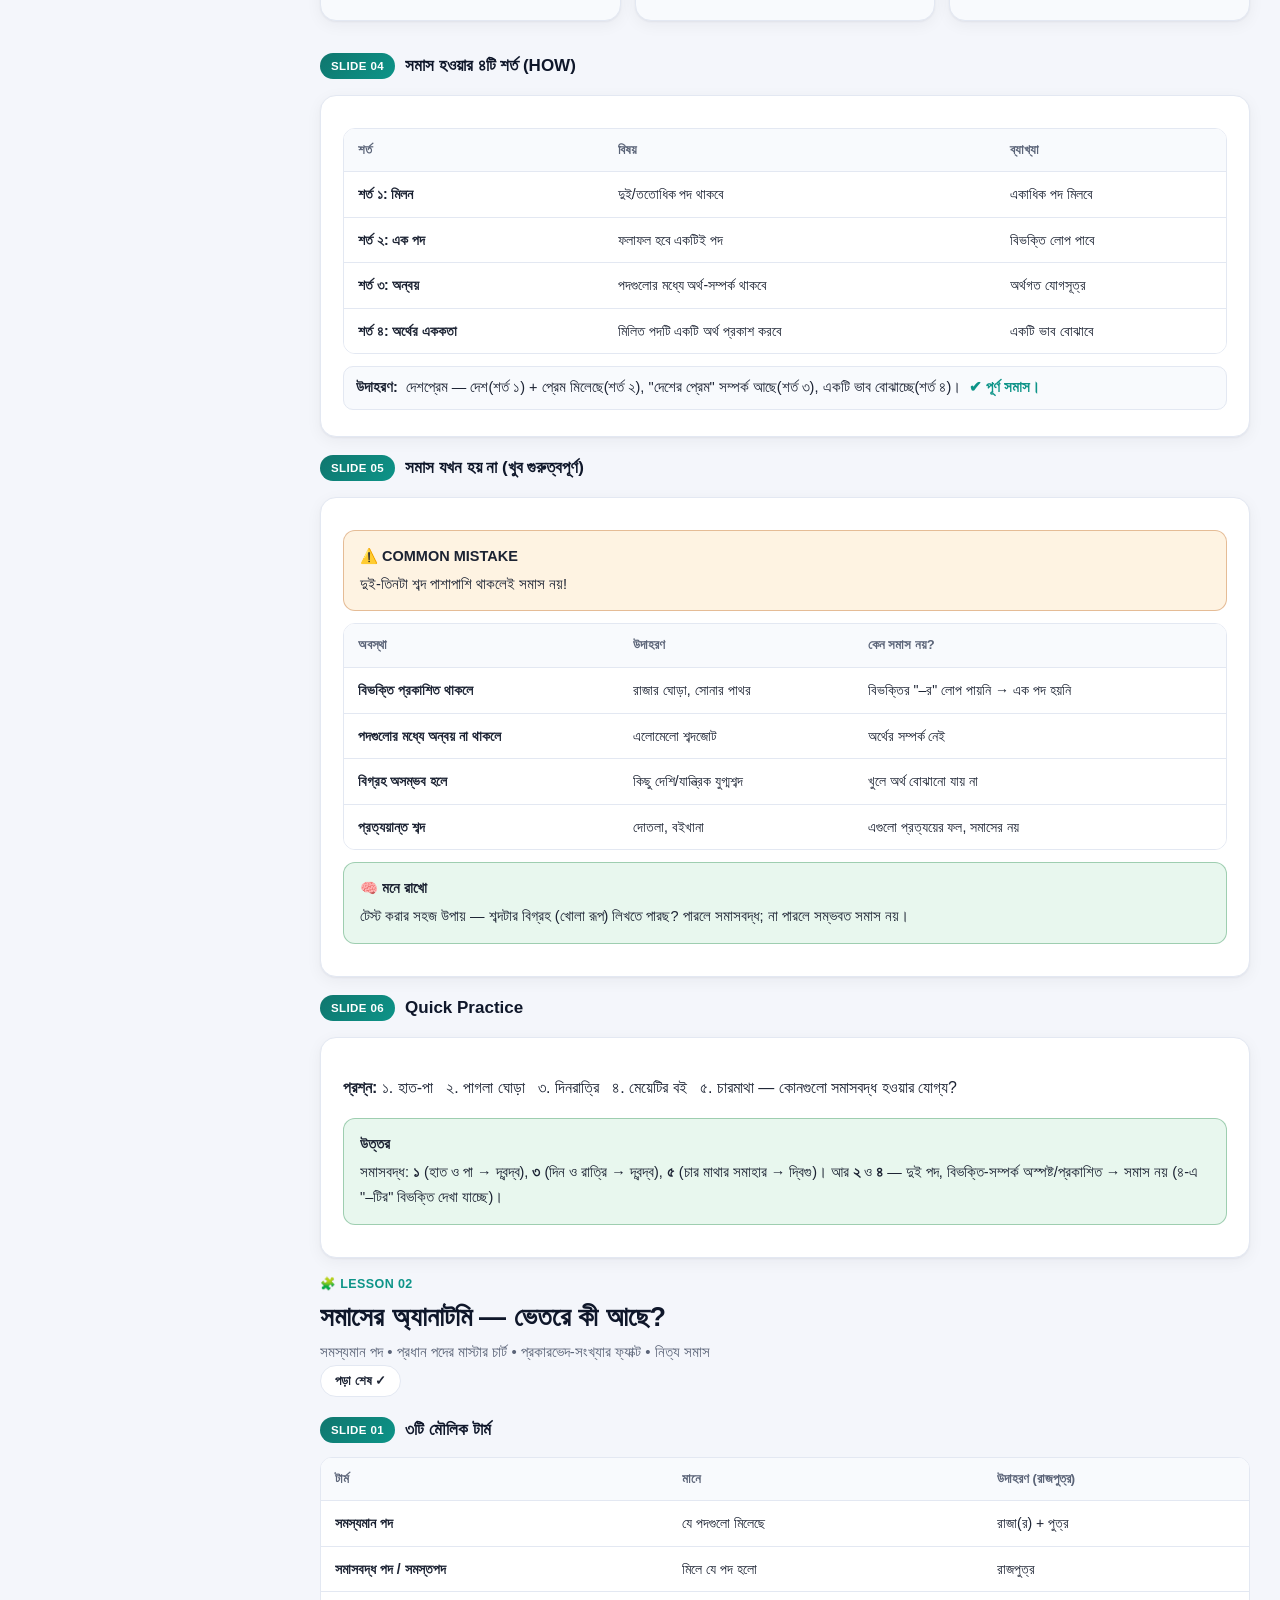
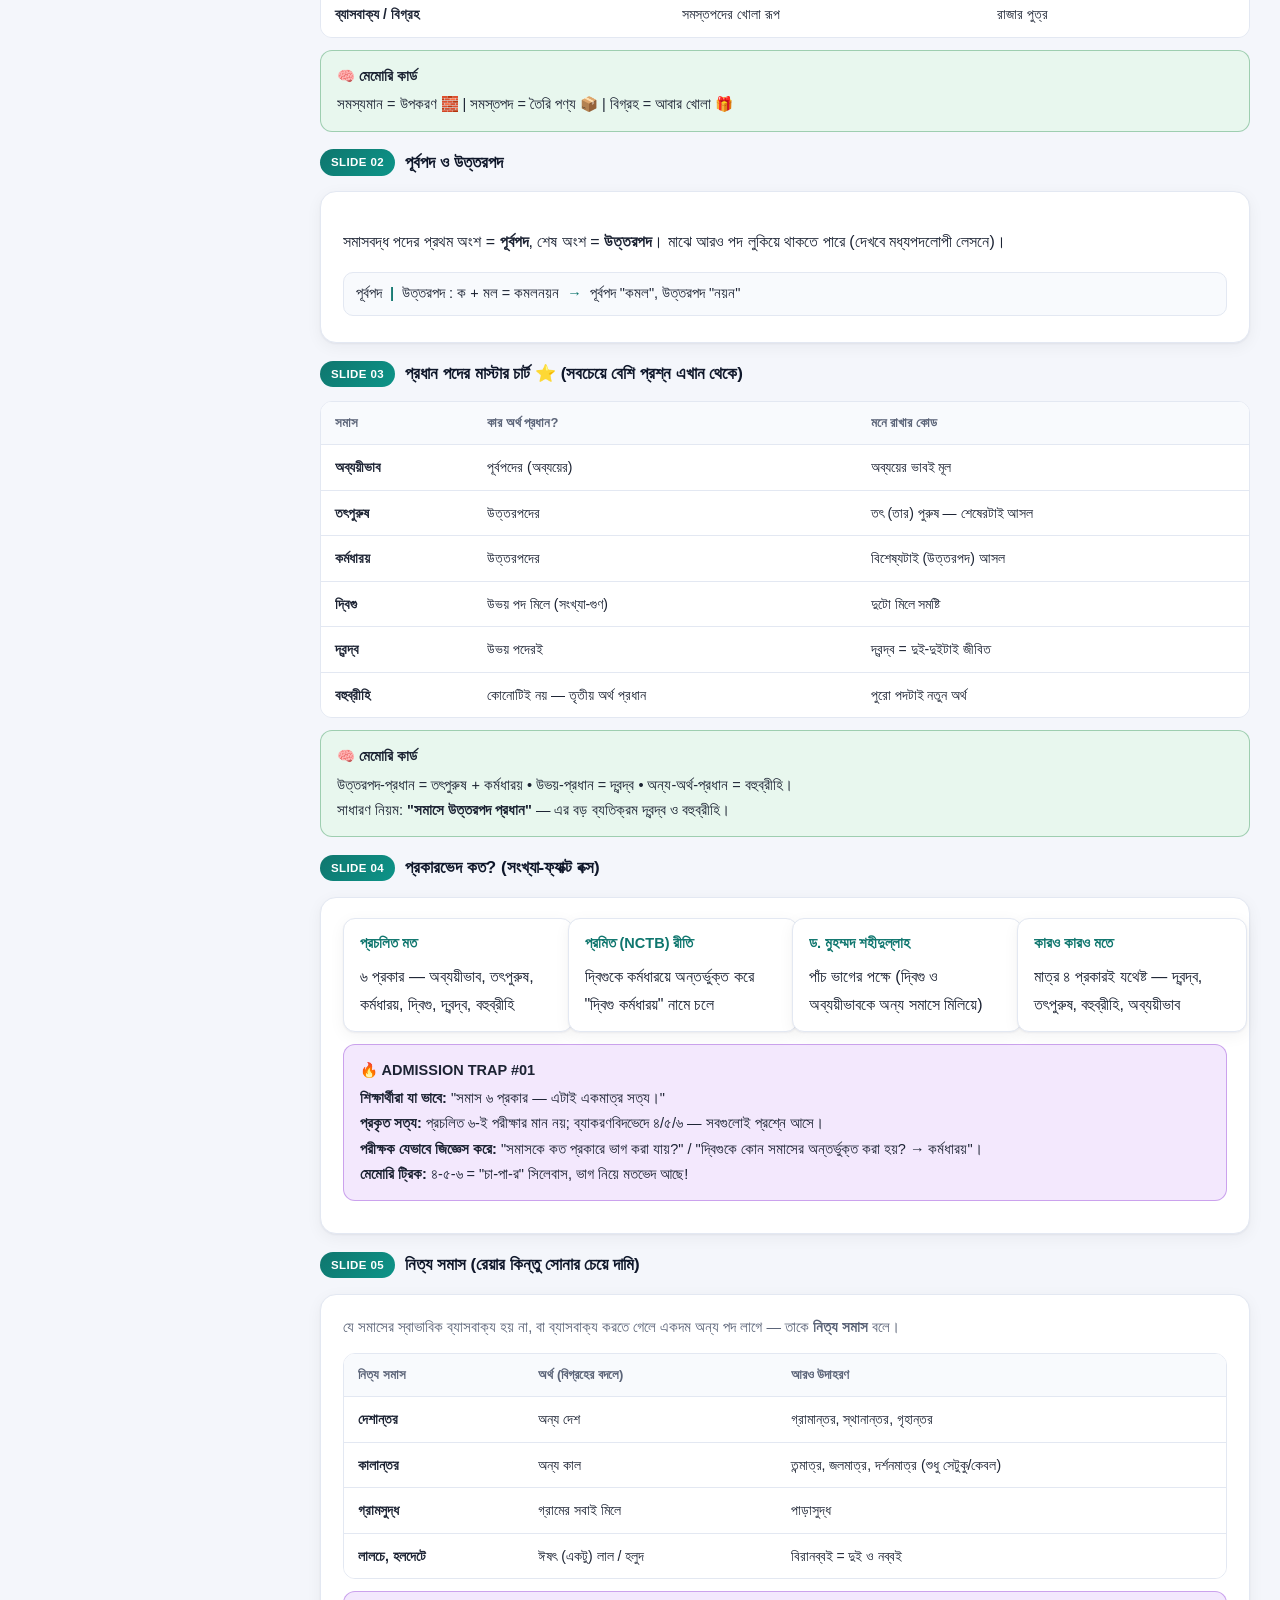
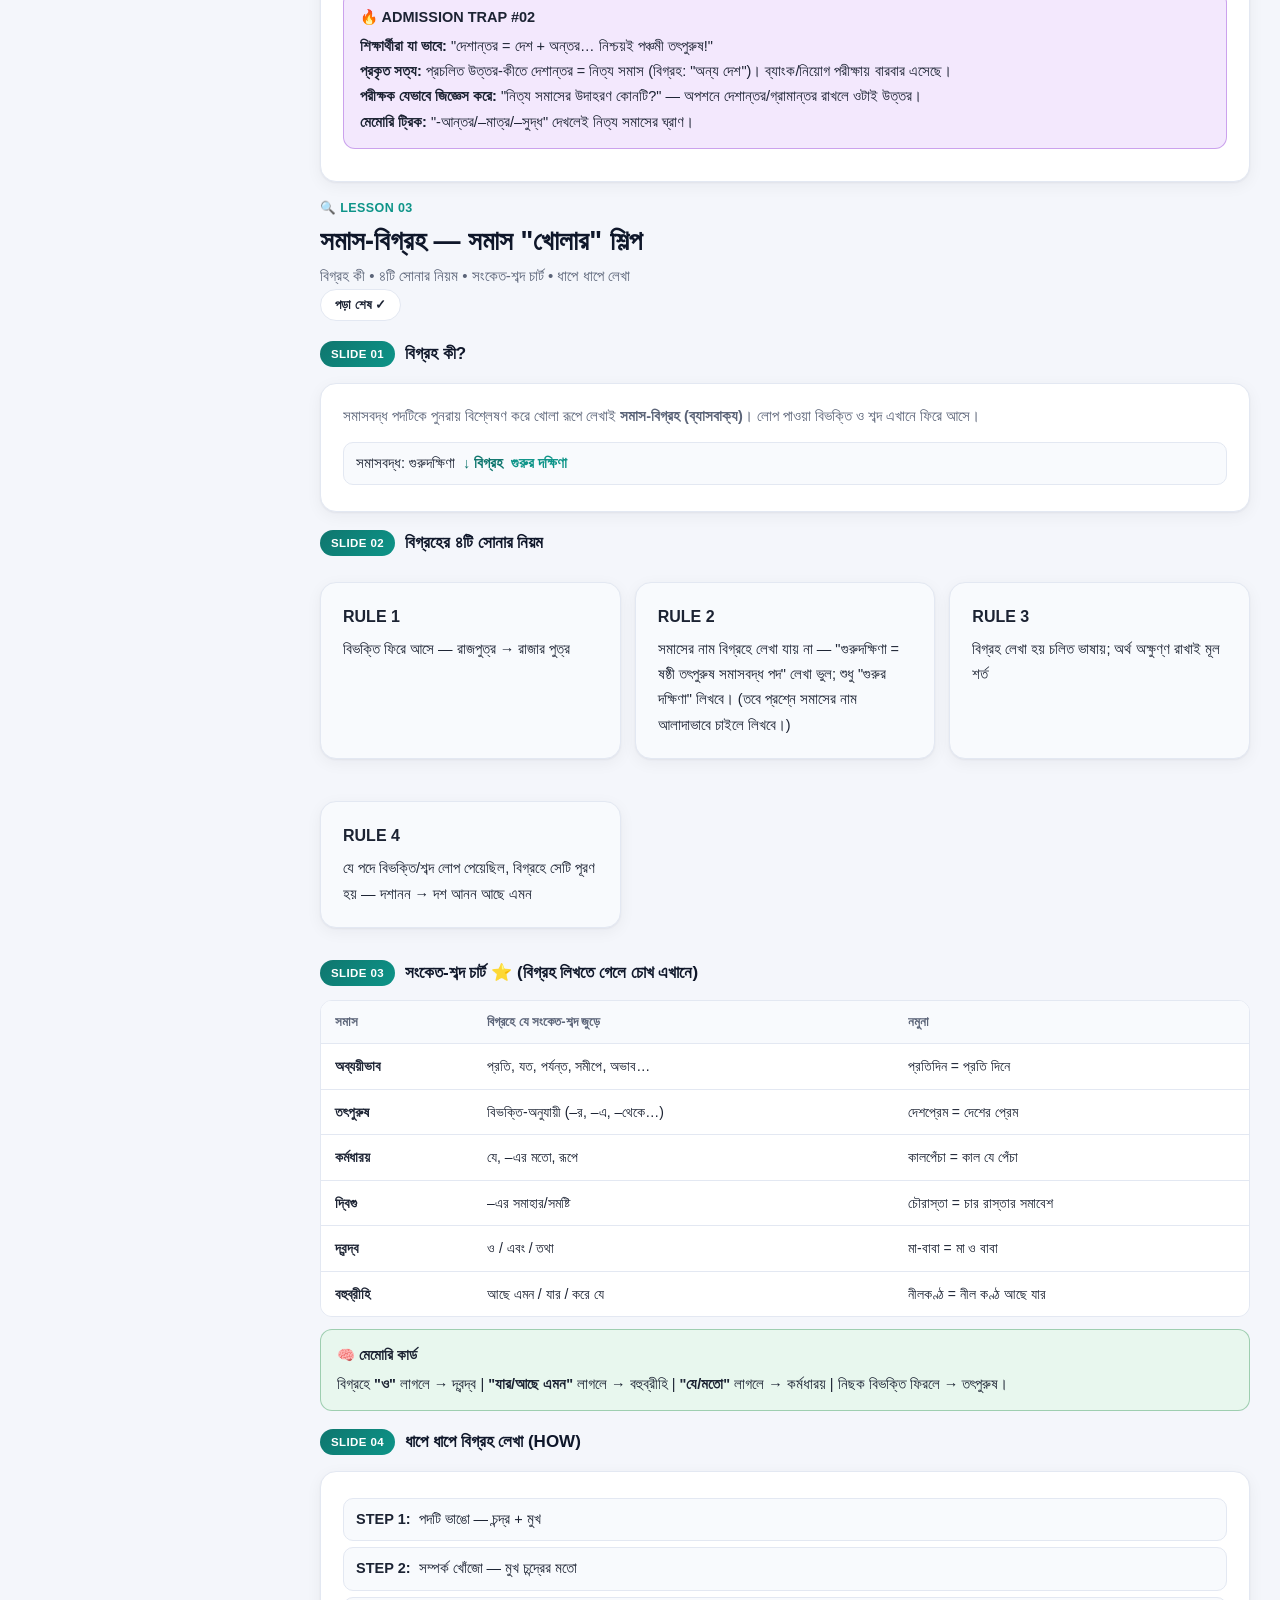
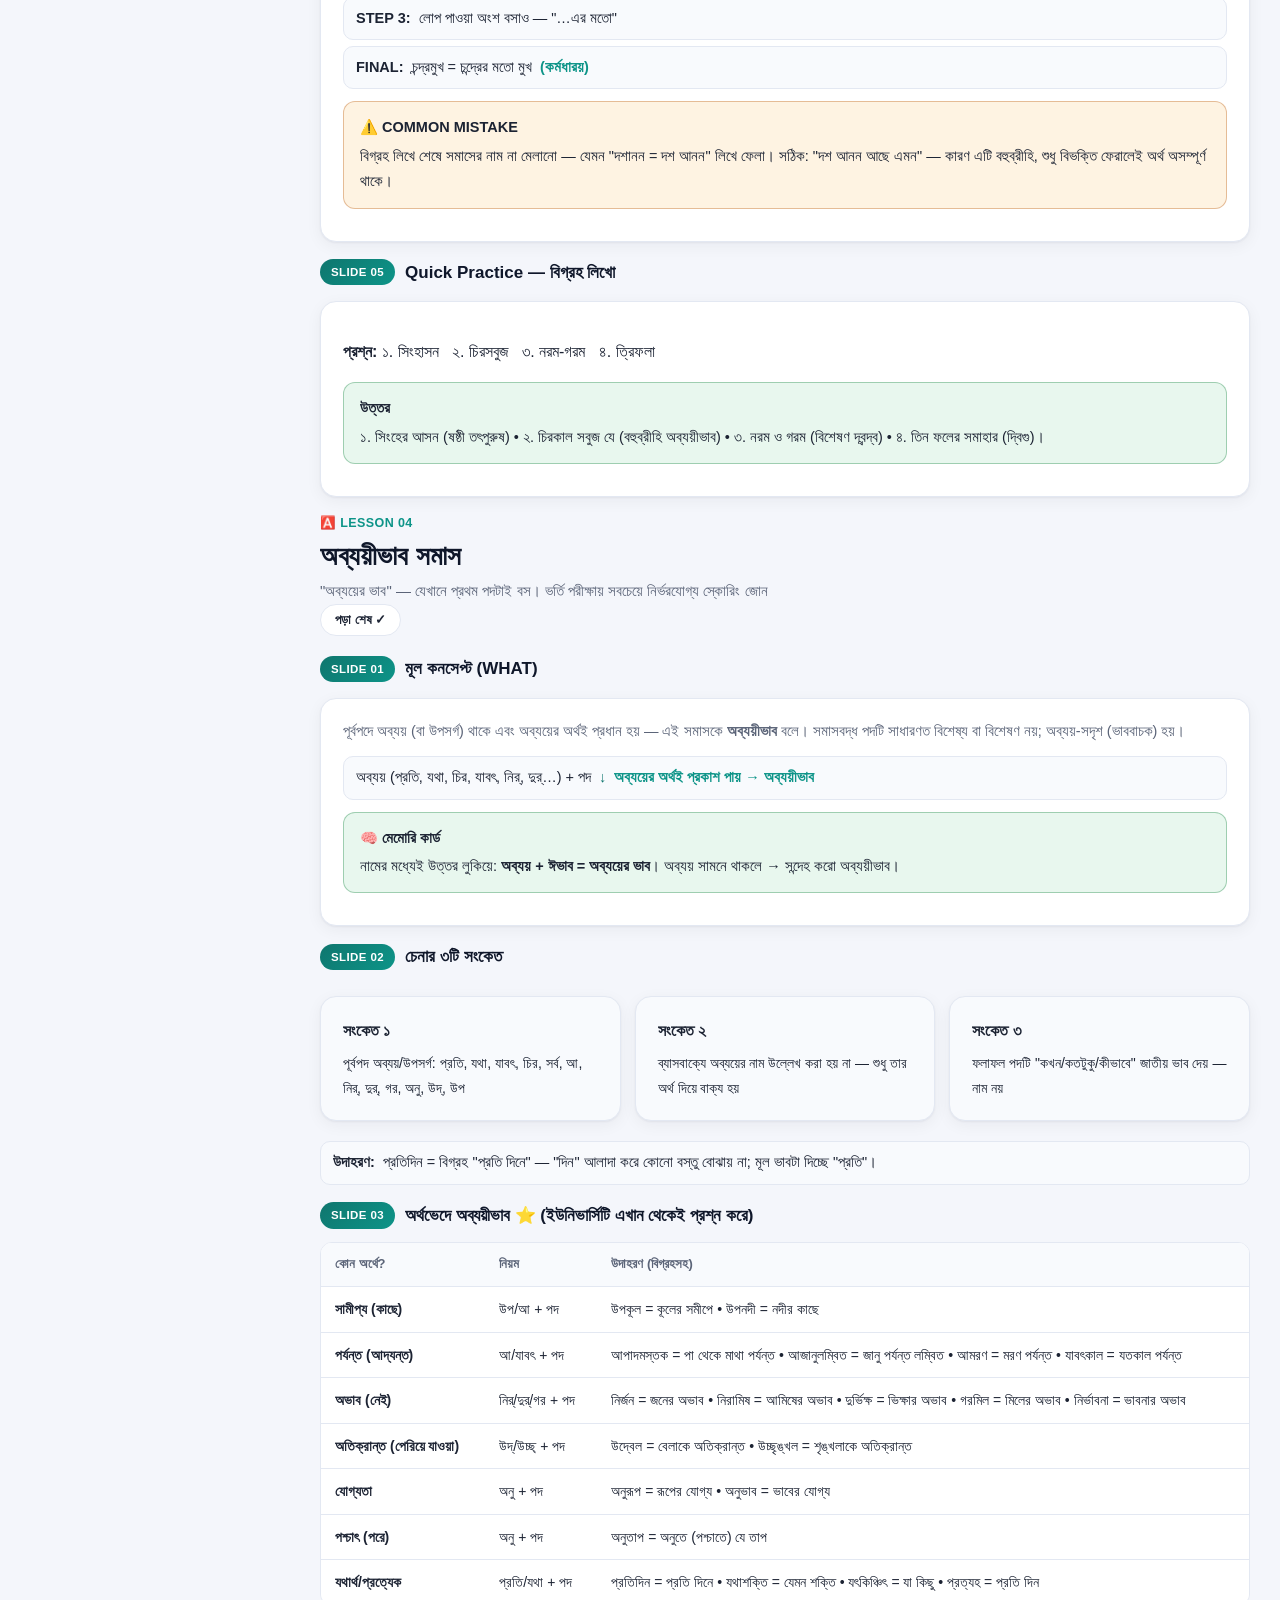
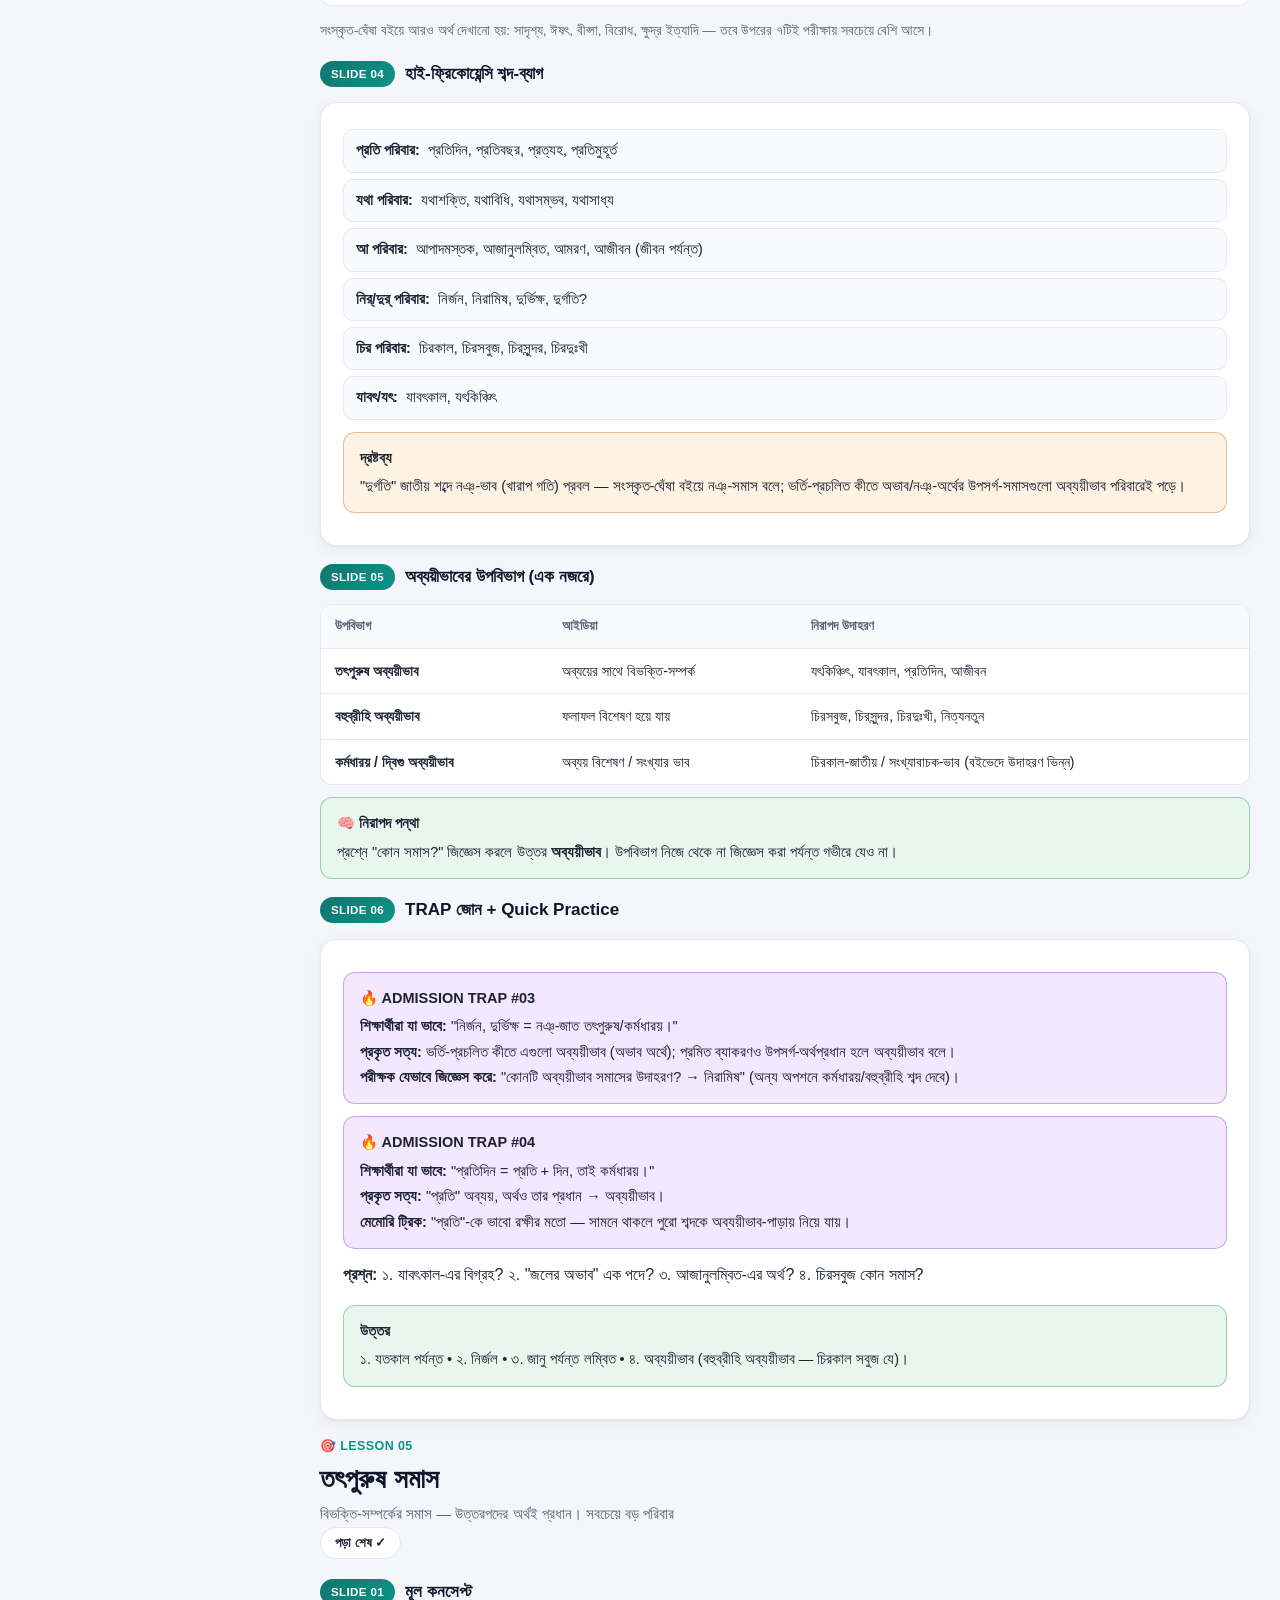
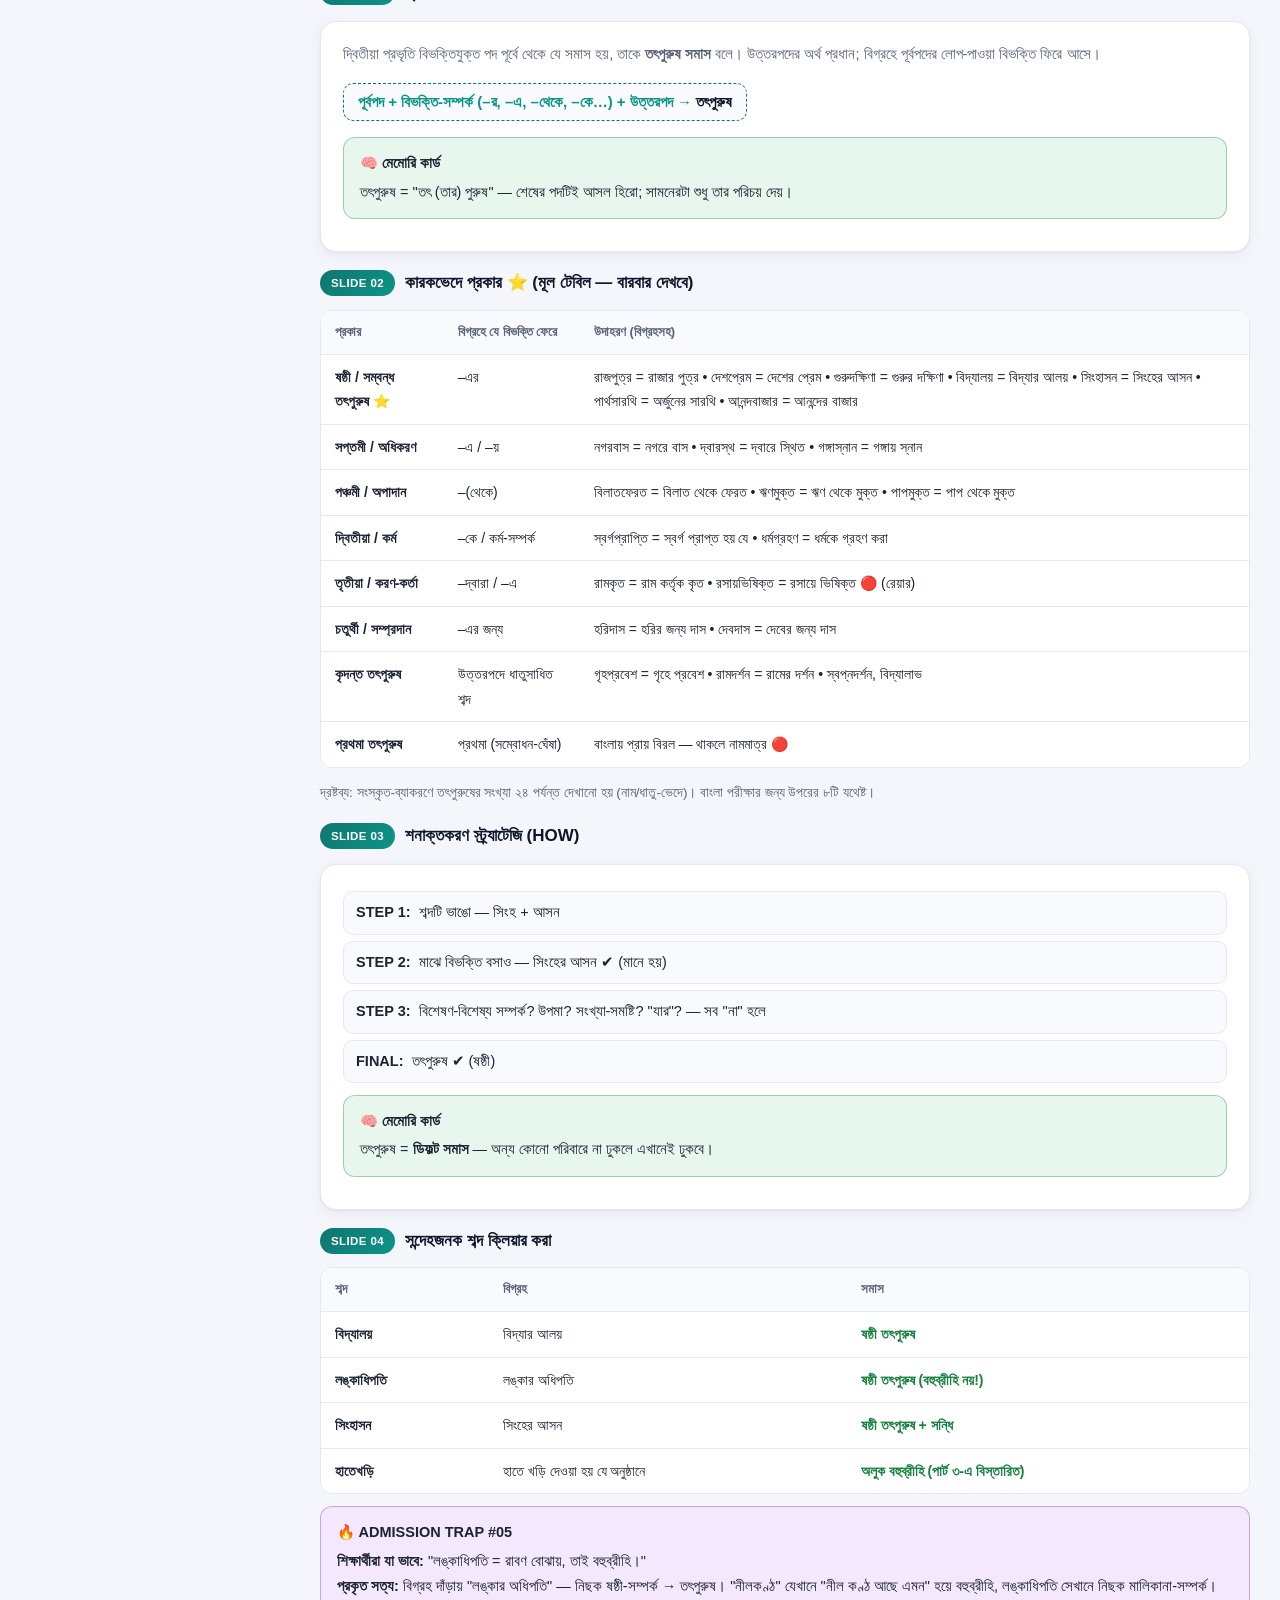
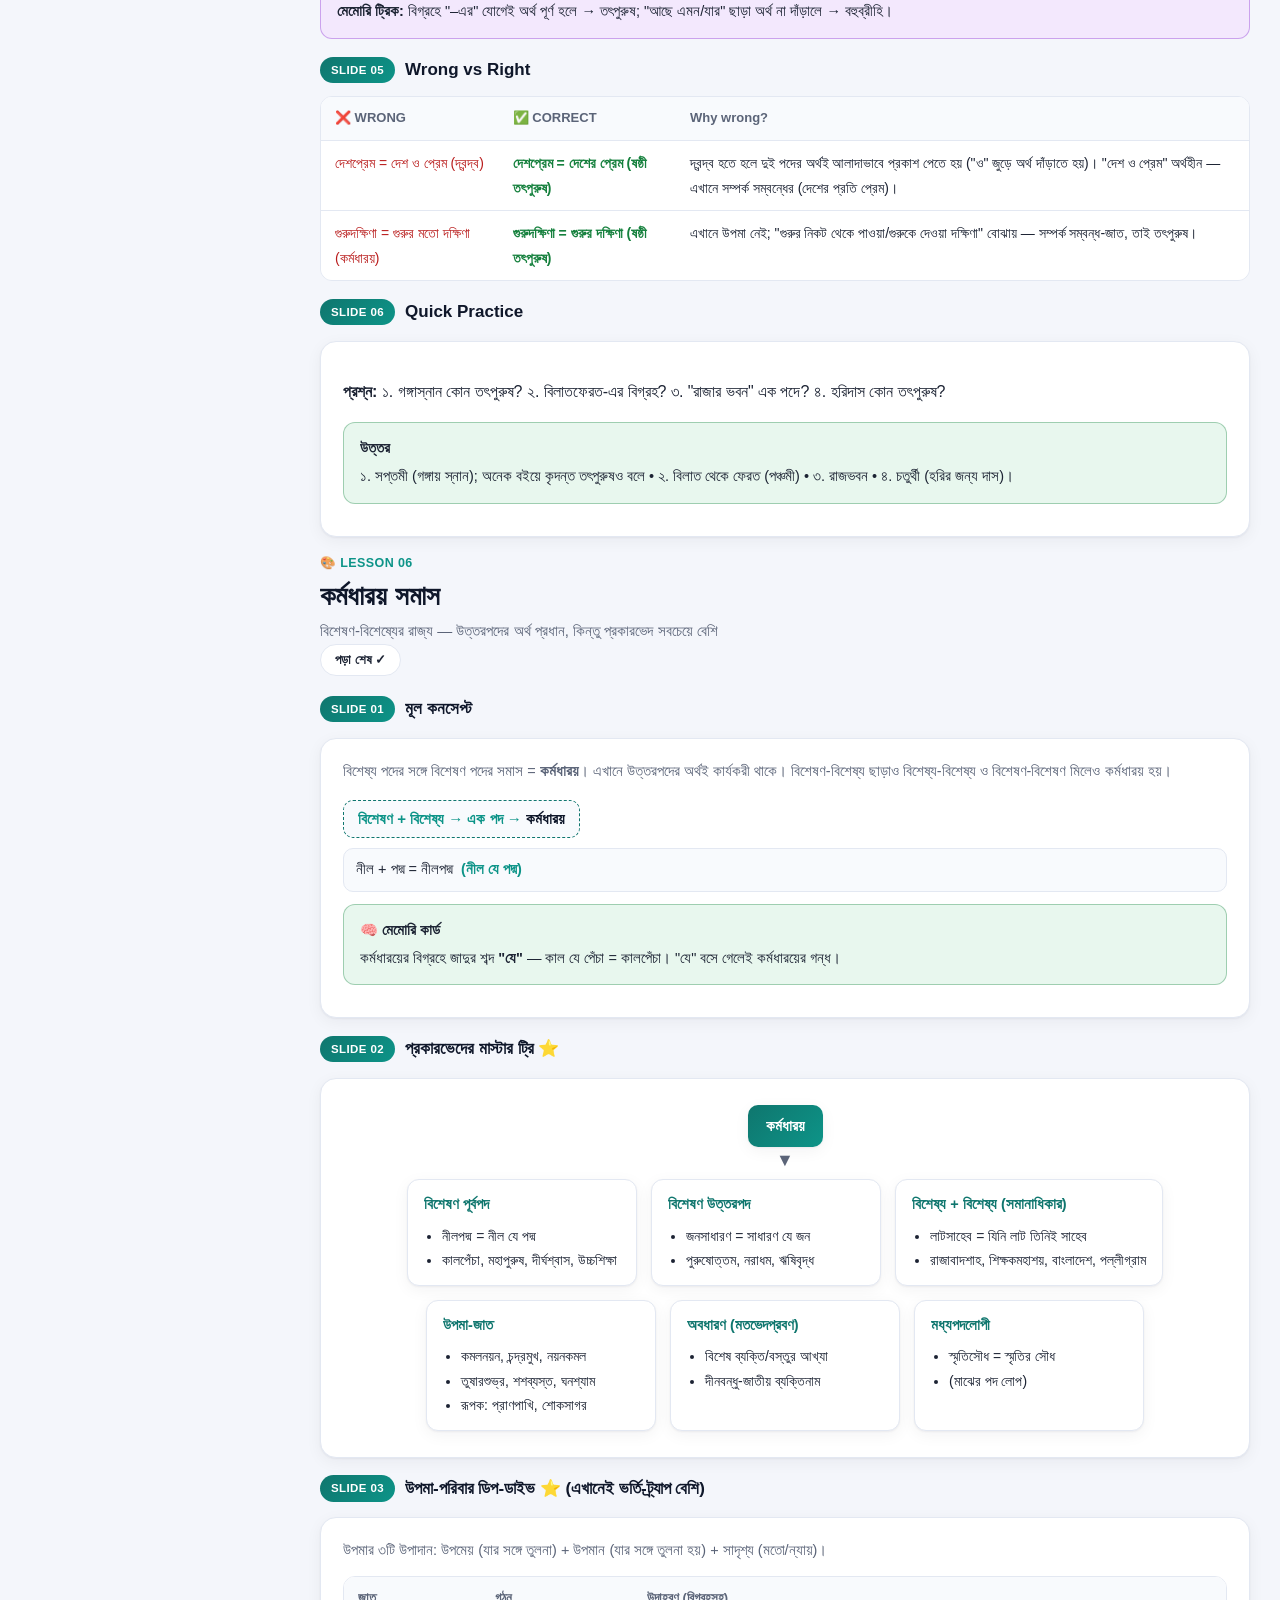
<file: courses/somas/index.html>
<!DOCTYPE html>
<html lang="bn" data-theme="light">
<head>
<meta charset="UTF-8">
<meta name="viewport" content="width=device-width, initial-scale=1.0">
<title>সমাস — University Admission Master Guide</title>
<style>
:root{
  --bg:#f4f6fb; --bg2:#eef1f8; --card:#ffffff; --card2:#f8fafd;
  --text:#1c2333; --muted:#5b6478; --line:#e3e8f2; --line2:#d3dbe8;
  --brand:#0f766e; --brand2:#0d9488; --ink:#0f172a;
  --good:#15803d; --good-bg:#e8f7ee;
  --warn:#b45309; --warn-bg:#fef3e2;
  --danger:#b91c1c; --danger-bg:#fdeaea;
  --trap:#7e22ce; --trap-bg:#f3e8fd;
  --basic:#15803d; --basic-bg:#e6f7ec;
  --inter:#b45309; --inter-bg:#fdf1e0;
  --adm:#b91c1c; --adm-bg:#fdeaea;
  --shadow:0 1px 2px rgba(16,24,40,.05),0 4px 16px rgba(16,24,40,.05);
  --shadow-lg:0 8px 30px rgba(16,24,40,.10);
  --radius:16px;
}
[data-theme="dark"]{
  --bg:#0b0f1a; --bg2:#10162a; --card:#141b2e; --card2:#1a2340;
  --text:#e7ecf7; --muted:#9aa4bd; --line:#232c48; --line2:#2e3a5c;
  --brand:#2dd4bf; --brand2:#5eead4; --ink:#f1f5ff;
  --good:#4ade80; --good-bg:#12291d;
  --warn:#fbbf24; --warn-bg:#2a2010;
  --danger:#f87171; --danger-bg:#2a1414;
  --trap:#c084fc; --trap-bg:#241238;
  --basic:#4ade80; --basic-bg:#12291d;
  --inter:#fbbf24; --inter-bg:#2a2010;
  --adm:#f87171; --adm-bg:#2a1414;
  --shadow:0 1px 2px rgba(0,0,0,.4),0 4px 16px rgba(0,0,0,.35);
  --shadow-lg:0 8px 30px rgba(0,0,0,.5);
}
*{box-sizing:border-box}
html{scroll-behavior:smooth}
body{
  margin:0; background:var(--bg); color:var(--text);
  font-family:'Noto Sans Bengali','Hind Siliguri','SolaimanLipi',-apple-system,'Segoe UI',Roboto,sans-serif;
  line-height:1.75; -webkit-font-smoothing:antialiased;
}
a{color:var(--brand); text-decoration:none}
#scrollbar{position:fixed; top:0; left:0; height:3px; background:linear-gradient(90deg,var(--brand),var(--brand2),#f59e0b); width:0; z-index:1000; transition:width .1s}
.topbar{
  position:sticky; top:0; z-index:200; display:flex; align-items:center; gap:12px;
  padding:10px 18px; background:color-mix(in srgb,var(--card) 88%,transparent);
  backdrop-filter:blur(10px); border-bottom:1px solid var(--line);
}
.menu-btn{display:none; background:var(--card); border:1px solid var(--line); color:var(--text); font-size:20px; width:40px; height:40px; border-radius:10px; cursor:pointer}
.topbar .brand{display:flex; align-items:center; gap:10px; font-weight:800; font-size:17px; color:var(--ink)}
.topbar .brand .logo{width:36px; height:36px; border-radius:10px; background:linear-gradient(135deg,var(--brand),var(--brand2)); color:#fff; display:grid; place-items:center; font-size:18px; flex:none}
.topbar .brand small{display:block; font-weight:500; font-size:11px; color:var(--muted); line-height:1.1}
.topbar .spacer{flex:1}
.icon-btn{background:var(--card); border:1px solid var(--line); color:var(--text); width:40px; height:40px; border-radius:10px; cursor:pointer; font-size:17px}
.icon-btn:hover{border-color:var(--brand); color:var(--brand)}
.wrap{display:flex}
.sidebar{
  width:290px; flex:none; height:calc(100vh - 61px); position:sticky; top:61px;
  overflow-y:auto; padding:18px 12px 40px; border-right:1px solid var(--line); background:var(--bg2);
}
.sidebar::-webkit-scrollbar{width:6px}
.sidebar::-webkit-scrollbar-thumb{background:var(--line2); border-radius:3px}
.side-group{font-size:11px; font-weight:700; letter-spacing:.6px; text-transform:uppercase; color:var(--muted); margin:18px 8px 6px}
.side-link{
  display:flex; align-items:center; gap:10px; padding:8px 12px; margin:2px 0; border-radius:10px;
  color:var(--text); font-size:14.5px; cursor:pointer; border:1px solid transparent; position:relative;
}
.side-link:hover{background:var(--card); border-color:var(--line)}
.side-link.active{background:var(--card); border-color:var(--brand); color:var(--brand); font-weight:700; box-shadow:var(--shadow)}
.side-link .ic{width:22px; text-align:center; flex:none}
.side-link .num{font-size:11px; color:var(--muted); margin-left:auto; text-align:right}
.side-link.active .num{color:var(--brand)}
.side-link.done::after{content:'✓'; color:var(--good); font-weight:800; margin-left:6px; font-size:12px}
.main{flex:1; min-width:0; padding:28px 30px 90px; max-width:1080px; margin:0 auto}
section{scroll-margin-top:76px}
.sec-head{margin:6px 0 18px}
.kicker{font-size:12.5px; font-weight:700; letter-spacing:.4px; color:var(--brand2); text-transform:uppercase}
.sec-title{font-size:27px; font-weight:800; margin:4px 0 4px; color:var(--ink); line-height:1.3}
.sec-sub{color:var(--muted); font-size:15px; margin:0}
.divider{height:1px; background:linear-gradient(90deg,var(--line),transparent); margin:34px 0}
.card{background:var(--card); border:1px solid var(--line); border-radius:var(--radius); padding:20px 22px; box-shadow:var(--shadow); margin:14px 0}
.card h3{margin:0 0 6px; font-size:17.5px; color:var(--ink)}
.card .lead{color:var(--muted); font-size:14.5px; margin:0 0 12px}
.soft{background:var(--card2)}
.slide{margin:16px 0}
.slide-head{display:flex; align-items:center; gap:10px; flex-wrap:wrap; margin-bottom:10px}
.slide-tag{background:linear-gradient(135deg,var(--brand),var(--brand2)); color:#fff; font-size:11.5px; font-weight:700; padding:3px 11px; border-radius:999px; letter-spacing:.4px}
.slide-title{font-weight:800; font-size:17px; color:var(--ink); margin:0}
.pill{display:inline-flex; align-items:center; gap:6px; font-size:12px; font-weight:700; padding:3px 11px; border-radius:999px; border:1px solid transparent}
.pill.basic{color:var(--basic); background:var(--basic-bg); border-color:color-mix(in srgb,var(--basic) 30%,transparent)}
.pill.inter{color:var(--inter); background:var(--inter-bg); border-color:color-mix(in srgb,var(--inter) 30%,transparent)}
.pill.adm{color:var(--adm); background:var(--adm-bg); border-color:color-mix(in srgb,var(--adm) 30%,transparent)}
.pill.trap{color:var(--trap); background:var(--trap-bg); border-color:color-mix(in srgb,var(--trap) 30%,transparent)}
.pill.plain{color:var(--muted); background:var(--card2); border-color:var(--line)}
.callout{border-radius:12px; padding:13px 16px; margin:12px 0; font-size:14.5px; border:1px solid}
.callout.trap{background:var(--trap-bg); border-color:color-mix(in srgb,var(--trap) 35%,transparent); color:var(--text)}
.callout.warn{background:var(--warn-bg); border-color:color-mix(in srgb,var(--warn) 35%,transparent)}
.callout.good{background:var(--good-bg); border-color:color-mix(in srgb,var(--good) 35%,transparent)}
.callout.info{background:var(--brand2); border-color:transparent; color:#fff}
.callout .ct{font-weight:800; display:block; margin-bottom:3px}
.tbl-wrap{overflow-x:auto; margin:12px 0; border:1px solid var(--line); border-radius:12px}
table.tbl{border-collapse:collapse; width:100%; min-width:560px; font-size:14px; background:var(--card)}
table.tbl th{background:var(--card2); text-align:left; padding:10px 14px; font-size:13px; color:var(--muted); border-bottom:1px solid var(--line); white-space:nowrap}
table.tbl td{padding:10px 14px; border-bottom:1px solid var(--line); vertical-align:top}
table.tbl tr:last-child td{border-bottom:none}
table.tbl tr:hover td{background:color-mix(in srgb,var(--brand) 4%,transparent)}
.wrong{color:var(--danger)}
.right{color:var(--good); font-weight:600}
.formula{display:inline-block; background:var(--card2); border:1.5px dashed var(--brand); color:var(--brand2); font-weight:700; border-radius:10px; padding:5px 14px; margin:4px 6px 4px 0; font-size:15px}
.formula b{color:var(--ink)}
.ex{display:flex; align-items:center; gap:8px; flex-wrap:wrap; background:var(--card2); border:1px solid var(--line); border-radius:10px; padding:8px 12px; margin:6px 0; font-size:14.5px}
.ex .arrow{color:var(--brand); font-weight:800}
.ex .res{color:var(--brand2); font-weight:700}
.flow{display:flex; flex-direction:column; align-items:center; gap:0; padding:6px 0}
.flow-node{background:linear-gradient(135deg,var(--brand),var(--brand2)); color:#fff; font-weight:700; padding:8px 18px; border-radius:10px; text-align:center; font-size:15px; box-shadow:var(--shadow)}
.flow-node.alt{background:var(--card2); color:var(--ink); border:1.5px solid var(--line2)}
.flow-down{color:var(--muted); font-size:18px; line-height:1; margin:4px 0}
.flow-row{display:flex; gap:14px; flex-wrap:wrap; justify-content:center; margin-top:6px}
.flow-col{background:var(--card); border:1px solid var(--line); border-radius:12px; padding:12px 16px; min-width:230px; box-shadow:var(--shadow)}
.flow-col .fc-title{font-weight:800; color:var(--brand); font-size:14.5px; margin-bottom:6px}
.flow-col ul{margin:0; padding-left:18px; font-size:14px}
.grid2{display:grid; grid-template-columns:repeat(auto-fit,minmax(240px,1fr)); gap:14px}
.grid3{display:grid; grid-template-columns:repeat(auto-fit,minmax(200px,1fr)); gap:14px}
.stats{display:grid; grid-template-columns:repeat(auto-fit,minmax(120px,1fr)); gap:12px; margin:18px 0}
.stat{background:var(--card); border:1px solid var(--line); border-radius:14px; padding:14px 10px; text-align:center; box-shadow:var(--shadow)}
.stat .n{font-size:26px; font-weight:800; background:linear-gradient(135deg,var(--brand),var(--brand2)); -webkit-background-clip:text; background-clip:text; color:transparent}
.stat .l{font-size:12.5px; color:var(--muted); font-weight:600}
.trap-card{background:var(--card); border:1px solid var(--line); border-radius:14px; margin:12px 0; overflow:hidden; box-shadow:var(--shadow)}
.trap-head{display:flex; align-items:center; gap:12px; padding:14px 18px; cursor:pointer; user-select:none}
.trap-head:hover{background:var(--card2)}
.trap-head .ti{width:38px; height:38px; border-radius:10px; background:var(--trap-bg); color:var(--trap); display:grid; place-items:center; font-weight:800; font-size:13px; flex:none}
.trap-head .tt{font-weight:800; font-size:15px; color:var(--ink); flex:1}
.trap-head .chev{transition:transform .25s; color:var(--muted); font-size:14px}
.trap-card.open .chev{transform:rotate(180deg)}
.trap-body{display:none; padding:0 18px 16px; border-top:1px solid var(--line); font-size:14.5px}
.trap-card.open .trap-body{display:block}
.trap-body .row{margin:8px 0}
.trap-body .row .lab{font-weight:800; color:var(--brand); display:block; font-size:13px; text-transform:uppercase; letter-spacing:.3px}
.trap-body .row .lab.t{color:var(--trap)}
.trap-body .row .lab.a{color:var(--good)}
.trap-body .row .lab.h{color:var(--inter)}
.trap-body .row .lab.m{color:var(--brand2)}
.rules{columns:1}
.rule{display:flex; gap:10px; padding:8px 2px; border-bottom:1px dashed var(--line); font-size:14.5px}
.rule:last-child{border-bottom:none}
.rule .rn{flex:none; width:26px; height:26px; border-radius:8px; background:var(--brand); color:#fff; font-size:12px; font-weight:700; display:grid; place-items:center; margin-top:2px}
.rule .rw b{color:var(--brand2)}
.quiz-layout{display:grid; grid-template-columns:1fr 300px; gap:18px}
@media(max-width:900px){.quiz-layout{grid-template-columns:1fr}}
.q-meta{display:flex; gap:8px; flex-wrap:wrap; align-items:center; margin-bottom:12px}
.filters{display:flex; gap:8px; flex-wrap:wrap; margin:8px 0 18px}
.fbtn{border:1px solid var(--line); background:var(--card); color:var(--text); padding:7px 14px; border-radius:999px; font-size:13px; font-weight:600; cursor:pointer}
.fbtn:hover{border-color:var(--brand)}
.fbtn.on{background:var(--brand); border-color:var(--brand); color:#fff}
.q-card{background:var(--card); border:1px solid var(--line); border-radius:16px; padding:22px; box-shadow:var(--shadow)}
.q-num{font-size:13px; font-weight:700; color:var(--muted)}
.q-text{font-size:17.5px; font-weight:700; color:var(--ink); margin:8px 0 16px; line-height:1.6}
.opts{display:flex; flex-direction:column; gap:10px}
.opt{display:flex; align-items:flex-start; gap:12px; padding:12px 14px; border:1.5px solid var(--line); border-radius:12px; cursor:pointer; font-size:15px; background:var(--card); transition:all .12s}
.opt:hover:not(.locked){border-color:var(--brand); background:var(--card2)}
.opt .key{flex:none; width:28px; height:28px; border-radius:8px; border:1.5px solid var(--line2); display:grid; place-items:center; font-weight:800; font-size:13.5px; color:var(--muted)}
.opt.locked{cursor:default}
.opt.correct{border-color:var(--good); background:var(--good-bg)}
.opt.correct .key{background:var(--good); border-color:var(--good); color:#fff}
.opt.wrongpick{border-color:var(--danger); background:var(--danger-bg)}
.opt.wrongpick .key{background:var(--danger); border-color:var(--danger); color:#fff}
.explain{display:none; margin-top:16px; border-radius:12px; padding:14px 16px; font-size:14.5px; border:1px solid}
.explain.show{display:block}
.explain.right{background:var(--good-bg); border-color:color-mix(in srgb,var(--good) 40%,transparent)}
.explain.wrong{background:var(--danger-bg); border-color:color-mix(in srgb,var(--danger) 40%,transparent)}
.explain .et{font-weight:800; display:block; margin-bottom:4px}
.q-nav{display:flex; gap:10px; justify-content:space-between; margin-top:18px}
.q-nav button{border:1px solid var(--line); background:var(--card); color:var(--text); padding:9px 18px; border-radius:11px; font-weight:700; font-size:14px; cursor:pointer}
.q-nav button:hover:not(:disabled){border-color:var(--brand); color:var(--brand)}
.q-nav button:disabled{opacity:.4; cursor:not-allowed}
.palette{background:var(--card); border:1px solid var(--line); border-radius:16px; padding:16px; box-shadow:var(--shadow); position:sticky; top:76px}
.palette h4{margin:0 0 10px; font-size:14px; color:var(--ink)}
.score-box{display:flex; gap:10px; margin-bottom:14px}
.score-box .sb{flex:1; background:var(--card2); border-radius:10px; padding:8px; text-align:center}
.score-box .sb .v{font-size:20px; font-weight:800}
.score-box .sb .k{font-size:11px; color:var(--muted)}
.score-box .sb.g .v{color:var(--good)}
.score-box .sb.r .v{color:var(--danger)}
.pbar{height:8px; background:var(--bg2); border-radius:999px; overflow:hidden; margin:6px 0 14px}
.pbar i{display:block; height:100%; width:0; background:linear-gradient(90deg,var(--brand),var(--brand2)); border-radius:999px; transition:width .3s}
.qgrid{display:grid; grid-template-columns:repeat(6,1fr); gap:6px}
.qcell{border:1px solid var(--line); background:var(--card2); border-radius:7px; padding:6px 0; text-align:center; font-size:12px; font-weight:700; cursor:pointer; color:var(--muted)}
.qcell:hover{border-color:var(--brand)}
.qcell.done-c{background:var(--good); border-color:var(--good); color:#fff}
.qcell.done-w{background:var(--danger); border-color:var(--danger); color:#fff}
.qcell.cur{outline:2px solid var(--brand); outline-offset:1px}
.legend{display:flex; gap:12px; font-size:11.5px; color:var(--muted); margin-top:10px; flex-wrap:wrap}
.legend span{display:inline-flex; align-items:center; gap:5px}
.dot{width:10px; height:10px; border-radius:3px; display:inline-block}
.reset-btn{width:100%; margin-top:14px; border:1px solid var(--line); background:var(--card); color:var(--danger); padding:9px; border-radius:10px; font-weight:700; cursor:pointer; font-size:13.5px}
.reset-btn:hover{border-color:var(--danger)}
.akgrid{display:grid; grid-template-columns:repeat(10,1fr); gap:8px}
@media(max-width:760px){.akgrid{grid-template-columns:repeat(5,1fr)}}
.akcell{background:var(--card); border:1px solid var(--line); border-radius:10px; padding:8px 4px; text-align:center; font-size:13px; cursor:pointer; box-shadow:var(--shadow)}
.akcell:hover{border-color:var(--brand)}
.akcell b{display:block; font-size:10.5px; color:var(--muted)}
.akcell .a{font-weight:800; color:var(--brand2); font-size:14px}
footer{margin-top:60px; padding:26px; text-align:center; color:var(--muted); font-size:13px; border-top:1px solid var(--line)}
@media(max-width:1024px){
  .menu-btn{display:grid; place-items:center}
  .sidebar{position:fixed; left:0; top:61px; z-index:300; transform:translateX(-105%); transition:transform .25s; height:calc(100vh - 61px); background:var(--bg); box-shadow:var(--shadow-lg)}
  .sidebar.open{transform:none}
  .main{padding:20px 16px 80px}
  .sec-title{font-size:23px}
}
.overlay{position:fixed; inset:0; background:rgba(0,0,0,.4); z-index:250; display:none}
.overlay.show{display:block}
.done-btn{border:1px solid var(--line); background:var(--card); color:var(--text); padding:7px 14px; border-radius:999px; font-size:13px; font-weight:700; cursor:pointer; margin-left:auto}
.done-btn.on{background:var(--good-bg); border-color:var(--good); color:var(--good)}
</style>
</head>
<body>
<div id="scrollbar"></div>
<header class="topbar">
  <button class="menu-btn" id="menuBtn" aria-label="মেনু">☰</button>
  <div class="brand">
    <div class="logo">▣</div>
    <div>সমাস <small>University Admission Master Guide</small></div>
  </div>
  <div class="spacer"></div>
  <button class="icon-btn" id="themeBtn" title="থিম পরিবর্তন">🌙</button>
</header>
<div class="overlay" id="overlay"></div>

<div class="wrap">
  <aside class="sidebar" id="sidebar">
    <div class="side-group">সূচনা</div>
    <a class="side-link" data-sec="overview"><span class="ic">🏠</span> ওভারভিউ</a>
    <a class="side-link" data-sec="roadmap"><span class="ic">🗺️</span> রোডম্যাপ ও পূর্বজ্ঞান</a>
    <div class="side-group">পার্ট ১ — ভিত্তি</div>
    <a class="side-link lesson-link" data-sec="lesson1"><span class="ic">🧱</span> লেসন ০১ <span class="num">সমাস কী?</span></a>
    <a class="side-link lesson-link" data-sec="lesson2"><span class="ic">🧩</span> লেসন ০২ <span class="num">অ্যানাটমি</span></a>
    <a class="side-link lesson-link" data-sec="lesson3"><span class="ic">🔍</span> লেসন ০৩ <span class="num">বিগ্রহ</span></a>
    <div class="side-group">পার্ট ২ — ছয় সমাস</div>
    <a class="side-link lesson-link" data-sec="lesson4"><span class="ic">🅰️</span> লেসন ০৪ <span class="num">অব্যয়ীভাব</span></a>
    <a class="side-link lesson-link" data-sec="lesson5"><span class="ic">🎯</span> লেসন ০৫ <span class="num">তৎপুরুষ</span></a>
    <a class="side-link lesson-link" data-sec="lesson6"><span class="ic">🎨</span> লেসন ০৬ <span class="num">কর্মধারয়</span></a>
    <a class="side-link lesson-link" data-sec="lesson7"><span class="ic">🔢</span> লেসন ০৭ <span class="num">দ্বিগু</span></a>
    <a class="side-link lesson-link" data-sec="lesson8"><span class="ic">⚖️</span> লেসন ০৮ <span class="num">দ্বন্দ্ব</span></a>
    <a class="side-link lesson-link" data-sec="lesson9"><span class="ic">👑</span> লেসন ০৯ <span class="num">বহুব্রীহি</span></a>
    <div class="side-group">পার্ট ৩ — মাস্টার স্কিল</div>
    <a class="side-link lesson-link" data-sec="lesson10"><span class="ic">🏥</span> লেসন ১০ <span class="num">কনফিউশন ক্লিনিক</span></a>
    <a class="side-link lesson-link" data-sec="lesson11"><span class="ic">💎</span> লেসন ১১ <span class="num">অলুক ও মধ্যপদলোপী</span></a>
    <a class="side-link lesson-link" data-sec="lesson12"><span class="ic">🤖</span> লেসন ১২ <span class="num">মাস্টার অ্যালগরিদম</span></a>
    <a class="side-link lesson-link" data-sec="lesson13"><span class="ic">📚</span> লেসন ১৩ <span class="num">১৩০+ বিগ্রহ তালিকা</span></a>
    <div class="side-group">রিভিশন ও প্র্যাকটিস</div>
    <a class="side-link" data-sec="traps"><span class="ic">⚠️</span> ট্র্যাপ ডাটাবেজ <span class="num">১৬টি</span></a>
    <a class="side-link" data-sec="microrules"><span class="ic">⚡</span> ৫০ মাইক্রো-রুলস</a>
    <a class="side-link" data-sec="revision"><span class="ic">⏱️</span> ৫ মিনিট রিভিশন</a>
    <a class="side-link" data-sec="memorymap"><span class="ic">🧠</span> মেমোরি ম্যাপ</a>
    <a class="side-link" data-sec="patterns"><span class="ic">📋</span> ১২টি প্রশ্ন প্যাটার্ন</a>
    <a class="side-link" data-sec="quiz"><span class="ic">📝</span> এমসিকিউ কুইজ <span class="num">১০০টি</span></a>
    <a class="side-link" data-sec="answerkey"><span class="ic">🔑</span> উত্তরমালা</a>
    <a class="side-link" data-sec="top20"><span class="ic">🏆</span> টপ ২০ রুলস</a>
  </aside>

  <main class="main">

  <!-- ===================== OVERVIEW ===================== -->
  <section id="overview">
    <div class="card" style="background:linear-gradient(135deg,#0f766e,#0d9488 55%,#14b8a6); border:none; color:#fff; box-shadow:var(--shadow-lg)">
      <div style="font-size:12.5px; font-weight:700; letter-spacing:.6px; opacity:.9">VISUAL ADMISSION MASTER GUIDE • বাংলা ২য় পত্র</div>
      <h1 style="font-size:42px; margin:6px 0 2px; line-height:1.2">সমাস <span style="font-weight:500; font-size:22px; opacity:.95">: The Visual Admission Master Guide</span></h1>
      <p style="margin:6px 0 16px; opacity:.95; max-width:660px; font-size:15px">একটি টপিক → একটি সম্পূর্ণ ভিজ্যুয়াল অ্যাডমিশন কোর্স। শূন্য থেকে শুরু করে বিশ্ববিদ্যালয় ভর্তি পরীক্ষার অ্যাডভান্সড লেভেল পর্যন্ত — Concept → Rule → Visual → Example → Trap → Practice → MCQ → Revision ভিত্তিক সম্পূর্ণ লার্নিং সিস্টেম।</p>
      <div style="display:flex; gap:8px; flex-wrap:wrap">
        <span class="pill" style="background:rgba(255,255,255,.18); color:#fff; border-color:rgba(255,255,255,.3)">📗 ১৪ লেসন • স্লাইড-ভিত্তিক</span>
        <span class="pill" style="background:rgba(255,255,255,.18); color:#fff; border-color:rgba(255,255,255,.3)">📖 ১৩০+ মাস্টার বিগ্রহ-তালিকা</span>
        <span class="pill" style="background:rgba(255,255,255,.18); color:#fff; border-color:rgba(255,255,255,.3)">⚡ ৫০ মাইক্রো-রুল</span>
        <span class="pill" style="background:rgba(255,255,255,.18); color:#fff; border-color:rgba(255,255,255,.3)">⚠️ ১৬ অ্যাডমিশন ট্র্যাপ</span>
        <span class="pill" style="background:rgba(255,255,255,.18); color:#fff; border-color:rgba(255,255,255,.3)">📝 ১০০ এক্সাম-স্টাইল MCQ</span>
      </div>
    </div>

    <div class="stats">
      <div class="stat"><div class="n">১৪</div><div class="l">লেসন</div></div>
      <div class="stat"><div class="n">১৬</div><div class="l">অ্যাডমিশন ট্র্যাপ</div></div>
      <div class="stat"><div class="n">৫০</div><div class="l">মাইক্রো-রুলস</div></div>
      <div class="stat"><div class="n">১০০</div><div class="l">এমসিকিউ</div></div>
    </div>

    <div class="card">
      <div class="kicker">Topic Overview</div>
      <h3>টপিক ওভারভিউ — "সমাস" মানে কী জিনিস?</h3>
      <p class="lead">বাংলা ভাষায় আমরা অনেক সময় দুটি-তিনটি শব্দ মিলিয়ে একটি নতুন শব্দ বানাই:</p>
      <div class="ex">রাজার পুত্র <span class="arrow">→</span> <span class="res">রাজপুত্র</span></div>
      <div class="ex">মা ও বাবা <span class="arrow">→</span> <span class="res">মা-বাবা</span></div>
      <div class="ex">দশটি আনন যার (রাবণ) <span class="arrow">→</span> <span class="res">দশানন</span></div>
      <p style="margin-top:12px">এই <b>"মিলিয়ে এক করে ফেলা"-ই হলো সমাস</b>। আর মিলিয়ে তৈরি শব্দটিকে আবার খুলে দেখানো হলো <b>সমাস-বিগ্রহ</b>। ভর্তি পরীক্ষায় সমাস থেকে প্রশ্ন আসে মূলত তিনভাবে — শব্দ দিয়ে সমাস চেনা, বিগ্রহ লেখা/মেলানো, আর কায়দা-কানুন (নিয়ম) জিজ্ঞেস করা।</p>
    </div>

    <div class="card">
      <div class="kicker">Scope — সিলেবাস ম্যাপ</div>
      <h3>সমাস — সম্পূর্ণ সিলেবাস</h3>
      <div class="grid3">
        <div class="flow-col"><div class="fc-title">ভিত্তি</div><ul><li>সংজ্ঞা, ব্যুৎপত্তি, প্রয়োজন</li><li>সন্ধি বনাম সমাস</li><li>সমাসের শর্তাবলি</li><li>সমাস যখন হয় না</li></ul></div>
        <div class="flow-col"><div class="fc-title">ছয় প্রকার সমাস</div><ul><li>অব্যয়ীভাব (অর্থভেদে)</li><li>তৎপুরুষ (কারকভেদে)</li><li>কর্মধারয় (প্রকারসহ)</li><li>দ্বিগু, দ্বন্দ্ব, বহুব্রীহি</li></ul></div>
        <div class="flow-col"><div class="fc-title">বিশেষ জোন</div><ul><li>মধ্যপদলোপী সমাস</li><li>অলুক সমাস</li><li>নিত্য সমাস</li><li>সন্ধি + সমাস মিশ্র শব্দ</li></ul></div>
        <div class="flow-col"><div class="fc-title">এক্সাম জোন</div><ul><li>বিগ্রহ-তালিকা (১৩০+)</li><li>কনফিউশন জোড়া</li><li>ট্র্যাপ ও মাইক্রো-রুল</li><li>১০০ MCQ</li></ul></div>
      </div>
    </div>
  </section>

  <!-- ===================== ROADMAP ===================== -->
  <section id="roadmap">
    <div class="sec-head">
      <div class="kicker">What You Will Learn</div>
      <h2 class="sec-title">🎯 এই চ্যাপ্টার শেষ করে তুমি পারবে…</h2>
      <p class="sec-sub">টার্গেট-ভিত্তিক রোডম্যাপ — ৮টি স্কিল</p>
    </div>
    <div class="grid2">
      <div class="card soft"><b>SKILL 01</b> — যেকোনো সমাসবদ্ধ পদ দেখে বলতে পারবে এটি কোন সমাস</div>
      <div class="card soft"><b>SKILL 02</b> — ছয় প্রকার সমাসের সংজ্ঞা, লক্ষণ ও সংকেত-শব্দ মুখস্থ নয় — বুঝে বলতে পারবে</div>
      <div class="card soft"><b>SKILL 03</b> — যেকোনো শব্দের শুদ্ধ সমাস-বিগ্রহ লিখতে পারবে</div>
      <div class="card soft"><b>SKILL 04</b> — দেখতে একরকম কিন্তু আসলে আলাদা কনফিউশন-জোড়া (নীলকণ্ঠ ↔ নীলাম্বর) আলাদা করতে পারবে</div>
      <div class="card soft"><b>SKILL 05</b> — দ্বিগু ↔ বহুব্রীহি, কর্মধারয় ↔ বহুব্রীহি — বড় কনফিউশন জোন ক্লিয়ার করতে পারবে</div>
      <div class="card soft"><b>SKILL 06</b> — অলুক, মধ্যপদলোপী, নিত্য সমাস — রেয়ার কিন্তু স্কোরিং এলাকা দখল করতে পারবে</div>
      <div class="card soft"><b>SKILL 07</b> — পরীক্ষার প্রশ্নে লুকানো ট্র্যাপ ধরতে পারবে ও অপশন-বিশ্লেষণে দ্রুত হবে</div>
      <div class="card soft"><b>SKILL 08</b> — ৫ মিনিটে পুরো টপিক রিভিশন দিতে পারবে (মেমরি ম্যাপ + মাইক্রো-রুল দিয়ে)</div>
    </div>

    <div class="sec-head" style="margin-top:34px">
      <div class="kicker">Why This Topic Matters</div>
      <h2 class="sec-title">💡 ভর্তি পরীক্ষায় সমাস কেন গুরুত্বপূর্ণ?</h2>
    </div>
    <div class="card">
      <ul style="margin:0; padding-left:20px; font-size:15px; line-height:2">
        <li>ব্যাকরণ অংশের সবচেয়ে ঘুরেফিরে প্রশ্ন-হওয়া টপিকগুলোর একটি — <b>ঢাবি, রাবি, জাবি, চুবি, কুবি</b> সহ প্রায় সব ইউনিটে সমাস/বিগ্রহ-সংক্রান্ত প্রশ্ন দেখা যায়।</li>
        <li>শুধু বিশ্ববিদ্যালয় নয় — <b>BCS প্রিলিমিনারি, ব্যাংক, NTRCA, শিক্ষক নিয়োগ</b> পরীক্ষাতেও ঘুরেফিরে আসে "কোনটি কোন সমাস?"</li>
        <li><b>১০০% রুল-ভিত্তিক</b> — গল্প-উপন্যাস মুখস্থ লাগে না; নিয়ম ও উদাহরণ জানলে নিশ্চিত মার্কস।</li>
        <li>সমাস জানলে <b>সন্ধি, শব্দগঠন, বানানও</b> জোরদার হয় — এক পাথরে একাধিক পাখি।</li>
      </ul>
      <div class="callout good"><span class="ct">🧠 মনে রাখো</span>সমাস = ব্যাকরণের <b>"ফ্রি মার্কস জোন"</b>। নিয়ম কম, প্যাটার্ন সীমিত, রিপিট রেট অনেক বেশি।</div>
      <div class="callout warn"><span class="ct">⚠️ কিন্তু সতর্কতা</span>সহজ টপিক বলে ফাঁকি দিলে হয় উল্টো — পরীক্ষায় সরাসরি বইয়ের নিয়ম নয়, ট্র্যাপ-ওয়ালা শব্দ (যেমন: লঙ্কাধিপতি, হাতেখড়ি, দেশান্তর) দিয়ে ফাঁদ পাতা হয়। এই গাইডের "ট্র্যাপ ডাটাবেজ" ঠিক সেটারই সমাধান।</div>
    </div>

    <div class="sec-head" style="margin-top:34px">
      <div class="kicker">Difficulty Map</div>
      <h2 class="sec-title">📊 কঠিনতার মানচিত্র</h2>
    </div>
    <div class="grid2">
      <div class="card soft"><span class="pill basic">🟢 BASIC</span><p style="font-size:14.5px; margin:10px 0 0">সংজ্ঞা, ৬ প্রকারের নাম, সমাসবদ্ধ পদ চেনা, সহজ উদাহরণ (রাজপুত্র, মা-বাবা)</p></div>
      <div class="card soft"><span class="pill inter">🟡 INTERMEDIATE</span><p style="font-size:14.5px; margin:10px 0 0">প্রতি সমাসের প্রকারভেদ, সংকেত-শব্দ, সাধারণ বিগ্রহ (কমলনয়ন, নবগ্রহ, মারামারি)</p></div>
      <div class="card soft"><span class="pill adm">🔴 ADMISSION</span><p style="font-size:14.5px; margin:10px 0 0">কনফিউশন-জোড়া, মতভেদ, রেয়ার উপপ্রকার (পার্থসারথি, রসায়ভিষিক্ত, কথাসর্বস্ব)</p></div>
      <div class="card soft"><span class="pill trap">🟣 ADVANCED / TRAP</span><p style="font-size:14.5px; margin:10px 0 0">একই শব্দে ভিন্ন বিশ্লেষণ, বিগ্রহের ভুল অপশন, "কোনটি নয়"-ধাঁচের প্রশ্ন</p></div>
    </div>
    <div class="callout info"><span class="ct">💡 টিপ</span>প্রশ্নের ৮০% আসে প্রথম দুই স্তর থেকে। তাই ভয় নেবে না — ধাপে ধাপে ওঠো। প্রতিটি লেসনে বলে দেওয়া আছে কোন অংশ BASIC, কোনটা TRAP-লেভেল।</div>

    <div class="sec-head" style="margin-top:34px">
      <div class="kicker">Prerequisites</div>
      <h2 class="sec-title">🔑 এই টপিক শেখার আগে যা জানা দরকার</h2>
      <p class="sec-sub">৫টি ছোট কনসেপ্ট — ৫ মিনিটে রিফ্রেশ করে নাও</p>
    </div>
    <div class="grid2">
      <div class="card"><span class="pill plain">PRE 01 — পদ কাকে বলে?</span><p style="font-size:14.5px; margin:8px 0 0">যে শব্দ বা শব্দসমষ্টির একটি নির্দিষ্ট কাজ (কর্তা/কর্ম/অন্য কিছু) থাকে, তাকে <b>পদ</b> বলে। যেমন: "ছেলেটি স্কুলে যায়" — এখানে স্কুলে একটি পদ (স্কুল + সপ্তমী বিভক্তি)। কিন্তু বাক্যের বাইরে শুধু "স্কুল" হলো একটি শব্দ।<br><b>মনে রাখো:</b> সমাস হয় পদে পদে, শুধু শব্দে শব্দে নয় — তাই "সমাস = পদ-সংকোচন"।</p></div>
      <div class="card"><span class="pill plain">PRE 02 — বিভক্তি (সমাসের প্রাণ)</span><p style="font-size:14.5px; margin:8px 0 0">বাংলায় কারক-সূচক ৭টি মূল বিভক্তি আছে। সমাসের সময় এগুলোর ধ্বনি-রূপ লোপ পায় — এটাই সমাসের প্রধান লক্ষণ। সম্বন্ধ (ষষ্ঠী) –এর → রাজার পুত্র = রাজপুত্র; অধিকরণ (সপ্তমী) –এ → নগরে বাস = নগরবাস; অপাদান (পঞ্চমী) –থেকে → বিলাত থেকে ফেরত = বিলাতফেরত।<br><b>মনে রাখো:</b> সমাসবদ্ধ পদে বিভক্তি উহ্য থাকে; বিগ্রহ করতে গেলে সেই বিভক্তি ফিরে আসে।</p></div>
      <div class="card"><span class="pill plain">PRE 03 — অব্যয় পদ</span><p style="font-size:14.5px; margin:8px 0 0">যে পদের কোনো রূপ-পরিবর্তন হয় না (লিঙ্গ-বচন-কাল-বিভক্তি বোঝায় না), তাকে <b>অব্যয়</b> বলে। যেমন: প্রতি, যথা, চির, যাবৎ, সর্ব, আজ, অ, নির্, দুর্, সম্। এই অব্যয়গুলো সামনে থাকলে সমাসটি <b>অব্যয়ীভাব</b> হওয়ার সম্ভাবনা প্রবল।</p></div>
      <div class="card"><span class="pill plain">PRE 04 — বিশেষ্য, বিশেষণ ও কৃদন্ত</span><p style="font-size:14.5px; margin:8px 0 0"><b>বিশেষ্য</b> = নাম-বোধক পদ (ছেলে, ফুল, রাজা) | <b>বিশেষণ</b> = গুণ-বোধক পদ (সুন্দর, নীল, মহান) | <b>কৃদন্ত/ধাতুসাধিত</b> = ধাতু থেকে গঠিত (প্রবেশ, স্নান, দর্শন, লাভ)।<br>কর্মধারয় চেনার মূল চাবিকাঠি = বিশেষণ + বিশেষ্যের সম্পর্ক; আর কৃদন্ত শব্দ থাকলে কৃদন্ত তৎপুরুষের সম্ভাবনা বাড়ে।</p></div>
    </div>

    <div class="card">
      <div class="kicker">PRE 05</div>
      <h3>সন্ধি বনাম সমাস</h3>
      <div class="tbl-wrap"><table class="tbl">
        <tr><th>বিষয়</th><th>সন্ধি</th><th>সমাস</th></tr>
        <tr><td><b>কীসের মিলন?</b></td><td>ধ্বনির মিলন (অ+আ, ব্যঞ্জন…)</td><td>পদের মিলন (অর্থসহ)</td></tr>
        <tr><td><b>লক্ষণ</b></td><td>বানান-ধ্বনি বদলায়</td><td>বিভক্তি লোপ পায়, অর্থ সংকুচিত হয়</td></tr>
        <tr><td><b>উদাহরণ</b></td><td>হিম + আলয় = হিমালয়</td><td>সিংহের আসন = সিংহাসন</td></tr>
        <tr><td><b>উভয় একসাথে?</b></td><td colspan="2">সম্ভব! — মহা + ঋষি = মহর্ষি (সন্ধিও, সমাসও); সিংহ + আসন = সিংহাসন-ও দুটোই</td></tr>
      </table></div>
      <div class="callout trap"><span class="ct">🔥 ADMISSION TRAP #00 (ওয়ার্ম-আপ)</span><b>শিক্ষার্থীরা যা ভাবে:</b> "মহর্ষি" শুধু সন্ধির উদাহরণ।<br><b>প্রকৃত সত্য:</b> মহর্ষি = মহান ঋষি → কর্মধারয় সমাস + সন্ধি — দুটোই একসাথে।<br><b>পরীক্ষক যেভাবে জিজ্ঞেস করে:</b> "কোন শব্দে সন্ধি ও সমাস দুটিই হয়েছে?" → মহর্ষি / সিংহাসন।</div>
    </div>
  </section>

  <!-- ===================== LESSON 01 ===================== -->
  <section id="lesson1" class="lesson-sec">
    <div class="sec-head">
      <div class="kicker">🧱 LESSON 01</div>
      <h2 class="sec-title">সমাস কী?</h2>
      <p class="sec-sub">সংজ্ঞা → ব্যুৎপত্তি → প্রয়োজন → শর্ত → সমাস যখন হয় না</p>
      <button class="done-btn" data-lesson="lesson1">পড়া শেষ ✓</button>
    </div>

    <div class="slide">
      <div class="slide-head"><span class="slide-tag">SLIDE 01</span><span class="slide-title">মূল সংজ্ঞা (WHAT)</span></div>
      <div class="card">
        <p class="lead">দুই বা ততোধিক পদ মিলে একটি পদে পরিণত হলে তাকে <b>সমাস</b> বলে। মিলিত হয়ে যে পদ জন্মায়, তাকে বলে <b>সমাসবদ্ধ পদ (সমস্তপদ)</b>।</p>
        <div class="ex">দুই/ততোধিক পদ: রাজার + পুত্র <span class="arrow">↓</span> <span class="res">(বিভক্তি লোপ + মিলন)</span> এক পদ: রাজপুত্র (সমাসবদ্ধ পদ)</div>
      </div>
    </div>

    <div class="slide">
      <div class="slide-head"><span class="slide-tag">SLIDE 02</span><span class="slide-title">শব্দের জন্মকথা (ব্যুৎপত্তি)</span></div>
      <div class="card">
        <div class="formula">সমাস = সম্ + আস (ধাতু) → "ঘনিষ্ঠভাবে মিলান"</div>
        <p style="font-size:14.5px"><b>সম্</b> = সঙ্গে, একসাথে | <b>আস</b> = মিলান, সঙ্গে যাওয়া<br>তাই সমাসের আক্ষরিক অর্থই বলে দেয় — <b>"একসাথে মেশানো"</b>।</p>
        <div class="callout good"><span class="ct">🧠 মেমোরি কার্ড</span>সমাস মানে <b>সংকোচন</b> — অনেকগুলো পদের অর্থ গুটিয়ে এক পদে ফেলা। যেমন: "বিদ্যা যে তিনি সাগর (সাগরের মতো জানেন)" → <b>বিদ্যাসাগর</b>।</div>
      </div>
    </div>

    <div class="slide">
      <div class="slide-head"><span class="slide-tag">SLIDE 03</span><span class="slide-title">কেন সমাস হয়? (WHY)</span></div>
      <div class="grid3">
        <div class="card soft"><b>কারণ ১ — সংক্ষিপ্ততা</b><p style="margin:6px 0 0; font-size:14px">"গঙ্গায় স্নান করার উৎসব" না বলে শুধু <b>গঙ্গাস্নান</b>-ই যথেষ্ট</p></div>
        <div class="card soft"><b>কারণ ২ — ভাষার সৌন্দর্য</b><p style="margin:6px 0 0; font-size:14px">কবিতায় "চন্দ্রের মতো মুখ" বারবার বলা যায় না → <b>চন্দ্রমুখ</b></p></div>
        <div class="card soft"><b>কারণ ৩ — নতুন ধারণা</b><p style="margin:6px 0 0; font-size:14px">দশটি মুখ যার — এই বৈশিষ্ট্য বোঝাতে এক শব্দ দরকার → <b>দশানন</b></p></div>
      </div>
    </div>

    <div class="slide">
      <div class="slide-head"><span class="slide-tag">SLIDE 04</span><span class="slide-title">সমাস হওয়ার ৪টি শর্ত (HOW)</span></div>
      <div class="card">
        <div class="tbl-wrap"><table class="tbl">
          <tr><th>শর্ত</th><th>বিষয়</th><th>ব্যাখ্যা</th></tr>
          <tr><td><b>শর্ত ১: মিলন</b></td><td>দুই/ততোধিক পদ থাকবে</td><td>একাধিক পদ মিলবে</td></tr>
          <tr><td><b>শর্ত ২: এক পদ</b></td><td>ফলাফল হবে একটিই পদ</td><td>বিভক্তি লোপ পাবে</td></tr>
          <tr><td><b>শর্ত ৩: অন্বয়</b></td><td>পদগুলোর মধ্যে অর্থ-সম্পর্ক থাকবে</td><td>অর্থগত যোগসূত্র</td></tr>
          <tr><td><b>শর্ত ৪: অর্থের এককতা</b></td><td>মিলিত পদটি একটি অর্থ প্রকাশ করবে</td><td>একটি ভাব বোঝাবে</td></tr>
        </table></div>
        <div class="ex"><b>উদাহরণ:</b> দেশপ্রেম — দেশ(শর্ত ১) + প্রেম মিলেছে(শর্ত ২), "দেশের প্রেম" সম্পর্ক আছে(শর্ত ৩), একটি ভাব বোঝাচ্ছে(শর্ত ৪)। <span class="res">✔ পূর্ণ সমাস।</span></div>
      </div>
    </div>

    <div class="slide">
      <div class="slide-head"><span class="slide-tag">SLIDE 05</span><span class="slide-title">সমাস যখন হয় না (খুব গুরুত্বপূর্ণ)</span></div>
      <div class="card">
        <div class="callout warn"><span class="ct">⚠️ COMMON MISTAKE</span>দুই-তিনটা শব্দ পাশাপাশি থাকলেই সমাস নয়!</div>
        <div class="tbl-wrap"><table class="tbl">
          <tr><th>অবস্থা</th><th>উদাহরণ</th><th>কেন সমাস নয়?</th></tr>
          <tr><td><b>বিভক্তি প্রকাশিত থাকলে</b></td><td>রাজার ঘোড়া, সোনার পাথর</td><td>বিভক্তির "–র" লোপ পায়নি → এক পদ হয়নি</td></tr>
          <tr><td><b>পদগুলোর মধ্যে অন্বয় না থাকলে</b></td><td>এলোমেলো শব্দজোট</td><td>অর্থের সম্পর্ক নেই</td></tr>
          <tr><td><b>বিগ্রহ অসম্ভব হলে</b></td><td>কিছু দেশি/যান্ত্রিক যুগ্মশব্দ</td><td>খুলে অর্থ বোঝানো যায় না</td></tr>
          <tr><td><b>প্রত্যয়ান্ত শব্দ</b></td><td>দোতলা, বইখানা</td><td>এগুলো প্রত্যয়ের ফল, সমাসের নয়</td></tr>
        </table></div>
        <div class="callout good"><span class="ct">🧠 মনে রাখো</span>টেস্ট করার সহজ উপায় — শব্দটার বিগ্রহ (খোলা রূপ) লিখতে পারছ? পারলে সমাসবদ্ধ; না পারলে সম্ভবত সমাস নয়।</div>
      </div>
    </div>

    <div class="slide">
      <div class="slide-head"><span class="slide-tag">SLIDE 06</span><span class="slide-title">Quick Practice</span></div>
      <div class="card">
        <p><b>প্রশ্ন:</b> ১. হাত-পা &nbsp; ২. পাগলা ঘোড়া &nbsp; ৩. দিনরাত্রি &nbsp; ৪. মেয়েটির বই &nbsp; ৫. চারমাথা — কোনগুলো সমাসবদ্ধ হওয়ার যোগ্য?</p>
        <div class="callout good"><span class="ct">উত্তর</span>সমাসবদ্ধ: <b>১</b> (হাত ও পা → দ্বন্দ্ব), <b>৩</b> (দিন ও রাত্রি → দ্বন্দ্ব), <b>৫</b> (চার মাথার সমাহার → দ্বিগু)। আর <b>২</b> ও <b>৪</b> — দুই পদ, বিভক্তি-সম্পর্ক অস্পষ্ট/প্রকাশিত → সমাস নয় (৪-এ "–টির" বিভক্তি দেখা যাচ্ছে)।</div>
      </div>
    </div>
  </section>

  <!-- ===================== LESSON 02 ===================== -->
  <section id="lesson2" class="lesson-sec">
    <div class="sec-head">
      <div class="kicker">🧩 LESSON 02</div>
      <h2 class="sec-title">সমাসের অ্যানাটমি — ভেতরে কী আছে?</h2>
      <p class="sec-sub">সমস্যমান পদ • প্রধান পদের মাস্টার চার্ট • প্রকারভেদ-সংখ্যার ফ্যাক্ট • নিত্য সমাস</p>
      <button class="done-btn" data-lesson="lesson2">পড়া শেষ ✓</button>
    </div>

    <div class="slide">
      <div class="slide-head"><span class="slide-tag">SLIDE 01</span><span class="slide-title">৩টি মৌলিক টার্ম</span></div>
      <div class="tbl-wrap"><table class="tbl">
        <tr><th>টার্ম</th><th>মানে</th><th>উদাহরণ (রাজপুত্র)</th></tr>
        <tr><td><b>সমস্যমান পদ</b></td><td>যে পদগুলো মিলেছে</td><td>রাজা(র) + পুত্র</td></tr>
        <tr><td><b>সমাসবদ্ধ পদ / সমস্তপদ</b></td><td>মিলে যে পদ হলো</td><td>রাজপুত্র</td></tr>
        <tr><td><b>ব্যাসবাক্য / বিগ্রহ</b></td><td>সমস্তপদের খোলা রূপ</td><td>রাজার পুত্র</td></tr>
      </table></div>
      <div class="callout good"><span class="ct">🧠 মেমোরি কার্ড</span>সমস্যমান = উপকরণ 🧱 | সমস্তপদ = তৈরি পণ্য 📦 | বিগ্রহ = আবার খোলা 🎁</div>
    </div>

    <div class="slide">
      <div class="slide-head"><span class="slide-tag">SLIDE 02</span><span class="slide-title">পূর্বপদ ও উত্তরপদ</span></div>
      <div class="card">
        <p>সমাসবদ্ধ পদের প্রথম অংশ = <b>পূর্বপদ</b>, শেষ অংশ = <b>উত্তরপদ</b>। মাঝে আরও পদ লুকিয়ে থাকতে পারে (দেখবে মধ্যপদলোপী লেসনে)।</p>
        <div class="ex">পূর্বপদ <span class="arrow">|</span> উত্তরপদ : ক + মল = কমলনয়ন <span class="arrow">→</span> পূর্বপদ "কমল", উত্তরপদ "নয়ন"</div>
      </div>
    </div>

    <div class="slide">
      <div class="slide-head"><span class="slide-tag">SLIDE 03</span><span class="slide-title">প্রধান পদের মাস্টার চার্ট ⭐ (সবচেয়ে বেশি প্রশ্ন এখান থেকে)</span></div>
      <div class="tbl-wrap"><table class="tbl">
        <tr><th>সমাস</th><th>কার অর্থ প্রধান?</th><th>মনে রাখার কোড</th></tr>
        <tr><td><b>অব্যয়ীভাব</b></td><td>পূর্বপদের (অব্যয়ের)</td><td>অব্যয়ের ভাবই মূল</td></tr>
        <tr><td><b>তৎপুরুষ</b></td><td>উত্তরপদের</td><td>তৎ (তার) পুরুষ — শেষেরটাই আসল</td></tr>
        <tr><td><b>কর্মধারয়</b></td><td>উত্তরপদের</td><td>বিশেষ্যটাই (উত্তরপদ) আসল</td></tr>
        <tr><td><b>দ্বিগু</b></td><td>উভয় পদ মিলে (সংখ্যা-গুণ)</td><td>দুটো মিলে সমষ্টি</td></tr>
        <tr><td><b>দ্বন্দ্ব</b></td><td>উভয় পদেরই</td><td>দ্বন্দ্ব = দুই-দুইটাই জীবিত</td></tr>
        <tr><td><b>বহুব্রীহি</b></td><td>কোনোটিই নয় — তৃতীয় অর্থ প্রধান</td><td>পুরো পদটাই নতুন অর্থ</td></tr>
      </table></div>
      <div class="callout good"><span class="ct">🧠 মেমোরি কার্ড</span>উত্তরপদ-প্রধান = তৎপুরুষ + কর্মধারয় • উভয়-প্রধান = দ্বন্দ্ব • অন্য-অর্থ-প্রধান = বহুব্রীহি।<br>সাধারণ নিয়ম: <b>"সমাসে উত্তরপদ প্রধান"</b> — এর বড় ব্যতিক্রম দ্বন্দ্ব ও বহুব্রীহি।</div>
    </div>

    <div class="slide">
      <div class="slide-head"><span class="slide-tag">SLIDE 04</span><span class="slide-title">প্রকারভেদ কত? (সংখ্যা-ফ্যাক্ট বক্স)</span></div>
      <div class="card">
        <div class="grid3">
          <div class="flow-col"><div class="fc-title">প্রচলিত মত</div>৬ প্রকার — অব্যয়ীভাব, তৎপুরুষ, কর্মধারয়, দ্বিগু, দ্বন্দ্ব, বহুব্রীহি</div>
          <div class="flow-col"><div class="fc-title">প্রমিত (NCTB) রীতি</div>দ্বিগুকে কর্মধারয়ে অন্তর্ভুক্ত করে "দ্বিগু কর্মধারয়" নামে চলে</div>
          <div class="flow-col"><div class="fc-title">ড. মুহম্মদ শহীদুল্লাহ</div>পাঁচ ভাগের পক্ষে (দ্বিগু ও অব্যয়ীভাবকে অন্য সমাসে মিলিয়ে)</div>
          <div class="flow-col"><div class="fc-title">কারও কারও মতে</div>মাত্র ৪ প্রকারই যথেষ্ট — দ্বন্দ্ব, তৎপুরুষ, বহুব্রীহি, অব্যয়ীভাব</div>
        </div>
        <div class="callout trap"><span class="ct">🔥 ADMISSION TRAP #01</span><b>শিক্ষার্থীরা যা ভাবে:</b> "সমাস ৬ প্রকার — এটাই একমাত্র সত্য।"<br><b>প্রকৃত সত্য:</b> প্রচলিত ৬-ই পরীক্ষার মান নয়; ব্যাকরণবিদভেদে ৪/৫/৬ — সবগুলোই প্রশ্নে আসে।<br><b>পরীক্ষক যেভাবে জিজ্ঞেস করে:</b> "সমাসকে কত প্রকারে ভাগ করা যায়?" / "দ্বিগুকে কোন সমাসের অন্তর্ভুক্ত করা হয়? → কর্মধারয়"।<br><b>মেমোরি ট্রিক:</b> ৪-৫-৬ = "চা-পা-র" সিলেবাস, ভাগ নিয়ে মতভেদ আছে!</div>
      </div>
    </div>

    <div class="slide">
      <div class="slide-head"><span class="slide-tag">SLIDE 05</span><span class="slide-title">নিত্য সমাস (রেয়ার কিন্তু সোনার চেয়ে দামি)</span></div>
      <div class="card">
        <p class="lead">যে সমাসের স্বাভাবিক ব্যাসবাক্য হয় না, বা ব্যাসবাক্য করতে গেলে একদম অন্য পদ লাগে — তাকে <b>নিত্য সমাস</b> বলে।</p>
        <div class="tbl-wrap"><table class="tbl">
          <tr><th>নিত্য সমাস</th><th>অর্থ (বিগ্রহের বদলে)</th><th>আরও উদাহরণ</th></tr>
          <tr><td><b>দেশান্তর</b></td><td>অন্য দেশ</td><td>গ্রামান্তর, স্থানান্তর, গৃহান্তর</td></tr>
          <tr><td><b>কালান্তর</b></td><td>অন্য কাল</td><td>তন্মাত্র, জলমাত্র, দর্শনমাত্র (শুধু সেটুকু/কেবল)</td></tr>
          <tr><td><b>গ্রামসুদ্ধ</b></td><td>গ্রামের সবাই মিলে</td><td>পাড়াসুদ্ধ</td></tr>
          <tr><td><b>লালচে, হলদেটে</b></td><td>ঈষৎ (একটু) লাল / হলুদ</td><td>বিরানব্বই = দুই ও নব্বই</td></tr>
        </table></div>
        <div class="callout trap"><span class="ct">🔥 ADMISSION TRAP #02</span><b>শিক্ষার্থীরা যা ভাবে:</b> "দেশান্তর = দেশ + অন্তর… নিশ্চয়ই পঞ্চমী তৎপুরুষ!"<br><b>প্রকৃত সত্য:</b> প্রচলিত উত্তর-কীতে দেশান্তর = নিত্য সমাস (বিগ্রহ: "অন্য দেশ")। ব্যাংক/নিয়োগ পরীক্ষায় বারবার এসেছে।<br><b>পরীক্ষক যেভাবে জিজ্ঞেস করে:</b> "নিত্য সমাসের উদাহরণ কোনটি?" — অপশনে দেশান্তর/গ্রামান্তর রাখলে ওটাই উত্তর।<br><b>মেমোরি ট্রিক:</b> "-আন্তর/–মাত্র/–সুদ্ধ" দেখলেই নিত্য সমাসের ঘ্রাণ।</div>
      </div>
    </div>
  </section>

  <!-- ===================== LESSON 03 ===================== -->
  <section id="lesson3" class="lesson-sec">
    <div class="sec-head">
      <div class="kicker">🔍 LESSON 03</div>
      <h2 class="sec-title">সমাস-বিগ্রহ — সমাস "খোলার" শিল্প</h2>
      <p class="sec-sub">বিগ্রহ কী • ৪টি সোনার নিয়ম • সংকেত-শব্দ চার্ট • ধাপে ধাপে লেখা</p>
      <button class="done-btn" data-lesson="lesson3">পড়া শেষ ✓</button>
    </div>

    <div class="slide">
      <div class="slide-head"><span class="slide-tag">SLIDE 01</span><span class="slide-title">বিগ্রহ কী?</span></div>
      <div class="card">
        <p class="lead">সমাসবদ্ধ পদটিকে পুনরায় বিশ্লেষণ করে খোলা রূপে লেখাই <b>সমাস-বিগ্রহ (ব্যাসবাক্য)</b>। লোপ পাওয়া বিভক্তি ও শব্দ এখানে ফিরে আসে।</p>
        <div class="ex">সমাসবদ্ধ: গুরুদক্ষিণা <span class="arrow">↓ বিগ্রহ</span> <span class="res">গুরুর দক্ষিণা</span></div>
      </div>
    </div>

    <div class="slide">
      <div class="slide-head"><span class="slide-tag">SLIDE 02</span><span class="slide-title">বিগ্রহের ৪টি সোনার নিয়ম</span></div>
      <div class="grid2">
        <div class="card soft"><b>RULE 1</b><p style="font-size:14.5px; margin:6px 0 0">বিভক্তি ফিরে আসে — রাজপুত্র → রাজার পুত্র</p></div>
        <div class="card soft"><b>RULE 2</b><p style="font-size:14.5px; margin:6px 0 0">সমাসের নাম বিগ্রহে লেখা যায় না — "গুরুদক্ষিণা = ষষ্ঠী তৎপুরুষ সমাসবদ্ধ পদ" লেখা ভুল; শুধু "গুরুর দক্ষিণা" লিখবে। (তবে প্রশ্নে সমাসের নাম আলাদাভাবে চাইলে লিখবে।)</p></div>
        <div class="card soft"><b>RULE 3</b><p style="font-size:14.5px; margin:6px 0 0">বিগ্রহ লেখা হয় চলিত ভাষায়; অর্থ অক্ষুণ্ণ রাখাই মূল শর্ত</p></div>
        <div class="card soft"><b>RULE 4</b><p style="font-size:14.5px; margin:6px 0 0">যে পদে বিভক্তি/শব্দ লোপ পেয়েছিল, বিগ্রহে সেটি পূরণ হয় — দশানন → দশ আনন আছে এমন</p></div>
      </div>
    </div>

    <div class="slide">
      <div class="slide-head"><span class="slide-tag">SLIDE 03</span><span class="slide-title">সংকেত-শব্দ চার্ট ⭐ (বিগ্রহ লিখতে গেলে চোখ এখানে)</span></div>
      <div class="tbl-wrap"><table class="tbl">
        <tr><th>সমাস</th><th>বিগ্রহে যে সংকেত-শব্দ জুড়ে</th><th>নমুনা</th></tr>
        <tr><td><b>অব্যয়ীভাব</b></td><td>প্রতি, যত, পর্যন্ত, সমীপে, অভাব…</td><td>প্রতিদিন = প্রতি দিনে</td></tr>
        <tr><td><b>তৎপুরুষ</b></td><td>বিভক্তি-অনুযায়ী (–র, –এ, –থেকে…)</td><td>দেশপ্রেম = দেশের প্রেম</td></tr>
        <tr><td><b>কর্মধারয়</b></td><td>যে, –এর মতো, রূপে</td><td>কালপেঁচা = কাল যে পেঁচা</td></tr>
        <tr><td><b>দ্বিগু</b></td><td>–এর সমাহার/সমষ্টি</td><td>চৌরাস্তা = চার রাস্তার সমাবেশ</td></tr>
        <tr><td><b>দ্বন্দ্ব</b></td><td>ও / এবং / তথা</td><td>মা-বাবা = মা ও বাবা</td></tr>
        <tr><td><b>বহুব্রীহি</b></td><td>আছে এমন / যার / করে যে</td><td>নীলকণ্ঠ = নীল কণ্ঠ আছে যার</td></tr>
      </table></div>
      <div class="callout good"><span class="ct">🧠 মেমোরি কার্ড</span>বিগ্রহে <b>"ও"</b> লাগলে → দ্বন্দ্ব | <b>"যার/আছে এমন"</b> লাগলে → বহুব্রীহি | <b>"যে/মতো"</b> লাগলে → কর্মধারয় | নিছক বিভক্তি ফিরলে → তৎপুরুষ।</div>
    </div>

    <div class="slide">
      <div class="slide-head"><span class="slide-tag">SLIDE 04</span><span class="slide-title">ধাপে ধাপে বিগ্রহ লেখা (HOW)</span></div>
      <div class="card">
        <div class="ex"><b>STEP 1:</b> পদটি ভাঙো — চন্দ্র + মুখ</div>
        <div class="ex"><b>STEP 2:</b> সম্পর্ক খোঁজো — মুখ চন্দ্রের মতো</div>
        <div class="ex"><b>STEP 3:</b> লোপ পাওয়া অংশ বসাও — "…এর মতো"</div>
        <div class="ex"><b>FINAL:</b> চন্দ্রমুখ = চন্দ্রের মতো মুখ <span class="res">(কর্মধারয়)</span></div>
        <div class="callout warn"><span class="ct">⚠️ COMMON MISTAKE</span>বিগ্রহ লিখে শেষে সমাসের নাম না মেলানো — যেমন "দশানন = দশ আনন" লিখে ফেলা। সঠিক: "দশ আনন আছে এমন" — কারণ এটি বহুব্রীহি, শুধু বিভক্তি ফেরালেই অর্থ অসম্পূর্ণ থাকে।</div>
      </div>
    </div>

    <div class="slide">
      <div class="slide-head"><span class="slide-tag">SLIDE 05</span><span class="slide-title">Quick Practice — বিগ্রহ লিখো</span></div>
      <div class="card">
        <p><b>প্রশ্ন:</b> ১. সিংহাসন &nbsp; ২. চিরসবুজ &nbsp; ৩. নরম-গরম &nbsp; ৪. ত্রিফলা</p>
        <div class="callout good"><span class="ct">উত্তর</span>১. সিংহের আসন (ষষ্ঠী তৎপুরুষ) • ২. চিরকাল সবুজ যে (বহুব্রীহি অব্যয়ীভাব) • ৩. নরম ও গরম (বিশেষণ দ্বন্দ্ব) • ৪. তিন ফলের সমাহার (দ্বিগু)।</div>
      </div>
    </div>
  </section>

  <!-- ===================== LESSON 04 ===================== -->
  <section id="lesson4" class="lesson-sec">
    <div class="sec-head">
      <div class="kicker">🅰️ LESSON 04</div>
      <h2 class="sec-title">অব্যয়ীভাব সমাস</h2>
      <p class="sec-sub">"অব্যয়ের ভাব" — যেখানে প্রথম পদটাই বস। ভর্তি পরীক্ষায় সবচেয়ে নির্ভরযোগ্য স্কোরিং জোন</p>
      <button class="done-btn" data-lesson="lesson4">পড়া শেষ ✓</button>
    </div>

    <div class="slide">
      <div class="slide-head"><span class="slide-tag">SLIDE 01</span><span class="slide-title">মূল কনসেপ্ট (WHAT)</span></div>
      <div class="card">
        <p class="lead">পূর্বপদে অব্যয় (বা উপসর্গ) থাকে এবং অব্যয়ের অর্থই প্রধান হয় — এই সমাসকে <b>অব্যয়ীভাব</b> বলে। সমাসবদ্ধ পদটি সাধারণত বিশেষ্য বা বিশেষণ নয়; অব্যয়-সদৃশ (ভাববাচক) হয়।</p>
        <div class="ex">অব্যয় (প্রতি, যথা, চির, যাবৎ, নির্, দুর্…) + পদ <span class="arrow">↓</span> <span class="res">অব্যয়ের অর্থই প্রকাশ পায় → অব্যয়ীভাব</span></div>
        <div class="callout good"><span class="ct">🧠 মেমোরি কার্ড</span>নামের মধ্যেই উত্তর লুকিয়ে: <b>অব্যয় + ঈভাব = অব্যয়ের ভাব</b>। অব্যয় সামনে থাকলে → সন্দেহ করো অব্যয়ীভাব।</div>
      </div>
    </div>

    <div class="slide">
      <div class="slide-head"><span class="slide-tag">SLIDE 02</span><span class="slide-title">চেনার ৩টি সংকেত</span></div>
      <div class="grid3">
        <div class="card soft"><b>সংকেত ১</b><p style="font-size:14px; margin:6px 0 0">পূর্বপদ অব্যয়/উপসর্গ: প্রতি, যথা, যাবৎ, চির, সর্ব, আ, নির্, দুর্, গর, অনু, উদ্, উপ</p></div>
        <div class="card soft"><b>সংকেত ২</b><p style="font-size:14px; margin:6px 0 0">ব্যাসবাক্যে অব্যয়ের নাম উল্লেখ করা হয় না — শুধু তার অর্থ দিয়ে বাক্য হয়</p></div>
        <div class="card soft"><b>সংকেত ৩</b><p style="font-size:14px; margin:6px 0 0">ফলাফল পদটি "কখন/কতটুকু/কীভাবে" জাতীয় ভাব দেয় — নাম নয়</p></div>
      </div>
      <div class="ex"><b>উদাহরণ:</b> প্রতিদিন = বিগ্রহ "প্রতি দিনে" — "দিন" আলাদা করে কোনো বস্তু বোঝায় না; মূল ভাবটা দিচ্ছে "প্রতি"।</div>
    </div>

    <div class="slide">
      <div class="slide-head"><span class="slide-tag">SLIDE 03</span><span class="slide-title">অর্থভেদে অব্যয়ীভাব ⭐ (ইউনিভার্সিটি এখান থেকেই প্রশ্ন করে)</span></div>
      <div class="tbl-wrap"><table class="tbl">
        <tr><th>কোন অর্থে?</th><th>নিয়ম</th><th>উদাহরণ (বিগ্রহসহ)</th></tr>
        <tr><td><b>সামীপ্য (কাছে)</b></td><td>উপ/আ + পদ</td><td>উপকূল = কূলের সমীপে • উপনদী = নদীর কাছে</td></tr>
        <tr><td><b>পর্যন্ত (আদ্যন্ত)</b></td><td>আ/যাবৎ + পদ</td><td>আপাদমস্তক = পা থেকে মাথা পর্যন্ত • আজানুলম্বিত = জানু পর্যন্ত লম্বিত • আমরণ = মরণ পর্যন্ত • যাবৎকাল = যতকাল পর্যন্ত</td></tr>
        <tr><td><b>অভাব (নেই)</b></td><td>নির্/দুর্/গর + পদ</td><td>নির্জন = জনের অভাব • নিরামিষ = আমিষের অভাব • দুর্ভিক্ষ = ভিক্ষার অভাব • গরমিল = মিলের অভাব • নির্ভাবনা = ভাবনার অভাব</td></tr>
        <tr><td><b>অতিক্রান্ত (পেরিয়ে যাওয়া)</b></td><td>উদ্/উচ্ছ্ + পদ</td><td>উদ্বেল = বেলাকে অতিক্রান্ত • উচ্ছৃঙ্খল = শৃঙ্খলাকে অতিক্রান্ত</td></tr>
        <tr><td><b>যোগ্যতা</b></td><td>অনু + পদ</td><td>অনুরূপ = রূপের যোগ্য • অনুভাব = ভাবের যোগ্য</td></tr>
        <tr><td><b>পশ্চাৎ (পরে)</b></td><td>অনু + পদ</td><td>অনুতাপ = অনুতে (পশ্চাতে) যে তাপ</td></tr>
        <tr><td><b>যথার্থ/প্রত্যেক</b></td><td>প্রতি/যথা + পদ</td><td>প্রতিদিন = প্রতি দিনে • যথাশক্তি = যেমন শক্তি • যৎকিঞ্চিৎ = যা কিছু • প্রত্যহ = প্রতি দিন</td></tr>
      </table></div>
      <p style="font-size:13.5px; color:var(--muted)">সংস্কৃত-ঘেঁষা বইয়ে আরও অর্থ দেখানো হয়: সাদৃশ্য, ঈষৎ, বীপ্সা, বিরোধ, ক্ষুদ্র ইত্যাদি — তবে উপরের ৭টিই পরীক্ষায় সবচেয়ে বেশি আসে।</p>
    </div>

    <div class="slide">
      <div class="slide-head"><span class="slide-tag">SLIDE 04</span><span class="slide-title">হাই-ফ্রিকোয়েন্সি শব্দ-ব্যাগ</span></div>
      <div class="card">
        <div class="ex"><b>প্রতি পরিবার:</b> প্রতিদিন, প্রতিবছর, প্রত্যহ, প্রতিমুহূর্ত</div>
        <div class="ex"><b>যথা পরিবার:</b> যথাশক্তি, যথাবিধি, যথাসম্ভব, যথাসাধ্য</div>
        <div class="ex"><b>আ পরিবার:</b> আপাদমস্তক, আজানুলম্বিত, আমরণ, আজীবন (জীবন পর্যন্ত)</div>
        <div class="ex"><b>নির্/দুর্ পরিবার:</b> নির্জন, নিরামিষ, দুর্ভিক্ষ, দুর্গতি?</div>
        <div class="ex"><b>চির পরিবার:</b> চিরকাল, চিরসবুজ, চিরসুন্দর, চিরদুঃখী</div>
        <div class="ex"><b>যাবৎ/যৎ:</b> যাবৎকাল, যৎকিঞ্চিৎ</div>
        <div class="callout warn"><span class="ct">দ্রষ্টব্য</span>"দুর্গতি" জাতীয় শব্দে নঞ্-ভাব (খারাপ গতি) প্রবল — সংস্কৃত-ঘেঁষা বইয়ে নঞ্-সমাস বলে; ভর্তি-প্রচলিত কীতে অভাব/নঞ্-অর্থের উপসর্গ-সমাসগুলো অব্যয়ীভাব পরিবারেই পড়ে।</div>
      </div>
    </div>

    <div class="slide">
      <div class="slide-head"><span class="slide-tag">SLIDE 05</span><span class="slide-title">অব্যয়ীভাবের উপবিভাগ (এক নজরে)</span></div>
      <div class="tbl-wrap"><table class="tbl">
        <tr><th>উপবিভাগ</th><th>আইডিয়া</th><th>নিরাপদ উদাহরণ</th></tr>
        <tr><td><b>তৎপুরুষ অব্যয়ীভাব</b></td><td>অব্যয়ের সাথে বিভক্তি-সম্পর্ক</td><td>যৎকিঞ্চিৎ, যাবৎকাল, প্রতিদিন, আজীবন</td></tr>
        <tr><td><b>বহুব্রীহি অব্যয়ীভাব</b></td><td>ফলাফল বিশেষণ হয়ে যায়</td><td>চিরসবুজ, চিরসুন্দর, চিরদুঃখী, নিত্যনতুন</td></tr>
        <tr><td><b>কর্মধারয় / দ্বিগু অব্যয়ীভাব</b></td><td>অব্যয় বিশেষণ / সংখ্যার ভাব</td><td>চিরকাল-জাতীয় / সংখ্যাবাচক-ভাব (বইভেদে উদাহরণ ভিন্ন)</td></tr>
      </table></div>
      <div class="callout good"><span class="ct">🧠 নিরাপদ পন্থা</span>প্রশ্নে "কোন সমাস?" জিজ্ঞেস করলে উত্তর <b>অব্যয়ীভাব</b>। উপবিভাগ নিজে থেকে না জিজ্ঞেস করা পর্যন্ত গভীরে যেও না।</div>
    </div>

    <div class="slide">
      <div class="slide-head"><span class="slide-tag">SLIDE 06</span><span class="slide-title">TRAP জোন + Quick Practice</span></div>
      <div class="card">
        <div class="callout trap"><span class="ct">🔥 ADMISSION TRAP #03</span><b>শিক্ষার্থীরা যা ভাবে:</b> "নির্জন, দুর্ভিক্ষ = নঞ্-জাত তৎপুরুষ/কর্মধারয়।"<br><b>প্রকৃত সত্য:</b> ভর্তি-প্রচলিত কীতে এগুলো অব্যয়ীভাব (অভাব অর্থে); প্রমিত ব্যাকরণও উপসর্গ-অর্থপ্রধান হলে অব্যয়ীভাব বলে।<br><b>পরীক্ষক যেভাবে জিজ্ঞেস করে:</b> "কোনটি অব্যয়ীভাব সমাসের উদাহরণ? → নিরামিষ" (অন্য অপশনে কর্মধারয়/বহুব্রীহি শব্দ দেবে)।</div>
        <div class="callout trap"><span class="ct">🔥 ADMISSION TRAP #04</span><b>শিক্ষার্থীরা যা ভাবে:</b> "প্রতিদিন = প্রতি + দিন, তাই কর্মধারয়।"<br><b>প্রকৃত সত্য:</b> "প্রতি" অব্যয়, অর্থও তার প্রধান → অব্যয়ীভাব।<br><b>মেমোরি ট্রিক:</b> "প্রতি"-কে ভাবো রক্ষীর মতো — সামনে থাকলে পুরো শব্দকে অব্যয়ীভাব-পাড়ায় নিয়ে যায়।</div>
        <p style="margin-top:12px"><b>প্রশ্ন:</b> ১. যাবৎকাল-এর বিগ্রহ? ২. "জলের অভাব" এক পদে? ৩. আজানুলম্বিত-এর অর্থ? ৪. চিরসবুজ কোন সমাস?</p>
        <div class="callout good"><span class="ct">উত্তর</span>১. যতকাল পর্যন্ত • ২. নির্জল • ৩. জানু পর্যন্ত লম্বিত • ৪. অব্যয়ীভাব (বহুব্রীহি অব্যয়ীভাব — চিরকাল সবুজ যে)।</div>
      </div>
    </div>
  </section>

  <!-- ===================== LESSON 05 ===================== -->
  <section id="lesson5" class="lesson-sec">
    <div class="sec-head">
      <div class="kicker">🎯 LESSON 05</div>
      <h2 class="sec-title">তৎপুরুষ সমাস</h2>
      <p class="sec-sub">বিভক্তি-সম্পর্কের সমাস — উত্তরপদের অর্থই প্রধান। সবচেয়ে বড় পরিবার</p>
      <button class="done-btn" data-lesson="lesson5">পড়া শেষ ✓</button>
    </div>

    <div class="slide">
      <div class="slide-head"><span class="slide-tag">SLIDE 01</span><span class="slide-title">মূল কনসেপ্ট</span></div>
      <div class="card">
        <p class="lead">দ্বিতীয়া প্রভৃতি বিভক্তিযুক্ত পদ পূর্বে থেকে যে সমাস হয়, তাকে <b>তৎপুরুষ সমাস</b> বলে। উত্তরপদের অর্থ প্রধান; বিগ্রহে পূর্বপদের লোপ-পাওয়া বিভক্তি ফিরে আসে।</p>
        <div class="formula">পূর্বপদ + বিভক্তি-সম্পর্ক (–র, –এ, –থেকে, –কে…) + উত্তরপদ → <b>তৎপুরুষ</b></div>
        <div class="callout good"><span class="ct">🧠 মেমোরি কার্ড</span>তৎপুরুষ = "তৎ (তার) পুরুষ" — শেষের পদটিই আসল হিরো; সামনেরটা শুধু তার পরিচয় দেয়।</div>
      </div>
    </div>

    <div class="slide">
      <div class="slide-head"><span class="slide-tag">SLIDE 02</span><span class="slide-title">কারকভেদে প্রকার ⭐ (মূল টেবিল — বারবার দেখবে)</span></div>
      <div class="tbl-wrap"><table class="tbl">
        <tr><th>প্রকার</th><th>বিগ্রহে যে বিভক্তি ফেরে</th><th>উদাহরণ (বিগ্রহসহ)</th></tr>
        <tr><td><b>ষষ্ঠী / সম্বন্ধ তৎপুরুষ ⭐</b></td><td>–এর</td><td>রাজপুত্র = রাজার পুত্র • দেশপ্রেম = দেশের প্রেম • গুরুদক্ষিণা = গুরুর দক্ষিণা • বিদ্যালয় = বিদ্যার আলয় • সিংহাসন = সিংহের আসন • পার্থসারথি = অর্জুনের সারথি • আনন্দবাজার = আনন্দের বাজার</td></tr>
        <tr><td><b>সপ্তমী / অধিকরণ</b></td><td>–এ / –য়</td><td>নগরবাস = নগরে বাস • দ্বারস্থ = দ্বারে স্থিত • গঙ্গাস্নান = গঙ্গায় স্নান</td></tr>
        <tr><td><b>পঞ্চমী / অপাদান</b></td><td>–(থেকে)</td><td>বিলাতফেরত = বিলাত থেকে ফেরত • ঋণমুক্ত = ঋণ থেকে মুক্ত • পাপমুক্ত = পাপ থেকে মুক্ত</td></tr>
        <tr><td><b>দ্বিতীয়া / কর্ম</b></td><td>–কে / কর্ম-সম্পর্ক</td><td>স্বর্গপ্রাপ্তি = স্বর্গ প্রাপ্ত হয় যে • ধর্মগ্রহণ = ধর্মকে গ্রহণ করা</td></tr>
        <tr><td><b>তৃতীয়া / করণ-কর্তা</b></td><td>–দ্বারা / –এ</td><td>রামকৃত = রাম কর্তৃক কৃত • রসায়ভিষিক্ত = রসায়ে ভিষিক্ত 🔴 (রেয়ার)</td></tr>
        <tr><td><b>চতুর্থী / সম্প্রদান</b></td><td>–এর জন্য</td><td>হরিদাস = হরির জন্য দাস • দেবদাস = দেবের জন্য দাস</td></tr>
        <tr><td><b>কৃদন্ত তৎপুরুষ</b></td><td>উত্তরপদে ধাতুসাধিত শব্দ</td><td>গৃহপ্রবেশ = গৃহে প্রবেশ • রামদর্শন = রামের দর্শন • স্বপ্নদর্শন, বিদ্যালাভ</td></tr>
        <tr><td><b>প্রথমা তৎপুরুষ</b></td><td>প্রথমা (সম্বোধন-ঘেঁষা)</td><td>বাংলায় প্রায় বিরল — থাকলে নামমাত্র 🔴</td></tr>
      </table></div>
      <p style="font-size:13.5px; color:var(--muted)">দ্রষ্টব্য: সংস্কৃত-ব্যাকরণে তৎপুরুষের সংখ্যা ২৪ পর্যন্ত দেখানো হয় (নাম/ধাতু-ভেদে)। বাংলা পরীক্ষার জন্য উপরের ৮টি যথেষ্ট।</p>
    </div>

    <div class="slide">
      <div class="slide-head"><span class="slide-tag">SLIDE 03</span><span class="slide-title">শনাক্তকরণ স্ট্র্যাটেজি (HOW)</span></div>
      <div class="card">
        <div class="ex"><b>STEP 1:</b> শব্দটি ভাঙো — সিংহ + আসন</div>
        <div class="ex"><b>STEP 2:</b> মাঝে বিভক্তি বসাও — সিংহের আসন ✔ (মানে হয়)</div>
        <div class="ex"><b>STEP 3:</b> বিশেষণ-বিশেষ্য সম্পর্ক? উপমা? সংখ্যা-সমষ্টি? "যার"? — সব "না" হলে</div>
        <div class="ex"><b>FINAL:</b> তৎপুরুষ ✔ (ষষ্ঠী)</div>
        <div class="callout good"><span class="ct">🧠 মেমোরি কার্ড</span>তৎপুরুষ = <b>ডিফল্ট সমাস</b> — অন্য কোনো পরিবারে না ঢুকলে এখানেই ঢুকবে।</div>
      </div>
    </div>

    <div class="slide">
      <div class="slide-head"><span class="slide-tag">SLIDE 04</span><span class="slide-title">সন্দেহজনক শব্দ ক্লিয়ার করা</span></div>
      <div class="tbl-wrap"><table class="tbl">
        <tr><th>শব্দ</th><th>বিগ্রহ</th><th>সমাস</th></tr>
        <tr><td><b>বিদ্যালয়</b></td><td>বিদ্যার আলয়</td><td class="right">ষষ্ঠী তৎপুরুষ</td></tr>
        <tr><td><b>লঙ্কাধিপতি</b></td><td>লঙ্কার অধিপতি</td><td class="right">ষষ্ঠী তৎপুরুষ (বহুব্রীহি নয়!)</td></tr>
        <tr><td><b>সিংহাসন</b></td><td>সিংহের আসন</td><td class="right">ষষ্ঠী তৎপুরুষ + সন্ধি</td></tr>
        <tr><td><b>হাতেখড়ি</b></td><td>হাতে খড়ি দেওয়া হয় যে অনুষ্ঠানে</td><td class="right">অলুক বহুব্রীহি (পার্ট ৩-এ বিস্তারিত)</td></tr>
      </table></div>
      <div class="callout trap"><span class="ct">🔥 ADMISSION TRAP #05</span><b>শিক্ষার্থীরা যা ভাবে:</b> "লঙ্কাধিপতি = রাবণ বোঝায়, তাই বহুব্রীহি।"<br><b>প্রকৃত সত্য:</b> বিগ্রহ দাঁড়ায় "লঙ্কার অধিপতি" — নিছক ষষ্ঠী-সম্পর্ক → তৎপুরুষ। "নীলকণ্ঠ" যেখানে "নীল কণ্ঠ আছে এমন" হয়ে বহুব্রীহি, লঙ্কাধিপতি সেখানে নিছক মালিকানা-সম্পর্ক।<br><b>মেমোরি ট্রিক:</b> বিগ্রহে "–এর" যোগেই অর্থ পূর্ণ হলে → তৎপুরুষ; "আছে এমন/যার" ছাড়া অর্থ না দাঁড়ালে → বহুব্রীহি।</div>
    </div>

    <div class="slide">
      <div class="slide-head"><span class="slide-tag">SLIDE 05</span><span class="slide-title">Wrong vs Right</span></div>
      <div class="tbl-wrap"><table class="tbl">
        <tr><th>❌ WRONG</th><th>✅ CORRECT</th><th>Why wrong?</th></tr>
        <tr><td class="wrong">দেশপ্রেম = দেশ ও প্রেম (দ্বন্দ্ব)</td><td class="right">দেশপ্রেম = দেশের প্রেম (ষষ্ঠী তৎপুরুষ)</td><td>দ্বন্দ্ব হতে হলে দুই পদের অর্থই আলাদাভাবে প্রকাশ পেতে হয় ("ও" জুড়ে অর্থ দাঁড়াতে হয়)। "দেশ ও প্রেম" অর্থহীন — এখানে সম্পর্ক সম্বন্ধের (দেশের প্রতি প্রেম)।</td></tr>
        <tr><td class="wrong">গুরুদক্ষিণা = গুরুর মতো দক্ষিণা (কর্মধারয়)</td><td class="right">গুরুদক্ষিণা = গুরুর দক্ষিণা (ষষ্ঠী তৎপুরুষ)</td><td>এখানে উপমা নেই; "গুরুর নিকট থেকে পাওয়া/গুরুকে দেওয়া দক্ষিণা" বোঝায় — সম্পর্ক সম্বন্ধ-জাত, তাই তৎপুরুষ।</td></tr>
      </table></div>
    </div>

    <div class="slide">
      <div class="slide-head"><span class="slide-tag">SLIDE 06</span><span class="slide-title">Quick Practice</span></div>
      <div class="card">
        <p><b>প্রশ্ন:</b> ১. গঙ্গাস্নান কোন তৎপুরুষ? ২. বিলাতফেরত-এর বিগ্রহ? ৩. "রাজার ভবন" এক পদে? ৪. হরিদাস কোন তৎপুরুষ?</p>
        <div class="callout good"><span class="ct">উত্তর</span>১. সপ্তমী (গঙ্গায় স্নান); অনেক বইয়ে কৃদন্ত তৎপুরুষও বলে • ২. বিলাত থেকে ফেরত (পঞ্চমী) • ৩. রাজভবন • ৪. চতুর্থী (হরির জন্য দাস)।</div>
      </div>
    </div>
  </section>

  <!-- ===================== LESSON 06 ===================== -->
  <section id="lesson6" class="lesson-sec">
    <div class="sec-head">
      <div class="kicker">🎨 LESSON 06</div>
      <h2 class="sec-title">কর্মধারয় সমাস</h2>
      <p class="sec-sub">বিশেষণ-বিশেষ্যের রাজ্য — উত্তরপদের অর্থ প্রধান, কিন্তু প্রকারভেদ সবচেয়ে বেশি</p>
      <button class="done-btn" data-lesson="lesson6">পড়া শেষ ✓</button>
    </div>

    <div class="slide">
      <div class="slide-head"><span class="slide-tag">SLIDE 01</span><span class="slide-title">মূল কনসেপ্ট</span></div>
      <div class="card">
        <p class="lead">বিশেষ্য পদের সঙ্গে বিশেষণ পদের সমাস = <b>কর্মধারয়</b>। এখানে উত্তরপদের অর্থই কার্যকরী থাকে। বিশেষণ-বিশেষ্য ছাড়াও বিশেষ্য-বিশেষ্য ও বিশেষণ-বিশেষণ মিলেও কর্মধারয় হয়।</p>
        <div class="formula">বিশেষণ + বিশেষ্য → এক পদ → <b>কর্মধারয়</b></div>
        <div class="ex">নীল + পদ্ম = নীলপদ্ম <span class="res">(নীল যে পদ্ম)</span></div>
        <div class="callout good"><span class="ct">🧠 মেমোরি কার্ড</span>কর্মধারয়ের বিগ্রহে জাদুর শব্দ <b>"যে"</b> — কাল যে পেঁচা = কালপেঁচা। "যে" বসে গেলেই কর্মধারয়ের গন্ধ।</div>
      </div>
    </div>

    <div class="slide">
      <div class="slide-head"><span class="slide-tag">SLIDE 02</span><span class="slide-title">প্রকারভেদের মাস্টার ট্রি ⭐</span></div>
      <div class="card">
        <div class="flow">
          <div class="flow-node">কর্মধারয়</div>
          <div class="flow-down">▼</div>
          <div class="flow-row">
            <div class="flow-col"><div class="fc-title">বিশেষণ পূর্বপদ</div><ul><li>নীলপদ্ম = নীল যে পদ্ম</li><li>কালপেঁচা, মহাপুরুষ, দীর্ঘশ্বাস, উচ্চশিক্ষা</li></ul></div>
            <div class="flow-col"><div class="fc-title">বিশেষণ উত্তরপদ</div><ul><li>জনসাধারণ = সাধারণ যে জন</li><li>পুরুষোত্তম, নরাধম, ঋষিবৃদ্ধ</li></ul></div>
            <div class="flow-col"><div class="fc-title">বিশেষ্য + বিশেষ্য (সমানাধিকার)</div><ul><li>লাটসাহেব = যিনি লাট তিনিই সাহেব</li><li>রাজাবাদশাহ, শিক্ষকমহাশয়, বাংলাদেশ, পল্লীগ্রাম</li></ul></div>
            <div class="flow-col"><div class="fc-title">উপমা-জাত</div><ul><li>কমলনয়ন, চন্দ্রমুখ, নয়নকমল</li><li>তুষারশুভ্র, শশব্যস্ত, ঘনশ্যাম</li><li>রূপক: প্রাণপাখি, শোকসাগর</li></ul></div>
            <div class="flow-col"><div class="fc-title">অবধারণ (মতভেদপ্রবণ)</div><ul><li>বিশেষ ব্যক্তি/বস্তুর আখ্যা</li><li>দীনবন্ধু-জাতীয় ব্যক্তিনাম</li></ul></div>
            <div class="flow-col"><div class="fc-title">মধ্যপদলোপী</div><ul><li>স্মৃতিসৌধ = স্মৃতির সৌধ</li><li>(মাঝের পদ লোপ)</li></ul></div>
          </div>
        </div>
      </div>
    </div>

    <div class="slide">
      <div class="slide-head"><span class="slide-tag">SLIDE 03</span><span class="slide-title">উপমা-পরিবার ডিপ-ডাইভ ⭐ (এখানেই ভর্তি-ট্র্যাপ বেশি)</span></div>
      <div class="card">
        <p class="lead">উপমার ৩টি উপাদান: উপমেয় (যার সঙ্গে তুলনা) + উপমান (যার সঙ্গে তুলনা হয়) + সাদৃশ্য (মতো/ন্যায়)।</p>
        <div class="tbl-wrap"><table class="tbl">
          <tr><th>জাত</th><th>গঠন</th><th>উদাহরণ (বিগ্রহসহ)</th></tr>
          <tr><td><b>উপমান পূর্বপদ</b></td><td>উপমান + উপমেয়</td><td>কমলনয়ন = কমলের মতো নয়ন • চাঁদমুখ = চাঁদের মতো মুখ • সিংহপুরুষ = সিংহের মতো পুরুষ</td></tr>
          <tr><td><b>উপমেয় পূর্বপদ</b></td><td>উপমেয় + উপমান</td><td>নয়নকমল = নয়ন যে কমলের মতো • মুখচাঁদ = মুখ যে চাঁদের মতো</td></tr>
          <tr><td><b>উপমান কর্মধারয় (ধর্ম-সহ)</b></td><td>উপমান + গুণবাচক বিশেষণ</td><td>তুষারশুভ্র = তুষারের ন্যায় শুভ্র • শশব্যস্ত = শশকের ন্যায় ব্যস্ত • ঘনশ্যাম = ঘনের মতো শ্যাম • অরুণরাঙা = অরুণের ন্যায় রাঙা</td></tr>
          <tr><td><b>রূপক কর্মধারয় 🔴</b></td><td>উপমেয় + উপমান (যেন-ভাব)</td><td>প্রাণপাখি = প্রাণের পাখি (যেন) • শোকসাগর = শোকের সাগর • করুণাসিন্ধু, জ্ঞানালোক</td></tr>
        </table></div>
        <div class="callout trap"><span class="ct">🔥 ADMISSION TRAP #06 — মতভেদ বক্স</span>সত্য কথা: কমলনয়ন-কে কোনো বই বলে "উপমিত কর্মধারয়", কোনো বই "উপমান পূর্বপদ কর্মধারয়"; আবার তুষারশুভ্র-কে কেউ "উপমান কর্মধারয়" বলেন কেউ "উপমিত"।<br><b>তোমার স্ট্র্যাটেজি:</b> মূল প্রশ্নে ("কোন সমাস?") উত্তর সব বইয়েই কর্মধারয় ✔। উপপ্রকার-প্রশ্নে উপমান কোথায় আছে (আগে/পরে/গুণসহ) — সেই অনুযায়ী উত্তর দাও।</div>
      </div>
    </div>

    <div class="slide">
      <div class="slide-head"><span class="slide-tag">SLIDE 04</span><span class="slide-title">অবধারণ ও মধ্যপদলোপী কর্মধারয়</span></div>
      <div class="card">
        <div class="ex"><b>অবধারণ:</b> বিশেষণ + বিশেষ্য মিলে যখন নির্দিষ্ট ব্যক্তি/বস্তুর আখ্যা হয়ে ওঠে — যেমন দীনবন্ধু (দীনের বন্ধু বলে পরিচিত ব্যক্তি), বিদ্যাসাগর-জাতীয় আখ্যা।</div>
        <div class="callout warn"><span class="ct">⚠️ মতভেদ</span>দীনবন্ধু/বিদ্যাসাগর-কে অনেক বই ষষ্ঠী তৎপুরুষও বলে (বিগ্রহ একই: "দীনের বন্ধু")। ব্যক্তি-আখ্যা হিসেবে বিবেচনা করলে অবধারণ কর্মধারয়। বিগ্রহ-প্রশ্নে সমস্যা হবে না; প্রকার-প্রশ্নে এই শব্দগুলো এড়িয়ে চলাই বুদ্ধিমানের কাজ।</div>
        <div class="ex"><b>মধ্যপদলোপী কর্মধারয়:</b> মাঝের পদ লোপ পেয়ে টিকে থাকা কর্মধারয় — স্মৃতিসৌধ = স্মৃতির সৌধ (সম্পর্ক-পদ "স্মৃতি-বিশিষ্ট" জাতীয় মধ্যপদ লোপ)। বিস্তারিত পার্ট ৩-এর মধ্যপদলোপী লেসনে।</div>
      </div>
    </div>

    <div class="slide">
      <div class="slide-head"><span class="slide-tag">SLIDE 05</span><span class="slide-title">কর্মধারয় বনাম বহুব্রীহি (নিষ্পত্তি-টেস্ট)</span></div>
      <div class="card">
        <div class="ex"><b>❌ বহুব্রীহি হবে ভেবে:</b> মহাপুরুষ = "মহান পুরুষ আছে এমন"?? — এমন বিগ্রহ অর্থহীন</div>
        <div class="ex"><b>✅ কর্মধারয়:</b> মহাপুরুষ = মহান পুরুষ — অর্থ "যে" দিয়েই পূর্ণ হয়ে যায়</div>
        <div class="callout good"><span class="ct">TEST</span>বিগ্রহে শুধু "যে/মতো" জুড়ে অর্থ পূর্ণ হয়? → <b>কর্মধারয় ✔</b> (নীলপদ্ম = নীল যে পদ্ম)<br>"আছে এমন/যার" ছাড়া অর্থ দাঁড়ায় না? → <b>বহুব্রীহি ✔</b> (নীলকণ্ঠ = নীল কণ্ঠ আছে যার → শিব)</div>
        <div class="callout info"><span class="ct">🧠 মেমোরি কার্ড</span>নীলপদ্ম (কর্মধারয়): পদ্মই আসল, নীল শুধু রং। নীলকণ্ঠ (বহুব্রীহি): নীলও নয়, কণ্ঠও নয় — আসল হলো শিব!</div>
      </div>
    </div>

    <div class="slide">
      <div class="slide-head"><span class="slide-tag">SLIDE 06</span><span class="slide-title">হাই-ফ্রিকোয়েন্সি শব্দ-ব্যাগ + Quick Practice</span></div>
      <div class="card">
        <div class="ex"><b>বিশেষণ পূর্বপদ:</b> নীলপদ্ম, কালপেঁচা, মহাপুরুষ, মহাজ্ঞান, দীর্ঘশ্বাস, উচ্চশিক্ষা, কৃষ্ণচূড়া</div>
        <div class="ex"><b>বিশেষণ উত্তরপদ:</b> জনসাধারণ, পুরুষোত্তম, নরাধম, ঋষিবৃদ্ধ, সাধকপ্রবর</div>
        <div class="ex"><b>বিশেষ্য+বিশেষ্য:</b> লাটসাহেব, রাজাবাদশাহ, ডাক্তারসাহেব, শিক্ষকমহাশয়, বাংলাদেশ, পল্লীগ্রাম</div>
        <div class="ex"><b>উপমা-জাত:</b> কমলনয়ন, চাঁদমুখ, নয়নকমল, মুখচাঁদ, সিংহপুরুষ, তুষারশুভ্র, শশব্যস্ত, ঘনশ্যাম, অরুণরাঙা</div>
        <div class="ex"><b>রূপক:</b> প্রাণপাখি, শোকসাগর, করুণাসিন্ধু, জ্ঞানালোক, বিদ্যাধন</div>
        <div class="ex"><b>স্ত্রী→পুরুষ রূপান্তর 🔴:</b> সুন্দরী লতা → সুন্দরলতা; মহতী শক্তি → মহাশক্তি (পূর্বপদের স্ত্রীবাচক রূপ কর্মধারয়ে পুরুষ/নিরপেক্ষ হয়ে যায়)</div>
        <p style="margin-top:12px"><b>প্রশ্ন:</b> ১. পুরুষোত্তম-এর বিগ্রহ? ২. শশব্যস্ত কোন সমাস-পরিবার? ৩. "সোনার মতো মুখ" এক পদে? ৪. প্রাণপাখি কোন উপপ্রকার?</p>
        <div class="callout good"><span class="ct">উত্তর</span>১. উত্তম যে পুরুষ (বিশেষণ উত্তরপদ) • ২. কর্মধারয় (উপমান কর্মধারয় — শশকের ন্যায় ব্যস্ত) • ৩. সোনামুখ • ৪. রূপক কর্মধারয় (প্রাণের পাখি যেন)।</div>
      </div>
    </div>
  </section>

  <!-- ===================== LESSON 07 ===================== -->
  <section id="lesson7" class="lesson-sec">
    <div class="sec-head">
      <div class="kicker">🔢 LESSON 07</div>
      <h2 class="sec-title">দ্বিগু সমাস</h2>
      <p class="sec-sub">সংখ্যা যখন সামনে, অর্থ তখন "সমষ্টি" — আর বহুব্রীহির সঙ্গে এর লড়াইই পরীক্ষার আসল খেলা</p>
      <button class="done-btn" data-lesson="lesson7">পড়া শেষ ✓</button>
    </div>

    <div class="slide">
      <div class="slide-head"><span class="slide-tag">SLIDE 01</span><span class="slide-title">মূল কনসেপ্ট</span></div>
      <div class="card">
        <p class="lead">সংখ্যাবাচক শব্দ পূর্বে বসে উত্তরপদের সমষ্টি (সমাহার) বুঝালে তাকে <b>দ্বিগু সমাস</b> বলে। সমাসবদ্ধ পদটি একটি নতুন সত্তা/সমষ্টি বোঝায়।</p>
        <div class="formula">সংখ্যা + বিশেষ্য → "…-এর সমাহার/সমাবেশ" → <b>দ্বিগু</b></div>
        <div class="ex">চার + রাস্তা = চৌরাস্তা <span class="res">(চার রাস্তার সমাবেশ)</span></div>
        <div class="callout good"><span class="ct">🧠 মেমোরি কার্ড</span>দ্বিগু = "দ্বি (দুই) + গু" — সংখ্যাটা দিয়ে যুগ করে। বিগ্রহের মন্ত্র: <b>"–এর সমাহার"</b>।</div>
      </div>
    </div>

    <div class="slide">
      <div class="slide-head"><span class="slide-tag">SLIDE 02</span><span class="slide-title">বিগ্রহ-টেবিল (পরীক্ষার প্রিয় শব্দ)</span></div>
      <div class="tbl-wrap"><table class="tbl">
        <tr><th>শব্দ</th><th>বিগ্রহ</th><th>শব্দ</th><th>বিগ্রহ</th></tr>
        <tr><td><b>চৌরাস্তা</b></td><td>চার রাস্তার সমাবেশ</td><td><b>সপ্তাহ</b></td><td>সাত দিনের সমাহার</td></tr>
        <tr><td><b>তেপান্তর ⭐</b></td><td>তে (তিন) প্রান্তরের সমাহার</td><td><b>চতুরঙ্গ</b></td><td>চার অঙ্গের সমাহার</td></tr>
        <tr><td><b>নবগ্রহ</b></td><td>নয়টি গ্রহের সমাহার</td><td><b>তেমাথা</b></td><td>তে (তিন) মাথার সমাহার</td></tr>
        <tr><td><b>সপ্তর্ষি</b></td><td>সাত ঋষির সমাহার</td><td><b>নবরত্ন</b></td><td>নয় রত্নের সমাহার</td></tr>
        <tr><td><b>ত্রিফলা</b></td><td>তিন ফলের সমাহার</td><td><b>পঞ্চপাণ্ডব</b></td><td>পাঁচ পাণ্ডবের সমাহার</td></tr>
      </table></div>
      <div class="callout warn"><span class="ct">দ্রষ্টব্য</span>প্রমিত ব্যাকরণ মতে দ্বিগু = "দ্বিগু কর্মধারয়" (কর্মধারয়ের অন্তর্ভুক্ত) — এই তথ্যটা MCQ-তে সরাসরি আসে।</div>
    </div>

    <div class="slide">
      <div class="slide-head"><span class="slide-tag">SLIDE 03</span><span class="slide-title">দ্বিগু বনাম বহুব্রীহি ⭐⭐ (সবচেয়ে বড় কনফিউশন)</span></div>
      <div class="card">
        <p class="lead">সংখ্যা + পদ দেখলে প্রশ্ন করো: "সমষ্টি?" নাকি "বিশেষণ?"</p>
        <div class="ex">"X-এর সমাহার" (সমষ্টি) → <span class="res">দ্বিগু</span> : ত্রিফলা = তিন ফলের সমাহার</div>
        <div class="ex">"X আছে এমন" (কারও গুণ) → <span class="res">বহুব্রীহি</span> : ত্রিনয়ন = তিন নয়ন আছে যার (শিব)</div>
        <div class="tbl-wrap"><table class="tbl">
          <tr><th>দ্বিগু (সমষ্টি)</th><th>বহুব্রীহি (গুণবাচক)</th></tr>
          <tr><td>চতুরঙ্গ (চার অঙ্গের সমাহার)</td><td>চতুর্ভুজ (চার ভুজ আছে যার → বিষ্ণু)</td></tr>
          <tr><td>সপ্তর্ষি (সাত ঋষির সমাহার)</td><td>দশানন (দশ আনন আছে যার → রাবণ)</td></tr>
          <tr><td>তেপান্তর (তিন প্রান্তরের সমাহার)</td><td>পঞ্চবাণ (পাঁচ বাণ আছে যার → কামদেব)</td></tr>
          <tr><td>নবগ্রহ (নয় গ্রহের সমাহার)</td><td>পঞ্চানন (পাঁচ মুখ আছে যার → শিব)</td></tr>
        </table></div>
        <div class="callout good"><span class="ct">🧠 মেমোরি কার্ড</span>দ্বিগু জিনিস গুনে দেয় (১, ২, ৩…) • বহুব্রীহি সংখ্যাটা ব্যক্তির শিংকার-স্টিকার মাত্র। সাধারণ নিয়ম: দ্বিগু হয়েও শব্দটি ব্যক্তিবাচক নাম হয়ে গেলে → বহুব্রীহির দিকে ঝোঁকে।</div>
      </div>
    </div>

    <div class="slide">
      <div class="slide-head"><span class="slide-tag">SLIDE 04</span><span class="slide-title">TRAP জোন + Quick Practice</span></div>
      <div class="card">
        <div class="callout trap"><span class="ct">🔥 ADMISSION TRAP #07</span><b>শিক্ষার্থীরা যা ভাবে:</b> "চৌরাস্তায় 'চার' আছে, আর এটা একটা নির্দিষ্ট জায়গা — তাই বহুব্রীহি।"<br><b>প্রকৃত সত্য:</b> চৌরাস্তা = চার রাস্তার সমাবেশ → দ্বিগু। কোনো ব্যক্তির গুণ নয়, চারটা রাস্তা মিলে যে জায়গা।<br><b>পরীক্ষক যেভাবে জিজ্ঞেস করে:</b> "কোনটি দ্বিগু সমাসের অন্তর্ভুক্ত? → তেপান্তর" (অপশনে দেশান্তর, গ্রামান্তর, লোকান্তর দিয়ে ফাঁদ — এরা নিত্য সমাস!)।</div>
        <div class="callout trap"><span class="ct">🔥 ADMISSION TRAP #08</span><b>শিক্ষার্থীরা যা ভাবে:</b> "ত্রিভুজ = তিন কোণ, তাই দ্বিগু।"<br><b>প্রকৃত সত্য:</b> ত্রিভুজ = তিন কোণ আছে এমন (আকৃতি) → বহুব্রীহি পক্ষেই প্রচলিত ব্যাখ্যা।<br><b>মেমোরি ট্রিক:</b> "–আছে এমন" লেগে গেলে দ্বিগু নয়, বহুব্রীহি।</div>
        <p style="margin-top:12px"><b>প্রশ্ন:</b> ১. ষোলআনা — বিগ্রহ? ২. চতুর্ভুজ — দ্বিগু না বহুব্রীহি? ৩. "সাতদিনের সমাহার" এক পদে? ৪. পঞ্চবটী কোন সমাস?</p>
        <div class="callout good"><span class="ct">উত্তর</span>১. ষোল আনার সমাহার (দ্বিগু) • ২. বহুব্রীহি (চার ভুজ আছে যার) • ৩. সপ্তাহ (দ্বিগু) • ৪. দ্বিগু (পাঁচটি বটের সমাহার)।</div>
      </div>
    </div>
  </section>

  <!-- ===================== LESSON 08 ===================== -->
  <section id="lesson8" class="lesson-sec">
    <div class="sec-head">
      <div class="kicker">⚖️ LESSON 08</div>
      <h2 class="sec-title">দ্বন্দ্ব সমাস</h2>
      <p class="sec-sub">দুই পদ, দুই অর্থ — দুজনেই বেঁচে আছে। বিগ্রহে "ও" যোগ হলেই দ্বন্দ্ব</p>
      <button class="done-btn" data-lesson="lesson8">পড়া শেষ ✓</button>
    </div>

    <div class="slide">
      <div class="slide-head"><span class="slide-tag">SLIDE 01</span><span class="slide-title">মূল কনসেপ্ট</span></div>
      <div class="card">
        <p class="lead">যে সমাসে পূর্বপদ ও উত্তরপদ — উভয়ের অর্থই প্রধান এবং উভয় অর্থই প্রকাশ পায়, তাকে <b>দ্বন্দ্ব সমাস</b> বলে। বিগ্রহে "ও/এবং/তথা" জোড়া লাগে।</p>
        <div class="formula">পদ + পদ (উভয় সমান ক্ষমতায়) → "X ও Y" → <b>দ্বন্দ্ব</b></div>
        <div class="ex">মা + বাবা = মা-বাবা <span class="res">(মা ও বাবা)</span></div>
        <div class="callout good"><span class="ct">🧠 মেমোরি কার্ড</span>দ্বন্দ্ব শব্দের অর্থই যুদ্ধ-বিগ্রহ জাতীয় — এখানে দুই পদ সমান সম্মানে দাঁড়িয়ে আছে; কেউ কারও উপর প্রধান নয়।</div>
      </div>
    </div>

    <div class="slide">
      <div class="slide-head"><span class="slide-tag">SLIDE 02</span><span class="slide-title">প্রকারভেদ (৪ ভাগ)</span></div>
      <div class="tbl-wrap"><table class="tbl">
        <tr><th>প্রকার</th><th>বৈশিষ্ট্য</th><th>উদাহরণ</th></tr>
        <tr><td><b>বিশেষ্য দ্বন্দ্ব ⭐</b></td><td>দুই বিশেষ্য জুটবে</td><td>মা-বাবা, রাজা-রানি, দিন-রাত্রি, হাত-পা, দেশ-বিদেশ, আয়-ব্যয়, সত্য-মিথ্যা, জোয়ার-ভাটা</td></tr>
        <tr><td><b>বিশেষণ দ্বন্দ্ব</b></td><td>দুই বিশেষণ জুটবে</td><td>নরম-গরম, মোটা-সোটা, ছোট-বড়, খাটো-মোটা, কাঁচা-মিঠা, লাল-কালো</td></tr>
        <tr><td><b>ক্রিয়া / অখণ্ড দ্বন্দ্ব ⭐</b></td><td>দুই ক্রিয়াজাত পদ; ফল হয় বিশেষ্য</td><td>যাওয়া-আসা, খেলা-ধুলা, পড়াশোনা, আনাগোনা, ওঠাবসা</td></tr>
        <tr><td><b>অলুক দ্বন্দ্ব 🔴</b></td><td>বিভক্তি লোপ পায় না</td><td>হাতে-কলমে, পথে-ঘাটে, দেশে-বিদেশে, জলে-স্থলে (পার্ট ৩-এ বিস্তারিত)</td></tr>
      </table></div>
      <div class="callout good"><span class="ct">🧠 মেমোরি কার্ড</span>ক্রিয়া-দ্বন্দ্বের জন্ম-রহস্য: "যাওয়া ও আসা" মিলে বিশেষ্য হয়ে যায় — "যাওয়া-আসা কম" মানে আসা-যাওয়ার পরিমাণ (বিষয়), ক্রিয়া নয়!</div>
    </div>

    <div class="slide">
      <div class="slide-head"><span class="slide-tag">SLIDE 03</span><span class="slide-title">রাজর্ষি-টাইপ বিশেষ দ্বন্দ্ব 🔴</span></div>
      <div class="card">
        <p class="lead">একই ব্যক্তির দুই পরিচয় জুড়লেও দ্বন্দ্ব হয় — প্রতিটি পদ "এবং" দিয়ে যুক্ত হয়ে একই সত্তাকে বোঝায়।</p>
        <div class="ex"><b>রাজর্ষি</b> = রাজাও ঋষিও যিনি (বিশ্বামিত্র) <span class="res">— দ্বন্দ্ব</span></div>
        <div class="ex"><b>ব্রহ্মর্ষি</b> = ব্রহ্মণ্য ও ঋষি <span class="res">— দ্বন্দ্ব</span> &nbsp;|&nbsp; <b>কবিরাজ</b> = কবি ও রাজ(বৈদ্য) <span class="res">— দ্বন্দ্ব-ঘেঁষা</span></div>
        <div class="callout trap"><span class="ct">🔥 ADMISSION TRAP #09</span><b>শিক্ষার্থীরা যা ভাবে:</b> "রাজর্ষি = রাজার ঋষি → ষষ্ঠী তৎপুরুষ।"<br><b>প্রকৃত সত্য:</b> রাজর্ষি = রাজাও ঋষিও যিনি → দ্বন্দ্ব। সংকোচনের সম্পর্কটা মালিকানার নয়, দ্বৈত পরিচয়ের।<br><b>মেমোরি ট্রিক:</b> শব্দটা শুনে দুই সম্মাননা-টাইটেল একসাথে মনে হলে → দ্বন্দ্ব।</div>
      </div>
    </div>

    <div class="slide">
      <div class="slide-head"><span class="slide-tag">SLIDE 04</span><span class="slide-title">দ্বন্দ্বের ২টি নিয়ম-ফ্যাক্ট</span></div>
      <div class="grid2">
        <div class="card soft"><b>RULE FACT 1</b><p style="font-size:14.5px; margin:6px 0 0">দ্বন্দ্ব সমাসের সমাসবদ্ধ পদ সাধারণত <b>বিশেষ্য পদ</b> হয়। ("মা-বাবা এসেছেন" — কর্তা-বিশেষ্য)</p></div>
        <div class="card soft"><b>RULE FACT 2</b><p style="font-size:14.5px; margin:6px 0 0"><b>উপসর্গের দ্বন্দ্ব হয় না।</b> উপসর্গ নিজে নিষ্পেষণ হয়ে অন্য সমাস গঠন করে — কিন্তু দুই উপসর্গ জুড়ে "দ্বন্দ্ব" বলে কিছু নেই। যেমন "আনাগোনা" (আনা + গোনা) = ক্রিয়া দ্বন্দ্ব ✔; কিন্তু "প্র-পরা"-জাতীয় উপসর্গজোট দ্বন্দ্ব নয়।</p></div>
      </div>
    </div>

    <div class="slide">
      <div class="slide-head"><span class="slide-tag">SLIDE 05</span><span class="slide-title">Wrong vs Right + Quick Practice</span></div>
      <div class="card">
        <div class="tbl-wrap"><table class="tbl">
          <tr><th>❌ WRONG</th><th>✅ CORRECT</th><th>Why wrong?</th></tr>
          <tr><td class="wrong">নরম-গরম = নরম যে গরম?? (বিশেষণ+বিশেষ্য?)</td><td class="right">নরম-গরম = নরম ও গরম (বিশেষণ দ্বন্দ্ব)</td><td>"যে" জুড়ে অর্থ দাঁড়ায় না — দুই গুণ পাশাপাশি বর্তমান। দুই বিশেষণের সহাবস্থান = দ্বন্দ্ব।</td></tr>
          <tr><td class="wrong">যাওয়া-আসা = ক্রিয়া, তাই বাক্যে ক্রিয়ার কাজ করে</td><td class="right">যাওয়া-আসা বাক্যে বিশেষ্য হিসেবেই বসে ("তার যাওয়া-আসা বন্ধ")</td><td>ক্রিয়া-দ্বন্দ্বের ফল বিশেষ্য হয়।</td></tr>
        </table></div>
        <p style="margin-top:12px"><b>প্রশ্ন:</b> ১. "চাঁদ-সূর্য" কোন দ্বন্দ্ব? ২. পড়াশোনার বিগ্রহ? ৩. দেশে-বিদেশে কোন প্রকার? ৪. দ্বন্দ্বে কোন পদটি প্রধান?</p>
        <div class="callout good"><span class="ct">উত্তর</span>১. বিশেষ্য দ্বন্দ্ব (চাঁদ ও সূর্য) • ২. পড়া ও শোনা (ক্রিয়া/অখণ্ড দ্বন্দ্ব) • ৩. অলুক দ্বন্দ্ব • ৪. উভয় পদই প্রধান।</div>
      </div>
    </div>
  </section>

  <!-- ===================== LESSON 09 ===================== -->
  <section id="lesson9" class="lesson-sec">
    <div class="sec-head">
      <div class="kicker">👑 LESSON 09</div>
      <h2 class="sec-title">বহুব্রীহি সমাস</h2>
      <p class="sec-sub">"অন্য কিছু বোঝায়" — দুই পদই গৌণ, মূল অর্থ তৃতীয় জায়গায়। ভর্তি পরীক্ষার সবচেয়ে প্রিয় সমাস</p>
      <button class="done-btn" data-lesson="lesson9">পড়া শেষ ✓</button>
    </div>

    <div class="slide">
      <div class="slide-head"><span class="slide-tag">SLIDE 01</span><span class="slide-title">মূল কনসেপ্ট</span></div>
      <div class="card">
        <p class="lead">যে সমাসে পূর্বপদ-উত্তরপদ কোনোটির নিজস্ব অর্থই প্রধান নয় — সমাসবদ্ধ পদটি একেবারে অন্য কিছু (ব্যক্তি/বস্তু/গুণ) বোঝায় — তাকে <b>বহুব্রীহি</b> বলে। বিগ্রহে "আছে এমন / যার / করে যে" জাতীয় শব্দ জুড়ে।</p>
        <div class="ex">নীল + কণ্ঠ (দুই পদ) <span class="arrow">↓ মিলন</span> <span class="res">নীলকণ্ঠ = "নীল কণ্ঠ আছে যার"</span> <span class="arrow">↓ আসল অর্থ</span> <span class="res">ভগবান শিব ✔ (তৃতীয় অর্থ প্রধান!)</span></div>
        <div class="callout good"><span class="ct">🧠 মজার তথ্য</span>"বহুব্রীহি" শব্দটি নিজেই বহুব্রীহি — বহু ব্রীহি (ধান/অন্ন) আছে যার = ধনী ব্যক্তি!</div>
      </div>
    </div>

    <div class="slide">
      <div class="slide-head"><span class="slide-tag">SLIDE 02</span><span class="slide-title">চেনার মাস্টার-টেস্ট (The 10-Second Test)</span></div>
      <div class="card">
        <p class="lead">বিগ্রহ লিখে দেখো — শুধু "–এর/যে/মতো/ও" দিয়ে অর্থ পূর্ণ হয়? তাহলে সেটি অন্য সমাস। কিন্তু "আছে এমন/যার" ছাড়া অর্থই দাঁড়ায় না, এবং ফলাফল শব্দটি সম্পূর্ণ নতুন কারও/কিছুর নাম হয়ে গেছে? → বহুব্রীহি!</p>
        <div class="tbl-wrap"><table class="tbl">
          <tr><th>শব্দ</th><th>বিগ্রহ</th><th>তৃতীয় অর্থ</th></tr>
          <tr><td><b>নীলকণ্ঠ</b></td><td>নীল কণ্ঠ আছে যার</td><td>শিব</td></tr>
          <tr><td><b>পীতাম্বর</b></td><td>পীত (হলুদ) অম্বর আছে যার</td><td>বিষ্ণু/কৃষ্ণ</td></tr>
          <tr><td><b>দশানন</b></td><td>দশ আনন আছে যার</td><td>রাবণ</td></tr>
          <tr><td><b>গজরাজ</b></td><td>গজের মধ্যে রাজা যে</td><td>হাতির সর্দার</td></tr>
          <tr><td><b>গৃহলক্ষ্মী</b></td><td>গৃহে লক্ষ্মীর মতো যে</td><td>গৃহিণী</td></tr>
          <tr><td><b>দিবাকর</b></td><td>দিবসের কর্তা যে</td><td>সূর্য</td></tr>
          <tr><td><b>সহোদর</b></td><td>সহ (এক) ওদর যার (একই গর্ভে জাত)</td><td>সহোদর ভাই</td></tr>
          <tr><td><b>হতশ্রী 🔴</b></td><td>শ্রী হারিয়েছে যার (হৃত সর্বস্ব)</td><td>হীনবদ্ধ ব্যক্তি</td></tr>
        </table></div>
      </div>
    </div>

    <div class="slide">
      <div class="slide-head"><span class="slide-tag">SLIDE 03</span><span class="slide-title">প্রকারভেদ ট্রি ⭐</span></div>
      <div class="card">
        <div class="flow">
          <div class="flow-node">বহুব্রীহি</div>
          <div class="flow-down">▼</div>
          <div class="flow-row">
            <div class="flow-col"><div class="fc-title">সমানাধিকরণ (বিশেষণ+বিশেষ্য)</div><ul><li>একগুঁয়ে = এক গোঁ যার</li><li>লালপেড়ে = লাল পাড় শাড়ির</li></ul></div>
            <div class="flow-col"><div class="fc-title">ব্যাধিকরণ (বিশেষ্য+বিশেষ্য)</div><ul><li>কথাসর্বস্ব = কথা সর্বস্ব যার</li><li>গোঁফখেজুরে = গোঁফে খেজুর আছে যার</li></ul></div>
            <div class="flow-col"><div class="fc-title">মানাধিকরণ (ব্যক্তির আখ্যা)</div><ul><li>নীলকণ্ঠ, হতশ্রী, হৃতসর্বস্ব</li></ul></div>
            <div class="flow-col"><div class="fc-title">ব্যতিহার (পরস্পর-ক্রিয়া)</div><ul><li>মারামারি = একে অন্যকে মারা</li><li>কানাকানি, হাসাহাসি, লাঠালাঠি</li></ul></div>
            <div class="flow-col"><div class="fc-title">অলুক বহুব্রীহি</div><ul><li>হাতেখড়ি = হাতে খড়ি দেওয়া হয় যে অনুষ্ঠানে</li><li>গায়েহলুদ, মাথায়পাগড়ি, কানেখাটো</li></ul></div>
            <div class="flow-col"><div class="fc-title">সংখ্যাবাচক</div><ul><li>চতুর্ভুজ (বিষ্ণু), ত্রিনয়ন (শিব)</li><li>দশানন (রাবণ), পঞ্চবাণ (কাম)</li></ul></div>
          </div>
        </div>
      </div>
    </div>

    <div class="slide">
      <div class="slide-head"><span class="slide-tag">SLIDE 04</span><span class="slide-title">ব্যতিহার বহুব্রীহি ডিপ-ডাইভ ⭐ (একটাই প্যাটার্ন, ২০টা শব্দ)</span></div>
      <div class="card">
        <div class="formula">পদ + পদ (একই পদ দু'বার/জোড়ায়) + "-আ/-ই" প্রায়ই → "একে অন্যকে / পরস্পরকে … করা"</div>
        <div class="tbl-wrap"><table class="tbl">
          <tr><th>শব্দ</th><th>বিগ্রহ</th><th>শব্দ</th><th>বিগ্রহ</th></tr>
          <tr><td><b>মারামারি ⭐</b></td><td>একে অন্যকে মারা</td><td><b>গালাগালি</b></td><td>একে অন্যকে গালি দেওয়া</td></tr>
          <tr><td><b>কানাকানি</b></td><td>কানে কানে কথা বলা</td><td><b>চুলাচুলি</b></td><td>চুলে চুলে লড়াই</td></tr>
          <tr><td><b>হাসাহাসি</b></td><td>পরস্পরকে হাসানো/একসাথে হাসা</td><td><b>কোলাকুলি</b></td><td>কোলে কোলে আদর-সান্ত্বনা</td></tr>
          <tr><td><b>লাঠালাঠি</b></td><td>লাঠি দিয়ে একে অন্যকে মারা</td><td><b>ধরাধরি</b></td><td>একে অন্যকে ধরা</td></tr>
          <tr><td><b>হাতাহাতি</b></td><td>হাতে হাতে যুদ্ধ</td><td></td><td></td></tr>
        </table></div>
        <div class="callout trap"><span class="ct">🔥 ADMISSION TRAP #10</span><b>শিক্ষার্থীরা যা ভাবে:</b> "মারামারি = মারা ও মারা… দ্বন্দ্ব হবে নাকি?"<br><b>প্রকৃত সত্য:</b> "মারা ও মারা" বলে কোনো অর্থ হয় না — বিগ্রহ "একে অন্যকে মারা" → পরস্পর-সম্পর্ক → ব্যতিহার বহুব্রীহি। দ্বন্দ্বে দুই পদের অর্থ আলাদাভাবে টিকে থাকে; এখানে দুটোই মিলে এক কাজ বোঝায়।<br><b>পরীক্ষক যেভাবে জিজ্ঞেস করে:</b> "কোনটি ব্যতিহার বহুব্রীহি? → কানাকানি" — বিকল্পে দোতলা (প্রত্যয়ান্ত) দিয়ে ফাঁদ।</div>
      </div>
    </div>

    <div class="slide">
      <div class="slide-head"><span class="slide-tag">SLIDE 05</span><span class="slide-title">মধ্যপদলোপী বহুব্রীহি (আলাদা করে চেনো)</span></div>
      <div class="card">
        <p class="lead">বিগ্রহ করতে গেলে মাঝে অতিরিক্ত একটি পদ ঢুকতে হয় — মানে মূল সমাসের সময় একটি পদ লোপ পেয়েছিল। এমন বহুব্রীহি = <b>মধ্যপদলোপী</b>।</p>
        <div class="tbl-wrap"><table class="tbl">
          <tr><th>শব্দ</th><th>বিগ্রহ (লোপ-পদ বোল্ড)</th></tr>
          <tr><td><b>দশানন ⭐</b></td><td>দশ আনন <b>আছে</b> এমন</td></tr>
          <tr><td><b>চন্দ্রশেখর ⭐</b></td><td>চন্দ্র <b>শিরে ধারণ করেন</b> যিনি (শিব)</td></tr>
          <tr><td><b>বিষধর</b></td><td>বিষ <b>ধারণ করে</b> যে (সাপ)</td></tr>
          <tr><td><b>জলধি</b></td><td>জল <b>ধারণ করে</b> যে (সমুদ্র)</td></tr>
          <tr><td><b>শশধর</b></td><td>শশ <b>ধারণ করে</b> যে (চাঁদ)</td></tr>
          <tr><td><b>উরুগায় 🔴</b></td><td>উরুতে <b>গমন করেন</b> যিনি (বিষ্ণু)</td></tr>
          <tr><td><b>রত্নাকর</b></td><td>রত্ন <b>আকর রয়েছে</b> যার (সমুদ্র) — কোনো বইয়ে ষষ্ঠী তৎপুরুষ মতও</td></tr>
        </table></div>
        <div class="callout good"><span class="ct">🧠 মেমোরি কার্ড</span>"ধর/ধারণ"-ঘেঁষা অর্থ ঢুকলেই মধ্যপদলোপীর সন্দেহ — চন্দ্রশেখর, বিষধর, জলধি, শশধর — চার ভাই একসাথে মনে রাখো!</div>
      </div>
    </div>

    <div class="slide">
      <div class="slide-head"><span class="slide-tag">SLIDE 06</span><span class="slide-title">TRAP জোন + Quick Practice</span></div>
      <div class="card">
        <div class="callout trap"><span class="ct">🔥 ADMISSION TRAP #11</span><b>শিক্ষার্থীরা যা ভাবে:</b> "সদানন্দ = সদা আনন্দ — অব্যয়ীভাব।"<br><b>প্রকৃত সত্য:</b> সদানন্দ = সদা আনন্দ আছে যার — ব্যক্তির নাম/গুণ → বহুব্রীহি। ফলাফল যদি ব্যক্তি-বাচক হয়, অব্যয় থাকলেও বহুব্রীহি জিতবে।<br><b>পরীক্ষক যেভাবে জিজ্ঞেস করে:</b> "সদানন্দ কোন সমাস? → বহুব্রীহি"।</div>
        <div class="callout trap"><span class="ct">🔥 ADMISSION TRAP #12</span><b>শিক্ষার্থীরা যা ভাবে:</b> "পার্থসারথি — সারথি তো বিশেষ ব্যক্তি, বহুব্রীহি!"<br><b>প্রকৃত সত্য:</b> পার্থসারথি = অর্জুনের সারথি (কৃষ্ণ) — নিছক ষষ্ঠী-সম্পর্ক → তৎপুরুষ। পার্থসারথি/লঙ্কাধিপতি — এই দুই ভাই বহুব্রীহি-ভান করে!</div>
        <p style="margin-top:12px"><b>প্রশ্ন:</b> ১. পীতাম্বরের বিগ্রহ? ২. হাসাহাসি কোন উপপ্রকার? ৩. "চাঁদ শিরে ধারণ করেন যিনি" এক পদে? ৪. সহোদরের বিগ্রহ?</p>
        <div class="callout good"><span class="ct">উত্তর</span>১. পীত অম্বর আছে যার • ২. ব্যতিহার বহুব্রীহি • ৩. চন্দ্রশেখর (মধ্যপদলোপী বহুব্রীহি) • ৪. সহ (এক) ওদর হয়েছে যার।</div>
      </div>
    </div>
  </section>

  <!-- ===================== LESSON 10 ===================== -->
  <section id="lesson10" class="lesson-sec">
    <div class="sec-head">
      <div class="kicker">🏥 LESSON 10</div>
      <h2 class="sec-title">কনফিউশন ক্লিনিক — দেখতে একরকম, আসলে আলাদা</h2>
      <p class="sec-sub">এক পাতার সমাধান: যে জোড়াগুলো নিয়ে পরীক্ষায় সবাই হোঁচট খায়</p>
      <button class="done-btn" data-lesson="lesson10">পড়া শেষ ✓</button>
    </div>

    <div class="slide">
      <div class="slide-head"><span class="slide-tag">SLIDE 01</span><span class="slide-title">চার বড় যুদ্ধক্ষেত্র</span></div>
      <div class="tbl-wrap"><table class="tbl">
        <tr><th>যুদ্ধ</th><th>সিদ্ধান্ত-চাবি</th></tr>
        <tr><td><b>তৎপুরুষ বনাম বহুব্রীহি</b></td><td>নিছক "–এর" সম্পর্ক → তৎপুরুষ; "আছে এমন/যার" লাগলে → বহুব্রীহি</td></tr>
        <tr><td><b>কর্মধারয় বনাম বহুব্রীহি</b></td><td>"যে/মতো" দিয়ে পূর্ণ → কর্মধারয়; তৃতীয় ব্যক্তি/অর্থ লাগে → বহুব্রীহি</td></tr>
        <tr><td><b>দ্বিগু বনাম বহুব্রীহি</b></td><td>"সমাহার" → দ্বিগু; "X আছে এমন" → বহুব্রীহি</td></tr>
        <tr><td><b>দ্বন্দ্ব বনাম ব্যতিহার বহুব্রীহি</b></td><td>"ও" দিয়ে অর্থ → দ্বন্দ্ব; "একে অন্যকে" → ব্যতিহার</td></tr>
      </table></div>
    </div>

    <div class="slide">
      <div class="slide-head"><span class="slide-tag">SLIDE 02</span><span class="slide-title">কনফিউশন জোড়া-টেবিল ⭐ (সরাসরি পরীক্ষার মাল)</span></div>
      <div class="tbl-wrap"><table class="tbl">
        <tr><th>জোড়া</th><th>১ম শব্দ</th><th>২য় শব্দ</th></tr>
        <tr><td><b>নীল-পরিবার</b></td><td>নীলকণ্ঠ = নীল কণ্ঠ যার → বহুব্রীহি</td><td>নীলাম্বর = নীল অম্বর যার → বহুব্রীহি; নীলপদ্ম = নীল যে পদ্ম → কর্মধারয়</td></tr>
        <tr><td><b>কমল-পরিবার</b></td><td>কমলনয়ন = কমলের মতো নয়ন → কর্মধারয় (উপমান পূর্বপদ)</td><td>নয়নকমল = নয়ন কমলের মতো → কর্মধারয় (উপমেয় পূর্বপদ)</td></tr>
        <tr><td><b>সংখ্যা-পরিবার</b></td><td>চতুরঙ্গ = চার অঙ্গের সমাহার → দ্বিগু</td><td>চতুর্ভুজ = চার ভুজ আছে যার → বহুব্রীহি</td></tr>
        <tr><td><b>মারি-পরিবার</b></td><td>মারামারি = একে অন্যকে মারা → ব্যতিহার বহুব্রীহি</td><td>মা-বাবা = মা ও বাবা → দ্বন্দ্ব</td></tr>
        <tr><td><b>দিন-পরিবার</b></td><td>প্রতিদিন = প্রতি দিনে → অব্যয়ীভাব</td><td>দিনরাত্রি = দিন ও রাত্রি → দ্বন্দ্ব</td></tr>
        <tr><td><b>সিংহ-পরিবার</b></td><td>সিংহাসন = সিংহের আসন → ষষ্ঠী তৎপুরুষ (+সন্ধি)</td><td>সিংহপুরুষ = সিংহের মতো পুরুষ → কর্মধারয়</td></tr>
        <tr><td><b>-আন্তর পরিবার</b></td><td>দেশান্তর = অন্য দেশ → নিত্য সমাস</td><td>তেপান্তর = তিন প্রান্তরের সমাহার → দ্বিগু</td></tr>
        <tr><td><b>হাতে-পরিবার</b></td><td>হাতেখড়ি = হাতে খড়ি দেওয়া হয় যে অনুষ্ঠানে → অলুক বহুব্রীহি</td><td>হাতে-কলমে = হাতে ও কলমে → অলুক দ্বন্দ্ব</td></tr>
        <tr><td><b>চির-পরিবার</b></td><td>চিরসবুজ = চিরকাল সবুজ যে → অব্যয়ীভাব-পরিবার</td><td>চিরকাল = সর্বকাল → অব্যয়ীভাব</td></tr>
        <tr><td><b>গুরু-পরিবার</b></td><td>গুরুদক্ষিণা = গুরুর দক্ষিণা → তৎপুরুষ</td><td>গুরুদেব = গুরু যিনি দেবতা-সম → কর্মধারয়-পরিবার (বইভেদে)</td></tr>
      </table></div>
      <div class="callout good"><span class="ct">🧠 কৌশল</span>প্রতিটি জোড়ার <b>বিগ্রহ মুখস্থ করো, শব্দ নয়</b> — বিগ্রহ জানলে নতুন শব্দ এলেও নিজেই শ্রেণি বের করতে পারবে।</div>
    </div>

    <div class="slide">
      <div class="slide-head"><span class="slide-tag">SLIDE 03</span><span class="slide-title">একই সমাসের ভেতরে উল্টো-জোড়া (বিগ্রহ বদলালেই সমাস বদলায়!)</span></div>
      <div class="card">
        <div class="ex"><b>মুখচন্দ্র</b> (মুখ চন্দ্রের মতো → উপমেয় পূর্বপদ কর্মধারয়) ↔ <b>চন্দ্রমুখ</b> (চন্দ্রের মতো মুখ → উপমান পূর্বপদ কর্মধারয়)</div>
        <div class="ex"><b>রাজপুত্র</b> (রাজার পুত্র → তৎপুরুষ) ↔ <b>পুরুষরাজ</b> (পুরুষদের মধ্যে রাজা যে → বহুব্রীহি-ভাব)</div>
        <div class="callout warn"><span class="ct">⚠️ COMMON MISTAKE</span>শব্দ মুখস্থ করার সময় শুধু "সমাসের নাম" মুখস্থ করা — ফলে অপশনে বিগ্রহ দিলে আটকে যাও। প্রতিটি শব্দ = <b>শব্দ + বিগ্রহ + সমাস</b> — তিনটা একসাথে শেখো।</div>
      </div>
    </div>
  </section>

  <!-- ===================== LESSON 11 ===================== -->
  <section id="lesson11" class="lesson-sec">
    <div class="sec-head">
      <div class="kicker">💎 LESSON 11</div>
      <h2 class="sec-title">অলুক ও মধ্যপদলোপী সমাস</h2>
      <p class="sec-sub">রেয়ার এলাকা — কম প্রশ্ন, কিন্তু এলেই সবাই ভুল করে। তাই সোনার খনি</p>
      <button class="done-btn" data-lesson="lesson11">পড়া শেষ ✓</button>
    </div>

    <div class="slide">
      <div class="slide-head"><span class="slide-tag">SLIDE 01</span><span class="slide-title">অলুক = "লোপ নেই"</span></div>
      <div class="card">
        <p class="lead">সাধারণ সমাসে বিভক্তি লোপ পায়। কিন্তু যে সমাসে বিভক্তি (বা বিভক্তি-স্থানীয় অনুসর্গ) অক্ষুণ্ণ থাকে, তাকে <b>অলুক (অলোপ) সমাস</b> বলে। "লুক" মানেই লোপ — "অ-লুক" মানে লোপ নেই।</p>
        <div class="ex">সাধারণ সমাস: রাজার পুত্র → রাজপুত্র ("–র" লোপ) <span class="arrow">↓ কিন্তু</span> অলুক সমাস: চোখের জল → চোখের জল <span class="res">(বিভক্তি টিকে আছে!)</span></div>
      </div>
    </div>

    <div class="slide">
      <div class="slide-head"><span class="slide-tag">SLIDE 02</span><span class="slide-title">অলুক তৎপুরুষ (কারক-ধারায়)</span></div>
      <div class="tbl-wrap"><table class="tbl">
        <tr><th>উপপ্রকার</th><th>উদাহরণ (বিগ্রহসহ)</th></tr>
        <tr><td><b>অলুক অধিকরণ (সপ্তমী)</b></td><td>দিনেডাকাতি = দিনে ডাকাতি • অঙ্কেকাঁচা = অঙ্কে কাঁচা</td></tr>
        <tr><td><b>অলুক করণ (তৃতীয়া)</b></td><td>হাতেকাটা = হাতে কাটা • কলেছাঁটা = কলে ছাঁটা</td></tr>
        <tr><td><b>অলুক সম্বন্ধ (ষষ্ঠী)</b></td><td>মামার বাড়ি • চোখের বালি (বিভক্তি বহাল থেকে যায়)</td></tr>
        <tr><td><b>অলুক নিমিত্তার্থ (চতুর্থী)</b></td><td>পেটের খোরাক • ভুলের মাশুল</td></tr>
        <tr><td><b>অলুক অপাদান (পঞ্চমী)</b></td><td>বিদেশ থেকে আনা • চোখের জল (বিভক্তি-স্থানীয় "থেকে/হতে" অনুসর্গ টিকে থাকে)</td></tr>
      </table></div>
      <div class="callout good"><span class="ct">🧠 মেমোরি কার্ড</span>চেনার উপায়: শব্দটি লেখার সময় –এর/–এ জাতীয় বিভক্তি চোখেই দেখা যাচ্ছে, তবু অর্থ এক-পদাঙ্গ — এটাই অলুক।</div>
    </div>

    <div class="slide">
      <div class="slide-head"><span class="slide-tag">SLIDE 03</span><span class="slide-title">অলুক দ্বন্দ্ব ও অলুক বহুব্রীহি</span></div>
      <div class="tbl-wrap"><table class="tbl">
        <tr><th>প্রকার</th><th>উদাহরণ (বিগ্রহসহ)</th></tr>
        <tr><td><b>অলুক দ্বন্দ্ব</b></td><td>হাতে-কলমে = হাতে ও কলমে • দেশে-বিদেশে • পথে-ঘাটে • জলে-স্থলে</td></tr>
        <tr><td><b>অলুক বহুব্রীহি ⭐</b></td><td>হাতেখড়ি = হাতে খড়ি দেওয়া হয় যে অনুষ্ঠানে • গায়েহলুদ = গায়ে হলুদ দেওয়া হয় যে অনুষ্ঠানে • মাথায়পাগড়ি = মাথায় পাগড়ি যার • কানেখাটো = কানে খাটো যে • গায়েপড়া = গায়ে এসে পড়ে যে</td></tr>
      </table></div>
      <div class="callout trap"><span class="ct">🔥 ADMISSION TRAP #13</span><b>শিক্ষার্থীরা যা ভাবে:</b> "হাতেখড়ি — বিভক্তি '–এ' দেখা যাচ্ছে, তাই সমাস নয়!"<br><b>প্রকৃত সত্য:</b> এটি অলুক বহুব্রীহি — বিভক্তি থাকলেও অর্থ এক-পদাঙ্গ ("হাতে খড়ি দেওয়া হয় যে অনুষ্ঠানে")।<br><b>পরীক্ষক যেভাবে জিজ্ঞেস করে:</b> "হাতেখড়ি কোন সমাস? → অলুক বহুব্রীহি"। একই কায়দায় আসে গায়েহলুদ।<br><b>মেমোরি ট্রিক:</b> বিয়ে-বাড়ির শব্দ হাতেখড়ি/গায়েহলুদ — দুটোই অলুক বহুব্রীহি, একসাথে মনে রাখো।</div>
    </div>

    <div class="slide">
      <div class="slide-head"><span class="slide-tag">SLIDE 04</span><span class="slide-title">মধ্যপদলোপী মাস্টার-কার্ড</span></div>
      <div class="card">
        <p class="lead">সমাসের সময় মাঝের একটি পদ লোপ পেয়ে গেলে তাকে <b>মধ্যপদলোপী সমাস</b> বলে। এটি প্রধানত বহুব্রীহি ও কর্মধারয়ের বৈশিষ্ট্য; তৎপুরুষেও দেখা যায়।</p>
        <div class="tbl-wrap"><table class="tbl">
          <tr><th>মধ্যপদলোপী পরিবার</th><th>উদাহরণ (লোপ-পদ [ ]-এ)</th></tr>
          <tr><td><b>বহুব্রীহি-ঘেঁষা ⭐</b></td><td>দশানন — দশ আনন [আছে] এমন • চন্দ্রশেখর — চন্দ্র [শিরে ধারণ করেন] • বিষধর — বিষ [ধারণ করে] যে • জলধি, শশধর, উরুগায়</td></tr>
          <tr><td><b>কর্মধারয়-ঘেঁষা</b></td><td>স্মৃতিসৌধ — স্মৃতি[-বিশিষ্ট] সৌধ (স্মৃতির সৌধ ভাবটাই যায়)</td></tr>
        </table></div>
        <div class="callout good"><span class="ct">🧠 চেনার কৌশল</span>বিগ্রহে "[ ]" চিহ্নের মতো ফাঁকা জায়গা লাগবে — সেই ফাঁক পূরণের শব্দই লোপ-পাওয়া মধ্যপদ।</div>
      </div>
    </div>

    <div class="slide">
      <div class="slide-head"><span class="slide-tag">SLIDE 05</span><span class="slide-title">Quick Practice</span></div>
      <div class="card">
        <p><b>প্রশ্ন:</b> ১. কলেছাঁটা কোন সমাস? ২. গায়েহলুদ-এর বিগ্রহ? ৩. বিষধর কোন উপপ্রকার? ৪. জলে-স্থলে কোন সমাস?</p>
        <div class="callout good"><span class="ct">উত্তর</span>১. অলুক করণ তৎপুরুষ (কলে ছাঁটা) • ২. গায়ে হলুদ দেওয়া হয় যে অনুষ্ঠানে (অলুক বহুব্রীহি) • ৩. মধ্যপদলোপী বহুব্রীহি (বিষ ধারণ করে যে) • ৪. অলুক দ্বন্দ্ব (জলে ও স্থলে)।</div>
      </div>
    </div>
  </section>

  <!-- ===================== LESSON 12 ===================== -->
  <section id="lesson12" class="lesson-sec">
    <div class="sec-head">
      <div class="kicker">🤖 LESSON 12</div>
      <h2 class="sec-title">সমাস-নির্ণয়ের Master Algorithm</h2>
      <p class="sec-sub">যেকোনো অজানা শব্দকে ৬ ধাপে বিচার করে সঠিক সমাসে পৌঁছে দাও</p>
      <button class="done-btn" data-lesson="lesson12">পড়া শেষ ✓</button>
    </div>

    <div class="slide">
      <div class="slide-head"><span class="slide-tag">SLIDE 01</span><span class="slide-title">৬-ধাপ ফ্লোচার্ট ⭐ (পুরো টপিকের সার)</span></div>
      <div class="card">
        <div class="ex"><b>STEP 1</b> — বিগ্রহ করো। অর্থ দাঁড়ায়? না → <span class="res">সমাস নয় / নিত্য সমাস</span></div>
        <div class="ex"><b>STEP 2</b> — পূর্বপদ কি অব্যয়/উপসর্গ? (প্রতি, যথা, চির, নির্, দুর্, আ…) → হ্যাঁ: <span class="res">অব্যয়ীভাব</span> — তবে ফলাফল যদি "যার"-ব্যক্তি হয় → বহুব্রীহি পরীক্ষা করো</div>
        <div class="ex"><b>STEP 3</b> — বিগ্রহে "ও/এবং" জুড়ে অর্থ হয়? → হ্যাঁ: <span class="res">দ্বন্দ্ব</span> — তবে "একে অন্যকে" লাগলে → ব্যতিহার বহুব্রীহি</div>
        <div class="ex"><b>STEP 4</b> — পূর্বপদ কি সংখ্যাবাচক? → "সমাহার" → <span class="res">দ্বিগু</span> | "X আছে এমন" → <span class="res">বহুব্রীহি</span></div>
        <div class="ex"><b>STEP 5</b> — বিশেষণ-বিশেষ্য বা উপমা-সম্পর্ক? ("যে/মতো" দিয়ে পূর্ণ হয়?) → হ্যাঁ: <span class="res">কর্মধারয়</span></div>
        <div class="ex"><b>STEP 6</b> — "–এর/–এ/–থেকে" বিভক্তি ফিরিয়ে অর্থ পূর্ণ হয়? → হ্যাঁ: <span class="res">তৎপুরুষ ✔</span> (কোন বিভক্তি দেখে উপপ্রকার বলো)</div>
      </div>
    </div>

    <div class="slide">
      <div class="slide-head"><span class="slide-tag">SLIDE 02</span><span class="slide-title">১০টি লাইভ ডেমো (অ্যালগরিদম চালাও)</span></div>
      <div class="tbl-wrap"><table class="tbl">
        <tr><th>শব্দ</th><th>বিগ্রহ চেষ্টা</th><th>যে ধাপে আটকাল</th><th>রায়</th></tr>
        <tr><td><b>আজীবন</b></td><td>জীবন পর্যন্ত</td><td>পূর্বপদ "আ" অব্যয় → STEP 2</td><td class="right">অব্যয়ীভাব</td></tr>
        <tr><td><b>নরসিংহ</b></td><td>সিংহের মতো নর</td><td>উপমা → STEP 5</td><td class="right">কর্মধারয়</td></tr>
        <tr><td><b>ষোলআনা</b></td><td>ষোল আনার সমাহার</td><td>সংখ্যা → STEP 4</td><td class="right">দ্বিগু</td></tr>
        <tr><td><b>কানাকানি</b></td><td>কানে কানে কথা</td><td>"একে অন্যকে" ভাব → STEP 3-ব্যতিক্রম</td><td class="right">ব্যতিহার বহুব্রীহি</td></tr>
        <tr><td><b>গঙ্গাস্নান</b></td><td>গঙ্গায় স্নান</td><td>"–য়" ফিরেছে → STEP 6</td><td class="right">সপ্তমী তৎপুরুষ</td></tr>
        <tr><td><b>ত্রিনয়ন</b></td><td>তিন নয়ন আছে যার</td><td>সংখ্যা + যার → STEP 4</td><td class="right">বহুব্রীহি</td></tr>
        <tr><td><b>রাজাবাদশাহ</b></td><td>রাজাও বাদশাহও</td><td>"ও" জুড়ে অর্থ → STEP 3</td><td class="right">দ্বন্দ্ব-ভাব (বিশেষ্য+বিশেষ্য কর্মধারয় মতও) 🔴</td></tr>
        <tr><td><b>হাতেকাটা</b></td><td>হাতে কাটা</td><td>বিভক্তি টিকে আছে → বিশেষ নিয়ম</td><td class="right">অলুক তৎপুরুষ</td></tr>
        <tr><td><b>দেশান্তর</b></td><td>অন্য দেশ</td><td>স্বাভাবিক বিগ্রহ হয় না → STEP 1</td><td class="right">নিত্য সমাস</td></tr>
        <tr><td><b>কৃষ্ণচূড়া</b></td><td>কৃষ্ণবর্ণ চূড়া</td><td>বিশেষণ+বিশেষ্য → STEP 5</td><td class="right">কর্মধারয়</td></tr>
      </table></div>
      <p style="font-size:13.5px; color:var(--muted)">🔴 চিহ্নিত শব্দে বইভেদে মতভেদ — পরীক্ষায় এগুলোকে বিগ্রহ-ভিত্তিক প্রশ্নেই সামলাও।</p>
    </div>
  </section>

  <!-- ===================== LESSON 13 ===================== -->
  <section id="lesson13" class="lesson-sec">
    <div class="sec-head">
      <div class="kicker">📚 LESSON 13</div>
      <h2 class="sec-title">বিগ্রহ প্র্যাকটিস + ১৩০ শব্দের মাস্টার লিস্ট</h2>
      <p class="sec-sub">পরীক্ষার আগের রাতের অস্ত্রাগার — শব্দ + বিগ্রহ + সমাস এক জায়গায়</p>
      <button class="done-btn" data-lesson="lesson13">পড়া শেষ ✓</button>
    </div>

    <div class="slide">
      <div class="slide-head"><span class="slide-tag">SLIDE 01</span><span class="slide-title">প্রশ্ন আসার ২ দিক</span></div>
      <div class="card">
        <div class="ex"><b>দিক ১ — শব্দ → বিগ্রহ:</b> "সিংহাসন-এর সমাস-বিগ্রহ কী?" <span class="arrow">→</span> <span class="res">সিংহের আসন</span></div>
        <div class="ex"><b>দিক ২ — বিগ্রহ → শব্দ:</b> "'চার রাস্তার সমাবেশ' এক পদে কী হবে?" <span class="arrow">→</span> <span class="res">চৌরাস্তা</span></div>
        <div class="callout warn"><span class="ct">TRAP-EXAMPLE</span>প্রশ্ন: "দশানন-এর সঠিক বিগ্রহ কোনটি?"<br>ক) দশ আনন &nbsp; খ) দশ আনন আছে এমন ✔✔ (সঠিক!) &nbsp; গ) দশটি মুখ &nbsp; ঘ) দশ আননের সমাহার<br><b>Why:</b> খ-ই সঠিক — বহুব্রীহির বিগ্রহে "আছে এমন" না থাকলে অর্থ অসম্পূর্ণ। "ক" অর্ধেক সত্য — পরীক্ষার সবচেয়ে প্রিয় ফাঁদ।</div>
      </div>
    </div>

    <div class="slide">
      <div class="slide-head"><span class="slide-tag">SLIDE 02</span><span class="slide-title">তালিকা A: অব্যয়ীভাব (২০)</span></div>
      <div class="tbl-wrap"><table class="tbl">
        <tr><th>শব্দ</th><th>বিগ্রহ</th><th>শব্দ</th><th>বিগ্রহ</th></tr>
        <tr><td>প্রতিদিন</td><td>প্রতি দিনে</td><td>আজীবন</td><td>জীবন পর্যন্ত</td></tr>
        <tr><td>প্রত্যহ</td><td>প্রতি দিন</td><td>আজন্ম</td><td>জন্ম থেকে</td></tr>
        <tr><td>যথাশক্তি</td><td>যেমন শক্তি</td><td>যাবৎকাল</td><td>যতকাল পর্যন্ত</td></tr>
        <tr><td>যৎকিঞ্চিৎ</td><td>যা কিছু</td><td>আপাদমস্তক</td><td>পা থেকে মাথা পর্যন্ত</td></tr>
        <tr><td>আজানুলম্বিত</td><td>জানু পর্যন্ত লম্বিত</td><td>আমরণ</td><td>মরণ পর্যন্ত</td></tr>
        <tr><td>নির্জন</td><td>জনের অভাব</td><td>নিরামিষ</td><td>আমিষের অভাব</td></tr>
        <tr><td>দুর্ভিক্ষ</td><td>ভিক্ষার অভাব</td><td>গরমিল</td><td>মিলের অভাব</td></tr>
        <tr><td>উদ্বেল</td><td>বেলাকে অতিক্রান্ত</td><td>উচ্ছৃঙ্খল</td><td>শৃঙ্খলাকে অতিক্রান্ত</td></tr>
        <tr><td>অনুরূপ</td><td>রূপের যোগ্য</td><td>অনুতাপ</td><td>অনুতে (পশ্চাতে) যে তাপ</td></tr>
        <tr><td>উপকূল</td><td>কূলের সমীপে</td><td>নির্ভাবনা</td><td>ভাবনার অভাব</td></tr>
      </table></div>
    </div>

    <div class="slide">
      <div class="slide-head"><span class="slide-tag">SLIDE 03</span><span class="slide-title">তালিকা B: তৎপুরুষ (৩০)</span></div>
      <div class="tbl-wrap"><table class="tbl">
        <tr><th>শব্দ</th><th>বিগ্রহ</th><th>প্রকার</th><th>শব্দ</th><th>বিগ্রহ</th><th>প্রকার</th></tr>
        <tr><td>রাজপুত্র</td><td>রাজার পুত্র</td><td>ষষ্ঠী</td><td>নগরবাস</td><td>নগরে বাস</td><td>সপ্তমী</td></tr>
        <tr><td>দেশপ্রেম</td><td>দেশের প্রেম</td><td>ষষ্ঠী</td><td>দ্বারস্থ</td><td>দ্বারে স্থিত</td><td>সপ্তমী</td></tr>
        <tr><td>গুরুদক্ষিণা</td><td>গুরুর দক্ষিণা</td><td>ষষ্ঠী</td><td>গঙ্গাস্নান</td><td>গঙ্গায় স্নান</td><td>সপ্তমী/কৃদন্ত</td></tr>
        <tr><td>বিদ্যালয়</td><td>বিদ্যার আলয়</td><td>ষষ্ঠী</td><td>গৃহপ্রবেশ</td><td>গৃহে প্রবেশ</td><td>কৃদন্ত</td></tr>
        <tr><td>সিংহাসন</td><td>সিংহের আসন</td><td>ষষ্ঠী (+সন্ধি)</td><td>রামদর্শন</td><td>রামের দর্শন</td><td>কৃদন্ত</td></tr>
        <tr><td>পার্থসারথি</td><td>অর্জুনের সারথি</td><td>ষষ্ঠী</td><td>বিলাতফেরত</td><td>বিলাত থেকে ফেরত</td><td>পঞ্চমী</td></tr>
        <tr><td>আনন্দবাজার</td><td>আনন্দের বাজার</td><td>ষষ্ঠী</td><td>ঋণমুক্ত</td><td>ঋণ থেকে মুক্ত</td><td>পঞ্চমী</td></tr>
        <tr><td>লঙ্কাধিপতি</td><td>লঙ্কার অধিপতি</td><td>ষষ্ঠী</td><td>পাপমুক্ত</td><td>পাপ থেকে মুক্ত</td><td>পঞ্চমী</td></tr>
        <tr><td>রাজভবন</td><td>রাজার ভবন</td><td>ষষ্ঠী</td><td>স্বর্গপ্রাপ্তি</td><td>স্বর্গ প্রাপ্ত হয় যে</td><td>দ্বিতীয়া</td></tr>
        <tr><td>মুক্তাহার</td><td>মুক্তার হার</td><td>ষষ্ঠী</td><td>ধর্মগ্রহণ</td><td>ধর্মকে গ্রহণ করা</td><td>দ্বিতীয়া</td></tr>
        <tr><td>রামকৃত</td><td>রাম কর্তৃক কৃত</td><td>তৃতীয়া</td><td>রসায়ভিষিক্ত 🔴</td><td>রসায়ে ভিষিক্ত</td><td>তৃতীয়া</td></tr>
        <tr><td>হরিদাস</td><td>হরির জন্য দাস</td><td>চতুর্থী</td><td>দেবদাস</td><td>দেবের জন্য দাস</td><td>চতুর্থী</td></tr>
        <tr><td>হাতেকাটা</td><td>হাতে কাটা</td><td>অলুক</td><td>দিনেডাকাতি</td><td>দিনে ডাকাতি</td><td>অলুক</td></tr>
        <tr><td>কলেছাঁটা</td><td>কলে ছাঁটা</td><td>অলুক</td><td>চোখের জল</td><td>চোখের জল (বিভক্তি বহাল)</td><td>অলুক সম্বন্ধ</td></tr>
        <tr><td>পেটের খোরাক</td><td>পেটের (জন্য) খোরাক</td><td>অলুক নিমিত্তার্থ</td><td>সহপাঠী</td><td>পাঠে সহিত যে</td><td>তৎপুরুষ (সহ-যোগে)</td></tr>
      </table></div>
    </div>

    <div class="slide">
      <div class="slide-head"><span class="slide-tag">SLIDE 04</span><span class="slide-title">তালিকা C: কর্মধারয় (২৫)</span></div>
      <div class="tbl-wrap"><table class="tbl">
        <tr><th>শব্দ</th><th>বিগ্রহ</th><th>প্রকার</th><th>শব্দ</th><th>বিগ্রহ</th><th>প্রকার</th></tr>
        <tr><td>নীলপদ্ম</td><td>নীল যে পদ্ম</td><td>বিশেষণ পূর্বপদ</td><td>জনসাধারণ</td><td>সাধারণ যে জন</td><td>বিশেষণ উত্তরপদ</td></tr>
        <tr><td>কালপেঁচা</td><td>কাল যে পেঁচা</td><td>বিশেষণ পূর্বপদ</td><td>পুরুষোত্তম</td><td>উত্তম যে পুরুষ</td><td>বিশেষণ উত্তরপদ</td></tr>
        <tr><td>মহাপুরুষ</td><td>মহান পুরুষ</td><td>বিশেষণ পূর্বপদ</td><td>নরাধম</td><td>অধম যে নর</td><td>বিশেষণ উত্তরপদ</td></tr>
        <tr><td>মহাজ্ঞান</td><td>মহৎ যে জ্ঞান</td><td>বিশেষণ পূর্বপদ</td><td>ঋষিবৃদ্ধ</td><td>বৃদ্ধ যে ঋষি</td><td>বিশেষণ উত্তরপদ</td></tr>
        <tr><td>দীর্ঘশ্বাস</td><td>দীর্ঘ শ্বাস</td><td>বিশেষণ পূর্বপদ</td><td>লাটসাহেব</td><td>যিনি লাট তিনিই সাহেব</td><td>বিশেষ্য+বিশেষ্য</td></tr>
        <tr><td>উচ্চশিক্ষা</td><td>উচ্চ শিক্ষা</td><td>বিশেষণ পূর্বপদ</td><td>রাজাবাদশাহ</td><td>যিনি রাজা তিনিই বাদশাহ</td><td>বিশেষ্য+বিশেষ্য</td></tr>
        <tr><td>কৃষ্ণচূড়া</td><td>কৃষ্ণবর্ণ চূড়া</td><td>বিশেষণ পূর্বপদ</td><td>শিক্ষকমহাশয়</td><td>যিনি শিক্ষক তিনিই মহাশয়</td><td>বিশেষ্য+বিশেষ্য</td></tr>
        <tr><td>সুন্দরলতা</td><td>সুন্দরী লতা (স্ত্রী→নিরপেক্ষ)</td><td>বিশেষণ পূর্বপদ</td><td>বাংলাদেশ</td><td>যা বাংলা তাই দেশ</td><td>বিশেষ্য+বিশেষ্য</td></tr>
        <tr><td>কমলনয়ন</td><td>কমলের মতো নয়ন</td><td>উপমান পূর্বপদ</td><td>নয়নকমল</td><td>নয়ন যে কমলের মতো</td><td>উপমেয় পূর্বপদ</td></tr>
        <tr><td>চাঁদমুখ</td><td>চাঁদের মতো মুখ</td><td>উপমান পূর্বপদ</td><td>মুখচাঁদ</td><td>মুখ যে চাঁদের মতো</td><td>উপমেয় পূর্বপদ</td></tr>
        <tr><td>সিংহপুরুষ</td><td>সিংহের মতো পুরুষ</td><td>উপমান পূর্বপদ</td><td>শশব্যস্ত</td><td>শশকের ন্যায় ব্যস্ত</td><td>উপমান কর্মধারয়</td></tr>
        <tr><td>তুষারশুভ্র</td><td>তুষারের ন্যায় শুভ্র</td><td>উপমান কর্মধারয়</td><td>ঘনশ্যাম</td><td>ঘনের মতো শ্যাম</td><td>উপমান কর্মধারয়</td></tr>
        <tr><td>প্রাণপাখি</td><td>প্রাণের পাখি (যেন)</td><td>রূপক</td><td>শোকসাগর</td><td>শোকের সাগর</td><td>রূপক</td></tr>
      </table></div>
    </div>

    <div class="slide">
      <div class="slide-head"><span class="slide-tag">SLIDE 05</span><span class="slide-title">তালিকা D: দ্বিগু (১৬)</span></div>
      <div class="tbl-wrap"><table class="tbl">
        <tr><th>শব্দ</th><th>বিগ্রহ</th><th>শব্দ</th><th>বিগ্রহ</th></tr>
        <tr><td>চৌরাস্তা</td><td>চার রাস্তার সমাবেশ</td><td>তেপান্তর</td><td>তে (তিন) প্রান্তরের সমাহার</td></tr>
        <tr><td>নবগ্রহ</td><td>নয় গ্রহের সমাহার</td><td>সপ্তর্ষি</td><td>সাত ঋষির সমাহার</td></tr>
        <tr><td>ত্রিফলা</td><td>তিন ফলের সমাহার</td><td>তেমাথা</td><td>তিন মাথার সমাহার</td></tr>
        <tr><td>নবরত্ন</td><td>নয় রত্নের সমাহার</td><td>চতুরঙ্গ</td><td>চার অঙ্গের সমাহার</td></tr>
        <tr><td>পঞ্চপাণ্ডব</td><td>পাঁচ পাণ্ডবের সমাহার</td><td>পঞ্চবটী</td><td>পাঁচ বটের সমাহার</td></tr>
        <tr><td>সপ্তাহ</td><td>সাত দিনের সমাহার</td><td>ষোলআনা</td><td>ষোল আনার সমাহার</td></tr>
        <tr><td>ত্রিবেণী</td><td>তিন বেণীর (নদীর) সমাহার</td><td>পঞ্চতন্ত্র</td><td>পাঁচ তন্ত্রের সমাহার</td></tr>
        <tr><td>চতুষ্টয়</td><td>চারের সমাহার</td><td>সপ্তদ্বীপ</td><td>সাত দ্বীপের সমাহার</td></tr>
      </table></div>
      <div class="callout warn"><span class="ct">⚠️ খেয়াল করো</span>"ত্রিভুজ" (তিন কোণ আছে এমন) এই তালিকায় নেই — এটি বহুব্রীহি পক্ষে প্রচলিত। সংখ্যা দেখেই দ্বিগু বানিয়ে ফেলো না; "সমাহার নাকি গুণ" আগে দেখো।</div>
    </div>

    <div class="slide">
      <div class="slide-head"><span class="slide-tag">SLIDE 06</span><span class="slide-title">তালিকা E: দ্বন্দ্ব (১৫) + ব্যতিহার জোন</span></div>
      <div class="tbl-wrap"><table class="tbl">
        <tr><th>শব্দ</th><th>বিগ্রহ</th><th>প্রকার</th><th>শব্দ</th><th>বিগ্রহ</th><th>প্রকার</th></tr>
        <tr><td>মা-বাবা</td><td>মা ও বাবা</td><td>বিশেষ্য দ্বন্দ্ব</td><td>নরম-গরম</td><td>নরম ও গরম</td><td>বিশেষণ দ্বন্দ্ব</td></tr>
        <tr><td>রাজা-রানি</td><td>রাজা ও রানি</td><td>বিশেষ্য দ্বন্দ্ব</td><td>মোটা-সোটা</td><td>মোটা ও সোটা</td><td>বিশেষণ দ্বন্দ্ব</td></tr>
        <tr><td>দিন-রাত্রি</td><td>দিন ও রাত্রি</td><td>বিশেষ্য দ্বন্দ্ব</td><td>কাঁচা-মিঠা</td><td>যা কাঁচা তাই মিঠা</td><td>বিশেষণ দ্বন্দ্ব</td></tr>
        <tr><td>হাত-পা</td><td>হাত ও পা</td><td>বিশেষ্য দ্বন্দ্ব</td><td>যাওয়া-আসা</td><td>যাওয়া ও আসা</td><td>ক্রিয়া (অখণ্ড) দ্বন্দ্ব</td></tr>
        <tr><td>আয়-ব্যয়</td><td>আয় ও ব্যয়</td><td>বিশেষ্য দ্বন্দ্ব</td><td>খেলাধুলা</td><td>খেলা ও ধুলা</td><td>ক্রিয়া দ্বন্দ্ব</td></tr>
        <tr><td>দেশ-বিদেশ</td><td>দেশ ও বিদেশ</td><td>বিশেষ্য দ্বন্দ্ব</td><td>পড়াশোনা</td><td>পড়া ও শোনা</td><td>ক্রিয়া দ্বন্দ্ব</td></tr>
        <tr><td>আনাগোনা</td><td>আনা ও গোনা</td><td>ক্রিয়া দ্বন্দ্ব</td><td>রাজর্ষি 🔴</td><td>রাজাও ঋষিও যিনি</td><td>বিশেষ্য দ্বন্দ্ব</td></tr>
        <tr><td>হাতে-কলমে</td><td>হাতে ও কলমে</td><td>অলুক দ্বন্দ্ব</td><td></td><td></td><td></td></tr>
      </table></div>
      <p style="font-size:13.5px; color:var(--muted)">🔴 রাজর্ষি-কে অনেক বই সরাসরি দ্বন্দ্ব বলে; ব্যাখ্যার ধরন একই — দুই পরিচয় "ও" দিয়ে যুক্ত।</p>
    </div>

    <div class="slide">
      <div class="slide-head"><span class="slide-tag">SLIDE 07</span><span class="slide-title">তালিকা F: বহুব্রীহি (৩০)</span></div>
      <div class="tbl-wrap"><table class="tbl">
        <tr><th>শব্দ</th><th>বিগ্রহ</th><th>প্রকার</th><th>শব্দ</th><th>বিগ্রহ</th><th>প্রকার</th></tr>
        <tr><td>নীলকণ্ঠ</td><td>নীল কণ্ঠ আছে যার (শিব)</td><td>মানাধিকরণ</td><td>সহোদর</td><td>সহ ওদর যার</td><td>মানাধিকরণ</td></tr>
        <tr><td>পীতাম্বর</td><td>পীত অম্বর আছে যার (বিষ্ণু)</td><td>মানাধিকরণ</td><td>সদানন্দ</td><td>সদা আনন্দ যার</td><td>মানাধিকরণ</td></tr>
        <tr><td>নীলাম্বর</td><td>নীল অম্বর আছে যার</td><td>মানাধিকরণ</td><td>সর্বজ্ঞ</td><td>সর্ব জানেন যিনি</td><td>সর্বনাম-ঘেঁষা</td></tr>
        <tr><td>হতশ্রী</td><td>শ্রী হারিয়েছে যার</td><td>মানাধিকরণ</td><td>একগুঁয়ে</td><td>এক গোঁ যার</td><td>সমানাধিকরণ</td></tr>
        <tr><td>হৃতসর্বস্ব</td><td>সর্বস্ব হারিয়েছে যার</td><td>মানাধিকরণ</td><td>লালপেড়ে</td><td>লাল পাড় যে শাড়ির</td><td>সমানাধিকরণ</td></tr>
        <tr><td>গজরাজ</td><td>গজের মধ্যে রাজা</td><td>মানাধিকরণ</td><td>কথাসর্বস্ব 🔴</td><td>কথা সর্বস্ব যার</td><td>ব্যাধিকরণ</td></tr>
        <tr><td>দিবাকর</td><td>দিবসের কর্তা (সূর্য)</td><td>মানাধিকরণ</td><td>গোঁফখেজুরে 🔴</td><td>গোঁফে খেজুর আছে যার</td><td>ব্যাধিকরণ</td></tr>
        <tr><td>গৃহলক্ষ্মী</td><td>গৃহে লক্ষ্মী যে</td><td>মানাধিকরণ</td><td>চতুর্ভুজ</td><td>চার ভুজ আছে যার (বিষ্ণু)</td><td>সংখ্যাবাচক</td></tr>
        <tr><td>ত্রিনয়ন</td><td>তিন নয়ন আছে যার (শিব)</td><td>সংখ্যাবাচক</td><td>দশানন</td><td>দশ আনন আছে যার (রাবণ)</td><td>সংখ্যাবাচক + মধ্যপদলোপী</td></tr>
        <tr><td>পঞ্চানন</td><td>পাঁচ আনন আছে যার (শিব)</td><td>সংখ্যাবাচক</td><td>পঞ্চবাণ</td><td>পাঁচ বাণ আছে যার (কাম)</td><td>সংখ্যাবাচক</td></tr>
        <tr><td>ত্রিভুজ</td><td>তিন কোণ আছে যার</td><td>সংখ্যাবাচক</td><td>মারামারি</td><td>একে অন্যকে মারা</td><td>ব্যতিহার</td></tr>
        <tr><td>কানাকানি</td><td>কানে কানে কথা</td><td>ব্যতিহার</td><td>হাসাহাসি / লাঠালাঠি / গালাগালি / চুলাচুলি / হাতাহাতি / ধরাধরি / কোলাকুলি</td><td>একে অন্যকে … করা (পরস্পর-ক্রিয়া)</td><td>ব্যতিহার</td></tr>
        <tr><td>চন্দ্রশেখর</td><td>চন্দ্র শিরে ধারণ করেন যিনি</td><td>মধ্যপদলোপী</td><td>বিষধর</td><td>বিষ ধারণ করে যে (সাপ)</td><td>মধ্যপদলোপী</td></tr>
        <tr><td>জলধি</td><td>জল ধারণ করে যে (সমুদ্র)</td><td>মধ্যপদলোপী</td><td>শশধর</td><td>শশ ধারণ করে যে (চাঁদ)</td><td>মধ্যপদলোপী</td></tr>
        <tr><td>উরুগায়</td><td>উরুতে গমন করেন যিনি (বিষ্ণু)</td><td>মধ্যপদলোপী</td><td>হাতেখড়ি / গায়েহলুদ / মাথায়পাগড়ি / কানেখাটো / গায়েপড়া</td><td>… হয়/আছে যে অনুষ্ঠানে-সত্তায় (বিভক্তি বহাল)</td><td>অলুক বহুব্রীহি</td></tr>
      </table></div>
    </div>

    <div class="slide">
      <div class="slide-head"><span class="slide-tag">SLIDE 08</span><span class="slide-title">বোনাস তালিকা: নিত্য সমাস + সন্ধি-সমাস মিশ্র</span></div>
      <div class="card">
        <div class="tbl-wrap"><table class="tbl">
          <tr><th>শব্দ</th><th>বিশ্লেষণ</th><th>শব্দ</th><th>বিশ্লেষণ</th></tr>
          <tr><td>দেশান্তর</td><td>নিত্য সমাস (অন্য দেশ)</td><td>মহর্ষি</td><td>সন্ধি + কর্মধারয় (মহান ঋষি)</td></tr>
          <tr><td>গ্রামান্তর</td><td>নিত্য সমাস (অন্য গ্রাম)</td><td>সিংহাসন</td><td>সন্ধি + ষষ্ঠী তৎপুরুষ</td></tr>
          <tr><td>তন্মাত্র</td><td>নিত্য সমাস (শুধু সেটুকু)</td><td>মহাযজ্ঞ 🔴</td><td>সন্ধি + কর্মধারয়-ঘেঁষা</td></tr>
          <tr><td>গ্রামসুদ্ধ</td><td>নিত্য সমাস (গ্রামের সবাই)</td><td>প্রাচীন?</td><td>—</td></tr>
        </table></div>
        <div class="callout warn"><span class="ct">⚠️ শেষ সতর্কতা (মতভেদ-তালিকা)</span>বইভেদে শ্রেণি-বিতর্ক যেসব শব্দে দেখা যায়: রত্নাকর (বহুব্রীহি ↔ ষষ্ঠী তৎপুরুষ), সহপাঠী (তৎপুরুষ-ঘেঁষা বিভিন্ন ব্যাখ্যা), দীনবন্ধু/বিদ্যাসাগর (তৎপুরুষ ↔ অবধারণ কর্মধারয়), নির্জন-জাত উপসর্গ-শব্দ (অব্যয়ীভাব ↔ নঞ্)।<br><b>পরীক্ষার নিয়ম:</b> এদের বিগ্রহ প্রশ্নে নির্দ্বিধায় লেখো; শ্রেণি-প্রশ্নে সবচেয়ে প্রচলিত মতটি বেছে নাও — আর সম্ভব হলে বিগ্রহ-দক্ষতাকেই মূল অস্ত্র বানাও।</div>
      </div>
    </div>
  </section>

  <!-- ===================== TRAPS DATABASE ===================== -->
  <section id="traps">
    <div class="sec-head">
      <div class="kicker">Admission Trap Database</div>
      <h2 class="sec-title">⚠️ ১৬টি অ্যাডমিশন ট্র্যাপ (ওয়ার্ম-আপ #00 সহ) — যেগুলোতে সবাই হোঁচট খায়</h2>
      <p class="sec-sub">পুরো চ্যাপ্টারে ছড়ানো ট্র্যাপের মাস্টার-ইনডেক্স — কার্ডে ক্লিক করে খুলুন</p>
    </div>
    <div id="trapsList"></div>
  </section>

  <!-- ===================== MICRO RULES ===================== -->
  <section id="microrules">
    <div class="sec-head">
      <div class="kicker">Micro-Rules</div>
      <h2 class="sec-title">⚡ ৫০টি মাইক্রো-রুল — স্মার্ট রিভিশনের গোলাবারুদ</h2>
      <p class="sec-sub">প্রতিটি ১–২ লাইনে। পরীক্ষার আগে শুধু এই পাতাগুলোই ঘোরো</p>
    </div>
    <div class="card"><div id="microList"></div></div>
  </section>

  <!-- ===================== RAPID REVISION ===================== -->
  <section id="revision">
    <div class="sec-head">
      <div class="kicker">Rapid Revision</div>
      <h2 class="sec-title">⚡ ৫-মিনিট রিভিশন</h2>
      <p class="sec-sub">পরীক্ষার হলে ঢোকার আগে শুধু এই দুই পাতা</p>
    </div>
    <div class="card">
      <div class="grid3">
        <div class="flow-col"><div class="fc-title">মূল সূত্র</div><ul><li>পদ-সংকোচন = সমাস</li><li>বিভক্তি লোপ = লক্ষণ</li><li>খোলা রূপ = বিগ্রহ</li></ul></div>
        <div class="flow-col"><div class="fc-title">৬ প্রকার</div><ul><li>অব্যয়ীভাব • তৎপুরুষ • কর্মধারয়</li><li>দ্বিগু • দ্বন্দ্ব • বহুব্রীহি</li></ul></div>
        <div class="flow-col"><div class="fc-title">বিগ্রহ-মন্ত্র</div><ul><li>"ও"→দ্বন্দ্ব | "যার"→বহুব্রীহি</li><li>"যে/মতো"→কর্মধারয় | "সমাহার"→দ্বিগু</li><li>বিভক্তি→তৎপুরুষ | অব্যয়→অব্যয়ীভাব</li></ul></div>
        <div class="flow-col"><div class="fc-title">প্রধান-পদ</div><ul><li>উত্তরপদ: তৎপুরুষ+কর্মধারয়</li><li>উভয়: দ্বন্দ্ব</li><li>তৃতীয় অর্থ: বহুব্রীহি</li></ul></div>
      </div>
    </div>
    <div class="tbl-wrap"><table class="tbl">
      <tr><th>সোনার ১০</th><th>সাবধান-১০</th></tr>
      <tr><td class="right">প্রতিদিন, রাজপুত্র, কমলনয়ন, চৌরাস্তা, মা-বাবা, নীলকণ্ঠ, দশানন, মারামারি, হাতেখড়ি, দেশান্তর</td><td class="wrong">লঙ্কাধিপতি(তৎপুরুষ!), ত্রিনয়ন(বহুব্রীহি!), রাজর্ষি(দ্বন্দ্ব!), সদানন্দ(বহুব্রীহি!), মহর্ষি(সন্ধি+সমাস!), দোতলা(সমাস নয়!), প্রতিদিন(অব্যয়ীভাব!), মারামারি(বহুব্রীহি!), দেশান্তর(নিত্য!), পার্থসারথি(তৎপুরুষ!)</td></tr>
    </table></div>
    <div class="callout good"><span class="ct">🧠 LAST-MINUTE SIGNALS</span>অব্যয় সামনে (প্রতি, চির, যথা, নির্) → অব্যয়ীভাব • সংখ্যা+সমাহার → দ্বিগু • জোড়া-শব্দ+"ও" → দ্বন্দ্ব • দেবতা/ব্যক্তির আখ্যা (শিব, রাবণ, সূর্য) → বহুব্রীহি • "-আনন/-ভুজ/-নয়ন" দেবতার অঙ্গ → বহুব্রীহি</div>
  </section>

  <!-- ===================== MEMORY MAP ===================== -->
  <section id="memorymap">
    <div class="sec-head">
      <div class="kicker">Master Memory Map</div>
      <h2 class="sec-title">🧠 পুরো টপিকের ভিজ্যুয়াল সার</h2>
    </div>
    <div class="tbl-wrap"><table class="tbl">
      <tr><th>সমাস পরিবার</th><th>চেনার সংকেত</th><th>প্রতিনিধি শব্দ</th><th>প্রধান পদ</th></tr>
      <tr><td><b>অব্যয়ীভাব</b></td><td>অব্যয় পূর্বে; ভাব-অর্থ</td><td>প্রতিদিন, যাবৎকাল, নির্জন, আপাদমস্তক</td><td>অব্যয়ের অর্থ</td></tr>
      <tr><td><b>তৎপুরুষ</b></td><td>বিভক্তি ফেরে (–র/–এ/–থেকে)</td><td>রাজপুত্র, বিলাতফেরত, গঙ্গাস্নান</td><td>উত্তরপদ</td></tr>
      <tr><td><b>কর্মধারয়</b></td><td>"যে/মতো" দিয়ে পূর্ণ</td><td>নীলপদ্ম, কমলনয়ন, প্রাণপাখি</td><td>উত্তরপদ (বিশেষ্য)</td></tr>
      <tr><td><b>দ্বিগু</b></td><td>সংখ্যা + সমাহার</td><td>চৌরাস্তা, তেপান্তর, নবগ্রহ</td><td>সমষ্টি-অর্থ</td></tr>
      <tr><td><b>দ্বন্দ্ব</b></td><td>"ও" জুড়ে অর্থ</td><td>মা-বাবা, নরম-গরম, যাওয়া-আসা</td><td>উভয় পদ</td></tr>
      <tr><td><b>বহুব্রীহি</b></td><td>"আছে এমন/যার"; নতুন সত্তা</td><td>নীলকণ্ঠ, দশানন, মারামারি, কথাসর্বস্ব</td><td>তৃতীয় অর্থ</td></tr>
    </table></div>
    <div class="tbl-wrap"><table class="tbl">
      <tr><th>বিশেষ অঞ্চল</th><th>চেনার সংকেত</th><th>প্রতিনিধি</th></tr>
      <tr><td><b>মধ্যপদলোপী</b></td><td>বিগ্রহে ফাঁকা পদ</td><td>দশানন, চন্দ্রশেখর, বিষধর</td></tr>
      <tr><td><b>অলুক</b></td><td>বিভক্তি চোখে দেখা যায়</td><td>হাতেখড়ি, হাতে-কলমে, দিনেডাকাতি</td></tr>
      <tr><td><b>নিত্য</b></td><td>ব্যাসবাক্য হয় না</td><td>দেশান্তর, তন্মাত্র, গ্রামসুদ্ধ</td></tr>
      <tr><td><b>সন্ধি+সমাস</b></td><td>ধ্বনি-বদলও, পদ-মিলনও</td><td>মহর্ষি, সিংহাসন</td></tr>
    </table></div>
    <div class="callout info"><span class="ct">🧠 CLOSING LINE — পরীক্ষার হলে এই ৩ লাইনই যথেষ্ট</span>১. আগে বিগ্রহ লিখো → ২. সংকেত-শব্দ মেলাও ("ও"/"যার"/"যে"/"সমাহার"/বিভক্তি/অব্যয়) → ৩. শ্রেণি ঘোষণা করো।<br>সমাস নিয়ে আর ভয় নেই — এখন তোমার হাতে পুরো ম্যাপ, ১৩০+ বিগ্রহ, ৫০ রুল আর ১০০ প্রশ্নের অভিজ্ঞতা। 🎯</div>
  </section>

  <!-- ===================== QUESTION PATTERNS ===================== -->
  <section id="patterns">
    <div class="sec-head">
      <div class="kicker">Question Patterns</div>
      <h2 class="sec-title">📋 পরীক্ষায় প্রশ্ন আসার ১২টি প্যাটার্ন</h2>
      <p class="sec-sub">MCQ দেখার আগে জেনে নাও — প্রশ্নকর্তা কোন ছাঁচে আক্রমণ করে</p>
    </div>
    <div class="tbl-wrap"><table class="tbl">
      <tr><th>#</th><th>প্যাটার্ন</th><th>নমুনা</th></tr>
      <tr><td>১</td><td><b>সরাসরি নিয়ম</b></td><td>"সমাস কত প্রকার?"</td></tr>
      <tr><td>২</td><td><b>শব্দের সমাস শনাক্ত</b></td><td>"দশানন কোন সমাস?"</td></tr>
      <tr><td>৩</td><td><b>বিগ্রহ নির্ণয়</b></td><td>"সিংহাসন-এর বিগ্রহ কী?"</td></tr>
      <tr><td>৪</td><td><b>বিগ্রহ → শব্দ</b></td><td>"'দশ আনন আছে এমন' = কোন পদ?"</td></tr>
      <tr><td>৫</td><td><b>সঠিক/ভুল বিগ্রহ-অপশন</b></td><td>"কোন বিগ্রহটি সঠিক?" (অর্ধেক-বিগ্রহ ফাঁদ)</td></tr>
      <tr><td>৬</td><td><b>কোনটি নয় (NOT-প্রশ্ন)</b></td><td>"কোনটি দ্বিগু নয়?"</td></tr>
      <tr><td>৭</td><td><b>সমাসবদ্ধ নয়</b></td><td>"কোনটি সমাসবদ্ধ পদ নয়?" (প্রত্যয়ান্ত/বিভক্তিযুক্ত ফাঁদ)</td></tr>
      <tr><td>৮</td><td><b>উপপ্রকার-নির্ণয়</b></td><td>"মারামারি কোন বহুব্রীহি?" → ব্যতিহার</td></tr>
      <tr><td>৯</td><td><b>তুলনা-জোড়া</b></td><td>"কোন যুগ্মের সমাস একই?"</td></tr>
      <tr><td>১০</td><td><b>প্রধান-পদ নিয়ম</b></td><td>"কোন সমাসে উভয় পদ প্রধান?"</td></tr>
      <tr><td>১১</td><td><b>ফল-পদের প্রকৃতি</b></td><td>"কোন সমাসের ফল বিশেষ্য হয়?"</td></tr>
      <tr><td>১২</td><td><b>মিশ্র-সংযোজন</b></td><td>"সন্ধি ও সমাস একসাথে কোনটিতে?"</td></tr>
    </table></div>
    <div class="callout good"><span class="ct">পরামর্শ</span>প্যাটার্ন ২, ৩, ৪, ৬ — এই চারটাতেই প্রশ্নের সিংহভাগ। নিচের ১০০ MCQ-তে সবগুলো প্যাটার্ন অন্তত একবার করে অনুশীলন করানো আছে।</div>
  </section>

  <!-- ===================== QUIZ ===================== -->
  <section id="quiz">
    <div class="sec-head">
      <div class="kicker">Admission MCQ Question Bank • 100 Questions</div>
      <h2 class="sec-title">📝 ১০০টি এক্সাম-স্টাইল MCQ (ইন্টারঅ্যাকটিভ কুইজ)</h2>
      <p class="sec-sub">🟢 BASIC ২০ • 🟡 INTERMEDIATE ৩০ • 🔴 ADMISSION ৩৫ • 🟣 TRAP/ADVANCED ১৫ — প্রতিটিতে উত্তর + ব্যাখ্যা</p>
    </div>

    <div class="filters" id="quizFilters">
      <button class="fbtn on" data-f="all">সব (১০০)</button>
      <button class="fbtn" data-f="basic">🟢 Basic (২০)</button>
      <button class="fbtn" data-f="inter">🟡 Intermediate (৩০)</button>
      <button class="fbtn" data-f="adm">🔴 Admission (৩৫)</button>
      <button class="fbtn" data-f="trap">🟣 Trap (১৫)</button>
    </div>

    <div class="quiz-layout">
      <div>
        <div class="q-card" id="qCard">
          <div class="q-meta" id="qMeta"></div>
          <div class="q-text" id="qText"></div>
          <div class="opts" id="qOpts"></div>
          <div class="explain" id="qExplain"></div>
          <div class="q-nav">
            <button id="qPrev">← আগের প্রশ্ন</button>
            <button id="qNext">পরের প্রশ্ন →</button>
          </div>
        </div>
      </div>
      <div>
        <div class="palette">
          <h4>📊 স্কোর বোর্ড</h4>
          <div class="score-box">
            <div class="sb g"><div class="v" id="scCorrect">0</div><div class="k">সঠিক</div></div>
            <div class="sb r"><div class="v" id="scWrong">0</div><div class="k">ভুল</div></div>
            <div class="sb"><div class="v" id="scLeft">100</div><div class="k">বাকি</div></div>
          </div>
          <div class="pbar"><i id="pbarFill"></i></div>
          <h4 style="margin-top:14px">🗂️ প্রশ্ন নেভিগেশন</h4>
          <div class="qgrid" id="qGrid"></div>
          <div class="legend">
            <span><i class="dot" style="background:var(--good)"></i> সঠিক</span>
            <span><i class="dot" style="background:var(--danger)"></i> ভুল</span>
            <span><i class="dot" style="background:var(--card2); border:1px solid var(--line)"></i> উত্তর হয়নি</span>
          </div>
          <button class="reset-btn" id="quizReset">↺ কুইজ রিসেট করুন</button>
        </div>
      </div>
    </div>
  </section>

  <!-- ===================== ANSWER KEY ===================== -->
  <section id="answerkey">
    <div class="sec-head">
      <div class="kicker">Final Answer Key • Q01–Q100</div>
      <h2 class="sec-title">🔑 চূড়ান্ত উত্তরমালা</h2>
      <p class="sec-sub">দ্রুত উত্তর মিলিয়ে নেওয়ার জন্য কমপ্যাক্ট কুইক গ্রিড — যেকোনো নম্বরে ক্লিক করলে কুইজে সেই প্রশ্ন খুলবে</p>
    </div>
    <div class="card"><div class="akgrid" id="akGrid"></div></div>
  </section>

  <!-- ===================== TOP 20 ===================== -->
  <section id="top20">
    <div class="sec-head">
      <div class="kicker">Most Repeated Micro-Rules</div>
      <h2 class="sec-title">🔁 ঘুরেফিরে যে ২০টি রুল পরীক্ষায় আসে</h2>
    </div>
    <div class="card"><div id="top20List"></div></div>
  </section>

  <footer>
    <div style="font-size:20px">▣ সমাস ▣</div>
    <div>Visual University Admission Master Guide • বাংলা ২য় পত্র</div>
    <div style="margin-top:6px; opacity:.8">Concept → Rule → Visual → Example → Trap → Practice → MCQ → Revision</div>
  </footer>

  <script>
  "use strict";
  var DIF = {
    basic:{label:"🟢 BASIC", cls:"basic"},
    inter:{label:"🟡 INTERMEDIATE", cls:"inter"},
    adm:{label:"🔴 ADMISSION", cls:"adm"},
    trap:{label:"🟣 TRAP", cls:"trap"}
  };
  // d=difficulty, t=topic, q, o=options, a=correct index, e=explanation
  var MCQ = [
    {d:"basic",t:"সংজ্ঞা",q:"সমাস মূলত কীসের মিলনে ঘটে?",o:["ধ্বনির","পদের","প্রত্যয়ের","অনুস্বারের"],a:1,e:"ধ্বনির মিলন = সন্ধি; প্রত্যয় যোগ = শব্দগঠন। পদে পদে মিলে এক পদ হলেই সমাস।"},
    {d:"basic",t:"ব্যুৎপত্তি",q:"\"সমাস\" শব্দের ব্যুৎপত্তিগত অর্থ কী?",o:["বিচ্ছেদ","সংকোচন-বিহীন যোজন","ঘনিষ্ঠ মিলন","প্রতিদান"],a:2,e:"সম্ + আস (মিলান) = ঘনিষ্ঠভাবে মিলিয়ে এক করা। \"সংকোচন\" হলো সমাসের কাজ, ব্যুৎপত্তিগত অর্থ নয়।"},
    {d:"basic",t:"প্রকারভেদ",q:"প্রচলিত মতে সমাস কত প্রকার?",o:["৪","৫","৬","৮"],a:2,e:"অব্যয়ীভাব, তৎপুরুষ, কর্মধারয়, দ্বিগু, দ্বন্দ্ব, বহুব্রীহি। (৪/৫-প্রকার মতভেদ আছে, তবে \"প্রচলিত\" প্রশ্নে ৬।)"},
    {d:"basic",t:"শনাক্তকরণ",q:"নিচের কোনটি সমাসবদ্ধ পদ?",o:["রাজার ঘোড়া","পাগলা ঘোড়া","রাজপুত্র","সোনার পাথর"],a:2,e:"বিভক্তি লোপ পেয়ে এক পদ হয়েছে (রাজার পুত্র → রাজপুত্র)। বাকিরা বিভক্তিযুক্ত/দুই স্বতন্ত্র পদ।"},
    {d:"basic",t:"শনাক্তকরণ",q:"\"মা-বাবা\" কোন সমাসের উদাহরণ?",o:["দ্বিগু","কর্মধারয়","দ্বন্দ্ব","বহুব্রীহি"],a:2,e:"বিগ্রহ \"মা ও বাবা\": দুই পদের অর্থই প্রকাশ পায় → বিশেষ্য দ্বন্দ্ব।"},
    {d:"basic",t:"বিগ্রহ",q:"\"রাজপুত্র\"-এর সমাস-বিগ্রহ কী?",o:["রাজার পুত্র","রাজা ও পুত্র","রাজার মতো পুত্র","রাজা কর্তৃক পুত্র"],a:0,e:"ষষ্ঠী বিভক্তি ফিরে আসে: রাজা+পুত্র → রাজার পুত্র (ষষ্ঠী তৎপুরুষ)।"},
    {d:"basic",t:"প্রধান পদ",q:"কোন সমাসে পূর্বপদ ও উত্তরপদ উভয়ের অর্থই প্রধান থাকে?",o:["তৎপুরুষ","দ্বন্দ্ব","বহুব্রীহি","কর্মধারয়"],a:1,e:"দ্বন্দ্বে দুই পদই সমান মর্যাদায় বেঁচে থাকে (মা-বাবা, নরম-গরম)।"},
    {d:"basic",t:"শনাক্তকরণ",q:"\"যাবৎকাল\" কোন সমাসের উদাহরণ?",o:["অব্যয়ীভাব","তৎপুরুষ","দ্বিগু","দ্বন্দ্ব"],a:0,e:"\"যাবৎ\" অব্যয়; বিগ্রহ \"যতকাল পর্যন্ত\" — অব্যয়ের অর্থই প্রধান।"},
    {d:"basic",t:"শনাক্তকরণ",q:"\"নীলকণ্ঠ\" কোন সমাস?",o:["কর্মধারয়","তৎপুরুষ","বহুব্রীহি","দ্বন্দ্ব"],a:2,e:"নীল কণ্ঠ আছে যার = শিব; নীলও নয়, কণ্ঠও নয় — তৃতীয় অর্থ প্রধান।"},
    {d:"basic",t:"শনাক্তকরণ",q:"\"চৌরাস্তা\" কোন সমাসের উদাহরণ?",o:["দ্বিগু","বহুব্রীহি","চতুর্থী তৎপুরুষ","অব্যয়ীভাব"],a:0,e:"চার রাস্তার সমাবেশ: সংখ্যা + সমষ্টি → দ্বিগু।"},
    {d:"basic",t:"নিয়ম",q:"সমাস নিষ্পন্ন হলে সমস্যমান পদে মূলত কী লোপ পায়?",o:["স্বরধ্বনি","বিভক্তি","উপসর্গ","ধাতু"],a:1,e:"বিভক্তির ধ্বনি-রূপ লোপ পায়; বিগ্রহে তা পুনরায় ফিরে আসে। (অলুক সমাসে ব্যতিক্রম।)"},
    {d:"basic",t:"সংজ্ঞা",q:"সমাস-বিগ্রহ কাকে বলে?",o:["সমাসবদ্ধ পদের খোলা রূপ","সমাসের প্রকারভেদ","সমস্যমান পদের তালিকা","সন্ধিবিভক্তির নাম"],a:0,e:"রাজপুত্র → \"রাজার পুত্র\" — এই বিশ্লেষণই বিগ্রহ (ব্যাসবাক্য)।"},
    {d:"basic",t:"শনাক্তকরণ",q:"\"মহাপুরুষ\" কোন সমাস?",o:["বহুব্রীহি","কর্মধারয়","দ্বিগু","তৎপুরুষ"],a:1,e:"মহান পুরুষ = মহৎ যে পুরুষ; \"যে\" দিয়েই অর্থ পূর্ণ → বিশেষণ পূর্বপদ কর্মধারয়।"},
    {d:"basic",t:"শনাক্তকরণ",q:"\"কমলনয়ন\" কোন সমাসের উদাহরণ?",o:["কর্মধারয়","বহুব্রীহি","দ্বন্দ্ব","অব্যয়ীভাব"],a:0,e:"কমলের মতো নয়ন: উপমান (কমল) পূর্বে → কর্মধারয় পরিবার।"},
    {d:"basic",t:"শনাক্তকরণ",q:"\"প্রতিদিন\" কোন সমাস?",o:["কর্মধারয়","অব্যয়ীভাব","ষষ্ঠী তৎপুরুষ","নিত্য সমাস"],a:1,e:"\"প্রতি\" অব্যয়, অর্থও তার প্রধান (প্রতি দিনে) → অব্যয়ীভাব।"},
    {d:"basic",t:"প্রকারভেদ",q:"\"নরম-গরম\" কোন ধরনের দ্বন্দ্ব?",o:["বিশেষ্য দ্বন্দ্ব","ক্রিয়া দ্বন্দ্ব","বিশেষণ দ্বন্দ্ব","অলুক দ্বন্দ্ব"],a:2,e:"দুই বিশেষণ জুড়েছে: নরম ও গরম।"},
    {d:"basic",t:"শনাক্তকরণ",q:"\"সর্বজ্ঞ\" কোন সমাসের উদাহরণ?",o:["অব্যয়ীভাব","দ্বিগু","কর্মধারয়","বহুব্রীহি"],a:3,e:"সর্ব জানেন যিনি: \"যিনি\" ছাড়া অর্থ দাঁড়ায় না → বহুব্রীহি।"},
    {d:"basic",t:"প্রকারভেদ",q:"\"যাওয়া-আসা\" কোন দ্বন্দ্বের উদাহরণ?",o:["বিশেষ্য দ্বন্দ্ব","ক্রিয়া (অখণ্ড) দ্বন্দ্ব","বিশেষণ দ্বন্দ্ব","অলুক দ্বন্দ্ব"],a:1,e:"যাওয়া ও আসা: দুই ক্রিয়াজাত পদের মিলন; ফলাফল বিশেষ্য।"},
    {d:"basic",t:"শনাক্তকরণ",q:"\"নবগ্রহ\" কোন সমাস?",o:["বহুব্রীহি","দ্বিগু","দ্বন্দ্ব","অব্যয়ীভাব"],a:1,e:"নয় গ্রহের সমাহার: সংখ্যা + সমষ্টি → দ্বিগু।"},
    {d:"basic",t:"সংজ্ঞা",q:"\"সমস্যমান পদ\" বলতে কী বোঝায়?",o:["সমাসবদ্ধ পদকে","ব্যাসবাক্যকে","সমাসে যে পদগুলো মিলিত হয়েছে তাদের","বিভক্তিহীন অব্যয়কে"],a:2,e:"রাজপুত্র-এ সমস্যমান পদ: রাজা(র) ও পুত্র; রাজপুত্র নিজে সমস্তপদ।"},

    {d:"inter",t:"তৎপুরুষ",q:"\"গুরুদক্ষিণা\" কোন সমাস?",o:["কর্মধারয়","ষষ্ঠী তৎপুরুষ","চতুর্থী তৎপুরুষ","বহুব্রীহি"],a:1,e:"গুরুর দক্ষিণা: ষষ্ঠী বিভক্তি ফিরে আসে। (চতুর্থী হলে বিগ্রহ হতো \"গুরুর জন্য দক্ষিণা\" — প্রচলিত ব্যাখ্যা ষষ্ঠী।)"},
    {d:"inter",t:"তৎপুরুষ",q:"\"বিলাতফেরত\" কোন তৎপুরুষ?",o:["ষষ্ঠী","সপ্তমী","পঞ্চমী","দ্বিতীয়া"],a:2,e:"বিলাত থেকে ফেরত: অপাদান-বিভক্তি → পঞ্চমী তৎপুরুষ।"},
    {d:"inter",t:"শনাক্তকরণ",q:"\"দিবাকর\" কোন সমাস?",o:["ষষ্ঠী তৎপুরুষ","কর্মধারয়","বহুব্রীহি","দ্বিগু"],a:2,e:"দিবসের কর্তা যে = সূর্য; ফলাফল সম্পূর্ণ ভিন্ন সত্তা → বহুব্রীহি।"},
    {d:"inter",t:"শনাক্তকরণ",q:"\"ত্রিনয়ন\" কোন সমাস?",o:["দ্বিগু","বহুব্রীহি","তৎপুরুষ","দ্বন্দ্ব"],a:1,e:"তিন নয়ন আছে যার (শিব): সংখ্যা থাকলেও গুণবাচক → বহুব্রীহি, দ্বিগু নয়।"},
    {d:"inter",t:"বিগ্রহ",q:"\"সপ্তর্ষি\"-এর সমাস-বিগ্রহ কী?",o:["সাত ঋষির সমাহার","সাত ঋষির মতো","সাত ও ঋষি","সাত ঋষি আছে যার"],a:0,e:"সমষ্টি-অর্থ → দ্বিগু; বিগ্রহে \"সমাহার\" শব্দটি আসে।"},
    {d:"inter",t:"শনাক্তকরণ",q:"\"মারামারি\" কোন সমাসের উদাহরণ?",o:["দ্বন্দ্ব","ব্যতিহার বহুব্রীহি","ক্রিয়া দ্বন্দ্ব","অব্যয়ীভাব"],a:1,e:"একে অন্যকে মারা: পরস্পর-ক্রিয়া → ব্যতিহার বহুব্রীহি। \"মারা ও মারা\" বলে অর্থ হয় না, তাই দ্বন্দ্ব নয়।"},
    {d:"inter",t:"বিগ্রহ",q:"\"কানাকানি\"-র সঠিক বিগ্রহ কোনটি?",o:["কান ও কান","কানে কানে কথা","কানের কথা","কান কানের সমাহার"],a:1,e:"কানে কানে (ফিসফিস) কথা: ব্যতিহার বহুব্রীহি।"},
    {d:"inter",t:"শনাক্তকরণ",q:"\"দেশান্তর\" কোন সমাসের উদাহরণ?",o:["পঞ্চমী তৎপুরুষ","নিত্য সমাস","দ্বিগু","বহুব্রীহি"],a:1,e:"ব্যাসবাক্য \"অন্য দেশ\" — মূল পদ দিয়ে স্বাভাবিক বিগ্রহ হয় না → নিত্য সমাস।"},
    {d:"inter",t:"শনাক্তকরণ",q:"নিচের কোনটি নিত্য সমাসের উদাহরণ?",o:["তেপান্তর","গ্রামসুদ্ধ","নবগ্রহ","ত্রিভুজ"],a:1,e:"গ্রামসুদ্ধ = গ্রামের সবাই মিলে; স্বাভাবিক ব্যাসবাক্য হয় না → নিত্য। তেপান্তর/নবগ্রহ দ্বিগু।"},
    {d:"inter",t:"শনাক্তকরণ",q:"\"রাজর্ষি\" কোন সমাস?",o:["ষষ্ঠী তৎপুরুষ","দ্বন্দ্ব","বহুব্রীহি","কর্মধারয়"],a:1,e:"রাজাও ঋষিও যিনি (বিশ্বামিত্র): দুই পরিচয় \"ও\" দিয়ে যুক্ত → দ্বন্দ্ব।"},
    {d:"inter",t:"শনাক্তকরণ",q:"\"চিরসবুজ\" কোন সমাস-পরিবারের উদাহরণ?",o:["অব্যয়ীভাব","কর্মধারয়","তৎপুরুষ","দ্বন্দ্ব"],a:0,e:"\"চির\" অব্যয়: চিরকাল সবুজ যে → অব্যয়ীভাব পরিবার (বিশেষণ-ফল বলে বহুব্রীহি অব্যয়ীভাব)।"},
    {d:"inter",t:"শনাক্তকরণ",q:"\"হাতেখড়ি\" কোন সমাস?",o:["অলুক বহুব্রীহি","সপ্তমী তৎপুরুষ","নিত্য সমাস","অলুক দ্বন্দ্ব"],a:0,e:"হাতে খড়ি দেওয়া হয় যে অনুষ্ঠানে: বিভক্তি বহাল থেকেও অর্থ এক-পদাঙ্গ → অলুক বহুব্রীহি।"},
    {d:"inter",t:"শনাক্তকরণ",q:"\"হাতে-কলমে\" কোন সমাস?",o:["অলুক দ্বন্দ্ব","অলুক তৎপুরুষ","বিশেষ্য দ্বন্দ্ব","বহুব্রীহি"],a:0,e:"হাতে ও কলমে: \"ও\" যুক্ত + বিভক্তি লোপ নেই → অলুক দ্বন্দ্ব।"},
    {d:"inter",t:"প্রকারভেদ",q:"বিশেষণ উত্তরপদ কর্মধারয়ের উদাহরণ কোনটি?",o:["নীলপদ্ম","কমলনয়ন","জনসাধারণ","মহাপুরুষ"],a:2,e:"সাধারণ যে জন: বিশেষণ পরে। বাকি তিনটিতে বিশেষণ/উপমান আগে।"},
    {d:"inter",t:"বিগ্রহ→শব্দ",q:"\"যিনি রাজা তিনিই বাদশাহ\" — এক পদে কী হবে?",o:["রাজাবাদশাহ","রাজপুত্র","রাজর্ষি","রাজভবন"],a:0,e:"রাজাবাদশাহ (বিশেষ্য+বিশেষ্য কর্মধারয়)।"},
    {d:"inter",t:"বিগ্রহ",q:"\"দশানন\"-এর সঠিক সমাস-বিগ্রহ কোনটি?",o:["দশ আনন","দশ আনন আছে এমন","দশ আননের সমাহার","দশ ও আনন"],a:1,e:"বহুব্রীহির বিগ্রহে \"আছে এমন\" ছাড়া অর্থ অসম্পূর্ণ; \"দশ আনন\" হলো অর্ধেক-বিগ্রহ ফাঁদ।"},
    {d:"inter",t:"শনাক্তকরণ",q:"\"চন্দ্রশেখর\" কোন সমাস?",o:["ষষ্ঠী তৎপুরুষ","মধ্যপদলোপী বহুব্রীহি","উপমান কর্মধারয়","দ্বিগু"],a:1,e:"চন্দ্র [শিরে ধারণ করেন] যিনি = শিব: মাঝের পদ লোপ → মধ্যপদলোপী বহুব্রীহি।"},
    {d:"inter",t:"শনাক্তকরণ",q:"\"জলধি\" কোন সমাস?",o:["দ্বন্দ্ব","দ্বিগু","বহুব্রীহি","অব্যয়ীভাব"],a:2,e:"জল [ধারণ করে] যে = সমুদ্র: মধ্যপদলোপী বহুব্রীহি।"},
    {d:"inter",t:"প্রকারভেদ",q:"\"প্রাণপাখি\" কোন কর্মধারয়?",o:["উপমান পূর্বপদ","রূপক","বিশেষণ উত্তরপদ","অবধারণ"],a:1,e:"প্রাণের পাখি (যেন): উপমেয়+উপমান একাকার → রূপক কর্মধারয়।"},
    {d:"inter",t:"শনাক্তকরণ",q:"\"শশব্যস্ত\" কোন সমাসের উদাহরণ?",o:["উপমান কর্মধারয়","বহুব্রীহি","তৎপুরুষ","দ্বন্দ্ব"],a:0,e:"শশকের ন্যায় ব্যস্ত: উপমান + গুণবাচক বিশেষণ → উপমান কর্মধারয়।"},
    {d:"inter",t:"বিগ্রহ",q:"\"তেপান্তর\"-এর বিগ্রহ কোনটি?",o:["তিন প্রান্তর আছে যার","তে (তিন) প্রান্তরের সমাহার","তিন ও প্রান্তর","তৃতীয় প্রান্তর"],a:1,e:"সমষ্টি-অর্থ → দ্বিগু। \"আছে যার\" হলে বহুব্রীহি হতো।"},
    {d:"inter",t:"তৎপুরুষ",q:"\"ঋণমুক্ত\" কোন তৎপুরুষ?",o:["ষষ্ঠী","পঞ্চমী","সপ্তমী","কৃদন্ত"],a:1,e:"ঋণ থেকে মুক্ত: অপাদান-সম্পর্ক → পঞ্চমী তৎপুরুষ।"},
    {d:"inter",t:"বিগ্রহ",q:"\"সহোদর\"-এর বিগ্রহ কোনটি?",o:["সহযোগে ওদর","সহ (এক) ওদর হয়েছে যার","সহ ও ওদর","সদৃশ ওদর"],a:1,e:"একই গর্ভে জাত: \"যার\" যুক্ত হয় → বহুব্রীহি।"},
    {d:"inter",t:"শনাক্তকরণ",q:"\"গৃহলক্ষ্মী\" কোন সমাস?",o:["ষষ্ঠী তৎপুরুষ","কর্মধারয়","বহুব্রীহি","দ্বন্দ্ব"],a:2,e:"গৃহে লক্ষ্মীর মতো যে = গৃহিণী: তৃতীয় অর্থ প্রধান → বহুব্রীহি।"},
    {d:"inter",t:"শনাক্তকরণ",q:"\"পঞ্চবাণ\" কোন সমাস?",o:["দ্বিগু","বহুব্রীহি","দ্বন্দ্ব","তৎপুরুষ"],a:1,e:"পাঁচ বাণ আছে যার (কামদেব): ব্যক্তির গুণ → বহুব্রীহি; পাঁচ বাণের \"সমাহার\" নয়।"},
    {d:"inter",t:"তৎপুরুষ",q:"\"স্বর্গপ্রাপ্তি\" কোন তৎপুরুষ?",o:["দ্বিতীয়া","তৃতীয়া","চতুর্থী","ষষ্ঠী"],a:0,e:"স্বর্গ [কে] প্রাপ্ত হওয়া: কর্ম-সম্পর্ক → দ্বিতীয়া তৎপুরুষ।"},
    {d:"inter",t:"NOT-প্রশ্ন",q:"নিচের কোনটি অব্যয়ীভাব সমাসের উদাহরণ নয়?",o:["প্রতিদিন","যৎকিঞ্চিৎ","আজীবন","মহাজন"],a:3,e:"মহাজন = মহান জন → কর্মধারয়। বাকিরা অব্যয়-পূর্বপদ।"},
    {d:"inter",t:"নিয়ম",q:"নিচের কোন বিবৃতিটি সঠিক?",o:["উপসর্গের দ্বন্দ্ব হয়","উপসর্গের দ্বন্দ্ব হয় না","বিশেষণের দ্বন্দ্ব হয় না","ক্রিয়ার দ্বন্দ্ব হয় না"],a:1,e:"দ্বন্দ্ব হয় বিশেষ্য, বিশেষণ, ক্রিয়া ও অলুক-এ; কিন্তু উপসর্গের দ্বন্দ্ব হয় না।"},
    {d:"inter",t:"ফল-পদ",q:"কোন সমাসের সমাসবদ্ধ পদ সাধারণত বিশেষ্য পদ হয়?",o:["বহুব্রীহি","অব্যয়ীভাব","দ্বন্দ্ব","কর্মধারয়-বহুব্রীহি উভয়ই"],a:2,e:"\"মা-বাবা এসেছেন\", \"তার পড়াশোনা ভালো\" — দ্বন্দ্ব-ফল বিশেষ্য। বহুব্রীহি সাধারণত বিশেষণ/আখ্যা, অব্যয়ীভাব ভাববাচক।"},
    {d:"inter",t:"অব্যয়ীভাব",q:"\"আপাদমস্তক\" কোন অর্থের অব্যয়ীভাব?",o:["সামীপ্য","অভাব","পর্যন্ত","যোগ্যতা"],a:2,e:"পা থেকে মাথা পর্যন্ত।"},

    {d:"adm",t:"মতভেদ",q:"প্রমিত ব্যাকরণ অনুসারে দ্বিগু সমাসকে কোন সমাসের অন্তর্ভুক্ত করা হয়?",o:["তৎপুরুষ","কর্মধারয়","বহুব্রীহি","দ্বন্দ্ব"],a:1,e:"\"দ্বিগু কর্মধারয়\" নামে প্রমিত ব্যাকরণে পরিচিত; কারণ সংখ্যাটি বিশেষণের মতো কাজ করে।"},
    {d:"adm",t:"মতভেদ",q:"ড. মুহম্মদ শহীদুল্লাহর মতে সমাস কত ভাগে বিভক্ত হতে পারে?",o:["৩","৪","৫","৭"],a:2,e:"তাঁর মতে দ্বিগু ও অব্যয়ীভাব আলাদা না রেখে ৫ ভাগই যথেষ্ট।"},
    {d:"adm",t:"শনাক্তকরণ",q:"\"লঙ্কাধিপতি\" কোন সমাস?",o:["বহুব্রীহি","ষষ্ঠী তৎপুরুষ","দ্বিগু","দ্বন্দ্ব"],a:1,e:"লঙ্কার অধিপতি: নিছক \"–এর\" সম্পর্কই অর্থ পূর্ণ করে → তৎপুরুষ। ব্যক্তি (রাবণ) বোঝাক না কেন, সম্পর্কটা মালিকানার।"},
    {d:"adm",t:"শনাক্তকরণ",q:"\"পার্থসারথি\" কোন সমাস?",o:["ষষ্ঠী তৎপুরুষ","বহুব্রীহি","কর্মধারয়","দ্বিগু"],a:0,e:"অর্জুনের সারথি: বহুব্রীহি-ভান করে, আসলে তৎপুরুষ।"},
    {d:"adm",t:"তৎপুরুষ",q:"\"রসায়ভিষিক্ত\" কোন সমাসের উদাহরণ?",o:["তৃতীয়া তৎপুরুষ","দ্বিতীয়া তৎপুরুষ","ষষ্ঠী তৎপুরুষ","অলুক তৎপুরুষ"],a:0,e:"রসায়ে ভিষিক্ত: করণ-তৃতীয়া সম্পর্ক।"},
    {d:"adm",t:"কর্মধারয়",q:"\"অরুণরাঙা\" কোন সমাসের উদাহরণ?",o:["উপমান কর্মধারয়","উপমেয় পূর্বপদ কর্মধারয়","রূপক কর্মধারয়","বহুব্রীহি"],a:0,e:"অরুণের ন্যায় রাঙা: উপমান + গুণবাচক বিশেষণ।"},
    {d:"adm",t:"কর্মধারয়",q:"\"তুষারশুভ্র\" কোন কর্মধারয়?",o:["উপমান কর্মধারয়","রূপক কর্মধারয়","অবধারণ","বিশেষণ উত্তরপদ"],a:0,e:"তুষারের ন্যায় শুভ্র: উপমান-গুণ কাঠামো।"},
    {d:"adm",t:"অব্যয়ীভাব",q:"\"আজানুলম্বিত\" কোন সমাস?",o:["তৎপুরুষ","অব্যয়ীভাব","কর্মধারয়","বহুব্রীহি"],a:1,e:"জানু পর্যন্ত লম্বিত: \"পর্যন্ত\"-অর্থ → অব্যয়ীভাব।"},
    {d:"adm",t:"অব্যয়ীভাব",q:"\"আমরণ\" কোন সমাস?",o:["তৎপুরুষ","কর্মধারয়","অব্যয়ীভাব","দ্বন্দ্ব"],a:2,e:"মরণ পর্যন্ত: আ-উপসর্গের পর্যন্ত-অর্থ প্রধান।"},
    {d:"adm",t:"অব্যয়ীভাব",q:"\"অনুতাপ\" কোন সমাসের উদাহরণ?",o:["অব্যয়ীভাব","তৎপুরুষ","কর্মধারয়","বহুব্রীহি"],a:0,e:"অনুতে (পশ্চাতে) যে তাপ: অব্যয়ের অর্থই মূল।"},
    {d:"adm",t:"অব্যয়ীভাব",q:"\"নিরামিষ\" কোন সমাস?",o:["কর্মধারয়","নিত্য","তৎপুরুষ","অব্যয়ীভাব"],a:3,e:"আমিষের অভাব: অভাব-অর্থে অব্যয়ীভাব (সংস্কৃত-ঘেঁষা বইয়ে নঞ্-মতও আছে)।"},
    {d:"adm",t:"অব্যয়ীভাব",q:"\"গরমিল\" কোন সমাস?",o:["তৎপুরুষ","অব্যয়ীভাব","দ্বন্দ্ব","বহুব্রীহি"],a:1,e:"মিলের অভাব: \"গর\" (অভাব-বোধক অব্যয়-রূপ) + মিল।"},
    {d:"adm",t:"অব্যয়ীভাব",q:"\"উদ্বেল\" কোন অর্থের অব্যয়ীভাব?",o:["সামীপ্য","অভাব","অতিক্রান্ত","পর্যন্ত"],a:2,e:"বেলাকে অতিক্রান্ত। (উচ্ছৃঙ্খল = শৃঙ্খলাকে অতিক্রান্ত — একই পরিবার।)"},
    {d:"adm",t:"অব্যয়ীভাব",q:"\"অনুরূপ\" কোন সমাস?",o:["অব্যয়ীভাব","কর্মধারয়","বহুব্রীহি","তৎপুরুষ"],a:0,e:"রূপের যোগ্য: যোগ্যতা-অর্থে অব্যয়ীভাব।"},
    {d:"adm",t:"শনাক্তকরণ",q:"\"সদানন্দ\" কোন সমাস?",o:["অব্যয়ীভাব","কর্মধারয়","বহুব্রীহি","দ্বন্দ্ব"],a:2,e:"সদা আনন্দ আছে যার (ব্যক্তি): অব্যয় থাকলেও ফলাফল ব্যক্তি-গুণ → বহুব্রীহি।"},
    {d:"adm",t:"শনাক্তকরণ",q:"\"হতশ্রী\" কোন সমাস?",o:["কর্মধারয়","তৎপুরুষ","দ্বন্দ্ব","বহুব্রীহি"],a:3,e:"শ্রী হারিয়েছে যার: \"হৃত\" ধাতুজ পদ + ব্যক্তি-অর্থ → বহুব্রীহি।"},
    {d:"adm",t:"বহুব্রীহি",q:"\"কথাসর্বস্ব\" কোন সমাসের উদাহরণ?",o:["দ্বন্দ্ব","দ্বিগু","ষষ্ঠী তৎপুরুষ","ব্যাধিকরণ বহুব্রীহি"],a:3,e:"কথা সর্বস্ব যার: বিশেষ্য+বিশেষ্য, তৃতীয় অর্থ প্রধান → ব্যাধিকরণ বহুব্রীহি।"},
    {d:"adm",t:"বহুব্রীহি",q:"\"গোঁফখেজুরে\" কোন বহুব্রীহি?",o:["সমানাধিকরণ","ব্যতিহার","ব্যাধিকরণ","মানাধিকরণ"],a:2,e:"গোঁফে খেজুর আছে যার: দুই বিশেষ্যের বহুব্রীহি → ব্যাধিকরণ।"},
    {d:"adm",t:"বহুব্রীহি",q:"\"একগুঁয়ে\" কোন বহুব্রীহি?",o:["সমানাধিকরণ","ব্যাধিকরণ","ব্যতিহার","অলুক"],a:0,e:"এক গোঁ আছে যার: বিশেষণ+বিশেষ্য-কাঠামো → সমানাধিকরণ।"},
    {d:"adm",t:"বহুব্রীহি",q:"\"লালপেড়ে\" কোন বহুব্রীহি?",o:["ব্যাধিকরণ","সমানাধিকরণ","ব্যতিহার","মধ্যপদলোপী"],a:1,e:"লাল পাড় আছে যে শাড়ির: বিশেষণ+বিশেষ্য → সমানাধিকরণ।"},
    {d:"adm",t:"বহুব্রীহি",q:"\"হৃতসর্বস্ব\" কোন বহুব্রীহির উদাহরণ?",o:["সমানাধিকরণ","ব্যতিহার","ব্যাধিকরণ","মানাধিকরণ"],a:3,e:"সর্বস্ব হারিয়েছে যার: ব্যক্তির আখ্যা → মানাধিকরণ।"},
    {d:"adm",t:"শনাক্তকরণ",q:"\"উরুগায়\" কোন সমাস?",o:["দ্বন্দ্ব","দ্বিগু","মধ্যপদলোপী বহুব্রীহি","অব্যয়ীভাব"],a:2,e:"উরুতে [গমন করেন] যিনি (বিষ্ণু): মধ্যপদ লোপ।"},
    {d:"adm",t:"শনাক্তকরণ",q:"\"বিষধর\" কোন সমাস?",o:["তৎপুরুষ","মধ্যপদলোপী বহুব্রীহি","কর্মধারয়","দ্বন্দ্ব"],a:1,e:"বিষ [ধারণ করে] যে (সাপ)।"},
    {d:"adm",t:"অর্থ",q:"\"শশধর\" কে বোঝায়?",o:["চাঁদ","সূর্য","শিব","রাবণ"],a:0,e:"শশ (খরগোশ) ধারণ করে যে = চাঁদ; মধ্যপদলোপী বহুব্রীহি।"},
    {d:"adm",t:"অলুক",q:"\"কলেছাঁটা\" কোন সমাস?",o:["অলুক বহুব্রীহি","সপ্তমী তৎপুরুষ","অলুক তৎপুরুষ","নিত্য সমাস"],a:2,e:"কলে ছাঁটা: করণ-তৃতীয়া সম্পর্ক, বিভক্তি লোপ পায়নি → অলুক তৎপুরুষ।"},
    {d:"adm",t:"মিশ্র",q:"\"মহর্ষি\"-তে কী হয়েছে?",o:["শুধু সন্ধি","সন্ধি ও সমাস উভয়","শুধু সমাস","কোনোটিই নয়"],a:1,e:"মহা + ঋষি = মহর্ষি (সন্ধি); অর্থে মহান ঋষি (কর্মধারয় সমাস)।"},
    {d:"adm",t:"মিশ্র",q:"\"সিংহাসন\" সম্পর্কে কোনটি সঠিক?",o:["শুধু সন্ধি হয়েছে","শুধু সমাস হয়েছে","কোনোটিই হয়নি","সন্ধি ও সমাস উভয়ই হয়েছে"],a:3,e:"সিংহ + আসন: স্বরসন্ধি + \"সিংহের আসন\" (ষষ্ঠী তৎপুরুষ)।"},
    {d:"adm",t:"তৎপুরুষ",q:"\"বিদ্যালয়\" কোন সমাস?",o:["কর্মধারয়","বহুব্রীহি","ষষ্ঠী তৎপুরুষ","দ্বিগু"],a:2,e:"বিদ্যার আলয়।"},
    {d:"adm",t:"তৎপুরুষ",q:"\"আনন্দবাজার\" কোন সমাস?",o:["ষষ্ঠী তৎপুরুষ","কর্মধারয়","দ্বন্দ্ব","বহুব্রীহি"],a:0,e:"আনন্দের বাজার।"},
    {d:"adm",t:"তৎপুরুষ",q:"\"মুক্তাহার\" কোন সমাস?",o:["বহুব্রীহি","ষষ্ঠী তৎপুরুষ","উপমিত কর্মধারয়","দ্বিগু"],a:1,e:"মুক্তার হার: উপাদান-সম্পর্কও ষষ্ঠী দিয়েই প্রকাশ পায় (মুক্তার মতো নয় — তাই কর্মধারয় নয়)।"},
    {d:"adm",t:"কর্মধারয়",q:"\"নয়নকমল\" কোন কর্মধারয়?",o:["উপমান পূর্বপদ","রূপক","উপমেয় পূর্বপদ","অবধারণ"],a:2,e:"নয়ন যে কমলের মতো: উপমেয় (নয়ন) পূর্বে।"},
    {d:"adm",t:"কর্মধারয়",q:"\"ঘনশ্যাম\" কোন সমাসের উদাহরণ?",o:["বহুব্রীহি","তৎপুরুষ","দ্বন্দ্ব","উপমান কর্মধারয়"],a:3,e:"ঘনের মতো শ্যাম (মেঘ-ঘনকে উপমান ধরে)।"},
    {d:"adm",t:"কর্মধারয়",q:"\"পুরুষোত্তম\" কোন কর্মধারয়?",o:["বিশেষণ পূর্বপদ","বিশেষণ উত্তরপদ","উপমান পূর্বপদ","মধ্যপদলোপী"],a:1,e:"উত্তম যে পুরুষ: বিশেষণ পরে বসেছে।"},
    {d:"adm",t:"মধ্যপদলোপী",q:"\"স্মৃতিসৌধ\" কোন সমাসের উদাহরণ?",o:["বহুব্রীহি","ষষ্ঠী তৎপুরুষ","মধ্যপদলোপী কর্মধারয়","দ্বিগু"],a:2,e:"স্মৃতি[-বিশিষ্ট] সৌধ ভাব: মধ্যপদ লোপ পেয়ে কর্মধারয়।"},
    {d:"adm",t:"শনাক্তকরণ",q:"\"পঞ্চানন\" কোন সমাস?",o:["দ্বিগু","বহুব্রীহি","দ্বন্দ্ব","তৎপুরুষ"],a:1,e:"পাঁচ আনন আছে যার (শিব)।"},

    {d:"trap",t:"NOT-প্রশ্ন",q:"নিচের কোনটি দ্বিগু সমাসের উদাহরণ নয়?",o:["চৌরাস্তা","সপ্তর্ষি","তেপান্তর","ত্রিনয়ন"],a:3,e:"ত্রিনয়ন = তিন নয়ন আছে যার (শিব) → বহুব্রীহি। বাকি তিনটি \"সমাহার\" অর্থে দ্বিগু। সংখ্যা দেখেই দ্বিগু বানিয়ো না!"},
    {d:"trap",t:"NOT-প্রশ্ন",q:"নিচের কোনটি অব্যয়ীভাব সমাসের উদাহরণ নয়?",o:["প্রতিদিন","যৎকিঞ্চিৎ","প্রাণপাখি","চিরসবুজ"],a:2,e:"প্রাণপাখি = প্রাণের পাখি (যেন) → রূপক কর্মধারয়।"},
    {d:"trap",t:"সমাসবদ্ধ নয়",q:"নিচের কোনটি সমাসবদ্ধ পদ নয়?",o:["মা-বাবা","দেশপ্রেম","দোতলা","নীলকণ্ঠ"],a:2,e:"দোতলা = দুই + তলা: প্রত্যয়ান্ত শব্দ, সমাসবদ্ধ নয়।"},
    {d:"trap",t:"তুলনা-জোড়া",q:"কোন যুগ্মের দুটি শব্দের সমাস ভিন্ন?",o:["চৌরাস্তা – নবগ্রহ","মা-বাবা – নরম-গরম","নীলকণ্ঠ – দিবাকর","লঙ্কাধিপতি – দশানন"],a:3,e:"লঙ্কাধিপতি তৎপুরুষ, দশানন বহুব্রীহি। ক = দুটোই দ্বিগু, খ = দুটোই দ্বন্দ্ব, গ = দুটোই বহুব্রীহি।"},
    {d:"trap",t:"বিগ্রহ-ফাঁদ",q:"কোন বিগ্রহটি ভুল?",o:["দশানন = দশ আনন","নীলকণ্ঠ = নীল কণ্ঠ আছে যার","সপ্তর্ষি = সাত ঋষির সমাহার","মা-বাবা = মা ও বাবা"],a:0,e:"বহুব্রীহির বিগ্রহ \"আছে এমন\" ছাড়া অসম্পূর্ণ; এটাই সবচেয়ে প্রিয় অর্ধ-বিগ্রহ ফাঁদ।"},
    {d:"trap",t:"নীল-পরিবার",q:"নীল-পরিবারের কোনটির সমাস বাকি দুটির থেকে ভিন্ন?",o:["নীলকণ্ঠ","নীলাম্বর","নীলপদ্ম","কোনোটিই নয়"],a:2,e:"নীলকণ্ঠ/নীলাম্বর = \"…আছে যার\" → বহুব্রীহি; নীলপদ্ম = নীল যে পদ্ম → কর্মধারয়।"},
    {d:"trap",t:"NOT-প্রশ্ন",q:"নিচের কোনটি মধ্যপদলোপী বহুব্রীহি নয়?",o:["দশানন","চন্দ্রশেখর","বিষধর","গজরাজ"],a:3,e:"গজরাজ = গজের মধ্যে রাজা: মধ্যপদ লোপ ছাড়াই বহুব্রীহি (মানাধিকরণ)। বাকি তিনটির বিগ্রহে লোপ-পাওয়া পদ ঢুকতে হয়।"},
    {d:"trap",t:"নিয়ম",q:"কোন বিবৃতিটি সঠিক নয়?",o:["দ্বন্দ্ব সমাসে উভয় পদের অর্থ প্রধান","বহুব্রীহিতে তৃতীয় অর্থ প্রধান","অব্যয়ীভাবে উত্তরপদের অর্থ প্রধান","দ্বিগুতে সংখ্যাবাচক পদ পূর্বে থাকে"],a:2,e:"অব্যয়ীভাবে প্রধান পূর্বপদের (অব্যয়ের) অর্থ, উত্তরপদের নয়।"},
    {d:"trap",t:"NOT-প্রশ্ন",q:"নিচের কোনটি নিত্য সমাসের উদাহরণ নয়?",o:["দেশান্তর","তন্মাত্র","গ্রামসুদ্ধ","তেপান্তর"],a:3,e:"তেপান্তর = তিন প্রান্তরের সমাহার → দ্বিগু। বাকিরা নিত্য সমাস।"},
    {d:"trap",t:"বহুব্রীহি",q:"ব্যাসবাক্যে \"একে অন্যকে\"-জাতীয় পরস্পর-সম্পর্ক কোন সমাসের বৈশিষ্ট্য?",o:["দ্বন্দ্ব","ব্যতিহার বহুব্রীহি","দ্বিগু","অব্যয়ীভাব"],a:1,e:"মারামারি, কানাকানি, লাঠালাঠি: একই পদ জোড়ায় পরস্পর-ক্রিয়া → ব্যতিহার বহুব্রীহি।"},
    {d:"trap",t:"তুলনা-জোড়া",q:"\"চতুরঙ্গ ও চতুর্ভুজ\" সম্পর্কে কোনটি সঠিক?",o:["দুটিই দ্বিগু","দুটিই বহুব্রীহি","চতুরঙ্গ দ্বিগু, চতুর্ভুজ বহুব্রীহি","চতুরঙ্গ বহুব্রীহি, চতুর্ভুজ দ্বিগু"],a:2,e:"চতুরঙ্গ = চার অঙ্গের সমাহার; চতুর্ভুজ = চার ভুজ আছে যার (বিষ্ণু)। দেখতে যমজ, পরিবারে ভিন্ন!"},
    {d:"trap",t:"তুলনা-জোড়া",q:"\"প্রতিদিন ও দিনরাত্রি\" সম্পর্কে কোনটি সঠিক?",o:["দুটিই অব্যয়ীভাব","দুটিই দ্বন্দ্ব","প্রতিদিন অব্যয়ীভাব, দিনরাত্রি দ্বন্দ্ব","প্রতিদিন দ্বন্দ্ব, দিনরাত্রি অব্যয়ীভাব"],a:2,e:"প্রতি দিনে (অব্যয়-প্রধান) • দিন ও রাত্রি (দ্বন্দ্ব)।"},
    {d:"trap",t:"নিয়ম",q:"কোন সমাস এই তিন শর্তই পূরণ করে — উভয় পদ প্রধান, বিগ্রহে \"ও\" যোগ হয়, ফল সাধারণত বিশেষ্য?",o:["দ্বন্দ্ব","বহুব্রীহি","তৎপুরুষ","দ্বিগু"],a:0,e:"তিনটি বৈশিষ্ট্যই দ্বন্দ্বের স্বাক্ষর।"},
    {d:"trap",t:"মতভেদ",q:"কোন শব্দের শ্রেণি-নির্ণয়ে ব্যাকরণবিদদের মতভেদ সবচেয়ে প্রকট?",o:["রাজপুত্র","নীলকণ্ঠ","দীনবন্ধু","চৌরাস্তা"],a:2,e:"দীনবন্ধু: কেউ বলেন ষষ্ঠী তৎপুরুষ (দীনের বন্ধু), কেউ অবধারণ কর্মধারয় (ব্যক্তি-আখ্যা)। বাকিরা নির্বিবাদে নির্ধারিত।"},
    {d:"trap",t:"বিগ্রহ→শব্দ",q:"\"কথা সর্বস্ব যার\" — এক পদে ও সমাস কোনটি?",o:["সর্বকথা, দ্বন্দ্ব","কথাসর্বস্ব, ব্যাধিকরণ বহুব্রীহি","কথাসর্বস্ব, ষষ্ঠী তৎপুরুষ","কথাসর্বস্ব, সমানাধিকরণ বহুব্রীহি"],a:1,e:"কথাসর্বস্ব: দুই বিশেষ্য + \"যার\" → ব্যাধিকরণ বহুব্রীহি।"}
  ];

  var TRAPS = [
    {t:"মহর্ষি / সিংহাসন — সন্ধি + সমাস একসাথে হয়",
     think:"\"মহর্ষি\" শুধু সন্ধির উদাহরণ।",
     actually:"মহর্ষি = মহান ঋষি → কর্মধারয় সমাস + সন্ধি — দুটোই একসাথে।",
     ask:"\"কোন শব্দে সন্ধি ও সমাস দুটিই হয়েছে?\" → মহর্ষি / সিংহাসন।",
     trick:"সন্ধি দেখলেই সমাস নেই ভেবো না — মহর্ষি, সিংহাসন দুটোই চেক করো।"},
    {t:"সমাস কত প্রকার?",
     think:"\"সমাস ৬ প্রকার — এটাই একমাত্র সত্য।\"",
     actually:"প্রচলিত ৬-ই পরীক্ষার মান নয়; ব্যাকরণবিদভেদে ৪/৫/৬ — সবগুলোই প্রশ্নে আসে।",
     ask:"\"সমাসকে কত প্রকারে ভাগ করা যায়?\" / \"দ্বিগুকে কোন সমাসের অন্তর্ভুক্ত করা হয়? → কর্মধারয়\"।",
     trick:"৪-৫-৬ = \"চা-পা-র\" সিলেবাস — ভাগ নিয়ে মতভেদ আছে!"},
    {t:"দেশান্তর — নিত্য সমাস",
     think:"\"দেশান্তর = দেশ + অন্তর… নিশ্চয়ই পঞ্চমী তৎপুরুষ!\"",
     actually:"প্রচলিত উত্তর-কীতে দেশান্তর = নিত্য সমাস (বিগ্রহ: \"অন্য দেশ\")। ব্যাংক/নিয়োগ পরীক্ষায় বারবার এসেছে।",
     ask:"\"নিত্য সমাসের উদাহরণ কোনটি?\" — অপশনে দেশান্তর/গ্রামান্তর রাখলে ওটাই উত্তর।",
     trick:"\"-আন্তর/–মাত্র/–সুদ্ধ\" দেখলেই নিত্য সমাসের ঘ্রাণ।"},
    {t:"নির্জন / দুর্ভিক্ষ — অব্যয়ীভাব (অভাব অর্থে)",
     think:"\"নির্জন, দুর্ভিক্ষ = নঞ্-জাত তৎপুরুষ/কর্মধারয়।\"",
     actually:"ভর্তি-প্রচলিত কীতে এগুলো অব্যয়ীভাব (অভাব অর্থে); প্রমিত ব্যাকরণও উপসর্গ-অর্থপ্রধান হলে অব্যয়ীভাব বলে। সংস্কৃত-ঘেঁষা বইয়ে \"নঞ্\" পড়ে — সেই মতভেদ মাথায় রাখো।",
     ask:"\"কোনটি অব্যয়ীভাব সমাসের উদাহরণ? → নিরামিষ\" (অন্য অপশনে কর্মধারয়/বহুব্রীহি শব্দ দেবে)।",
     trick:"\"নেই\" অর্থ (অভাব) এলে অব্যয়ীভাব — নির্/দুর্/গর পরিবার।"},
    {t:"প্রতিদিন — অব্যয়ীভাব, কর্মধারয় নয়",
     think:"\"প্রতিদিন = প্রতি + দিন, তাই কর্মধারয়।\"",
     actually:"\"প্রতি\" অব্যয়, অর্থও তার প্রধান → অব্যয়ীভাব।",
     ask:"\"প্রতিদিন কোন সমাস? → অব্যয়ীভাব\"।",
     trick:"\"প্রতি\"-কে ভাবো রক্ষীর মতো — সামনে থাকলে পুরো শব্দকে অব্যয়ীভাব-পাড়ায় নিয়ে যায়।"},
    {t:"লঙ্কাধিপতি / পার্থসারথি — ষষ্ঠী তৎপুরুষ",
     think:"\"লঙ্কাধিপতি = রাবণ বোঝায়, তাই বহুব্রীহি।\"",
     actually:"বিগ্রহ দাঁড়ায় \"লঙ্কার অধিপতি\" — নিছক ষষ্ঠী-সম্পর্ক → তৎপুরুষ। \"নীলকণ্ঠ\" যেখানে \"নীল কণ্ঠ আছে এমন\" হয়ে বহুব্রীহি, লঙ্কাধিপতি সেখানে নিছক মালিকানা-সম্পর্ক।",
     ask:"\"লঙ্কাধিপতি কোন সমাস? → ষষ্ঠী তৎপুরুষ\"।",
     trick:"বিগ্রহে \"–এর\" যোগেই অর্থ পূর্ণ হলে → তৎপুরুষ; \"আছে এমন/যার\" ছাড়া অর্থ না দাঁড়ালে → বহুব্রীহি।"},
    {t:"কমলনয়ন-পরিবার — সবই কর্মধারয়",
     think:"উপপ্রকারের নাম নিয়ে দ্বিধা — উপমিত? উপমান পূর্বপদ?",
     actually:"মূল প্রশ্নে (\"কোন সমাস?\") উত্তর সব বইয়েই কর্মধারয় ✔। উপপ্রকার-প্রশ্নে উপমান কোথায় আছে (আগে/পরে/গুণসহ) — সেই অনুযায়ী উত্তর দাও।",
     ask:"\"কমলনয়ন কোন সমাস? → কর্মধারয়\"।",
     trick:"উপমা-পরিবার (কমলনয়ন, তুষারশুভ্র, শশব্যস্ত) = কর্মধারয় — নাম নিয়ে ভাববে না।"},
    {t:"চৌরাস্তা/তেপান্তর বনাম -আন্তর — দ্বিগু বনাম নিত্য",
     think:"\"চৌরাস্তায় 'চার' আছে, আর এটা একটা নির্দিষ্ট জায়গা — তাই বহুব্রীহি।\"",
     actually:"চৌরাস্তা = চার রাস্তার সমাবেশ → দ্বিগু। কোনো ব্যক্তির গুণ নয়, চারটা রাস্তা মিলে যে জায়গা।",
     ask:"\"কোনটি দ্বিগু সমাসের অন্তর্ভুক্ত? → তেপান্তর\" (অপশনে দেশান্তর, গ্রামান্তর, লোকান্তর দিয়ে ফাঁদ — এরা নিত্য সমাস!)।",
     trick:"তেপান্তর (দ্বিগু) বনাম দেশান্তর (নিত্য) — চেহারা এক, পরিবার ভিন্ন।"},
    {t:"ত্রিভুজ — \"আছে এমন\" → বহুব্রীহি-পক্ষ",
     think:"\"ত্রিভুজ = তিন কোণ, তাই দ্বিগু।\"",
     actually:"ত্রিভুজ = তিন কোণ আছে এমন (আকৃতি) → বহুব্রীহি পক্ষেই প্রচলিত ব্যাখ্যা।",
     ask:"\"ত্রিভুজ কোন সমাস? → বহুব্রীহি\"।",
     trick:"\"–আছে এমন\" লেগে গেলে দ্বিগু নয়, বহুব্রীহি।"},
    {t:"রাজর্ষি — রাজাও ঋষিও → দ্বন্দ্ব",
     think:"\"রাজর্ষি = রাজার ঋষি → ষষ্ঠী তৎপুরুষ।\"",
     actually:"রাজর্ষি = রাজাও ঋষিও যিনি → দ্বন্দ্ব। সংকোচনের সম্পর্কটা মালিকানার নয়, দ্বৈত পরিচয়ের।",
     ask:"\"রাজর্ষি কোন সমাস? → দ্বন্দ্ব\"।",
     trick:"শব্দটা শুনে দুই সম্মাননা-টাইটেল একসাথে মনে হলে → দ্বন্দ্ব।"},
    {t:"মারামারি — \"একে অন্যকে\" → ব্যতিহার বহুব্রীহি",
     think:"\"মারামারি = মারা ও মারা… দ্বন্দ্ব হবে নাকি?\"",
     actually:"\"মারা ও মারা\" বলে কোনো অর্থ হয় না — বিগ্রহ \"একে অন্যকে মারা\" → পরস্পর-সম্পর্ক → ব্যতিহার বহুব্রীহি। দ্বন্দ্বে দুই পদের অর্থ আলাদাভাবে টিকে থাকে; এখানে দুটোই মিলে এক কাজ বোঝায়।",
     ask:"\"কোনটি ব্যতিহার বহুব্রীহি? → কানাকানি\" — বিকল্পে দোতলা (প্রত্যয়ান্ত) দিয়ে ফাঁদ।",
     trick:"জোড়া-শব্দ + \"একে অন্যকে\" ভাব = ব্যতিহার বহুব্রীহি, দ্বন্দ্ব নয়।"},
    {t:"সদানন্দ — ব্যক্তি-ফলাফল → বহুব্রীহি",
     think:"\"সদানন্দ = সদা আনন্দ — অব্যয়ীভাব।\"",
     actually:"সদানন্দ = সদা আনন্দ আছে যার — ব্যক্তির নাম/গুণ → বহুব্রীহি। ফলাফল যদি ব্যক্তি-বাচক হয়, অব্যয় থাকলেও বহুব্রীহি জিতবে।",
     ask:"\"সদানন্দ কোন সমাস? → বহুব্রীহি\"।",
     trick:"অব্যয় সামনে থাকলেও ফলাফল ব্যক্তি হলে বহুব্রীহি জেতে।"},
    {t:"বিগ্রহ অর্ধেক লেখা — বহুব্রীহির ফাঁদ",
     think:"\"দশানন = দশ আনন\" — এটাই যথেষ্ট।",
     actually:"বহুব্রীহির বিগ্রহে \"আছে এমন/যার\" ছাড়া অর্থ অসম্পূর্ণ থাকে। \"দশ আনন\" অর্ধেক সত্য — পরীক্ষার সবচেয়ে প্রিয় ফাঁদ।",
     ask:"\"দশানন-এর সঠিক বিগ্রহ কোনটি?\" — অপশনে 'দশ আনন' ও 'দশ আনন আছে এমন' দুটোই থাকে।",
     trick:"বহুব্রীহিতে \"আছে এমন\" লাগবেই — অর্ধেক বিগ্রহ = ভুল অপশন।"},
    {t:"হাতেখড়ি / গায়েহলুদ — অলুক বহুব্রীহি",
     think:"\"হাতেখড়ি — বিভক্তি '–এ' দেখা যাচ্ছে, তাই সমাস নয়!\"",
     actually:"এটি অলুক বহুব্রীহি — বিভক্তি থাকলেও অর্থ এক-পদাঙ্গ (\"হাতে খড়ি দেওয়া হয় যে অনুষ্ঠানে\")।",
     ask:"\"হাতেখড়ি কোন সমাস? → অলুক বহুব্রীহি\"। একই কায়দায় আসে গায়েহলুদ।",
     trick:"বিয়ে-বাড়ির শব্দ হাতেখড়ি/গায়েহলুদ — দুটোই অলুক বহুব্রীহি, একসাথে মনে রাখো।"},
    {t:"\"কোনটি নয়?\"-এর উল্টো খেলা",
     think:"\"কোনটি দ্বিগু নয়?\" প্রশ্নে চোখ বন্ধ করে সংখ্যাওয়ালা অপশন বাদ দেই।",
     actually:"চার অপশনের তিনটাই দ্বিগু (চৌরাস্তা, সপ্তর্ষি, তেপান্তর), একটা সংখ্যাওয়ালা কিন্তু বহুব্রীহি (ত্রিনয়ন) — উত্তর ওটাই! সংখ্যা-চিহ্ন দেখে নয়, বিগ্রহ করে সিদ্ধান্ত নাও।",
     ask:"\"নিচের কোনটি দ্বিগু সমাসের উদাহরণ নয়?\" / \"কোনটি অব্যয়ীভাব নয়?\" (অপশনে মহাপুরুষ রেখে দেবে — ওটা কর্মধারয়)।",
     trick:"\"নয়\"-প্রশ্ন = উল্টো যাত্রা। আগে প্রত্যেকটার সমাস লিখে ফেলো, তারপর মেলাও।"},
    {t:"\"সমাসবদ্ধ নয়\" প্যাটার্ন",
     think:"জোড়া-শব্দ (হাইফেনওয়ালা) দেখলেই দ্বন্দ্ব, আর জোড়া না থাকলে সমাসবদ্ধ নয়।",
     actually:"বিভক্তি-প্রকাশিত যেকোনো বাক্যাংশ (\"সোনার পাথর\", \"মেয়েটির বই\") সমাসবদ্ধ নয়; আবার \"পাগলা ঘোড়া\"-ও নয় (দুই স্বতন্ত্র পদ)। অন্যদিকে দোতলা/বইখানা প্রত্যয়ান্ত — সমাস নয়।",
     ask:"\"কোনটি সমাসবদ্ধ পদ নয়?\" — অপশনে মিশ্র করে ৩টি সমাসবদ্ধ + ১টি প্রত্যয়ান্ত/বিভক্তিযুক্ত রাখে।",
     trick:"প্রতিদিন-দোতলা দুই ভুয়া ভাই — একটার বিভক্তি নেই বলে সমাস, অন্যটার প্রত্যয় আছে বলে সমাস নয়!"}
  ];

  var MICRO = [
    "সমাস = দুই/ততোধিক পদের মিলনে এক পদ হওয়া; শব্দার্থে \"সম্+আস = ঘনিষ্ঠ মিলন\"।",
    "মিলিত পদ = সমাসবদ্ধ পদ (সমস্তপদ); মিলনে অংশগ্রহণকারী = সমস্যমান পদ।",
    "সমাসে বিভক্তি লোপ পায়; বিগ্রহে বিভক্তি ফিরে আসে।",
    "সমাসবদ্ধ পদের খোলা রূপ = বিগ্রহ (ব্যাসবাক্য)।",
    "বিগ্রহে সমাসের নাম লেখা যায় না — শুধু অর্থ লিখতে হয়।",
    "প্রচলিত প্রকারভেদ ৬টি: অব্যয়ীভাব, তৎপুরুষ, কর্মধারয়, দ্বিগু, দ্বন্দ্ব, বহুব্রীহি।",
    "প্রমিত মতে দ্বিগু = \"দ্বিগু কর্মধারয়\" (কর্মধারয়ের অন্তর্ভুক্ত)।",
    "মুহম্মদ শহীদুল্লাহর মতে সমাস ৫ ভাগে বিভক্ত হতে পারে।",
    "কারও মতে মূল সমাস ৪টিই যথেষ্ট: দ্বন্দ্ব, তৎপুরুষ, বহুব্রীহি, অব্যয়ীভাব।",
    "তৎপুরুষ-কর্মধারয়-দ্বিগুতে উত্তরপদ/সমষ্টি-অর্থ প্রধান; দ্বন্দ্বে উভয় পদ প্রধান; বহুব্রীহিতে তৃতীয় অর্থ প্রধান।",
    "অব্যয়ীভাবে পূর্বপদ অব্যয়/উপসর্গ এবং অব্যয়ের অর্থই প্রধান।",
    "অব্যয়ীভাব হয় সামীপ্য, পর্যন্ত, অভাব, অতিক্রান্ত, যোগ্যতা, পশ্চাৎ ইত্যাদি অর্থে।",
    "আপাদমস্তক, আজানুলম্বিত, আমরণ = পর্যন্ত-অর্থে অব্যয়ীভাব।",
    "নির্জন, নিরামিষ, দুর্ভিক্ষ, গরমিল = অভাব-অর্থে অব্যয়ীভাব।",
    "প্রতিদিন, প্রত্যহ, যথাশক্তি, যৎকিঞ্চিৎ, যাবৎকাল, আজীবন = অব্যয়ীভাব।",
    "চিরসবুজ, চিরদুঃখী, নিত্যনতুন = অব্যয়ীভাব-পরিবারের বিশেষণ-ফল (বহুব্রীহি অব্যয়ীভাব)।",
    "তৎপুরুষের বিগ্রহে ষষ্ঠী/সপ্তমী/পঞ্চমী… যে বিভক্তি ফেরে, প্রকার সেটিই।",
    "রাজপুত্র = রাজার পুত্র → ষষ্ঠী তৎপুরুষ (সবচেয়ে বেশি আসা প্রশ্ন)।",
    "বিলাতফেরত = বিলাত থেকে ফেরত → পঞ্চমী তৎপুরুষ।",
    "রসায়ভিষিক্ত = রসায়ে ভিষিক্ত → তৃতীয়া তৎপুরুষ (রেয়ার)।",
    "হরিদাস = হরির জন্য দাস → চতুর্থী তৎপুরুষ।",
    "গৃহপ্রবেশ, গঙ্গাস্নান, রামদর্শন = কৃদন্ত তৎপুরুষ-প্রবণ।",
    "কর্মধারয় = বিশেষণ+বিশেষ্যের সমাস; উত্তরপদের অর্থ প্রধান; বিগ্রহে \"যে\"।",
    "কমলনয়ন = উপমান পূর্বপদ কর্মধারয়; নয়নকমল = উপমেয় পূর্বপদ কর্মধারয়।",
    "শশব্যস্ত, তুষারশুভ্র, ঘনশ্যাম, অরুণরাঙা = উপমান-গুণবাচক কর্মধারয়।",
    "প্রাণপাখি, শোকসাগর = রূপক কর্মধারয়।",
    "সুন্দরী লতা → সুন্দরলতা: কর্মধারয়ে পূর্বপদের স্ত্রী-রূপ নিরপেক্ষ হয়ে যায়।",
    "জনসাধারণ, পুরুষোত্তম, নরাধম = বিশেষণ উত্তরপদ কর্মধারয়।",
    "লাটসাহেব, রাজাবাদশাহ, বাংলাদেশ = বিশেষ্য+বিশেষ্য কর্মধারয় (সমানাধিকার)।",
    "দ্বিগু = সংখ্যাবাচক পূর্বপদ + সমষ্টি-অর্থ; বিগ্রহে \"–এর সমাহার\"।",
    "চৌরাস্তা, তেপান্তর, নবগ্রহ, সপ্তর্ষি, ষোলআনা = দ্বিগু।",
    "সংখ্যা থাকলেও ত্রিনয়ন, চতুর্ভুজ, পঞ্চবাণ, দশানন = বহুব্রীহি।",
    "দ্বন্দ্বে উভয় পদের অর্থ প্রকাশ পায়; বিগ্রহে \"ও/এবং\"।",
    "দ্বন্দ্ব ৪ প্রকার: বিশেষ্য, বিশেষণ, ক্রিয়া(অখণ্ড), অলুক।",
    "ক্রিয়া-দ্বন্দ্বের ফল বিশেষ্য পদ হয় (যাওয়া-আসা, পড়াশোনা)।",
    "উপসর্গের দ্বন্দ্ব হয় না।",
    "রাজর্ষি = রাজাও ঋষিও → দ্বন্দ্ব।",
    "বহুব্রীহিতে কোনো পদের নিজস্ব অর্থই প্রধান নয়; বিগ্রহে \"আছে এমন/যার\"।",
    "নীলকণ্ঠ, পীতাম্বর, দিবাকর, গজরাজ, গৃহলক্ষ্মী, সহোদর, সদানন্দ = বহুব্রীহি।",
    "মারামারি, কানাকানি, লাঠালাঠি, হাসাহাসি = ব্যতিহার বহুব্রীহি (\"একে অন্যকে\")।",
    "কথাসর্বস্ব, গোঁফখেজুরে = ব্যাধিকরণ বহুব্রীহি; একগুঁয়ে, লালপেড়ে = সমানাধিকরণ বহুব্রীহি।",
    "দশানন, চন্দ্রশেখর, বিষধর, জলধি, শশধর = মধ্যপদলোপী বহুব্রীহি।",
    "মধ্যপদলোপী = বিগ্রহে মাঝে লোপ-পাওয়া পদ ঢুকতে হয়।",
    "অলুক = বিভক্তি লোপ পায় না এমন সমাস (হাতে-কলমে, হাতেকাটা, হাতেখড়ি)।",
    "হাতেখড়ি, গায়েহলুদ = অলুক বহুব্রীহি।",
    "নিত্য সমাসের স্বাভাবিক ব্যাসবাক্য হয় না: দেশান্তর, তন্মাত্র, গ্রামসুদ্ধ, লালচে, বিরানব্বই।",
    "মহর্ষি, সিংহাসন = সন্ধি ও সমাস দুটোই।",
    "দোতলা, বইখানা = প্রত্যয়ান্ত → সমাস নয়।",
    "লঙ্কাধিপতি, পার্থসারথি = ষষ্ঠী তৎপুরুষ — বহুব্রীহি-ভাঁড়ামি করে না।",
    "শেষ অস্ত্র: নিশ্চিত না হলে বিগ্রহ লিখে দেখো — \"ও\"→দ্বন্দ্ব, \"যার/আছে এমন\"→বহুব্রীহি, \"যে/মতো\"→কর্মধারয়, \"সমাহার\"→দ্বিগু, নিছক বিভক্তি→তৎপুরুষ, অব্যয়-পূর্বপদ→অব্যয়ীভাব।"
  ];

  var TOP20 = [
    {r:"অব্যয় পূর্বে + ভাব-প্রধান = অব্যয়ীভাব।", e:"প্রতিদিন"},
    {r:"বিগ্রহে \"ও\" = দ্বন্দ্ব।", e:"মা-বাবা"},
    {r:"বিগ্রহে \"আছে এমন/যার\" = বহুব্রীহি।", e:"নীলকণ্ঠ"},
    {r:"বিগ্রহে \"যে/মতো\" = কর্মধারয়।", e:"নীলপদ্ম, কমলনয়ন"},
    {r:"বিগ্রহে \"সমাহার\" + সংখ্যা = দ্বিগু।", e:"চৌরাস্তা"},
    {r:"নিছক \"–এর\" সম্পর্কে অর্থ-পূর্ণ = ষষ্ঠী তৎপুরুষ।", e:"লঙ্কাধিপতি"},
    {r:"সংখ্যা + \"আছে এমন\" = বহুব্রীহি, দ্বিগু নয়।", e:"ত্রিনয়ন"},
    {r:"পদ-জোড়া + \"একে অন্যকে\" = ব্যতিহার বহুব্রীহি।", e:"মারামারি"},
    {r:"বিভক্তি চোখে দেখা গেলেও অর্থ এক-পদাঙ্গ = অলুক।", e:"হাতেখড়ি"},
    {r:"ব্যাসবাক্য স্বাভাবিকভাবে হয় না = নিত্য সমাস।", e:"দেশান্তর"},
    {r:"বিগ্রহে মাঝে নতুন পদ ঢুকতে হলে = মধ্যপদলোপী।", e:"বিষধর"},
    {r:"উভয় পদ প্রধান = দ্বন্দ্ব; উত্তরপদ প্রধান = তৎপুরুষ/কর্মধারয়।", e:"মা-বাবা / রাজপুত্র"},
    {r:"ধ্বনি-বদল + পদ-মিলন একসাথে = সন্ধি + সমাস।", e:"মহর্ষি"},
    {r:"দ্বিগু প্রমিত মতে কর্মধারয়েরই অন্তর্ভুক্ত (\"দ্বিগু কর্মধারয়\")।", e:""},
    {r:"ক্রিয়া-দ্বন্দ্বের ফল বিশেষ্য পদ।", e:"পড়াশোনা"},
    {r:"উপসর্গের দ্বন্দ্ব হয় না — কখনোই না।", e:""},
    {r:"অভাব-অর্থে নির্/দুর্/গর = অব্যয়ীভাব।", e:"নিরামিষ, দুর্ভিক্ষ, গরমিল"},
    {r:"প্রচলিত প্রকার ৬টি; মতভেদে ৪/৫; শহীদুল্লাহ ৫-এর পক্ষে।", e:""},
    {r:"ব্যক্তি-আখ্যা ফল (শিব, রাবণ, সূর্য…) = বহুব্রীহির আতঙ্ক-সংকেত।", e:"দিবাকর"},
    {r:"অর্ধেক বিগ্রহ = ভুল অপশন; বিশেষত বহুব্রীহিতে \"আছে এমন\" লাগবেই।", e:"দশানন"}
  ];

  /* ================= RENDER: TRAPS ================= */
  function renderTraps(){
    var el = document.getElementById("trapsList");
    el.innerHTML = TRAPS.map(function(t,i){
      var num = i < 10 ? "0"+i : ""+i;
      return '<div class="trap-card">'+
        '<div class="trap-head" onclick="toggleTrap(this)">'+
          '<div class="ti">#'+num+'</div>'+
          '<div class="tt">'+t.t+'</div>'+
          '<span class="chev">▼</span>'+
        '</div>'+
        '<div class="trap-body">'+
          '<div class="row"><span class="lab t">😵 শিক্ষার্থীরা যা ভাবে</span>'+t.think+'</div>'+
          '<div class="row"><span class="lab a">✅ প্রকৃত সত্য (Actually)</span>'+t.actually+'</div>'+
          '<div class="row"><span class="lab h">🎯 পরীক্ষক যেভাবে জিজ্ঞেস করেন</span>'+t.ask+'</div>'+
          '<div class="row"><span class="lab m">🧠 মেমোরি ট্রিক</span>'+t.trick+'</div>'+
        '</div>'+
      '</div>';
    }).join("");
  }
  window.toggleTrap = function(head){ head.parentElement.classList.toggle("open"); };

  /* ================= RENDER: MICRO ================= */
  function renderMicro(){
    document.getElementById("microList").innerHTML = MICRO.map(function(r,i){
      return '<div class="rule"><span class="rn">'+(i<9?"0"+(i+1):(i+1))+'</span><span class="rw">'+r+'</span></div>';
    }).join("");
  }

  /* ================= RENDER: TOP20 ================= */
  function renderTop20(){
    document.getElementById("top20List").innerHTML = TOP20.map(function(t,i){
      var ex = t.e ? ' <span style="color:var(--brand2);font-weight:700">উদা: '+t.e+'</span>' : '';
      return '<div class="rule"><span class="rn">'+(i<9?"0"+(i+1):(i+1))+'</span><span class="rw">'+t.r+ex+'</span></div>';
    }).join("");
  }

  /* ================= ANSWER KEY ================= */
  function renderAnswerKey(){
    var grid = document.getElementById("akGrid");
    var letters = ["ক","খ","গ","ঘ"];
    grid.innerHTML = MCQ.map(function(q,i){
      return '<div class="akcell" onclick="goToQuestion('+i+')"><b>Q'+(i<9?"0"+(i+1):(i+1))+'</b><span class="a">'+letters[q.a]+'</span></div>';
    }).join("");
  }
  window.goToQuestion = function(idx){
    setFilter("all");
    curIdx = idx;
    document.getElementById("quiz").scrollIntoView({behavior:"smooth"});
    renderQuestion();
  };

  /* ================= QUIZ ENGINE ================= */
  var curFilter = "all";
  var curIdx = 0;
  var answers = new Array(MCQ.length).fill(-1);
  var letters = ["A","B","C","D"];

  function filteredList(){
    if(curFilter === "all") return MCQ.map(function(_,i){return i;});
    var out = [];
    for(var i=0;i<MCQ.length;i++) if(MCQ[i].d === curFilter) out.push(i);
    return out;
  }
  function setFilter(f){
    curFilter = f;
    var btns = document.querySelectorAll("#quizFilters .fbtn");
    for(var i=0;i<btns.length;i++) btns[i].classList.toggle("on", btns[i].getAttribute("data-f")===f);
    var list = filteredList();
    curIdx = list.length ? list[0] : 0;
    renderQuestion();
  }
  function renderQuestion(){
    var q = MCQ[curIdx];
    var d = DIF[q.d];
    document.getElementById("qMeta").innerHTML =
      '<span class="pill '+d.cls+'">'+d.label+'</span>'+
      '<span class="pill plain">'+q.t+'</span>'+
      '<span class="pill plain">প্রশ্ন '+(curIdx+1)+' / 100</span>';
    document.getElementById("qText").textContent = "Q"+(curIdx<9?"0"+(curIdx+1):(curIdx+1))+". " + q.q;
    var opts = document.getElementById("qOpts");
    var picked = answers[curIdx];
    var html = "";
    for(var i=0;i<q.o.length;i++){
      var cls = "opt";
      if(picked !== -1){
        cls += " locked";
        if(i === q.a) cls += " correct";
        else if(i === picked) cls += " wrongpick";
      }
      html += '<div class="'+cls+'" data-i="'+i+'"><span class="key">'+letters[i]+'</span><span>'+q.o[i]+'</span></div>';
    }
    opts.innerHTML = html;
    var nodes = opts.children;
    for(var j=0;j<nodes.length;j++){
      (function(n, idx){ n.addEventListener("click", function(){ choose(idx); }); })(nodes[j], j);
    }
    var ex = document.getElementById("qExplain");
    if(picked !== -1){
      var ok = picked === q.a;
      ex.className = "explain show " + (ok ? "right" : "wrong");
      ex.innerHTML = '<span class="et">'+(ok ? "✅ সঠিক উত্তর!" : "❌ ভুল উত্তর")+' সঠিক উত্তর: '+letters[q.a]+'</span>'+q.e;
    } else {
      ex.className = "explain";
      ex.innerHTML = "";
    }
    var list = filteredList();
    var pos = list.indexOf(curIdx);
    document.getElementById("qPrev").disabled = (pos <= 0);
    document.getElementById("qNext").disabled = (pos >= list.length-1);
    renderScore();
    renderGrid();
  }
  function choose(i){
    if(answers[curIdx] !== -1) return;
    answers[curIdx] = i;
    renderQuestion();
  }
  function renderScore(){
    var c=0,w=0;
    for(var i=0;i<answers.length;i++){ if(answers[i]!==-1){ if(answers[i]===MCQ[i].a) c++; else w++; } }
    document.getElementById("scCorrect").textContent = c;
    document.getElementById("scWrong").textContent = w;
    document.getElementById("scLeft").textContent = MCQ.length - c - w;
    document.getElementById("pbarFill").style.width = ((c+w)/MCQ.length*100) + "%";
  }
  function renderGrid(){
    var g = document.getElementById("qGrid");
    var list = filteredList();
    var html = "";
    for(var k=0;k<list.length;k++){
      var i = list[k];
      var cls = "qcell";
      if(answers[i] !== -1) cls += (answers[i]===MCQ[i].a) ? " done-c" : " done-w";
      if(i === curIdx) cls += " cur";
      html += '<div class="'+cls+'" data-i="'+i+'">'+(i<9?"0"+(i+1):(i+1))+'</div>';
    }
    g.innerHTML = html;
    var cells = g.children;
    for(var m=0;m<cells.length;m++){
      (function(n,idx){ n.addEventListener("click", function(){ curIdx = idx; renderQuestion(); }); })(cells[m], list[m]);
    }
  }
  function bindQuiz(){
    var fs = document.querySelectorAll("#quizFilters .fbtn");
    for(var i=0;i<fs.length;i++){
      (function(b){ b.addEventListener("click", function(){ setFilter(b.getAttribute("data-f")); }); })(fs[i]);
    }
    document.getElementById("qPrev").addEventListener("click", function(){
      var list = filteredList(); var pos = list.indexOf(curIdx);
      if(pos > 0){ curIdx = list[pos-1]; renderQuestion(); }
    });
    document.getElementById("qNext").addEventListener("click", function(){
      var list = filteredList(); var pos = list.indexOf(curIdx);
      if(pos < list.length-1){ curIdx = list[pos+1]; renderQuestion(); }
    });
    var resetBtn = document.getElementById("quizReset");
    resetBtn.addEventListener("click", function(){
      if(resetBtn.getAttribute("data-arm") !== "1"){
        resetBtn.setAttribute("data-arm","1");
        resetBtn.textContent = "⚠️ নিশ্চিত? আবার চাপুন";
        resetBtn.style.borderColor = "var(--danger)";
        resetBtn.style.background = "var(--danger-bg)";
        setTimeout(function(){
          resetBtn.removeAttribute("data-arm");
          resetBtn.textContent = "↺ কুইজ রিসেট করুন";
          resetBtn.style.borderColor = "";
          resetBtn.style.background = "";
        }, 2500);
        return;
      }
      answers = new Array(MCQ.length).fill(-1);
      resetBtn.removeAttribute("data-arm");
      resetBtn.textContent = "↺ কুইজ রিসেট করুন";
      resetBtn.style.borderColor = "";
      resetBtn.style.background = "";
      renderQuestion();
    });
  }

  /* ================= THEME ================= */
  document.getElementById("themeBtn").addEventListener("click", function(){
    var html = document.documentElement;
    var next = html.getAttribute("data-theme") === "dark" ? "light" : "dark";
    html.setAttribute("data-theme", next);
    this.textContent = next === "dark" ? "☀️" : "🌙";
  });

  /* ================= NAV / SCROLLSPY ================= */
  var sideLinks = document.querySelectorAll(".side-link");
  var sections = document.querySelectorAll("main section[id]");
  function activate(id){
    for(var i=0;i<sideLinks.length;i++){
      sideLinks[i].classList.toggle("active", sideLinks[i].getAttribute("data-sec") === id);
    }
  }
  function onScroll(){
    var y = window.scrollY;
    var h = document.documentElement.scrollHeight - window.innerHeight;
    document.getElementById("scrollbar").style.width = (h>0 ? (y/h*100) : 0) + "%";
    var current = "overview";
    for(var i=0;i<sections.length;i++){
      if(sections[i].getBoundingClientRect().top <= 110) current = sections[i].id;
    }
    activate(current);
  }
  window.addEventListener("scroll", onScroll, {passive:true});
  for(var i=0;i<sideLinks.length;i++){
    (function(link){
      link.addEventListener("click", function(){
        document.getElementById(link.getAttribute("data-sec")).scrollIntoView({behavior:"smooth"});
        closeSidebar();
      });
    })(sideLinks[i]);
  }

  var sidebar = document.getElementById("sidebar");
  var overlay = document.getElementById("overlay");
  document.getElementById("menuBtn").addEventListener("click", function(){
    sidebar.classList.add("open"); overlay.classList.add("show");
  });
  overlay.addEventListener("click", closeSidebar);
  function closeSidebar(){ sidebar.classList.remove("open"); overlay.classList.remove("show"); }

  var doneBtns = document.querySelectorAll(".done-btn");
  for(var d=0; d<doneBtns.length; d++){
    (function(b){
      b.addEventListener("click", function(){
        b.classList.toggle("on");
        b.textContent = b.classList.contains("on") ? "✓ পড়া সম্পন্ন" : "পড়া শেষ ✓";
        var link = document.querySelector('.side-link[data-sec="'+b.getAttribute("data-lesson")+'"]');
        if(link) link.classList.toggle("done", b.classList.contains("on"));
      });
    })(doneBtns[d]);
  }

  /* ================= INIT ================= */
  renderTraps();
  renderMicro();
  renderTop20();
  renderAnswerKey();
  bindQuiz();
  renderQuestion();
  onScroll();
  </script>

  </main>
</div>
</body>
</html>
</file>
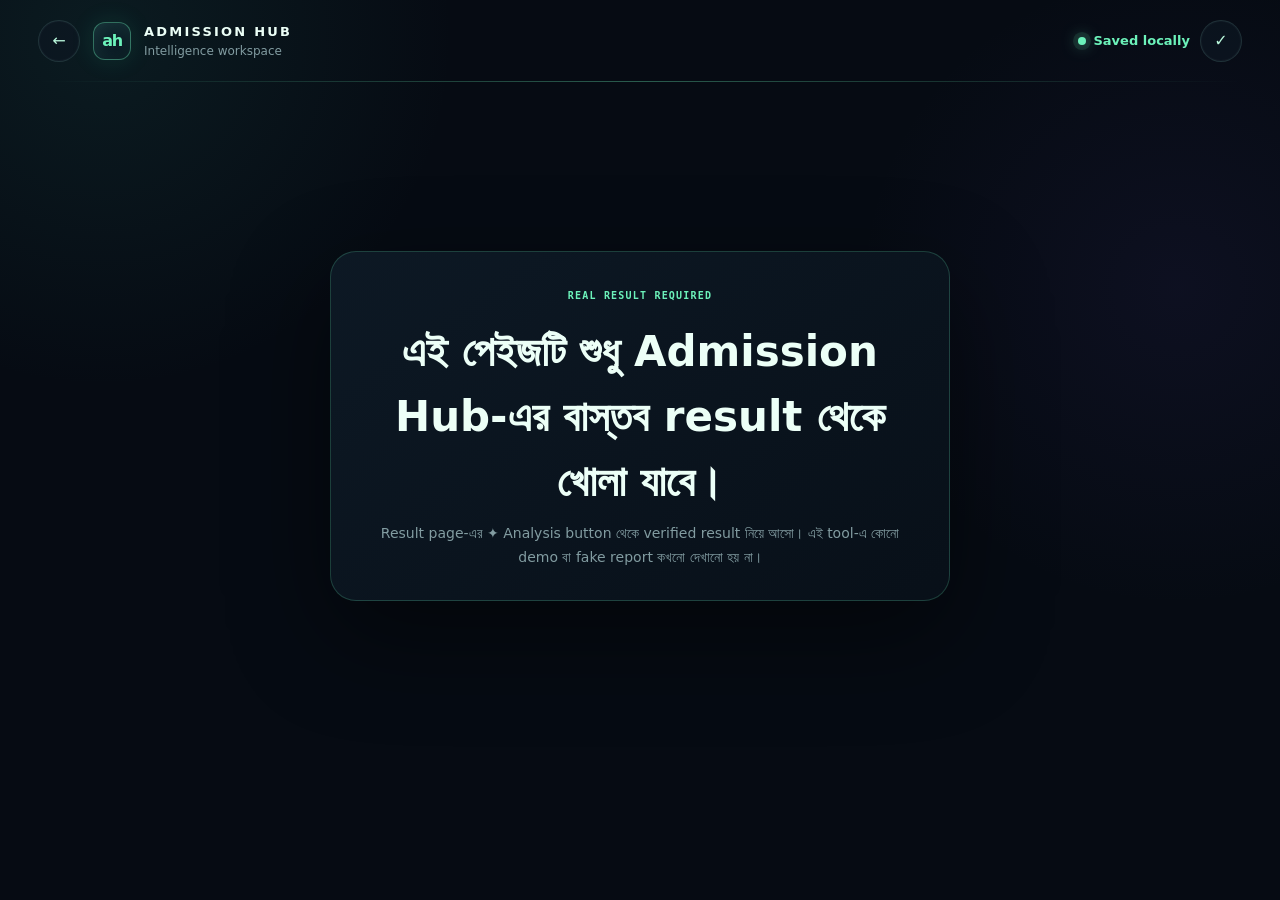
<file: ai-performance-analysis-live.html>
<!doctype html>
<html lang="bn">
<head>
  <meta charset="utf-8">
  <meta name="viewport" content="width=device-width, initial-scale=1, viewport-fit=cover">
  <meta name="theme-color" content="#071d1a">
  <title>AI Performance Analysis | Admission Hub</title>
  <style>
    :root {
      --ink: #09201d;
      --ink-2: #173733;
      --muted: #78918b;
      --paper: #f5f8f4;
      --card: #ffffff;
      --line: #dfe9e3;
      --mint: #c8f5df;
      --mint-2: #8fe6bd;
      --green: #1d956b;
      --green-dark: #0c6b51;
      --orange: #f4aa62;
      --red: #e66e63;
      --blue: #7aa7ef;
      --violet: #a48be2;
      --shadow: 0 22px 55px rgba(12, 47, 38, .10), 0 2px 8px rgba(12, 47, 38, .04);
      --shadow-deep: 0 30px 75px rgba(5, 30, 26, .25);
      --radius-xl: 30px;
      --radius-lg: 22px;
      --radius-md: 15px;
      --ease: cubic-bezier(.2, .75, .25, 1);
    }
    * { box-sizing: border-box; }
    html { scroll-behavior: smooth; }
    body {
      margin: 0;
      background: var(--paper);
      color: var(--ink);
      font-family: Inter, "Noto Sans Bengali", "Hind Siliguri", system-ui, sans-serif;
      font-size: 16px;
      line-height: 1.55;
      -webkit-font-smoothing: antialiased;
      overflow-x: hidden;
    }
    button, select { font: inherit; }
    button { cursor: pointer; }
    button:focus-visible, select:focus-visible, [tabindex]:focus-visible {
      outline: 3px solid rgba(39, 167, 119, .45);
      outline-offset: 3px;
    }
    .app-shell { min-height: 100vh; overflow: hidden; }
    .topbar {
      height: 82px;
      display: flex;
      align-items: center;
      justify-content: space-between;
      gap: 20px;
      max-width: 1440px;
      margin: auto;
      padding: 0 38px;
    }
    .brand-lockup, .top-actions, .meta-row, .pill, .section-kicker, .saved-state,
    .chart-legend, .inline-action, .question-meta, .tag, .vocab-header, .demo-control {
      display: flex;
      align-items: center;
    }
    .brand-lockup { gap: 13px; min-width: 0; }
    .brand-mark {
      width: 38px; height: 38px; border-radius: 12px; display: grid; place-items: center;
      background: var(--ink); color: var(--mint); font-weight: 800; letter-spacing: -.08em;
      box-shadow: 0 8px 18px rgba(9, 32, 29, .16);
    }
    .brand-copy { min-width: 0; }
    .brand-copy strong { display: block; font-size: 14px; letter-spacing: .08em; text-transform: uppercase; }
    .brand-copy span { color: var(--muted); font-size: 12px; display: block; white-space: nowrap; }
    .top-actions { gap: 10px; }
    .icon-button {
      width: 42px; height: 42px; border: 1px solid var(--line); border-radius: 50%; background: var(--card);
      color: var(--ink); display: grid; place-items: center; transition: transform .2s var(--ease), border-color .2s, background .2s;
    }
    .icon-button:hover { transform: translateY(-2px); border-color: var(--mint-2); background: #f0fff7; }
    .saved-state { gap: 7px; color: var(--green-dark); font-size: 13px; font-weight: 700; }
    .saved-dot { width: 8px; height: 8px; border-radius: 50%; background: var(--green); box-shadow: 0 0 0 5px rgba(29,149,107,.11); }
    .page-wrap { max-width: 1440px; margin: auto; padding: 20px 38px 80px; }
    .hero {
      position: relative; isolation: isolate; overflow: hidden; display: grid; grid-template-columns: 1.3fr .7fr;
      min-height: 440px; padding: 55px 58px; border-radius: var(--radius-xl); color: #effff7;
      background: radial-gradient(circle at 86% 18%, rgba(121,231,182,.24), transparent 26%),
        radial-gradient(circle at 18% 110%, rgba(47,157,125,.24), transparent 37%),
        linear-gradient(126deg, #09221f 0%, #0b3029 58%, #105047 100%); box-shadow: var(--shadow-deep);
    }
    .hero::before, .hero::after { content: ""; position: absolute; border: 1px solid rgba(190, 255, 224, .14); border-radius: 50%; z-index: -1; }
    .hero::before { width: 560px; height: 560px; right: -168px; top: -238px; }
    .hero::after { width: 420px; height: 420px; right: -77px; top: -168px; }
    .hero-copy { max-width: 730px; align-self: center; }
    .eyebrow { display: inline-flex; gap: 8px; align-items: center; color: var(--mint-2); font-size: 12px; font-weight: 800; letter-spacing: .15em; text-transform: uppercase; }
    .eyebrow::before { content: ""; width: 26px; height: 1px; background: var(--mint-2); }
    h1, h2, h3, p { margin: 0; }
    .hero h1 { max-width: 690px; margin: 18px 0 17px; font-size: clamp(34px, 5vw, 68px); line-height: 1.08; letter-spacing: -.06em; font-weight: 800; }
    .hero h1 em { color: var(--mint-2); font-style: normal; }
    .hero-summary { max-width: 640px; color: rgba(239,255,247,.75); font-size: 17px; line-height: 1.85; }
    .meta-row { gap: 9px; flex-wrap: wrap; margin-top: 26px; }
    .pill { gap: 8px; padding: 8px 12px; border: 1px solid rgba(222,255,239,.16); border-radius: 99px; color: rgba(239,255,247,.82); background: rgba(255,255,255,.07); font-size: 12px; }
    .pill b { color: var(--mint-2); font-size: 13px; }
    .score-stage { display: grid; place-items: center; align-self: center; position: relative; }
    .score-ring { width: min(292px, 30vw); aspect-ratio: 1; border-radius: 50%; display: grid; place-items: center; position: relative; background: conic-gradient(var(--mint-2) 0 77.5%, rgba(255,255,255,.12) 77.5% 100%); box-shadow: 0 0 0 1px rgba(212,255,235,.08), 0 20px 60px rgba(0,0,0,.20); }
    .score-ring::before { content: ""; position: absolute; inset: 12px; border-radius: 50%; background: #0c342d; box-shadow: inset 0 0 0 1px rgba(222,255,239,.08); }
    .score-ring::after { content: ""; position: absolute; inset: -12px; border-radius: 50%; border: 1px dashed rgba(200,245,223,.26); animation: spin 26s linear infinite; }
    .score-value { position: relative; z-index: 1; text-align: center; }
    .score-value strong { display: block; font-size: 62px; line-height: 1; letter-spacing: -.08em; }
    .score-value span { color: rgba(239,255,247,.65); font-size: 13px; }
    .ring-caption { position: absolute; bottom: -24px; right: 18px; color: var(--mint-2); font-size: 12px; font-weight: 700; }
    .workspace-nav { display: flex; align-items: center; gap: 8px; overflow-x: auto; padding: 27px 0 20px; scrollbar-width: none; }
    .workspace-nav::-webkit-scrollbar { display: none; }
    .workspace-nav a { flex: 0 0 auto; text-decoration: none; color: var(--muted); padding: 10px 14px; border-radius: 99px; font-size: 13px; transition: color .2s, background .2s; }
    .workspace-nav a:hover, .workspace-nav a.active { color: var(--ink); background: #e3f4ea; }
    .section { scroll-margin-top: 20px; margin-top: 38px; }
    .section-kicker { gap: 12px; color: var(--green-dark); font-size: 12px; font-weight: 800; letter-spacing: .12em; text-transform: uppercase; }
    .section-kicker i { width: 27px; height: 27px; display: grid; place-items: center; border-radius: 9px; color: var(--green-dark); background: var(--mint); font-style: normal; font-size: 11px; }
    .section-head { display: flex; align-items: end; justify-content: space-between; gap: 20px; margin-bottom: 20px; }
    .section-head h2 { margin-top: 8px; font-size: clamp(25px, 3.4vw, 40px); line-height: 1.14; letter-spacing: -.055em; }
    .section-head p { max-width: 480px; color: var(--muted); font-size: 14px; line-height: 1.75; }
    .grid { display: grid; gap: 17px; }
    .grid-4 { grid-template-columns: repeat(4, 1fr); }
    .grid-3 { grid-template-columns: repeat(3, 1fr); }
    .grid-2 { grid-template-columns: repeat(2, 1fr); }
    .card { background: var(--card); border: 1px solid var(--line); border-radius: var(--radius-lg); box-shadow: var(--shadow); }
    .metric-card { min-height: 144px; padding: 22px; position: relative; overflow: hidden; }
    .metric-card::after { content: ""; position: absolute; width: 92px; height: 92px; right: -32px; bottom: -30px; border-radius: 50%; border: 12px solid #e9f7ef; }
    .metric-card small { display: block; color: var(--muted); font-size: 12px; font-weight: 700; }
    .metric-card strong { display: block; margin-top: 14px; font-size: 34px; letter-spacing: -.06em; line-height: 1; }
    .metric-card .delta { display: inline-flex; margin-top: 11px; color: var(--green-dark); font-size: 12px; font-weight: 700; }
    .metric-card.warn .delta { color: #bc7435; }
    .chart-card { padding: 25px; min-height: 324px; }
    .chart-card.tall { min-height: 398px; }
    .card-title { display: flex; align-items: start; justify-content: space-between; gap: 16px; margin-bottom: 23px; }
    .card-title h3 { font-size: 17px; letter-spacing: -.025em; }
    .card-title p { color: var(--muted); font-size: 12px; margin-top: 3px; }
    .chart-legend { gap: 12px; color: var(--muted); font-size: 11px; }
    .legend-dot { width: 7px; height: 7px; border-radius: 50%; display: inline-block; margin-right: 5px; }
    .chart-svg { width: 100%; height: 215px; overflow: visible; }
    .chart-svg text { fill: #8a9e97; font-family: inherit; font-size: 11px; }
    .chart-grid-line { stroke: #edf2ee; stroke-width: 1; }
    .chart-area { fill: url(#areaMint); }
    .chart-line { fill: none; stroke: var(--green); stroke-width: 3; stroke-linecap: round; stroke-linejoin: round; }
    .chart-line.secondary { stroke: var(--orange); stroke-width: 2; stroke-dasharray: 5 6; }
    .chart-point { fill: #fff; stroke: var(--green); stroke-width: 3; }
    .subject-orbit { display: grid; grid-template-columns: 190px 1fr; gap: 22px; align-items: center; min-height: 235px; }
    .orbit { width: 184px; aspect-ratio: 1; margin: auto; border-radius: 50%; background: conic-gradient(var(--green) 0 83%, #e8f2ec 83% 100%); display: grid; place-items: center; position: relative; }
    .orbit::before { content: ""; position: absolute; inset: 22px; border-radius: 50%; background: var(--card); }
    .orbit-center { z-index: 1; text-align: center; }
    .orbit-center strong { display: block; font-size: 37px; letter-spacing: -.08em; line-height: 1; }
    .orbit-center span { color: var(--muted); font-size: 11px; }
    .subject-list { display: grid; gap: 16px; }
    .subject-row { display: grid; grid-template-columns: 92px 1fr 38px; gap: 12px; align-items: center; font-size: 13px; }
    .subject-row > span:last-child { text-align: right; font-weight: 800; }
    .progress-track { height: 9px; border-radius: 99px; background: #edf3ef; overflow: hidden; }
    .progress-fill { height: 100%; border-radius: inherit; background: linear-gradient(90deg, var(--green), #68cf9f); }
    .progress-fill.orange { background: linear-gradient(90deg, #df8d48, var(--orange)); }
    .progress-fill.red { background: linear-gradient(90deg, #d95d58, #f3987d); }
    .topic-stack { display: grid; gap: 13px; }
    .topic-row { display: grid; grid-template-columns: 118px 1fr auto; gap: 14px; align-items: center; }
    .topic-row strong { font-size: 13px; font-weight: 700; }
    .topic-row em { font-style: normal; color: var(--muted); font-size: 11px; }
    .priority { padding: 5px 8px; border-radius: 7px; font-size: 10px; font-weight: 800; letter-spacing: .04em; }
    .priority.high { color: #b04e47; background: #fff0ed; }
    .priority.medium { color: #a3681e; background: #fff7e8; }
    .priority.low { color: var(--green-dark); background: #e8f8ef; }
    @keyframes spin { to { transform: rotate(360deg); } }
    @media (prefers-reduced-motion: reduce) { *, *::before, *::after { animation-duration: .01ms !important; animation-iteration-count: 1 !important; scroll-behavior: auto !important; transition-duration: .01ms !important; } }
    @media (max-width: 900px) {
      .topbar, .page-wrap { padding-left: 22px; padding-right: 22px; }
      .hero { grid-template-columns: 1fr; gap: 30px; padding: 40px 34px; }
      .score-stage { justify-self: start; padding-left: 8px; }
      .score-ring { width: 210px; }
      .grid-4 { grid-template-columns: repeat(2, 1fr); }
      .grid-3 { grid-template-columns: 1fr 1fr; }
    }
    @media (max-width: 620px) {
      .topbar { height: 70px; padding: 0 16px; }
      .brand-mark { width: 34px; height: 34px; }
      .brand-copy strong { font-size: 12px; }
      .brand-copy span { font-size: 10px; }
      .saved-state { display: none; }
      .page-wrap { padding: 12px 16px 60px; }
      .hero { padding: 32px 24px 37px; min-height: auto; border-radius: 24px; }
      .hero h1 { font-size: 38px; }
      .hero-summary { font-size: 15px; line-height: 1.7; }
      .score-stage { margin-top: 12px; }
      .score-ring { width: 180px; }
      .score-value strong { font-size: 49px; }
      .section { margin-top: 30px; }
      .section-head { display: block; }
      .section-head p { margin-top: 10px; }
      .grid-4, .grid-3, .grid-2 { grid-template-columns: 1fr; }
      .chart-card { padding: 20px; min-height: 300px; }
      .chart-card.tall { min-height: 360px; }
      .subject-orbit { grid-template-columns: 1fr; gap: 16px; }
      .orbit { width: 150px; }
      .topic-row { grid-template-columns: 100px 1fr auto; gap: 8px; }
      .topic-row strong { font-size: 12px; }
    }
  </style>
<style>
    .result-review-card{background:linear-gradient(145deg,rgba(15,30,40,.96),rgba(10,22,31,.96));border:1px solid rgba(148,190,181,.18);border-left:5px solid #e66e63;border-radius:20px;padding:17px;box-shadow:0 12px 30px rgba(0,0,0,.18)}
    .result-review-card.result-review-collapsed{padding-bottom:13px}.result-review-card.result-review-collapsed .result-question-body{display:none}.result-review-card.result-review-expanded .result-question-body{display:block}
    .result-review-head{display:flex;align-items:center;justify-content:space-between;gap:10px}.result-review-head-main{display:flex;align-items:center;gap:9px;min-width:0}.result-q-number{font-weight:900;color:#72f0bd;font-size:12px}.result-time{font-size:11px;color:#8fa9a3;overflow:hidden;text-overflow:ellipsis;white-space:nowrap}.result-status{font-size:10px;padding:5px 8px;border-radius:8px;white-space:nowrap}.result-status.wrong{background:rgba(230,110,99,.14);color:#ff968b}
    .result-tags{display:flex;align-items:center;justify-content:flex-start;gap:7px;flex-wrap:wrap;margin:12px 0 10px}.result-tags>span{font-size:10px;color:#a8c5bd;background:rgba(114,240,189,.09);padding:5px 8px;border-radius:8px}.result-question-select{margin-left:auto;font-size:10px;color:#9eb9b1;display:flex;align-items:center;gap:4px}.question-check{accent-color:#72f0bd}
    .result-question-toggle{display:flex;flex-direction:column;align-items:flex-start;width:100%;border:0;background:transparent;color:#ecfff7;padding:0;text-align:left;cursor:pointer}.result-question{font-size:17px;line-height:1.65;font-weight:750;overflow-wrap:anywhere}.result-toggle-hint{margin-top:7px;color:#72f0bd;font-size:10px;font-weight:800;letter-spacing:.04em}
    .result-options{display:flex;flex-direction:column;gap:7px;margin-top:14px}.result-option{display:flex;align-items:flex-start;gap:9px;padding:11px 10px;border:1px solid rgba(148,190,181,.18);border-radius:11px;font-size:13px;line-height:1.5;color:#d8ebe5;background:rgba(255,255,255,.035)}.result-option-letter{font-weight:900;color:#96b9ae;min-width:20px}.result-option-text{flex:1;overflow-wrap:anywhere}.result-option-note{font-size:9px;font-weight:900;color:#72f0bd;white-space:nowrap}.result-option-note.wrong-note{color:#ff968b}.result-option.is-correct{background:rgba(67,205,147,.11);border-color:rgba(114,240,189,.55)}.result-option.is-wrong{background:rgba(230,110,99,.11);border-color:rgba(255,150,139,.55)}
    .result-answer-line{font-size:12px;line-height:1.7;margin-top:11px;padding:10px;border-radius:10px;background:rgba(114,240,189,.08);color:#a8c5bd}.result-answer-line b{color:#ecfff7}.result-explanation{margin-top:10px;padding:12px;border-radius:13px;background:linear-gradient(135deg,rgba(247,190,105,.12),rgba(20,38,45,.72));border:1px solid rgba(247,190,105,.28);color:#e7eee5;font-size:12px;line-height:1.65}.result-explanation b{display:block;margin-bottom:7px;color:#ffd38e}.explanation-grid{display:grid;grid-template-columns:1fr 1fr;gap:8px}.explanation-grid>div{padding:9px;border-radius:10px;background:rgba(0,0,0,.16)}.explanation-grid strong{display:block;color:#72f0bd;font-size:10px;margin-bottom:3px}.explanation-grid span{display:block;color:#c9ddd6}.result-actions{display:flex;align-items:center;justify-content:flex-start;gap:7px;flex-wrap:wrap;margin-top:11px}.result-action{border:1px solid rgba(148,190,181,.22);background:rgba(255,255,255,.05);color:#d8ebe5;border-radius:10px;padding:8px 9px;font-size:10px;font-weight:800;cursor:pointer}.result-action.primary{background:#0d8d68;border-color:#32c996;color:#fff}.result-explanation-loading{border-color:rgba(114,240,189,.34)}.result-chips{display:flex;flex-wrap:wrap;gap:6px;margin-top:12px}.result-chips span{font-size:10px;color:#a8c5bd;background:rgba(255,255,255,.05);border:1px solid rgba(148,190,181,.16);padding:5px 8px;border-radius:8px;overflow-wrap:anywhere}.result-explanation-error{border-color:rgba(255,150,139,.4);background:linear-gradient(135deg,rgba(230,110,99,.14),rgba(20,38,45,.72))}.result-explanation-error b{color:#ffa895}.focus-rec-card{border-color:rgba(255,179,95,.42)}.focus-rec-head h3{margin:0;color:#ffcf8e;font-size:17px;line-height:1.45}.focus-rec-head span{display:block;margin-top:4px;color:var(--muted);font-size:11px}.focus-rec-list{display:grid;gap:9px;margin-top:13px}.focus-rec-item{padding:11px;border:1px solid rgba(148,190,181,.16);border-radius:12px;background:rgba(0,0,0,.16)}.focus-rec-item b{color:#ffd38e;font-size:11px}.focus-rec-item p{margin:5px 0 0;color:#e7eee5;font-size:13px;line-height:1.7;overflow-wrap:anywhere}.focus-rec-item small{display:block;margin-top:5px;color:#9bb9b1;font-size:11px;line-height:1.6;overflow-wrap:anywhere}.focus-rec-actions{display:flex;gap:8px;flex-wrap:wrap;margin-top:13px}.memory-trick-overlay{position:fixed;inset:0;z-index:30000;display:grid;place-items:end stretch;background:rgba(0,0,0,.55);backdrop-filter:blur(3px)}.memory-trick-sheet{width:100%;max-height:86dvh;overflow:hidden;border-radius:20px 20px 0 0;background:linear-gradient(160deg,#0d1926,#0a121c);border:1px solid rgba(148,190,181,.22);display:flex;flex-direction:column}.memory-trick-sheet header{display:flex;justify-content:space-between;align-items:center;gap:10px;padding:15px 17px;border-bottom:1px solid rgba(148,190,181,.14)}.memory-trick-sheet header b{color:#ecfff7;font-size:14px}.memory-trick-close{width:32px;height:32px;border:1px solid rgba(148,190,181,.25);border-radius:10px;background:transparent;color:#d8ebe5;font-size:18px;cursor:pointer}.memory-trick-scroll{overflow-y:auto;padding:14px 17px 22px;display:grid;gap:10px}.memory-trick-item{padding:11px;border:1px solid rgba(148,190,181,.16);border-radius:12px;background:rgba(255,255,255,.03)}.memory-trick-item b{color:#72f0bd;font-size:11px}.memory-trick-item p{margin:5px 0;color:#d8ebe5;font-size:12.5px;line-height:1.65;overflow-wrap:anywhere}.memory-trick-item span{display:block;color:#ffd38e;font-size:12px;line-height:1.65;overflow-wrap:anywhere}.memory-trick-missing{color:#9bb9b1!important;font-style:italic}.result-explanation-text{margin:8px 0 0;line-height:1.85;overflow-wrap:anywhere}.explanation-grid{display:none}
    @media(max-width:560px){.result-question{font-size:16px}.explanation-grid{grid-template-columns:1fr}.result-question-select{width:100%;margin-left:0}}
  </style>
<style id="premium-v2-overrides">
    .report-commandbar{display:grid;grid-template-columns:1.45fr repeat(3,1fr);gap:10px;margin:18px 0 4px;padding:10px;border:1px solid rgba(108,242,186,.15);border-radius:18px;background:linear-gradient(135deg,rgba(13,28,40,.9),rgba(10,35,37,.72));box-shadow:0 14px 35px rgba(0,0,0,.18),inset 0 0 22px rgba(108,242,186,.025)}
    .report-commandbar-card{min-width:0;padding:10px 12px;border:1px solid rgba(149,219,205,.12);border-radius:13px;background:rgba(255,255,255,.035)}
    .report-commandbar-card.primary{background:linear-gradient(135deg,rgba(108,242,186,.12),rgba(117,181,255,.08));border-color:rgba(108,242,186,.27)}
    .report-commandbar-card small{display:block;color:#829ca1;font:700 9px/1.3 ui-monospace,SFMono-Regular,Menlo,monospace;letter-spacing:.12em;text-transform:uppercase}
    .report-commandbar-card strong{display:block;margin-top:5px;color:#ecfff7;font-size:15px;line-height:1.25;white-space:nowrap;overflow:hidden;text-overflow:ellipsis}
    .report-commandbar-card span{display:block;margin-top:3px;color:#91aaa6;font-size:10px;line-height:1.35}
    .report-commandbar-card.primary strong{color:#6cf2ba}.report-commandbar-card.warn strong{color:#ffb35f}.report-commandbar-card.danger strong{color:#ff8177}
    .workspace-nav{position:sticky;top:0;z-index:8;margin:0 -2px;padding:12px 2px 11px;background:linear-gradient(180deg,rgba(6,11,19,.97) 70%,rgba(6,11,19,0));backdrop-filter:blur(12px)}
    .workspace-nav a{transition:color .18s ease,background .18s ease,transform .18s ease}.workspace-nav a:active{transform:scale(.96)}
    .section{animation-duration:.55s}.card,.ai-insight,.coach-note,.report-commandbar{content-visibility:auto;contain-intrinsic-size:240px}
    .hero-system-line span{white-space:nowrap}.demo-strip{border-radius:16px}.live-empty-screen{min-height:72vh;display:grid;place-items:center;padding:24px}.live-empty-card{width:min(620px,100%);padding:30px;border:1px solid rgba(108,242,186,.2);border-radius:26px;background:linear-gradient(145deg,rgba(13,25,37,.98),rgba(8,16,25,.98));box-shadow:var(--shadow-deep);text-align:center}.live-empty-card small{color:var(--mint-2);font:800 10px/1.3 ui-monospace,SFMono-Regular,Menlo,monospace;letter-spacing:.12em}.live-empty-card h1{margin:12px 0 8px;color:var(--ink);font-size:clamp(25px,5vw,42px)}.live-empty-card p{margin:0;color:var(--muted);font-size:14px;line-height:1.7}.live-turnstile-wrap{position:fixed;right:16px;bottom:16px;z-index:20000;padding:12px;border:1px solid rgba(108,242,186,.24);border-radius:14px;background:rgba(8,16,25,.96);box-shadow:var(--shadow-deep)}.live-turnstile-wrap>span{display:block;margin-bottom:8px;color:var(--ink-2);font-size:11px}
    @media(max-width:900px){.report-commandbar{grid-template-columns:repeat(3,1fr)}.report-commandbar-card.primary{grid-column:1/-1}}
    @media(max-width:620px){.report-commandbar{grid-template-columns:1fr 1fr;gap:7px;padding:8px}.report-commandbar-card.primary{grid-column:1/-1}.report-commandbar-card{padding:9px}.report-commandbar-card strong{font-size:14px}.workspace-nav{margin:0 -16px;padding-left:16px;padding-right:16px}}
    @media(prefers-reduced-motion:reduce){.section{animation:none}}
  </style>
</head>
<body>
  <div class="app-shell">
    <header class="topbar" aria-label="Application header">
      <div class="brand-lockup">
        <button class="icon-button" aria-label="Back to results" title="Back">←</button>
        <div class="brand-mark" aria-hidden="true">ah</div>
        <div class="brand-copy"><strong>Admission Hub</strong><span>Intelligence workspace</span></div>
      </div>
      <div class="top-actions">
        <div class="saved-state" id="savedState"><span class="saved-dot"></span><span>Saved locally</span></div>
        <button class="icon-button" id="saveButton" aria-label="Save analysis" title="Save analysis">✓</button>
      </div>
    </header>
    <main class="page-wrap" id="workspace"></main>
  </div>

  <div class="thinking-screen" id="thinkingScreen" aria-live="polite" aria-label="AI analysis in progress" hidden>
    <div class="thinking-orbit orbit-one"></div><div class="thinking-orbit orbit-two"></div>
    <div class="thinking-core"><div class="core-glow"></div><span>ah</span></div>
    <div class="thinking-copy"><span class="thinking-label">AI PERFORMANCE ANALYSIS</span><h2 id="thinkingMessage">তোমার আজকের performance পড়ছি…</h2><p id="thinkingSub">Verified exam data থেকে useful patterns খুঁজে নিচ্ছি</p></div>
    <div class="thinking-elapsed" id="thinkingElapsed" hidden>⏱ <b id="thinkingElapsedVal">শুরু হচ্ছে…</b></div>
    <div class="stage-list" id="stageList" aria-label="Analysis stages"></div>
    <div class="wait-quiz" id="waitQuiz" hidden></div>
    <button class="skip-thinking" id="skipThinking">⏭ অপেক্ষা না করে রিপোর্ট দেখো</button>
  </div>

  <style>
    .thinking-screen { position: fixed; inset: 0; z-index: 20; display: flex; flex-direction: column; align-items: center; justify-content: flex-start; gap: 14px; overflow-y: auto; color: #effff7; background: #071d1a; padding: 46px 18px 30px; }
    .thinking-screen[hidden] { display: none; }
    .thinking-screen::before { content: ""; position: absolute; inset: 0; background: radial-gradient(circle at 50% 38%, rgba(85, 221, 160, .17), transparent 22%), radial-gradient(circle at 50% 100%, rgba(24, 116, 88, .20), transparent 45%); }
    .thinking-core { width: 130px; aspect-ratio: 1; border-radius: 50%; display: grid; place-items: center; position: relative; z-index: 1; background: radial-gradient(circle at 35% 27%, #e3fff0 0 4%, #78e8b2 5% 13%, #278f6a 35%, #082923 70%); box-shadow: 0 0 32px rgba(115, 239, 185, .55), 0 0 110px rgba(42, 171, 126, .25), inset -20px -24px 26px rgba(1, 14, 12, .52); animation: breathe 3.2s ease-in-out infinite; }
    .thinking-core::after { content: ""; position: absolute; inset: -18px; border: 1px solid rgba(145, 242, 194, .35); border-radius: 50%; border-left-color: transparent; border-bottom-color: transparent; animation: spin 8s linear infinite; }
    .thinking-core span { color: #c8f5df; font-size: 19px; font-weight: 900; letter-spacing: -.12em; }
    .core-glow { position: absolute; width: 5px; height: 5px; top: 20px; right: 28px; border-radius: 50%; background: white; box-shadow: 0 0 16px 4px white; }
    .thinking-orbit { position: absolute; border-radius: 50%; border: 1px solid rgba(159, 240, 201, .16); transform: rotate(-26deg); }
    .thinking-orbit::after { content: ""; position: absolute; width: 7px; height: 7px; border-radius: 50%; background: var(--mint-2); box-shadow: 0 0 18px 3px var(--mint-2); }
    .orbit-one { width: 380px; height: 150px; top: calc(50% - 145px); left: calc(50% - 190px); }
    .orbit-one::after { top: 10px; left: 49%; }
    .orbit-two { width: 520px; height: 210px; top: calc(50% - 172px); left: calc(50% - 260px); transform: rotate(42deg); border-color: rgba(159, 240, 201, .09); }
    .orbit-two::after { bottom: 22px; right: 14%; background: var(--orange); box-shadow: 0 0 16px 3px var(--orange); }
    @keyframes breathe { 50% { transform: scale(1.06); box-shadow: 0 0 42px rgba(115, 239, 185, .68), 0 0 130px rgba(42,171,126,.3), inset -20px -24px 26px rgba(1,14,12,.52); } }
    .thinking-copy { position: relative; z-index: 1; text-align: center; padding: 0 4px; }
    .thinking-label { color: var(--mint-2); font-size: 11px; font-weight: 800; letter-spacing: .18em; }
    .thinking-copy h2 { margin-top: 13px; font-size: clamp(23px, 3vw, 34px); letter-spacing: -.04em; }
    .thinking-copy p { margin-top: 8px; color: rgba(239,255,247,.56); font-size: 13px; }
    .stage-list { position: relative; z-index: 1; display: flex; gap: 8px 14px; flex-wrap: wrap; justify-content: center; }
    .stage-item { display: flex; align-items: center; gap: 6px; color: rgba(239,255,247,.42); font-size: 11px; }
    .stage-item::before { content: ""; width: 7px; height: 7px; border: 1px solid currentColor; border-radius: 50%; }
    .stage-item.active { color: var(--mint-2); }
    .stage-item.active::before { background: currentColor; box-shadow: 0 0 11px currentColor; }
    .stage-item.done { color: rgba(239,255,247,.75); }
    .stage-item.done::before { content: "✓"; width: 15px; height: 15px; border: 0; font-size: 11px; text-align: center; }
    .skip-thinking { position: relative; z-index: 1; border: 1px solid rgba(200,245,223,.28); border-radius: 99px; padding: 9px 15px; color: rgba(239,255,247,.68); background: transparent; font-size: 12px; cursor: pointer; }
    .skip-thinking:hover { color: var(--mint); border-color: var(--mint-2); }
    .thinking-elapsed { position: relative; z-index: 1; font-size: 12.5px; color: rgba(239,255,247,.72); background: rgba(255,255,255,.06); border: 1px solid rgba(143,230,189,.25); padding: 7px 14px; border-radius: 999px; }
    .thinking-elapsed b { color: var(--mint-2); font-weight: 800; }
    .wait-quiz { position: relative; z-index: 1; width: min(560px, 100%); background: rgba(255,255,255,.05); border: 1px solid rgba(143,230,189,.24); border-radius: 20px; padding: 16px 16px 14px; }
    .wait-quiz-head { display: flex; justify-content: space-between; align-items: center; gap: 10px; flex-wrap: wrap; }
    .wait-quiz-head b { font-size: 13.5px; }
    .wait-quiz-score { font-size: 11px; font-weight: 800; color: #06231b; background: var(--mint-2); border-radius: 999px; padding: 4px 10px; white-space: nowrap; }
    .wait-quiz-meta { margin-top: 5px; font-size: 10.5px; color: rgba(239,255,247,.5); }
    .wait-quiz-q { margin: 11px 0 0; font-size: 14.5px; line-height: 1.65; }
    .wait-quiz-opts { display: flex; flex-direction: column; gap: 8px; margin-top: 12px; }
    .wait-quiz-opt { text-align: left; border: 1px solid rgba(143,230,189,.28); background: rgba(7,29,26,.55); color: #effff7; border-radius: 12px; padding: 11px 12px; font-size: 13px; line-height: 1.5; cursor: pointer; overflow-wrap: anywhere; }
    .wait-quiz-opt.right { border-color: #35d68f; background: rgba(53,214,143,.16); }
    .wait-quiz-opt.wrong { border-color: #ff7d75; background: rgba(255,125,117,.14); }
    .wait-quiz-opt:disabled { cursor: default; }
    .wait-quiz-fb { margin-top: 10px; font-size: 12.5px; line-height: 1.65; color: rgba(239,255,247,.85); overflow-wrap: anywhere; }
    .wait-quiz-next { margin-top: 11px; border: 0; border-radius: 12px; background: var(--mint-2); color: #06231b; font-weight: 800; font-size: 12.5px; padding: 10px 14px; cursor: pointer; }
    .wait-quiz-hint { margin-top: 10px; font-size: 10.5px; color: rgba(239,255,247,.45); }
    @media (max-width: 620px) { .thinking-core { width: 106px; } .orbit-one { width: 290px; left: calc(50% - 145px); } .orbit-two { width: 370px; left: calc(50% - 185px); } .thinking-screen { padding: 34px 14px 24px; } .stage-item { font-size: 10px; } }
  </style>
  <style>
    .demo-strip { display: flex; align-items: center; justify-content: space-between; gap: 15px; padding: 12px 15px; margin-top: 22px; border: 1px dashed #a9c9b8; border-radius: 15px; color: #57766a; background: #eef9f1; font-size: 12px; }
    .demo-strip strong { color: var(--green-dark); font-size: 11px; letter-spacing: .08em; text-transform: uppercase; }
    .demo-control { gap: 10px; }
    .demo-control select { border: 1px solid #c4ddcd; border-radius: 9px; padding: 8px 27px 8px 10px; color: var(--ink); background: #fff; font-size: 12px; }
    .muted-note { color: var(--muted); font-size: 12px; }
    .button { display: inline-flex; align-items: center; justify-content: center; gap: 8px; border: 1px solid transparent; border-radius: 11px; padding: 11px 15px; color: #fff; background: var(--ink); font-size: 12px; font-weight: 800; transition: transform .2s var(--ease), box-shadow .2s, background .2s; }
    .button:hover { transform: translateY(-2px); background: var(--green-dark); box-shadow: 0 9px 18px rgba(12,107,81,.18); }
    .button.secondary { color: var(--ink); border-color: var(--line); background: #fff; box-shadow: none; }
    .button.secondary:hover { border-color: var(--mint-2); background: #f3fff8; }
    .button.mint { color: var(--green-dark); background: var(--mint); }
    .button.mint:hover { background: #aef0ce; }
    .soft-strip { padding: 22px 25px; border-radius: var(--radius-lg); background: #e9f8ee; border: 1px solid #d2eddb; color: var(--ink-2); }
    .soft-strip strong { color: var(--green-dark); font-size: 13px; }
    .soft-strip p { margin-top: 5px; color: #66877a; font-size: 14px; line-height: 1.7; }
    .numbered-card { padding: 24px; position: relative; overflow: hidden; }
    .numbered-card::before { content: attr(data-index); position: absolute; top: 12px; right: 18px; color: #e4f0e8; font-size: 62px; font-weight: 900; letter-spacing: -.1em; line-height: 1; }
    .numbered-card h3 { position: relative; font-size: 17px; }
    .numbered-card p { position: relative; margin-top: 11px; color: var(--muted); font-size: 13px; line-height: 1.75; }
    .insight-list { position: relative; display: grid; gap: 13px; margin-top: 21px; }
    .insight-list li { list-style: none; display: flex; gap: 10px; align-items: start; color: var(--ink-2); font-size: 13px; line-height: 1.7; }
    .insight-list li::before { content: "↗"; flex: 0 0 auto; width: 20px; height: 20px; display: grid; place-items: center; border-radius: 7px; color: var(--green-dark); background: var(--mint); font-size: 11px; font-weight: 800; }
    .weakness-card { background: #fffdfb; border-color: #f0e6df; }
    .weakness-card::before { color: #f8eee7; }
    .weakness-card .signal { color: #bf6941; }
    .signal { display: inline-flex; align-items: center; gap: 6px; color: var(--green-dark); font-size: 11px; font-weight: 800; }
    .signal::before { content: ""; width: 7px; height: 7px; border-radius: 50%; background: currentColor; box-shadow: 0 0 0 4px rgba(29,149,107,.10); }
    .weakness-card .signal::before { box-shadow: 0 0 0 4px rgba(230,110,99,.12); }
    .map-card { padding: 25px; }
    .map-card .card-title { margin-bottom: 28px; }
    .axis { display: flex; justify-content: space-between; padding-left: 132px; color: #9aaa9f; font-size: 10px; }
    .axis span:nth-child(2) { color: var(--orange); }
    .map-rows { display: grid; gap: 16px; margin-top: 9px; }
    .map-row { display: grid; grid-template-columns: 120px 1fr 72px; align-items: center; gap: 12px; }
    .map-label { font-size: 12px; font-weight: 700; }
    .map-meter { position: relative; height: 25px; border-radius: 8px; background: repeating-linear-gradient(90deg, #eef3ef 0, #eef3ef calc(25% - 1px), transparent calc(25% - 1px), transparent 25%); }
    .map-meter i { display: block; height: 100%; border-radius: 8px; background: linear-gradient(90deg, #f3ad68, #e87866); }
    .map-row.low .map-meter i { background: linear-gradient(90deg, #8fe6bd, #2ea578); }
    .map-row.medium .map-meter i { background: linear-gradient(90deg, #f6d375, #e9a259); }
    .map-row em { color: var(--muted); font-size: 11px; font-style: normal; text-align: right; }
    .donut-wrap { min-height: 235px; display: flex; align-items: center; justify-content: center; gap: 26px; }
    .donut { width: 170px; aspect-ratio: 1; border-radius: 50%; background: conic-gradient(var(--orange) 0 38%, var(--red) 38% 66%, var(--violet) 66% 85%, var(--blue) 85% 100%); display: grid; place-items: center; position: relative; }
    .donut::before { content: ""; position: absolute; inset: 23px; border-radius: 50%; background: #fff; }
    .donut-center { position: relative; z-index: 1; text-align: center; }
    .donut-center strong { display: block; font-size: 35px; letter-spacing: -.08em; line-height: 1; }
    .donut-center span { color: var(--muted); font-size: 11px; }
    .donut-legend { display: grid; gap: 11px; }
    .donut-legend div { display: flex; align-items: center; gap: 8px; color: #4c6960; font-size: 11px; }
    .legend-pip { width: 8px; height: 8px; border-radius: 3px; }
    .pattern-stack { display: grid; gap: 10px; }
    .pattern-item { padding: 15px; border: 1px solid var(--line); border-radius: 14px; background: #fcfefd; }
    .pattern-item header { display: flex; justify-content: space-between; align-items: center; gap: 10px; }
    .pattern-item strong { font-size: 13px; }
    .pattern-item b { color: var(--green-dark); font-size: 14px; }
    .pattern-item p { margin-top: 5px; color: var(--muted); font-size: 11px; line-height: 1.55; }
    .ai-insight { position: relative; overflow: hidden; padding: 32px; color: #effff7; border-radius: var(--radius-xl); background: radial-gradient(circle at 93% 4%, rgba(143,230,189,.22), transparent 25%), linear-gradient(130deg, #0a2d27, #123f35); box-shadow: var(--shadow-deep); }
    .ai-insight::after { content: "✦"; position: absolute; right: 38px; top: 26px; color: rgba(200,245,223,.25); font-size: 76px; }
    .ai-insight .section-kicker { color: var(--mint-2); }
    .ai-insight .section-kicker i { color: var(--green-dark); }
    .ai-insight h3 { max-width: 760px; margin-top: 18px; font-size: clamp(24px, 3.3vw, 38px); line-height: 1.25; letter-spacing: -.045em; }
    .ai-insight p { max-width: 750px; margin-top: 18px; color: rgba(239,255,247,.70); font-size: 15px; line-height: 1.85; }
    .wrong-lab { padding: 27px; }
    .lab-toolbar { display: flex; align-items: center; justify-content: space-between; gap: 14px; padding-bottom: 20px; margin-bottom: 14px; border-bottom: 1px solid var(--line); }
    .lab-toolbar > div:first-child { display: flex; gap: 8px; align-items: center; }
    .lab-toolbar strong { font-size: 14px; }
    .lab-toolbar span { color: var(--muted); font-size: 11px; }
    .question-stack { display: grid; gap: 10px; }
    .question-card { border: 1px solid var(--line); border-radius: 15px; overflow: hidden; background: #fff; transition: border-color .2s, box-shadow .2s; }
    .question-card:hover { border-color: #b9dfc9; box-shadow: 0 8px 22px rgba(27,87,63,.07); }
    .question-card.is-explaining { border-color: #91d9b2; }
    .question-head { display: grid; grid-template-columns: 27px 1fr auto; gap: 11px; align-items: center; padding: 16px; }
    .question-check { width: 17px; height: 17px; accent-color: var(--green); }
    .question-id { display: inline-block; margin-right: 6px; color: var(--green-dark); font-size: 11px; font-weight: 900; }
    .question-text { color: var(--ink-2); font-size: 13px; font-weight: 700; }
    .question-meta { justify-content: flex-end; gap: 7px; flex-wrap: wrap; }
    .tag { padding: 4px 7px; border-radius: 6px; color: #6e8178; background: #f0f5f1; font-size: 10px; }
    .tag.wrong { color: #b0524b; background: #fff0ed; }
    .question-body { display: none; padding: 0 16px 17px 54px; }
    .question-card.open .question-body { display: block; }
    .answer-grid { display: grid; grid-template-columns: 1fr 1fr; gap: 8px; margin: 0 0 13px; }
    .answer-grid div { padding: 8px 10px; border-radius: 8px; color: #60786d; background: #f6f9f6; font-size: 11px; }
    .answer-grid strong { display: block; margin-top: 3px; color: var(--ink); font-size: 12px; }
    .explain-button { border: 0; padding: 0; color: var(--green-dark); background: none; font-size: 11px; font-weight: 800; }
    .explain-button:hover { color: var(--green); text-decoration: underline; }
    .question-explanation { margin-top: 14px; padding: 15px; border-left: 3px solid var(--mint-2); border-radius: 0 12px 12px 0; background: #f1fbf5; }
    .question-explanation dl { display: grid; gap: 9px; margin: 0; }
    .question-explanation dt { color: var(--green-dark); font-size: 11px; font-weight: 800; }
    .question-explanation dd { margin: 2px 0 0; color: #527166; font-size: 12px; line-height: 1.65; }
    .revision { padding: 27px; }
    .timeline { position: relative; display: grid; gap: 22px; margin-top: 11px; }
    .timeline::before { content: ""; position: absolute; left: 17px; top: 18px; bottom: 18px; width: 1px; background: #cae7d5; }
    .timeline-item { display: grid; grid-template-columns: 35px 78px 1fr; gap: 12px; align-items: start; position: relative; }
    .timeline-dot { width: 35px; height: 35px; display: grid; place-items: center; z-index: 1; border: 4px solid var(--card); border-radius: 50%; color: var(--green-dark); background: var(--mint); font-size: 11px; font-weight: 900; }
    .timeline-day { padding-top: 7px; color: var(--green-dark); font-size: 12px; font-weight: 800; }
    .timeline-copy strong { display: block; font-size: 14px; }
    .timeline-copy p { margin-top: 4px; color: var(--muted); font-size: 12px; line-height: 1.6; }
    .coach-note { padding: 30px; border: 1px solid #bedfca; border-radius: var(--radius-xl); background: linear-gradient(135deg, #dffff0, #f2fbf5); }
    .coach-note blockquote { margin: 16px 0 0; max-width: 820px; color: var(--ink); font-size: clamp(20px, 3vw, 31px); line-height: 1.4; letter-spacing: -.035em; }
    .coach-note cite { display: block; margin-top: 18px; color: var(--green-dark); font-size: 12px; font-style: normal; font-weight: 800; }
    .vocab-module { padding: 27px; }
    .vocab-header { justify-content: space-between; gap: 15px; margin-bottom: 20px; }
    .vocab-header h3 { font-size: 18px; }
    .vocab-header p { color: var(--muted); font-size: 12px; }
    .vocab-grid { display: grid; grid-template-columns: repeat(5, 1fr); gap: 11px; }
    .vocab-tile { overflow: hidden; border: 1px solid var(--line); border-radius: 14px; background: #fbfdfb; }
    .vocab-art { height: 86px; display: grid; place-items: center; color: #fff; font-size: 24px; font-weight: 900; background: radial-gradient(circle at 68% 26%, #ffe4ad, transparent 14%), linear-gradient(145deg, #2d8065, #103f37); }
    .vocab-tile:nth-child(2) .vocab-art { background: radial-gradient(circle at 35% 24%, #ffd7cc, transparent 14%), linear-gradient(145deg, #6876ba, #2b315c); }
    .vocab-tile:nth-child(3) .vocab-art { background: radial-gradient(circle at 68% 26%, #dbfff0, transparent 14%), linear-gradient(145deg, #c87c4f, #6b3030); }
    .vocab-tile:nth-child(4) .vocab-art { background: radial-gradient(circle at 33% 23%, #fff5b9, transparent 14%), linear-gradient(145deg, #4c9cb3, #17576f); }
    .vocab-tile:nth-child(5) .vocab-art { background: radial-gradient(circle at 70% 20%, #e5d3ff, transparent 14%), linear-gradient(145deg, #9d6bab, #4e2b69); }
    .vocab-info { padding: 11px; }
    .vocab-info strong { display: block; font-size: 13px; }
    .vocab-info span { color: var(--muted); font-size: 10px; }
    .mapping-status { margin-top: 16px; color: var(--green-dark); font-size: 11px; font-weight: 700; }
    .empty-state { padding: 32px 15px; border: 1px dashed #bbd5c5; border-radius: 14px; color: var(--muted); text-align: center; font-size: 13px; }
    .toast { position: fixed; right: 22px; bottom: 22px; z-index: 30; max-width: 300px; padding: 13px 15px; border: 1px solid #bce3ca; border-radius: 13px; color: var(--green-dark); background: #effbf3; box-shadow: var(--shadow); font-size: 12px; opacity: 0; transform: translateY(15px); pointer-events: none; transition: opacity .25s, transform .25s; }
    .toast.show { opacity: 1; transform: translateY(0); }
    @media (max-width: 900px) { .vocab-grid { grid-template-columns: repeat(3, 1fr); } .donut-wrap { gap: 18px; } }
    @media (max-width: 620px) { .demo-strip, .lab-toolbar, .vocab-header { align-items: stretch; flex-direction: column; } .axis { padding-left: 112px; } .map-row { grid-template-columns: 100px 1fr 63px; } .donut-wrap { justify-content: start; } .donut { width: 145px; } .donut-legend { gap: 8px; } .wrong-lab, .revision, .vocab-module { padding: 20px; } .question-head { grid-template-columns: 24px 1fr; } .question-meta { grid-column: 2; justify-content: start; } .question-body { padding-left: 51px; } .vocab-grid { grid-template-columns: repeat(2, 1fr); } }
  </style>
  <style>
    /* SCI-FI VISUAL SYSTEM: renderer-only treatment, independent from AI content. */
    :root {
      --ink: #ecfff7; --ink-2: #c9e4dd; --muted: #829ca1; --paper: #060b13; --card: #0d1722;
      --line: rgba(149, 219, 205, .15); --mint: #baf8dc; --mint-2: #6cf2ba; --green: #2ad49a;
      --green-dark: #0ea778; --orange: #ffb35f; --red: #ff8177; --blue: #75b5ff; --violet: #b59bff;
      --shadow: 0 25px 70px rgba(0, 0, 0, .22), 0 2px 10px rgba(57, 192, 144, .04);
      --shadow-deep: 0 35px 100px rgba(0, 0, 0, .48); --radius-xl: 30px; --radius-lg: 22px;
    }
    html { background: #060b13; }
    body { position: relative; background: radial-gradient(circle at 8% 4%, rgba(37, 112, 105, .16), transparent 24%), radial-gradient(circle at 92% 32%, rgba(78, 59, 153, .10), transparent 24%), #060b13; color: var(--ink); }
    body::before { content: ""; position: fixed; inset: 0; z-index: -2; pointer-events: none; opacity: .33; background-image: linear-gradient(rgba(127, 231, 197, .055) 1px, transparent 1px), linear-gradient(90deg, rgba(127, 231, 197, .055) 1px, transparent 1px); background-size: 48px 48px; mask-image: linear-gradient(to bottom, black, transparent 78%); }
    body::after { content: ""; position: fixed; inset: 0; z-index: -1; pointer-events: none; opacity: .30; background-image: radial-gradient(circle at 18% 18%, rgba(255,255,255,.8) 0 1px, transparent 1.5px), radial-gradient(circle at 76% 11%, rgba(108,242,186,.8) 0 1px, transparent 1.5px), radial-gradient(circle at 64% 72%, rgba(117,181,255,.65) 0 1px, transparent 1.5px), radial-gradient(circle at 32% 84%, rgba(255,179,95,.7) 0 1px, transparent 1.5px); background-size: 310px 280px, 410px 370px, 270px 320px, 380px 290px; }
    .topbar { position: relative; color: var(--ink); }
    .topbar::after { content: ""; position: absolute; left: 38px; right: 38px; bottom: 0; height: 1px; background: linear-gradient(90deg, transparent, rgba(108,242,186,.35), transparent); }
    .brand-mark { color: var(--mint-2); background: linear-gradient(145deg, #132a32, #07131d); border: 1px solid rgba(108,242,186,.4); box-shadow: 0 0 24px rgba(42,212,154,.12), inset 0 0 18px rgba(108,242,186,.08); }
    .brand-copy strong { color: var(--ink); font-size: 13px; letter-spacing: .17em; }
    .brand-copy span { color: var(--muted); }
    .icon-button { border-color: var(--line); color: var(--mint); background: rgba(13,23,34,.72); box-shadow: inset 0 0 0 1px rgba(255,255,255,.025); }
    .icon-button:hover { border-color: rgba(108,242,186,.65); background: rgba(17,44,52,.85); box-shadow: 0 0 22px rgba(42,212,154,.14); }
    .saved-state { color: var(--mint-2); }
    .saved-dot { background: var(--mint-2); box-shadow: 0 0 0 5px rgba(108,242,186,.10), 0 0 16px rgba(108,242,186,.7); }
    .page-wrap { position: relative; }
    .hero { min-height: 510px; border: 1px solid rgba(138, 239, 204, .22); background: radial-gradient(circle at 83% 32%, rgba(40, 182, 156, .23), transparent 25%), radial-gradient(circle at 18% 8%, rgba(117, 181, 255, .10), transparent 24%), linear-gradient(125deg, #07131c 0%, #0a211f 58%, #101d38 100%); box-shadow: var(--shadow-deep), inset 0 0 0 1px rgba(255,255,255,.025); transform: perspective(1600px) rotateX(var(--hero-y, 0deg)) rotateY(var(--hero-x, 0deg)); transition: transform .42s var(--ease), box-shadow .42s var(--ease); }
    .hero:hover { box-shadow: 0 38px 110px rgba(0,0,0,.55), 0 0 0 1px rgba(108,242,186,.04), inset 0 0 0 1px rgba(255,255,255,.035); }
    .hero::before { width: 740px; height: 740px; right: -228px; top: -270px; border-color: rgba(116, 235, 198, .17); box-shadow: 0 0 0 1px rgba(116,235,198,.03), inset 0 0 70px rgba(116,235,198,.06); }
    .hero::after { width: 560px; height: 560px; right: -137px; top: -177px; border-color: rgba(117, 181, 255, .17); }
    .hero-copy, .score-stage { transform: translateZ(30px); }
    .hero-copy::after { content: "VERIFIED PAYLOAD  /  AI LAYER 01"; display: block; margin-top: 28px; color: rgba(186,248,220,.47); font-family: ui-monospace, SFMono-Regular, Menlo, monospace; font-size: 9px; letter-spacing: .20em; }
    .eyebrow { color: var(--mint-2); font-family: ui-monospace, SFMono-Regular, Menlo, monospace; font-size: 10px; letter-spacing: .20em; }
    .eyebrow::before { width: 32px; height: 2px; box-shadow: 0 0 12px var(--mint-2); }
    .hero h1 { text-shadow: 0 0 26px rgba(108,242,186,.08); }
    .hero h1 em { color: var(--mint-2); text-shadow: 0 0 28px rgba(108,242,186,.18); }
    .hero-summary { color: rgba(236,255,247,.68); }
    .meta-row { gap: 8px; }
    .pill { color: rgba(236,255,247,.72); background: rgba(255,255,255,.045); border-color: rgba(180,255,225,.16); box-shadow: inset 0 0 18px rgba(106,224,177,.025); }
    .pill b { text-shadow: 0 0 12px var(--mint-2); }
    .score-stage { filter: drop-shadow(0 22px 35px rgba(0,0,0,.23)); }
    .score-stage::before { content: "SCORE VECTOR"; position: absolute; top: 10px; left: 50%; transform: translateX(-50%); color: rgba(186,248,220,.48); font-family: ui-monospace, SFMono-Regular, Menlo, monospace; font-size: 9px; letter-spacing: .18em; }
    .score-stage::after { content: "01"; position: absolute; right: 7px; top: 50%; color: rgba(186,248,220,.28); font-family: ui-monospace, SFMono-Regular, Menlo, monospace; font-size: 10px; letter-spacing: .2em; }
    .score-ring { box-shadow: 0 0 0 1px rgba(212,255,235,.10), 0 0 0 12px rgba(108,242,186,.025), 0 0 55px rgba(42,212,154,.15), 0 20px 60px rgba(0,0,0,.35); }
    .score-ring::before { background: radial-gradient(circle at 34% 24%, rgba(45,112,96,.20), transparent 22%), #09221f; }
    .score-ring::after { border-color: rgba(108,242,186,.35); border-right-color: transparent; border-bottom-color: transparent; box-shadow: 0 0 20px rgba(108,242,186,.12); }
    .score-value strong { color: #f0fff8; text-shadow: 0 0 25px rgba(108,242,186,.20); }
    .ring-caption { color: var(--mint-2); font-family: ui-monospace, SFMono-Regular, Menlo, monospace; font-size: 10px; letter-spacing: .12em; }
    .demo-strip { color: #8bb2a9; background: rgba(12, 33, 39, .72); border-color: rgba(108,242,186,.22); box-shadow: inset 0 0 22px rgba(108,242,186,.025); }
    .demo-strip strong { color: var(--mint-2); font-family: ui-monospace, SFMono-Regular, Menlo, monospace; }
    .demo-control select { color: var(--ink); background: #122531; border-color: rgba(108,242,186,.28); }
    .workspace-nav { border-bottom: 1px solid rgba(149,219,205,.10); }
    .workspace-nav a { color: #759398; font-family: ui-monospace, SFMono-Regular, Menlo, monospace; font-size: 11px; letter-spacing: .04em; }
    .workspace-nav a:hover, .workspace-nav a.active { color: var(--mint-2); background: rgba(108,242,186,.10); box-shadow: 0 0 16px rgba(108,242,186,.06); }
    .section-kicker { color: var(--mint-2); font-family: ui-monospace, SFMono-Regular, Menlo, monospace; font-size: 10px; letter-spacing: .16em; }
    .section-kicker i { color: #071c18; background: var(--mint-2); box-shadow: 0 0 18px rgba(108,242,186,.24); }
    .section-head p { color: #80999f; }
    .section-head h2 { color: var(--ink); text-shadow: 0 0 24px rgba(108,242,186,.04); }
    .card { border-color: var(--line); background: linear-gradient(145deg, rgba(15,27,39,.96), rgba(9,18,28,.96)); box-shadow: var(--shadow), inset 0 0 0 1px rgba(255,255,255,.018); }
    .metric-card::after { border-color: rgba(108,242,186,.10); }
    .metric-card small, .card-title p, .metric-card .delta, .topic-row em, .orbit-center span { color: var(--muted); }
    .metric-card strong, .card-title h3, .topic-row strong, .pattern-item strong, .vocab-header h3, .timeline-copy strong { color: var(--ink); }
    .metric-card .delta { color: var(--mint-2); }
    .metric-card.warn .delta { color: var(--orange); }
    .chart-grid-line { stroke: rgba(149,219,205,.10); }
    .chart-svg text { fill: #78949a; }
    .chart-point { fill: #0c1a26; stroke: var(--mint-2); }
    .subject-row { color: #b4d1c9; }
    .progress-track { background: rgba(151,212,191,.09); }
    .soft-strip { color: var(--ink-2); border-color: rgba(108,242,186,.16); background: linear-gradient(100deg, rgba(12,48,42,.86), rgba(12,31,39,.72)); box-shadow: inset 0 0 25px rgba(108,242,186,.03); }
    .soft-strip strong { color: var(--mint-2); }
    .soft-strip p { color: #83a49b; }
    .numbered-card::before { color: rgba(108,242,186,.07); }
    .numbered-card p, .pattern-item p, .timeline-copy p { color: #819ba0; }
    .signal { color: var(--mint-2); }
    .signal::before { box-shadow: 0 0 0 4px rgba(108,242,186,.10), 0 0 14px rgba(108,242,186,.35); }
    .weakness-card { background: linear-gradient(145deg, rgba(37,25,29,.96), rgba(16,20,29,.96)); border-color: rgba(255,129,119,.18); }
    .weakness-card::before { color: rgba(255,129,119,.07); }
    .weakness-card .signal { color: var(--orange); }
    .weakness-card .signal::before { box-shadow: 0 0 0 4px rgba(255,179,95,.10), 0 0 14px rgba(255,179,95,.35); }
    .map-card, .wrong-lab, .revision, .vocab-module { background: linear-gradient(145deg, rgba(13,25,37,.98), rgba(8,16,25,.98)); }
    .map-meter { background: repeating-linear-gradient(90deg, rgba(151,212,191,.10) 0, rgba(151,212,191,.10) calc(25% - 1px), transparent calc(25% - 1px), transparent 25%); }
    .map-row.high .map-meter i { background: linear-gradient(90deg, #d46c65, #ff9c6c); box-shadow: 0 0 13px rgba(255,129,119,.17); }
    .map-row.medium .map-meter i { background: linear-gradient(90deg, #e6a14f, #ffd275); }
    .map-row.low .map-meter i { background: linear-gradient(90deg, #42bd91, #a6f6d0); box-shadow: 0 0 13px rgba(108,242,186,.17); }
    .priority.high { color: #ff9b92; background: rgba(255,129,119,.10); }
    .priority.medium { color: #ffd275; background: rgba(255,179,95,.10); }
    .priority.low { color: var(--mint-2); background: rgba(108,242,186,.10); }
    .orbit::before { background: #0d1722; }
    .donut::before { background: #0d1722; }
    .donut-legend div, .tag { color: #9cb6b3; }
    .legend-pip { box-shadow: 0 0 9px currentColor; }
    .pattern-item { border-color: rgba(149,219,205,.12); background: rgba(17,31,42,.70); }
    .pattern-item b { color: var(--mint-2); }
    .ai-insight { border: 1px solid rgba(108,242,186,.24); background: radial-gradient(circle at 87% 18%, rgba(108,242,186,.18), transparent 23%), radial-gradient(circle at 20% 120%, rgba(117,181,255,.12), transparent 30%), linear-gradient(135deg, #081f22, #101b32); box-shadow: var(--shadow-deep), inset 0 0 35px rgba(108,242,186,.025); }
    .ai-insight .section-kicker { color: var(--mint-2); }
    .ai-insight h3 { text-shadow: 0 0 24px rgba(108,242,186,.10); }
    .ai-insight p { color: rgba(226,251,241,.63); }
    .question-card { border-color: rgba(149,219,205,.14); background: rgba(9,19,29,.76); }
    .question-card:hover, .question-card.is-explaining { border-color: rgba(108,242,186,.52); box-shadow: 0 0 24px rgba(108,242,186,.08); }
    .question-text { color: var(--ink-2); }
    .question-id, .explain-button { color: var(--mint-2); }
    .tag { background: rgba(151,212,191,.08); }
    .tag.wrong { color: #ffaaa1; background: rgba(255,129,119,.11); }
    .answer-grid div { color: #8daaa5; background: rgba(151,212,191,.07); }
    .answer-grid strong { color: var(--ink-2); }
    .question-explanation { border-left-color: var(--mint-2); background: rgba(25,81,66,.28); }
    .question-explanation dt { color: var(--mint-2); }
    .question-explanation dd { color: #a7c7bd; }
    .timeline::before { background: rgba(108,242,186,.24); }
    .timeline-dot { border-color: var(--card); color: #071d18; background: var(--mint-2); box-shadow: 0 0 15px rgba(108,242,186,.22); }
    .timeline-day { color: var(--mint-2); }
    .coach-note { border-color: rgba(108,242,186,.24); background: radial-gradient(circle at 85% 25%, rgba(108,242,186,.13), transparent 28%), linear-gradient(135deg, #0e2a2a, #111a2c); box-shadow: var(--shadow-deep); }
    .coach-note blockquote { color: var(--ink); text-shadow: 0 0 22px rgba(108,242,186,.08); }
    .coach-note cite, .mapping-status { color: var(--mint-2); }
    .vocab-tile { border-color: rgba(149,219,205,.13); background: rgba(10,20,30,.88); }
    .vocab-info span { color: #849fa3; }
    .empty-state { color: #89a3a6; border-color: rgba(108,242,186,.25); }
    .button { color: #061b16; background: var(--mint-2); box-shadow: 0 0 20px rgba(108,242,186,.12); }
    .button:hover { color: #061b16; background: #a0f8d0; box-shadow: 0 0 26px rgba(108,242,186,.25); }
    .button.secondary { color: var(--ink-2); border-color: rgba(149,219,205,.20); background: rgba(17,31,42,.72); box-shadow: none; }
    .button.secondary:hover { color: var(--mint-2); border-color: rgba(108,242,186,.50); background: rgba(22,51,58,.80); }
    .button.mint { color: #061b16; background: var(--mint-2); }
    .toast { color: var(--mint-2); border-color: rgba(108,242,186,.35); background: #0d2928; }
    .atlas-layout { display: grid; grid-template-columns: minmax(0, 1.35fr) minmax(310px, .65fr); gap: 17px; }
    .atlas-card { padding: 17px; overflow: hidden; }
    .atlas-toolbar { display: flex; justify-content: space-between; align-items: center; gap: 12px; padding: 6px 7px 15px; }
    .atlas-toolbar strong { color: var(--ink); font-size: 14px; }
    .atlas-toolbar p { margin-top: 2px; color: var(--muted); font-size: 11px; }
    .atlas-live { display: inline-flex; align-items: center; gap: 7px; color: var(--mint-2); font-family: ui-monospace, SFMono-Regular, Menlo, monospace; font-size: 9px; letter-spacing: .12em; }
    .atlas-live i { width: 6px; height: 6px; border-radius: 50%; background: var(--mint-2); box-shadow: 0 0 12px var(--mint-2); }
    .atlas-actions { display: flex; gap: 7px; }
    .atlas-action { padding: 7px 10px; color: #89a5a5; border: 1px solid rgba(149,219,205,.16); border-radius: 8px; background: rgba(151,212,191,.04); font-size: 10px; }
    .atlas-action:hover { color: var(--mint-2); border-color: rgba(108,242,186,.45); }
    .atlas-stage { position: relative; min-height: 410px; overflow: hidden; border: 1px solid rgba(108,242,186,.16); border-radius: 17px; background: radial-gradient(circle at 50% 38%, rgba(42,212,154,.12), transparent 24%), radial-gradient(circle at 73% 76%, rgba(117,181,255,.10), transparent 25%), linear-gradient(145deg, #07131d, #0b1727); }
    .atlas-stage::before { content: ""; position: absolute; inset: 0; pointer-events: none; opacity: .45; background-image: linear-gradient(rgba(108,242,186,.06) 1px, transparent 1px), linear-gradient(90deg, rgba(108,242,186,.06) 1px, transparent 1px); background-size: 35px 35px; mask-image: linear-gradient(to bottom, black, transparent 80%); }
    .atlas-stage::after { content: ""; position: absolute; inset: 0; pointer-events: none; background: linear-gradient(transparent 0 48%, rgba(108,242,186,.04) 50%, transparent 52%); background-size: 100% 8px; mix-blend-mode: screen; opacity: .42; }
    #atlasCanvas { position: relative; z-index: 1; display: block; width: 100%; height: 410px; touch-action: none; cursor: crosshair; }
    .atlas-corner { position: absolute; z-index: 2; color: rgba(186,248,220,.45); font-family: ui-monospace, SFMono-Regular, Menlo, monospace; font-size: 8px; letter-spacing: .12em; pointer-events: none; }
    .atlas-corner.top { top: 13px; left: 14px; }
    .atlas-corner.bottom { right: 14px; bottom: 12px; }
    .atlas-tooltip { position: absolute; z-index: 4; min-width: 120px; padding: 9px 10px; border: 1px solid rgba(108,242,186,.38); border-radius: 9px; color: var(--ink); background: rgba(9,25,31,.93); box-shadow: 0 0 20px rgba(108,242,186,.12); pointer-events: none; transform: translate(12px, 12px); }
    .atlas-tooltip[hidden] { display: none; }
    .atlas-tooltip strong { display: block; font-size: 11px; }
    .atlas-tooltip span { display: block; margin-top: 2px; color: var(--mint-2); font-family: ui-monospace, SFMono-Regular, Menlo, monospace; font-size: 10px; }
    .atlas-legend { position: absolute; z-index: 2; left: 15px; bottom: 12px; display: flex; gap: 12px; color: #83a4a0; font-family: ui-monospace, SFMono-Regular, Menlo, monospace; font-size: 9px; }
    .atlas-legend span { display: inline-flex; align-items: center; gap: 5px; }
    .atlas-legend i { width: 6px; height: 6px; display: inline-block; border-radius: 50%; }
    .atlas-inspector { padding: 25px; }
    .atlas-inspector .card-title { margin-bottom: 20px; }
    .atlas-inspector .card-title::after { content: "3D READOUT"; color: var(--mint-2); font-family: ui-monospace, SFMono-Regular, Menlo, monospace; font-size: 8px; letter-spacing: .16em; }
    .inspector-stats { display: grid; grid-template-columns: repeat(2, 1fr); gap: 8px; margin-bottom: 22px; }
    .inspector-stat { padding: 12px; border: 1px solid rgba(149,219,205,.13); border-radius: 11px; background: rgba(151,212,191,.045); }
    .inspector-stat small { display: block; color: var(--muted); font-size: 10px; }
    .inspector-stat strong { display: block; margin-top: 5px; color: var(--mint-2); font-family: ui-monospace, SFMono-Regular, Menlo, monospace; font-size: 20px; }
    .inspector-label { display: block; margin-bottom: 10px; color: #89a5a5; font-family: ui-monospace, SFMono-Regular, Menlo, monospace; font-size: 9px; letter-spacing: .12em; }
    .node-list { display: grid; gap: 8px; }
    .node-chip { display: flex; align-items: center; justify-content: space-between; gap: 10px; width: 100%; padding: 10px 11px; text-align: left; color: var(--ink-2); border: 1px solid rgba(149,219,205,.12); border-radius: 10px; background: rgba(151,212,191,.035); }
    .node-chip:hover, .node-chip.focused { color: var(--mint-2); border-color: rgba(108,242,186,.42); background: rgba(108,242,186,.08); }
    .node-chip span { display: block; color: var(--muted); font-size: 10px; }
    .node-chip b { color: var(--mint-2); font-family: ui-monospace, SFMono-Regular, Menlo, monospace; font-size: 12px; }
    .atlas-readout { padding: 15px; margin-top: 18px; border-left: 2px solid var(--mint-2); border-radius: 0 10px 10px 0; background: rgba(108,242,186,.06); }
    .atlas-readout small { color: var(--mint-2); font-family: ui-monospace, SFMono-Regular, Menlo, monospace; font-size: 9px; letter-spacing: .1em; }
    .atlas-readout p { margin-top: 7px; color: #9bb9b1; font-size: 12px; line-height: 1.65; }
    .ledger-card { overflow: hidden; margin-top: 17px; }
    .ledger-header { display: flex; justify-content: space-between; align-items: center; gap: 10px; padding: 17px 19px; border-bottom: 1px solid rgba(149,219,205,.12); }
    .ledger-header strong { font-size: 13px; }
    .ledger-header span { color: var(--muted); font-family: ui-monospace, SFMono-Regular, Menlo, monospace; font-size: 9px; letter-spacing: .08em; }
    .ledger-scroll { overflow-x: auto; }
    .ledger-table { width: 100%; min-width: 650px; border-collapse: collapse; font-size: 11px; }
    .ledger-table th { color: #6f8b8f; font-family: ui-monospace, SFMono-Regular, Menlo, monospace; font-size: 9px; font-weight: 500; letter-spacing: .08em; text-align: left; text-transform: uppercase; }
    .ledger-table th, .ledger-table td { padding: 13px 19px; border-bottom: 1px solid rgba(149,219,205,.08); }
    .ledger-table tr:last-child td { border-bottom: 0; }
    .ledger-table td { color: #a7c2ba; }
    .ledger-table td:first-child { color: var(--ink-2); font-weight: 700; }
    .ledger-table .current td { color: var(--mint-2); background: rgba(108,242,186,.035); }
    .ledger-table .score-cell { color: var(--mint-2); font-family: ui-monospace, SFMono-Regular, Menlo, monospace; font-weight: 800; }
    @media (max-width: 900px) { .atlas-layout { grid-template-columns: 1fr; } }
    @media (max-width: 620px) { .atlas-toolbar { align-items: flex-start; flex-direction: column; } .atlas-stage, #atlasCanvas { min-height: 335px; height: 335px; } .atlas-legend { gap: 7px; font-size: 8px; } .atlas-inspector { padding: 20px; } .ledger-header { align-items: flex-start; flex-direction: column; } }
    .hero-system-line { display: flex; flex-wrap: wrap; gap: 10px 20px; margin-top: 20px; color: rgba(186,248,220,.48); font-family: ui-monospace, SFMono-Regular, Menlo, monospace; font-size: 9px; letter-spacing: .11em; }
    .hero-system-line span { display: inline-flex; align-items: center; gap: 6px; }
    .hero-system-line i { width: 5px; height: 5px; border-radius: 50%; background: var(--mint-2); box-shadow: 0 0 10px var(--mint-2); }
    .score-hud { display: flex; gap: 10px; position: absolute; bottom: -61px; left: 50%; width: 260px; transform: translateX(-50%); justify-content: center; color: rgba(186,248,220,.54); font-family: ui-monospace, SFMono-Regular, Menlo, monospace; font-size: 9px; letter-spacing: .10em; }
    .score-hud span { white-space: nowrap; }
    .score-hud b { color: var(--mint-2); font-weight: 700; }
    .thinking-screen { background: radial-gradient(circle at 50% 34%, rgba(42,212,154,.15), transparent 18%), radial-gradient(circle at 52% 55%, rgba(117,181,255,.08), transparent 35%), #040910; }
    .thinking-screen::before { opacity: .5; background-image: linear-gradient(rgba(127,231,197,.07) 1px, transparent 1px), linear-gradient(90deg, rgba(127,231,197,.07) 1px, transparent 1px); background-size: 43px 43px; mask-image: radial-gradient(circle at center, black, transparent 70%); }
    .thinking-screen::after { content: ""; position: absolute; inset: 12%; border: 1px solid rgba(108,242,186,.08); clip-path: polygon(0 0, 17% 0, 17.4% 1px, 82.6% 1px, 83% 0, 100% 0, 100% 100%, 83% 100%, 82.6% calc(100% - 1px), 17.4% calc(100% - 1px), 17% 100%, 0 100%); pointer-events: none; }
    .thinking-core { background: radial-gradient(circle at 32% 22%, #effff8 0 3%, #a1f7d0 5% 10%, #2ad49a 19%, #126d63 39%, #142248 67%, #040b13 75%); box-shadow: 0 0 35px rgba(108,242,186,.7), 0 0 120px rgba(42,212,154,.25), 22px 20px 0 -17px rgba(117,181,255,.22), inset -21px -25px 30px rgba(0,7,13,.66); }
    .thinking-core::after { border-color: rgba(108,242,186,.50); border-right-color: rgba(117,181,255,.32); border-bottom-color: transparent; box-shadow: 0 0 20px rgba(108,242,186,.20); }
    .thinking-copy h2 { text-shadow: 0 0 22px rgba(108,242,186,.12); }
    .stage-item { font-family: ui-monospace, SFMono-Regular, Menlo, monospace; }
    .section { animation: section-in .8s var(--ease) both; }
    @keyframes section-in { from { opacity: 0; transform: translateY(12px); } to { opacity: 1; transform: translateY(0); } }
    @media (max-width: 900px) { .topbar::after { left: 22px; right: 22px; } }
    @media (max-width: 620px) { .hero { transform: none; } .hero-copy::after { margin-top: 22px; } .score-stage::before { top: -8px; } .hero-system-line { line-height: 1.6; } .score-hud { bottom: -46px; width: 230px; font-size: 8px; } }
  </style>
  <script>
    /* VERSIONING: old saved analyses can be re-rendered without regenerating AI text. */
    const AI_SCHEMA_VERSION = "1.1";
    const ANALYSIS_VERSION = "2026.08-premium";
    const RENDERER_VERSION = "1.6.1";

    /* LIVE DATA ADAPTER: populated only by the parent result page. */
    function buildAnalysisPayload(adapter) {
      return { currentExam: adapter.getCurrentExam(), previousExams: adapter.getPreviousExamHistory(), questions: adapter.getQuestionResults(), mistakeHistory: adapter.getMistakeHistory(), subjects: adapter.getSubjectPerformance(), topics: adapter.getTopicPerformance() };
    }
    function calculateMetrics(exam) {
      const attempted = Number(exam?.correct || 0) + Number(exam?.wrong || 0);
      const marks = Number(exam?.marksPerQ || exam?.marks || 1);
      const computedScore = Number(exam?.correct || 0) * marks - Number(exam?.wrong || 0) * Number(exam?.negativeMarking || 0);
      const score = Number.isFinite(Number(exam?.score)) ? Number(exam.score) : computedScore;
      const totalMarks = Number(exam?.totalMarks || exam?.totalQuestions || 0);
      return { score, percentage: totalMarks ? score / totalMarks * 100 : 0, accuracy: attempted ? Number(exam?.correct || 0) / attempted * 100 : 0, attempted, timeSpentMinutes: Math.round(Number(exam?.timeSpentSeconds || 0) / 60), timeEfficiency: Number(exam?.durationSeconds || 0) ? Number(exam.timeSpentSeconds || 0) / Number(exam.durationSeconds) * 100 : 0 };
    }

    /* CORE HELPERS: live-only, backed exclusively by the parent result payload. */
    function parseAnalysis(text) {
      const raw = String(text || "").trim();
      try { const parsed = JSON.parse(raw); return parsed && typeof parsed === "object" ? parsed : null; } catch (_) {}
      const start = raw.indexOf("{"), end = raw.lastIndexOf("}");
      if (start >= 0 && end > start) { try { const parsed = JSON.parse(raw.slice(start, end + 1)); return parsed && typeof parsed === "object" ? parsed : null; } catch (_) {} }
      return null;
    }
    function payloadFromRaw(raw) {
      const source = raw && typeof raw === "object" ? raw : {};
      const result = source.result && typeof source.result === "object" ? source.result : {};
      const bnDate = (value) => { try { return new Date(value).toLocaleDateString("bn-BD", { day: "numeric", month: "short" }); } catch (_) { return String(value || "").slice(0, 10); } };
      const questions = (Array.isArray(source.questions) ? source.questions : []).map((question, index) => ({
        id: String(question?.id || `q-${index + 1}`),
        number: Number(question?.number) || index + 1,
        subject: String(question?.subject || "অজানা"),
        topic: String(question?.topic || "অজানা"),
        prompt: String(question?.prompt || `প্রশ্ন ${index + 1}`),
        options: Array.isArray(question?.options) ? question.options.map(option => String(option)) : [],
        selected: question?.selected == null ? "" : String(question.selected),
        selectedIndex: Number.isInteger(Number(question?.selectedIndex)) ? Number(question.selectedIndex) : -1,
        correct: question?.correct == null ? "" : String(question.correct),
        correctIndex: Number.isInteger(Number(question?.correctIndex)) ? Number(question.correctIndex) : -1,
        status: ["correct", "wrong", "skipped"].includes(String(question?.status)) ? String(question.status) : "skipped",
        difficulty: String(question?.difficulty || "মাঝারি"),
        time: Number(question?.time) || 0
      }));
      const subjects = (Array.isArray(source.subjectPerformance) ? source.subjectPerformance : []).map((subject) => {
        const name = String(subject?.name || "বিষয়");
        const total = Math.max(0, Number(subject?.total) || 0);
        const correct = Math.max(0, Number(subject?.correct) || 0);
        const accuracy = total ? correct / total * 100 : 0;
        const time = questions.filter(question => question.subject === name).reduce((sum, question) => sum + question.time, 0);
        return { name, short: name.length > 14 ? name.slice(0, 13) + "…" : name, questions: total, correct, accuracy: Math.round(accuracy * 10) / 10, time, priority: accuracy < 50 ? "high" : accuracy < 75 ? "medium" : "low" };
      });
      const topics = (Array.isArray(source.topicPerformance) ? source.topicPerformance : []).map((topic) => {
        const name = String(topic?.name || "টপিক");
        const accuracy = Number(topic?.accuracy) || 0;
        return { name, accuracy: Math.round(accuracy * 10) / 10, priority: accuracy < 50 ? "high" : accuracy < 75 ? "medium" : "low" };
      });
      const wrongByTopic = new Map();
      questions.filter(question => question.status === "wrong").forEach(question => {
        const row = wrongByTopic.get(question.topic) || { label: question.topic, count: 0, subject: question.subject };
        row.count += 1; wrongByTopic.set(question.topic, row);
      });
      const skippedCount = questions.filter(question => question.status === "skipped").length;
      const mistakeHistory = [...wrongByTopic.values()].sort((a, b) => b.count - a.count).slice(0, 4).map(row => ({ label: row.label, count: row.count, detail: `${row.subject} · এই topic-এ ${row.count}টি ভুল হয়েছে।` }));
      if (skippedCount) mistakeHistory.push({ label: "বাদ পড়া প্রশ্ন", count: skippedCount, detail: `${skippedCount}টি প্রশ্নে উত্তর দেওয়া হয়নি; সময় বা confidence-এর দিকে নজর দাও।` });
      const previousExams = (Array.isArray(source.previousResults) ? source.previousResults : []).map((exam, index) => {
        const total = Math.max(0, Number(exam?.total) || 0);
        const marks = Number(exam?.marks) || 1;
        const wrong = Math.max(0, Number(exam?.wrong) || 0);
        return {
          id: String(exam?.id || `prev-${index + 1}`),
          label: String(exam?.label || "আগের পরীক্ষা"),
          date: bnDate(exam?.date),
          totalQuestions: total,
          correct: Math.max(0, Number(exam?.correct) || 0),
          wrong,
          skipped: Math.max(0, Number(exam?.skipped) || 0),
          marksPerQ: marks,
          negativeMarking: wrong > 0 ? (Math.max(0, Number(exam?.negative) || 0)) / wrong : 0,
          score: Number(exam?.score) || 0,
          totalMarks: Math.max(1, Number(exam?.maxScore) || total * marks),
          timeSpentSeconds: Math.max(0, Number(exam?.timeUsed) || 0),
          durationSeconds: 0
        };
      });
      const marks = Number(result.marks) || 1;
      const total = Math.max(0, Number(result.total) || 0);
      const wrong = Math.max(0, Number(result.wrong) || 0);
      const currentExam = {
        id: String(result.id || "result"),
        type: String(result.examType || "প্র্যাকটিস পরীক্ষা"),
        date: bnDate(result.completedAt),
        totalQuestions: total,
        correct: Math.max(0, Number(result.correct) || 0),
        wrong,
        skipped: Math.max(0, Number(result.skipped) || 0),
        marksPerQ: marks,
        negativeMarking: wrong > 0 ? (Math.max(0, Number(result.negative) || 0)) / wrong : 0,
        score: Number(result.score) || 0,
        totalMarks: Math.max(1, Number(result.maxScore) || total * marks),
        timeSpentSeconds: Math.max(0, Number(result.timeUsed) || 0),
        durationSeconds: 0
      };
      return { currentExam, previousExams, questions, mistakeHistory, subjects, topics };
    }
    const LiveDataAdapter = {
      raw: null,
      payload: null,
      scenario: "live",
      sync() { this.payload = payloadFromRaw(this.raw); return this.payload; },
      getCurrentExam() { return (this.payload || this.sync()).currentExam; },
      getPreviousExamHistory() { return (this.payload || this.sync()).previousExams; },
      getQuestionResults() { return (this.payload || this.sync()).questions; },
      getMistakeHistory() { return (this.payload || this.sync()).mistakeHistory; },
      getSubjectPerformance() { return (this.payload || this.sync()).subjects; },
      getTopicPerformance() { return (this.payload || this.sync()).topics; }
    };
    function buildLiveRendererPayload(raw) { return payloadFromRaw(raw); }
    let turnstileApiPromise = null;
    function ensureTurnstileApi() {
      if (window.turnstile) return Promise.resolve(window.turnstile);
      if (turnstileApiPromise) return turnstileApiPromise;
      turnstileApiPromise = new Promise((resolve, reject) => {
        const script = document.createElement("script");
        script.src = "https://challenges.cloudflare.com/turnstile/v0/api.js?render=explicit";
        script.async = true;
        script.onload = () => window.turnstile ? resolve(window.turnstile) : reject(new Error("Human verification লোড হয়নি"));
        script.onerror = () => { turnstileApiPromise = null; reject(new Error("Human verification script লোড হয়নি")); };
        document.head.appendChild(script);
      });
      return turnstileApiPromise;
    }
    function getLiveTurnstileToken(siteKey) {
      const key = String(siteKey || sessionStorage.getItem("admission-hub-ai-sitekey") || "").trim();
      if (!key) return Promise.reject(new Error("Human verification site key পাওয়া যায়নি।"));
      return ensureTurnstileApi().then(api => new Promise((resolve, reject) => {
        const host = document.createElement("div");
        host.setAttribute("aria-hidden", "true");
        host.style.cssText = "position:fixed;right:0;bottom:0;width:1px;height:1px;overflow:hidden;opacity:.01";
        document.body.appendChild(host);
        let settled = false;
        let widgetId = null;
        const finish = (fn, value) => { if (settled) return; settled = true; clearTimeout(timeout); try { api.remove(widgetId); } catch (_) {} try { host.remove(); } catch (_) {} fn(value); };
        const timeout = setTimeout(() => finish(reject, new Error("Human verification সময়মতো সম্পন্ন হয়নি। আবার চেষ্টা করো।")), 45000);
        try {
          widgetId = api.render(host, {
            sitekey: key,
            action: "result_analysis",
            size: "invisible",
            appearance: "interaction-only",
            callback: (token) => finish(resolve, String(token || "")),
            "error-callback": () => finish(reject, new Error("Human verification ব্যর্থ হয়েছে। আবার চেষ্টা করো।")),
            "expired-callback": () => finish(reject, new Error("Human verification মেয়াদ শেষ। আবার চেষ্টা করো।"))
          });
        } catch (error) { finish(reject, error instanceof Error ? error : new Error("Human verification শুরু করা যায়নি।")); return; }
        try { api.execute(widgetId); } catch (_) {}
      }));
    }
    async function pollLiveRun(endpoint, runId, onProgress) {
      const base = String(endpoint || sessionStorage.getItem("admission-hub-ai-endpoint") || "").replace(/\/+$/, "");
      const url = `${base}/${encodeURIComponent(runId)}`;
      const deadline = Date.now() + (Number(sessionStorage.getItem("ah-poll-deadline-ms")) || 240000);
      let attempt = 0;
      while (Date.now() < deadline) {
        attempt++;
        if (typeof onProgress === "function") onProgress({ phase: "polling", attempt, runId });
        const controller = typeof AbortController === "function" ? new AbortController() : null;
        const abortTimer = controller ? setTimeout(() => controller.abort(), 15000) : null;
        let response;
        try {
          response = await fetch(url, { headers: { Accept: "application/json" }, signal: controller ? controller.signal : undefined });
        } catch (_) {
          if (abortTimer) clearTimeout(abortTimer);
          await new Promise(resolve => setTimeout(resolve, 3000));
          continue;
        }
        if (abortTimer) clearTimeout(abortTimer);
        const data = await response.json().catch(() => ({}));
        if (!response.ok) throw new Error(data.error || `HTTP ${response.status}`);
        const status = String(data.status || "").toLowerCase();
        if (status === "completed") { try { sessionStorage.removeItem("ah-pending-run"); } catch (_) {} return String(data.analysis || data.result || data.text || ""); }
        if (status === "failed" || status === "cancelled") { try { sessionStorage.removeItem("ah-pending-run"); } catch (_) {} throw new Error(data.error || "AI run সম্পন্ন হয়নি; পরে আবার চেষ্টা করো।"); }
        await new Promise(resolve => setTimeout(resolve, 2500));
      }
      const timeoutError = new Error("AI এখনো লেখা শেষ করেনি — এই run-টা পরে আবার চেক করা যাবে (নতুন করে টাকা/limit খরচ হবে না)।");
      timeoutError.resume = { endpoint: base, runId };
      throw timeoutError;
    }
    /* AI ADAPTERS: live secure backend only; no demo or fallback adapter exists. */
    async function requestLiveAI(requestPayload, onProgress) {
      const endpoint = String(sessionStorage.getItem("admission-hub-ai-endpoint") || "").trim();
      const siteKey = String(sessionStorage.getItem("admission-hub-ai-sitekey") || "").trim();
      if (!endpoint) throw new Error("Secure AI endpoint পাওয়া যায়নি; Admission Hub app-এর result page থেকে tool-টি খোলো।");
      const report = typeof onProgress === "function" ? onProgress : () => {};
      report({ phase: "token" });
      let token = "";
      try {
        token = await getLiveTurnstileToken(siteKey);
      } catch (error) {
        // The worker currently uses its own IP quota guard and does not require
        // this optional browser token. Do not block the real analysis request if
        // Turnstile is unavailable, blocked, or the site key is not configured.
        report({ phase: "posting", notice: error?.message || "Human verification unavailable" });
      }
      report({ phase: "posting" });
      const response = await fetch(endpoint, { method: "POST", headers: { "Content-Type": "application/json", Accept: "application/json" }, body: JSON.stringify({ ...requestPayload, turnstileToken: token }) });
      const data = await response.json().catch(() => ({}));
      if (!response.ok) throw new Error(data.error || `HTTP ${response.status}`);
      if (data.analysis || data.result || data.text) return String(data.analysis || data.result || data.text);
      if (data.runId) {
        try { sessionStorage.setItem("ah-pending-run", JSON.stringify({ endpoint, runId: String(data.runId) })); } catch (_) {}
        report({ phase: "runCreated", runId: data.runId, remaining: data.remainingToday });
        return pollLiveRun(endpoint, data.runId, report);
      }
      throw new Error("AI response পাওয়া যায়নি।");
    }
    const LiveAIAdapter = {
      async analyze(onProgress) {
        const raw = LiveDataAdapter.raw || {};
        return requestLiveAI({
          schemaVersion: raw.schemaVersion || null,
          result: raw.result,
          previousResults: Array.isArray(raw.previousResults) ? raw.previousResults : [],
          subjectPerformance: Array.isArray(raw.subjectPerformance) ? raw.subjectPerformance : [],
          topicPerformance: Array.isArray(raw.topicPerformance) ? raw.topicPerformance : [],
          requestType: "result_analysis"
        }, onProgress);
      },
      async explainBatch(questionPayloads) {
        const questions = Array.isArray(questionPayloads) ? questionPayloads.filter(question => question && question.id) : [];
        if (!questions.length) return [];
        const raw = LiveDataAdapter.raw || {};
        const context = {
          result: raw.result,
          previousResults: Array.isArray(raw.previousResults) ? raw.previousResults : [],
          subjectPerformance: Array.isArray(raw.subjectPerformance) ? raw.subjectPerformance : [],
          topicPerformance: Array.isArray(raw.topicPerformance) ? raw.topicPerformance : []
        };
        const wanted = new Set(questions.map(question => String(question.id)));
        const results = [];
        for (let index = 0; index < questions.length; index += 30) {
          const chunk = questions.slice(index, index + 30);
          const text = await requestLiveAI({ ...context, requestType: "question_explanation_batch", explanationQuestions: chunk });
          const parsed = parseAnalysis(text);
          const rows = Array.isArray(parsed?.explanations) ? parsed.explanations : (parsed && parsed.questionId ? [parsed] : []);
          rows.forEach(row => { if (row && wanted.has(String(row.questionId))) results.push(row); });
        }
        if (!results.length) throw new Error("AI explanation-এর structured response পাওয়া যায়নি।");
        return results;
      }
    };


function emptyAnalysis() { return { schemaVersion: AI_SCHEMA_VERSION, headline: '', summary: '', strengths: [], weaknesses: [], trends: [], topicInsights: [], mistakePatterns: [], recommendations: [], actionPlan: [], wrongAnswerInsights: [], comparison: '', mistakePattern: '', targetAdvice: '', plan1Day: '', plan3Days: '', plan7Days: '', motivation: '', visualInsights: [], focusQuestions: [] }; }
    function renderMissingResult() {
      clearInterval(state.thinkingTimer); thinkingScreen.hidden = true;
      workspace.innerHTML = '<section class="live-empty-screen"><article class="live-empty-card"><small>REAL RESULT REQUIRED</small><h1>এই পেইজটি শুধু Admission Hub-এর বাস্তব result থেকে খোলা যাবে।</h1><p>Result page-এর ✦ Analysis button থেকে verified result নিয়ে আসো। এই tool-এ কোনো demo বা fake report কখনো দেখানো হয় না।</p></article></section>';
    }
    function renderFatalError(message) {
      clearInterval(state.thinkingTimer); thinkingScreen.hidden = true;
      workspace.innerHTML = `<section class="live-empty-screen"><article class="live-empty-card"><small>UNEXPECTED ERROR</small><h1>রিপোর্ট এখন খোলা যাচ্ছে না</h1><p>${esc(message)}</p></article></section>`;
    }
    function validateAndNormalize(raw) {
      const source = raw && typeof raw === 'object' ? raw : {};
      const plan = Array.isArray(source.actionPlan) ? source.actionPlan.filter(item => item && typeof item === "object") : [];
      return {
        schemaVersion: AI_SCHEMA_VERSION, headline: typeof source.headline === 'string' ? source.headline : '', summary: typeof source.summary === 'string' ? source.summary : '',
        strengths: Array.isArray(source.strengths) ? source.strengths : [], weaknesses: Array.isArray(source.weaknesses) ? source.weaknesses : [],
        trends: [source.comparison, source.targetAdvice, source.mistakePattern].filter(item => typeof item === 'string' && item),
        topicInsights: Array.isArray(source.topicInsights) ? source.topicInsights : [], mistakePatterns: Array.isArray(source.mistakePatterns) ? source.mistakePatterns : [],
        recommendations: Array.isArray(source.recommendations) ? source.recommendations : [source.targetAdvice].filter(Boolean), actionPlan: plan, wrongAnswerInsights: Array.isArray(source.wrongAnswerInsights) ? source.wrongAnswerInsights : [],
        comparison: typeof source.comparison === 'string' ? source.comparison : '', mistakePattern: typeof source.mistakePattern === 'string' ? source.mistakePattern : '', targetAdvice: typeof source.targetAdvice === 'string' ? source.targetAdvice : '',
        plan1Day: typeof source.plan1Day === 'string' ? source.plan1Day : '', plan3Days: typeof source.plan3Days === 'string' ? source.plan3Days : '', plan7Days: typeof source.plan7Days === 'string' ? source.plan7Days : '',
        motivation: typeof source.motivation === 'string' ? source.motivation : '', visualInsights: Array.isArray(source.visualInsights) ? source.visualInsights : [],
        focusQuestions: Array.isArray(source.focusQuestions) ? source.focusQuestions.filter((item) => item && item.questionId).map((item) => ({ questionId: String(item.questionId), why: String(item.why || '') })) : []
      };
    }
    /* STORAGE: IndexedDB first, localStorage fallback keeps the demo usable in file previews. */
    const AnalysisStore = {
      dbName: "admission-hub-analysis", storeName: "analyses", fallbackKey: "ah-analysis-cache",
      async save(record) {
        try { localStorage.setItem(this.fallbackKey, JSON.stringify(record)); } catch (_) {}
        if (!window.indexedDB) return record;
        return new Promise(resolve => { const request = indexedDB.open(this.dbName, 1); request.onupgradeneeded = () => request.result.createObjectStore(this.storeName, { keyPath: "analysisId" }); request.onsuccess = () => { const tx = request.result.transaction(this.storeName, "readwrite"); tx.objectStore(this.storeName).put(record); tx.oncomplete = () => resolve(record); tx.onerror = () => resolve(record); }; request.onerror = () => resolve(record); });
      },
      getLocal() { try { return JSON.parse(localStorage.getItem(this.fallbackKey) || "null"); } catch (_) { return null; } },
      async exists(id) { const record = this.getLocal(); return Boolean(record && record.analysisId === id); },
      async get(id) { const record = this.getLocal(); return record && record.analysisId === id ? record : null; },
      async update(id, patch) { const record = await this.get(id); return record ? this.save({ ...record, ...patch }) : null; },
      async delete(id) { const record = await this.get(id); if (record && record.analysisId === id) localStorage.removeItem(this.fallbackKey); }
    };

    const ComponentRegistry = { overview: "PerformanceOverview", journey: "ScoreJourney", strengths: "Strengths", weaknesses: "PriorityWeaknesses", topics: "TopicIntelligence", mistakes: "MistakePatterns", insight: "AIInsight", lab: "WrongAnswerLab", revision: "RevisionPlan", coach: "CoachNote" };
    const state = { adapter: null, ai: null, payload: null, metrics: null, analysis: null, aiError: '', scenario: "live", selectedQuestions: new Set(), openQuestions: new Set(), busyQuestions: new Set(), explanationCache: {}, explanationErrors: {}, autoExplainRan: false, thinkingTimer: null, atlasFrame: null, atlasSettings: { auto: true, rotY: -.42, rotX: .34, focus: "" } };
    const workspace = document.getElementById("workspace");
    const thinkingScreen = document.getElementById("thinkingScreen");
    const stageList = document.getElementById("stageList");
    const thinkingMessages = [
      ["তোমার আজকের result পড়ছি…", "Verified exam data থেকে প্রয়োজনীয় signal আলাদা করছি"],
      ["ভুলের pattern খুঁজছি…", "কোন জায়গায় score আটকে আছে তা দেখছি"],
      ["আগের পরীক্ষার সঙ্গে মিলাচ্ছি…", "তোমার score journey ও accuracy movement তুলনা করছি"],
      ["শক্তির জায়গাগুলো চিহ্নিত করছি…", "যেখানে confidence রাখা যায়, সেগুলো আলাদা করছি"],
      ["পরের লক্ষ্য সাজাচ্ছি…", "কম সময়ে বেশি impact-এর revision plan বানাচ্ছি"],
      ["রিপোর্টকে সুন্দর করে সাজাচ্ছি…", "তোমার জন্য পরিষ্কার visual report তৈরি করছি"],
      ["শেষবার যাচাই করছি…", "Analysis এখন তোমার workspace-এ প্রস্তুত" ]
    ];
    const stages = ["তথ্য প্রস্তুত", "মানুষ-যাচাই", "AI রান শুরু", "AI কাজ করছে", "রিপোর্ট পড়া", "সাজানো ও সংরক্ষণ"];
    const stageMessages = [
      ["তোমার result প্রস্তুত ✓", "Verified প্রশ্ন-উত্তর AI-এর কাছে যাওয়ার পথে"],
      ["মানুষ-যাচাই চলছে…", "Cloudflare নিশ্চিত করছে পেছনে সত্যিই তুমি আছো — সাধারণত নিজে নিজেই হয়, আলাদা উইন্ডো নাও খুলতে পারে"],
      ["AI-কে কাজে পাঠানো হচ্ছে…", "Secure proxy দিয়ে নিরাপদ সংযোগ — কোনো key ব্রাউজারে যায় না"],
      ["AI এখন কাজ করছে…", "প্রতিটি প্রশ্ন যাচাই করে রিপোর্ট লিখছে — ২–৪ মিনিট লাগতে পারে"],
      ["রিপোর্ট চলে এসেছে!", "AI-এর লেখা পড়ে তোমার জন্য সাজাচ্ছি"],
      ["শেষ ধাপ…", "রিপোর্ট এই device-এ সেভ হচ্ছে"]
    ];
    const waitState = { quiz: null, startAt: 0, timer: null };
    function fmtWaitDuration(ms) { const sec = Math.max(0, Math.round(ms / 1000)); return sec < 60 ? `${sec} সেকেন্ড` : `${Math.floor(sec / 60)} মিনিট ${sec % 60} সেকেন্ড`; }
    function setStage(index, subOverride) {
      document.querySelectorAll(".stage-item").forEach((node, nodeIndex) => node.className = `stage-item ${nodeIndex < index ? "done" : nodeIndex === index ? "active" : ""}`);
      const msg = stageMessages[Math.min(index, stageMessages.length - 1)];
      document.getElementById("thinkingMessage").textContent = msg[0];
      document.getElementById("thinkingSub").textContent = subOverride || msg[1];
    }
    function startWaitClock() {
      waitState.startAt = Date.now();
      const box = document.getElementById("thinkingElapsed");
      if (box) box.hidden = false;
      const tick = () => { const val = document.getElementById("thinkingElapsedVal"); if (val) val.textContent = fmtWaitDuration(Date.now() - waitState.startAt); };
      tick();
      clearInterval(waitState.timer);
      waitState.timer = setInterval(tick, 1000);
    }
    function stopWaitClock() { clearInterval(waitState.timer); const box = document.getElementById("thinkingElapsed"); if (box) box.hidden = true; }
    function waitCorrectIndex(item) { return Number.isInteger(Number(item.correctIndex)) ? Number(item.correctIndex) : (Array.isArray(item.options) ? item.options.findIndex(option => String(option) === String(item.correct)) : -1); }
    function buildWaitQuiz() {
      const box = document.getElementById("waitQuiz");
      if (!box) return;
      const pool = (state.payload?.questions || []).filter(q => q.status === "wrong" && Array.isArray(q.options) && q.options.length >= 2).slice();
      for (let i = pool.length - 1; i > 0; i--) { const j = Math.floor(Math.random() * (i + 1)); [pool[i], pool[j]] = [pool[j], pool[i]]; }
      waitState.quiz = pool.length ? { list: pool, index: 0, answered: 0, score: 0, picked: null } : null;
      box.hidden = !waitState.quiz;
      if (waitState.quiz) renderWaitQuiz();
    }
    function renderWaitQuiz() {
      const box = document.getElementById("waitQuiz");
      const q = waitState.quiz;
      if (!box || !q) return;
      const head = `<div class="wait-quiz-head"><b>🧠 অপেক্ষার মুহূর্তে মাথা ঝালাই</b><span class="wait-quiz-score">${q.score}/${q.answered}</span></div><div class="wait-quiz-meta">তোমার আজকের ভুলগুলোই — রিপোর্ট আসা পর্যন্ত ঘুরিয়ে দেখো (${Math.min(q.index + 1, q.list.length)}/${q.list.length})</div>`;
      if (q.index >= q.list.length) {
        box.innerHTML = `${head}<div class="wait-quiz-fb">🎉 শেষ! ভুলগুলো এবার একটু চেনা লাগছে তো? আসল রিপোর্টে এগুলোরই ব্যাখ্যা আসছে।</div><button class="wait-quiz-next" data-wait-quiz="restart">↻ আবার শুরু করো</button>`;
        return;
      }
      const item = q.list[q.index];
      const correctIndex = waitCorrectIndex(item);
      const opts = item.options.map((option, i) => {
        let cls = "wait-quiz-opt"; let extra = "";
        if (q.picked != null) { if (i === correctIndex) cls += " right"; else if (i === q.picked) cls += " wrong"; extra = " disabled"; }
        return `<button class="${cls}" data-wait-quiz="pick" data-index="${i}"${extra}>${String.fromCharCode(65 + i)}. ${esc(option)}</button>`;
      }).join("");
      const fb = q.picked != null ? `<div class="wait-quiz-fb">${q.picked === correctIndex ? "✅ ঠিক ধরেছো! রিপোর্ট আসা পর্যন্ত আরেকটা খেলো।" : `❌ সঠিক উত্তর: ${String.fromCharCode(65 + correctIndex)}) ${esc(item.correct ?? "")}`}</div><button class="wait-quiz-next" data-wait-quiz="next">${q.index + 1 < q.list.length ? "পরের প্রশ্ন →" : "শেষ করো 🎉"}</button>` : "";
      box.innerHTML = `${head}<p class="wait-quiz-q">${esc(item.prompt)}</p><div class="wait-quiz-opts">${opts}</div>${fb}<div class="wait-quiz-hint">এই প্র্যাকটিস শুধু তোমার device-এ — AI run-এ কোনো প্রভাব নেই।</div>`;
    }
    document.getElementById("waitQuiz").addEventListener("click", event => {
      const node = event.target.closest("[data-wait-quiz]");
      const q = waitState.quiz;
      if (!node || !q) return;
      const act = node.dataset.waitQuiz;
      if (act === "restart") { buildWaitQuiz(); return; }
      if (act === "next") { q.index++; q.picked = null; renderWaitQuiz(); return; }
      if (act !== "pick" || q.picked != null || q.index >= q.list.length) return;
      const item = q.list[q.index];
      const picked = Number(node.dataset.index);
      q.picked = picked;
      q.answered++;
      if (picked === waitCorrectIndex(item)) q.score++;
      renderWaitQuiz();
    });
    function esc(value) { return String(value ?? "").replace(/[&<>'"]/g, char => ({ "&": "&amp;", "<": "&lt;", ">": "&gt;", "'": "&#39;", '"': "&quot;" }[char])); }
    function num(value, digits = 0) { return Number(value).toFixed(digits); }
    function listItems(items) { return items.map(item => `<li>${esc(typeof item === "string" ? item : item.insight || item.title || "")}</li>`).join(""); }
    function trendSvg(values, labels, secondary = []) {
      const width = 620, height = 240, left = 38, top = 14, bottom = 33, right = 16;
      const max = 100, plotH = height - top - bottom, plotW = width - left - right;
      const coords = values.map((value, index) => [left + index * (plotW / Math.max(1, values.length - 1)), top + plotH - (value / max) * plotH]);
      const path = coords.map(([x, y], index) => `${index ? "L" : "M"}${x.toFixed(1)} ${y.toFixed(1)}`).join(" ");
      const area = `${path} L ${coords.at(-1)[0]} ${top + plotH} L ${coords[0][0]} ${top + plotH} Z`;
      const secondPath = secondary.length ? secondary.map((value, index) => `${index ? "L" : "M"}${left + index * (plotW / Math.max(1, secondary.length - 1))} ${top + plotH - (value / max) * plotH}`).join(" ") : "";
      return `<svg class="chart-svg" viewBox="0 0 ${width} ${height}" role="img" aria-label="Trend chart: ${labels.join(", ")}"><defs><linearGradient id="areaMint" x1="0" y1="0" x2="0" y2="1"><stop offset="0" stop-color="#8fe6bd" stop-opacity=".34"/><stop offset="1" stop-color="#8fe6bd" stop-opacity="0"/></linearGradient></defs>${[0,25,50,75,100].map(v => `<line class="chart-grid-line" x1="${left}" y1="${top + plotH - v / 100 * plotH}" x2="${width - right}" y2="${top + plotH - v / 100 * plotH}"/><text x="2" y="${top + plotH - v / 100 * plotH + 4}">${v}</text>`).join("")}<path class="chart-area" d="${area}"/><path class="chart-line" d="${path}"/>${secondPath ? `<path class="chart-line secondary" d="${secondPath}"/>` : ""}${coords.map(([x, y], i) => `<circle class="chart-point" cx="${x}" cy="${y}" r="4"/><text x="${x}" y="${height - 8}" text-anchor="middle">${esc(labels[i])}</text>`).join("")}</svg>`;
    }
    function scoreHistory() { return [...state.payload.previousExams.map(exam => ({ label: exam.date.replace(" আগস্ট", ""), value: calculateMetrics(exam).percentage })), { label: "আজ", value: state.metrics.percentage }]; }
    function accuracyHistory() { return [...state.payload.previousExams.map(exam => ({ label: exam.date.replace(" আগস্ট", ""), value: calculateMetrics(exam).accuracy })), { label: "আজ", value: state.metrics.accuracy }]; }
    function renderSubjectRows() { return state.payload.subjects.map((subject, i) => { const total = Number(subject.questions || 0); const accuracy = total ? Number(subject.correct || 0) / total * 100 : 0; const tone = accuracy < 65 ? "red" : accuracy < 78 ? "orange" : ""; return `<div class="subject-row"><span>${esc(subject.short)}</span><div class="progress-track"><div class="progress-fill ${tone}" style="width:${accuracy}%"></div></div><span>${num(accuracy)}%</span></div>`; }).join(""); }
    function renderTopicRows() { return state.payload.topics.map(topic => `<div class="map-row ${esc(topic.priority)}"><strong class="map-label">${esc(topic.name)}</strong><div class="map-meter"><i style="width:${topic.accuracy}%"></i></div><em>${topic.accuracy}% · ${topic.priority === "high" ? "priority" : topic.priority === "medium" ? "watch" : "strong"}</em></div>`).join(""); }
    function renderMistakePatterns() { return state.payload.mistakeHistory.map(item => `<div class="pattern-item"><header><strong>${esc(item.label)}</strong><b>${item.count}</b></header><p>${esc(item.detail)}</p></div>`).join(""); }
    let __speakingButton = null;
    function stopSpeaking() {
      try { if (window.speechSynthesis) window.speechSynthesis.cancel(); } catch (_) {}
      if (__speakingButton) { __speakingButton.textContent = __speakingButton.dataset.speakLabel || "🔊 শুনো"; __speakingButton = null; }
    }
    function speakExplanation(text, button) {
      if (!window.speechSynthesis) { toast("তোমার ব্রাউজারে voice সাপোর্ট নেই।"); return; }
      if (__speakingButton === button) { stopSpeaking(); return; }
      stopSpeaking();
      const synth = window.speechSynthesis;
      const utter = new SpeechSynthesisUtterance(String(text).slice(0, 1200));
      utter.lang = "bn-BD";
      try { const voices = synth.getVoices() || []; const bn = voices.find((v) => /^bn/i.test(v.lang || "")); if (bn) utter.voice = bn; else if (!voices.length) utter.lang = "bn-BD"; } catch (_) {}
      utter.rate = 0.95; utter.pitch = 1;
      utter.onerror = () => { toast("বাংলা voice পাওয়া যায়নি; তোমার ফোনে Bengali TTS চালু আছে কি না দেখো।"); stopSpeaking(); };
      utter.onend = () => stopSpeaking();
      __speakingButton = button;
      button.dataset.speakLabel = button.textContent;
      button.textContent = "⏹ থামাও";
      synth.cancel();
      synth.speak(utter);
    }
    function explanationParagraph(exp) {
      if (!exp) return "";
      if (typeof exp.explanation === "string" && exp.explanation.trim()) return exp.explanation.trim();
      return [exp.whyCorrect, exp.whyWrong, exp.easy, exp.memory, exp.trap, exp.practice].filter((item) => typeof item === "string" && item.trim()).join(" ");
    }
    function renderWrongQuestion(question) {
      const key = `${question.id}::${question.selected}::2`;
      const explanation = state.explanationCache[key];
      const open = true;
      const options = Array.isArray(question.options) ? question.options : [];
      const selectedIndex = Number.isInteger(Number(question.selectedIndex)) ? Number(question.selectedIndex) : options.findIndex(option => String(option) === String(question.selected));
      const correctIndex = Number.isInteger(Number(question.correctIndex)) ? Number(question.correctIndex) : options.findIndex(option => String(option) === String(question.correct));
      const optionRows = options.map((option, index) => { const isCorrect = index === correctIndex; const isWrong = index === selectedIndex && !isCorrect; return `<div class="result-option ${isCorrect ? 'is-correct' : ''} ${isWrong ? 'is-wrong' : ''}"><span class="result-option-letter">${String.fromCharCode(65 + index)}.</span><span class="result-option-text">${esc(option)}</span>${isCorrect ? '<span class="result-option-note">✓ সঠিক</span>' : isWrong ? '<span class="result-option-note wrong-note">✕ তোমার উত্তর</span>' : ''}</div>`; }).join('');
      const chips = `<div class="result-chips"><span>${esc(question.subject)}</span><span>${esc(question.topic)}</span><span>Difficulty: ${esc(question.difficulty)}</span>${question.time ? `<span>সময়: ${Math.round(question.time)}s</span>` : ''}</div>`;
      const explanationBlock = state.busyQuestions.has(question.id) ? `<div class="result-explanation result-explanation-loading"><b>AI ব্যাখ্যা তৈরি হচ্ছে…</b><div>প্রয়োজনে Google-এ তথ্য মিলিয়ে নিয়ে সংক্ষিপ্ত ব্যাখ্যা সাজানো হচ্ছে।</div></div>` : explanation ? `<div class="result-explanation"><b>💡 AI ব্যাখ্যা</b><p class="result-explanation-text">${esc(explanationParagraph(explanation))}</p><div class="result-actions" style="margin-top:9px"><button class="result-action" data-action="speak" data-id="${esc(question.id)}">🔊 শুনো</button><button class="result-action" data-action="regenerate" data-id="${esc(question.id)}">↻ আবার explanation তৈরি করুন</button></div></div>` : state.explanationErrors[question.id] ? `<div class="result-explanation result-explanation-error"><b>Live AI explanation পাওয়া যায়নি।</b><div>${esc(state.explanationErrors[question.id])} তোমার উত্তর ও সঠিক উত্তর ঠিক আছে; পরে আবার চেষ্টা করা যাবে।</div></div>` : '';
      return `<article class="result-review-card wrong result-review-expanded ${state.busyQuestions.has(question.id) ? 'is-explaining' : ''}" data-question-id="${esc(question.id)}" tabindex="0" aria-expanded="true"><div class="result-review-head"><span class="result-q-number">প্রশ্ন ${esc(question.number || question.id)} · ${esc(question.topic)}</span><strong class="result-status wrong">🔴 ভুল উত্তর</strong></div><h3 class="result-question">${esc(question.prompt)}</h3>${chips}<div class="result-options">${optionRows}</div><div class="result-answer-line"><b>তোমার উত্তর:</b> ${esc(question.selected || 'উত্তর দেওয়া হয়নি')} · <b>সঠিক উত্তর:</b> ${esc(question.correct || 'তথ্য নেই')}</div>${explanationBlock}<div class="result-actions"><label class="result-question-select"><input class="question-check" type="checkbox" aria-label="Select ${esc(question.id)}" data-question-check="${esc(question.id)}" ${state.selectedQuestions.has(question.id) ? 'checked' : ''}> <span>AI batch-এ রাখো</span></label><button class="result-action primary explain-button" data-action="explain" data-id="${esc(question.id)}">✨ AI ব্যাখ্যা ও মনে রাখার কৌশল দেখুন</button></div></article>`;
    }
    function timeEfficiencySvg() {
      const points = state.payload.subjects.map((subject, index) => { const total = Math.max(1, Number(subject.questions || 0)); const accuracy = Number(subject.questions || 0) ? Number(subject.correct || 0) / total : 0; const rawTime = Number(subject.time); return { x: 70 + index * 118, y: 175 - accuracy * 112, name: subject.short, time: Number.isFinite(rawTime) && rawTime > 0 ? Math.round(rawTime / 60) : null }; });
      return `<svg class="chart-svg" viewBox="0 0 430 220" role="img" aria-label="Time spent versus subject accuracy"><line class="chart-grid-line" x1="48" y1="28" x2="410" y2="28"/><line class="chart-grid-line" x1="48" y1="84" x2="410" y2="84"/><line class="chart-grid-line" x1="48" y1="140" x2="410" y2="140"/><line class="chart-grid-line" x1="48" y1="196" x2="410" y2="196"/><text x="3" y="32">100%</text><text x="15" y="144">50%</text><text x="23" y="200">0%</text><path d="M48 196 H410" stroke="#dce9e0"/>${points.map(point => `<line x1="${point.x}" y1="196" x2="${point.x}" y2="${point.y}" stroke="#c9e8d6" stroke-width="2" stroke-dasharray="3 5"/><circle cx="${point.x}" cy="${point.y}" r="10" fill="#c8f5df"/><circle cx="${point.x}" cy="${point.y}" r="5" fill="#1d956b"/><text x="${point.x}" y="${point.y - 16}" text-anchor="middle" fill="#0c6b51" font-weight="800">${point.time === null ? 'সময় তথ্য নেই' : `${point.time}m`}</text><text x="${point.x}" y="215" text-anchor="middle">${esc(point.name)}</text>`).join("")}</svg>`;
    }
    function atlasData() {
      const subjectNodes = state.payload.subjects.map((subject, index) => ({ id: `subject-${index}`, label: subject.short, group: "Subject", value: Number(subject.questions || 0) ? Number(subject.correct || 0) / Number(subject.questions) * 100 : 0, x: (index - 1) * .92, z: index % 2 ? .28 : -.28, tone: ["108,242,186", "117,181,255", "255,179,95"][index] }));
      const topicNodes = state.payload.topics.map((topic, index) => ({ id: `topic-${index}`, label: topic.name, group: "Topic", value: topic.accuracy, x: -1.15 + (index % 3) * 1.15, z: -.9 + Math.floor(index / 3) * 1.2, tone: topic.priority === "high" ? "255,129,119" : topic.priority === "medium" ? "255,179,95" : "108,242,186" }));
      return [...subjectNodes, ...topicNodes];
    }
    function renderAtlasNodes() { return atlasData().slice(0, 6).map(node => `<button class="node-chip ${state.atlasSettings.focus === node.id ? "focused" : ""}" data-action="atlas-focus" data-node="${esc(node.id)}"><span>${esc(node.label)}<span>${esc(node.group)} node</span></span><b>${num(node.value)}%</b></button>`).join(""); }
    function renderLedgerRows() {
      const rows = [...state.payload.previousExams.map(exam => ({ label: exam.label, date: exam.date, exam })), { label: "আজ · current", date: state.payload.currentExam.date, exam: state.payload.currentExam, current: true }];
      return rows.map(row => { const metrics = calculateMetrics(row.exam); return `<tr class="${row.current ? "current" : ""}"><td>${esc(row.label)}</td><td>${esc(row.date)}</td><td class="score-cell">${num(metrics.score, 1)}</td><td>${num(metrics.accuracy)}%</td><td>${row.exam.correct}/${row.exam.totalQuestions}</td><td>${metrics.timeSpentMinutes}m</td></tr>`; }).join("");
    }
    function updateAtlasControls() {
      const button = document.querySelector("[data-action=atlas-toggle]");
      if (button) button.textContent = state.atlasSettings.auto ? "Pause orbit" : "Resume orbit";
      document.querySelectorAll("[data-action=atlas-focus]").forEach(node => node.classList.toggle("focused", node.dataset.node === state.atlasSettings.focus));
    }
    function init3DAtlas() {
      if (state.atlasFrame) cancelAnimationFrame(state.atlasFrame);
      if (state.atlasResize) window.removeEventListener("resize", state.atlasResize);
      const canvas = document.getElementById("atlasCanvas");
      if (!canvas) return;
      const ctx = canvas.getContext("2d");
      if (!ctx) { canvas.insertAdjacentHTML("afterend", `<div class="empty-state">এই browser-এ 3D canvas unavailable। নিচের Signal inspector-এ একই verified data accessible আছে।</div>`); return; }
      const stage = canvas.parentElement;
      const settings = state.atlasSettings;
      if (window.matchMedia("(prefers-reduced-motion: reduce)").matches) settings.auto = false;
      let width = 0, height = 0, dpr = 1, hitTargets = [];
      const resize = () => { const rect = canvas.getBoundingClientRect(); width = rect.width; height = rect.height; dpr = Math.min(window.devicePixelRatio || 1, 2); canvas.width = Math.round(width * dpr); canvas.height = Math.round(height * dpr); ctx.setTransform(dpr, 0, 0, dpr, 0, 0); };
      resize(); state.atlasResize = resize; window.addEventListener("resize", resize, { passive: true });
      const project = point => { const cosY = Math.cos(settings.rotY), sinY = Math.sin(settings.rotY); const x1 = point.x * cosY - point.z * sinY; const z1 = point.x * sinY + point.z * cosY; const cosX = Math.cos(settings.rotX), sinX = Math.sin(settings.rotX); const y1 = point.y * cosX - z1 * sinX; const z2 = point.y * sinX + z1 * cosX; const perspective = 1 / (1 + z2 * .17); const scale = Math.min(width, height) * .34; return { x: width / 2 + x1 * scale * perspective, y: height * .69 - y1 * scale * .78 * perspective, depth: z2, perspective }; };
      const poly = (points, fill, stroke = "transparent") => { ctx.beginPath(); points.forEach((point, index) => index ? ctx.lineTo(point.x, point.y) : ctx.moveTo(point.x, point.y)); ctx.closePath(); ctx.fillStyle = fill; ctx.fill(); ctx.strokeStyle = stroke; ctx.stroke(); };
      const drawBar = (node, alpha) => { const w = .25, base = [{ x: node.x - w, y: 0, z: node.z - w }, { x: node.x + w, y: 0, z: node.z - w }, { x: node.x + w, y: 0, z: node.z + w }, { x: node.x - w, y: 0, z: node.z + w }]; const top = base.map(point => ({ ...point, y: node.value / 100 * 1.15 })); const b = base.map(project), t = top.map(project); const c = node.tone; poly([t[0], t[1], t[2], t[3]], `rgba(${c},${.30 * alpha})`, `rgba(${c},${.75 * alpha})`); poly([b[0], b[1], t[1], t[0]], `rgba(${c},${.20 * alpha})`); poly([b[1], b[2], t[2], t[1]], `rgba(${c},${.40 * alpha})`); poly([b[3], b[0], t[0], t[3]], `rgba(${c},${.12 * alpha})`); const topPoint = project({ x: node.x, y: node.value / 100 * 1.15 + .03, z: node.z }); ctx.shadowColor = `rgba(${c},${.65 * alpha})`; ctx.shadowBlur = 14; ctx.fillStyle = `rgba(${c},${alpha})`; ctx.beginPath(); ctx.arc(topPoint.x, topPoint.y, 3.5, 0, Math.PI * 2); ctx.fill(); ctx.shadowBlur = 0; ctx.fillStyle = `rgba(225,255,245,${.78 * alpha})`; ctx.font = "10px ui-monospace, SFMono-Regular, Menlo, monospace"; ctx.textAlign = "center"; ctx.fillText(node.label, topPoint.x, topPoint.y - 12); return topPoint; };
      const draw = now => { ctx.clearRect(0, 0, width, height); if (settings.auto) settings.rotY += .0022; const nodes = atlasData(); const subjects = nodes.filter(node => node.group === "Subject");
        ctx.lineWidth = 1; ctx.strokeStyle = "rgba(108,242,186,.12)"; for (let i = -3; i <= 3; i++) { const a = project({ x: i * .55, y: 0, z: -1.7 }); const b = project({ x: i * .55, y: 0, z: 1.7 }); ctx.beginPath(); ctx.moveTo(a.x, a.y); ctx.lineTo(b.x, b.y); ctx.stroke(); const c = project({ x: -1.7, y: 0, z: i * .55 }); const d = project({ x: 1.7, y: 0, z: i * .55 }); ctx.beginPath(); ctx.moveTo(c.x, c.y); ctx.lineTo(d.x, d.y); ctx.stroke(); }
        const horizon = project({ x: -1.7, y: 0, z: 0 }); const horizonRight = project({ x: 1.7, y: 0, z: 0 }); ctx.strokeStyle = "rgba(108,242,186,.32)"; ctx.beginPath(); ctx.moveTo(horizon.x, horizon.y); ctx.lineTo(horizonRight.x, horizonRight.y); ctx.stroke();
        hitTargets = []; subjects.forEach((node, index) => { const target = drawBar(node, settings.focus && settings.focus !== node.id ? .26 : 1); hitTargets.push({ node, point: target, radius: 30 }); if (index < subjects.length - 1) { const next = subjects[index + 1]; const nextPoint = project({ x: next.x, y: next.value / 100 * 1.15, z: next.z }); ctx.strokeStyle = `rgba(186,248,220,${settings.focus ? .18 : .45})`; ctx.setLineDash([3, 6]); ctx.beginPath(); ctx.moveTo(target.x, target.y); ctx.lineTo(nextPoint.x, nextPoint.y); ctx.stroke(); ctx.setLineDash([]); } });
        nodes.filter(node => node.group === "Topic").forEach(node => { const p = project({ x: node.x, y: node.value / 100 * 1.05, z: node.z }); const alpha = settings.focus && settings.focus !== node.id ? .24 : 1; ctx.strokeStyle = `rgba(${node.tone},${.32 * alpha})`; ctx.setLineDash([2, 5]); ctx.beginPath(); ctx.moveTo(p.x, p.y); ctx.lineTo(project({ x: node.x, y: 0, z: node.z }).x, project({ x: node.x, y: 0, z: node.z }).y); ctx.stroke(); ctx.setLineDash([]); ctx.shadowColor = `rgba(${node.tone},${.7 * alpha})`; ctx.shadowBlur = 16; ctx.fillStyle = `rgba(${node.tone},${alpha})`; ctx.beginPath(); ctx.arc(p.x, p.y, 4.5, 0, Math.PI * 2); ctx.fill(); ctx.shadowBlur = 0; ctx.fillStyle = `rgba(186,248,220,${.52 * alpha})`; ctx.font = "9px ui-monospace, SFMono-Regular, Menlo, monospace"; ctx.textAlign = "left"; ctx.fillText(node.label, p.x + 8, p.y + 3); hitTargets.push({ node, point: p, radius: 24 }); });
        const focus = settings.focus && nodes.find(node => node.id === settings.focus); if (focus) { const p = project({ x: focus.x, y: focus.value / 100 * 1.15 + .08, z: focus.z }); ctx.strokeStyle = "rgba(186,248,220,.75)"; ctx.setLineDash([3, 5]); ctx.beginPath(); ctx.arc(p.x, p.y, 15 + Math.sin(now / 240) * 3, 0, Math.PI * 2); ctx.stroke(); ctx.setLineDash([]); }
        state.atlasProjected = hitTargets; state.atlasFrame = requestAnimationFrame(draw);
      };
      canvas.onpointermove = event => { const rect = canvas.getBoundingClientRect(); const x = event.clientX - rect.left, y = event.clientY - rect.top; if (!settings.pointerActive) { settings.rotY = -.42 + (x / width - .5) * .75; settings.rotX = .34 + (y / height - .5) * -.42; } const hit = hitTargets.find(item => Math.hypot(item.point.x - x, item.point.y - y) < item.radius); const tooltip = document.getElementById("atlasTooltip"); if (hit && tooltip) { tooltip.hidden = false; tooltip.style.left = `${Math.min(x, width - 142)}px`; tooltip.style.top = `${Math.min(y, height - 70)}px`; tooltip.innerHTML = `<strong>${esc(hit.node.label)}</strong><span>${esc(hit.node.group)} · ${num(hit.node.value)}%</span>`; } else if (tooltip) tooltip.hidden = true; };
      canvas.onpointerdown = () => { settings.pointerActive = true; };
      canvas.onpointerup = () => { settings.pointerActive = false; };
      canvas.onpointerleave = () => { settings.pointerActive = false; const tooltip = document.getElementById("atlasTooltip"); if (tooltip) tooltip.hidden = true; };
      state.atlasFrame = requestAnimationFrame(draw); updateAtlasControls();
    }
    function renderWorkspace() {
      const exam = state.payload.currentExam;
      const history = scoreHistory();
      const accuracy = accuracyHistory();
      const wrongQuestions = state.payload.questions.filter(question => question.status === "wrong");
      const focusQuestions = (Array.isArray(state.analysis.focusQuestions) ? state.analysis.focusQuestions : []).filter((item) => state.payload.questions.some((q) => String(q.id) === String(item.questionId))).slice(0, 5);
      const totalMistakes = state.payload.mistakeHistory.reduce((sum, item) => sum + item.count, 0);
      const legendItems = state.payload.mistakeHistory.filter(item => item.count > 0).slice(0, 4);
      const legendTotal = legendItems.reduce((sum, item) => sum + item.count, 0) || 1;
      const legendColors = ["var(--orange)", "var(--red)", "var(--violet)", "var(--blue)"];
      const mistakeLegend = legendItems.length ? legendItems.map((item, index) => `<div><i class="legend-pip" style="background:${legendColors[index % 4]}"></i>${esc(item.label)} · ${Math.round(item.count / legendTotal * 100)}%</div>`).join("") : '<div class="muted-note">এই result-এ mistake category data নেই।</div>';
      const aiUnavailable = Boolean(state.aiError);
      const averageSubject = state.payload.subjects.length ? state.payload.subjects.reduce((sum, item) => sum + (Number(item.questions) ? Number(item.correct || 0) / Number(item.questions) * 100 : 0), 0) / state.payload.subjects.length : 0;
      workspace.innerHTML = `
        <section class="hero" aria-labelledby="page-title">
          <div class="hero-copy"><span class="eyebrow">AI intelligence workspace</span><h1 id="page-title">তোমার result-এ<br><em>লুকিয়ে থাকা pattern</em>গুলো।</h1><p class="hero-summary">${esc(aiUnavailable ? 'তোমার verified result load হয়েছে। Live AI analysis এখনো পাওয়া যায়নি।' : state.analysis.summary)}</p><div class="meta-row"><span class="pill"><b>●</b>${esc(exam.type)}</span><span class="pill">${esc(exam.date)}</span><span class="pill">${exam.totalQuestions} প্রশ্ন · ${exam.timeSpentSeconds / 60} মিনিট</span></div><div class="hero-system-line"><span><i></i>${aiUnavailable ? 'AI ANALYSIS WAITING' : 'ANALYSIS ENGINE ONLINE'}</span><span>LIVE PAYLOAD · ${esc(exam.id.toUpperCase())}</span><span>SCHEMA ${AI_SCHEMA_VERSION}</span></div></div>
          <div class="score-stage"><div class="score-ring" style="background:conic-gradient(var(--mint-2) 0 ${Math.round(state.metrics.percentage)}%,rgba(255,255,255,.12) ${Math.round(state.metrics.percentage)}% 100%)"><div class="score-value"><strong>${num(state.metrics.score, 1)}</strong><span>out of ${exam.totalMarks}</span></div></div><span class="ring-caption">${num(state.metrics.percentage)}% score</span><div class="score-hud"><span>ACCURACY <b>${num(state.metrics.accuracy)}%</b></span><span>ATTEMPTED <b>${state.metrics.attempted}/${exam.totalQuestions}</b></span></div></div>
        </section>
        <div class="report-commandbar" aria-label="রিপোর্টের দ্রুত সারাংশ"><div class="report-commandbar-card primary"><small>Report pulse</small><strong>${num(state.metrics.percentage)}% নির্ভুলতা</strong><span>${exam.correct}টি সঠিক · ${exam.wrong}টি ভুল · ${exam.skipped}টি বাদ</span></div><div class="report-commandbar-card"><small>Net score</small><strong>${num(state.metrics.score, 1)}</strong><span>সর্বোচ্চ ${num(exam.totalMarks, 1)}</span></div><div class="report-commandbar-card warn"><small>Attention</small><strong>${wrongQuestions.length}টি ভুল</strong><span>Wrong Answer Lab-এ review করো</span></div><div class="report-commandbar-card danger"><small>AI access</small><strong>৩ / দিন</strong><span>নতুন analysis limit</span></div></div>${focusQuestions.length ? `<section class="section focus-rec" style="margin-top:17px"><article class="card focus-rec-card"><div class="focus-rec-head"><h3>এগুলো এখনই একটু শিখে নে ভাই 🙏</h3><span>AI recommendation · পরীক্ষার জন্য গুরুত্বপূর্ণ অথচ ভুল হওয়া প্রশ্ন</span></div><div class="focus-rec-list">${focusQuestions.map((item) => { const question = state.payload.questions.find((q) => String(q.id) === String(item.questionId)); return question ? `<div class="focus-rec-item"><b>প্রশ্ন ${esc(question.number || question.id)} · ${esc(question.topic)}</b><p>${esc(question.prompt)}</p><small>💡 ${esc(item.why || "পরীক্ষার জন্য গুরুত্বপূর্ণ — এখনই গুছিয়ে ফেলো")}</small></div>` : ""; }).join("")}</div><div class="focus-rec-actions"><button class="button mint" data-action="memory-tricks" type="button">🧠 মনে রাখার টেকনিক দেখো</button><button class="button mint" data-action="focus-flash-test" type="button">⚡ এই প্রশ্নগুলোতে ফ্লাশ টেস্ট দাও</button></div></article></section>` : ""}${aiUnavailable ? `<section style="margin:2px 0 12px;padding:14px 16px;border-radius:16px;background:rgba(255,90,70,.12);border:1px solid rgba(255,120,110,.45)"><b style="color:#ffb4ad">⚠️ এবার AI রিপোর্ট আসেনি</b><div style="margin-top:5px;font-size:12.5px;line-height:1.7;overflow-wrap:anywhere">কারণ: ${esc(state.aiError)}</div><div style="margin-top:9px;display:flex;gap:8px;flex-wrap:wrap"><button class="button mint" data-action="ai-retry" type="button">🤖 নতুন AI analysis</button>${(() => { let p = null; try { p = JSON.parse(sessionStorage.getItem("ah-pending-run") || "null"); } catch (_) {} return p?.runId ? ` <button class="button mint" data-action="ai-resume" type="button">🔁 একই AI run আবার চেক করো</button>` : ""; })()}</div><div style="margin-top:7px;font-size:11px;color:rgba(239,255,247,.65)">নিচের সব স্কোর-চার্ট-তুলনা তোমার নিজের result থেকে হিসাব করা — এটা AI নয়।</div></section>` : ""}<div class="demo-strip"><div><strong>${aiUnavailable ? 'VERIFIED RESULT · AI WAITING' : 'LIVE RESULT REPORT'}</strong><div class="muted-note">${aiUnavailable ? `Live AI analysis পাওয়া যায়নি: ${esc(state.aiError)}` : 'Verified local result + secure Bengali AI insight · এই device-এ locally saved'}</div></div>${state.reportMeta?.fromCache ? `<div class="demo-control"><span class="muted-note">📦 আগের জমানো AI রিপোর্ট${state.reportMeta.at ? ` · ${new Date(state.reportMeta.at).toLocaleDateString("bn-BD")}` : ""} — AI চলেনি</span><button class="button mint" data-action="ai-fresh" type="button">🔄 নতুন AI analysis নাও</button></div>` : ""}<div class="demo-control">${aiUnavailable ? `<button class="button mint" data-action="ai-retry" type="button">🤖 নতুন করে আবার চেষ্টা করো</button>${(() => { let pending = null; try { pending = JSON.parse(sessionStorage.getItem("ah-pending-run") || "null"); } catch (_) {} return pending?.runId ? ` <button class="button mint" data-action="ai-resume" type="button">🔁 একই AI run আবার চেক করো</button>` : ""; })()}` : '<span class="muted-note">AI layer online</span>'}</div></div>
        <nav class="workspace-nav" aria-label="Workspace sections"><a class="active" href="#overview">শুরু</a><a href="#journey">Score trend</a><a href="#atlas">3D map</a><a href="#strengths">শক্তি</a><a href="#weaknesses">Priority</a><a href="#topics">Topics</a><a href="#mistakes">ভুলের ধরন</a><a href="#lab">Wrong lab</a><a href="#revision">Plan</a></nav>

        <section class="section" id="overview" aria-labelledby="overview-title"><div class="section-head"><div><span class="section-kicker"><i>01</i> Performance overview</span><h2 id="overview-title">Score-এর পেছনের গল্প</h2></div><p>Frontend-calculated numbers, AI-interpreted patterns. Verified result-ই এখানে source of truth.</p></div><div class="grid grid-4"><div class="card metric-card"><small>Score</small><strong>${num(state.metrics.score, 1)}</strong><span class="delta">↑ last mock থেকে +${num(state.payload.previousExams.length ? state.metrics.score - calculateMetrics(state.payload.previousExams.at(-1)).score : 0, 1)}</span></div><div class="card metric-card"><small>Accuracy</small><strong>${num(state.metrics.accuracy)}%</strong><span class="delta">attempted ${state.metrics.attempted}/${exam.totalQuestions}</span></div><div class="card metric-card warn"><small>Wrong answers</small><strong>${exam.wrong}</strong><span class="delta">-${num(exam.wrong * exam.negativeMarking, 1)} negative mark</span></div><div class="card metric-card"><small>Avg time / question</small><strong>${exam.totalQuestions ? num(exam.timeSpentSeconds / exam.totalQuestions, 1) + "s" : "—"}</strong><span class="delta">${state.metrics.timeSpentMinutes}m total</span></div></div><div class="soft-strip" style="margin-top:17px"><strong>Coach signal · </strong>${esc(aiUnavailable ? 'Live AI analysis না আসা পর্যন্ত কোনো narrative signal দেখানো হচ্ছে না।' : (state.analysis.trends[0] || 'AI signal পাওয়া যায়নি।'))}<p>${esc(aiUnavailable ? 'Verified score ও প্রশ্নের data ঠিক আছে; retry করলে AI insight আসবে।' : (state.analysis.trends[1] || ''))}</p></div><article class="card ledger-card"><div class="ledger-header"><strong>Verified result ledger</strong><span>CALCULATED · READ ONLY</span></div><div class="ledger-scroll"><table class="ledger-table"><thead><tr><th>Exam</th><th>Date</th><th>Score</th><th>Accuracy</th><th>Correct</th><th>Time</th></tr></thead><tbody>${renderLedgerRows()}</tbody></table></div></article></section>

        <section class="section" id="journey" aria-labelledby="journey-title"><div class="section-head"><div><span class="section-kicker"><i>02</i> Score journey</span><h2 id="journey-title">উন্নতি কি সত্যিই হচ্ছে?</h2></div><p>শেষ চারটি মডেল টেস্টের movement একসঙ্গে দেখলে ছোট trend-ও চোখে পড়ে।</p></div><div class="grid grid-2"><div class="card chart-card"><div class="card-title"><div><h3>Score movement</h3><p>Percentage across recent mocks</p></div><div class="chart-legend"><span><i class="legend-dot" style="background:var(--green)"></i>score</span></div></div>${trendSvg(history.map(item => item.value), history.map(item => item.label))}</div><div class="card chart-card"><div class="card-title"><div><h3>Accuracy trend</h3><p>Precision on attempted questions</p></div><div class="chart-legend"><span><i class="legend-dot" style="background:var(--orange)"></i>accuracy</span></div></div>${trendSvg(accuracy.map(item => item.value), accuracy.map(item => item.label))}</div></div></section>

        <section class="section" id="atlas" aria-labelledby="atlas-title"><div class="section-head"><div><span class="section-kicker"><i>02A</i> 3D performance atlas</span><h2 id="atlas-title">তোমার performance field</h2></div><p>Canvas-based 3D projection: subject bars, topic nodes, accuracy height এবং live focus readout.</p></div><div class="atlas-layout"><article class="card atlas-card"><div class="atlas-toolbar"><div><span class="atlas-live"><i></i>LIVE VECTOR FIELD</span><p>Drag / hover nodes · orbit responds to your pointer</p></div><div class="atlas-actions"><button class="atlas-action" data-action="atlas-toggle">Pause orbit</button><button class="atlas-action" data-action="atlas-reset">Reset view</button></div></div><div class="atlas-stage"><span class="atlas-corner top">X / SUBJECT · Y / ACCURACY · Z / TOPIC</span><span class="atlas-corner bottom">RENDERER ${RENDERER_VERSION} · 60 FPS TARGET</span><canvas id="atlasCanvas" aria-label="Interactive three dimensional performance chart. Subject accuracy is represented by height and topic accuracy by floating nodes."></canvas><div class="atlas-tooltip" id="atlasTooltip" hidden></div><div class="atlas-legend"><span><i style="background:var(--mint-2)"></i>subject accuracy</span><span><i style="background:var(--orange)"></i>topic signal</span></div></div></article><aside class="card atlas-inspector"><div class="card-title"><div><h3>Signal inspector</h3><p>Click a node to isolate its layer</p></div></div><div class="inspector-stats"><div class="inspector-stat"><small>Signal nodes</small><strong>09</strong></div><div class="inspector-stat"><small>Focus score</small><strong>${num(state.metrics.percentage)}%</strong></div></div><span class="inspector-label">PERFORMANCE NODES</span><div class="node-list">${renderAtlasNodes()}</div><div class="atlas-readout"><small>AI READOUT</small><p>${esc(aiUnavailable ? 'AI readout অপেক্ষমাণ; এই 3D view-তে শুধু verified local metrics দেখানো হচ্ছে।' : (state.analysis.trends[2] || 'AI readout পাওয়া যায়নি।'))}</p></div></aside></div></section>

        <section class="section" id="strengths" aria-labelledby="strengths-title"><div class="section-head"><div><span class="section-kicker"><i>03</i> Strengths</span><h2 id="strengths-title">যেখানে তোমার edge আছে</h2></div><p>এই zones-এ confidence রাখো, কিন্তু maintenance practice বন্ধ কোরো না।</p></div><div class="grid grid-3">${state.analysis.strengths.length ? state.analysis.strengths.map((item, index) => `<article class="card numbered-card" data-index="0${index + 1}"><span class="signal">Reliable signal</span><h3 style="margin-top:14px">${esc(item)}</h3><p>Live AI analysis থেকে চিহ্নিত শক্তির জায়গা; ধারাবাহিক practice চালিয়ে যাও।</p></article>`).join("") : '<div class="empty-state">Live AI response ছাড়া strength narrative দেখানো হচ্ছে না।</div>'}</div></section>

        <section class="section" id="weaknesses" aria-labelledby="weaknesses-title"><div class="section-head"><div><span class="section-kicker"><i>04</i> Priority weaknesses</span><h2 id="weaknesses-title">কম effort-এ বেশি impact</h2></div><p>সব ভুল এক রকম নয়। প্রথমে সেই friction-গুলো ঠিক করো যেগুলো score-এ repeat করে।</p></div><div class="grid grid-3">${state.analysis.weaknesses.length ? state.analysis.weaknesses.map((item, index) => `<article class="card numbered-card weakness-card" data-index="0${index + 1}"><span class="signal">Priority ${index + 1}</span><h3 style="margin-top:14px">${esc(item)}</h3><p>AI-নির্দেশিত priority অনুযায়ী ছোট ছোট practice দাও।</p></article>`).join("") : '<div class="empty-state">Live AI response ছাড়া weakness narrative দেখানো হচ্ছে না।</div>'}</div></section>

        <section class="section" id="topics" aria-labelledby="topics-title"><div class="section-head"><div><span class="section-kicker"><i>05</i> Topic intelligence</span><h2 id="topics-title">কোন chapter-এ সময় দেবে?</h2></div><p>Accuracy, priority আর subject balance একসঙ্গে দেখো। Chart values frontend থেকেই calculated.</p></div><div class="grid grid-2"><article class="card map-card"><div class="card-title"><div><h3>Weakness map</h3><p>Higher bar = stronger command</p></div><span class="priority high">high priority</span></div><div class="axis"><span>0%</span><span>attention zone</span><span>100%</span></div><div class="map-rows">${renderTopicRows()}</div></article><article class="card chart-card"><div class="card-title"><div><h3>Subject balance</h3><p>Average accuracy ${num(averageSubject)}%</p></div></div><div class="subject-orbit"><div class="orbit" style="background:conic-gradient(var(--green) 0 ${Math.round(averageSubject)}%,#e8f2ec ${Math.round(averageSubject)}% 100%)"><div class="orbit-center"><strong>${num(averageSubject)}%</strong><span>all subjects</span></div></div><div class="subject-list">${renderSubjectRows()}</div></div></article></div></section>

        <section class="section" id="mistakes" aria-labelledby="mistakes-title"><div class="section-head"><div><span class="section-kicker"><i>06</i> Mistake patterns</span><h2 id="mistakes-title">ভুলকে category-তে ভাঙো</h2></div><p>একই ফলাফলের ভেতরে আলাদা আলাদা cause থাকে। Cause জানলেই revision ছোট হয়।</p></div><div class="grid grid-2"><article class="card chart-card"><div class="card-title"><div><h3>Mistake distribution</h3><p>Pattern history across recent attempts</p></div></div><div class="donut-wrap"><div class="donut"><div class="donut-center"><strong>${totalMistakes}</strong><span>signals</span></div></div><div class="donut-legend">${mistakeLegend}</div></div></article><article class="card chart-card"><div class="card-title"><div><h3>Time efficiency</h3><p>Minutes spent versus accuracy</p></div></div>${timeEfficiencySvg()}</article></div><div class="card pattern-stack" style="padding:17px;margin-top:17px">${renderMistakePatterns()}</div></section>

        <section class="section" id="insight" aria-labelledby="insight-title"><article class="ai-insight"><span class="section-kicker"><i>07</i> AI insight · Secure proxy</span><h3 id="insight-title">${esc(aiUnavailable ? 'Live AI analysis এখনো পাওয়া যায়নি' : (state.analysis.summary || state.analysis.headline || 'AI insight'))}</h3><p>${esc(aiUnavailable ? `Live AI analysis পাওয়া যায়নি। তোমার verified result ঠিক আছে। পরে আবার চেষ্টা করো। (কারণ: ${state.aiError})` : state.analysis.recommendations.join(' '))}</p></article></section>

        <section class="section" id="lab" aria-labelledby="lab-title"><div class="section-head"><div><span class="section-kicker"><i>08</i> Wrong answer lab</span><h2 id="lab-title">ভুল প্রশ্নগুলোকে teacher বানাও</h2></div><p>প্রতিটি explanation প্রশ্নের payload-এ সীমাবদ্ধ। Cache থাকলে আবার AI call হবে না।</p></div><article class="card wrong-lab"><div class="lab-toolbar"><div><strong>${wrongQuestions.length ? `${wrongQuestions.length}টি প্রশ্ন review-ready` : "কোনো ভুল প্রশ্ন নেই"}</strong><span>${wrongQuestions.length ? "প্রশ্নগুলো expanded আছে; চাইলে AI ব্যাখ্যা নাও" : "এই result-এ ভুল উত্তর পাওয়া যায়নি"}</span></div><div style="display:flex;gap:8px;flex-wrap:wrap"><button class="button mint" data-action="explain-all" ${wrongQuestions.length ? "" : "disabled"}>✨ Explain all wrong</button><button class="button secondary" data-action="explain-selected" ${state.selectedQuestions.size ? "" : "disabled"}>Explain selected (${state.selectedQuestions.size})</button></div></div><div class="question-stack">${wrongQuestions.length ? wrongQuestions.map(renderWrongQuestion).join("") : `<div class="empty-state">এই result-এ কোনো ভুল প্রশ্ন নেই।</div>`}</div></article></section>

        <section class="section" id="revision" aria-labelledby="revision-title"><div class="section-head"><div><span class="section-kicker"><i>09</i> Revision plan</span><h2 id="revision-title">পরের ৩ দিনের clarity</h2></div><p>AI suggestion; duration, order এবং progress tracking UI layer-এর নিয়ন্ত্রণে।</p></div><article class="card revision">${state.analysis.actionPlan.length ? `<div class="timeline">${state.analysis.actionPlan.map((item, index) => `<div class="timeline-item"><div class="timeline-dot">${index + 1}</div><div class="timeline-day">${esc(item.day)}</div><div class="timeline-copy"><strong>${esc(item.title)}</strong><p>${esc(item.detail)}</p></div></div>`).join("")}</div>` : '<div class="empty-state">Live AI response ছাড়া revision plan দেখানো হচ্ছে না; AI analysis সফল হলে এটি আসবে।</div>'}</article></section>

        <section class="section" id="coach" aria-labelledby="coach-title"><article class="coach-note"><span class="section-kicker"><i>10</i> Final coach note</span><blockquote id="coach-title">“${esc(aiUnavailable ? 'Live AI response আসার আগে কোনো coach note বানানো হচ্ছে না।' : (state.analysis.motivation || 'AI coach note পাওয়া যায়নি।'))}”</blockquote><cite>— ${aiUnavailable ? 'AI অপেক্ষমাণ · verified result preserved' : 'AI Coach · based on verified attempt data'}</cite></article></section>

        <footer style="padding:50px 0 20px;color:var(--muted);font-size:11px;display:flex;justify-content:space-between;gap:20px;flex-wrap:wrap"><span>Admission Hub · Personal Result Intelligence Report</span><span>schema ${AI_SCHEMA_VERSION} · analysis ${ANALYSIS_VERSION} · renderer ${RENDERER_VERSION}</span></footer>`;
      bindWorkspaceEvents();
    }
    function toast(message) {
      let node = document.querySelector(".toast");
      if (!node) { node = document.createElement("div"); node.className = "toast"; document.body.appendChild(node); }
      node.textContent = message; node.classList.add("show"); clearTimeout(node._timer); node._timer = setTimeout(() => node.classList.remove("show"), 2600);
    }
    function bindWorkspaceEvents() {
      const hero = document.querySelector(".hero");
      if (hero && window.matchMedia("(pointer:fine)").matches) {
        hero.onpointermove = event => { const rect = hero.getBoundingClientRect(); hero.style.setProperty("--hero-x", `${((event.clientX - rect.left) / rect.width - .5) * 2.2}deg`); hero.style.setProperty("--hero-y", `${((event.clientY - rect.top) / rect.height - .5) * -2.2}deg`); };
        hero.onpointerleave = () => { hero.style.setProperty("--hero-x", "0deg"); hero.style.setProperty("--hero-y", "0deg"); };
      }
      workspace.onchange = event => {
        const checkbox = event.target.closest("[data-question-check]");
        if (!checkbox) return;
        const id = checkbox.dataset.questionCheck;
        checkbox.checked ? state.selectedQuestions.add(id) : state.selectedQuestions.delete(id);
        renderWorkspace();
      };
      workspace.onclick = event => {
        const actionNode = event.target.closest("[data-action]");
        if (!actionNode) return;
        const action = actionNode.dataset.action;
        if (action === "toggle-question") { const id = actionNode.dataset.id; state.openQuestions.has(id) ? state.openQuestions.delete(id) : state.openQuestions.add(id); renderWorkspace(); }
        if (action === "explain") explainQuestions([actionNode.dataset.id]);
        if (action === "regenerate") explainQuestions([actionNode.dataset.id], true);
        if (action === "explain-all") explainQuestions(state.payload.questions.filter(q => q.status === "wrong").map(q => q.id));
        if (action === "speak") { const q = state.payload.questions.find((item) => String(item.id) === String(actionNode.dataset.id)); const exp = q ? state.explanationCache[`${q.id}::${q.selected}::2`] : null; const text = exp ? explanationParagraph(exp) : ""; if (!text) { toast("আগে AI ব্যাখ্যা নাও, তারপর শুনতে পারবে।"); return; } speakExplanation(text, actionNode); return; }
        if (action === "memory-tricks") openMemoryTricks();
        if (action === "focus-flash-test") { const ids = focusQuestionIds(); if (!ids.length) { toast("Recommended প্রশ্ন পাওয়া যায়নি।"); return; } if (window.parent !== window) window.parent.postMessage({ type: "admission-hub-ai-flash-test", questionIds: ids }, "*"); else toast("Flash test শুরু হচ্ছে…"); }
        if (action === "explain-selected") explainQuestions([...state.selectedQuestions]);
        if (action === "ai-retry") runAnalysis("live");
        if (action === "ai-fresh") runAnalysis("live");
        if (action === "ai-resume") resumePendingRun();
        if (action === "atlas-toggle") { state.atlasSettings.auto = !state.atlasSettings.auto; updateAtlasControls(); }
        if (action === "atlas-reset") { state.atlasSettings = { ...state.atlasSettings, auto: true, rotY: -.42, rotX: .34, focus: "" }; updateAtlasControls(); }
        if (action === "atlas-focus") { state.atlasSettings.focus = state.atlasSettings.focus === actionNode.dataset.node ? "" : actionNode.dataset.node; state.atlasSettings.auto = false; updateAtlasControls(); }
      };
      init3DAtlas();
    }
    function loadExplanationCache() { try { state.explanationCache = JSON.parse(localStorage.getItem("ah-explanation-cache") || "{}"); } catch (_) { state.explanationCache = {}; } }
    async function autoExplainAllWrong() {
      if (!state.payload || !state.ai || state.autoExplainRan) return;
      state.autoExplainRan = true;
      const wrong = state.payload.questions.filter((question) => question.status === "wrong");
      if (!wrong.length) return;
      const uncached = wrong.filter((question) => !state.explanationCache[`${question.id}::${question.selected}::2`]);
      if (!uncached.length) return;
      uncached.forEach((question) => state.busyQuestions.add(question.id));
      renderWorkspace();
      try {
        for (let index = 0; index < uncached.length; index += 30) {
          const chunk = uncached.slice(index, index + 30);
          try {
            const results = await state.ai.explainBatch(chunk);
            results.forEach((result) => { const question = uncached.find((item) => String(item.id) === String(result.questionId)); if (question) state.explanationCache[`${question.id}::${question.selected}::2`] = result; });
            try { localStorage.setItem("ah-explanation-cache", JSON.stringify(state.explanationCache)); } catch (_) {}
          } catch (error) { chunk.forEach((question) => { state.explanationErrors[question.id] = error?.message || "AI explanation পাওয়া যায়নি।"; }); }
        }
      } finally {
        uncached.forEach((question) => state.busyQuestions.delete(question.id));
        renderWorkspace();
      }
    }
    function focusQuestionIds() { return (Array.isArray(state.analysis?.focusQuestions) ? state.analysis.focusQuestions : []).map((item) => String(item.questionId)); }
    function openMemoryTricks() {
      const wrong = state.payload.questions.filter((question) => question.status === "wrong");
      const rows = wrong.map((question) => {
        const exp = state.explanationCache[`${question.id}::${question.selected}::2`];
        const paragraph = exp ? explanationParagraph(exp) : "";
        const memory = exp && typeof exp.memory === "string" && exp.memory.trim() ? exp.memory.trim() : (paragraph ? (paragraph.split(/(?<=।)/)[0] || paragraph) : "");
        return `<div class="memory-trick-item"><b>প্রশ্ন ${esc(question.number || question.id)}</b><p>${esc(question.prompt)}</p>${memory ? `<span>🧠 ${esc(memory)}</span>` : '<span class="memory-trick-missing">Explanation এখনো পাওয়া যায়নি; একটু পরে আবার খুলো।</span>'}</div>`;
      }).join("");
      const overlay = document.createElement("div");
      overlay.className = "memory-trick-overlay";
      overlay.innerHTML = `<div class="memory-trick-sheet"><header><b>🧠 মনে রাখার টেকনিক · সব ভুল প্রশ্ন</b><button class="memory-trick-close" type="button" aria-label="বন্ধ">×</button></header><div class="memory-trick-scroll">${rows}</div></div>`;
      overlay.addEventListener("click", (event) => { if (event.target === overlay || event.target.classList && event.target.classList.contains("memory-trick-close")) overlay.remove(); });
      document.body.appendChild(overlay);
    }
    async function explainQuestions(ids, regenerate = false) {
      const wanted = (Array.isArray(ids) ? ids : []).map(String);
      const questions = state.payload.questions.filter(question => wanted.includes(String(question.id)) && question.status === "wrong");
      if (!questions.length) { toast("Explain করার মতো wrong question নির্বাচিত হয়নি।"); return; }
      if (questions.length > 1 && !confirm(`${questions.length}টি প্রশ্নের জন্য AI explanation নেওয়া হবে। Cache না থাকলে একাধিক নতুন secure request যাবে এবং দিনের AI limit থেকে কাটবে। চালিয়ে যাবে?`)) { toast("AI explanation বাতিল করা হয়েছে।"); return; }
      questions.forEach(question => { state.busyQuestions.add(question.id); if (regenerate) delete state.explanationCache[`${question.id}::${question.selected}::2`]; delete state.explanationErrors[question.id]; });
      renderWorkspace();
      try {
        const uncached = questions.filter(question => !state.explanationCache[`${question.id}::${question.selected}::2`]);
        if (uncached.length) {
          const results = await state.ai.explainBatch(uncached);
          results.forEach(result => { const question = uncached.find(item => String(item.id) === String(result.questionId)); if (question) state.explanationCache[`${question.id}::${question.selected}::2`] = result; });
          try { localStorage.setItem("ah-explanation-cache", JSON.stringify(state.explanationCache)); } catch (_) {}
          const missing = uncached.length - results.length;
          toast(missing > 0 ? `${results.length}টি explanation তৈরি হয়েছে; ${missing}টি পাওয়া যায়নি।` : `${results.length}টি explanation তৈরি এবং cache হয়েছে।`);
        } else toast("Cached explanation দেখানো হলো; নতুন AI request যায়নি।");
      } catch (error) {
        questions.forEach(question => { state.explanationErrors[question.id] = error?.message || "AI explanation পাওয়া যায়নি।"; });
        toast("Live AI explanation পাওয়া যায়নি; পরে আবার চেষ্টা করো।");
      }
      questions.forEach(question => state.busyQuestions.delete(question.id));
      renderWorkspace();
    }
    function setupThinking() {
      thinkingScreen.hidden = false;
      stageList.innerHTML = stages.map((stage, index) => `<span class="stage-item ${index === 0 ? "active" : ""}" data-stage="${index}">${stage}</span>`).join("");
      setStage(0);
      startWaitClock();
      buildWaitQuiz();
    }
    async function runAnalysis(scenarioKey) {
      state.scenario = 'live';
      state.autoExplainRan = false;
      state.adapter.scenario = 'live'; state.selectedQuestions.clear(); state.openQuestions.clear(); state.atlasSettings = { ...state.atlasSettings, auto: true, rotY: -.42, rotX: .34, focus: "" }; state.aiError = ''; state.reportMeta = { fromCache: false };
      const payload = buildAnalysisPayload(state.adapter);
      state.payload = payload; state.metrics = calculateMetrics(payload.currentExam);
      setupThinking();
      setStage(1);
      state.lastResume = null;
      try {
        const raw = await state.ai.analyze(progress => {
          if (progress.phase === "token") setStage(2);
          else if (progress.phase === "posting") setStage(2, "Secure proxy-তে পাঠানো হচ্ছে…");
          else if (progress.phase === "runCreated") setStage(3, Number.isFinite(Number(progress.remaining)) ? `AI কাজ করছে… · আজকের বাকি ${progress.remaining}টি নতুন analysis` : undefined);
          else if (progress.phase === "polling") setStage(3, `${progress.attempt} বার চেক করা হলো · ${fmtWaitDuration(Date.now() - waitState.startAt)} ধরে AI লিখছে`);
        });
        setStage(4);
        const parsed = typeof raw === 'string' ? parseAnalysis(raw) : raw;
        if (!parsed) throw new Error('Live AI response valid JSON নয়');
        setStage(5);
        state.analysis = validateAndNormalize(parsed);
        await AnalysisStore.save({ analysisId: `analysis-${payload.currentExam.id}`, examId: payload.currentExam.id, createdAt: new Date().toISOString(), schemaVersion: AI_SCHEMA_VERSION, analysisData: state.analysis, status: 'complete', source: 'live-ai', rendererVersion: RENDERER_VERSION });
        try { sessionStorage.removeItem("ah-pending-run"); } catch (_) {}
      } catch (error) {
        state.aiError = error?.message || 'Live AI analysis পাওয়া যায়নি';
        if (error?.resume) state.lastResume = error.resume;
        state.analysis = emptyAnalysis();
      } finally {
        stopWaitClock(); clearInterval(state.thinkingTimer); thinkingScreen.hidden = true; renderWorkspace();
        autoExplainAllWrong();
      }
      document.getElementById("savedState").innerHTML = state.aiError ? `<span class="saved-dot" style="background:var(--orange)"></span><span>Verified result saved · AI pending</span>` : `<span class="saved-dot"></span><span>Live AI report saved locally</span>`;
    }
    async function resumePendingRun(resume) {
      let target = resume || null;
      if (!target) { try { target = JSON.parse(sessionStorage.getItem("ah-pending-run") || "null"); } catch (_) { target = null; } }
      if (!target?.runId || !state.payload) { toast("আবার চেক করার মতো কোনো AI run পাওয়া যায়নি।"); return; }
      state.aiError = ''; state.lastResume = null; state.autoExplainRan = false; state.reportMeta = { fromCache: false };
      state.selectedQuestions.clear(); state.openQuestions.clear();
      setupThinking();
      setStage(3, "আগের run-টাই আবার চেক করা হচ্ছে…");
      try {
        const raw = await pollLiveRun(target.endpoint || String(sessionStorage.getItem("admission-hub-ai-endpoint") || ""), target.runId, progress => {
          if (progress.phase === "polling") setStage(3, `${progress.attempt} বার চেক করা হলো · ${fmtWaitDuration(Date.now() - waitState.startAt)} ধরে AI লিখছে`);
        });
        setStage(4);
        const parsed = typeof raw === "string" ? parseAnalysis(raw) : raw;
        if (!parsed) throw new Error("AI run-এর ফল valid JSON নয়");
        setStage(5);
        state.analysis = validateAndNormalize(parsed);
        await AnalysisStore.save({ analysisId: `analysis-${state.payload.currentExam.id}`, examId: state.payload.currentExam.id, createdAt: new Date().toISOString(), schemaVersion: AI_SCHEMA_VERSION, analysisData: state.analysis, status: 'complete', source: 'live-ai', rendererVersion: RENDERER_VERSION });
      } catch (error) {
        state.aiError = error?.message || 'AI run আবার পাওয়া যায়নি';
        if (error?.resume) state.lastResume = error.resume;
        state.analysis = emptyAnalysis();
      } finally {
        stopWaitClock(); clearInterval(state.thinkingTimer); thinkingScreen.hidden = true; renderWorkspace();
        autoExplainAllWrong();
      }
    }

    async function bootLiveAnalysis() {
      const rawText = sessionStorage.getItem('admission-hub-ai-live-input');
      let raw = null;
      try { raw = rawText ? JSON.parse(rawText) : null; } catch (_) { raw = null; }
      if (!raw?.result || typeof raw.result !== 'object') { renderMissingResult(); return; }
      try {
        LiveDataAdapter.raw = raw;
        const endpoint = String(raw.endpoint || '').trim();
        const siteKey = String(raw.turnstileSiteKey || '').trim();
        try { sessionStorage.setItem('admission-hub-ai-endpoint', endpoint); sessionStorage.setItem('admission-hub-ai-sitekey', siteKey); } catch (_) {}
        state.adapter = LiveDataAdapter; state.ai = LiveAIAdapter;
        state.scenario = 'live';
        const rendererPayload = buildLiveRendererPayload(raw);
        const analysisId = 'analysis-' + rendererPayload.currentExam.id;
        let cached = await AnalysisStore.get(analysisId);
        if (!cached?.analysisData || cached.source !== 'live-ai') {
          const parentCachedText = sessionStorage.getItem('admission-hub-ai-live-cached-analysis');
          const parentCached = parseAnalysis(parentCachedText);
          if (parentCached) {
            cached = { analysisId, examId: rendererPayload.currentExam.id, createdAt: new Date().toISOString(), schemaVersion: AI_SCHEMA_VERSION, analysisData: validateAndNormalize(parentCached), status: 'complete', source: 'live-ai', rendererVersion: RENDERER_VERSION };
            await AnalysisStore.save(cached);
          }
        }
        if (cached?.analysisData && cached.source === 'live-ai') {
          state.payload = rendererPayload; state.metrics = calculateMetrics(rendererPayload.currentExam); state.analysis = validateAndNormalize(cached.analysisData); state.aiError = '';
          state.reportMeta = { fromCache: true, at: cached.createdAt || '' };
          thinkingScreen.hidden = true; renderWorkspace();
          state.autoExplainRan = false; autoExplainAllWrong();
        } else {
          state.payload = rendererPayload; state.metrics = calculateMetrics(rendererPayload.currentExam);
          let pendingBoot = null; try { pendingBoot = JSON.parse(sessionStorage.getItem("ah-pending-run") || "null"); } catch (_) {}
          if (pendingBoot?.runId) await resumePendingRun(pendingBoot); else await runAnalysis('live');
        }
      } catch (error) {
        renderFatalError(error?.message || 'অপ্রত্যাশিত সমস্যা হয়েছে; পরে আবার চেষ্টা করো।');
        return;
      }
      try { sessionStorage.removeItem('admission-hub-ai-live-input'); } catch (_) {}
    }

    document.getElementById("skipThinking").onclick = () => { if (state.analysis && state.payload) { clearInterval(state.thinkingTimer); thinkingScreen.hidden = true; renderWorkspace(); } else toast("রিপোর্ট প্রস্তুত হচ্ছে…"); };
    document.getElementById("saveButton").onclick = async () => { if (state.payload && state.analysis) { await AnalysisStore.save({ analysisId: `analysis-${state.payload.currentExam.id}`, examId: state.payload.currentExam.id, createdAt: new Date().toISOString(), schemaVersion: AI_SCHEMA_VERSION, analysisData: state.analysis, status: "complete", rendererVersion: RENDERER_VERSION }); toast("Analysis saved in this browser."); } };
    loadExplanationCache();
    const backButton = document.querySelector('.topbar .icon-button');
    if (backButton) backButton.addEventListener('click', () => { try { stopSpeaking(); } catch (_) {} if (window.parent !== window) window.parent.postMessage({ type: 'admission-hub-ai-close' }, '*'); else history.back(); });
    bootLiveAnalysis();
  </script>
</body>
</html>
</file>
